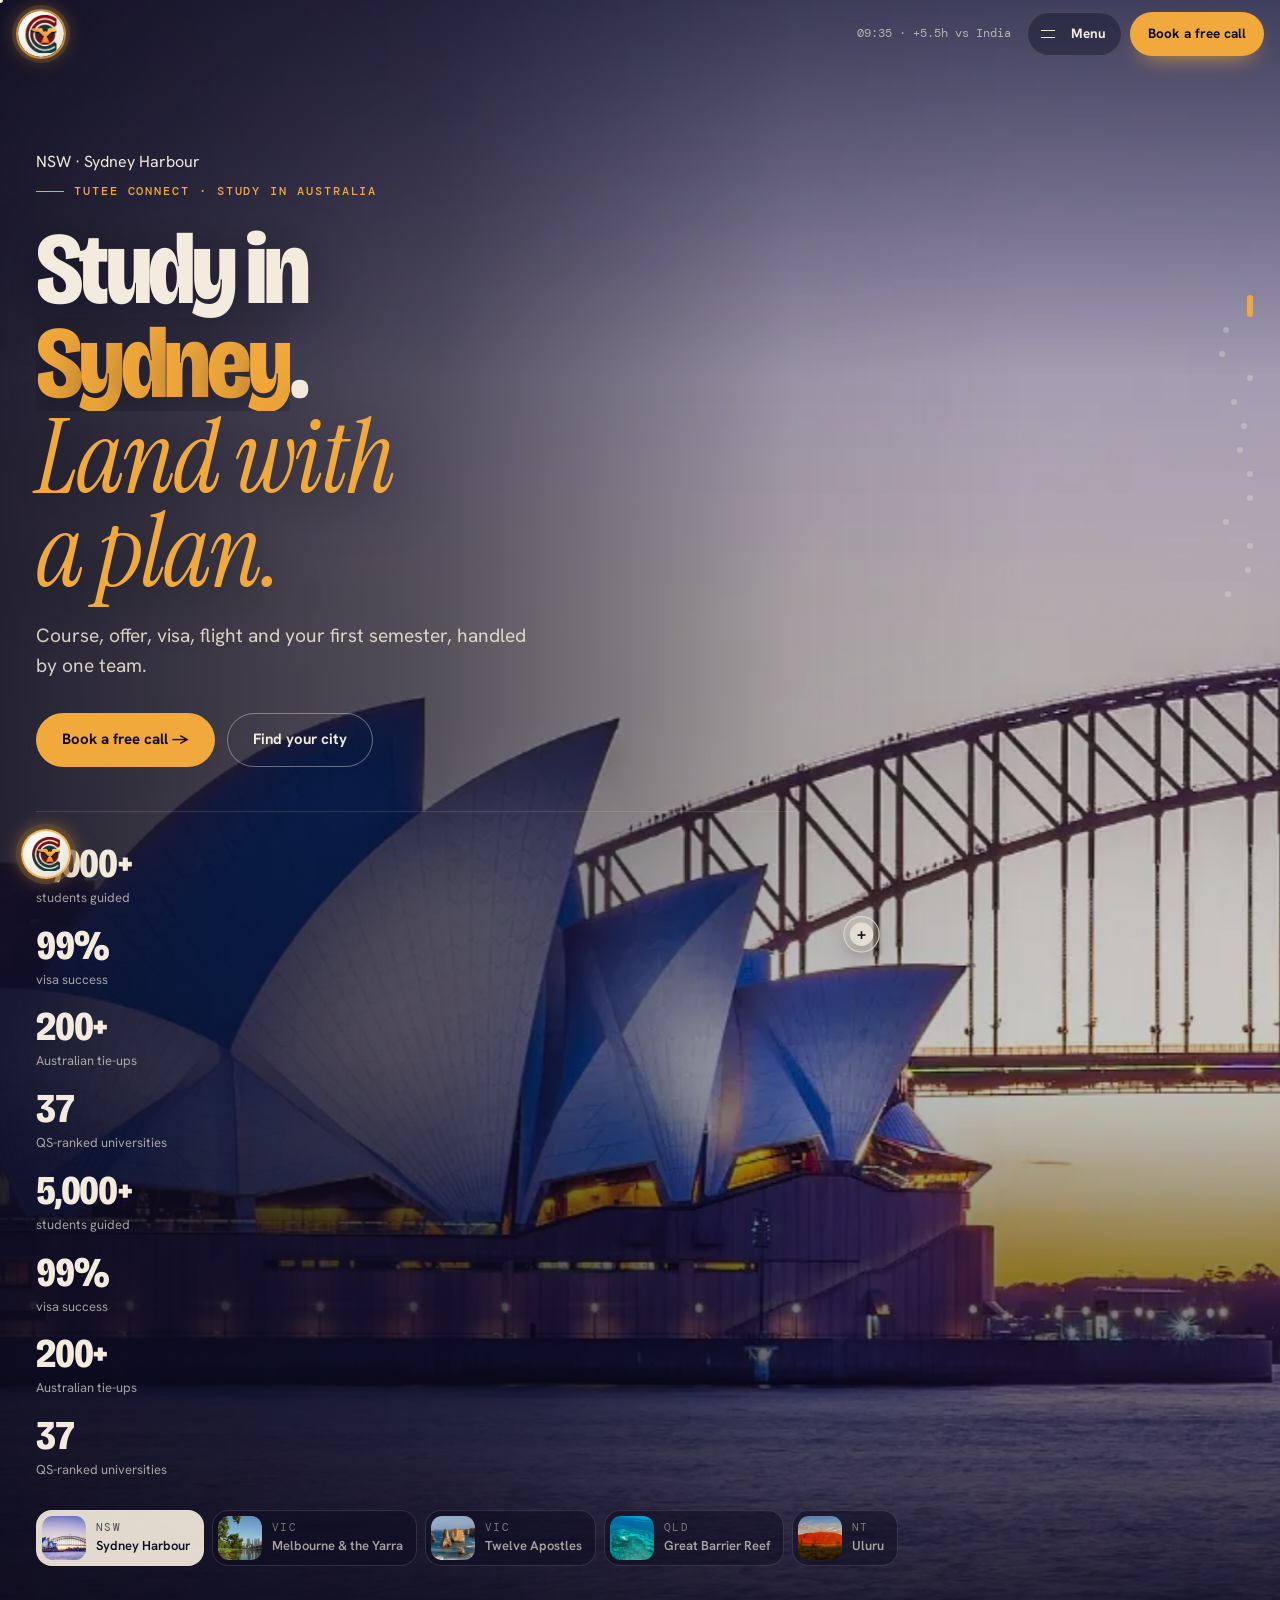
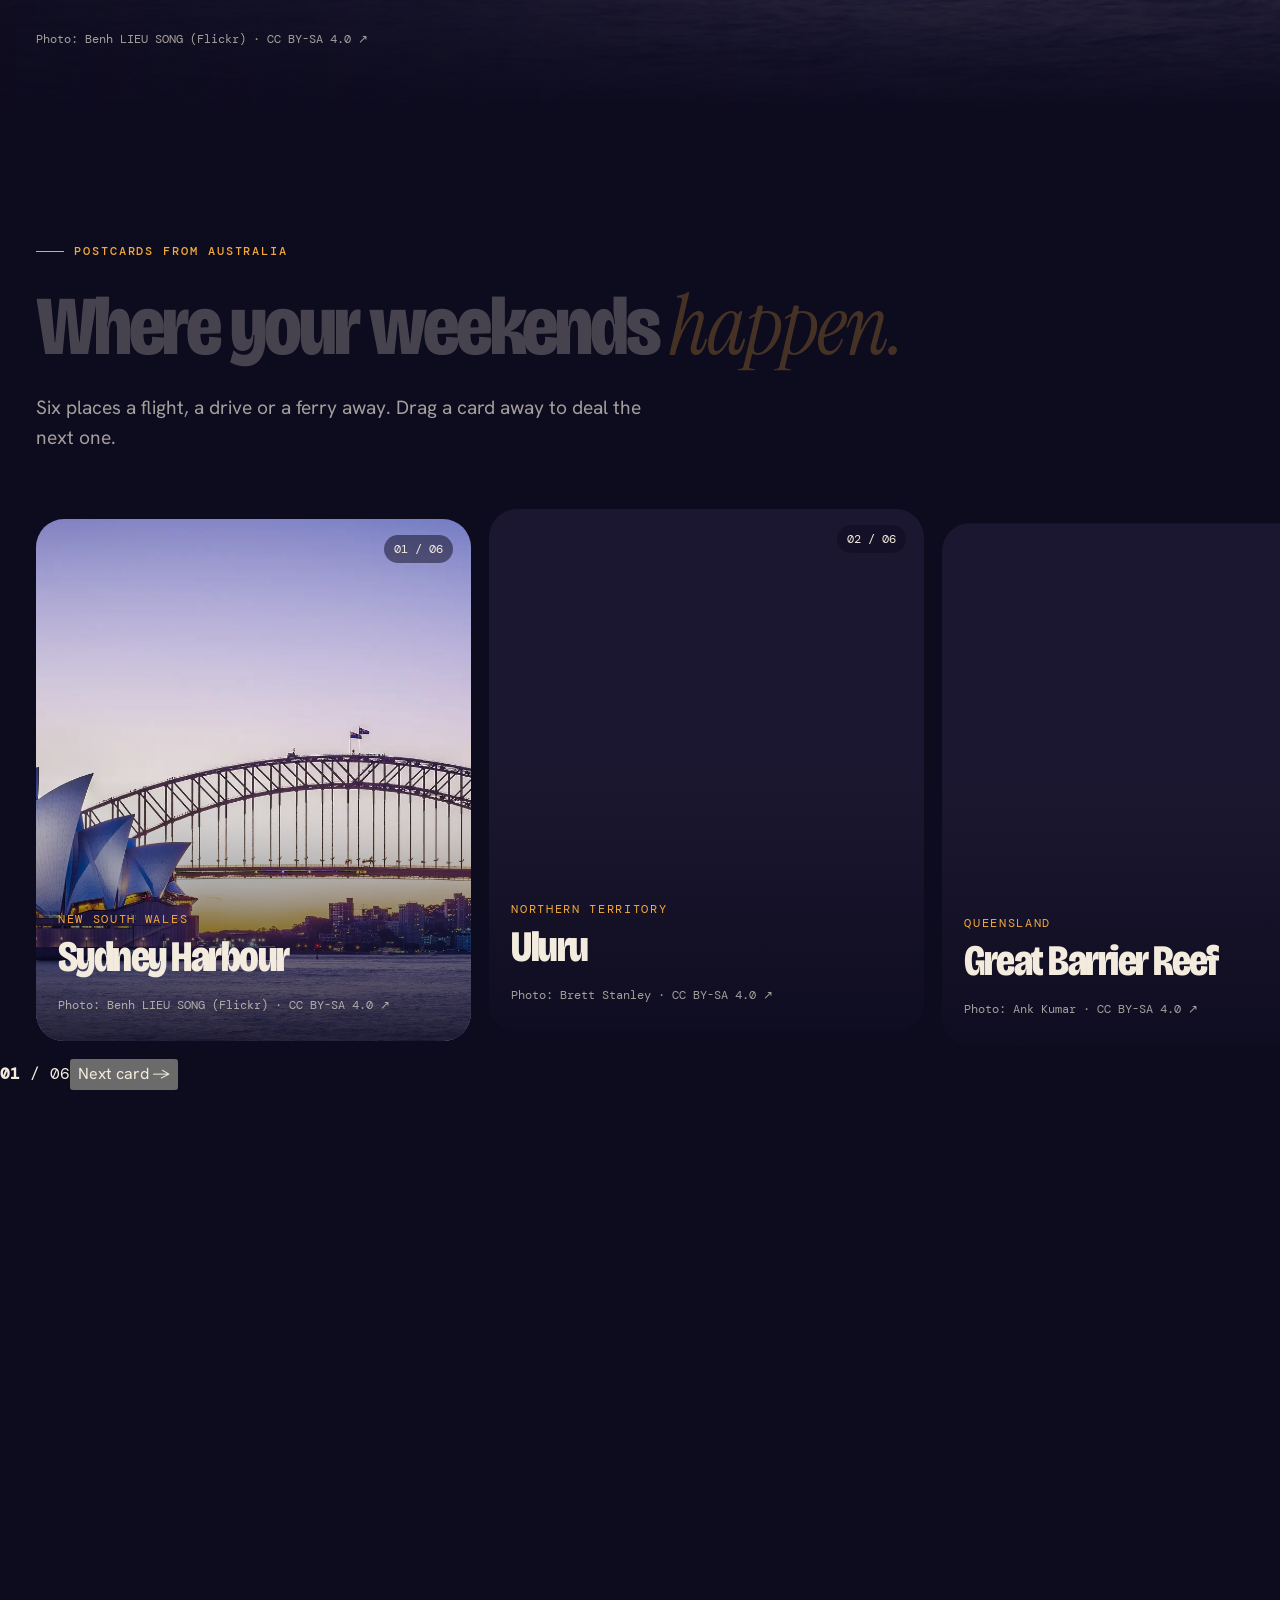
<file: index.html>
<!doctype html>
<html lang="en">
<head>
<meta charset="utf-8">
<meta name="viewport" content="width=device-width,initial-scale=1,viewport-fit=cover">
<link rel="icon" type="image/png" href="mark.png">
<meta name="theme-color" content="#0D0B1E">
<title>Tutee Connect Australia</title>
<meta name="description" content="Study in Australia with Tutee Connect: cities, universities, visas, intakes and a free first consultation.">
<link rel="preconnect" href="https://fonts.googleapis.com"><link rel="preconnect" href="https://fonts.gstatic.com" crossorigin>
<link rel="stylesheet" href="https://fonts.googleapis.com/css2?family=Bricolage+Grotesque:opsz,wdth,wght@12..96,75..100,300..800&family=Hanken+Grotesk:wght@400;500;600;700&family=DM+Mono:wght@400;500&family=Permanent+Marker&family=Caveat:wght@500;700&family=Instrument+Serif:ital@0;1&display=swap">
<link rel="preload" as="image" href="hero-sydney.webp" media="(min-width:900px) and (pointer:fine), (max-width:767px)"><link rel="preload" as="image" href="hero-sydney-m.webp" media="(min-width:768px) and (max-width:899px), (min-width:768px) and (pointer:coarse)">
<style>
.atropos{position:relative;display:block;perspective:1200px;transform:translate3d(0,0,0)}.atropos-rotate-touch{-webkit-tap-highlight-color:transparent;-webkit-touch-callout:none;-webkit-user-select:none;-moz-user-select:none;user-select:none}.atropos-rotate-touch-scroll-y{touch-action:pan-y}.atropos-rotate-touch-scroll-x{touch-action:pan-x}.atropos-rotate-touch{touch-action:none}.atropos-rotate,.atropos-scale{width:100%;height:100%;transform-style:preserve-3d;transition-property:transform;display:block}.atropos-highlight,.atropos-shadow{position:absolute;pointer-events:none;transition-property:transform,opacity;display:block;opacity:0}.atropos-shadow{z-index:-1;background:#000;left:0;top:0;width:100%;height:100%;filter:blur(30px)}.atropos-highlight{left:-50%;top:-50%;width:200%;height:200%;background-image:radial-gradient(circle at 50%,rgba(255,255,255,.25),transparent 50%);z-index:0}.atropos-rotate{position:relative}.atropos-inner{width:100%;height:100%;position:relative;overflow:hidden;transform-style:preserve-3d;transform:translate3d(0,0,0);display:block}.atropos-active{z-index:1}.atropos-active .atropos-shadow{opacity:1!important}::slotted([data-atropos-offset]),[data-atropos-offset]{transition-property:transform}[data-atropos-opacity]{transition-property:opacity}::slotted([data-atropos-offset][data-atropos-opacity]),[data-atropos-offset][data-atropos-opacity]{transition-property:transform,opacity}html.lenis,html.lenis body{
  height: auto;
}.lenis.lenis-smooth{
  scroll-behavior: auto !important;
}.lenis.lenis-smooth [data-lenis-prevent]{
  overscroll-behavior: contain;
}.lenis.lenis-stopped{
  overflow: hidden;
}.lenis.lenis-smooth iframe{
  pointer-events: none;
}:root{
 --ink:#0D0B1E;--bone:#F3EBDD;--saffron:#F2A93B;--coral:#E8735A;--lilac:#C8B6FF;--mint:#9FE3C9;--sky:#7FB2FF;--rose:#F4A6C0;--jade:#2E8B74;
 --glass:rgba(243,235,221,.055);--line:rgba(243,235,221,.14);--dim:rgba(243,235,221,.66);
 --acc:var(--saffron);
 --display:'Bricolage Grotesque','Arial Narrow',system-ui,sans-serif;--body:'Hanken Grotesk',system-ui,-apple-system,'Segoe UI',sans-serif;--mono:'DM Mono',ui-monospace,'SFMono-Regular',Menlo,monospace;--serif:'Instrument Serif',Georgia,serif;
 --w:1240px;--r:22px;--ease:cubic-bezier(.2,.75,.15,1);color-scheme:dark}*{box-sizing:border-box}html{scroll-padding-top:84px}body{margin:0;background:#0D0B1E;color:var(--bone);font-family:var(--body);font-size:16px;line-height:1.55;-webkit-font-smoothing:antialiased;overflow-x:hidden;transition:background-color 1.1s var(--ease)}h1,h2,h3,h4{font-family:var(--display);font-weight:800;line-height:.92;letter-spacing:-.035em;margin:0;text-wrap:balance;font-variation-settings:'wdth' 82,'opsz' 96}h2 em,h1 em{font-family:var(--serif);font-style:italic;font-weight:400;letter-spacing:-.02em;color:var(--acc);font-variation-settings:normal}p{margin:0}a{color:inherit}button{font:inherit;color:inherit;cursor:pointer}:focus-visible{outline:2px solid var(--saffron);outline-offset:3px;border-radius:6px}::selection{background:var(--saffron);color:var(--ink)}.in{position:relative;max-width:var(--w);margin:0 auto;padding-left:max(16px,env(safe-area-inset-left,0px));padding-right:max(16px,env(safe-area-inset-right,0px))}.band{position:relative;padding-block:clamp(84px,11vw,150px)}main>section{position:relative;z-index:1}.k{font-family:var(--mono);font-size:12px;letter-spacing:.16em;text-transform:uppercase;font-weight:500;display:inline-flex;align-items:center;gap:10px;color:var(--acc)}.k::before{content:"";width:28px;height:1px;background:currentColor}.h2{font-size:clamp(48px,7.6vw,118px);margin-top:20px}.lede{font-size:clamp(17px,1.5vw,20px);max-width:56ch;margin-top:22px;color:var(--dim)}.btn{position:relative;display:inline-flex;align-items:center;gap:10px;height:54px;padding:0 26px;border-radius:99px;border:0;font-weight:700;font-size:15px;text-decoration:none;overflow:hidden;isolation:isolate;transition:transform .35s var(--ease)}.btn::before{content:"";position:absolute;inset:0;z-index:-1;border-radius:inherit;background:var(--bone);transform:translateY(101%);transition:transform .45s var(--ease)}.btn:hover::before{transform:none}.btn:hover{color:var(--ink)}.mono{font-family:var(--mono)}#topo{position:fixed;inset:0;width:100%;height:100%;z-index:0;pointer-events:none;opacity:.9}.glow{position:fixed;z-index:0;pointer-events:none;width:70vmax;height:70vmax;left:var(--gx,60%);top:var(--gy,-20%);transform:translate(-50%,-50%);border-radius:50%;background:radial-gradient(closest-side,var(--acc),transparent);opacity:.14;filter:blur(40px);transition:background 1.1s,left 1.6s var(--ease),top 1.6s var(--ease)}.grain{position:fixed;inset:-50%;z-index:60;pointer-events:none;opacity:.07;background-image:url("data:image/svg+xml,%3Csvg xmlns='http://www.w3.org/2000/svg' width='160' height='160'%3E%3Cfilter id='n'%3E%3CfeTurbulence type='fractalNoise' baseFrequency='.9' numOctaves='3' stitchTiles='stitch'/%3E%3C/filter%3E%3Crect width='100%25' height='100%25' filter='url(%23n)'/%3E%3C/svg%3E");animation:gr 1.2s steps(6) infinite}@keyframes gr{0%{transform:translate(0,0)}20%{transform:translate(-6%,4%)}40%{transform:translate(4%,-8%)}60%{transform:translate(-8%,2%)}80%{transform:translate(6%,6%)}}.intro{position:fixed;inset:0;z-index:90;background:#0D0B1E;display:grid;place-items:center;clip-path:inset(0 0 0 0);animation:curtain 1s var(--ease) 2.6s forwards}.intro.go{animation:curtain .9s var(--ease) forwards}.intro .w{display:grid;gap:18px;justify-items:center;text-align:center}.intro .t{font-family:var(--display);font-weight:800;font-size:clamp(34px,5vw,64px);letter-spacing:-.04em;overflow:hidden;font-variation-settings:'wdth' 82}.intro .t span{display:inline-block;animation:up .9s var(--ease) both}.intro .t span:nth-child(2){font-family:var(--serif);font-style:italic;font-weight:400;color:var(--saffron);animation-delay:.12s}.intro .bar{width:min(260px,60vw);height:2px;background:rgba(243,235,221,.15);overflow:hidden}.intro .bar i{display:block;height:100%;background:var(--saffron);animation:load 1.4s var(--ease) forwards}.intro small{font-family:var(--mono);font-size:12px;letter-spacing:.2em;text-transform:uppercase;color:var(--dim)}@keyframes curtain{to{clip-path:inset(0 0 100% 0);visibility:hidden}}@keyframes up{from{transform:translateY(110%)}}@keyframes load{from{width:0}to{width:100%}}.cur{position:fixed;left:0;top:0;z-index:95;pointer-events:none;width:38px;height:38px;margin:-19px 0 0 -19px;border-radius:50%;border:1px solid rgba(243,235,221,.7);mix-blend-mode:difference;transition:width .35s var(--ease),height .35s var(--ease),margin .35s var(--ease),background .3s;display:none}.cur.big{width:84px;height:84px;margin:-42px 0 0 -42px;background:rgba(243,235,221,.95)}.dot{position:fixed;left:0;top:0;z-index:96;width:6px;height:6px;margin:-3px 0 0 -3px;border-radius:50%;background:var(--bone);pointer-events:none;mix-blend-mode:difference;display:none}@media (hover:hover) and (pointer:fine){.cur,.dot{display:block}}.rv{opacity:0;transform:translateY(40px);transition:opacity 1s var(--ease),transform 1.1s var(--ease);transition-delay:var(--d,0s)}.rv.on{opacity:1;transform:none}.split .ln{display:block;overflow:hidden;padding-bottom:.06em;margin-bottom:-.06em}.split .ln>span{display:inline-block;transform:translateY(105%);transition:transform 1.1s var(--ease);transition-delay:calc(var(--i) * .09s)}.split.on .ln>span{transform:none}.mqb{position:relative;z-index:1;overflow:hidden;padding-block:18px;border-block:1px solid var(--line)}.mqb .t{display:flex;width:max-content;font-family:var(--display);font-weight:800;font-size:clamp(64px,10vw,150px);line-height:1;letter-spacing:-.04em;white-space:nowrap;will-change:transform;font-variation-settings:'wdth' 78}.mqb .t span{padding-right:.35em;color:transparent;-webkit-text-stroke:1.2px rgba(243,235,221,.5)}.mqb .t span:nth-child(3n+2){color:var(--acc);-webkit-text-stroke:0;font-family:var(--serif);font-style:italic;font-weight:400;font-variation-settings:normal}.nav{position:sticky;top:env(safe-area-inset-top,0px);z-index:50;padding-block:12px;background:rgba(13,11,30,.55);-webkit-backdrop-filter:blur(16px) saturate(1.4);backdrop-filter:blur(16px) saturate(1.4);border-bottom:1px solid var(--line);transition:transform .5s var(--ease)}.nav.hide{transform:translateY(-100%)}.nav .in{display:flex;align-items:center;gap:14px}.nav .lg{display:flex;align-items:center;background:var(--bone);border-radius:12px;padding:6px 10px;flex:none}.nav .lg img{height:28px;width:auto;display:block}.nav ul{list-style:none;display:flex;gap:2px;margin:0 auto;padding:0}.nav ul a{position:relative;display:flex;align-items:center;gap:7px;padding:8px 11px;border-radius:99px;text-decoration:none;font-size:13.5px;font-weight:600;color:var(--dim);transition:color .3s}.nav ul a i{width:6px;height:6px;border-radius:50%;background:var(--c);transition:transform .3s}.nav ul a:hover,.nav ul a.on{color:var(--bone)}.nav ul a.on i{transform:scale(1.8)}@media (max-width:1080px){.nav ul{display:none}.nav.open ul{display:flex;position:absolute;top:100%;left:0;right:0;flex-direction:column;background:rgba(13,11,30,.96);padding:10px max(16px,env(safe-area-inset-right,0px)) 18px max(16px,env(safe-area-inset-left,0px));border-bottom:1px solid var(--line)}.nav.open ul a{font-size:18px;padding:12px}}.hero{padding-block:clamp(56px,8vw,110px) clamp(64px,9vw,120px)}.hero .in{display:grid;grid-template-columns:minmax(0,1fr) minmax(0,1.05fr);gap:clamp(32px,5vw,72px);align-items:center}.hero h1{font-size:clamp(58px,8.2vw,132px);margin-top:22px}.hero h1 em{display:block;color:var(--saffron)}.rot{display:inline-grid;vertical-align:bottom;overflow:hidden;color:var(--rc,var(--saffron));transition:color .6s}.rot b{grid-area:1/1;font-weight:800;transition:transform .8s var(--ease),opacity .8s var(--ease)}.rot b.out{transform:translateY(-100%);opacity:0}.rot b.pre{transform:translateY(100%);opacity:0;transition:none}.hero .acts{display:flex;flex-wrap:wrap;gap:12px;margin-top:32px}.hero .b1{background:var(--saffron);color:var(--ink)}.hero .b2{background:transparent;color:var(--bone);box-shadow:inset 0 0 0 1px rgba(243,235,221,.4)}.stats{display:grid;grid-template-columns:repeat(4,minmax(0,1fr));margin-top:44px;border-top:1px solid var(--line)}.stats div{padding:16px 12px 0 0}.stats b{display:block;font-family:var(--display);font-weight:800;font-size:clamp(28px,3.2vw,46px);letter-spacing:-.03em;line-height:1;font-variant-numeric:tabular-nums;font-variation-settings:'wdth' 80}.stats span{font-size:13px;color:var(--dim)}.tile{position:relative;border:0;border-radius:var(--r);background:var(--c);color:var(--f);padding:14px;text-align:left;overflow:hidden;display:flex;flex-direction:column;justify-content:space-between;min-width:0;transform-style:preserve-3d;transition:transform .5s var(--ease),box-shadow .5s;box-shadow:0 30px 60px -30px rgba(0,0,0,.6)}.tile::after{content:"";position:absolute;inset:0;background:radial-gradient(circle at var(--mx,50%) var(--my,50%),rgba(255,255,255,.35),transparent 45%);opacity:0;transition:opacity .4s;pointer-events:none}.tile:hover::after{opacity:1}.tile svg{position:absolute;inset:auto -6% 18% auto;width:78%;max-width:180px;height:auto;transition:transform .9s var(--ease)}.tile:hover svg,.tile:focus-visible svg{transform:scale(1.14) rotate(-5deg) translateY(-6px)}.tile .t{font-family:var(--mono);font-size:12px;opacity:.85;position:relative;font-variant-numeric:tabular-nums}.tile .n{position:relative;font-family:var(--display);font-weight:800;font-size:clamp(16px,1.45vw,24px);letter-spacing:-.03em;line-height:.95;font-variation-settings:'wdth' 78}.tile .n small{display:block;font-family:var(--mono);font-weight:400;font-size:12px;letter-spacing:.1em;margin-top:6px;opacity:.75;font-variation-settings:normal}@keyframes tin{from{opacity:0;transform:translateY(40px) rotateX(-25deg)}}@media (max-width:960px){.hero .in{grid-template-columns:1fr}}@media (max-width:520px){.stats{grid-template-columns:repeat(2,minmax(0,1fr))}.stats div{padding-bottom:12px}}.why .in{display:grid;grid-template-columns:minmax(0,.9fr) minmax(0,1.1fr);gap:clamp(32px,5vw,80px)}.why .side{position:sticky;top:120px;align-self:start}.deck{display:grid;gap:30px;padding-bottom:20px}.fact{position:sticky;top:calc(120px + var(--i) * 28px);min-height:340px;border-radius:30px;padding:clamp(24px,3vw,40px);background:var(--c);color:var(--ink);display:grid;grid-template-columns:minmax(0,1fr) auto;gap:10px 20px;align-content:space-between;box-shadow:0 -20px 40px -24px rgba(0,0,0,.7);transform-origin:50% 0;transform:scale(var(--s,1));filter:brightness(var(--b,1));transition:transform .2s linear,filter .2s linear;overflow:hidden}.fact::before{content:"";position:absolute;inset:0;background-image:repeating-radial-gradient(circle at 110% -10%,transparent 0 18px,rgba(13,11,30,.07) 18px 19px);pointer-events:none}.fact .num{font-family:var(--display);font-weight:800;font-size:clamp(96px,13vw,190px);line-height:.8;letter-spacing:-.06em;font-variation-settings:'wdth' 75;font-variant-numeric:tabular-nums}.fact .num small{font-family:var(--serif);font-style:italic;font-weight:400;font-size:.3em;letter-spacing:0;margin-left:6px}.fact svg{width:clamp(64px,8vw,104px);height:auto;position:relative}.fact h3{grid-column:1/-1;font-size:clamp(26px,2.6vw,36px);margin-top:10px;position:relative}.fact p{grid-column:1/-1;max-width:48ch;position:relative;opacity:.82}@media (max-width:860px){.why .in{grid-template-columns:1fr}.why .side{position:static}.fact{top:calc(80px + var(--i) * 14px)}}.slices{display:flex;gap:8px;height:clamp(460px,46vw,580px);margin-top:48px}.slice{flex:1 1 0;min-width:0;border-radius:var(--r);background:var(--c);color:var(--f);position:relative;overflow:hidden;transition:flex 1s var(--ease),height .8s var(--ease);cursor:pointer;border:0;padding:0;text-align:left}.slice::before{content:"";position:absolute;inset:0;background-image:repeating-linear-gradient(115deg,transparent 0 22px,rgba(13,11,30,.06) 22px 23px);pointer-events:none}.slice.on{flex:7 1 0;cursor:default}.slice .body{position:absolute;inset:0;padding:clamp(22px,3vw,40px);display:grid;grid-template-rows:auto 1fr auto;gap:16px;pointer-events:none;min-width:420px}.slice .body>*{opacity:0;transform:translateX(-30px);transition:opacity .5s,transform .8s var(--ease)}.slice.on .body{pointer-events:auto}.slice.on .body>*{opacity:1;transform:none;transition-delay:.25s}.slice.on .body>*:nth-child(2){transition-delay:.33s}.slice.on .body>*:nth-child(3){transition-delay:.41s}.slice .top{display:flex;justify-content:space-between;gap:12px;font-family:var(--mono);font-size:12px;letter-spacing:.08em;font-variant-numeric:tabular-nums}.slice h3{font-size:clamp(54px,6.4vw,100px)}.slice .ds{font-size:17px;max-width:40ch;margin-top:14px}.slice .tags{display:flex;flex-wrap:wrap;gap:8px;margin-top:18px}.slice .tags span{font-family:var(--mono);font-size:12px;padding:6px 11px;border-radius:99px;box-shadow:inset 0 0 0 1px currentColor}.slice .art{position:absolute;right:-4%;bottom:-6%;width:46%;max-width:300px;transform:translateY(30px) rotate(6deg);opacity:.35;transition:transform 1.2s var(--ease),opacity .8s}.slice.on .art{transform:none;opacity:.95}.slice .go{align-self:end;justify-self:start;background:var(--ink);color:var(--bone)}@media (max-width:820px){.slices{flex-direction:column;height:auto}.slice{flex:none;height:64px}.slice.on{height:430px}.slice .body{min-width:0}.slice .art{width:40%}}.mx{display:grid;grid-template-columns:minmax(0,1fr) minmax(0,1fr);gap:clamp(24px,4vw,56px);margin-top:48px;align-items:start}.vibe{position:relative;display:inline-flex;align-items:center;gap:10px;height:50px;padding:0 20px 0 14px;border-radius:99px;border:1px solid var(--line);background:var(--glass);font-weight:600;font-size:15px;overflow:hidden;isolation:isolate;transition:color .4s,border-color .4s,transform .3s var(--ease)}.vibe::before{content:"";position:absolute;inset:0;z-index:-1;background:var(--coral);clip-path:circle(0 at 22px 50%);transition:clip-path .6s var(--ease)}.vibe i{width:22px;height:22px;border-radius:50%;border:1px solid currentColor;display:grid;place-items:center;font-style:normal;font-size:12px}.vibe[aria-pressed="true"]{color:var(--ink);border-color:var(--coral)}.vibe[aria-pressed="true"]::before{clip-path:circle(150% at 22px 50%)}.vibe:hover{transform:translateY(-2px);border-color:rgba(243,235,221,.4)}.res{background:var(--glass);border:1px solid var(--line);-webkit-backdrop-filter:blur(14px);backdrop-filter:blur(14px);border-radius:30px;padding:clamp(22px,3vw,34px)}@keyframes pop{from{opacity:0;transform:translateY(24px)}}.rank{list-style:none;margin:18px 0 0;padding:0;display:grid;gap:9px}.rank li{display:grid;grid-template-columns:110px minmax(0,1fr) 34px;gap:12px;align-items:center;font-size:14px;font-weight:600}.rank .bar{height:8px;border-radius:99px;background:rgba(243,235,221,.08);overflow:hidden}.rank .bar b{display:block;height:100%;width:var(--v);background:var(--c);border-radius:99px;transition:width .9s var(--ease)}.rank .sc{font-family:var(--mono);font-size:12px;text-align:right;font-variant-numeric:tabular-nums;color:var(--dim)}.res .btn{margin-top:22px;background:var(--saffron);color:var(--ink)}@media (max-width:860px){.mx{grid-template-columns:1fr}}.bento{display:grid;grid-template-columns:repeat(4,minmax(0,1fr));grid-auto-rows:minmax(220px,auto);grid-auto-flow:dense;gap:12px;margin-top:22px}.sv{position:relative;border-radius:var(--r);background:var(--glass);border:1px solid var(--line);color:var(--bone);padding:24px;display:flex;flex-direction:column;gap:10px;overflow:hidden;transition:opacity .5s,transform .6s var(--ease),border-color .4s}.sv::before{content:"";position:absolute;inset:-1px;border-radius:inherit;background:radial-gradient(420px circle at var(--mx,-30%) var(--my,-30%),color-mix(in srgb,var(--c) 38%,transparent),transparent 60%);opacity:0;transition:opacity .4s;pointer-events:none}.sv:hover::before{opacity:1}.sv:hover{border-color:color-mix(in srgb,var(--c) 60%,transparent)}.sv>*{position:relative}.sv .st{font-family:var(--mono);font-size:12px;letter-spacing:.14em;text-transform:uppercase;color:var(--c)}.sv h3{font-size:clamp(26px,2.4vw,36px);font-variation-settings:'wdth' 85}.sv.h2 h3{font-size:clamp(38px,4.4vw,66px)}.sv p{font-size:14.5px;max-width:38ch;color:var(--dim)}.sv ul{list-style:none;margin:auto 0 0;padding:14px 0 0;display:grid;gap:6px;font-size:13.5px;border-top:1px solid var(--line)}.sv ul li{display:flex;gap:8px}.sv ul li::before{content:"→";font-family:var(--mono);color:var(--c)}.sv.w2{grid-column:span 2}.sv.h2{grid-row:span 2}@media (max-width:900px){.bento{grid-template-columns:repeat(2,minmax(0,1fr))}}@media (max-width:540px){.bento{grid-template-columns:1fr}.sv.w2{grid-column:auto}.sv.h2{grid-row:auto}}.route .intro2{padding-block:clamp(84px,11vw,140px) 24px}.phases{display:flex;flex-wrap:wrap;gap:8px;margin-top:26px;font-family:var(--mono);font-size:13px}.phases span{padding:7px 14px;border-radius:99px;background:var(--c);color:var(--f)}.hz{position:relative;height:var(--hz,420vh)}.ph{flex:none;width:min(560px,78vw);min-height:min(500px,62vh);border-radius:34px;background:var(--c);color:var(--f);padding:clamp(24px,3vw,40px);position:relative;overflow:hidden;display:flex;flex-direction:column;gap:14px;transform:rotate(var(--rz,0deg)) scale(var(--sc,1));transition:transform .2s linear}.ph::before{content:"";position:absolute;inset:0;background-image:repeating-radial-gradient(circle at 100% 100%,transparent 0 22px,rgba(13,11,30,.07) 22px 23px);pointer-events:none}.ph .num{position:absolute;right:-.06em;top:-.18em;font-family:var(--display);font-weight:800;font-size:clamp(170px,22vw,280px);line-height:1;letter-spacing:-.06em;opacity:.16;font-variation-settings:'wdth' 75}.ph .tg{font-family:var(--mono);font-size:12px;letter-spacing:.1em;text-transform:uppercase;position:relative}.ph h3{font-size:clamp(52px,6vw,90px);margin-top:auto;position:relative}.ph p{font-size:17px;max-width:36ch;position:relative}.ph ul{list-style:none;margin:0;padding:14px 0 0;border-top:1px solid currentColor;display:grid;gap:7px;font-size:14.5px;position:relative}.ph ul li::before{content:"✓  ";font-weight:700}.trail{width:min(var(--w),calc(100% - 32px));margin:0 auto}.trail .ln{position:relative;height:2px;background:var(--line)}.trail .ln b{position:absolute;inset:0 auto 0 0;width:var(--p,0%);background:var(--saffron);box-shadow:0 0 18px var(--saffron)}.trail .lb{display:flex;justify-content:space-between;margin-top:14px;font-family:var(--mono);font-size:12px;letter-spacing:.12em;text-transform:uppercase}.trail .lb span{color:var(--dim);transition:color .4s}.trail .lb span.on{color:var(--saffron)}@media (max-width:760px){.hz{height:auto}.ph{width:auto;min-height:0;transform:none!important}.ph h3{margin-top:60px}.trail{display:none}}@keyframes pls{from{r:12;opacity:.6}to{r:34;opacity:0}}.cd{display:flex;flex-wrap:wrap;gap:clamp(12px,3vw,44px);margin-top:48px;align-items:flex-end}.cd div{display:grid}.cd b{font-family:var(--display);font-weight:800;font-size:clamp(70px,11vw,176px);line-height:.82;letter-spacing:-.05em;font-variant-numeric:tabular-nums;font-variation-settings:'wdth' 75}.cd div:last-child b{color:var(--mint)}.cd span{font-family:var(--mono);font-size:12px;letter-spacing:.16em;text-transform:uppercase;margin-top:12px;color:var(--dim)}.ubar{display:flex;flex-wrap:wrap;gap:12px;align-items:center;justify-content:space-between;margin-top:30px}.ubar .btn{background:var(--sky);color:var(--ink)}.ubar p{font-family:var(--mono);font-size:12.5px;max-width:60ch;color:var(--dim)}.loans{margin-top:clamp(56px,7vw,96px)}@keyframes mq{to{transform:translateX(-50%)}}.stories{overflow:hidden}.rows{display:grid;gap:18px;margin-top:48px}.row{display:flex;gap:18px;width:max-content;animation:mq 80s linear infinite}.row.rev{animation-direction:reverse}.rows:hover .row{animation-play-state:paused}.card{width:340px;flex:none;background:var(--bone);color:var(--ink);border-radius:18px;padding:24px;display:grid;grid-template-columns:minmax(0,1fr) auto;gap:14px;position:relative;transition:transform .6s var(--ease)}.card:hover{transform:translateY(-6px) rotate(-1deg)}.card p{grid-column:1/-1;font-family:var(--serif);font-size:19px;line-height:1.35}.card .who b{display:block;font-family:var(--display);font-weight:800;font-size:20px;letter-spacing:-.02em;line-height:1}.card .who span{font-family:var(--mono);font-size:11.5px;opacity:.65}.card .stamp{width:54px;height:62px;border-radius:4px;background:var(--c);color:var(--f);display:grid;place-items:center;font-family:var(--display);font-weight:800;font-size:20px;outline:2px dashed var(--bone);outline-offset:-5px;transform:rotate(4deg);align-self:end}@media (prefers-reduced-motion:reduce){.row{animation:none;flex-wrap:wrap;width:auto}}.book .in{display:grid;grid-template-columns:minmax(0,1fr) minmax(0,1fr);gap:clamp(28px,5vw,72px)}.contact{display:grid;gap:4px;margin-top:36px}.contact div{display:flex;flex-wrap:wrap;align-items:center;gap:6px 14px;padding:16px 0;border-top:1px solid var(--line)}.contact .lb{font-family:var(--mono);font-size:11.5px;letter-spacing:.12em;text-transform:uppercase;width:100%;color:var(--dim)}.contact b{font-family:var(--display);font-weight:700;font-size:clamp(22px,2.4vw,32px);letter-spacing:-.02em;user-select:all}.contact button,.contact a.sm{height:32px;padding:0 14px;border-radius:99px;border:1px solid var(--line);background:transparent;color:var(--bone);font-weight:600;font-size:12.5px;text-decoration:none;display:inline-flex;align-items:center;transition:background .3s,color .3s}.contact button:hover,.contact a.sm:hover{background:var(--saffron);color:var(--ink)}form.bk{background:var(--glass);border:1px solid var(--line);-webkit-backdrop-filter:blur(14px);backdrop-filter:blur(14px);border-radius:30px;padding:clamp(22px,3vw,36px);display:grid;grid-template-columns:1fr 1fr;gap:14px;align-content:start}form.bk label{display:grid;gap:6px;font-family:var(--mono);font-size:11.5px;letter-spacing:.1em;text-transform:uppercase;min-width:0;color:var(--dim)}form.bk .full{grid-column:1/-1}form.bk input,form.bk select{height:52px;border-radius:14px;border:1px solid var(--line);background:rgba(13,11,30,.45);padding:0 14px;font:500 16px var(--body);color:var(--bone);width:100%;min-width:0;text-transform:none;letter-spacing:0;transition:border-color .3s,background .3s}form.bk input::placeholder{color:rgba(243,235,221,.35)}form.bk input:focus,form.bk select:focus{outline:none;border-color:var(--coral);background:rgba(13,11,30,.7)}form.bk option{background:#1b1730;color:var(--bone)}form.bk .btn{grid-column:1/-1;justify-content:center;background:var(--coral);color:var(--ink);height:56px;font-size:16px}.ready{grid-column:1/-1;font-size:14.5px;background:var(--mint);color:var(--ink);border-radius:14px;padding:14px 16px}.ready[hidden]{display:none}.ready a{font-weight:700}@media (max-width:860px){.book .in{grid-template-columns:1fr}}@media (max-width:480px){form.bk{grid-template-columns:1fr}}footer{position:relative;z-index:1;padding-block:72px 40px;border-top:1px solid var(--line)}footer .big{font-family:var(--display);font-weight:800;font-size:clamp(64px,13vw,210px);line-height:.85;letter-spacing:-.055em;font-variation-settings:'wdth' 75;margin-bottom:56px}footer .big em{font-family:var(--serif);font-style:italic;font-weight:400;color:var(--saffron);letter-spacing:-.02em}footer .in{display:grid;grid-template-columns:minmax(0,1.3fr) minmax(0,1fr);gap:40px}footer .lg{display:inline-flex;background:var(--bone);border-radius:14px;padding:10px 14px}footer .lg img{height:44px;width:auto;display:block}footer p{margin-top:18px;max-width:58ch;color:var(--dim);font-size:15px}footer ul{list-style:none;margin:0;padding:0;display:grid;gap:10px;font-family:var(--mono);font-size:14px}footer .fine{grid-column:1/-1;display:flex;flex-wrap:wrap;justify-content:space-between;gap:10px;border-top:1px solid var(--line);padding-top:20px;font-family:var(--mono);font-size:12px;color:var(--dim)}@media (max-width:760px){footer .in{grid-template-columns:1fr}}.toast{position:fixed;left:50%;bottom:calc(24px + env(safe-area-inset-bottom,0px));transform:translateX(-50%);z-index:80;background:var(--bone);color:var(--ink);padding:12px 18px;border-radius:14px;font-size:14px;box-shadow:0 10px 30px rgba(0,0,0,.4);max-width:calc(100vw - 32px)}@media (prefers-reduced-motion:reduce){*,*::before,*::after{animation-duration:.001ms!important;animation-iteration-count:1!important;transition-duration:.001ms!important;transition-delay:0s!important}.intro{display:none}.rv,.split .ln>span{opacity:1;transform:none}.grain{animation:none}}.rail{position:fixed;z-index:65;right:calc(16px + env(safe-area-inset-right,0px));top:50%;transform:translateY(-50%);display:flex;flex-direction:column;gap:2px}.rail a{position:relative;display:flex;align-items:center;justify-content:flex-end;gap:10px;height:22px;text-decoration:none;color:var(--bone)}.rail i{width:6px;height:6px;border-radius:50%;background:rgba(243,235,221,.3);transition:background-color .3s,color .3s,border-color .3s,box-shadow .3s,transform .3s,opacity .3s,width .4s var(--ease)}.rail a.on i{height:22px;border-radius:99px;background:var(--acc)}.rail span{font-family:var(--mono);font-size:12px;letter-spacing:.1em;text-transform:uppercase;opacity:0;transform:translateX(8px);transition:background-color .3s,color .3s,border-color .3s,box-shadow .3s,transform .3s,opacity .3s,width .35s var(--ease);white-space:nowrap;background:rgba(13,11,30,.7);padding:3px 8px;border-radius:6px}.rail a:hover span,.rail a:focus-visible span{opacity:1;transform:none}@media (max-width:700px){.rail{display:none}}.menu{position:fixed;inset:0;z-index:68;background:#0D0B1E;clip-path:circle(0 at var(--mx,90%) 40px);transition:clip-path .9s var(--ease);overflow:auto;visibility:hidden}.menu.open{clip-path:circle(150% at var(--mx,90%) 40px);visibility:visible}.mn-in{min-height:100%;display:grid;grid-template-columns:minmax(0,1.1fr) minmax(0,.9fr);gap:40px;align-items:center;padding:100px max(24px,env(safe-area-inset-right,0px)) 40px max(24px,env(safe-area-inset-left,0px));max-width:var(--w);margin:0 auto}.mn-l{display:flex;flex-direction:column}.mn-l a{display:block;overflow:hidden;text-decoration:none;font-family:var(--display);font-weight:800;font-size:clamp(34px,5.4vw,72px);line-height:1.02;letter-spacing:-.04em;color:rgba(243,235,221,.35);transition:color .3s;font-variation-settings:'wdth' 80}.mn-l a span{display:inline-block;transform:translateY(105%);transition:transform .8s var(--ease) calc(.15s + var(--i) * .04s)}.menu.open .mn-l a span{transform:none}.mn-l a:hover,.mn-l a.on{color:var(--bone)}.mn-l a:hover span{font-family:var(--serif);font-style:italic;font-weight:400;letter-spacing:-.02em;color:var(--acc)}.mn-ph{aspect-ratio:4/5;border-radius:28px;overflow:hidden;background:#1b1730;position:relative}.mn-ph img{position:absolute;inset:0;width:100%;height:100%;object-fit:cover;transition:opacity .6s,transform 1.2s var(--ease);transform:scale(1.08)}.mn-ph img.on{transform:none}.mn-ph span{position:absolute;left:16px;bottom:14px;font-family:var(--mono);font-size:12px;color:var(--bone);background:rgba(13,11,30,.6);padding:4px 8px;border-radius:6px}.mn-ct{display:flex;flex-wrap:wrap;gap:8px 18px;margin-top:16px;font-size:13px;color:var(--dim)}@media (max-width:800px){.mn-in{grid-template-columns:1fr}.mn-r{display:none}}.hero{padding-top:clamp(110px,12vw,150px)}.dp-stack{position:relative;height:clamp(360px,38vw,540px);perspective:1200px;touch-action:pan-y;cursor:grab}.dp-stack:active{cursor:grabbing}.dp{position:absolute;inset:0;margin:auto;width:86%;height:86%;border-radius:26px;overflow:hidden;background:#1b1730;box-shadow:0 40px 80px -30px rgba(0,0,0,.8),0 0 0 1px rgba(243,235,221,.1);transform:translate3d(var(--x,0),var(--y,0),0) rotate(var(--r,0deg)) scale(var(--s,1));transition:transform .8s var(--ease),filter .8s,opacity .6s;filter:brightness(var(--b,1));will-change:transform}.dp.drag{transition:none}.dp img{position:absolute;inset:-6%;width:112%;height:112%;object-fit:cover;transform:translate(var(--px,0),var(--py,0));transition:transform .4s ease-out}.dp::after{content:"";position:absolute;inset:0;background:linear-gradient(transparent 55%,rgba(13,11,30,.7));pointer-events:none}.dp .tag{position:absolute;left:20px;bottom:18px;z-index:1;font-family:var(--display);font-weight:800;font-size:clamp(22px,2.4vw,34px);letter-spacing:-.03em;line-height:1}.dp .tag small{display:block;font-family:var(--mono);font-weight:400;font-size:12px;letter-spacing:.12em;text-transform:uppercase;margin-bottom:6px;color:var(--acc)}.places{position:relative;padding-block:clamp(84px,10vw,140px) clamp(60px,8vw,110px)}.reel{display:flex;gap:18px;overflow-x:auto;overflow-y:hidden;margin-top:44px;padding:10px max(16px,calc((100vw - var(--w))/2 + 16px)) 30px;scrollbar-width:none;cursor:grab;scroll-snap-type:x proximity;overscroll-behavior-x:contain}.reel::-webkit-scrollbar{display:none}.reel.drag{cursor:grabbing;scroll-snap-type:none}.pc{flex:none;width:clamp(260px,34vw,500px);scroll-snap-align:center;position:relative}.pc .fr{position:relative;height:clamp(340px,58vh,600px);border-radius:28px;overflow:hidden;background:#1b1730;transform:translateY(var(--ty,0));transition:transform .2s linear}.pc .fr img{position:absolute;top:-4%;left:-18%;width:136%;height:108%;object-fit:cover;transform:translateX(var(--pp,0)) scale(1.02);transition:transform .9s var(--ease);pointer-events:none;user-select:none;-webkit-user-drag:none}.pc:hover .fr img{transform:translateX(var(--pp,0)) scale(1.1)}.pc .fr::after{content:"";position:absolute;inset:0;background:linear-gradient(transparent 50%,rgba(13,11,30,.85));pointer-events:none}.pc .ov{position:absolute;left:22px;right:22px;bottom:20px;z-index:1}.pc .ov small{font-family:var(--mono);font-size:12px;letter-spacing:.14em;text-transform:uppercase;color:var(--acc)}.pc .ov h3{font-size:clamp(30px,3.4vw,52px);margin-top:6px}.pc .ov p{font-size:14.5px;color:rgba(243,235,221,.85);margin-top:10px;max-width:36ch;max-height:0;opacity:0;overflow:hidden;transition:max-height .6s var(--ease),opacity .5s}.pc:hover .ov p,.pc:focus-within .ov p{max-height:6em;opacity:1}.pc .cr{display:block;margin-top:10px;font-family:var(--mono);font-size:11.5px;color:var(--dim);text-decoration:none}.pc .cr:hover{color:var(--bone)}.pc .ix{position:absolute;right:18px;top:16px;z-index:1;font-family:var(--mono);font-size:12px;color:var(--bone);background:rgba(13,11,30,.5);-webkit-backdrop-filter:blur(8px);backdrop-filter:blur(8px);padding:5px 10px;border-radius:99px}@media (hover:none){.pc .ov p{max-height:none;opacity:1}}.cursor-lab{position:fixed;left:0;top:0;z-index:97;pointer-events:none;width:84px;height:84px;margin:-42px 0 0 -42px;border-radius:50%;display:grid;place-items:center;font-family:var(--mono);font-size:12px;letter-spacing:.14em;text-transform:uppercase;color:var(--ink);background:var(--acc);transform:scale(0);transition:transform .35s var(--ease)}.cursor-lab.on{transform:scale(1)}footer .big .phx{background-image:var(--phimg);background-size:cover;background-position:var(--bx,50%) var(--by,50%);-webkit-background-clip:text;background-clip:text;color:transparent;font-family:var(--display);font-style:normal;font-weight:800;letter-spacing:-.055em;font-variation-settings:'wdth' 75;transition:background-position .6s ease-out}.big .phx{display:inline-block;padding-right:.05em}.book{overflow:hidden}.book .phb{position:absolute;inset:0;z-index:-1;opacity:.28;background-image:var(--phimg2);background-size:cover;background-position:center;-webkit-mask:linear-gradient(90deg,transparent,#000 70%);mask:linear-gradient(90deg,transparent,#000 70%);transform:scale(1.1) translateY(var(--ty2,0));transition:transform .2s linear}#bg{position:fixed;inset:0;width:100%;height:100%;z-index:0;pointer-events:none}.hero.hx{position:relative;display:flex;flex-direction:column;justify-content:flex-end;min-height:clamp(640px,100svh,1040px);padding:0;overflow:hidden;isolation:isolate}.hx-stage{position:absolute;inset:0;z-index:-2;overflow:hidden;background:#0D0B1E}.hx-layer{position:absolute;inset:0;opacity:0;transition:opacity 1.8s ease-in-out}.hx-layer.live{opacity:1;animation:kbz 9s linear both}.hx-layer.out{opacity:0;transition-duration:1.8s}.hx-layer.live.out{opacity:0}@keyframes kbz{from{transform:scale(1.0)}to{transform:scale(1.07)}}.hx-wrap{position:absolute;will-change:transform;transform-origin:50% 40%}.hx-wrap img{position:absolute;inset:0;width:100%;height:100%;object-fit:cover;user-select:none;-webkit-user-drag:none}.hx-base{filter:brightness(.8) saturate(1.05)}@keyframes kb{from{transform:scale(1.08);filter:brightness(.4) saturate(.6)}}@property --lr{syntax:'<length>';inherits:true;initial-value:0px}.hx-shade{position:absolute;inset:0;z-index:-1;pointer-events:none;background:linear-gradient(90deg,rgba(13,11,30,.86) 0%,rgba(13,11,30,.55) 34%,rgba(13,11,30,.08) 62%,transparent 80%),linear-gradient(180deg,rgba(13,11,30,.55) 0%,transparent 22%,transparent 62%,#0D0B1E 100%)}.hx-copy{position:relative;z-index:3;width:100%;padding-top:150px;will-change:transform,opacity}.hx-copy h1{font-size:clamp(56px,8vw,128px);max-width:11ch;text-shadow:0 10px 50px rgba(13,11,30,.5)}.hx-copy .lede{color:rgba(243,235,221,.86);max-width:46ch}.hx-copy .stats{max-width:640px}.hx-pin{position:absolute;z-index:3;width:0;height:0;border:0;background:none;padding:0;cursor:pointer;animation:pin .8s var(--ease) both;animation-delay:calc(1s + var(--d))}@keyframes pin{from{opacity:0;transform:scale(.4)}}.hx-pin i{position:absolute;left:-11px;top:-11px;width:22px;height:22px;border-radius:50%;background:rgba(243,235,221,.95);box-shadow:0 0 0 6px rgba(243,235,221,.25),0 6px 18px rgba(0,0,0,.4)}.hx-pin i::after{content:"";position:absolute;inset:-6px;border-radius:50%;border:1.5px solid rgba(243,235,221,.8);animation:pp 2.2s ease-out infinite}.hx-pin i::before{content:"+";position:absolute;inset:0;display:grid;place-items:center;font:700 15px/1 var(--body);color:var(--ink);transition:transform .4s var(--ease)}@keyframes pp{to{transform:scale(2.4);opacity:0}}.hx-pin span{position:absolute;left:20px;top:-14px;width:240px;padding:12px 14px;border-radius:14px;background:rgba(13,11,30,.72);-webkit-backdrop-filter:blur(14px);backdrop-filter:blur(14px);box-shadow:inset 0 0 0 1px rgba(243,235,221,.18);color:var(--dim);font-size:13px;line-height:1.45;text-align:left;opacity:0;transform:translateX(-8px) scale(.96);transform-origin:left top;transition:opacity .35s,transform .45s var(--ease);pointer-events:none}.hx-pin span b{display:block;color:var(--bone);font-family:var(--display);font-size:17px;letter-spacing:-.02em;margin-bottom:4px}.hx-pin:hover span,.hx-pin:focus-visible span,.hx-pin.open span{opacity:1;transform:none}.hx-pin:hover i::before,.hx-pin.open i::before{transform:rotate(45deg)}.hx-pin:hover,.hx-pin.open{z-index:6}.hx-bar{position:relative;z-index:3;width:100%;display:flex;flex-wrap:wrap;align-items:flex-end;justify-content:space-between;gap:14px;padding-block:28px 34px}.hx-th{display:flex;gap:8px;flex-wrap:wrap}.hx-th button{position:relative;display:flex;align-items:center;gap:10px;height:56px;padding:6px 14px 6px 6px;border:0;border-radius:16px;background:rgba(13,11,30,.5);-webkit-backdrop-filter:blur(12px);backdrop-filter:blur(12px);box-shadow:inset 0 0 0 1px rgba(243,235,221,.14);color:var(--dim);font-weight:600;font-size:13px;text-align:left;overflow:hidden;transition:background .3s,color .3s,transform .35s var(--ease)}.hx-th button:hover{transform:translateY(-3px);color:var(--bone)}.hx-th button.on{background:rgba(243,235,221,.92);color:var(--ink)}.hx-th img{width:44px;height:44px;border-radius:11px;object-fit:cover}.hx-th small{display:block;font-family:var(--mono);font-weight:400;font-size:11px;letter-spacing:.12em;opacity:.7}.hx-th u{position:absolute;left:0;right:0;bottom:0;height:3px;text-decoration:none}.hx-th u i{display:block;height:100%;background:var(--acc);transform-origin:0 50%;transform:scaleX(0)}.hx-th button:not(.on) u i{transform:scaleX(0)!important}.hx-cr{font-size:12px;color:var(--dim)}.hx-cr a{color:var(--dim);text-decoration:none}.hx-cr a:hover{color:var(--bone)}@media (max-width:760px){.hero.hx{min-height:auto}.hx-stage{bottom:auto;height:min(78svh,640px)}.hx-copy{padding-top:min(44svh,360px)}.hx-shade{bottom:auto;height:min(78svh,640px);background:linear-gradient(180deg,rgba(13,11,30,.55) 0%,transparent 18%,transparent 40%,rgba(13,11,30,.75) 66%,#0D0B1E 100%)}.hx-th{flex-wrap:nowrap;overflow-x:auto;width:100%;scrollbar-width:none}.hx-th button{flex:none}.hx-pin span{width:200px}}.hero.hx .hx-copy{display:block}.hero.hx .hx-bar{display:flex}.sr{position:absolute;width:1px;height:1px;overflow:hidden;clip:rect(0 0 0 0);white-space:nowrap}@keyframes blink{50%{opacity:.25}}.vs{font-size:11.5px;letter-spacing:.12em;white-space:nowrap;color:var(--dim)}.caret{display:inline-block;width:9px;height:16px;vertical-align:-3px;background:var(--mint);animation:blink 1s steps(2) infinite}.qx{margin-top:44px;display:grid;gap:16px}.qx-search{position:relative;display:flex;align-items:center;gap:14px;height:68px;padding:0 18px 0 22px;border-radius:22px;background:rgba(10,8,26,.7);-webkit-backdrop-filter:blur(14px);backdrop-filter:blur(14px);cursor:text;isolation:isolate}.qx-search::before{content:"";position:absolute;inset:0;border-radius:inherit;padding:1.5px;background:conic-gradient(from var(--ang,0deg),rgba(243,235,221,.12),var(--acc),rgba(243,235,221,.12) 40%,rgba(243,235,221,.12) 60%,var(--acc),rgba(243,235,221,.12));-webkit-mask:linear-gradient(#000 0 0) content-box,linear-gradient(#000 0 0);-webkit-mask-composite:xor;mask-composite:exclude;z-index:-1}.qx-search:focus-within{box-shadow:0 0 0 4px color-mix(in srgb,var(--acc) 22%,transparent),0 0 60px -10px var(--acc)}.qx-ic svg{width:24px;height:24px;fill:none;stroke:var(--acc);stroke-width:2;stroke-linecap:round;display:block}#qxIn{flex:1;min-width:0;height:100%;border:0;background:transparent;color:var(--bone);font:500 clamp(16px,1.6vw,20px) var(--body);outline:none}#qxIn::placeholder{color:rgba(243,235,221,.4)}#qxIn::-webkit-search-cancel-button{filter:invert(1)}.qx-search kbd{font-size:12px;padding:4px 9px;border-radius:7px;background:rgba(243,235,221,.08);box-shadow:inset 0 0 0 1px var(--line);color:var(--dim)}.qx-chips{display:flex;flex-wrap:wrap;gap:8px}.qx-chips button{display:inline-flex;align-items:center;gap:8px;height:38px;padding:0 8px 0 16px;border:0;border-radius:99px;background:rgba(243,235,221,.05);box-shadow:inset 0 0 0 1px var(--line);color:var(--dim);font-weight:600;font-size:13.5px;transition:background-color .3s,color .3s,border-color .3s,box-shadow .3s,transform .3s,opacity .3s,width .35s var(--ease)}.qx-chips button span{font-size:12px;min-width:24px;height:24px;display:grid;place-items:center;border-radius:99px;background:rgba(243,235,221,.08)}.qx-chips button:hover{color:var(--bone)}.qx-chips button[aria-pressed="true"]{background:var(--acc);color:var(--ink);box-shadow:0 0 24px -4px var(--acc)}.qx-chips button[aria-pressed="true"] span{background:rgba(13,11,30,.18)}.qx-grid{display:grid;grid-template-columns:minmax(0,.95fr) minmax(0,1.05fr);gap:16px;align-items:start}.qx-list{display:grid;gap:8px;max-height:560px;overflow:auto;padding:2px;scrollbar-width:thin;scrollbar-color:rgba(243,235,221,.2) transparent}.qx-q{position:relative;display:grid;grid-template-columns:44px minmax(0,1fr) auto;gap:10px;align-items:center;width:100%;padding:16px 16px 16px 14px;border:0;border-radius:16px;background:rgba(243,235,221,.04);box-shadow:inset 0 0 0 1px rgba(243,235,221,.08);color:var(--bone);text-align:left;transition:background .3s,box-shadow .3s,transform .35s var(--ease)}.qx-q>span{font-size:11.5px;color:var(--dim)}.qx-q b{font-weight:600;font-size:15.5px;line-height:1.35}.qx-q i{font-style:normal;font-size:11.5px;letter-spacing:.12em;text-transform:uppercase;color:var(--dim)}.qx-q:hover{transform:translateX(4px);background:rgba(243,235,221,.07)}.qx-q.on{background:color-mix(in srgb,var(--acc) 14%,transparent);box-shadow:inset 0 0 0 1px var(--acc),0 0 34px -12px var(--acc)}.qx-q.on>span,.qx-q.on i{color:var(--acc)}.qx-q.on::before{content:"";position:absolute;left:-1px;top:14px;bottom:14px;width:3px;border-radius:9px;background:var(--acc);box-shadow:0 0 12px var(--acc)}.qx mark{background:color-mix(in srgb,var(--acc) 35%,transparent);color:inherit;border-radius:4px;padding:0 2px}.qx-none{display:grid;gap:6px;padding:22px;border-radius:16px;background:rgba(243,235,221,.04);box-shadow:inset 0 0 0 1px var(--line);color:var(--dim);font-size:14px}.qx-none b{color:var(--bone)}.qx-panel{position:sticky;top:110px;border-radius:24px;padding:24px;background:rgba(10,8,26,.72);-webkit-backdrop-filter:blur(16px);backdrop-filter:blur(16px);box-shadow:inset 0 0 0 1px rgba(243,235,221,.12),0 40px 90px -40px rgba(0,0,0,.8);overflow:hidden;min-height:380px;display:flex;flex-direction:column;gap:14px}.qx-panel::before{content:"";position:absolute;inset:0;pointer-events:none;background:repeating-linear-gradient(0deg,rgba(255,255,255,.02) 0 1px,transparent 1px 3px)}.qx-panel::after{content:"";position:absolute;left:0;right:0;top:-40%;height:40%;pointer-events:none;background:linear-gradient(180deg,transparent,color-mix(in srgb,var(--acc) 10%,transparent),transparent);opacity:0}.qx-panel.busy::after{opacity:1;animation:scan 1.1s linear infinite}@keyframes scan{to{top:110%}}.qx-head{display:flex;align-items:center;gap:12px;padding-bottom:14px;border-bottom:1px solid var(--line)}.qx-head b{display:block;font-size:15px}.qx-head small{font-size:11.5px;color:var(--acc)}.qx-id{margin-left:auto;font-size:12px;letter-spacing:.12em;text-transform:uppercase;color:var(--dim);padding:5px 10px;border-radius:99px;box-shadow:inset 0 0 0 1px var(--line)}.qx-orb{position:relative;width:44px;height:44px;flex:none}.qx-orb i{position:absolute;inset:0;border-radius:50%;border:1.5px solid transparent;border-top-color:var(--acc);border-right-color:color-mix(in srgb,var(--acc) 40%,transparent);animation:spin 3s linear infinite}.qx-orb i:nth-child(2){inset:6px;animation-duration:2s;animation-direction:reverse;border-top-color:var(--bone)}.qx-orb i:nth-child(3){inset:12px;animation-duration:1.4s}.qx-orb b{position:absolute;inset:17px;border-radius:50%;background:var(--acc);box-shadow:0 0 16px var(--acc),0 0 30px var(--acc)}.busy .qx-orb i{animation-duration:.6s}@keyframes spin{to{transform:rotate(360deg)}}.qx-panel h3{position:relative;font-size:clamp(24px,2.4vw,34px);line-height:1.05}.qx-a{position:relative;font-size:16px;line-height:1.7;color:rgba(243,235,221,.86);min-height:7em}.qx-tags{position:relative;display:flex;flex-wrap:wrap;gap:8px}.qx-tags span{font-family:var(--mono);font-size:11.5px;padding:6px 11px;border-radius:99px;background:color-mix(in srgb,var(--acc) 12%,transparent);box-shadow:inset 0 0 0 1px color-mix(in srgb,var(--acc) 45%,transparent);color:var(--bone);animation:pop .5s var(--ease) both;animation-delay:var(--d)}.qx-foot{position:relative;margin-top:auto;display:flex;flex-wrap:wrap;align-items:center;justify-content:space-between;gap:12px;padding-top:16px;border-top:1px solid var(--line);font-size:12.5px;color:var(--dim)}.qx-foot span{max-width:34ch}.qx-foot .btn{height:46px;background:var(--acc);color:var(--ink);font-size:14px}@media (max-width:860px){.qx-grid{grid-template-columns:1fr}.qx-panel{position:relative;top:auto;order:-1}.qx-list{max-height:none}.qx-search{height:58px}.qx-search kbd{display:none}}.reel.hov{scroll-snap-type:none}.slices{counter-reset:city;gap:10px}.slice{counter-increment:city;background:color-mix(in srgb,var(--c) 9%,rgba(10,8,26,.82));color:var(--bone);box-shadow:inset 0 0 0 1px color-mix(in srgb,var(--c) 30%,transparent);-webkit-backdrop-filter:blur(10px);backdrop-filter:blur(10px);isolation:isolate}.slice::before{background-image:linear-gradient(color-mix(in srgb,var(--c) 10%,transparent) 1px,transparent 1px),linear-gradient(90deg,color-mix(in srgb,var(--c) 10%,transparent) 1px,transparent 1px);background-size:26px 26px;opacity:.7;-webkit-mask:linear-gradient(180deg,#000,transparent 85%);mask:linear-gradient(180deg,#000,transparent 85%)}.slice::after{content:"";position:absolute;left:0;right:0;bottom:0;height:0;z-index:-1;background:var(--c);opacity:.22;transition:height .6s var(--ease)}.slice:not(.on):hover::after{height:100%}.slice:not(.on):hover{box-shadow:inset 0 0 0 1px var(--c),0 0 40px -12px var(--c)}.slice:not(.on) .top{opacity:0}.slice.on{box-shadow:inset 0 0 0 1px var(--c),0 30px 80px -30px color-mix(in srgb,var(--c) 70%,transparent);background:color-mix(in srgb,var(--c) 14%,rgba(10,8,26,.88))}.slice.on::after{height:4px;opacity:1;box-shadow:0 0 20px var(--c)}.slice .top{padding-bottom:14px;border-bottom:1px dashed color-mix(in srgb,var(--c) 45%,transparent);color:var(--c)}.slice .top span:first-child::before{content:"● ";animation:blink 1.6s steps(2) infinite}.slice h3{color:var(--bone);font-size:clamp(58px,7vw,108px);letter-spacing:-.045em}.slice h3::after{content:".";color:var(--c)}.slice .ds{color:rgba(243,235,221,.82)}.slice .tags span{box-shadow:inset 0 0 0 1px color-mix(in srgb,var(--c) 45%,transparent);background:color-mix(in srgb,var(--c) 10%,transparent);color:var(--bone)}.slice .tags span:last-child{background:var(--c);color:var(--ink);box-shadow:none}.slice .go{background:var(--c);color:var(--ink);box-shadow:0 0 30px -6px var(--c)}.slice .art{color:var(--c);opacity:0;width:52%;max-width:340px;right:-2%;bottom:-4%;filter:drop-shadow(0 0 30px color-mix(in srgb,var(--c) 50%,transparent))}.slice.on .art{opacity:.22}.slice .art *{fill:none!important;stroke:var(--c);stroke-width:1.6}@media (max-width:820px){.slice.on{flex:none;height:440px}.slice .art{width:44%}}.stories .table{position:relative;margin-top:44px;height:clamp(720px,62vw,860px);border-radius:32px;overflow:hidden;touch-action:pan-y;background:rgba(10,8,26,.55);-webkit-backdrop-filter:blur(8px);backdrop-filter:blur(8px);box-shadow:inset 0 0 0 1px rgba(243,235,221,.12);background-image:radial-gradient(rgba(243,235,221,.12) 1px,transparent 1.5px);background-size:22px 22px}.note{position:absolute;width:min(270px,70vw);padding:26px 20px 18px;background:var(--nc);color:#1C1830;border-radius:3px 3px 18px 3px;box-shadow:0 22px 34px -20px rgba(0,0,0,.75),inset 0 -14px 20px -16px rgba(0,0,0,.18);cursor:grab;user-select:none;-webkit-user-select:none;touch-action:none;transition:box-shadow .3s}.note:active{cursor:grabbing}.note.lift{box-shadow:0 40px 50px -24px rgba(0,0,0,.85)}.note::before{content:"";position:absolute;left:50%;top:-12px;width:96px;height:26px;transform:translateX(-50%) rotate(-3deg);background:var(--tape);opacity:.85;box-shadow:0 2px 4px rgba(0,0,0,.15)}.note::after{content:"";position:absolute;right:0;bottom:0;width:26px;height:26px;background:linear-gradient(315deg,rgba(13,11,30,.9) 50%,rgba(0,0,0,.15) 50%);border-radius:0 0 18px 0;opacity:.35}.note .stars{font-family:'Permanent Marker',cursive;color:#E8735A;font-size:17px;letter-spacing:2px}.note blockquote{margin:8px 0 0;font-family:'Caveat',cursive;font-weight:500;font-size:22px;line-height:1.15}.note figcaption{margin-top:12px}.note b{display:block;font-family:var(--display);font-size:19px;letter-spacing:-.02em}.note small{font-family:var(--mono);font-size:12px;opacity:.7}.tablehint{position:absolute;right:26px;bottom:20px;font-family:'Permanent Marker',cursive;font-size:22px;color:var(--acc);transform:rotate(-4deg);pointer-events:none}@media (max-width:700px){.stories .table{height:auto;display:grid;gap:26px;padding:34px 16px}.note{position:relative;left:auto!important;top:auto!important;width:auto;cursor:default}.tablehint{display:none}}.pass{position:relative;display:grid;grid-template-columns:minmax(0,1fr) minmax(260px,330px);margin-top:44px;filter:drop-shadow(0 40px 60px rgba(0,0,0,.55));transform:rotate(-.6deg);transition:transform .6s var(--ease)}.pass:hover{transform:rotate(0)}@keyframes flip{0%{transform:rotateX(90deg);opacity:0}100%{transform:none;opacity:1}}@keyframes fly{0%{offset-distance:0%;opacity:0}10%{opacity:1}85%{opacity:1}100%{offset-distance:100%;opacity:0}}.contact.desk{grid-template-columns:repeat(3,minmax(0,1fr));gap:12px;margin-top:28px}.contact.desk div{border-top:0;padding:16px 18px;border-radius:18px;background:rgba(243,235,221,.05);box-shadow:inset 0 0 0 1px var(--line)}.contact.desk b{font-size:clamp(17px,1.6vw,22px)}@media (max-width:900px){.pass{grid-template-columns:1fr;transform:none}.contact.desk{grid-template-columns:1fr}}.book .in.chx{display:grid;grid-template-columns:minmax(0,1fr) minmax(320px,420px);gap:clamp(28px,5vw,80px);align-items:start}.ch-sum{margin-top:30px;border-radius:22px;padding:18px 20px;background:rgba(10,8,26,.55);-webkit-backdrop-filter:blur(10px);backdrop-filter:blur(10px);box-shadow:inset 0 0 0 1px var(--line)}.ch-sum-h{display:flex;justify-content:space-between;font-size:12px;letter-spacing:.16em;text-transform:uppercase;color:var(--acc);padding-bottom:10px;border-bottom:1px dashed var(--line)}.ch-sum dl{margin:0;display:grid;grid-template-columns:repeat(5,minmax(0,1fr));gap:10px;padding-top:12px}.ch-sum dl div{min-width:0}.ch-sum dt{font-size:11.5px;letter-spacing:.12em;text-transform:uppercase;color:var(--dim)}.ch-sum dd{margin:4px 0 0;font-weight:700;font-size:14.5px;color:rgba(243,235,221,.35);overflow:hidden;text-overflow:ellipsis;white-space:nowrap;transition:color .4s}.ch-sum .ok dd{color:var(--bone);animation:pop .5s var(--ease)}.chx .contact.desk{grid-template-columns:repeat(3,minmax(0,1fr));margin-top:16px}.chx .contact.desk b{font-size:clamp(14px,1.25vw,18px)}.phone{position:relative;height:min(640px,82vh);border-radius:46px;padding:12px;background:#0B0A16;box-shadow:inset 0 0 0 2px rgba(243,235,221,.14),0 0 0 8px rgba(243,235,221,.05),0 50px 90px -30px rgba(0,0,0,.85),0 0 90px -30px var(--acc);display:flex;flex-direction:column;overflow:hidden;transform:rotate(1.5deg);transition:transform .6s var(--ease)}.phone:hover,.phone:focus-within{transform:none}.ph-notch{position:absolute;left:50%;top:12px;width:110px;height:26px;margin-left:-55px;border-radius:0 0 16px 16px;background:#0B0A16;z-index:3}.ph-head{display:flex;align-items:center;gap:10px;padding:34px 14px 12px;border-radius:34px 34px 0 0;background:#151327;color:var(--bone)}.ph-av{width:40px;height:40px;border-radius:50%;background:var(--bone);display:grid;place-items:center;flex:none}.ph-av img{width:30px;height:30px}.ph-head b{display:block;font-size:15px}.ph-head small{display:flex;align-items:center;gap:6px;font-size:12px;color:var(--dim)}.ph-head small i{width:7px;height:7px;border-radius:50%;background:#4ADE80;box-shadow:0 0 8px #4ADE80}.ph-re{margin-left:auto;width:36px;height:36px;border-radius:50%;border:0;background:rgba(243,235,221,.08);color:var(--bone);font-size:16px}.ph-prog{height:3px;background:rgba(243,235,221,.08)}.ph-prog i{display:block;height:100%;width:0;background:var(--acc);box-shadow:0 0 10px var(--acc);transition:width .6s var(--ease)}.ph-log{flex:1;overflow-y:auto;padding:16px 12px;display:flex;flex-direction:column;gap:8px;background:#100E1F;background-image:radial-gradient(rgba(243,235,221,.05) 1px,transparent 1.5px);background-size:18px 18px;scrollbar-width:none;overscroll-behavior:contain}.ph-log::-webkit-scrollbar{display:none}.msg{max-width:84%;padding:10px 13px;border-radius:18px;font-size:14.5px;line-height:1.45;animation:msg .45s var(--ease) both}@keyframes msg{from{opacity:0;transform:translateY(10px) scale(.96)}}.msg.bot{align-self:flex-start;background:#221F3A;color:var(--bone);border-bottom-left-radius:6px}.msg.me{align-self:flex-end;background:var(--acc);color:var(--ink);font-weight:600;border-bottom-right-radius:6px}.msg.typing{padding:12px 14px}.dots{display:flex;gap:4px}.dots i{width:7px;height:7px;border-radius:50%;background:var(--dim);animation:dt 1s infinite}.dots i:nth-child(2){animation-delay:.15s}.dots i:nth-child(3){animation-delay:.3s}@keyframes dt{40%{transform:translateY(-4px);opacity:1}0%,80%,100%{opacity:.4}}.msg .rcard{display:grid;gap:6px;margin-top:10px;padding:10px 12px;border-radius:12px;background:rgba(243,235,221,.07);box-shadow:inset 0 0 0 1px var(--line)}.msg .rcard span{display:flex;justify-content:space-between;gap:12px;font-weight:600;font-size:13.5px}.msg .rcard small{font-family:var(--mono);font-weight:400;font-size:12px;letter-spacing:.1em;text-transform:uppercase;color:var(--dim)}.ph-in{padding:10px 10px 14px;background:#151327;border-radius:0 0 34px 34px;min-height:66px}.ph-in .chips{display:flex;flex-wrap:wrap;gap:6px;max-height:150px;overflow:auto}.ph-in .chips button{height:36px;padding:0 14px;border-radius:99px;border:0;background:rgba(243,235,221,.07);box-shadow:inset 0 0 0 1px color-mix(in srgb,var(--acc) 45%,transparent);color:var(--bone);font-weight:600;font-size:13px;transition:background .25s,transform .25s;animation:msg .4s var(--ease) both}.ph-in .chips button:hover{background:var(--acc);color:var(--ink);transform:translateY(-2px)}.ph-in .chips button.pre{background:color-mix(in srgb,var(--acc) 30%,transparent)}.ph-in .fld{display:flex;gap:8px}.ph-in input{flex:1;min-width:0;height:46px;border-radius:99px;border:0;padding:0 18px;background:rgba(243,235,221,.08);box-shadow:inset 0 0 0 1px var(--line);color:var(--bone);font:500 15px var(--body);outline:none}.ph-in input:focus{box-shadow:inset 0 0 0 1.5px var(--acc)}.ph-in .fld button{width:46px;height:46px;border-radius:50%;border:0;background:var(--acc);color:var(--ink);font-size:16px;flex:none}.ph-in .done{display:flex;gap:8px;align-items:center}.ph-in .wa{flex:1;justify-content:center;height:48px;background:#25D366;color:#06210F}.ph-in .again{height:48px;padding:0 14px;border-radius:99px;border:0;background:rgba(243,235,221,.08);color:var(--bone);font-weight:600;font-size:13px}.ph-in .alt{margin-top:8px;text-align:center;font-size:11.5px;color:var(--dim)}@media (max-width:900px){.book .in.chx{grid-template-columns:1fr}.phone{transform:none;height:600px}.ch-sum dl{grid-template-columns:repeat(2,minmax(0,1fr))}.chx .contact.desk{grid-template-columns:1fr}}.msg .rcard{display:grid;gap:7px;margin-top:10px;padding:10px 12px;border-radius:12px;background:rgba(243,235,221,.07);box-shadow:inset 0 0 0 1px var(--line);width:100%;box-sizing:border-box}.msg .rcard span{display:flex;justify-content:space-between;align-items:baseline;gap:12px;min-width:0}.msg .rcard span>*:last-child{text-align:right}.why .in{max-width:1560px;grid-template-columns:1fr;gap:clamp(28px,3.5vw,48px);padding-left:max(16px,4vw);padding-right:max(16px,4vw)}.why .side{position:static;display:grid;grid-template-columns:minmax(0,1.2fr) minmax(0,.8fr);column-gap:clamp(24px,5vw,80px);align-items:end}.why .side .k{grid-column:1/-1;justify-self:start}.why .side .lede{margin-top:0;padding-bottom:12px}.why .h2{font-size:clamp(56px,7.4vw,124px)}.wx{display:grid;gap:14px;--c:#F2A93B}.wx-stage{position:relative;border-radius:34px;padding:clamp(22px,2.6vw,36px) clamp(22px,3vw,44px);min-height:clamp(520px,58vh,640px);display:flex;flex-direction:column;background:rgba(10,8,24,.6);box-shadow:inset 0 0 0 1px color-mix(in srgb,var(--c) 40%,transparent),0 40px 120px -40px color-mix(in srgb,var(--c) 50%,transparent);overflow:hidden;transition:box-shadow .5s}.wx-stage::before{content:"";position:absolute;inset:0;background-image:linear-gradient(rgba(243,235,221,.05) 1px,transparent 1px),linear-gradient(90deg,rgba(243,235,221,.05) 1px,transparent 1px);background-size:32px 32px;mask-image:radial-gradient(circle at 75% 45%,#000,transparent 80%);-webkit-mask-image:radial-gradient(circle at 75% 45%,#000,transparent 80%);pointer-events:none}.wx-stage::after{content:"";position:absolute;width:60%;aspect-ratio:1;right:-12%;top:50%;transform:translateY(-50%);border-radius:50%;background:radial-gradient(circle,color-mix(in srgb,var(--c) 22%,transparent),transparent 65%);pointer-events:none;transition:background .6s}.wx-stage>*{position:relative;z-index:1}@keyframes led{50%{opacity:.35}}.wx-stage h3{font-size:clamp(32px,3.4vw,56px);margin-top:22px}.wx-stage p{color:var(--dim);max-width:44ch;margin-top:12px;font-size:clamp(16px,1.3vw,19px)}.wx-stage.swap h3,.wx-stage.swap p{animation:wxin .6s var(--ease) both}.wx-stage.swap p{animation-delay:.08s}@keyframes wxin{from{opacity:0;transform:translateY(12px)}}.v-cap{font-size:12.5px;letter-spacing:.06em;color:var(--dim);margin-top:18px}.v-cap b{color:var(--c);font-weight:500}.wx-row{all:unset;box-sizing:border-box;cursor:pointer;position:relative;display:grid;grid-template-columns:1fr auto;align-items:end;gap:6px 14px;padding:20px 22px 24px;border-radius:22px;background:var(--glass);box-shadow:inset 0 0 0 1px var(--line);overflow:hidden;transition:background .35s,box-shadow .35s,transform .35s var(--ease)}.wx-row:hover{transform:translateY(-4px);background:rgba(243,235,221,.08)}.wx-row:focus-visible{outline:2px solid var(--c);outline-offset:3px}.wx-row .ix{grid-column:2;grid-row:1;align-self:start;font-size:12px;letter-spacing:.14em;color:var(--dim)}.wx-row .tt{grid-column:1/-1;font-size:15px;color:var(--dim)}.wx-row .bar{position:absolute;left:0;right:0;bottom:0;height:3px;background:rgba(243,235,221,.06)}.wx-row .bar i{display:block;height:100%;width:0;background:var(--c)}.wx-row.sel{background:color-mix(in srgb,var(--c) 16%,transparent);box-shadow:inset 0 0 0 1px color-mix(in srgb,var(--c) 60%,transparent)}.wx-row.sel .ix{color:var(--c)}.wx-row.sel .bar i{width:100%}.wx-row.run .bar i{width:0;animation:wxbar 6s linear forwards}@keyframes wxbar{to{width:100%}}.v-unis{display:grid;grid-template-columns:repeat(10,1fr);gap:clamp(6px,.7vw,10px)}.v-unis i{aspect-ratio:1;border-radius:6px;background:rgba(243,235,221,.08);box-shadow:inset 0 0 0 1px rgba(243,235,221,.08)}.go .v-unis i{animation:cell .5s var(--d) both}.v-unis i.top{background:var(--c);box-shadow:0 0 18px var(--c)}@keyframes cell{from{background:transparent;transform:scale(.3)}50%{background:var(--c)}}.v-psw .trk{position:relative;height:clamp(56px,5vw,72px);border-radius:14px;background:rgba(243,235,221,.05);box-shadow:inset 0 0 0 1px var(--line)}.v-psw .seg{position:absolute;top:6px;bottom:6px;border-radius:10px;display:flex;align-items:center;padding:0 14px;font-size:14px;white-space:nowrap;overflow:hidden}.v-psw .seg em{font-style:normal;font-weight:600}.v-psw .st{background:rgba(243,235,221,.12)}.v-psw .vz{background:var(--c);color:var(--ink,#0D0B1E);width:calc(2/7*100%)}.go .v-psw .vz{animation:psw 3.2s 1s ease-in-out infinite alternate}.go .v-psw .st{animation:grow .9s var(--ease) both}@keyframes psw{to{width:calc(3/7*100% - 6px)}}@keyframes grow{from{width:0!important}}.v-psw .ticks{position:relative;height:20px;margin-top:12px;font-size:12px;color:var(--dim)}.v-psw .ticks span{position:absolute;transform:translateX(-50%)}.v-psw .ticks span:first-child{transform:none}.v-psw .ticks span:last-child{transform:translateX(-100%)}.v-hrs{display:grid;grid-template-columns:repeat(14,1fr);gap:clamp(4px,.6vw,9px);height:clamp(200px,22vw,300px)}.v-hrs .d{display:flex;flex-direction:column;justify-content:flex-end;align-items:center;gap:8px}.v-hrs .d b{width:100%;border-radius:7px 7px 3px 3px;background:var(--c);height:calc(var(--h) * (100% - 26px));min-height:4px;opacity:calc(.25 + var(--h) * .75)}.v-hrs .d:nth-child(n+8) span{color:rgba(243,235,221,.4)}.go .v-hrs .d b{animation:bar .6s var(--d) var(--ease) both}.v-hrs span{font-size:12px;color:var(--dim)}@keyframes bar{from{height:4px}}.v-map{display:grid;grid-template-columns:minmax(0,1.6fr) minmax(0,.7fr);align-items:center;gap:20px}.v-map svg{width:100%;height:auto}.v-map .dt{fill:rgba(243,235,221,.34)}.v-map .pin circle{fill:var(--c)}.v-map .pin .rg{fill:none;stroke:var(--c);stroke-width:2;transform-box:fill-box;transform-origin:center}.go .v-map .pin{animation:pin .5s var(--d) both}.go .v-map .pin .rg{animation:ping 2.4s var(--d) ease-out infinite}@keyframes pin{from{opacity:0;transform:translateY(-14px)}}@keyframes ping{from{transform:scale(1);opacity:1}to{transform:scale(4);opacity:0}}.v-map ol{list-style:none;margin:0;padding:0;display:grid;gap:8px;font-size:13px;color:var(--dim)}.go .v-map li{animation:wxin .5s var(--d) both}.v-map li::before{content:"";display:inline-block;width:7px;height:7px;border-radius:50%;background:var(--c);margin-right:9px;vertical-align:1px}@media (max-width:980px){.wx-stage{min-height:0}}@media (max-width:860px){.why .side{grid-template-columns:1fr}.why .side .lede{margin-top:18px}}@media (max-width:560px){.wx-stage{border-radius:26px}.wx-row{padding:14px 14px 16px;border-radius:18px}.wx-row .ix{display:none}.wx-row .tt{font-size:13px}.v-hrs{gap:3px;height:150px}.v-map{grid-template-columns:1.4fr 1fr}.v-map ol{font-size:12px;gap:5px}}@media (prefers-reduced-motion:reduce){.wx *{animation:none!important;transition:none!important}}.wx-stage{order:-1}.cx{position:relative;height:calc((var(--units,9.2) * 100 + 100) * 1vh)}.cx-pin{position:sticky;top:0;height:100vh;height:100svh;contain:layout paint;overflow:hidden;--ink:#F3EBDD}.cx-hd{position:absolute;inset:0;display:flex;flex-direction:column;align-items:center;justify-content:center;text-align:center;padding:0 16px;opacity:var(--hd,1);transform:translateY(calc((1 - var(--hd,1)) * -60px)) scale(calc(.94 + var(--hd,1) * .06))}.cx-hd .h2{font-size:clamp(56px,9vw,150px);max-width:13ch;margin-top:18px}.cx-hd .lede{margin:22px auto 0;max-width:46ch}.cx-cue{margin-top:34px;font-size:12px;letter-spacing:.2em;text-transform:uppercase;color:var(--dim);animation:cue 1.8s ease-in-out infinite}@keyframes cue{50%{transform:translateY(6px);opacity:.5}}.cx-items{position:absolute;inset:0}.cx-it{position:absolute;inset:0;pointer-events:none;color:#15110E;visibility:hidden}.cx-it.cx-live{visibility:visible}.cx-it.cx-cur{pointer-events:auto}.cx-bg{position:absolute;inset:0;background:var(--bg);transform:translate3d(0,100%,0) scaleX(.45);transform-origin:50% 100%;border-radius:64px 64px 0 0;will-change:transform;backface-visibility:hidden}.cx-bg.cx-full{border-radius:0}.cx-bg::after{content:"";position:absolute;inset:0;background-image:radial-gradient(rgba(21,17,14,.13) 1px,transparent 1.2px);background-size:22px 22px;mask-image:linear-gradient(transparent 0,#000 70%);-webkit-mask-image:linear-gradient(transparent 0,#000 70%);opacity:.7}.cx-ct{position:absolute;inset:0;display:grid;grid-template-columns:minmax(0,1fr) minmax(0,auto) minmax(0,1fr);align-items:center;gap:clamp(24px,3.5vw,64px);padding:96px max(16px,4vw) 92px;transform:translateY(calc(var(--nx,0) * -50px)) scale(calc(1 - var(--nx,0) * .05));opacity:calc(1 - var(--nx,0) * .7);transform-origin:50% 0}.cx-l{align-self:center}.cx-ix{display:block;font-size:12px;letter-spacing:.16em;opacity:calc(var(--r,0) * .7)}.cx-l h3{font-size:clamp(52px,5.5vw,108px);line-height:.86;letter-spacing:-.05em;margin-top:18px}.cx-l .m{display:block;overflow:hidden;padding-bottom:.08em}.cx-l .m>span{display:block;transform:translateY(calc((1 - var(--r,0)) * 105%))}.cx-st{display:inline-block;margin-top:14px;font-size:12px;letter-spacing:.18em;padding:5px 11px;border-radius:99px;box-shadow:inset 0 0 0 1.5px rgba(21,17,14,.5);opacity:var(--r,0)}.cx-l p{margin-top:18px;max-width:34ch;font-size:clamp(16px,1.25vw,19px);line-height:1.5;opacity:calc(var(--r,0) * 1.4 - .3);transform:translateY(calc((1 - var(--r,0)) * 20px))}.cx-sq{width:min(60vh,31vw);aspect-ratio:1;clip-path:inset(calc((1 - var(--r,0)) * 100%) 0 0 0 round 26px)}.cx-sqi{position:relative;width:100%;height:100%;border-radius:26px;background:#15110E;color:#F3EBDD;display:flex;flex-direction:column;padding:clamp(16px,1.6vw,24px);transition:transform .5s cubic-bezier(.2,.8,.2,1);transform:scale(calc(1.12 - var(--r,0) * .12));box-shadow:0 40px 80px -40px rgba(21,17,14,.6)}.cx-sqt{display:flex;justify-content:space-between;font-size:12px;letter-spacing:.14em;opacity:.65}.cx-sqi svg{flex:1;min-height:0;width:100%;margin:6px 0}.cx-sqi .dt{fill:rgba(243,235,221,.26)}.cx-sqi .pt{fill:var(--bg)}.cx-sqi .ln{stroke:var(--bg);stroke-width:1.5;stroke-dasharray:3 5;opacity:.6}.cx-sqi .rg{fill:none;stroke:var(--bg);stroke-width:2;transform-box:fill-box;transform-origin:center;animation:cxp 2.6s ease-out infinite}.cx-sqi .r2{animation-delay:1.3s}@keyframes cxp{from{transform:scale(1);opacity:1}to{transform:scale(5);opacity:0}}.cx-clock{display:flex;align-items:baseline;justify-content:space-between;gap:10px;border-top:1px solid rgba(243,235,221,.16);padding-top:12px}.cx-clock b{font-family:var(--display);font-weight:800;font-size:clamp(34px,3.4vw,56px);letter-spacing:-.04em;line-height:1;font-variation-settings:'wdth' 75;color:var(--bg);font-variant-numeric:tabular-nums}.cx-clock span{font-size:12px;letter-spacing:.06em;opacity:.7;text-align:right}.cx-r{align-self:center;justify-self:end;width:min(100%,340px)}.cx-lab{display:block;font-size:12px;letter-spacing:.18em;text-transform:uppercase;opacity:calc(var(--r,0) * .6);margin-bottom:6px}.cx-r ul{list-style:none;margin:0 0 24px;padding:0}.cx-r li{font-family:var(--mono);font-size:13px;letter-spacing:.08em;text-transform:uppercase;padding:11px 0;border-bottom:1px solid rgba(21,17,14,.2);opacity:clamp(0,calc(var(--r,0) * 2 - var(--k) * .14),1);transform:translateX(calc((1 - var(--r,0)) * 30px))}.cx-r li:first-child{border-top:1px solid rgba(21,17,14,.2)}.cx-r .u li{font-family:var(--body);font-weight:600;text-transform:none;letter-spacing:0;font-size:15px}.cx-go{display:inline-flex;align-items:center;gap:14px;padding:10px 10px 10px 22px;border-radius:99px;background:#15110E;color:#F3EBDD;font-weight:600;font-size:15px;text-decoration:none;opacity:var(--r,0);transition:transform .35s cubic-bezier(.2,.8,.2,1)}.cx-go i{width:34px;height:34px;border-radius:50%;display:grid;place-items:center;background:var(--bg);color:#15110E;font-style:normal;transition:transform .35s cubic-bezier(.2,.8,.2,1)}.cx-go:hover{transform:translateY(-2px)}.cx-go:hover i{transform:rotate(45deg)}.cx-go:focus-visible{outline:2px solid #15110E;outline-offset:3px}.cx-nav{position:absolute;left:max(16px,4vw);right:max(16px,4vw);bottom:22px;z-index:20}.cx-navi{display:flex;justify-content:space-between;gap:6px;overflow-x:auto;scrollbar-width:none}.cx-navi::-webkit-scrollbar{display:none}.cx-nav button{all:unset;cursor:pointer;flex:none;display:flex;align-items:baseline;gap:7px;padding:8px 4px;font-size:14px;font-weight:600;color:var(--ink);opacity:.5;transition:opacity .3s,color .4s}.cx-nav button span{font-size:11px;letter-spacing:.1em}.cx-nav button:hover,.cx-nav button.sel{opacity:1}.cx-nav button:focus-visible{outline:2px solid var(--ink);outline-offset:2px;border-radius:6px}.cx-nav::before{content:"";position:absolute;left:0;right:0;top:-4px;height:1px;background:var(--ink);opacity:.2;transition:background .4s}.cx-bar{position:absolute;left:0;right:0;top:-5px;height:3px;background:var(--ink);transform-origin:0 50%;transform:scaleX(0);transition:background .4s}@media (max-width:900px){.cx-ct{grid-template-columns:1fr auto;grid-template-rows:auto 1fr;align-items:start;padding:84px 16px 78px;gap:16px 18px}.cx-l{grid-column:1/-1}.cx-l h3{font-size:clamp(52px,15vw,96px);margin-top:10px}.cx-l p{font-size:15px;margin-top:10px}.cx-st{margin-top:10px}.cx-sq{width:min(44vw,30vh);align-self:start}.cx-r{justify-self:stretch;width:auto}.cx-r li{font-size:12px;padding:7px 0}.cx-r .u li{font-size:13px}.cx-r ul{margin-bottom:14px}.cx-lab{font-size:11px}.cx-go{font-size:14px;padding:7px 7px 7px 16px}.cx-go i{width:28px;height:28px}.cx-sqt{font-size:11px}.cx-sqt span:last-child{display:none}.cx-clock{flex-direction:column;gap:2px;padding-top:8px}.cx-clock span{font-size:11px;text-align:left}.cx-nav{bottom:14px}.cx-nav button{font-size:13px}}@media (max-width:900px) and (max-height:700px){.cx-l p{display:none}}@media (max-width:900px){.cx-sq{grid-column:2;grid-row:2}.cx-r{grid-column:1;grid-row:2}}@media (max-width:900px){.cx-sq{width:min(47vw,36vh);aspect-ratio:4/5}.cx-sqi{padding:12px}.cx-sqi svg{margin:2px 0}.cx-clock b{font-size:30px}}.cx-go span{white-space:nowrap}.cx-ct{will-change:transform,opacity}.cx-hd{will-change:transform,opacity}.cx-sqi{will-change:transform}.cx-bg::after{mask-image:none;-webkit-mask-image:none;opacity:.45}.cx-sqi{overflow:hidden;justify-content:space-between;isolation:isolate}.cx-ph{position:absolute;inset:0;z-index:-1;overflow:hidden;border-radius:inherit;background:#15110E}.cx-kb{position:absolute;inset:-6%;transform:translate3d(var(--mx,0px),var(--my,0px),0);transition:transform .8s cubic-bezier(.2,.8,.2,1)}.cx-kb img{width:100%;height:100%;object-fit:cover;display:block;opacity:0;transform:scale(calc(1.28 - var(--r,0) * .2));transition:opacity .8s ease;will-change:transform}.cx-kb img.ok{opacity:1}.cx-cur .cx-kb img{animation:cxkb 14s ease-in-out infinite alternate}@keyframes cxkb{from{transform:scale(1.08) translate3d(0,0,0)}to{transform:scale(1.2) translate3d(-2.5%,-1.5%,0)}}.cx-sheen{position:absolute;inset:0;background:linear-gradient(115deg,transparent 35%,rgba(255,255,255,.22) 50%,transparent 65%);background-size:250% 100%;background-position:calc(120% - var(--sx,0%) * 1.4) 0;opacity:0;transition:opacity .4s;pointer-events:none;mix-blend-mode:soft-light}.cx-sqi:hover .cx-sheen{opacity:1}.cx-sqt span{background:rgba(21,17,14,.62);padding:6px 10px;border-radius:99px;color:#F3EBDD}.cx-sqt{opacity:1;align-items:flex-start;gap:8px}.cx-cap{display:flex;align-items:flex-end;justify-content:space-between;gap:12px}.cx-cap .cx-clock{flex-direction:column;align-items:flex-start;gap:4px;border:0;padding:12px 16px;border-radius:18px;background:rgba(21,17,14,.66);color:#F3EBDD}.cx-cap .cx-clock span{text-align:left;font-size:11.5px}.cx-pl{font-family:var(--serif);font-style:italic;font-size:clamp(17px,1.4vw,22px);color:#fff;text-shadow:0 1px 14px rgba(0,0,0,.65);text-align:right;max-width:14ch;line-height:1.1}.cx-cr{position:absolute;right:14px;top:calc(100% - 1px);transform:translateY(-100%);font-size:11px;letter-spacing:.04em;color:rgba(255,255,255,.75);text-decoration:none;padding:0 0 6px;text-shadow:0 1px 6px rgba(0,0,0,.8);opacity:0;transition:opacity .3s}.cx-sqi:hover .cx-cr,.cx-cr:focus-visible{opacity:1}.cx-sq{position:relative}@media (max-width:900px){.cx-pl{display:none}.cx-cap .cx-clock{padding:8px 10px;border-radius:12px}.cx-cr{opacity:1;font-size:8px;right:8px}.cx-sqt span{padding:4px 7px}}@media (hover:none){.cx-cr{opacity:.9}}@media (prefers-reduced-motion:reduce){.cx-cur .cx-kb img{animation:none}}@media (max-width:900px){.cx-cap .cx-clock span{display:none}.cx-cap .cx-clock b{font-size:24px}.cx-cap .cx-clock{padding:6px 9px}.cx-cr{top:38px;left:12px;right:auto;transform:none;padding:0}}.jr{position:relative;max-width:1320px;margin:0 auto;padding:40px max(16px,4vw) 120px;--pc:#F3EBDD}.jr-svg{position:absolute;left:0;top:0;pointer-events:none;overflow:visible}.jr-base{fill:none;stroke:rgba(243,235,221,.22);stroke-width:2;stroke-dasharray:2 10;stroke-linecap:round}.jr-trail{fill:none;stroke:var(--pc);stroke-width:3.5;stroke-linecap:round;filter:drop-shadow(0 0 10px color-mix(in srgb,var(--pc) 60%,transparent));transition:stroke .6s}.jr-plane path{fill:#F3EBDD}.jr-halo{fill:color-mix(in srgb,var(--pc) 22%,transparent);stroke:color-mix(in srgb,var(--pc) 60%,transparent);stroke-width:1;transition:fill .6s,stroke .6s}.jr-end{position:relative;display:flex;flex-direction:column;align-items:center;gap:6px;padding:10px 0;text-align:center;z-index:1}.jr-end b{font-size:13px;letter-spacing:.2em;padding:6px 14px;border-radius:99px;background:rgba(243,235,221,.08);box-shadow:inset 0 0 0 1px rgba(243,235,221,.2);transition:background .5s,color .5s}.jr-end span{font-size:13px;color:var(--dim)}.jr-pin{width:16px;height:16px;border-radius:50%;background:#0D0B1E;box-shadow:0 0 0 2px rgba(243,235,221,.5)}.jr-end.jr-on b{background:var(--pc);color:#0D0B1E;box-shadow:none}.jr-a{margin-bottom:40px}.jr-b{margin-top:40px}.jr-st{position:relative;display:grid;grid-template-columns:1fr 1fr;align-items:center;min-height:min(78vh,720px);z-index:1}.jr-node{position:absolute;left:28%;top:50%;width:68px;height:68px;margin:-34px 0 0 -34px;border-radius:50%;display:grid;place-items:center;background:#0D0B1E;box-shadow:inset 0 0 0 2px rgba(243,235,221,.28);transition:background .5s,box-shadow .5s,transform .6s cubic-bezier(.2,.9,.2,1.3)}.jr-node b{font-size:15px;letter-spacing:.06em;color:rgba(243,235,221,.6);transition:color .4s}.jr-node::after{content:"";position:absolute;inset:-2px;border-radius:50%;border:2px solid var(--c);opacity:0}.jr-on .jr-node{background:var(--c);box-shadow:0 0 0 8px color-mix(in srgb,var(--c) 22%,transparent),0 0 40px var(--c);transform:scale(1.08)}.jr-on .jr-node b{color:#0D0B1E;font-weight:600}.jr-on .jr-node::after{animation:jrping 2.4s ease-out infinite}@keyframes jrping{from{transform:scale(1);opacity:.9}to{transform:scale(2.2);opacity:0}}.jr-tx{grid-column:2;max-width:560px;padding:20px 0}.jr-odd .jr-node{left:72%}.jr-odd .jr-tx{grid-column:1;grid-row:1;justify-self:end}.jr-tg{font-size:12px;letter-spacing:.16em;text-transform:uppercase;color:var(--c)}.jr-tx h3{position:relative;font-size:clamp(72px,9vw,150px);line-height:.88;letter-spacing:-.05em;margin:14px 0 18px}.jr-tx h3 .o{color:transparent;-webkit-text-stroke:1.5px rgba(243,235,221,.38)}.jr-tx h3 .f{position:absolute;left:0;top:0;color:var(--c);clip-path:inset(0 100% 0 0);transition:clip-path 1s cubic-bezier(.7,0,.2,1)}.jr-on .jr-tx h3 .f{clip-path:inset(0 0 0 0)}.jr-tx p{font-size:clamp(17px,1.4vw,20px);line-height:1.5;color:rgba(246,231,203,.85);max-width:40ch}.jr-ck{list-style:none;margin:24px 0 0;padding:0;display:grid;gap:10px}.jr-ck li{display:flex;align-items:center;gap:14px;padding:12px 16px;border-radius:14px;background:rgba(243,235,221,.04);box-shadow:inset 0 0 0 1px rgba(243,235,221,.1);font-size:15px;color:rgba(243,235,221,.6);transition:background .5s calc(.35s + var(--k) * .22s),color .5s calc(.35s + var(--k) * .22s),box-shadow .5s calc(.35s + var(--k) * .22s)}.jr-ck i{flex:none;width:24px;height:24px;border-radius:7px;display:grid;place-items:center;box-shadow:inset 0 0 0 1.5px rgba(243,235,221,.35);transition:background .4s calc(.35s + var(--k) * .22s),box-shadow .4s calc(.35s + var(--k) * .22s)}.jr-ck svg{width:16px;height:16px;fill:none;stroke:#0D0B1E;stroke-width:2.4;stroke-linecap:round;stroke-linejoin:round;stroke-dasharray:16;stroke-dashoffset:16;transition:stroke-dashoffset .45s calc(.5s + var(--k) * .22s)}.jr-on .jr-ck li{color:#F3EBDD;background:color-mix(in srgb,var(--c) 10%,transparent);box-shadow:inset 0 0 0 1px color-mix(in srgb,var(--c) 40%,transparent)}.jr-on .jr-ck i{background:var(--c);box-shadow:none}.jr-on .jr-ck svg{stroke-dashoffset:0}.jr-tx>*{transition:opacity .6s,transform .6s cubic-bezier(.2,.8,.2,1)}.jr-st:not(.jr-on) .jr-tx p,.jr-st:not(.jr-on) .jr-tg{opacity:.55}@media (max-width:760px){.jr{padding:20px 16px 80px}.jr-end{align-items:flex-start;text-align:left;padding-left:2px;flex-direction:row;align-items:center;gap:12px}.jr-a{margin-bottom:10px}.jr-b{margin-top:10px}.jr-st{grid-template-columns:1fr;min-height:0;padding:44px 0 44px 58px}.jr-node,.jr-odd .jr-node{left:10px;top:76px;width:44px;height:44px;margin:-22px 0 0 -22px}.jr-node b{font-size:12px}.jr-tx,.jr-odd .jr-tx{grid-column:1;grid-row:auto;justify-self:start;padding:0}.jr-tx h3{font-size:clamp(52px,16vw,80px);margin:10px 0 12px}.jr-ck li{font-size:14px;padding:10px 12px}.jr-halo{r:16px}}@media (prefers-reduced-motion:reduce){.jr *{transition:none!important;animation:none!important}}.match .in{max-width:1400px}.mz{--tc:#E9BA70;display:grid;grid-template-columns:minmax(0,.9fr) minmax(0,1.1fr);gap:clamp(20px,3vw,40px);margin-top:44px;align-items:stretch}@keyframes mzp{from{transform:scale(1);opacity:.8}to{transform:scale(1.9);opacity:0}}@media (max-width:980px){.mz{grid-template-columns:1fr}}@media (max-width:600px){.mz{gap:14px}}.cx-it{color:#F3EBDD}.cx-bg{background-color:color-mix(in srgb,var(--bg) 10%,#0C0A14);background-image:radial-gradient(52% 62% at 50% 48%,color-mix(in srgb,var(--bg) 34%,transparent),transparent 72%),linear-gradient(rgba(9,7,16,.7),rgba(9,7,16,.86)),var(--amb);background-size:auto,auto,cover;background-position:center}.cx-bg::after{background-image:var(--topo),var(--grain);background-size:cover,180px 180px;mask-image:none;-webkit-mask-image:none;opacity:1}.cx-bg::before{content:"";position:absolute;left:0;right:0;top:0;height:1px;background:color-mix(in srgb,var(--bg) 60%,transparent);opacity:.7}.cx-ix{color:var(--bg);opacity:calc(var(--r,0) * .95)}.cx-l h3{color:#F3EBDD}.cx-l h3 .m>span::after{content:".";color:var(--bg)}.cx-st{box-shadow:inset 0 0 0 1.5px color-mix(in srgb,var(--bg) 70%,transparent);color:var(--bg)}.cx-l p{color:rgba(243,235,221,.78)}.cx-lab{color:var(--bg)}.cx-r li{border-color:rgba(243,235,221,.14)!important;color:rgba(243,235,221,.85)}.cx-r .u li{color:#F3EBDD}.cx-go{background:var(--bg);color:#15110E;box-shadow:0 14px 34px -12px color-mix(in srgb,var(--bg) 70%,transparent)}.cx-go i{background:#15110E;color:var(--bg)}.cx-go:focus-visible{outline-color:#F3EBDD}.cx-sqi{box-shadow:0 0 0 1px color-mix(in srgb,var(--bg) 35%,transparent),0 40px 90px -30px rgba(0,0,0,.8),0 0 80px -20px color-mix(in srgb,var(--bg) 40%,transparent)}.cx-nav button.sel{color:var(--navc,#F3EBDD)}.wx{display:block}@keyframes qzt{50%{transform:scale(1.08);color:var(--c)}}@keyframes qzb{0%{opacity:1;transform:translate(0,0) scale(1)}100%{opacity:0;transform:translate(var(--x),var(--y)) scale(.3)}}@keyframes qzg{30%{box-shadow:inset 0 0 0 1.5px var(--c),0 0 80px color-mix(in srgb,var(--c) 70%,transparent)}}.bx{--c1:1.9fr;--c2:1fr;--r1:1.7fr;--r2:1fr;display:grid;grid-template-columns:var(--c1) var(--c2);grid-template-rows:var(--r1) var(--r2);gap:14px;height:clamp(620px,78vh,760px);transition:grid-template-columns .75s cubic-bezier(.7,0,.2,1),grid-template-rows .75s cubic-bezier(.7,0,.2,1)}.bx-t{position:relative;min-width:0;min-height:0;overflow:hidden;border-radius:30px;padding:clamp(18px,2vw,30px);display:flex;flex-direction:column;cursor:pointer;outline:none;background:#15111E;box-shadow:inset 0 0 0 1px rgba(243,235,221,.1);transition:box-shadow .5s,background .5s}.bx-t::before{content:"";position:absolute;inset:0;background-image:linear-gradient(rgba(243,235,221,.04) 1px,transparent 1px),linear-gradient(90deg,rgba(243,235,221,.04) 1px,transparent 1px);background-size:28px 28px;opacity:0;transition:opacity .6s;pointer-events:none}.bx-glow{position:absolute;inset:0;pointer-events:none;background:radial-gradient(360px circle at var(--mx,70%) var(--my,30%),color-mix(in srgb,var(--c) 22%,transparent),transparent 70%);opacity:.55;transition:opacity .4s}.bx-t:hover .bx-glow{opacity:1}.bx-t>*{position:relative}.bx-t.bx-on{background:color-mix(in srgb,var(--c) 9%,#120E1A);box-shadow:inset 0 0 0 1.5px color-mix(in srgb,var(--c) 70%,transparent),0 40px 100px -40px color-mix(in srgb,var(--c) 55%,transparent)}.bx-t.bx-on::before{opacity:1}.bx-t:focus-visible{box-shadow:inset 0 0 0 2px #F3EBDD}.bx-hd{display:flex;justify-content:space-between;gap:8px;font-size:12px;letter-spacing:.16em;text-transform:uppercase;color:var(--dim)}.bx-tag{color:var(--c);padding:3px 9px;border-radius:99px;box-shadow:inset 0 0 0 1px color-mix(in srgb,var(--c) 50%,transparent);white-space:nowrap}.bx-num{display:flex;align-items:flex-end;margin-top:auto;font-family:var(--display);font-weight:800;line-height:.82;letter-spacing:-.05em;font-variation-settings:'wdth' 75;color:#F3EBDD;font-variant-numeric:tabular-nums;font-size:clamp(72px,7vw,120px);transition:font-size .75s cubic-bezier(.7,0,.2,1),color .5s,margin .75s cubic-bezier(.7,0,.2,1)}.bx-on .bx-num{color:var(--c);font-size:clamp(130px,13vw,230px);margin-top:14px}.bx-num .od{display:inline-block;height:.82em;overflow:hidden}.bx-num .col{display:flex;flex-direction:column;transition:transform 1.3s cubic-bezier(.2,.9,.2,1)}.bx-num .col span{height:.82em;line-height:.82}.bx-num .od:nth-child(2) .col{transition-delay:.12s}.bx-num .od:nth-child(3) .col{transition-delay:.24s}.bx-num small{font-family:var(--serif);font-style:italic;font-weight:400;font-size:.32em;letter-spacing:0;margin:0 0 4px 8px;color:#F3EBDD}.bx-lb{font-family:var(--display);font-weight:800;letter-spacing:-.03em;font-size:clamp(18px,1.5vw,22px);margin-top:12px;color:rgba(243,235,221,.85);transition:font-size .75s cubic-bezier(.7,0,.2,1)}.bx-on .bx-lb{font-size:clamp(28px,2.6vw,42px);color:#F3EBDD}.bx-more{display:grid;grid-template-columns:minmax(0,.9fr) minmax(0,1.1fr);gap:clamp(18px,3vw,48px);align-items:end;max-height:0;opacity:0;overflow:hidden;transition:max-height .75s cubic-bezier(.7,0,.2,1),opacity .4s}.bx-on .bx-more{max-height:320px;opacity:1;transition-delay:0s,.35s;margin-top:14px}.bx-more p{color:rgba(243,235,221,.75);font-size:clamp(15px,1.2vw,18px);line-height:1.5;margin:0;align-self:start}.bx-vis .v-cap{font-size:12px;margin-top:10px}.bx-vis .v-unis{grid-template-columns:repeat(13,1fr);gap:5px}.bx-vis .v-unis i{border-radius:4px}.bx-vis .v-psw .trk{height:48px}.bx-vis .v-psw .seg{font-size:12px}.bx-vis .v-hrs{height:150px}.bx-vis .v-map{grid-template-columns:1.6fr 1fr;gap:14px}.bx-vis .v-map ol{font-size:11.5px;gap:4px}.bx-plus{position:absolute;right:clamp(18px,2vw,30px);bottom:clamp(18px,2vw,26px);width:40px;height:40px;border-radius:50%;display:grid;place-items:center;font-size:22px;color:var(--c);box-shadow:inset 0 0 0 1px color-mix(in srgb,var(--c) 50%,transparent);transition:transform .5s cubic-bezier(.2,.9,.2,1.3),opacity .3s}.bx-on .bx-plus{transform:rotate(45deg) scale(.8);opacity:0}@media (max-width:900px){.bx{display:flex;flex-direction:column;height:auto}.bx-t{min-height:120px}.bx-num{font-size:64px}.bx-on .bx-num{font-size:clamp(110px,30vw,160px)}.bx-more{grid-template-columns:1fr}.bx-on .bx-more{max-height:640px}.bx-vis .v-hrs{height:110px}}@media (prefers-reduced-motion:reduce){.bx,.bx *{transition:none!important}}.bx{height:clamp(680px,84vh,820px)}.bx-vis .v-map svg{max-height:170px;width:auto;justify-self:center}.bx-vis .v-hrs{height:130px}@media (max-width:900px){.bx{height:auto}.bx-vis .v-map svg{max-height:200px}}.bx-vis .v-map{grid-template-columns:auto 1fr;align-items:center}.bx-vis .v-map svg{height:150px;max-height:none;width:auto}.bx-vis .v-map ol{grid-template-columns:1fr 1fr;gap:4px 14px}.bx-on .bx-more{max-height:420px}@media (min-width:901px){.bx-on .bx-num{font-size:clamp(110px,10vw,180px)}.bx-vis .v-map svg{height:140px}}.services .in{max-width:1400px}.svx{--pc:#7FB2FF;margin-top:36px}@keyframes svxd{from{stroke-dashoffset:180}}.swap h3,.swap p{animation:wxin .6s var(--ease) both}.swap p{animation-delay:.08s}.swap li{animation:svxl .55s calc(.2s + var(--k) * .12s) cubic-bezier(.2,.8,.2,1) both}@keyframes svxl{from{opacity:0;transform:translateX(18px)}}@keyframes svxkb{to{transform:scale(1.16) translate3d(calc(-2% + var(--px) * -16px),calc(-1.5% + var(--py) * -12px),0)}}@keyframes svxm{from{clip-path:inset(0 0 100% 0);transform:scale(1.08)}to{clip-path:inset(0);transform:scale(1)}}.services{overflow:hidden}.services .h2 em{background:linear-gradient(100deg,#3DD6FF,#F3F4FF 30%,#FF4FD8 55%,#C6FF3D 80%,#3DD6FF);background-size:200% 100%;-webkit-background-clip:text;background-clip:text;color:transparent;animation:y2ksh 6s linear infinite}@keyframes y2ksh{to{background-position:-200% 0}}.svx{position:relative}@keyframes y2kblob{0%{transform:translate(0,0) rotate(0) scale(1);border-radius:42% 58% 63% 37%/45% 41% 59% 55%}50%{border-radius:63% 37% 38% 62%/58% 63% 37% 42%}100%{transform:translate(6vw,4vw) rotate(60deg) scale(1.15);border-radius:37% 63% 52% 48%/38% 52% 48% 62%}}@keyframes y2kspin{to{transform:rotate(360deg)}}@property --ang{syntax:'<angle>';inherits:false;initial-value:0deg}@keyframes y2kang{to{--ang:360deg}}@keyframes y2kmorph{50%{border-radius:58% 42% 38% 62%/52% 36% 64% 48%}100%{border-radius:40% 60% 62% 38%/44% 58% 42% 56%}}@keyframes rgkb{to{transform:scale(1.28) translate(-3%,-2%)}}.swap p,.swap li{animation:wxin .55s var(--ease) both}.swap p{animation-delay:.06s}.swap li{animation-delay:calc(.1s + var(--k) * .07s)}.services .h2 em{background:none;-webkit-background-clip:border-box;background-clip:border-box;color:var(--acc);animation:none}.itk{--ic:#9FE3C9;margin-top:34px}@keyframes itkp{50%{box-shadow:0 0 0 12px rgba(243,235,221,0)}}section[id]{scroll-margin-top:84px}body{touch-action:manipulation;-webkit-tap-highlight-color:transparent}.skip{position:fixed;left:16px;top:-60px;z-index:1000;padding:12px 18px;border-radius:12px;background:#F3EBDD;color:#0D0B1E;font-weight:700;text-decoration:none;transition:top .2s}.skip:focus{top:16px}.qx-search:focus-within{box-shadow:0 0 0 2px var(--acc)}.ph-in input:focus-visible,#qxIn:focus-visible{outline:2px solid var(--acc);outline-offset:2px}a:focus-visible,button:focus-visible,[role=button]:focus-visible,select:focus-visible{outline:2px solid var(--acc,#F3EBDD);outline-offset:3px}.cx-cr,.cr,footer a{display:inline-flex;align-items:center;min-height:24px}.fi{width:1.05em;height:1.05em;vertical-align:-.15em;margin-right:.4em;fill:none;stroke:currentColor;stroke-width:1.8;stroke-linecap:round;stroke-linejoin:round}.sr{position:absolute;width:1px;height:1px;overflow:hidden;clip:rect(0 0 0 0);white-space:nowrap}h1,h2,h3{text-wrap:balance}p{text-wrap:pretty}.hx-copy,.hx-bar{pointer-events:none}.hx-copy a,.hx-copy button,.hx-copy h1,.hx-copy p,.hx-bar *{pointer-events:auto}.hx-stage{z-index:0}.hx-shade{z-index:1}.hx-copy,.hx-bar{z-index:3}.hx-pin{z-index:2}.hx-pin i{transition:transform .3s cubic-bezier(.2,.9,.2,1.3)}.hx-pin:hover i,.hx-pin:focus-visible i,.hx-pin.open i{transform:scale(1.15)}.hx-pin span{pointer-events:none;width:260px;background:rgba(13,11,30,.86);color:rgba(243,235,221,.82);font-size:14px}.hx-pin.hx-l span{left:auto;right:20px;transform-origin:100% 50%}.hx-pin.hx-d span{top:22px}.hx-pin:hover span,.hx-pin:focus-visible span,.hx-pin.open span{opacity:1;transform:none}.rail a{width:24px;justify-content:center}.rail span{position:absolute;right:26px;top:50%;margin-top:-.6em;white-space:nowrap;pointer-events:none}.hx-pin{transition:opacity .35s}.hx-pin.hx-off{opacity:0;visibility:hidden;pointer-events:none;transition:opacity .25s,visibility 0s .25s}.sb{margin-top:clamp(30px,3.6vw,48px)}.sb-board{position:relative;display:grid;grid-template-columns:repeat(3,minmax(0,1fr));gap:clamp(14px,2vw,28px);align-items:start}.sb-col{position:relative;display:flex;flex-direction:column;gap:12px}.sb-ch{position:relative;padding-bottom:16px;margin-bottom:4px}.sb-step{font-size:11px;letter-spacing:.16em;text-transform:uppercase;color:var(--pc)}.sb-ch h3{font-size:clamp(24px,2.3vw,34px);margin-top:4px}.sb-cn{font-size:11px;color:var(--dim)}.sb-line{position:absolute;left:0;right:0;bottom:0;height:2px;background:rgba(243,235,221,.1);border-radius:2px;overflow:hidden}.sb-line b{display:block;height:100%;background:linear-gradient(90deg,var(--pc),transparent);transform-origin:left;transform:scaleX(0)}.sb-arrow{position:absolute;right:calc(-1 * clamp(14px,2vw,28px) / 2 - 9px);top:22px;font-style:normal;font-size:18px;color:var(--dim);animation:sbNudge 1.6s ease-in-out infinite}@keyframes sbNudge{50%{transform:translateX(5px);color:var(--bone)}}.sb-card{position:relative;--atropos-perspective:900px}.sb-card .atropos-inner{position:relative;display:grid;grid-template-columns:auto minmax(0,1fr);grid-template-rows:auto auto auto;column-gap:16px;padding:18px 18px 16px;border-radius:22px;background:linear-gradient(150deg,color-mix(in srgb,var(--pc) 14%,#16132e),#100e24 75%);box-shadow:inset 0 0 0 1px color-mix(in srgb,var(--pc) 28%,transparent);overflow:visible;transition:box-shadow .4s}.sb-card:hover .atropos-inner{box-shadow:inset 0 0 0 1px color-mix(in srgb,var(--pc) 70%,transparent),0 30px 50px -24px color-mix(in srgb,var(--pc) 60%,transparent)}.sb-card .atropos-highlight{border-radius:22px}.sb-hit{position:absolute;inset:0;z-index:5;border:0;background:none;border-radius:22px;cursor:pointer}.sb-hit:focus-visible{outline-offset:-3px}.sb-n{position:absolute;right:16px;top:14px;font-size:11px;color:var(--pc)}.sb-ic{grid-row:1/4;width:46px;height:46px;fill:none;stroke:var(--pc);stroke-width:1.7;stroke-linecap:round;stroke-linejoin:round;filter:drop-shadow(0 0 10px color-mix(in srgb,var(--pc) 45%,transparent));margin-top:2px}.sb-t{font-family:var(--display);font-weight:800;font-size:clamp(19px,1.55vw,23px);line-height:1.05;letter-spacing:-.02em;padding-right:24px}.sb-d{margin-top:6px;font-size:13.5px;line-height:1.4;color:rgba(243,235,221,.66);display:-webkit-box;-webkit-line-clamp:2;-webkit-box-orient:vertical;overflow:hidden}.sb-op{margin-top:10px;justify-self:start;font-size:11px;letter-spacing:.12em;text-transform:uppercase;color:var(--pc);display:inline-flex;gap:6px;align-items:center}.sb-op i{font-style:normal;transition:transform .35s var(--ease)}.sb-card:hover .sb-op i{transform:translate(3px,-3px)}.sb-panel{position:absolute;inset:0;z-index:20;border-radius:30px;overflow:hidden;background:radial-gradient(120% 120% at 0% 0%,color-mix(in srgb,var(--pc) 26%,#16122e),#0f0c22 65%);box-shadow:inset 0 0 0 1px color-mix(in srgb,var(--pc) 50%,transparent),0 50px 100px -40px color-mix(in srgb,var(--pc) 60%,transparent)}.sb-panel[hidden]{display:none}.sb-pin{position:relative;height:100%;display:grid;grid-template-columns:minmax(0,1.15fr) minmax(0,1fr);gap:clamp(20px,3vw,48px);padding:clamp(24px,3.4vw,52px);align-items:center}.sb-ptop{display:flex;align-items:center;gap:14px;font-size:12px;color:var(--dim)}.sb-chip{display:inline-flex;align-items:center;gap:8px;font-size:11px;letter-spacing:.14em;text-transform:uppercase;padding:7px 13px;border-radius:99px;background:var(--pc);color:var(--ink)}.sb-chip i{width:6px;height:6px;border-radius:50%;background:var(--ink)}.sb-pic{display:block;width:72px;height:72px;margin-top:22px;fill:none;stroke:var(--pc);stroke-width:1.5;stroke-linecap:round;stroke-linejoin:round;filter:drop-shadow(0 0 14px color-mix(in srgb,var(--pc) 55%,transparent))}.sb-ph{font-size:clamp(38px,4.4vw,70px);margin-top:16px;max-width:13ch}.sb-ph .word{display:inline-block;overflow:hidden;vertical-align:top;padding-bottom:.08em;white-space:nowrap}.sb-pl p{margin-top:16px;font-size:18px;color:rgba(243,235,221,.88);max-width:40ch}.sb-acts{display:flex;align-items:center;gap:8px;margin-top:26px;flex-wrap:wrap}.sb-go{display:inline-flex;align-items:center;gap:8px;height:50px;padding:0 24px;border-radius:99px;background:var(--pc);color:var(--ink);font-weight:700;font-size:15px;text-decoration:none;white-space:nowrap;transition:background-color .3s}.sb-go:hover{background:var(--bone)}.sb-go i{font-style:normal}.sb-nx{width:48px;height:48px;border-radius:50%;border:1px solid rgba(243,235,221,.25);background:rgba(243,235,221,.05);color:var(--bone);font-size:16px;font-weight:700;transition:all .3s}.sb-nx:hover{background:var(--pc);border-color:var(--pc);color:var(--ink)}.sb-pts{list-style:none;padding:0;margin:0;display:grid;gap:12px;position:relative;z-index:1}.sb-pts li{display:flex;gap:16px;align-items:baseline;padding:18px 20px;border-radius:18px;background:rgba(13,11,30,.45);box-shadow:inset 0 0 0 1px color-mix(in srgb,var(--pc) 30%,transparent);font-size:16px;font-weight:600;backdrop-filter:blur(6px);-webkit-backdrop-filter:blur(6px)}.sb-pts b{font-size:12px;color:var(--pc);font-weight:500}.sb-x{position:absolute;right:18px;top:18px;width:46px;height:46px;border-radius:50%;border:1px solid rgba(243,235,221,.3);background:rgba(13,11,30,.4);color:var(--bone);font-size:16px;z-index:3;transition:all .3s}.sb-x:hover{background:var(--bone);color:var(--ink);transform:rotate(90deg)}.sb-big{position:absolute;right:-.04em;bottom:-.22em;z-index:0;font-family:var(--display);font-weight:800;font-size:clamp(200px,24vw,380px);line-height:1;letter-spacing:-.06em;color:transparent;-webkit-text-stroke:1.5px color-mix(in srgb,var(--pc) 40%,transparent);pointer-events:none}@media (max-width:900px){.sb-board{grid-template-columns:1fr}.sb-arrow{display:none}.sb-pin{grid-template-columns:1fr;align-content:start}.sb-ph{font-size:36px}.sb-pl p{font-size:16px}.sb-pts li{padding:14px 16px;font-size:15px}.sb-big{font-size:180px}}@media (prefers-reduced-motion:reduce){.sb-arrow{animation:none}}.hz{--sc:var(--sky);margin-top:clamp(28px,3.4vw,44px)}.hz-pin{position:relative;height:100svh;display:flex;flex-direction:column;padding-top:86px;padding-bottom:22px;overflow:hidden}.hz-hud{display:grid;grid-template-columns:auto auto 1fr;align-items:center;gap:clamp(14px,2.4vw,32px)}.hz-sw{display:flex;gap:4px;padding:5px;border-radius:99px;border:1px solid var(--line);background:rgba(243,235,221,.05)}.hz-sw button{border:0;background:none;padding:10px 16px;border-radius:99px;font-weight:700;font-size:13.5px;color:var(--dim);transition:background-color .4s,color .4s}.hz-sw button[aria-pressed=true]{background:var(--bone);color:var(--ink)}.hz-yr{display:flex;align-items:baseline;gap:8px}.hz-yr small{font-size:10.5px;letter-spacing:.14em;text-transform:uppercase;color:var(--dim)}.hz-yr b{font-family:var(--display);font-weight:800;font-size:40px;line-height:1;letter-spacing:-.04em;color:var(--sc);font-variant-numeric:tabular-nums;min-width:2.6ch;transition:color .5s}.hz-bar{position:relative;height:6px;border-radius:6px;background:rgba(243,235,221,.1);margin-top:-14px}.hz-bar>i{position:absolute;left:0;top:0;bottom:0;border-radius:6px;background:linear-gradient(90deg,#7FB2FF,#9FE3C9,#C8B6FF,#E8735A,#F2A93B);box-shadow:0 0 14px color-mix(in srgb,var(--sc) 60%,transparent)}.hz-bar span{position:absolute;top:50%;transform:translate(-50%,-50%)}.hz-bar span:first-child{transform:translate(0,-50%)}.hz-bar span i{display:block;width:12px;height:12px;border-radius:50%;background:#0f1b2e;border:2px solid rgba(243,235,221,.35);transition:all .3s}.hz-bar span.hz-on i{background:var(--sc);border-color:var(--sc);box-shadow:0 0 10px var(--sc)}.hz-bar span b{position:absolute;left:50%;top:16px;transform:translateX(-50%);font-size:10px;font-weight:500;color:var(--dim);white-space:nowrap}.hz-bar span.hz-on b{color:var(--bone)}.hz-vp{position:relative;flex:1;min-height:0;margin-top:30px}.hz-path{position:absolute;left:0;top:0;height:100%;pointer-events:none;overflow:visible}.hz-path path{fill:none;stroke-width:2}#hzP{stroke:rgba(243,235,221,.12);stroke-dasharray:4 10}#hzPd{stroke:var(--sc);stroke-width:3;filter:drop-shadow(0 0 8px var(--sc));transition:stroke .5s}.hz-track{position:relative;display:flex;height:100%;width:max-content;will-change:transform}.hz-p{position:relative;flex:none;width:min(78vw,1000px);height:100%;display:flex;align-items:center;padding:0 clamp(16px,3vw,48px)}.hz-intro,.hz-end{width:min(64vw,760px);flex-direction:column;align-items:flex-start;justify-content:center}.hz-intro h3,.hz-end h3{font-size:clamp(46px,6vw,96px);line-height:.92}.hz-intro h3 em,.hz-end h3 em{font-family:var(--serif);font-style:italic;font-weight:400;color:var(--acc)}.hz-intro p,.hz-end p{margin-top:20px;font-size:18px;color:var(--dim);max-width:42ch}.hz-k{font-size:11.5px;letter-spacing:.14em;text-transform:uppercase;color:var(--acc);margin-bottom:16px}.hz-split .line{overflow:hidden;padding-bottom:.06em}.hz-split .word{display:inline-block}.hz-ghost{position:absolute;right:2%;top:50%;transform:translateY(-55%);z-index:0;font-family:var(--display);font-weight:800;font-size:clamp(160px,24vw,360px);line-height:1;letter-spacing:-.06em;color:transparent;-webkit-text-stroke:1.5px color-mix(in srgb,var(--sc) 45%,transparent);pointer-events:none;white-space:nowrap}.hz-card{position:relative;z-index:1;width:min(560px,100%);padding:clamp(24px,2.8vw,40px);border-radius:28px;background:linear-gradient(160deg,color-mix(in srgb,var(--sc) 16%,rgba(18,14,44,.92)),rgba(13,11,30,.9));box-shadow:inset 0 0 0 1px color-mix(in srgb,var(--sc) 40%,transparent),0 40px 80px -40px color-mix(in srgb,var(--sc) 60%,transparent);transform-origin:0 50%;-webkit-backdrop-filter:blur(6px);backdrop-filter:blur(6px)}.hz-ct{display:flex;justify-content:space-between;align-items:center}.hz-num{font-size:12px;color:var(--sc)}.hz-ic{width:48px;height:48px;fill:none;stroke:var(--sc);stroke-width:1.8;stroke-linecap:round;stroke-linejoin:round}.hz-when{display:block;margin-top:18px;font-size:11.5px;letter-spacing:.12em;text-transform:uppercase;color:var(--sc)}.hz-card h3{font-size:clamp(34px,3.6vw,56px);margin-top:10px}.hz-card p{margin-top:14px;font-size:16.5px;color:rgba(243,235,221,.84)}.hz-card ul{list-style:none;padding:0;margin:18px 0 0;display:flex;flex-wrap:wrap;gap:8px}.hz-card li{padding:8px 14px;border-radius:99px;font-size:13.5px;font-weight:700;border:1px solid color-mix(in srgb,var(--sc) 50%,transparent);background:color-mix(in srgb,var(--sc) 14%,transparent)}.hz-go{display:inline-flex;align-items:center;gap:8px;margin-top:22px;height:48px;padding:0 22px;border-radius:99px;background:var(--bone);color:var(--ink);font-weight:700;font-size:14.5px;text-decoration:none;transition:background-color .3s}.hz-go:hover{background:var(--sc)}.hz-go i{font-style:normal}.hz-cue{position:absolute;right:max(16px,3vw);bottom:18px;font-size:11px;letter-spacing:.14em;text-transform:uppercase;color:var(--dim)}.hz-cue i{display:inline-block;font-style:normal;animation:hzCue 1.4s ease-in-out infinite}@keyframes hzCue{50%{transform:translateX(6px)}}.hz-static .hz-pin{height:auto;overflow:visible}.hz-static .hz-track{flex-direction:column;width:auto;height:auto;gap:20px}.hz-static .hz-p{width:auto;height:auto;padding:0}.hz-static .hz-path,.hz-static .hz-cue,.hz-static .hz-ghost{display:none}@media (max-width:760px){.hz-pin{padding-top:76px}.hz-hud{grid-template-columns:1fr auto;row-gap:22px}.hz-sw{grid-column:1}.hz-yr{grid-column:2;grid-row:1}.hz-bar{grid-column:1/-1;margin-top:0}.hz-sw button{padding:9px 12px;font-size:12.5px}.hz-yr b{font-size:30px}.hz-vp{margin-top:34px}.hz-p{width:88vw;padding:0 12px}.hz-intro,.hz-end{width:86vw}.hz-card{padding:20px;border-radius:22px}.hz-card h3{font-size:30px}.hz-card p{font-size:14.5px}.hz-card li{font-size:12.5px;padding:6px 11px}.hz-ghost{font-size:140px;top:18%}.hz-ic{width:36px;height:36px}.hz-bar span b{font-size:8.5px}}#pw.hz{height:auto}.hz-pin{--gut:max(16px,calc((100vw - 1240px)/2 + 16px));width:100vw;margin-left:calc(50% - 50vw);padding-left:0;padding-right:0}.hz-hud{padding:0 var(--gut)}.hz-track{padding-left:calc(var(--gut) - clamp(16px,3vw,48px));padding-right:var(--gut)}.hz-cue{right:var(--gut)}.hz-vp{-webkit-mask:linear-gradient(90deg,transparent,#000 4%,#000 96%,transparent);mask:linear-gradient(90deg,transparent,#000 4%,#000 96%,transparent)}@media (max-width:760px){.hz-track{padding-left:4px}.hz-vp{-webkit-mask:none;mask:none}}.ip{--ic:var(--mint);margin-top:clamp(30px,3.6vw,48px)}@keyframes ipLane{to{stroke-dashoffset:-40}}@keyframes ipPulse{50%{opacity:.45}}@keyframes ipBob{50%{translate:0 -5px}}.ip-go{display:inline-flex;align-items:center;gap:8px;height:44px;padding:0 18px;border-radius:99px;background:var(--bone);color:var(--ink);font-weight:700;font-size:14px;text-decoration:none;transition:background-color .3s}.ip-go:hover{background:var(--ic)}.ip-go i{font-style:normal}@keyframes gmStripe{to{background-position:28px 0}}@keyframes gmDash{to{stroke-dashoffset:-18}}@keyframes gmRing{from{transform:scale(.7);opacity:.9}to{transform:scale(1.4);opacity:0}}@keyframes gmSpin{50%{transform:rotate(18deg) scale(1.15)}}@keyframes gmBounce{50%{transform:translateY(-4px)}}@keyframes gmFloat{50%{transform:translateY(-6px) rotate(-4deg)}}.dpx{--ic:var(--mint);margin-top:clamp(28px,3.4vw,46px)}.dp-grid{display:grid;grid-template-columns:minmax(290px,350px) minmax(0,1fr);gap:clamp(18px,2.6vw,40px);align-items:start}.sf{--tw:clamp(11px,1.1vw,17px);--th:calc(var(--tw)*1.52);position:relative;display:inline-block;flex:none;width:var(--tw);height:var(--th);perspective:calc(var(--th)*5);font:600 calc(var(--tw)*1.02)/var(--th) var(--mono);color:#F3EBDD;text-align:center;border-radius:3px;box-shadow:0 2px 3px rgba(0,0,0,.5)}.sf.sm{--tw:12px}.sf.xl{--tw:clamp(40px,4.6vw,64px);border-radius:7px}.sf b{position:absolute;left:0;right:0;height:50%;overflow:hidden;background:linear-gradient(180deg,#22263c,#191c2e);backface-visibility:hidden}.sf .u,.sf .fu{top:0;border-radius:inherit;border-bottom-left-radius:0;border-bottom-right-radius:0}.sf .d,.sf .fd{bottom:0;border-radius:inherit;border-top-left-radius:0;border-top-right-radius:0;background:linear-gradient(180deg,#171a2b,#202339)}.sf .fu{transform-origin:50% 100%;z-index:2}.sf .fd{transform-origin:50% 0;z-index:2}.sf em{position:absolute;left:0;right:0;height:var(--th);font-style:normal}.sf .u em,.sf .fu em{top:0}.sf .d em,.sf .fd em{bottom:0}.sf::after{content:"";position:absolute;left:0;right:0;top:50%;height:1px;margin-top:-.5px;background:rgba(0,0,0,.7);z-index:3}.dp-c{display:inline-flex;gap:2px}.dp-left{display:flex;flex-direction:column;min-width:0}.dp-seg{position:relative;display:grid;grid-template-columns:repeat(3,1fr);padding:5px;border-radius:18px;background:rgba(10,9,24,.6);backdrop-filter:blur(10px);-webkit-backdrop-filter:blur(10px);box-shadow:inset 0 0 0 1px var(--line)}.dp-ind{position:absolute;left:0;top:5px;bottom:5px;width:0;border-radius:13px;background:var(--ic);box-shadow:0 10px 30px -10px var(--ic);transition:background-color .5s}.dp-tab{position:relative;z-index:1;display:flex;flex-direction:column;align-items:center;gap:1px;padding:9px 6px;border:0;background:none;color:var(--bone);cursor:pointer;border-radius:13px;transition:color .4s}.dp-tab span{font-size:9.5px;letter-spacing:.12em;text-transform:uppercase;opacity:.65}.dp-tab b{font-family:var(--display);font-weight:800;font-size:21px;letter-spacing:-.02em;line-height:1.1}.dp-tab.on{color:var(--ink)}.dp-tab.on span{opacity:.75}.dp-tab:focus-visible{outline:2px solid var(--ic);outline-offset:2px}.dp-slot{position:relative;z-index:3;height:16px;margin:18px 4px 0;border-radius:9px;background:#04050b;box-shadow:inset 0 3px 6px rgba(0,0,0,.9),0 1px 0 rgba(255,255,255,.08)}.dp-slot i{position:absolute;left:14%;right:14%;top:7px;height:2px;border-radius:2px;background:var(--ic);box-shadow:0 0 12px var(--ic);opacity:.8;transition:background-color .5s}.dp-pw{position:relative;z-index:2;margin:-8px 12px 0}.dp-at{--atropos-perspective:1000px}.dp-pass{--stub:100px;position:relative;overflow:hidden;padding:22px 22px 0;border-radius:22px;color:#14122a;background:radial-gradient(120% 70% at 0 0,#fffaf0,#F3EBDD 60%,#e9dfcd);box-shadow:0 34px 60px -26px rgba(0,0,0,.75);
 -webkit-mask:radial-gradient(circle at 0 calc(100% - var(--stub)),transparent 13px,#000 13.5px) left/51% 100% no-repeat,radial-gradient(circle at 100% calc(100% - var(--stub)),transparent 13px,#000 13.5px) right/51% 100% no-repeat;
 mask:radial-gradient(circle at 0 calc(100% - var(--stub)),transparent 13px,#000 13.5px) left/51% 100% no-repeat,radial-gradient(circle at 100% calc(100% - var(--stub)),transparent 13px,#000 13.5px) right/51% 100% no-repeat}.dp-pass::before{content:"";position:absolute;left:0;right:0;top:0;height:7px;background:var(--ic);transition:background-color .5s}.dp-ph{display:flex;justify-content:space-between;align-items:center}.dp-ph .mono{font-size:10px;letter-spacing:.16em;text-transform:uppercase;color:rgba(20,18,42,.6)}.dp-seal{width:38px;height:38px;border-radius:50%;display:grid;place-items:center;font:800 12px var(--display);color:#14122a;background:conic-gradient(from var(--ha,0deg),#9FE3C9,#C8B6FF,#F4A6C0,#F2C14E,#7FB2FF,#9FE3C9);box-shadow:inset 0 0 0 3px rgba(255,255,255,.55),0 2px 6px rgba(0,0,0,.15);animation:dpHolo 6s linear infinite}@property --ha{syntax:'<angle>';inherits:false;initial-value:0deg}@keyframes dpHolo{to{--ha:360deg}}.dp-route{display:grid;grid-template-columns:auto 1fr auto;align-items:end;gap:6px;margin-top:10px}.dp-route>div{display:flex;flex-direction:column}.dp-route b{font-family:var(--display);font-weight:800;font-size:clamp(40px,3.6vw,52px);line-height:.9;letter-spacing:-.04em}.dp-route small{font-size:11.5px;color:rgba(20,18,42,.6)}.dp-route>div:last-child{text-align:right}.dp-arc{width:100%;height:auto;overflow:visible;margin-bottom:14px}.dp-a0{fill:none;stroke:rgba(20,18,42,.25);stroke-width:2;stroke-dasharray:3 6}.dp-a1{fill:none;stroke:#14122a;stroke-width:2.4;stroke-linecap:round}#dpPl{fill:#14122a}.dp-f{display:grid;grid-template-columns:repeat(3,minmax(0,1fr));gap:14px 10px;margin:18px 0 0;padding:16px 0 18px;border-top:1.5px dashed rgba(20,18,42,.18)}.dp-f div{min-width:0}.dp-f dt{font-size:9px;letter-spacing:.14em;text-transform:uppercase;color:rgba(20,18,42,.5)}.dp-f dd{margin:2px 0 0;font-weight:700;font-size:14.5px;white-space:nowrap;overflow:hidden;text-overflow:ellipsis}.dp-stamps{position:absolute;left:14px;right:14px;top:150px;height:170px;pointer-events:none;z-index:2}.dp-stp{position:absolute;display:flex;flex-direction:column;align-items:center;padding:6px 11px 5px;border-radius:10px;border:2px solid var(--sc);color:var(--sc);transform:rotate(var(--r));background:rgba(243,235,221,.35);mix-blend-mode:multiply;opacity:.9;filter:saturate(1.3) brightness(.8);line-height:1.05}.dp-stp b{font-family:var(--display);font-weight:800;font-size:14px;text-transform:uppercase;letter-spacing:.04em}.dp-stp small{font-size:9px;letter-spacing:.12em}.dp-stp i{position:absolute;right:-9px;top:-9px;width:18px;height:18px;border-radius:50%;display:grid;place-items:center;font-style:normal;font-size:10px;color:#fff;background:var(--sc)}.dp-big-stp{--sc:#C0392B;left:50%;top:38%;margin-left:-110px;width:220px;padding:10px;border:3px double var(--sc);transform:rotate(-12deg)}.dp-big-stp b{font-size:19px}.dp-perf{position:relative;margin:0 -22px;height:0;border-top:2px dashed rgba(20,18,42,.25)}.dp-stub{height:var(--stub);display:flex;align-items:center;gap:16px}.dp-bar{flex:1;min-width:0;height:46px;fill:#14122a}.dp-stub>div{display:flex;flex-direction:column;text-align:right}.dp-stub .mono{font-size:9px;letter-spacing:.14em;text-transform:uppercase;color:rgba(20,18,42,.5)}.dp-stub b{font-family:var(--display);font-weight:800;font-size:17px;white-space:nowrap}.dp-holo{position:absolute;inset:0;pointer-events:none;z-index:3;background:linear-gradient(112deg,transparent 0 32%,rgba(159,227,201,.55) 41%,rgba(200,182,255,.5) 48%,rgba(244,166,192,.45) 54%,rgba(242,193,78,.45) 60%,transparent 70%);background-size:300% 100%;background-position:var(--mx,30%) 0;mix-blend-mode:soft-light;transition:background-position .25s ease-out}.dp-cta{align-self:flex-start;margin:22px 12px 0}.dp-board{container-type:inline-size;position:relative;padding:18px clamp(14px,1.6vw,22px) 0;border-radius:24px;background:linear-gradient(180deg,#0e1020,#08090f);box-shadow:inset 0 0 0 1px rgba(243,235,221,.08),inset 0 1px 0 rgba(255,255,255,.06),0 40px 80px -40px rgba(0,0,0,.85);overflow:hidden}.dp-board::before{content:"";position:absolute;inset:0;pointer-events:none;background:radial-gradient(80% 50% at 50% 0,color-mix(in srgb,var(--ic) 10%,transparent),transparent 70%)}.dp-bh{position:relative;display:flex;justify-content:space-between;align-items:center;gap:14px;flex-wrap:wrap;padding-bottom:14px;border-bottom:1px solid rgba(243,235,221,.08)}.dp-bt{display:flex;align-items:center;gap:12px}.dp-bt svg{width:30px;height:30px;fill:none;stroke:#F2C14E;stroke-width:1.8;stroke-linejoin:round}.dp-bt b{font-family:var(--display);font-weight:800;font-size:clamp(22px,2.2vw,30px);letter-spacing:-.02em;color:#F2C14E}.dp-bt .mono{font-size:10px;letter-spacing:.16em;text-transform:uppercase;color:var(--dim);padding-left:12px;border-left:1px solid var(--line)}.dp-clk{display:flex;align-items:center;gap:8px}.dp-clk>.mono{font-size:10px;letter-spacing:.14em;color:var(--dim)}.dp-clk>.mono:nth-of-type(2){margin-left:8px}.dp-cd{position:relative;display:flex;align-items:center;gap:18px;flex-wrap:wrap;padding:16px 0}.dp-big{display:flex;gap:4px}.dp-cdl{display:flex;flex-direction:column;gap:8px}.dp-cdl>b{font-family:var(--serif);font-style:italic;font-weight:400;font-size:clamp(20px,1.8vw,26px);color:var(--ic);line-height:1;transition:color .5s}.dp-cdl>.mono{display:flex;align-items:center;gap:6px;font-size:10.5px;letter-spacing:.1em;text-transform:uppercase;color:var(--dim)}.dp-prog{margin-left:auto;display:flex;flex-direction:column;align-items:flex-end;gap:7px}.dp-prog>.mono{font-size:10px;letter-spacing:.14em;text-transform:uppercase;color:var(--dim)}.dp-pb{display:flex;gap:5px}.dp-pb i{width:34px;height:7px;border-radius:4px;background:rgba(243,235,221,.1);transition:background-color .5s,box-shadow .5s}.dp-pb i.on{background:var(--ic);box-shadow:0 0 12px var(--ic)}.dp-th,.dp-rows{--rtw:clamp(9px,calc((100cqw - 250px) / 41),17px)}.dp-r .sf{--tw:var(--rtw)}.dp-th,.dp-r{display:grid;grid-template-columns:auto auto auto minmax(0,1fr) auto;align-items:center;gap:clamp(8px,1.2cqw,16px)}.dp-th{padding:10px 10px 8px;font-size:9.5px;letter-spacing:.16em;text-transform:uppercase;color:#F2C14E;opacity:.8;border-top:1px solid rgba(243,235,221,.08)}.dp-th span:nth-child(1){width:calc(6 * var(--rtw) + 10px)}.dp-th span:nth-child(2){width:calc(5 * var(--rtw) + 8px)}.dp-th span:nth-child(3){width:calc(16 * var(--rtw) + 30px)}.dp-th span:nth-child(4){width:calc(10 * var(--rtw) + 18px)}@container (max-width:1000px){.dp-ck{width:34px;padding:0;justify-content:center}.dp-ck span{display:none}.dp-th,.dp-rows{--rtw:clamp(9px,calc((100cqw - 170px) / 41),17px)}}@container (max-width:780px){.dp-fl,.dp-th span:nth-child(2){display:none!important}.dp-th,.dp-rows{--rtw:clamp(9px,calc((100cqw - 150px) / 35),17px)}}.dp-rows{list-style:none;margin:0;padding:0;display:flex;flex-direction:column;gap:4px}.dp-r{position:relative;padding:8px 10px;border-radius:12px;transition:background-color .3s}.dp-r:hover{background:rgba(243,235,221,.04)}.dp-r:last-child{margin-top:6px;padding-top:14px;border-top:1px dashed rgba(243,235,221,.12);border-radius:0 0 12px 12px}.dp-r:last-child .dp-ds .sf{color:#F2C14E}.dp-r.ok .dp-stt .sf{color:#9FE3C9}.dp-r.late .dp-stt .sf{color:#FF9C85;animation:dpBlink 1.1s steps(2,start) infinite}.dp-r.soon .dp-stt .sf{color:#F2C14E;animation:dpBlink 1.4s steps(2,start) infinite}.dp-r.ok .dp-ds .sf{color:rgba(243,235,221,.55)}@keyframes dpBlink{to{opacity:.45}}.dp-act{display:flex;align-items:center;justify-content:flex-end;gap:8px}.dp-cal{width:34px;height:34px;border-radius:10px;display:grid;place-items:center;color:var(--dim);background:rgba(243,235,221,.05);box-shadow:inset 0 0 0 1px var(--line);transition:color .3s,background-color .3s}.dp-cal svg{width:17px;height:17px;fill:none;stroke:currentColor;stroke-width:1.7;stroke-linecap:round}.dp-cal:hover{color:var(--ink);background:#F2C14E}.dp-ck{display:inline-flex;align-items:center;gap:7px;height:34px;padding:0 13px 0 9px;border:0;border-radius:99px;background:rgba(243,235,221,.08);color:var(--bone);font-weight:700;font-size:12.5px;cursor:pointer;box-shadow:inset 0 0 0 1px var(--line);transition:background-color .35s,color .35s,box-shadow .35s}.dp-ck svg{width:18px;height:18px;padding:2px;border-radius:50%;fill:none;stroke:currentColor;stroke-width:2.6;stroke-linecap:round;stroke-linejoin:round;box-shadow:inset 0 0 0 1.5px currentColor;stroke-dasharray:22;stroke-dashoffset:22;transition:stroke-dashoffset .4s .1s}.dp-ck:hover{box-shadow:inset 0 0 0 1px var(--ic)}.dp-ck[aria-pressed="true"]{background:#9FE3C9;color:var(--ink);box-shadow:0 0 20px -6px #9FE3C9}.dp-ck[aria-pressed="true"] svg{stroke-dashoffset:0;box-shadow:none;background:rgba(13,11,30,.12)}.dp-ck:focus-visible,.dp-cal:focus-visible{outline:2px solid var(--ic);outline-offset:2px}.dp-tick{position:relative;margin:14px calc(-1 * clamp(14px,1.6vw,22px)) 0;padding:11px 0;background:#05060b;border-top:1px solid rgba(243,235,221,.06);overflow:hidden;-webkit-mask:linear-gradient(90deg,transparent,#000 6%,#000 94%,transparent);mask:linear-gradient(90deg,transparent,#000 6%,#000 94%,transparent)}.dp-tt{display:flex;align-items:center;gap:22px;width:max-content;font-size:11px;letter-spacing:.12em;text-transform:uppercase;color:#F2C14E;text-shadow:0 0 8px rgba(242,193,78,.5);animation:dpTick 70s linear infinite}.dp-tt i{font-style:normal;color:var(--ic)}@keyframes dpTick{to{transform:translateX(-50%)}}.dp-all .dp-r:last-child .dp-stt .sf{color:#9FE3C9;animation:dpBlink 1.6s steps(2,start) infinite}@media (max-width:1080px){.dp-grid{grid-template-columns:1fr}.dp-left{max-width:460px;width:100%;margin:0 auto}}@media (max-width:760px){.dp-th{display:none}.dp-r{grid-template-columns:auto minmax(0,1fr) auto;grid-template-areas:"ds ds ck" "due st cal";row-gap:6px;padding:10px 6px}.dp-r .dp-ds{grid-area:ds}.dp-r .dp-due{grid-area:due}.dp-r .dp-stt{grid-area:st}.dp-r .dp-fl{display:none}.dp-act{display:contents}.dp-ck{grid-area:ck;width:34px;padding:0;justify-content:center}.dp-ck span{display:none}.dp-cal{grid-area:cal;width:34px;height:28px;justify-self:end}.dp-r:last-child{grid-template-areas:"ds ds ds" "due st st"}.dp-r .dp-ds .sf{--tw:clamp(10px,calc((100cqw - 90px) / 18),17px)}.dp-r .dp-due .sf,.dp-r .dp-stt .sf{--tw:12px}.dp-prog{margin-left:0;align-items:flex-start}.dp-bt .mono{display:none}.dp-clk{width:100%;justify-content:flex-start}.dp-pass{padding:20px 18px 0}.dp-f{grid-template-columns:repeat(3,minmax(0,1fr));gap:12px 8px}.dp-f dd{font-size:13px}.dp-stp b{font-size:12px}}@media (prefers-reduced-motion:reduce){.dp-tt,.dp-seal,.dp-r .sf{animation:none!important}}@keyframes pwUp{from{opacity:0;transform:translateY(16px)}}.um{margin-top:clamp(32px,4vw,52px)}.um-head{display:flex;align-items:flex-end;gap:clamp(20px,4vw,56px);flex-wrap:wrap}.qs-stat{display:flex;align-items:center;gap:14px}.qs-stat b{font-family:var(--display);font-weight:800;font-size:clamp(64px,7vw,104px);line-height:.8;letter-spacing:-.05em;color:var(--acc);font-variant-numeric:tabular-nums}.qs-stat span{font-family:var(--serif);font-style:italic;font-size:clamp(18px,1.6vw,22px);line-height:1.1;color:var(--dim)}.um-hint{margin-left:auto;font-size:11.5px;color:var(--dim);max-width:30ch}.um-body{display:grid;grid-template-columns:minmax(0,1.35fr) minmax(0,1fr);gap:clamp(20px,3vw,40px);margin-top:clamp(24px,3vw,40px);align-items:center}.um-map{position:relative;aspect-ratio:760/560}.um-map svg{position:absolute;inset:0;width:100%;height:100%;overflow:visible}.um-land{fill:url(#umG);stroke:rgba(127,178,255,.55);stroke-width:1.4;filter:drop-shadow(0 0 22px rgba(127,178,255,.25))}.um-dots{fill:url(#umDots);stroke:none}.um-in .um-land{animation:umDraw 2.2s var(--ease) both}@keyframes umDraw{from{opacity:0;transform:scale(.96);transform-origin:50% 50%}}.um-city{position:absolute;width:0;height:0;z-index:2;transition:opacity .4s}.um-pin{position:absolute;left:-14px;top:-14px;width:28px;height:28px;border:0;padding:0;background:none;border-radius:50%;cursor:pointer;z-index:3}.um-pin i{position:absolute;inset:8px;border-radius:50%;background:var(--bone);box-shadow:0 0 0 4px rgba(13,11,30,.85),0 0 16px rgba(243,235,221,.6);transition:transform .35s var(--ease),background-color .3s}.um-pin::before{content:"";position:absolute;inset:0;border-radius:50%;border:1.5px solid rgba(243,235,221,.6);animation:umPing 2.4s ease-out infinite}@keyframes umPing{from{transform:scale(.5);opacity:1}to{transform:scale(1.9);opacity:0}}.um-pin:hover i,.um-sel .um-pin i,.um-hc .um-pin i{transform:scale(1.4);background:var(--acc)}.um-cn{opacity:0;transition:opacity .3s;position:absolute;font-size:10.5px;letter-spacing:.1em;text-transform:uppercase;color:rgba(243,235,221,.7);white-space:nowrap;top:12px;left:50%;transform:translateX(-50%);pointer-events:none}.um-bs{position:absolute;display:flex;flex-direction:column;gap:5px}.um-r>.um-bs,.um-ru>.um-bs,.um-rd>.um-bs{left:20px}.um-l>.um-bs,.um-lu>.um-bs,.um-ld>.um-bs{right:20px;align-items:flex-end}.um-r>.um-bs{top:-14px}.um-ru>.um-bs{bottom:4px;flex-direction:column-reverse}.um-rd>.um-bs{top:6px}.um-ld>.um-bs{top:10px}.um-lu>.um-bs{bottom:6px}.um-ld>.um-cn,.um-rd>.um-cn{top:auto;bottom:12px}.um-b{display:inline-flex;align-items:center;gap:8px;white-space:nowrap;padding:5px 11px 5px 5px;border-radius:99px;background:rgba(13,11,30,.88);box-shadow:inset 0 0 0 1px color-mix(in srgb,var(--c) 55%,transparent);font-size:12.5px;font-weight:700;opacity:0;transform:translateY(8px) scale(.9);transition:transform .35s var(--ease),background-color .3s,color .3s,box-shadow .3s}.um-in .um-b{opacity:1;transform:none;transition:opacity .6s 1s,transform .6s 1s var(--ease),background-color .3s,color .3s,box-shadow .3s}.um-b b{font-family:var(--mono);font-size:11px;padding:3px 7px;border-radius:99px;background:var(--c);color:var(--ink)}.um-b.um-hi{background:var(--c);color:var(--ink);transform:scale(1.08)!important;box-shadow:0 10px 30px -10px var(--c)}.um-b.um-hi b{background:var(--ink);color:var(--c)}.um-hov .um-b:not(.um-hi){opacity:.35}.um-off{opacity:.25}.um-list{position:relative}.um-lh{display:flex;justify-content:space-between;font-size:10.5px;letter-spacing:.14em;text-transform:uppercase;color:var(--dim);padding:0 14px 8px}.um-list ol{list-style:none;padding:0;margin:0;display:grid;gap:6px}.um-r{opacity:0;transform:translateX(24px);transition:opacity .6s calc(var(--k)*.07s),transform .7s calc(var(--k)*.07s) var(--ease),filter .4s}.um-in .um-r{opacity:1;transform:none}.um-r button{position:relative;width:100%;display:grid;grid-template-columns:34px minmax(0,1fr) 92px;gap:12px;align-items:center;padding:11px 14px;border-radius:16px;border:1px solid rgba(243,235,221,.08);background:rgba(243,235,221,.035);text-align:left;overflow:hidden;isolation:isolate;transition:border-color .3s,background-color .3s}.um-r button::before{content:"";position:absolute;inset:0;z-index:-1;background:linear-gradient(90deg,color-mix(in srgb,var(--c) 22%,transparent),transparent);transform:scaleX(0);transform-origin:left;transition:transform .5s var(--ease)}.um-r.um-hi button{border-color:color-mix(in srgb,var(--c) 60%,transparent)}.um-r.um-hi button::before{transform:none}.um-n{font-family:var(--display);font-weight:800;font-size:26px;letter-spacing:-.03em;color:var(--c)}.um-nm{display:flex;flex-direction:column;min-width:0}.um-nm b{font-size:16px;white-space:nowrap;overflow:hidden;text-overflow:ellipsis}.um-nm small{font-size:11px;color:var(--dim)}.um-q{display:flex;align-items:center;gap:8px;justify-content:flex-end}.um-q i{height:5px;width:calc(var(--w)*.5);max-width:46px;border-radius:5px;background:var(--c);opacity:.7}.um-q b{font-family:var(--mono);font-size:14px;min-width:34px;text-align:right}.um-out{filter:grayscale(1);opacity:.3!important}.um-all{margin-top:10px;border:1px solid var(--line);background:none;color:var(--bone);border-radius:99px;padding:8px 14px;font-size:13px;font-weight:700}@media (max-width:1000px){.um-body{grid-template-columns:1fr}.um-hint{margin-left:0;width:100%}}@media (max-width:600px){.um-b{font-size:0;gap:0;padding:3px}.um-b b{font-size:10px;padding:2px 6px}.um-cn{font-size:9px}.um-r button{grid-template-columns:28px minmax(0,1fr) 64px;padding:10px 12px}.um-q i{display:none}.um-n{font-size:22px}.um-nm b{font-size:15px}}.lo{margin-top:clamp(56px,7vw,96px)}.lo-stage{position:relative;overflow:clip;height:clamp(520px,46vw,620px);margin-top:10px;touch-action:pan-y;cursor:grab;user-select:none;-webkit-user-select:none}.lo-drag{cursor:grabbing}.lo-ring{position:absolute;left:50%;top:50%;transform:translate(-50%,-50%);border-radius:50%;border:1px dashed rgba(243,235,221,.16);pointer-events:none}.lo-ring.r1{width:90%;height:80%}.lo-ring.r2{width:60%;height:50%;border-color:rgba(243,235,221,.1)}.lo-core{position:absolute;left:50%;top:50%;transform:translate(-50%,-50%);z-index:10;width:min(380px,60%);text-align:center;padding:28px 26px;border-radius:28px;background:radial-gradient(120% 120% at 50% 0%,color-mix(in srgb,var(--acc) 26%,#1a0d22),#130a1a);box-shadow:inset 0 0 0 1px color-mix(in srgb,var(--acc) 40%,transparent),0 30px 80px -30px color-mix(in srgb,var(--acc) 50%,transparent);cursor:auto}.lo-core>.mono{font-size:11px;letter-spacing:.14em;text-transform:uppercase;color:var(--acc)}.lo-core b{display:block;font-family:var(--display);font-size:clamp(40px,4.4vw,60px);line-height:.95;letter-spacing:-.04em;margin-top:8px}.lo-core b em{font-style:normal;background:linear-gradient(90deg,#F2A93B,#E8735A,#F4A6C0,#C8B6FF,#7FB2FF);-webkit-background-clip:text;background-clip:text;color:transparent}.lo-core p{font-size:15px;color:rgba(243,235,221,.8);margin-top:12px}.lo-go{display:inline-flex;align-items:center;gap:8px;margin-top:16px;height:44px;padding:0 18px;border-radius:99px;background:var(--bone);color:var(--ink);font-weight:700;font-size:14px;text-decoration:none;transition:background-color .3s}.lo-go:hover{background:var(--acc)}.lo-go i{font-style:normal}.lo-t{position:absolute;left:50%;top:50%;display:flex;flex-direction:column;align-items:center;gap:8px;will-change:transform}.lo-lg{display:grid;place-items:center;width:clamp(140px,12vw,170px);height:clamp(72px,6vw,86px);padding:6px;border-radius:20px;background:linear-gradient(135deg,var(--c),color-mix(in srgb,var(--c) 40%,#fff));box-shadow:0 18px 40px -16px var(--c),0 0 0 1px rgba(255,255,255,.25) inset;transition:transform .4s var(--ease),box-shadow .4s}.lo-lg img{width:100%;height:100%;object-fit:contain;background:#fff;border-radius:15px;padding:8px 12px;pointer-events:none;-webkit-user-drag:none}.lo-nm{font-size:10.5px;letter-spacing:.1em;text-transform:uppercase;padding:3px 9px;border-radius:99px;background:var(--c);color:var(--ink);opacity:0;transform:translateY(-6px);transition:all .3s}.lo-hi .lo-lg{transform:scale(1.12) rotate(-2deg);box-shadow:0 26px 50px -14px var(--c),0 0 0 3px var(--c)}.lo-hi .lo-nm{opacity:1;transform:none}@media (max-width:640px){.lo-stage{height:640px}.lo-core{width:78%;padding:20px 16px}.lo-core p{font-size:13.5px}.lo-lg{width:118px;height:62px;border-radius:14px;padding:4px}.lo-lg img{border-radius:11px;padding:5px 8px}.lo-nm{opacity:.9;transform:none;font-size:9px}}.um-city:hover .um-cn,.um-hc .um-cn,.um-sel .um-cn{opacity:1}.lo-grid{height:auto!important;display:grid;grid-template-columns:1fr 1fr;gap:16px 10px;cursor:auto;padding-top:8px}.lo-grid .lo-ring{display:none}.lo-grid .lo-core{position:relative;left:auto;top:auto;transform:none;width:auto;grid-column:1/-1;margin-bottom:6px}.lo-grid .lo-t{position:relative;left:auto;top:auto;animation:loBob 4s ease-in-out infinite;animation-delay:calc(var(--d,0)*-0.4s)}.lo-grid .lo-lg{width:100%;height:70px}.lo-grid .lo-nm{opacity:1;transform:none}@keyframes loBob{50%{translate:0 -6px}}@media (prefers-reduced-motion:reduce){.lo-grid .lo-t{animation:none}}.lo-lk{text-decoration:none;color:inherit;cursor:pointer}.lo-lk:focus-visible .lo-lg{outline:2px solid var(--c);outline-offset:3px}.lo-lk .lo-nm{color:var(--bone)}.cm{display:grid;grid-template-columns:minmax(0,1fr) minmax(0,1.08fr);gap:clamp(24px,4vw,56px);margin-top:clamp(36px,4vw,56px);align-items:start}.cm-k{display:block;font-size:11.5px;letter-spacing:.14em;text-transform:uppercase;color:var(--acc)}.cm-lh{display:flex;justify-content:space-between;align-items:center}.cm-reset{border:0;background:none;font-size:12px;letter-spacing:.1em;text-transform:uppercase;color:var(--dim);padding:8px 4px;text-decoration:underline;text-underline-offset:4px}.cm-reset:hover{color:var(--bone)}.cm-pre{display:flex;flex-wrap:wrap;gap:6px;margin-top:14px}.cm-pre button{border:1px solid var(--line);background:rgba(243,235,221,.04);border-radius:99px;padding:8px 14px;font-size:13.5px;font-weight:600;color:var(--dim);transition:all .3s}.cm-pre button:hover{color:var(--bone);border-color:rgba(243,235,221,.4)}.cm-pre button[aria-pressed=true]{background:var(--acc);border-color:var(--acc);color:var(--ink)}.cm-tiles{display:grid;grid-template-columns:repeat(3,minmax(0,1fr));gap:10px;margin-top:16px}.cm-tl{--lv:0;position:relative;overflow:hidden;isolation:isolate;aspect-ratio:1/1;min-height:118px;border-radius:20px;border:1px solid var(--line);background:rgba(243,235,221,.04);padding:16px;display:flex;flex-direction:column;align-items:flex-start;text-align:left;gap:6px;transition:border-color .4s,transform .3s var(--ease),color .4s}.cm-tl:hover{border-color:rgba(243,235,221,.35);transform:translateY(-3px)}.cm-liq{position:absolute;left:0;right:0;bottom:0;z-index:-1;height:calc(var(--lv)*100%);background:linear-gradient(180deg,color-mix(in srgb,var(--acc) 85%,#fff),var(--acc));transition:height .7s cubic-bezier(.34,1.4,.5,1)}.cm-liq b{position:absolute;left:-50%;top:-9px;width:200%;height:18px;background:radial-gradient(10px 9px at 10px 0,transparent 98%,color-mix(in srgb,var(--acc) 85%,#fff)) 0 0/20px 18px repeat-x;animation:cmWave 3s linear infinite}.cm-tl[data-l="0"] .cm-liq b{opacity:0}.cm-tl[data-l="3"] .cm-liq b{opacity:0}@keyframes cmWave{to{transform:translateX(20px)}}.cm-ic{width:28px;height:28px;fill:none;stroke:currentColor;stroke-width:1.7;stroke-linecap:round;stroke-linejoin:round;opacity:.85}.cm-nm{font-weight:800;font-size:15.5px;line-height:1.15;margin-top:auto}.cm-dots{display:flex;gap:4px}.cm-dots i{width:16px;height:4px;border-radius:4px;background:rgba(243,235,221,.2);transition:background-color .3s}.cm-tl[data-l="1"] .cm-dots i:nth-child(-n+1),.cm-tl[data-l="2"] .cm-dots i:nth-child(-n+2),.cm-tl[data-l="3"] .cm-dots i{background:var(--ink)}.cm-lv{position:absolute;top:14px;right:14px;font-size:10px;letter-spacing:.1em;text-transform:uppercase;opacity:.65}.cm-tl.cm-on{border-color:transparent}.cm-tl[data-l="2"],.cm-tl[data-l="3"]{color:var(--ink)}.cm-tl[data-l="3"]{box-shadow:0 16px 36px -16px var(--acc)}.cm-bump{animation:cmBump .45s var(--ease)}@keyframes cmBump{40%{transform:scale(.94)}}.cm-hint{margin-top:14px;font-size:12px;color:var(--dim);max-width:52ch}.cm-hero{--cc:var(--acc);position:relative;margin-top:14px;border-radius:26px;overflow:hidden;isolation:isolate;min-height:clamp(300px,30vw,380px);display:flex;align-items:flex-end;box-shadow:inset 0 0 0 1px rgba(243,235,221,.14)}.cm-ph{position:absolute;inset:0;z-index:-2;background:#1a0b12}.cm-img{position:absolute;inset:-4%;background-size:cover;opacity:0;transform:scale(1.12);transition:opacity .9s,transform 1.6s var(--ease)}.cm-img.in{opacity:1;transform:scale(1.02);animation:cmKb 18s ease-in-out 1.6s infinite alternate}.cm-img.out{opacity:0;transition:opacity .9s}@keyframes cmKb{to{transform:scale(1.1) translate(-1.5%,-1%)}}.cm-sh{position:absolute;inset:0;z-index:-1;background:linear-gradient(180deg,rgba(41,14,24,.1) 20%,rgba(41,14,24,.94) 100%)}.cm-hc{width:100%;padding:clamp(20px,2.4vw,30px)}.cm-lab{display:inline-block;font-size:11px;letter-spacing:.14em;text-transform:uppercase;padding:6px 12px;border-radius:99px;background:var(--cc);color:var(--ink);transition:background-color .5s}.cm-hrow{display:flex;justify-content:space-between;align-items:flex-end;gap:16px;margin-top:12px}.cm-hrow h3{font-size:clamp(48px,5.4vw,82px)}.cm-st{display:block;margin-top:8px;font-size:12px;color:rgba(243,235,221,.75)}.cm-pct{position:relative;width:86px;height:86px;flex:none;display:grid;place-items:center}.cm-pct svg{position:absolute;inset:0;transform:rotate(-90deg)}.cm-pct circle{fill:rgba(13,11,30,.35);stroke-width:6}.cm-pct .t{stroke:rgba(243,235,221,.18)}.cm-pct .v{fill:none;stroke:var(--cc);stroke-dasharray:100;stroke-dashoffset:100;stroke-linecap:round;transition:stroke-dashoffset .9s var(--ease),stroke .5s}.cm-pct b{font-family:var(--display);font-size:24px;letter-spacing:-.03em}.cm-hc p{margin-top:12px;font-size:15.5px;color:rgba(243,235,221,.85);max-width:52ch}.cm-go{display:inline-flex;align-items:center;gap:8px;margin-top:16px;height:44px;padding:0 20px;border-radius:99px;background:var(--bone);color:var(--ink);font-weight:700;font-size:14px;text-decoration:none;transition:background-color .3s,transform .3s var(--ease)}.cm-go:hover{background:var(--cc);transform:translateY(-2px)}.cm-go i{font-style:normal}.cm-swap h3,.cm-swap .cm-st,.cm-swap p{animation:pwUp .6s var(--ease) both}.cm-swap .cm-st{animation-delay:.05s}.cm-swap p{animation-delay:.1s}.cm-list{list-style:none;padding:0;margin:10px 0 0;display:grid;gap:6px}.cm-row button{width:100%;display:grid;grid-template-columns:28px 44px minmax(0,1fr) minmax(60px,1.1fr) 46px;align-items:center;gap:12px;padding:8px 14px 8px 10px;border-radius:16px;border:1px solid transparent;background:rgba(243,235,221,.04);text-align:left;transition:background-color .3s,border-color .3s}.cm-row button:hover,.cm-peek button{background:rgba(243,235,221,.09);border-color:color-mix(in srgb,var(--cc) 50%,transparent)}.cm-n{font-size:12px;color:var(--dim)}.cm-th{width:44px;height:44px;border-radius:12px;background-size:cover;box-shadow:inset 0 0 0 1px rgba(255,255,255,.15)}.cm-cn{font-weight:800;font-size:16px;display:flex;align-items:baseline;gap:8px;min-width:0}.cm-cn small{font-size:11px;color:var(--dim);font-weight:500}.cm-bar{height:6px;border-radius:6px;background:rgba(243,235,221,.1);overflow:hidden}.cm-bar i{display:block;height:100%;border-radius:6px;background:var(--cc);transition:width .8s var(--ease)}.cm-pc{font-size:13px;text-align:right}.cm-top button{background:color-mix(in srgb,var(--cc) 16%,transparent);border-color:color-mix(in srgb,var(--cc) 45%,transparent)}.cm-top .cm-n{color:var(--cc)}@media (max-width:1000px){.cm{grid-template-columns:1fr}}@media (max-width:540px){.cm-tiles{gap:8px}.cm-tl{min-height:0;padding:12px;border-radius:16px}.cm-nm{font-size:13.5px}.cm-ic{width:22px;height:22px}.cm-lv{display:none}.cm-dots i{width:10px}.cm-row button{grid-template-columns:22px 38px minmax(0,1fr) 56px 40px;gap:10px;padding:7px 10px 7px 8px}.cm-th{width:38px;height:38px}.cm-cn small{display:none}.cm-hrow h3{font-size:46px}.cm-pct{width:72px;height:72px}.cm-pct b{font-size:20px}}@media (prefers-reduced-motion:reduce){.cm-liq b,.cm-img.in{animation:none}}.rail{right:calc(18px + env(safe-area-inset-right,0px))}.rail a{transform:translateX(var(--ox,0px));transition:transform .6s var(--ease)}.rail a i{animation:railDrift 6s ease-in-out infinite;animation-delay:var(--dl,0s)}@keyframes railDrift{0%,100%{translate:0 0}50%{translate:3px -2px}}.rail a.on i{animation:none}@media (prefers-reduced-motion:reduce){.rail a i{animation:none}}.cur{mix-blend-mode:normal;border-color:rgba(243,235,221,.55)}.cur.big{background:rgba(243,235,221,.07);border-color:rgba(243,235,221,.45);-webkit-backdrop-filter:brightness(1.18) saturate(1.15);backdrop-filter:brightness(1.18) saturate(1.15);box-shadow:inset 0 1px 0 rgba(255,255,255,.35),inset 0 -8px 16px rgba(255,255,255,.06),0 8px 24px -10px rgba(0,0,0,.5)}.dot{mix-blend-mode:normal;box-shadow:0 0 0 1px rgba(13,11,30,.4)}.pt{position:fixed;inset:0;z-index:200;pointer-events:none;visibility:hidden}.pt.pt-on{visibility:visible;pointer-events:auto}.pt-cols{position:absolute;inset:0;display:grid;grid-template-columns:repeat(6,1fr)}.pt-cols i{display:block;background:linear-gradient(180deg,color-mix(in srgb,var(--pb) 85%,#000),var(--pb));transform:scaleY(0);box-shadow:inset 1px 0 0 color-mix(in srgb,var(--pa) 25%,transparent)}.pt-cols i:nth-child(odd){background:linear-gradient(0deg,color-mix(in srgb,var(--pb) 80%,#000),color-mix(in srgb,var(--pa) 14%,var(--pb)))}.pt-lab{position:absolute;left:50%;top:50%;transform:translate(-50%,-50%);display:flex;flex-direction:column;align-items:center;gap:14px;text-align:center;visibility:hidden}.pt-n{font-size:12px;letter-spacing:.2em;text-transform:uppercase;color:var(--pa);white-space:pre}.pt-t{font-family:var(--display);font-weight:800;font-size:clamp(56px,10vw,150px);line-height:.9;letter-spacing:-.045em;color:var(--bone);font-variation-settings:'wdth' 80;white-space:nowrap}.pt-bar{width:min(320px,60vw);height:3px;border-radius:3px;background:rgba(243,235,221,.15);overflow:hidden}.pt-bar i{display:block;height:100%;background:var(--pa);transform-origin:left;transform:scaleX(0)}.bg2{position:fixed;inset:0;z-index:0;pointer-events:none;overflow:hidden}.bg2-g{position:absolute;inset:-12%;opacity:0;transition:opacity 1.4s ease;animation:bg2Drift 46s ease-in-out infinite alternate;will-change:transform}.bg2-g.on{opacity:1}@keyframes bg2Drift{from{transform:translate3d(-2%,1.5%,0) scale(1.04)}to{transform:translate3d(2.5%,-2%,0) scale(1.1) rotate(2deg)}}.bg2-ss{position:absolute;width:150px;height:2px;border-radius:2px;background:linear-gradient(90deg,rgba(255,250,235,0),rgba(255,250,235,.95));opacity:0;transform-origin:100% 50%}.bg2-ss.go{animation:bg2Shoot 1.1s cubic-bezier(.3,.6,.4,1) forwards}@keyframes bg2Shoot{0%{opacity:0;transform:rotate(var(--a)) translateX(0) scaleX(.3)}20%{opacity:1}100%{opacity:0;transform:rotate(var(--a)) translateX(420px) scaleX(1)}}#bg2p{position:absolute;inset:0}#bg2p canvas{pointer-events:none!important}.bg2-vig{position:absolute;inset:0;background:radial-gradient(120% 90% at 50% 50%,transparent 55%,rgba(5,4,14,.55))}.bg2-on #bg{display:none}.bg2-on .glow{opacity:.08}.bg2-aur{position:absolute;inset:0;width:100%;height:100%;opacity:.8;mix-blend-mode:screen}html.lite .grain{display:none}html.lite .glow{filter:none;opacity:.05}html.lite body *:not(.hb):not(.tai-panel):not(.menu){-webkit-backdrop-filter:none!important;backdrop-filter:none!important}html.lite .bg2-g{animation:none}@media (prefers-reduced-motion:reduce){.bg2-g,.bg2-ss{animation:none}}.hb{--e:cubic-bezier(.65,0,.35,1);--hbh:68px;position:fixed;z-index:70;left:0;right:0;top:0;height:calc(var(--hbh) + env(safe-area-inset-top,0px));padding:env(safe-area-inset-top,0px) max(16px,env(safe-area-inset-right,0px)) 0 max(16px,env(safe-area-inset-left,0px));display:flex;align-items:center;gap:8px;
 border-bottom:1px solid transparent;transition:background-color .5s var(--e),border-color .5s var(--e),box-shadow .5s var(--e)}.hb::before{content:"";position:absolute;inset:0;z-index:-1;opacity:0;pointer-events:none;
 background:linear-gradient(180deg,rgba(255,255,255,.09),rgba(255,255,255,.025) 60%,rgba(255,255,255,.04)),color-mix(in srgb,var(--acc,#F2A93B) 7%,rgba(10,9,26,.5));
 -webkit-backdrop-filter:blur(18px) saturate(1.7);backdrop-filter:blur(18px) saturate(1.7);
 box-shadow:inset 0 1px 0 rgba(255,255,255,.14),inset 0 -1px 0 rgba(255,255,255,.06),0 14px 34px -22px rgba(0,0,0,.85);transition:opacity .55s var(--e)}.hb::after{content:"";position:absolute;left:0;right:0;bottom:-1px;height:1px;opacity:0;pointer-events:none;background:linear-gradient(90deg,transparent,color-mix(in srgb,var(--acc,#F2A93B) 70%,transparent) 30%,rgba(243,235,221,.35) 50%,color-mix(in srgb,var(--acc,#F2A93B) 70%,transparent) 70%,transparent);transition:opacity .55s var(--e),background .8s}.hb.is-scrolled::before,.hb.is-scrolled::after{opacity:1}.hb-logo{display:flex;align-items:center;flex:none;text-decoration:none;margin-right:4px;-webkit-tap-highlight-color:transparent}.hb-plate{--h:50px;--mk:38px;--wide:136px;position:relative;isolation:isolate;overflow:hidden;box-sizing:border-box;display:flex;align-items:center;width:var(--h);height:var(--h);border-radius:calc(var(--h)/2);
 border:2px solid color-mix(in srgb,var(--acc,#F2A93B) 80%,transparent);
 box-shadow:0 0 0 4px color-mix(in srgb,var(--acc,#F2A93B) 14%,transparent),0 0 22px -4px color-mix(in srgb,var(--acc,#F2A93B) 60%,transparent),0 10px 22px -12px rgba(0,0,0,.7),inset 0 1px 1px rgba(255,255,255,.9);
 transition:width .7s var(--e),border-color .6s var(--e),box-shadow .6s var(--e)}.hb-plate::before,.hb-plate::after{content:"";position:absolute;inset:0;z-index:-1;border-radius:inherit;transition:opacity .55s var(--e)}.hb-plate::before{background:radial-gradient(circle at 34% 28%,#fff 0%,#f6f1e8 45%,#e4dccd 100%)}.hb-plate::after{opacity:0;background:linear-gradient(135deg,rgba(255,255,255,.93),rgba(246,240,229,.86) 55%,color-mix(in srgb,var(--acc,#F2A93B) 18%,rgba(255,255,255,.82)));-webkit-backdrop-filter:blur(10px);backdrop-filter:blur(10px)}.hb-mark{position:absolute;left:4px;top:4px;width:var(--mk);height:var(--mk);transform-origin:50% 50%;transition:opacity .4s var(--e) .2s,transform .7s var(--e) .1s}.hb-word{flex:none;width:111px;height:44px;margin-left:11px;opacity:0;clip-path:inset(0 100% 0 0);transition:opacity .35s var(--e),clip-path .55s var(--e)}.hb.is-scrolled .hb-plate{width:var(--wide);border-color:rgba(255,255,255,.55);box-shadow:0 0 0 4px transparent,0 0 22px -4px transparent,0 8px 18px -12px rgba(0,0,0,.6),inset 0 1px 1px rgba(255,255,255,.9)}.hb.is-scrolled .hb-plate::before{opacity:0}.hb.is-scrolled .hb-plate::after{opacity:1}.hb.is-scrolled .hb-mark{opacity:0;transform:translateX(-8px) scale(.7);transition:opacity .3s var(--e),transform .6s var(--e)}.hb.is-scrolled .hb-word{opacity:1;clip-path:inset(0 0 0 0);transition:opacity .45s var(--e) .15s,clip-path .65s var(--e) .1s}.hb-logo:hover .hb-plate{box-shadow:0 0 0 6px color-mix(in srgb,var(--acc,#F2A93B) 20%,transparent),0 0 28px -4px color-mix(in srgb,var(--acc,#F2A93B) 70%,transparent),0 10px 22px -12px rgba(0,0,0,.7),inset 0 1px 1px rgba(255,255,255,.9)}.hb-logo:focus-visible{outline:none}.hb-logo:focus-visible .hb-plate{outline:2px solid var(--acc);outline-offset:3px}.il-mid{display:flex;align-items:center;gap:8px;padding:0 6px;flex:none;opacity:0;transform:translateY(-6px);transition:opacity .45s var(--e) .1s,transform .45s var(--e) .1s}.hb.is-scrolled .il-mid{opacity:1;transform:none}.il-ring{width:26px;height:26px;transform:rotate(-90deg)}.il-ring circle{fill:none;stroke:rgba(243,235,221,.18);stroke-width:3}.il-ring .p{stroke:var(--acc);stroke-dasharray:1;stroke-dashoffset:var(--pr,1);stroke-linecap:round;transition:stroke .8s}.il-sec{display:grid;overflow:hidden;height:22px;min-width:7.5em;font-weight:700;font-size:14.5px;line-height:22px}.il-sec b{grid-area:1/1;font-weight:700;white-space:nowrap;transition:transform .55s var(--ease),opacity .55s}.il-sec b.out{transform:translateY(-110%);opacity:0}.il-sec b.pre{transform:translateY(110%);opacity:0;transition:none}.il-links{display:flex;gap:2px;margin:0 auto;white-space:nowrap;opacity:0;transform:translateY(-6px);pointer-events:none;transition:opacity .45s var(--e) .15s,transform .45s var(--e) .15s}.hb.is-scrolled .il-links{opacity:1;transform:none;pointer-events:auto}.il-links a{position:relative;padding:8px 10px;border-radius:99px;font-size:13px;font-weight:600;color:var(--dim);text-decoration:none;transition:color .3s,background-color .3s}.il-links a:hover{color:var(--bone);background:rgba(243,235,221,.08)}.il-links a.on{color:var(--ink);background:var(--acc)}.il-links a:nth-child(n+7){display:none}.il-time{font-size:11.5px;color:var(--dim);padding:0 8px;white-space:nowrap;flex:none;margin-left:auto}.hb.is-scrolled .il-time{margin-left:0}.il-menu{display:flex;align-items:center;gap:6px;height:44px;padding:0 16px 0 14px;border:0;border-radius:99px;background:rgba(13,11,30,.38);-webkit-backdrop-filter:blur(10px);backdrop-filter:blur(10px);box-shadow:inset 0 0 0 1px rgba(243,235,221,.14);color:var(--bone);font-weight:700;font-size:13.5px;flex:none;position:relative;cursor:pointer;transition:background-color .4s}.hb.is-scrolled .il-menu{background:rgba(243,235,221,.08);-webkit-backdrop-filter:none;backdrop-filter:none}.il-menu:hover{background:rgba(243,235,221,.16)}.il-menu span{display:block;width:14px;height:1.5px;background:currentColor;transition:transform .4s var(--ease)}.il-menu span+span{position:absolute;left:14px;top:calc(50% + 3px)}.il-menu span:first-child{transform:translateY(-3px)}.il-menu em{font-style:normal;margin-left:10px}.il-menu[aria-expanded="true"] span:first-child{transform:rotate(45deg)}.il-menu[aria-expanded="true"] span+span{transform:translateY(-3px) rotate(-45deg)}.il-cta{display:flex;align-items:center;height:44px;padding:0 18px;border-radius:99px;background:var(--acc);color:var(--ink);font-weight:700;font-size:13.5px;text-decoration:none;flex:none;transition:background-color .8s,transform .3s;box-shadow:0 10px 24px -12px var(--acc)}.il-cta:hover{transform:scale(1.04)}@media (max-width:1320px){.il-links a:nth-child(n+5){display:none}}@media (max-width:1100px){.il-links{display:none}.il-time{margin-left:auto}.hb.is-scrolled .il-time{margin-left:auto}}@media (max-width:760px){.il-time{display:none}.il-mid{margin-left:auto;padding:0}.hb .il-menu{margin-left:6px}.il-menu em{display:none}.il-menu{width:44px;padding:0;justify-content:center}.il-menu span+span{left:15px}}@media (max-width:760px){.il-menu span:first-child{margin-left:1px}}@media (max-width:560px){.il-cta{display:none}.hb{--hbh:62px}.hb-plate{--h:46px;--mk:34px;--wide:126px}.hb-word{width:101px;height:40px;margin-left:9px}.il-sec{min-width:0;font-size:13px}}@media (max-width:760px){.hb:not(.is-scrolled) .il-mid{display:none}}@media (prefers-reduced-motion:reduce){.hb,.hb::before,.hb::after,.hb-plate,.hb-plate::before,.hb-plate::after,.hb-mark,.hb-word,.il-mid,.il-links{transition-duration:.01s!important;transition-delay:0s!important}}.tai{--tg:rgba(16,15,36,.78);position:relative;z-index:80}.tai-fab{position:fixed;left:max(16px,env(safe-area-inset-left,0px));bottom:max(16px,env(safe-area-inset-bottom,0px));z-index:81;display:flex;align-items:center;gap:0;height:60px;padding:5px;border:0;border-radius:99px;cursor:pointer;color:var(--bone);
 background:rgba(13,11,30,.55);-webkit-backdrop-filter:blur(14px) saturate(1.4);backdrop-filter:blur(14px) saturate(1.4);box-shadow:inset 0 0 0 1px rgba(243,235,221,.16),0 18px 40px -18px rgba(0,0,0,.8);transition:gap .5s var(--ease),padding .5s var(--ease),transform .3s}.tai-fab:hover{gap:12px;padding-right:20px}.tai-fab:active{transform:scale(.96)}.tai-orb{position:relative;flex:none;width:50px;height:50px;border-radius:50%;display:grid;place-items:center;background:radial-gradient(circle at 34% 28%,#fff,#f6f1e8 45%,#e4dccd);border:2px solid color-mix(in srgb,var(--acc,#F2A93B) 80%,transparent);box-shadow:0 0 0 4px color-mix(in srgb,var(--acc,#F2A93B) 14%,transparent),0 0 22px -4px var(--acc,#F2A93B)}.tai-orb::after{content:"";position:absolute;inset:-7px;border-radius:50%;border:1.5px solid var(--acc,#F2A93B);opacity:0;animation:taiPing 2.8s ease-out infinite}@keyframes taiPing{0%{transform:scale(.85);opacity:.7}80%,100%{transform:scale(1.35);opacity:0}}.tai-orb img{width:34px;height:34px;object-fit:contain}.tai-orb.sm{width:38px;height:38px;box-shadow:none}.tai-orb.sm::after{display:none}.tai-orb.sm img{width:26px;height:26px}.tai-fl{display:flex;flex-direction:column;align-items:flex-start;max-width:0;overflow:hidden;white-space:nowrap;line-height:1.15;transition:max-width .5s var(--ease)}.tai-fab:hover .tai-fl,.tai-fab:focus-visible .tai-fl{max-width:180px}.tai-fl b{font-size:14px}.tai-fl small{font-size:10px;letter-spacing:.08em;color:var(--dim)}.tai-open .tai-fab{opacity:0;pointer-events:none;transform:scale(.8)}.tai-panel{position:fixed;left:max(16px,env(safe-area-inset-left,0px));bottom:max(16px,env(safe-area-inset-bottom,0px));z-index:82;width:min(400px,calc(100vw - 32px));height:min(640px,calc(100dvh - 104px));display:none;flex-direction:column;overflow:hidden;border-radius:24px;transform-origin:0 100%;
 background:linear-gradient(180deg,rgba(255,255,255,.07),rgba(255,255,255,.02) 40%),var(--tg);-webkit-backdrop-filter:blur(22px) saturate(1.5);backdrop-filter:blur(22px) saturate(1.5);
 box-shadow:inset 0 0 0 1px rgba(243,235,221,.14),inset 0 1px 0 rgba(255,255,255,.12),0 40px 90px -30px rgba(0,0,0,.85)}.tai-panel.on{display:flex}.tai-h{display:flex;align-items:center;gap:10px;padding:12px 12px 12px 14px;border-bottom:1px solid rgba(243,235,221,.08)}.tai-ht{flex:1;min-width:0;display:flex;flex-direction:column;line-height:1.2}.tai-ht b{font-family:var(--display);font-weight:800;font-size:16px}.tai-ht span{display:flex;align-items:center;gap:6px;font-size:10.5px;letter-spacing:.06em;color:var(--dim)}.tai-ht span i{width:7px;height:7px;border-radius:50%;background:#5BE49B;box-shadow:0 0 8px #5BE49B}.tai-ib{width:36px;height:36px;border:0;border-radius:11px;display:grid;place-items:center;background:rgba(243,235,221,.07);color:var(--bone);cursor:pointer;transition:background-color .25s}.tai-ib:hover{background:rgba(243,235,221,.16)}.tai-ib svg{width:17px;height:17px;fill:none;stroke:currentColor;stroke-width:2;stroke-linecap:round;stroke-linejoin:round}.tai-band{display:flex;align-items:center;justify-content:space-between;gap:10px;margin:10px 12px 0;padding:8px 8px 8px 12px;border-radius:14px;background:color-mix(in srgb,var(--acc,#F2A93B) 12%,transparent);box-shadow:inset 0 0 0 1px color-mix(in srgb,var(--acc,#F2A93B) 30%,transparent);font-size:12.5px;font-weight:600}.tai-band span{display:flex;align-items:center;gap:8px}.tai-band span i{width:6px;height:6px;border-radius:50%;background:var(--acc,#F2A93B)}.tai-band a{padding:6px 12px;border-radius:99px;background:var(--acc,#F2A93B);color:var(--ink);font-weight:700;font-size:12px;text-decoration:none}.tai-list{flex:1;min-height:0;overflow-y:auto;overscroll-behavior:contain;padding:14px 12px 6px;display:flex;flex-direction:column;gap:10px;scrollbar-width:thin;scrollbar-color:rgba(243,235,221,.2) transparent}.tai-m{display:flex;flex-direction:column;max-width:88%}.tai-m.ai{align-self:flex-start}.tai-m.me{align-self:flex-end;align-items:flex-end}.tai-b{padding:10px 13px;border-radius:16px;font-size:13.8px;line-height:1.5;overflow-wrap:anywhere}.ai .tai-b{background:rgba(243,235,221,.08);box-shadow:inset 0 0 0 1px rgba(243,235,221,.08);border-bottom-left-radius:5px}.me .tai-b{background:var(--acc,#F2A93B);color:var(--ink);font-weight:600;border-bottom-right-radius:5px}.tai-b ul{margin:6px 0;padding-left:18px}.tai-b li{margin:2px 0}.tai-b strong{color:#fff}.me .tai-b strong{color:inherit}.tai-b a{color:var(--acc,#F2A93B);text-underline-offset:2px}.tai-m time{margin:4px 6px 0;font-size:9.5px;color:rgba(243,235,221,.45)}.tai-tag{color:#C8B6FF}.tai-think{color:var(--dim);font-size:12px}.tai-think i{font-style:normal;animation:taiDot 1.2s infinite}.tai-think i:nth-child(2){animation-delay:.2s}.tai-think i:nth-child(3){animation-delay:.4s}@keyframes taiDot{0%,60%,100%{opacity:.2}30%{opacity:1}}.tai-stop{align-self:flex-start;margin:4px 6px 0;padding:3px 10px;border:0;border-radius:99px;background:rgba(243,235,221,.08);color:var(--dim);font-size:10.5px;cursor:pointer}.tai-live .tai-b{box-shadow:inset 0 0 0 1px rgba(200,182,255,.35),0 0 20px -8px #C8B6FF}.tai-wa{display:inline-flex;align-items:center;gap:8px;margin-top:10px;padding:9px 14px;border-radius:99px;background:#25D366;color:#06210f!important;font-weight:700;text-decoration:none}.tai-wa svg{width:16px;height:16px;fill:none;stroke:currentColor;stroke-width:2}.tai-chips{display:flex;flex-wrap:wrap;gap:6px;padding-left:2px}.tai-chips button{padding:7px 12px;border:0;border-radius:99px;background:transparent;box-shadow:inset 0 0 0 1px rgba(243,235,221,.2);color:var(--bone);font-size:12.5px;font-weight:600;cursor:pointer;text-align:left;transition:background-color .25s,box-shadow .25s,color .25s}.tai-chips button:hover{background:rgba(243,235,221,.1);box-shadow:inset 0 0 0 1px var(--acc,#F2A93B)}.tai-chips .tai-cl{color:#C8B6FF;box-shadow:inset 0 0 0 1px rgba(200,182,255,.45)}.tai-typing{align-self:flex-start;display:flex;gap:4px;padding:12px 14px;border-radius:16px 16px 16px 5px;background:rgba(243,235,221,.08)}.tai-typing i{width:6px;height:6px;border-radius:50%;background:var(--bone);animation:taiBob 1s infinite}.tai-typing i:nth-child(2){animation-delay:.15s}.tai-typing i:nth-child(3){animation-delay:.3s}@keyframes taiBob{0%,60%,100%{transform:none;opacity:.35}30%{transform:translateY(-4px);opacity:1}}.tai-typing.hidden{display:none}.tai-form{display:flex;gap:8px;padding:8px 12px 4px}.tai-form input{flex:1;min-width:0;height:44px;padding:0 14px;border:0;border-radius:14px;background:rgba(243,235,221,.07);box-shadow:inset 0 0 0 1px rgba(243,235,221,.14);color:var(--bone);font:500 16px/1 var(--body)}.tai-form input:focus{outline:none;box-shadow:inset 0 0 0 1.5px var(--acc,#F2A93B)}.tai-form button{flex:none;width:44px;height:44px;border:0;border-radius:14px;display:grid;place-items:center;background:var(--acc,#F2A93B);color:var(--ink);cursor:pointer;transition:opacity .25s,transform .2s}.tai-form button:disabled{opacity:.35;cursor:default}.tai-form button svg{width:18px;height:18px;fill:currentColor}.tai-note{margin:2px 14px 10px;font-size:9.5px;letter-spacing:.04em;color:rgba(243,235,221,.45);text-align:center}.qx-ai{display:inline-flex;align-items:center;gap:6px;margin-top:10px;padding:8px 14px;border:0;border-radius:99px;background:var(--acc);color:var(--ink);font-weight:700;font-size:13px;cursor:pointer}@media (max-width:560px){.tai-fab{height:54px}.tai-orb{width:44px;height:44px}.tai-orb img{width:30px;height:30px}.tai-panel{left:0;right:0;bottom:0;width:100%;height:min(88dvh,calc(100dvh - 40px));border-radius:22px 22px 0 0;padding-bottom:env(safe-area-inset-bottom,0px)}}@media (prefers-reduced-motion:reduce){.tai-orb::after,.tai-typing i,.tai-think i{animation:none}}@media (max-width:560px){.tai-fab{transition:opacity .4s,transform .4s var(--ease)}.tai-fab.tai-hide{opacity:0;pointer-events:none;transform:translateY(24px) scale(.9)}}.nw{margin-top:clamp(26px,3vw,40px)}.nw-bar{display:flex;align-items:center;gap:14px;padding:8px 8px 8px 12px;border-radius:16px;background:rgba(10,9,24,.6);-webkit-backdrop-filter:blur(12px);backdrop-filter:blur(12px);box-shadow:inset 0 0 0 1px rgba(243,235,221,.1)}.nw-live{flex:none;display:flex;align-items:center;gap:8px;padding:6px 10px;border-radius:10px;background:rgba(232,115,90,.16);color:#FF9C85;font-size:10.5px;letter-spacing:.16em;text-transform:uppercase}.nw-live i{width:8px;height:8px;border-radius:50%;background:#FF6B4A;box-shadow:0 0 10px #FF6B4A;animation:nwPulse 1.4s ease-in-out infinite}@keyframes nwPulse{50%{opacity:.35;transform:scale(.7)}}.nw-tk{flex:1;min-width:0;overflow:hidden;-webkit-mask:linear-gradient(90deg,transparent,#000 5%,#000 95%,transparent);mask:linear-gradient(90deg,transparent,#000 5%,#000 95%,transparent)}.nw-tt{display:flex;gap:28px;width:max-content;white-space:nowrap;font-size:13.5px;font-weight:600;color:var(--bone);animation:nwTick 60s linear infinite}.nw-tt b{font-size:9px;vertical-align:2px}.nw-bar:hover .nw-tt{animation-play-state:paused}@keyframes nwTick{to{transform:translateX(-50%)}}.nw-up{flex:none;font-size:10.5px;color:var(--dim);padding-right:6px}.nw-chips{display:flex;flex-wrap:wrap;gap:8px;margin:16px 0 18px}.nw-chips button{padding:8px 14px;border:0;border-radius:99px;background:rgba(243,235,221,.06);box-shadow:inset 0 0 0 1px var(--line);color:var(--bone);font-weight:600;font-size:13px;cursor:pointer;transition:background-color .3s,color .3s}.nw-chips button[aria-selected="true"]{background:var(--acc);color:var(--ink);box-shadow:none}.nw-grid{display:grid;grid-template-columns:repeat(3,minmax(0,1fr));gap:14px}.nw-c{position:relative;display:flex;flex-direction:column;gap:10px;padding:18px 18px 16px;border-radius:20px;background:linear-gradient(160deg,color-mix(in srgb,var(--nc) 10%,rgba(14,14,32,.72)),rgba(12,11,28,.72));box-shadow:inset 0 0 0 1px rgba(243,235,221,.09);color:var(--bone);text-decoration:none;overflow:hidden;transition:transform .35s var(--ease),box-shadow .35s}.nw-c::before{content:"";position:absolute;left:0;top:0;bottom:0;width:3px;background:var(--nc)}.nw-c:hover{transform:translateY(-3px);box-shadow:inset 0 0 0 1px color-mix(in srgb,var(--nc) 50%,transparent),0 24px 40px -24px rgba(0,0,0,.8)}.nw-lead{grid-column:span 2;grid-row:span 2;padding:24px}.nw-lead h3{font-size:clamp(22px,2.2vw,30px)!important}.nw-meta{display:flex;flex-wrap:wrap;align-items:center;gap:8px;font-size:10.5px;letter-spacing:.06em;color:var(--dim)}.nw-tag{padding:3px 8px;border-radius:6px;background:color-mix(in srgb,var(--nc) 22%,transparent);color:var(--nc);text-transform:uppercase;letter-spacing:.12em}.nw-new{padding:3px 8px;border-radius:6px;background:#FF6B4A;color:#fff;text-transform:uppercase;letter-spacing:.12em}.nw-c h3{margin:0;font-family:var(--display);font-weight:700;font-size:17px;line-height:1.25;letter-spacing:-.01em}.nw-c h3 i{font-style:normal;color:var(--nc)}.nw-c p{margin:0;font-size:13.5px;line-height:1.5;color:var(--dim)}.nw-act{display:flex;flex-wrap:wrap;gap:8px;margin-top:auto;padding-top:6px}.nw-src,.nw-ai{display:inline-flex;align-items:center;gap:6px;padding:7px 12px;border:0;border-radius:99px;font-weight:700;font-size:12.5px;text-decoration:none;cursor:pointer}.nw-src{background:rgba(243,235,221,.08);color:var(--bone)}.nw-src i{font-style:normal}.nw-ai{background:transparent;color:#C8B6FF;box-shadow:inset 0 0 0 1px rgba(200,182,255,.4)}.nw-ai:hover{background:rgba(200,182,255,.12)}.nw-empty{grid-column:1/-1;display:flex;flex-direction:column;gap:4px;padding:4px 2px 6px}.nw-empty b{font-size:15px}.nw-empty span{font-size:13px;color:var(--dim)}.nw-toast{position:fixed;left:50%;bottom:24px;z-index:85;max-width:min(560px,calc(100vw - 32px));padding:10px 16px;border-radius:12px;background:rgba(13,11,30,.9);box-shadow:inset 0 0 0 1px rgba(243,235,221,.15);font-size:12px;color:var(--bone);transform:translate(-50%,30px);opacity:0;pointer-events:none;transition:transform .5s var(--ease),opacity .5s}.nw-toast.on{transform:translate(-50%,0);opacity:1}@media (max-width:900px){.nw-grid{grid-template-columns:repeat(2,minmax(0,1fr))}}@media (max-width:600px){.nw-grid{grid-template-columns:1fr}.nw-lead{grid-column:auto;grid-row:auto}.nw-up{display:none}}@media (prefers-reduced-motion:reduce){.nw-tt,.nw-live i{animation:none}}

/* ===== phone layer ===== */
/* Phone layer, modelled on the Tutee Finland site: a bottom action bar after the hero (Tutee AI · Book · WhatsApp),
   a tap-friendly list menu, no pinned scroll scenes on small/short screens, touch copy, 16px inputs, safe areas. */
.mbar{display:none}
@media (max-width:767px){
 .mbar{position:fixed;left:0;right:0;bottom:0;z-index:79;display:flex;gap:8px;align-items:center;padding:10px max(12px,env(safe-area-inset-left,0px)) calc(10px + env(safe-area-inset-bottom,0px)) max(12px,env(safe-area-inset-right,0px));
  background:rgba(12,11,28,.86);-webkit-backdrop-filter:blur(16px) saturate(1.4);backdrop-filter:blur(16px) saturate(1.4);box-shadow:inset 0 1px 0 rgba(243,235,221,.12),0 -18px 40px -24px rgba(0,0,0,.8);
  transform:translateY(115%);transition:transform .4s var(--ease)}
 .mbar.on{transform:none}
 .mbar a,.mbar button{display:inline-flex;align-items:center;justify-content:center;gap:8px;height:48px;border:0;border-radius:15px;font-weight:700;font-size:14.5px;text-decoration:none;-webkit-tap-highlight-color:transparent;transition:transform .15s}
 .mbar a:active,.mbar button:active{transform:scale(.96)}
 .mb-ai{flex:none;padding:0 14px 0 6px;background:rgba(243,235,221,.08);box-shadow:inset 0 0 0 1px rgba(243,235,221,.16);color:var(--bone)}
 .mb-ai img{width:36px;height:36px;padding:4px;border-radius:50%;background:radial-gradient(circle at 34% 28%,#fff,#f6f1e8 45%,#e4dccd);box-shadow:0 0 0 2px color-mix(in srgb,var(--acc) 70%,transparent)}
 .mb-go{flex:1;min-width:0;padding:0 14px;background:var(--acc);color:var(--ink);box-shadow:0 10px 24px -12px var(--acc)}
 .mb-go span{white-space:nowrap;overflow:hidden;text-overflow:ellipsis}
 .mb-wa{flex:none;width:48px;background:#25D366;color:#06210f}
 .mb-wa svg{width:22px;height:22px;fill:currentColor}
 body.mbar-on .toast,body.mbar-on .nw-toast{bottom:calc(84px + env(safe-area-inset-bottom,0px))}
 body.mbar-on main,body.mbar-on footer{scroll-margin-bottom:84px}
 footer{padding-bottom:calc(110px + env(safe-area-inset-bottom,0px))}
 /* the bar carries Tutee AI on phones, so the floating launcher steps aside */
 .tai-fab{display:none!important}
 /* list menu, Finland style: big tap rows, numbered, with actions and contact underneath */
 .mn-in{display:block;padding:calc(84px + env(safe-area-inset-top,0px)) 16px calc(24px + env(safe-area-inset-bottom,0px));min-height:100%}
 .mn-l{gap:6px}
 .mn-l a{display:flex;align-items:center;justify-content:space-between;gap:12px;padding:14px 16px;border-radius:16px;background:rgba(243,235,221,.05);box-shadow:inset 0 0 0 1px rgba(243,235,221,.08);font-family:var(--body);font-weight:700;font-size:17px;letter-spacing:0;line-height:1.2;color:var(--bone);font-variation-settings:normal;counter-increment:mn}
 .mn-l{counter-reset:mn}
 .mn-l a::before{content:counter(mn,decimal-leading-zero);font-family:var(--mono);font-weight:400;font-size:11px;color:var(--dim);order:-1;width:22px}
 .mn-l a span{flex:1;transform:none!important;transition:none}
 .mn-l a::after{content:"→";font-family:var(--mono);font-weight:400;color:var(--acc)}
 .mn-l a:active{background:rgba(243,235,221,.1)}
 .mn-l a.on{background:color-mix(in srgb,var(--acc) 16%,transparent);box-shadow:inset 0 0 0 1px color-mix(in srgb,var(--acc) 55%,transparent)}
 .mn-l a:hover span{font-family:inherit;font-style:normal;font-weight:inherit;color:inherit;letter-spacing:0}
 .mn-cta{display:grid;grid-template-columns:1fr 1fr;gap:8px;margin-top:16px}
 .mn-cta a,.mn-cta button{display:flex;align-items:center;justify-content:center;gap:8px;height:52px;border:0;border-radius:16px;font-weight:700;font-size:15px;text-decoration:none}
 .mn-cta .c1{grid-column:1/-1;background:var(--acc);color:var(--ink)}
 .mn-cta .c2{background:#25D366;color:#06210f}
 .mn-cta .c3{background:rgba(243,235,221,.08);color:var(--bone);box-shadow:inset 0 0 0 1px rgba(243,235,221,.16)}
 .mn-ctc{display:grid;gap:6px;margin-top:16px;font-family:var(--mono);font-size:13px;color:var(--dim)}
 .mn-ctc a{color:var(--bone);text-decoration:none}
 /* services detail panel: keep the arrows on one line */
 .sb-acts{flex-wrap:nowrap}
 .sb-acts .sb-go{flex:1;min-width:0;justify-content:center}
 /* pathway as a swipe carousel */
 .hz-swipe .hz-pin{height:auto!important;padding-top:20px;padding-bottom:8px;overflow:visible}
 .hz-swipe .hz-cue{display:none}
}
.mn-cta,.mn-ctc{display:none}
.il-ai{display:none}
@media (max-width:767px){.mn-cta{display:grid}.mn-ctc{display:grid}}
.hz-swipe .hz-vp{overflow-x:auto!important;overflow-y:hidden;scroll-snap-type:x mandatory;scrollbar-width:none;overscroll-behavior-x:contain;-webkit-mask:none!important;mask:none!important;touch-action:pan-x pan-y}
.hz-swipe .hz-vp::-webkit-scrollbar{display:none}
.hz-swipe .hz-track{transform:none!important;will-change:auto}
.hz-swipe .hz-p{scroll-snap-align:start;scroll-margin-left:16px}
.hz-swipe .hz-pin{height:auto!important}
.hz-sw-hint{display:none}
.hz-swipe .hz-sw-hint{display:flex;align-items:center;justify-content:space-between;gap:12px;margin-top:10px;font-family:var(--mono);font-size:11px;letter-spacing:.12em;text-transform:uppercase;color:var(--dim)}
.hz-swipe .hz-sw-hint i{font-style:normal;color:var(--acc)}
/* touch devices: 16px fields so iOS never zooms, no tap flash, comfortable targets */
@media (pointer:coarse){
 input[type=text],input[type=tel],input[type=email],input[type=search],input:not([type]),select,textarea{font-size:max(16px,1em)!important}
 a,button,[role=tab],[role=switch]{-webkit-tap-highlight-color:transparent;touch-action:manipulation}
 .cur,.dot,.cursor-lab{display:none!important}
}
/* landscape phones and short screens: compact bar, no side rail, hero fits, chat uses the full height */
@media (max-height:520px) and (orientation:landscape){
 .hb{--hbh:54px}
 .il-time,.rail{display:none!important}
 .hero.hx{min-height:auto}
 .hx-copy{padding-top:96px}
 .hx-copy h1{font-size:clamp(38px,7vw,60px)}
 .hx-copy .stats{display:none}
 .tai-panel{height:calc(100dvh - 16px)!important;bottom:8px!important}
 .tai-fab{display:none!important}
 .il-ai{display:inline-flex;align-items:center;gap:6px;height:38px;padding:0 12px 0 4px;border:0;border-radius:99px;background:rgba(243,235,221,.08);box-shadow:inset 0 0 0 1px rgba(243,235,221,.16);color:var(--bone);font-weight:700;font-size:13px;cursor:pointer;flex:none}
 .il-ai img{width:30px;height:30px;padding:3px;border-radius:50%;background:radial-gradient(circle at 34% 28%,#fff,#f6f1e8 45%,#e4dccd)}
 .menu .mn-in{padding-top:70px}
 .mbar{display:none!important}
 /* cities: name, facts and photo side by side so nothing runs into the city tabs */
 .cx-ct{grid-template-columns:minmax(0,1.15fr) minmax(0,1fr) auto!important;grid-template-rows:1fr!important;align-items:center!important;padding:62px max(20px,env(safe-area-inset-right,0px)) 54px max(20px,env(safe-area-inset-left,0px))!important;gap:10px 22px!important}
 .cx-l{grid-column:1!important;grid-row:1!important}.cx-l h3{font-size:clamp(40px,8vw,72px)!important}.cx-l p{display:none}
 .cx-r{grid-column:2!important;grid-row:1!important;max-height:calc(100svh - 130px);overflow:hidden}
 .cx-r ul{margin-bottom:8px!important}.cx-r li{padding:4px 0!important}
 .cx-sq{grid-column:3!important;grid-row:1!important;align-self:center!important;width:min(24vw,calc(100svh - 150px))!important}
 .cx-nav{bottom:8px!important}
}
@media (max-width:380px){
 .mb-ai b{display:none}.mb-ai{padding:0 6px}
 .h2{font-size:clamp(40px,12vw,56px)}
}

/* ===== Compact phone layer (iPhone SE 375×667 and up to 767px wide), modelled on the Tutee Singapore site:
   every section is about one screen, long lists become swipe rows, type and spacing scaled for small screens ===== */
.sw-dots{display:none}
@media (max-width:767px){
 /* ---- rhythm + type ---- */
 .band{padding-block:52px}
 .places{padding-block:52px 28px}
 .route .intro2{padding-block:52px 8px}
 .h2,.why .h2{font-size:clamp(31px,9.2vw,40px)!important;margin-top:10px;line-height:1.02;letter-spacing:-.035em}
 .lede{font-size:15px;line-height:1.5;margin-top:10px}
 .k{font-size:11px;gap:8px}.k::before{width:20px}
 .mqb{padding-block:6px}.mqb .t{font-size:46px!important}
 /* generic swipe row */
 .sw-row{display:flex!important;flex-wrap:nowrap!important;overflow-x:auto;overflow-y:hidden;scroll-snap-type:x mandatory;scrollbar-width:none;overscroll-behavior-x:contain;gap:10px;margin-inline:-16px;padding:4px 16px 6px;scroll-padding-inline:16px;-webkit-overflow-scrolling:touch}
 .sw-row::-webkit-scrollbar{display:none}
 .sw-row>*{flex:0 0 auto;scroll-snap-align:start}
 .sw-dots{display:flex;justify-content:center;gap:6px;margin-top:12px}
 .sw-dots i{width:6px;height:6px;border-radius:99px;background:rgba(243,235,221,.25);transition:width .3s,background .3s}
 .sw-dots i.on{width:20px;background:var(--acc)}

 /* ---- hero: one screen ---- */
 .hero.hx{min-height:100svh!important;justify-content:flex-end}
 .hx-stage{inset:0!important;height:auto!important;bottom:0!important}
 .hx-shade{position:absolute;inset:0;z-index:1;background:linear-gradient(180deg,rgba(13,11,30,.15) 0%,rgba(13,11,30,.05) 30%,rgba(13,11,30,.72) 58%,rgba(13,11,30,.94) 100%)!important}
 .hx-copy{padding-top:96px!important}
 .hx-copy .k{font-size:10.5px}
 .hx-copy h1{font-size:clamp(38px,11.4vw,48px)!important;line-height:.98;margin-top:10px}
 .hx-copy .lede{font-size:14.5px;margin-top:10px;display:-webkit-box;-webkit-line-clamp:3;-webkit-box-orient:vertical;overflow:hidden}
 .hero .acts{margin-top:16px;gap:8px;flex-wrap:nowrap}
 .hero .acts .btn{height:46px;padding:0 16px;font-size:14.5px;white-space:nowrap}
 .hero .acts .b1{flex:1;justify-content:center}
 .hx-copy .stats{grid-template-columns:repeat(4,minmax(0,1fr))!important;margin-top:16px}
 .hx-copy .stats div{padding:10px 6px 0 0}
 .hx-copy .stats b{font-size:19px!important}
 .hx-copy .stats span{font-size:10.5px;line-height:1.25;display:block;margin-top:3px}
 .hx-bar{padding-block:12px 14px!important;gap:6px}
 .hx-th button{height:44px;padding:4px 12px 4px 4px;border-radius:13px;font-size:13px}
 .hx-th img{width:34px;height:34px;border-radius:9px}
 .hx-cr{font-size:10px!important}

 /* ---- postcards ---- */
 .reel{margin-top:18px!important;padding-bottom:14px!important;gap:12px}
 .pc{width:74vw!important;scroll-snap-align:center}
 .pc .fr{height:min(50svh,360px)!important;border-radius:22px}
 .pc .ov{left:16px;right:16px;bottom:14px}
 .pc .ov h3{font-size:26px!important}
 .pc .ov p{font-size:13px;margin-top:6px;display:-webkit-box;-webkit-line-clamp:2;-webkit-box-orient:vertical;overflow:hidden}

 /* ---- why: 2×2 bento, open tile on top full width ---- */
 .why .in{gap:18px!important}
 .why .side .lede{margin-top:10px;padding-bottom:0}
 .bx{display:grid!important;grid-template-columns:repeat(3,minmax(0,1fr))!important;grid-auto-flow:dense;gap:8px!important;height:auto!important}
 .bx-t{min-height:0!important;padding:12px!important;border-radius:18px!important}
 .bx-t.bx-on{grid-column:1/-1;order:-1;padding:16px!important}
 .bx-t:not(.bx-on) .bx-hd .bx-tag{display:none}
 .bx-t:not(.bx-on) .bx-num{font-size:28px!important;height:auto!important;margin-top:6px}
 .bx-t:not(.bx-on) .bx-lb{font-size:12px!important;margin-top:4px;line-height:1.2;padding-right:20px}
 .bx-t:not(.bx-on) .bx-hd span:first-child{font-size:10px}
 .bx-t:not(.bx-on) .bx-num small{font-size:11px}
 .bx-t:not(.bx-on) .bx-plus{width:24px!important;height:24px!important;right:8px!important;bottom:8px!important;font-size:14px}
 .bx-t.bx-on .bx-num{font-size:64px!important}
 .bx-t.bx-on .bx-lb{font-size:19px!important}
 .bx-t.bx-on .bx-more p{font-size:13.5px;line-height:1.45}
 .bx-hd{font-size:11px}

 /* ---- cities: swipe carousel, one screen ---- */
 .cx.cx-sw{height:auto!important}
 .cx-sw .cx-pin{position:relative!important;height:auto!important;overflow:visible!important;contain:none!important;padding:52px 0 18px}
 .cx-sw .cx-hd{position:relative!important;inset:auto!important;opacity:1!important;transform:none!important;visibility:visible!important;align-items:flex-start;text-align:left;padding:0 16px;will-change:auto}
 .cx-sw .cx-hd .h2{max-width:none}
 .cx-sw .cx-hd .lede{margin:10px 0 0}
 .cx-sw .cx-cue{display:none}
 .cx-sw .cx-items{position:relative!important;inset:auto!important;display:flex;gap:10px;overflow-x:auto;overflow-y:hidden;scroll-snap-type:x mandatory;scrollbar-width:none;overscroll-behavior-x:contain;padding:16px 16px 4px;scroll-padding-inline:16px;height:auto}
 .cx-sw .cx-items::-webkit-scrollbar{display:none}
 .cx-sw .cx-it{position:relative!important;inset:auto!important;flex:0 0 calc(100% - 36px);height:auto;visibility:visible!important;pointer-events:auto!important;scroll-snap-align:start;border-radius:24px;overflow:hidden;--r:1!important;--nx:0!important;box-shadow:inset 0 0 0 1px rgba(243,235,221,.1)}
 .cx-sw .cx-bg{transform:none!important;border-radius:24px!important;will-change:auto}
 .cx-sw .cx-ct{position:relative!important;inset:auto!important;height:100%;transform:none!important;opacity:1!important;padding:18px 16px 16px!important;gap:12px 14px!important;grid-template-columns:minmax(0,1fr) auto!important;grid-template-rows:auto 1fr!important;will-change:auto}
 .cx-sw .cx-l h3{font-size:clamp(38px,11vw,48px)!important;margin-top:6px!important}
 .cx-sw .cx-l p{display:none}
 .cx-sw .cx-sq{width:min(38vw,170px)!important}
 .cx-sw .cx-r li{padding:5px 0!important;font-size:11.5px!important}
 .cx-sw .cx-r ul{margin-bottom:8px!important}
 .cx-sw .cx-go{font-size:13px!important}
 .cx-sw .cx-nav{position:relative!important;left:auto;right:auto;bottom:auto!important;margin:14px 16px 0}
 .cx-sw .cx-nav button{font-size:12.5px}

 /* ---- city match ---- */
 .cm{grid-template-columns:minmax(0,1fr)!important;gap:18px!important;margin-top:18px!important}
 .cm-l,.cm-r{width:auto!important;min-width:0;max-width:100%}
 .cm-pre{display:flex!important;flex-wrap:nowrap!important;overflow-x:auto;scrollbar-width:none;margin:10px -16px 0!important;padding:2px 16px!important;gap:6px!important}
 .cm-pre::-webkit-scrollbar{display:none}
 .cm-pre>*{flex:none}
 .cm-tiles{width:100%!important;grid-template-columns:repeat(3,minmax(0,1fr))!important;gap:6px!important;margin-top:10px!important}
 .cm-tl{aspect-ratio:auto!important;height:70px!important;min-height:0!important;padding:9px 10px!important;border-radius:14px!important}
 .cm-nm{font-size:12.5px!important}
 .cm-ic{width:18px!important;height:18px!important}
 .cm-hint{display:none}
 .cm-hero{min-height:0!important;margin-top:8px!important;border-radius:20px!important}
 .cm-hc{padding:16px!important}
 .cm-hrow h3{font-size:clamp(34px,10vw,44px)!important}
 .cm-hc p{font-size:13.5px!important;margin-top:8px!important;display:-webkit-box;-webkit-line-clamp:3;-webkit-box-orient:vertical;overflow:hidden}
 .cm-go{height:40px!important;margin-top:10px!important}
 .cm-pct{width:62px!important;height:62px!important}
 .cm-list{grid-template-columns:repeat(2,minmax(0,1fr))!important;gap:6px!important}
 .cm-row button{grid-template-columns:30px minmax(0,1fr) auto!important;gap:8px!important;padding:6px 10px 6px 6px!important;border-radius:12px!important}
 .cm-row .cm-n,.cm-row .cm-bar{display:none!important}
 .cm-th{width:30px!important;height:30px!important;border-radius:8px!important}
 .cm-cn{font-size:13.5px!important}
 .cm-pc{font-size:12px!important}

 /* ---- services: each stage is a swipe row ---- */
 .sb-board{gap:22px!important}
 .sb-ch{padding-bottom:10px!important}
 .sb-cards.sw-row>.sb-card{width:78vw;max-width:320px}
 .sb-card .atropos-inner{min-height:0}

 /* ---- the route: swipe through the five steps ---- */
 .jr.jr-sw{display:flex;flex-wrap:nowrap;overflow-x:auto;overflow-y:hidden;scroll-snap-type:x mandatory;scrollbar-width:none;overscroll-behavior-x:contain;gap:10px;padding:12px 16px 40px;scroll-padding-inline:16px;max-width:none}
 .jr-sw::-webkit-scrollbar{display:none}
 .jr-sw .jr-svg,.jr-sw .jr-end{display:none!important}
 .jr-sw .jr-st{flex:0 0 calc(100% - 36px);scroll-snap-align:start;display:block;min-height:0;padding:18px 16px 16px!important;border-radius:24px;background:linear-gradient(160deg,color-mix(in srgb,var(--c) 14%,rgba(13,11,30,.6)),rgba(13,11,30,.75));box-shadow:inset 0 0 0 1px color-mix(in srgb,var(--c) 30%,transparent)}
 .jr-sw .jr-node{position:absolute!important;left:auto!important;right:14px;top:14px!important;margin:0!important;width:40px!important;height:40px!important}
 .jr-sw .jr-tx h3{font-size:clamp(46px,14vw,60px)!important;margin:8px 0 8px!important}
 .jr-sw .jr-tx p{font-size:14.5px}
 .jr-sw .jr-ck{margin-top:14px;gap:6px}
 .jr-sw .jr-ck li{font-size:13px;padding:8px 10px;gap:10px}
 .jr-sw .jr-ck i{width:20px;height:20px}
 .phases{margin-top:14px;gap:6px;font-size:12px}
 .phases span{padding:5px 11px}

 /* ---- pathway ---- */
 .hz-swipe .hz-pin{padding-top:12px!important}
 .hz-intro h3,.hz-end h3{font-size:clamp(32px,9.6vw,40px)!important}
 .hz-intro p,.hz-end p{font-size:14.5px!important;margin-top:10px!important}

 /* ---- intake ---- */
 .dp-grid{gap:14px!important}
 .dp-r{padding-block:8px!important;min-height:0!important}
 .dp-cd{padding-block:10px!important;gap:10px!important}
 .dp-board{padding:14px!important}
 .dp-cta{margin-top:10px!important}

 /* ---- universities + loans ---- */
 .um-head{gap:8px!important}
 .um-map{height:200px!important;max-height:200px}
 .um-list{gap:6px!important}
 .um-list>*{padding-block:8px!important;min-height:0!important}
 .ubar{margin-top:18px!important;gap:10px!important}
 .ubar p{font-size:13.5px}
 .loans{margin-top:34px!important}
 .lo-grid{display:block!important;height:auto!important}
 .lo-grid .lo-core{padding:18px 16px!important;min-height:0!important;width:auto!important}
 .lo-row{display:grid!important;grid-auto-flow:column;grid-template-rows:repeat(2,auto);grid-auto-columns:30vw;gap:8px;overflow-x:auto;scroll-snap-type:x mandatory;scrollbar-width:none;margin:10px -16px 0;padding:4px 16px 6px;scroll-padding-inline:16px}
 .lo-row::-webkit-scrollbar{display:none}
 .lo-row>.lo-t{position:relative!important;left:auto!important;top:auto!important;width:auto!important;height:auto!important;min-height:0!important;margin:0!important;padding:0!important;transform:none!important;animation:none!important;scroll-snap-align:start}
 .lo-row .lo-lg{height:56px!important}
 .lo-row .lo-lg img{max-height:36px!important;object-fit:contain}
 .lo-row .lo-nm{font-size:9.5px!important;margin-top:4px!important}

 /* ---- stories: swipe the notes ---- */
 .table.sw-row{height:auto!important;min-height:0!important;padding-top:14px;padding-bottom:16px}
 .table.sw-row .note{position:relative!important;left:auto!important;top:auto!important;width:78vw!important;max-width:330px;margin:0!important;transform:rotate(var(--rot,0deg))!important;scroll-snap-align:center}
 .table.sw-row .note blockquote{font-size:17px!important}
 .table .tablehint{display:none}

 /* ---- news ---- */
 .nw-chips{flex-wrap:nowrap!important;overflow-x:auto;scrollbar-width:none;margin-inline:-16px;padding-inline:16px}
 .nw-chips::-webkit-scrollbar{display:none}
 .nw-chips button{flex:none}
 .nw-grid.sw-row>*{width:80vw;max-width:330px}

 /* ---- FAQ ---- */
 .qx-search{height:50px!important}
 .qx-chips{flex-wrap:nowrap!important;overflow-x:auto;scrollbar-width:none;margin-inline:-16px;padding-inline:16px!important}
 .qx-chips::-webkit-scrollbar{display:none}
 .qx-chips button{flex:none}
 .qx-grid{gap:12px!important}
 .qx-list{gap:6px!important}
 .qx-q{padding-block:10px!important;min-height:0!important}
 .qx-q b{font-size:14px!important}
 .qx-panel{padding:16px!important;border-radius:18px!important;scroll-margin-top:84px}
 .qx-head{display:none!important}
 #qxQ{font-size:21px!important;margin-top:0!important}
 .qx-a{font-size:14px!important;line-height:1.5!important;margin-top:8px!important}
 .qx-tags{margin-top:10px!important}
 .qx-foot{margin-top:12px!important;padding-top:12px!important;gap:10px!important;display:flex;flex-direction:column;align-items:flex-start}
 .qx-foot span{font-size:11.5px!important}
 .qx-foot .btn{height:42px!important}

 /* ---- book a call: chat first, request box as a slim strip, contacts as a row ---- */
 .book .in.chx{gap:16px!important}
 .ch-left{display:contents}
 .chx>.ch-left>.k{order:1}.chx>.ch-left>.h2{order:2}.chx>.ch-left>.lede{order:3}
 .chx .ch-sum{order:4}
 .chx>.phone{order:5}
 .chx .contact{order:6}
 .chx form{order:7}
 .ch-sum{padding:12px 14px!important;margin-top:0!important;border-radius:16px!important}
 .ch-sum-h{padding-bottom:8px!important;margin:0!important;font-size:11px}
 #chSum{display:flex!important;gap:6px!important;overflow-x:auto;scrollbar-width:none;margin-top:8px}
 #chSum::-webkit-scrollbar{display:none}
 #chSum>div{flex:none;min-width:0;padding:6px 10px!important;border-radius:10px;background:rgba(243,235,221,.05);box-shadow:inset 0 0 0 1px rgba(243,235,221,.1)}
 #chSum dt{font-size:9.5px!important}
 #chSum dd{font-size:13px!important;white-space:nowrap;max-width:44vw;overflow:hidden;text-overflow:ellipsis}
 .book .phone{height:min(70svh,480px)!important;min-height:400px;padding:0!important;border-radius:22px!important;display:flex;flex-direction:column}
 .book .phone .ph-notch{display:none}
 .book .phone .ph-head{padding:12px 14px!important}
 .book .phone .ph-log{flex:1;height:auto!important;min-height:0}
 .book .contact.desk.sw-row{margin-top:0!important;gap:8px}
 .book .contact.sw-row>div{width:auto;min-width:0;padding:10px 12px!important;min-height:0!important;border-radius:14px!important;margin:0!important}
 .book .contact .lb{font-size:9.5px!important}
 .book .contact b{font-size:13px!important;white-space:nowrap}

 /* ---- footer ---- */
 footer .big{font-size:clamp(46px,14vw,60px)!important}
 footer .in{gap:22px!important}
}
/* short phones (iPhone SE height and below) */
@media (max-width:767px) and (max-height:700px){
 .band{padding-block:46px}
 .hx-copy .lede{-webkit-line-clamp:2}
 .hx-th button span{font-size:12.5px}
}
/* ===== phone "pages" (v2): each topic is one screen, touch never drives hover effects, iOS fixes ===== */
@media (max-width:767px){
 html{-webkit-text-size-adjust:100%;text-size-adjust:100%}
 /* every topic is a page: at least one screen tall, content centred between the top bar and the action bar */
 main>section.band,main>section.places,main>section.route,main>section.news,main>section.stories{min-height:100svh;display:flex;flex-direction:column;justify-content:center;padding-top:calc(70px + env(safe-area-inset-top,0px))!important;padding-bottom:calc(84px + env(safe-area-inset-bottom,0px))!important}
 main>section.band,main>section.places,main>section.route,main>section.news,main>section.stories{align-items:stretch!important}
 main>section.band>*,main>section.places>*,main>section.route>*,main>section.news>*,main>section.stories>*{min-width:0;max-width:100%;width:100%;box-sizing:border-box}
 .jr.jr-sw{margin:0!important}
 .cx-sw .cx-pin{min-height:100svh;display:flex;flex-direction:column;justify-content:center;padding:calc(70px + env(safe-area-inset-top,0px)) 0 calc(80px + env(safe-area-inset-bottom,0px))!important}
 main>section.cv{content-visibility:visible!important;contain-intrinsic-size:none!important}
 .h2,.why .h2{font-size:clamp(28px,8.4vw,36px)!important;margin-top:8px}
 .lede{font-size:14px!important;line-height:1.45!important;margin-top:8px!important;display:-webkit-box;-webkit-line-clamp:2;-webkit-box-orient:vertical;overflow:hidden}
 .mqb{padding-block:4px}.mqb .t{font-size:36px!important}
 .mqb{transform:none!important}
 .pc .fr{transform:none!important;transition:none!important}

 /* hero: the shade runs the full height (it used to stop part way, leaving a seam in the photo) */
 .hx-shade{top:0!important;bottom:0!important;height:auto!important}
 .hx-copy .lede{-webkit-line-clamp:3}

 /* postcards */
 .pc .fr{height:clamp(250px,calc(100svh - 380px),420px)!important}

 /* why: open fact on top, the other three in one row (rows no longer stretch when a fact opens) */
 .bx{grid-template-rows:none!important;grid-auto-rows:auto!important;align-items:stretch}
 .bx-t:not(.bx-on){height:auto!important;min-height:84px!important}
 .bx-t.bx-on .bx-num{font-size:56px!important;margin-top:6px!important}
 .bx-t.bx-on .bx-lb{font-size:17px!important;margin-top:6px!important}
 .bx-on .bx-more{max-height:none!important;margin-top:8px!important;gap:10px!important}
 .bx-t.bx-on .bx-more p{font-size:13px!important}
 .bx-vis .v-hrs{height:70px!important}
 .bx-vis .v-map svg{height:96px!important}
 .bx-vis .v-unis{gap:3px!important}
 .bx-vis .v-psw .trk{height:36px!important}

 /* cities */
 .cx-sw .cx-it{flex-basis:calc(100% - 32px)}
 .cx-sw .cx-l h3{font-size:clamp(34px,10vw,44px)!important}

 /* city match: vibe tiles + your top match; the full ranking stays on larger screens */
 .cm{margin-top:12px!important;gap:12px!important}
 .cm-tl{height:56px!important;padding:7px 9px!important}
 .cm-tl .cm-ic{display:none}
 .cm-tl .cm-nm{font-size:12px!important}
 #cmList,.cm-r>.cm-k{display:none!important}
 .cm-hero{margin-top:0!important}
 .cm-hc{padding:14px!important}
 .cm-hrow{margin-top:6px!important}
 .cm-hrow h3{font-size:clamp(30px,9vw,38px)!important}
 .cm-hc p{-webkit-line-clamp:2!important;font-size:13px!important}
 .cm-st{font-size:11px!important}

 /* services: one swipe row, a stage card before each group; details open as a sheet */
 .sb-track{display:flex;gap:10px;overflow-x:auto;overflow-y:hidden;scroll-snap-type:x mandatory;scrollbar-width:none;overscroll-behavior-x:contain;margin:0 -16px;padding:4px 16px 6px;scroll-padding-inline:16px}
 .sb-track::-webkit-scrollbar{display:none}
 .sb-track .sb-col,.sb-track .sb-cards{display:contents!important}
 .sb-track .sb-ch{flex:0 0 132px;scroll-snap-align:start;display:flex;flex-direction:column;justify-content:flex-end;gap:4px;padding:14px!important;border-radius:20px;background:color-mix(in srgb,var(--pc) 14%,rgba(13,11,30,.7));box-shadow:inset 0 0 0 1px color-mix(in srgb,var(--pc) 40%,transparent)}
 .sb-track .sb-ch h3{font-size:18px!important;line-height:1.1}
 .sb-track .sb-line{display:none}
 .sb-track .sb-card{flex:0 0 min(76vw,300px);width:auto!important;scroll-snap-align:start}
 .sb-board{display:block!important}
 .sb-panel{position:fixed!important;left:8px!important;right:8px!important;top:auto!important;bottom:calc(8px + env(safe-area-inset-bottom,0px))!important;width:auto!important;height:auto!important;max-height:84svh;overflow-y:auto!important;overscroll-behavior:contain;z-index:95!important;border-radius:24px!important}

 /* the route */
 .jr-sw .jr-tx h3{font-size:clamp(40px,12vw,52px)!important}
 .jr-sw .jr-tx p{font-size:13.5px!important}
 .jr.jr-sw{padding-bottom:8px!important}

 /* pathway */
 .hz-swipe .hz-vp{height:auto!important}
 .hz-swipe .hz-track{height:auto!important;align-items:stretch}
 .hz-hud{gap:8px!important}

 /* intake: tabs on top, then swipe between the boarding pass and the departures board */
 .dpx .dp-seg{margin-bottom:10px}
 .dp-grid.sw-row{gap:12px!important;align-items:start}
 .dp-grid.sw-row>*{flex:0 0 calc(100% - 8px)!important;min-width:0}
 .dp-pass{padding:16px 14px 0!important;--stub:84px}
 .dp-route b{font-size:34px!important}
 .dp-f{gap:8px!important;margin-top:8px!important}
 .dp-f dd{font-size:13px!important}
 .dp-stub{padding-block:8px!important}
 .dp-slot{margin-top:6px!important}
 .dp-cta{margin-top:12px!important}
 .dp-board{padding:12px!important}
 .dp-cd{padding-block:6px!important}
 .dp-r{padding-block:6px!important}
 .dp-tick{display:none!important}

 /* universities: the ranked list and the explorer; the map stays on larger screens */
 .um-map,.um-hint,.um-lh{display:none!important}
 .um-head{margin-bottom:6px!important}
 .um-r button{padding-block:6px!important;min-height:0!important}
 .um-list ol{gap:4px!important}
 .loans{min-height:calc(100svh - 160px);display:flex;flex-direction:column;justify-content:center;margin-top:40px!important}

 /* FAQ: questions as one swipe row, the answer underneath */
 .qx-list{display:flex!important;flex-wrap:nowrap!important;flex-direction:row!important;overflow-x:auto;overflow-y:hidden;scroll-snap-type:x proximity;scrollbar-width:none;gap:8px!important;margin:0 -16px;padding:2px 16px 4px!important;max-height:none!important}
 .qx-list::-webkit-scrollbar{display:none}
 .qx-q{flex:0 0 auto;width:min(64vw,240px);scroll-snap-align:start;align-items:flex-start!important;padding:10px 12px!important}
 .qx-q i{display:none}
 .qx-q b{font-size:13px!important;line-height:1.3}
 .qx-none{flex:0 0 100%}
 .qx-panel{max-height:none}
 #qxQ{font-size:18px!important}
 .qx-a{font-size:13.5px!important}
 .qx-foot span{display:none}

 /* book a call: the grid can never be wider than the screen; request summary wraps; the chat fills what's left */
 .book .in.chx{grid-template-columns:minmax(0,1fr)!important}
 .chx>*{min-width:0;max-width:100%}
 #chSum{display:grid!important;grid-template-columns:repeat(3,minmax(0,1fr));overflow:visible!important}
 #chSum>div{min-width:0}
 #chSum dd{max-width:none!important}
 .book .phone{width:100%!important;max-width:100%!important;height:clamp(320px,calc(100svh - 380px),460px)!important;min-height:0!important}
 .book .phone .msg{max-width:84%}
 .book .phone .ph-in input{min-width:0}

 /* round 3 fits */
 .bx-t.bx-on .bx-more p{display:-webkit-box;-webkit-line-clamp:3;-webkit-box-orient:vertical;overflow:hidden}
 .bx-vis{max-height:64px;overflow:hidden}
 .bx-vis .v-cap{display:none}
 #match .lede,.cm-lh,.cm-st{display:none!important}
 .cm-tl{height:46px!important}
 .phases{display:none!important}
 .jr-sw .jr-st{padding:14px!important}
 .jr-sw .jr-tx h3{font-size:clamp(36px,11vw,46px)!important;margin:4px 0 6px!important}
 .jr-sw .jr-ck{margin-top:10px!important}
 .jr-sw .jr-ck li{padding:6px 10px!important}
 .hz-swipe .hz-path{display:none!important}
 .hz-swipe .hz-vp{margin-top:12px!important}
 .hz-swipe .hz-p{height:auto!important}
 .hz-swipe .hz-card{padding:16px!important}
 .hz-ghost{display:none!important}
 #intake .lede,.dp-cta{display:none!important}
 .dp-pass{--stub:72px}
 .dp-stub .dp-bar{height:34px!important}
 .dp-clk,.dp-prog{display:none!important}
 .dp-bh{padding-bottom:6px!important;margin-bottom:6px!important}
 .dp-cd{padding-block:4px!important;gap:8px!important}
 .dp-rows{gap:0!important}
 .dp-r{padding-block:3px!important;row-gap:2px!important}
 .qs-stat b,.qs-stat strong{font-size:44px!important}
 .um-head{gap:12px!important}
 .um-r button{padding-block:3px!important}
 .um-r button small{display:none!important}
 .qx-a{max-height:9.6em;overflow-y:auto;overscroll-behavior:contain;-webkit-mask:linear-gradient(#000 80%,transparent);mask:linear-gradient(#000 80%,transparent);padding-bottom:10px}
 .qx-foot{display:none!important}
 .qx{grid-template-columns:minmax(0,1fr)!important}
 .qx-grid{display:flex!important;flex-direction:column}
 .qx-grid>*{min-width:0;max-width:100%}
 .qx-list{order:-1}
 .hz-swipe .hz-card ul{display:none!important}
 .dp-grid.sw-row{align-items:flex-start!important}
 .dp-board{max-height:min(400px,calc(100svh - 300px));overflow-y:auto;overscroll-behavior:contain}
 .qx-chips{display:none!important}
 .um-body{display:block!important;grid-template-columns:minmax(0,1fr)!important}
 .um-list,.um-list ol,.um-r,.um-r button{min-width:0!important;max-width:100%!important}
 .um-r button{width:100%}
 .um-list{overflow:hidden}
 main>section{overflow-x:clip}
 .glow,#glow{display:none!important}
 .bg2{overflow:hidden}
 body:has(.sb-board.sb-open) .mbar{transform:translateY(115%)!important}
 .qx-panel{min-height:0!important;height:auto!important}
 .hz-swipe .hz-card h3{font-size:24px!important}
 .hz-swipe .hz-card p{display:-webkit-box;-webkit-line-clamp:2;-webkit-box-orient:vertical;overflow:hidden}
 .book .contact,.book .contact+.sw-dots{display:none!important}
 .ch-sum{display:flex!important;align-items:center;gap:10px;padding:8px 10px!important}
 .ch-sum-h{flex:none;flex-direction:column;align-items:flex-start!important;gap:2px;border:0!important;padding:0!important}
 .ch-sum-h span{font-size:9.5px!important}
 #chSum{margin:0!important;flex:1;min-width:0}
 #chSum>div{min-width:64px;padding:5px 8px!important}
 .book .phone{height:clamp(300px,calc(100svh - 330px),480px)!important}

 /* round 2 fits */
 .cx-sw .cx-r .u,.cx-sw .cx-r .cx-lab:nth-of-type(2){display:none!important}
 .cx-sw .cx-sq{width:min(36vw,150px)!important}
 .cm-lh{margin:0!important}
 .cm-pre{margin-top:6px!important}
 .cm-tl{height:50px!important}
 .cm-tiles{margin-top:8px!important}
 .cm-hc p{-webkit-line-clamp:1!important}
 .cm-go{height:36px!important;margin-top:8px!important;font-size:13px!important}
 .hz-swipe .hz-intro{display:none!important}
 .qx-tags{display:none!important}
 .qx-panel{padding:14px!important}
 .qx-search{height:46px!important}
 .um-r button{padding:5px 12px!important;gap:10px!important}
 .um-r button *{font-size:13.5px}
 .um-r button small,.um-r button span small{font-size:10.5px!important}
 .ubar{margin-top:12px!important}
 .ubar p{display:none}
 #chSum{display:flex!important;flex-wrap:nowrap!important;overflow-x:auto!important;gap:6px!important}
 #chSum>div{flex:0 0 auto;min-width:72px}
 #chSum dd{max-width:42vw!important}
 .ch-sum{padding:10px 12px!important}
 .chx>.sw-dots{order:7}
 .book .phone{height:clamp(290px,calc(100svh - 372px),460px)!important}
}
@media (hover:none){.glow,#glow{display:none!important}}
@media (max-width:767px){
}
/* touch screens never fire hover effects (tilts, spotlights, hover-to-open) from a finger */
/* ===== phone v3: a different touch interaction per topic (no more "everything is a sideways scroll") ===== */
@media (max-width:767px){
 /* ---- hero: poster card (photo, glass numbers strip, place dots), calm text below; nothing moves with scroll ---- */
 .hero.hx{min-height:100svh!important;display:flex!important;flex-direction:column!important;justify-content:flex-start!important;padding:calc(66px + env(safe-area-inset-top,0px)) 0 18px!important}
 #hxStage{position:relative!important;inset:auto!important;order:1;flex:none;height:max(220px,calc(100svh - 410px))!important;margin:0 12px;border-radius:28px;overflow:hidden;isolation:isolate;box-shadow:0 30px 60px -30px rgba(0,0,0,.85),inset 0 0 0 1px rgba(243,235,221,.12)}
 #hxStage::after{content:"";position:absolute;inset:0;z-index:4;pointer-events:none;border-radius:inherit;background:linear-gradient(180deg,rgba(13,11,30,.25),transparent 30%,transparent 50%,rgba(13,11,30,.7));box-shadow:inset 0 0 0 1px rgba(243,235,221,.12)}
 .hx-shade,.hx-pin{display:none!important}
 .hx-wrap{transform:none!important}
 .hx-glass{position:absolute!important;left:10px;right:10px;bottom:10px;z-index:5;margin:0!important;border:0!important;display:grid!important;grid-template-columns:repeat(4,minmax(0,1fr))!important;padding:10px 2px!important;border-radius:18px;background:rgba(13,11,30,.5);-webkit-backdrop-filter:blur(14px) saturate(1.3);backdrop-filter:blur(14px) saturate(1.3);box-shadow:inset 0 0 0 1px rgba(243,235,221,.16)}
 .hx-glass div{padding:0 6px!important;text-align:center;border-right:1px solid rgba(243,235,221,.14)}
 .hx-glass div:last-child{border-right:0}
 .hx-glass b{font-size:18px!important;line-height:1}
 .hx-glass span{font-size:9.5px!important;line-height:1.2;margin-top:4px!important;color:rgba(243,235,221,.78)}
 .hx-bar{order:2;display:flex!important;flex-wrap:nowrap!important;align-items:center!important;justify-content:space-between!important;gap:10px!important;padding:12px 16px 0!important;pointer-events:auto}
 .hx-th{display:flex!important;gap:7px!important;overflow:visible!important;width:auto!important;flex:none}
 .hx-th button{flex:none;width:30px!important;height:30px!important;padding:0!important;border-radius:50%!important;overflow:hidden;background:none!important;box-shadow:0 0 0 1.5px rgba(243,235,221,.28)!important;transition:box-shadow .3s,transform .3s}
 .hx-th button img{width:100%!important;height:100%!important;border-radius:50%!important;object-fit:cover}
 .hx-th button span,.hx-th button u{display:none!important}
 .hx-th button.on{transform:scale(1.12);box-shadow:0 0 0 2px #0D0B1E,0 0 0 3.5px var(--acc)!important}
 .hx-cr{font-size:9.5px!important;text-align:right;line-height:1.3;min-width:0;opacity:.8}
 .hx-copy{order:3;padding:16px 16px 0!important;transform:none!important;opacity:1!important;will-change:auto!important}
 .hx-copy>.k{display:none}
 .hx-copy h1{font-size:clamp(30px,9.4vw,40px)!important;line-height:1!important;max-width:none!important;margin:0!important;white-space:nowrap;letter-spacing:-.035em}
 .hx-copy h1 em{display:block;white-space:normal;margin-top:4px}
 .hx-copy .lede{font-size:14px!important;margin-top:10px!important;-webkit-line-clamp:2!important}
 .hero .acts{margin-top:14px!important}
 .hero .acts .btn{height:46px!important}

 /* ---- destinations: a deck of postcards ---- */
 .reel.deck{display:block!important;position:relative;overflow:visible!important;height:calc(clamp(250px,calc(100svh - 380px),440px) + 26px)!important;margin:18px 16px 0!important;padding:0!important;scroll-snap-type:none!important;cursor:pointer}
 .reel.deck .pc{position:absolute!important;left:0;right:0;top:0;width:auto!important;margin:0!important;z-index:calc(20 - var(--p,0));transform:translateY(calc(var(--p,0) * 11px)) scale(calc(1 - var(--p,0) * .05));transform-origin:50% 100%;opacity:calc(1 - var(--p,0) * .3);transition:transform .45s cubic-bezier(.2,.8,.2,1),opacity .4s}
 .reel.deck .pc .fr{height:clamp(250px,calc(100svh - 380px),440px)!important}
 .reel.deck .pc:not(.deck-top) .ov{opacity:0}
 .reel.deck .pc.deck-out{transform:translateX(118%) rotate(14deg)!important;opacity:0!important;transition:transform .32s ease-in,opacity .32s!important}
 .deck-ui{display:flex;justify-content:space-between;align-items:center;margin:12px 16px 0;width:auto!important}
 .deck-ui span{font-size:12px;color:var(--dim);letter-spacing:.08em}
 .deck-ui b{color:var(--bone);font-weight:500}
 .deck-nx{display:inline-flex;align-items:center;gap:8px;border:0;height:38px;padding:0 16px;border-radius:99px;background:rgba(243,235,221,.08);color:var(--bone);font-weight:700;font-size:13px;box-shadow:inset 0 0 0 1px rgba(243,235,221,.18)}
 .deck-nx i{font-style:normal;color:var(--acc)}

 /* ---- cities: one city at a time with a tab grid ---- */
 .cx-sw .cx-items{display:grid!important;overflow:visible!important;padding:14px 16px 0!important;scroll-snap-type:none!important}
 .cx-sw .cx-it{grid-area:1/1;flex:none!important;width:auto!important;opacity:0;transform:translateX(26px) scale(.98);transition:opacity .35s,transform .5s cubic-bezier(.2,.8,.2,1);pointer-events:none!important}
 .cx-sw .cx-it.cx-act{opacity:1;transform:none;pointer-events:auto!important}
 .cx-sw .cx-nav{margin:12px 16px 0!important}
 .cx-sw .cx-nav::before{display:none}
 .cx-sw .cx-navi{display:grid!important;grid-template-columns:repeat(4,minmax(0,1fr));gap:6px!important;overflow:visible!important}
 .cx-sw .cx-nav button{justify-content:center;padding:9px 2px!important;border-radius:12px;background:rgba(243,235,221,.05);box-shadow:inset 0 0 0 1px rgba(243,235,221,.1);font-size:12px!important;opacity:.7}
 .cx-sw .cx-nav button span{display:none}
 .cx-sw .cx-nav button.sel{opacity:1;background:rgba(243,235,221,.14);box-shadow:inset 0 0 0 1px rgba(243,235,221,.4)}
 .cx-sw .cx-bar{display:none}

 /* ---- services: accordion of the three stages ---- */
 .sb-acc{display:flex!important;flex-direction:column;gap:8px;height:auto!important}
 .sb-acc .sb-col{display:block!important;border-radius:20px;background:rgba(13,11,30,.4);box-shadow:inset 0 0 0 1px color-mix(in srgb,var(--pc) 32%,transparent);overflow:hidden;transition:background-color .3s}
 .sb-acc .sb-col.sb-on{background:color-mix(in srgb,var(--pc) 10%,rgba(13,11,30,.55))}
 .sb-acc .sb-ch{display:grid!important;grid-template-columns:auto minmax(0,1fr) auto;align-items:center;column-gap:12px;padding:14px 16px!important;margin:0!important;cursor:pointer;-webkit-tap-highlight-color:transparent}
 .sb-acc .sb-ch .sb-step{grid-row:1/3;padding:6px 9px;border-radius:10px;background:color-mix(in srgb,var(--pc) 22%,transparent);color:var(--pc);font-size:10px!important}
 .sb-acc .sb-ch h3{font-size:17px!important;margin:0!important}
 .sb-acc .sb-ch .sb-cn{grid-column:2;font-size:11px!important}
 .sb-acc .sb-ch::after{content:"+";grid-column:3;grid-row:1/3;width:30px;height:30px;border-radius:50%;display:grid;place-items:center;font-size:18px;color:var(--pc);box-shadow:inset 0 0 0 1px color-mix(in srgb,var(--pc) 50%,transparent);transition:transform .35s}
 .sb-acc .sb-on .sb-ch::after{transform:rotate(45deg)}
 .sb-acc .sb-line,.sb-acc .sb-arrow{display:none!important}
 .sb-acc .sb-col:not(.sb-on) .sb-card{display:none!important}
 .sb-acc .sb-card{margin:0 8px 8px!important;width:auto!important;flex:none!important}
 .sb-acc .sb-card .atropos-inner{display:flex!important;align-items:center;gap:12px;padding:12px 14px!important;min-height:0!important;height:auto!important}
 .sb-acc .sb-card .sb-n,.sb-acc .sb-card .sb-d{display:none!important}
 .sb-acc .sb-card .sb-ic{width:26px!important;height:26px!important;flex:none;margin:0!important;position:static!important}
 .sb-acc .sb-card .sb-t{flex:1;font-size:15px!important;margin:0!important;position:static!important}
 .sb-acc .sb-card .sb-op{margin:0!important;flex:none;position:static!important}

 /* ---- the route: five-step stepper ---- */
 .route .intro2{padding-bottom:0!important}
 .jr-stepper{position:relative;display:grid;grid-template-columns:repeat(5,minmax(0,1fr));margin:16px 8px 0;width:auto!important}
 .jr-prog{position:absolute;left:10%;right:10%;top:18px;height:2px;background:rgba(243,235,221,.15);border-radius:2px}
 .jr-prog b{display:block;height:100%;background:linear-gradient(90deg,#F2A04A,#E8692D,#8DE2C3,#C4B5FD,#7FB2FF);transform-origin:0 50%;transform:scaleX(0);transition:transform .6s cubic-bezier(.2,.8,.2,1)}
 .jr-stepper button{position:relative;display:flex;flex-direction:column;align-items:center;gap:6px;border:0;background:none;padding:0;color:var(--dim);-webkit-tap-highlight-color:transparent}
 .jr-stepper button span{width:38px;height:38px;border-radius:50%;display:grid;place-items:center;background:#0D0B1E;box-shadow:inset 0 0 0 1.5px rgba(243,235,221,.3);font-size:11px;color:rgba(243,235,221,.7);transition:transform .35s,background-color .35s,box-shadow .35s}
 .jr-stepper button small{font-size:10.5px;font-weight:700;letter-spacing:.01em}
 .jr-stepper button.past span{background:color-mix(in srgb,var(--c) 45%,#0D0B1E);color:#F3EBDD;box-shadow:none}
 .jr-stepper button.on span{background:var(--c);color:#0D0B1E;font-weight:700;transform:scale(1.1);box-shadow:0 0 0 6px color-mix(in srgb,var(--c) 22%,transparent),0 0 26px var(--c)}
 .jr-stepper button.on small{color:#F3EBDD}
 .jr.jr-sw{display:grid!important;overflow:visible!important;padding:14px 16px 0!important;scroll-snap-type:none!important}
 .jr-sw .jr-st{grid-area:1/1;flex:none!important;width:auto!important;opacity:0;transform:translateY(12px);transition:opacity .35s,transform .45s cubic-bezier(.2,.8,.2,1);pointer-events:none}
 .jr-sw .jr-st.jr-cur{opacity:1;transform:none;pointer-events:auto}
 .jr-sw .jr-node{display:none!important}
 .jr-next{align-self:flex-end;width:auto!important;margin:12px 16px 0;display:inline-flex;align-items:center;gap:8px;height:40px;padding:0 18px;border:0;border-radius:99px;background:var(--bone);color:var(--ink);font-weight:700;font-size:13.5px}
 .jr-next i{font-style:normal}

 /* ---- pathway: vertical timeline, tap a stage to open it ---- */
 .pw-tl .hz-vp{overflow:visible!important;margin-top:14px!important;scroll-snap-type:none!important;height:auto!important}
 .pw-tl .hz-track{position:relative;display:flex!important;flex-direction:column!important;gap:8px;width:auto!important;transform:none!important;padding:0 16px}
 .pw-tl .hz-track::before{content:"";position:absolute;left:39px;top:14px;bottom:14px;width:2px;background:linear-gradient(var(--acc),rgba(243,235,221,.12))}
 .pw-tl .hz-p{width:auto!important;padding:0!important;height:auto!important;display:block!important;flex:none!important}
 .pw-tl .hz-intro,.pw-tl .hz-end,.hz-sw-hint,.pw-tl .hz-yr,.pw-tl .hz-bar,.pw-tl .hz-ghost{display:none!important}
 .pw-tl .hz-card{width:auto!important;padding:11px 14px 11px 54px!important;border-radius:18px!important;cursor:pointer;-webkit-tap-highlight-color:transparent;transform:none!important}
 .pw-tl .hz-ct{position:absolute;left:10px;top:9px;width:30px;height:30px;border-radius:50%;display:grid;place-items:center;background:color-mix(in srgb,var(--sc) 30%,#0D0B1E);box-shadow:0 0 0 3px #120E2A}
 .pw-tl .hz-ct .hz-num{display:none}
 .pw-tl .hz-ct .hz-ic{width:16px!important;height:16px!important}
 .pw-tl .hz-when{font-size:10px!important}
 .pw-tl .hz-card h3{font-size:17px!important;margin:2px 0 0!important;line-height:1.15}
 .pw-tl .hz-card h3 br{display:none}
 .pw-tl .hz-card:not(.open) p,.pw-tl .hz-card:not(.open) ul{display:none!important}
 .pw-tl .hz-card.open p{display:block!important;-webkit-line-clamp:unset!important;font-size:13px!important;margin-top:6px!important}
 .pw-tl .hz-card.open ul{display:flex!important;flex-wrap:wrap;gap:6px;margin-top:8px!important}
 .pw-tl .hz-card.open ul li{font-size:11px!important;padding:5px 9px!important}
 .pw-tl .hz-card.open{box-shadow:inset 0 0 0 1.5px color-mix(in srgb,var(--sc) 70%,transparent)}
 .pw-tl .hz-card.open .hz-ct{background:var(--sc)}

 /* ---- intake: the boarding pass flips over to the departures board ---- */
 .dp-flip{display:grid!important;perspective:1400px;overflow:visible!important;margin:0!important;padding:0!important;gap:0!important}
 .dp-flip>.dp-left,.dp-flip>.dp-board{grid-area:1/1;flex:none!important;width:auto!important;-webkit-backface-visibility:hidden;backface-visibility:hidden;transition:transform .8s cubic-bezier(.7,0,.2,1)}
 .dp-flip>.dp-board{transform:rotateY(180deg)}
 .dp-flip.flipped>.dp-left{transform:rotateY(-180deg)}
 .dp-flip.flipped>.dp-board{transform:rotateY(0)}
 .dp-flip>.dp-board{max-height:340px!important;overflow-y:auto!important;align-self:start}
 .dp-fbtn{display:flex;align-items:center;justify-content:center;gap:8px;margin:12px auto 0;height:40px;padding:0 18px;border:0;border-radius:99px;background:rgba(243,235,221,.08);color:var(--bone);font-weight:700;font-size:13.5px;box-shadow:inset 0 0 0 1px rgba(243,235,221,.2)}
 .dp-fbtn i{font-style:normal;color:var(--acc);font-size:16px}

 /* ---- loan partners: logo wall ---- */
 .lo-row{display:grid!important;grid-template-columns:repeat(4,minmax(0,1fr))!important;grid-auto-flow:row!important;grid-template-rows:none!important;grid-auto-columns:auto!important;overflow:visible!important;gap:6px!important;margin:12px 0 0!important;padding:0!important}
 .lo-row .lo-nm{display:none!important}
 .lo-row .lo-lg{height:48px!important}
 .lo-row .lo-lg img{max-height:30px!important}

 /* ---- stories: a stack of sticky notes ---- */
 .notes-deck{position:relative!important;display:block!important;height:clamp(330px,calc(100svh - 330px),380px)!important;min-height:0!important;overflow:visible!important;margin:18px 0 0!important;padding:0!important;background:none!important;box-shadow:none!important;cursor:pointer}
 .notes-deck::before,.notes-deck::after{display:none!important}
 .notes-deck .note{position:absolute!important;left:50%!important;top:4px!important;width:min(84vw,330px)!important;min-height:270px;max-height:calc(clamp(330px,calc(100svh - 330px),380px) - 18px);overflow:hidden;margin:0!important;transition:transform .45s cubic-bezier(.2,.8,.2,1),opacity .4s!important;transform:translateX(-50%) translateY(calc(var(--p,0) * 7px)) rotate(calc((var(--p,0) - 1) * 2.4deg))!important;opacity:calc(1 - var(--p,0) * .25)!important}
 .notes-deck .note blockquote{font-size:16px!important;line-height:1.35!important}
 .deck-ui{position:relative;z-index:30}
 .notes-deck .note.deck-top{transform:translateX(-50%) rotate(-1.2deg)!important;opacity:1!important}
 .notes-deck .note.deck-out{transform:translateX(40%) translateY(-24px) rotate(16deg)!important;opacity:0!important;transition:transform .32s ease-in,opacity .32s!important}

 /* ---- news: a plain stacked list ---- */
 .nw-grid{display:grid!important;grid-template-columns:minmax(0,1fr)!important;gap:8px!important;overflow:visible!important;margin:12px 0 0!important;padding:0!important}
 .nw-grid>*{width:auto!important}

 /* ---- FAQ: accordion; the answer opens under its question ---- */
 .qx-list{display:contents!important}
 .qx-grid{display:flex!important;flex-direction:column!important;gap:6px!important}
 .qx-list>:nth-child(1){order:0}.qx-list>:nth-child(2){order:2}.qx-list>:nth-child(3){order:4}.qx-list>:nth-child(4){order:6}.qx-list>:nth-child(5){order:8}.qx-list>:nth-child(6){order:10}.qx-list>:nth-child(7){order:12}.qx-list>:nth-child(8){order:14}.qx-list>:nth-child(9){order:16}.qx-list>:nth-child(10){order:18}.qx-list>:nth-child(11){order:20}.qx-list>:nth-child(12){order:22}.qx-list>:nth-child(13){order:24}.qx-list>:nth-child(14){order:26}
 .qx-q{display:flex!important;align-items:center!important;gap:12px;width:auto!important;flex:none!important;padding:12px 14px!important;border-radius:14px!important}
 .qx-q span{font-size:10.5px}
 .qx-q b{flex:1;font-size:14px!important}
 .qx-q::after{content:"+";flex:none;width:26px;height:26px;border-radius:50%;display:grid;place-items:center;color:var(--acc);box-shadow:inset 0 0 0 1px rgba(243,235,221,.2);transition:transform .3s}
 .qx-q.on::after{transform:rotate(45deg)}
 .qx-panel{order:999;margin-top:-2px!important;padding:12px 14px!important;border-radius:16px!important;min-height:0!important}
 .qx-panel.qx-shut{display:none!important}
 #qxQ{display:none!important}
 .qx-grid,.sb-acc{align-items:stretch!important}
 .sb-acc>.sb-col,.qx-grid>.qx-panel,.qx-q{width:100%!important;box-sizing:border-box}
 #route .lede,#pathway .lede{display:none!important}
 .pw-tl .hz-card.open ul{display:none!important}
 .pw-tl .hz-card{padding-block:9px!important}
 .pw-tl .hz-card:not(.open) h3{white-space:nowrap;overflow:hidden;text-overflow:ellipsis;font-size:15px!important}
 .jr-sw .jr-tx h3{font-size:clamp(34px,10vw,42px)!important}
 .cx-sw .cx-nav button{padding:7px 2px!important}
 .nw-c p{display:none!important}
 .nw-chips{display:none!important}
 .pw-tl .hz-card:not(.open) .hz-when{display:none!important}
 .pw-tl .hz-card:not(.open){padding-block:12px!important}
 .qx-q{padding:10px 14px!important}
 .qx-q b{font-size:13.5px!important}
 .qx-grid.qx-closed .qx-q.on{background:rgba(243,235,221,.04)!important;box-shadow:inset 0 0 0 1px rgba(243,235,221,.1)!important}
 .qx-grid.qx-closed .qx-q.on::after{transform:none}
 .jr-next{display:none!important}
 .cx-sw .cx-ct{padding:14px 14px 12px!important}
 .cx-sw .cx-l h3{font-size:clamp(30px,9vw,40px)!important}
 .nw-c{padding-block:12px!important}
 .qx-a{max-height:none!important;-webkit-mask:none!important;mask:none!important;overflow:visible!important;margin-top:0!important;padding-bottom:0!important}
}
/* ===== phone v4: cinematic hero, finger-follow card decks, full-bleed city cards, a bit of shine ===== */
@keyframes hxLetter{from{transform:translateY(110%) rotate(10deg);opacity:0;filter:blur(8px)}to{transform:none;opacity:1;filter:none}}
@keyframes hxShine{0%,55%{left:-70%}100%{left:140%}}
@keyframes hxPulse{0%,100%{box-shadow:0 12px 30px -12px var(--acc),0 0 0 0 color-mix(in srgb,var(--acc) 55%,transparent)}50%{box-shadow:0 12px 30px -12px var(--acc),0 0 0 9px transparent}}
@keyframes hxMq{to{transform:translateX(-50%)}}
@keyframes hxCue{0%{opacity:0;transform:translateY(-5px) rotate(45deg)}50%{opacity:1}100%{opacity:0;transform:translateY(5px) rotate(45deg)}}
@keyframes hxLive{0%{box-shadow:0 0 0 0 rgba(74,222,128,.65)}100%{box-shadow:0 0 0 9px rgba(74,222,128,0)}}
@keyframes hxPop{0%{transform:translateY(8px) scale(.94);opacity:0}100%{transform:none;opacity:1}}
@keyframes emShine{to{background-position:-220% 0}}
@media (max-width:767px){
 /* ---- hero: full-screen story ---- */
 .hero.hx.hx-story{min-height:100svh!important;justify-content:flex-end!important;padding:0 0 calc(58px + env(safe-area-inset-bottom,0px))!important;cursor:pointer}
 .hx-story #hxStage{position:absolute!important;inset:0!important;height:auto!important;margin:0!important;border-radius:0!important;box-shadow:none!important}
 .hx-story #hxStage::after{border-radius:0;box-shadow:none;background:linear-gradient(180deg,rgba(13,11,30,.62) 0%,rgba(13,11,30,0) 24%,rgba(13,11,30,0) 40%,rgba(13,11,30,.55) 60%,rgba(13,11,30,.94) 84%,#0D0B1E 100%)}
 .hx-story .hx-layer.live{animation:kbz 9s linear both}
 .hx-story .hx-bar{position:absolute!important;top:calc(68px + env(safe-area-inset-top,0px));left:14px;right:14px;z-index:6;display:flex!important;flex-direction:column!important;align-items:stretch!important;gap:4px!important;padding:0!important}
 .hx-story .hx-th{display:flex!important;gap:5px!important;width:100%!important}
 .hx-story .hx-th button{position:relative;flex:1 1 0!important;width:auto!important;height:16px!important;padding:0!important;border-radius:0!important;background:none!important;box-shadow:none!important;transform:none!important;overflow:visible}
 .hx-story .hx-th button img,.hx-story .hx-th button span{display:none!important}
 .hx-story .hx-th button u{display:block!important;position:absolute;left:0;right:0;top:6px;height:3px;border-radius:3px;overflow:hidden;background:rgba(243,235,221,.3)}
 .hx-story .hx-th button u i{background:#F3EBDD!important;height:100%}
 .hx-story .hx-th button.past u i{transform:scaleX(1)!important}
 .hx-story .hx-cr{align-self:flex-end;text-align:right;font-size:9px!important;opacity:.65;max-width:70%}
 .hx-story .hx-copy{position:relative;z-index:5;padding:0 18px!important}
 .hx-chip{display:inline-flex;align-items:center;gap:8px;height:30px;padding:0 13px 0 11px;margin-bottom:16px;border-radius:99px;background:rgba(13,11,30,.42);-webkit-backdrop-filter:blur(12px) saturate(1.4);backdrop-filter:blur(12px) saturate(1.4);box-shadow:inset 0 0 0 1px rgba(243,235,221,.2);font-size:12px;font-weight:600;color:#F3EBDD;pointer-events:none}
 .hx-chip i{width:7px;height:7px;border-radius:50%;background:#4ADE80;animation:hxLive 1.8s ease-out infinite}
 .hx-chip.pop{animation:hxPop .5s cubic-bezier(.2,.9,.2,1)}
 .hx-story .hx-copy h1{font-size:0!important;line-height:1!important;white-space:normal!important;margin:0!important;max-width:none!important;text-shadow:none}
 .hx-story .hx-copy h1::before{content:"Study in";display:block;font:500 12px/1 var(--mono);letter-spacing:.34em;text-transform:uppercase;color:rgba(243,235,221,.85);margin-bottom:10px}
 .hx-story .hx-copy h1 .rot{display:grid!important;font-size:clamp(50px,16vw,76px);line-height:.95;letter-spacing:-.045em;padding-bottom:.06em;font-variation-settings:'wdth' 75}
 .hx-story .rot b{text-shadow:0 0 34px color-mix(in srgb,var(--rc) 50%,transparent)}
 .hx-story .rot b::after{content:".";color:#F3EBDD}
 .hx-story .rot b.pre{transform:none!important;opacity:1!important}
 .hx-story .rot b span{display:inline-block;animation:hxLetter .85s cubic-bezier(.2,.9,.2,1) both;animation-delay:calc(var(--i) * 45ms)}
 .hx-story .hx-copy h1 em{display:block;font-size:clamp(26px,8.2vw,36px);margin-top:4px;white-space:normal;line-height:1.05}
 .hx-story .hx-copy .lede{font-size:14px!important;margin-top:12px!important;max-width:36ch;color:rgba(243,235,221,.86);-webkit-line-clamp:2!important}
 .hx-story .acts{margin-top:18px!important;gap:10px!important}
 .hx-story .acts .b1{position:relative;overflow:hidden;isolation:isolate;animation:hxPulse 2.6s ease-in-out infinite}
 .hx-story .acts .b1::after{content:"";position:absolute;top:0;bottom:0;width:45%;left:-70%;z-index:-1;background:linear-gradient(100deg,transparent,rgba(255,255,255,.65),transparent);transform:skewX(-20deg);animation:hxShine 3.4s ease-in-out infinite}
 .hx-story .acts .b2{background:rgba(243,235,221,.1)!important;-webkit-backdrop-filter:blur(10px);backdrop-filter:blur(10px)}
 .hx-ticker{position:relative;display:block!important;margin:20px -18px 0!important;padding:0!important;border:0!important;overflow:hidden;-webkit-mask:linear-gradient(90deg,transparent,#000 10%,#000 90%,transparent);mask:linear-gradient(90deg,transparent,#000 10%,#000 90%,transparent)}
 .hx-mq{display:flex;gap:8px;width:max-content;padding-right:8px;animation:hxMq 26s linear infinite}
 .hx-mq>div{display:flex!important;align-items:baseline;gap:7px;flex:none;padding:8px 14px!important;border:0!important;border-radius:99px;background:rgba(243,235,221,.08);box-shadow:inset 0 0 0 1px rgba(243,235,221,.14)}
 .hx-mq b{font-size:16px!important;display:inline!important}
 .hx-mq span{font-size:11px!important;margin:0!important;display:inline!important;white-space:nowrap;color:rgba(243,235,221,.75)}
 .hx-up{position:absolute;left:50%;bottom:calc(8px + env(safe-area-inset-bottom,0px));z-index:6;transform:translateX(-50%);display:flex;flex-direction:column;align-items:center;font:500 9.5px var(--mono);letter-spacing:.3em;text-transform:uppercase;color:rgba(243,235,221,.7);text-decoration:none}
 .hx-up i{width:9px;height:9px;margin-top:4px;border-right:1.5px solid currentColor;border-bottom:1.5px solid currentColor;transform:rotate(45deg);animation:hxCue 1.6s ease-in-out infinite}
 .hx-up i+i{margin-top:-3px;animation-delay:.2s}

 /* ---- shine on headings and the main call to action ---- */
 .h2 em{background:linear-gradient(90deg,var(--acc) 0%,#fff 22%,var(--acc) 44%,var(--acc) 100%);background-size:220% 100%;-webkit-background-clip:text;background-clip:text;color:transparent!important;animation:emShine 6s linear infinite}
 .mb-go{position:relative;overflow:hidden;isolation:isolate}
 .mb-go::after{content:"";position:absolute;top:0;bottom:0;width:45%;left:-70%;z-index:-1;background:linear-gradient(100deg,transparent,rgba(255,255,255,.55),transparent);transform:skewX(-20deg);animation:hxShine 4s ease-in-out infinite}

 /* ---- card decks (postcards + stories): fanned stack, finger-follow drag ---- */
 .reel.deck .pc,.notes-deck .note{transition:transform .5s cubic-bezier(.2,.8,.2,1),opacity .4s!important}
 .reel.deck .pc{transform:translateY(calc(var(--p,0) * 13px)) scale(calc(1 - var(--p,0) * .05)) rotate(calc(var(--p,0) * 2.2deg * var(--s,1)))!important;opacity:calc(1 - var(--p,0) * .26)!important}
 .reel.deck .pc.deck-top{transform:translateX(var(--dx,0px)) rotate(var(--dr,0deg))!important;opacity:1!important}
 .reel.deck .pc .fr{border-radius:26px!important;box-shadow:0 30px 60px -28px rgba(0,0,0,.85),inset 0 0 0 1px rgba(243,235,221,.12)}
 .reel.deck .pc .fr img{left:-6%!important;width:112%!important}
 .reel.deck .pc .ov h3{font-size:34px!important;letter-spacing:-.03em}
 .reel.deck .pc .fr::after{background:linear-gradient(transparent 40%,rgba(13,11,30,.9))!important}
 .notes-deck .note{transform:translateX(-50%) translateY(calc(var(--p,0) * 8px)) rotate(calc(var(--p,0) * 2.6deg * var(--s,1)))!important;opacity:calc(1 - var(--p,0) * .22)!important}
 .notes-deck .note.deck-top{transform:translateX(calc(-50% + var(--dx,0px))) rotate(calc(-1.2deg + var(--dr,0deg)))!important;opacity:1!important}
 .reel.deck .pc.dragging,.notes-deck .note.dragging,.reel.deck .pc.deck-reset,.notes-deck .note.deck-reset{transition:none!important}
 .reel.deck .pc.flying,.notes-deck .note.flying{transition:transform .34s cubic-bezier(.5,0,.75,0),opacity .34s!important;opacity:0!important}
 .deck-ui{display:grid!important;grid-template-columns:auto 1fr auto;align-items:center;gap:12px}
 .deck-dots{display:flex;justify-content:center;gap:5px}
 .deck-dots i{width:5px;height:5px;border-radius:99px;background:rgba(243,235,221,.25);transition:width .3s,background-color .3s}
 .deck-dots i.on{width:16px;background:var(--acc)}

 /* ---- cities: full-bleed photo cards ---- */
 .cx-sw .cx-it{border-radius:26px;overflow:hidden;min-height:clamp(340px,calc(100svh - 362px),520px);box-shadow:0 30px 60px -30px rgba(0,0,0,.85)}
 .cx-sw .cx-it.cx-act{transform:translateX(var(--dx,0px)) rotate(var(--dr,0deg))}
 .cx-sw .cx-it.dragging{transition:none!important}
 .cx-sw .cx-ct{display:flex!important;flex-direction:column!important;justify-content:flex-end;gap:12px!important;padding:16px!important;min-height:inherit}
 .cx-sw .cx-sq{position:absolute!important;inset:0!important;width:100%!important;height:100%!important;aspect-ratio:auto!important;margin:0!important;z-index:0;transform:none!important}
 .cx-sw .cx-sqi{position:absolute!important;inset:0!important;width:100%!important;height:100%!important;border-radius:0!important;padding:16px!important;box-shadow:none!important;transform:none!important;display:block!important}
 .cx-sw .cx-sqi::after{content:"";position:absolute;inset:0;z-index:1;pointer-events:none;background:linear-gradient(180deg,rgba(9,7,16,.55),rgba(9,7,16,0) 26%,rgba(9,7,16,.1) 42%,rgba(9,7,16,.93) 80%)}
 .cx-sw .cx-sheen{display:none}
 .cx-sw .cx-sqt{position:absolute!important;top:16px;left:16px;z-index:2}
 .cx-sw .cx-sqt span:last-child{display:none}
 .cx-sw .cx-cap{position:absolute!important;top:12px;right:14px;left:auto!important;bottom:auto!important;z-index:2;padding:0!important}
 .cx-sw .cx-cap .cx-pl{display:none}
 .cx-sw .cx-clock{flex-direction:row!important;align-items:baseline;gap:6px!important;padding:0!important}
 .cx-sw .cx-clock b{font-size:26px!important}
 .cx-sw .cx-cr{position:absolute!important;left:16px;top:44px;z-index:2;font-size:9px!important;opacity:.6}
 .cx-sw .cx-l,.cx-sw .cx-r{position:relative;z-index:2;width:auto!important}
 .cx-sw .cx-l .cx-ix{display:none}
 .cx-sw .cx-l h3{font-size:clamp(46px,14vw,64px)!important;text-shadow:0 8px 30px rgba(0,0,0,.55);margin:0!important}
 .cx-sw .cx-r .cx-lab{display:none!important}
 .cx-sw .cx-l h3,.cx-sw .cx-l h3 *{background:none!important;box-shadow:none!important;-webkit-mask:none!important;mask:none!important;clip-path:none!important}
 .cx-sw .cx-l h3 .m{overflow:visible!important}
 .reel.deck{width:auto!important}
 .cx-sw .cx-clock b{background:none!important;box-shadow:none!important;padding:0!important}
 .cx-sw .cx-cap{padding:4px 12px!important;border-radius:99px;background:rgba(13,11,30,.45);-webkit-backdrop-filter:blur(10px);backdrop-filter:blur(10px);box-shadow:inset 0 0 0 1px rgba(243,235,221,.18)}
 .cx-sw .cx-clock span{display:none}
 #cities .cx-hd .lede{display:none!important}
 .cx-sw .cx-r ul{display:flex!important;flex-wrap:wrap;gap:6px;margin:0 0 12px!important;border:0!important}
 .cx-sw .cx-r li{padding:6px 11px!important;border:0!important;border-radius:99px;background:rgba(13,11,30,.5);-webkit-backdrop-filter:blur(10px);backdrop-filter:blur(10px);box-shadow:inset 0 0 0 1px rgba(243,235,221,.18);font-size:10.5px!important}
 .cx-sw .cx-r li::before,.cx-sw .cx-r li::after{display:none}
}
/* ===== phone v5: polish — smoother (compositor-only animations, no scroll-linked motion), cleaner spacing and copy ===== */
@keyframes hxShineX{0%,55%{transform:translateX(-160%) skewX(-20deg)}100%{transform:translateX(320%) skewX(-20deg)}}
@keyframes hxRing{0%{transform:scale(1);opacity:.55}100%{transform:scale(1.25,1.5);opacity:0}}
@keyframes hxDot{0%{transform:scale(1);opacity:.7}100%{transform:scale(2.6);opacity:0}}
@keyframes hxLetter2{from{transform:translateY(105%);opacity:0}to{transform:none;opacity:1}}
@media (max-width:767px){
 /* smoother: nothing repaints every frame and nothing moves with the scroll position */
 .mqb{display:none!important}
 .h2,.h2 .ln,.k{transform:none!important}
 .h2{opacity:1!important}
 .hx-story .acts .b1{animation:none!important;box-shadow:0 14px 34px -14px var(--acc)!important}
 .hx-story .acts .b1::before{content:"";position:absolute;inset:0;z-index:-2;border-radius:inherit;box-shadow:0 0 0 2px var(--acc);animation:hxRing 2.4s ease-out infinite;pointer-events:none}
 .hx-story .acts .b1::after,.mb-go::after{left:0!important;width:40%!important;transform:translateX(-160%) skewX(-20deg);animation:hxShineX 3.6s ease-in-out infinite!important}
 .hx-story .rot b span{animation-name:hxLetter2!important;animation-duration:.7s!important}
 .hx-chip i{position:relative;animation:none!important}
 .hx-chip i::after{content:"";position:absolute;inset:0;border-radius:50%;background:#4ADE80;animation:hxDot 1.8s ease-out infinite}
 .h2 em,.services .h2 em{background:linear-gradient(100deg,var(--acc) 30%,#fff 62%,var(--acc) 92%)!important;background-size:100% 100%!important;-webkit-background-clip:text!important;background-clip:text!important;color:transparent!important;animation:none!important}
 .cx-sw .cx-r li,.cx-sw .cx-cap{-webkit-backdrop-filter:none!important;backdrop-filter:none!important;background:rgba(13,11,30,.62)!important}

 /* one gutter everywhere */
 main>section .in,.cx-sw .cx-hd{padding-left:18px!important;padding-right:18px!important}
 .reel.deck,.deck-ui,.cx-sw .cx-nav,.jr-stepper,.jr-next{margin-left:18px!important;margin-right:18px!important}
 .cx-sw .cx-items,.jr.jr-sw{padding-left:18px!important;padding-right:18px!important}
 .pw-tl .hz-track{padding:0 18px!important}
 .pw-tl .hz-track::before{left:41px!important}
 .hz-swipe .hz-hud{padding-inline:18px!important}
 .cx-sw .cx-st{margin-top:10px!important}
 .k{margin-bottom:2px}
 .h2{line-height:1.04!important}
 .lede{-webkit-line-clamp:3!important;color:rgba(243,235,221,.72)}

 /* hero: tidy credit, the full stop sits with the word */
 .hx-story .hx-cr{max-width:100%!important;white-space:nowrap;overflow:hidden;text-overflow:ellipsis;font-size:8.5px!important}
 .hx-story .rot b::after{margin-left:-.02em}
 .hx-story .hx-copy h1::before{letter-spacing:.28em}
 .hx-story .hx-copy .lede{-webkit-line-clamp:2!important}

 /* book a call: the request summary as a neat five-column row (no sideways scroll) */
 .ch-sum{display:block!important;padding:10px 12px!important}
 .ch-sum-h{display:flex!important;flex-direction:row!important;justify-content:space-between!important;align-items:center!important;margin-bottom:8px!important}
 .ch-sum-h span{font-size:10px!important}
 #chSum{display:grid!important;grid-template-columns:repeat(5,minmax(0,1fr))!important;gap:5px!important;overflow:visible!important;margin:0!important}
 #chSum>div{min-width:0!important;padding:6px 6px!important;border-radius:9px!important}
 #chSum dt{font-size:8.5px!important;letter-spacing:.08em}
 #chSum dd{font-size:11.5px!important;max-width:none!important;white-space:nowrap;overflow:hidden;text-overflow:ellipsis}
 #chSum>div.ok{background:color-mix(in srgb,var(--acc) 14%,transparent)!important;box-shadow:inset 0 0 0 1px color-mix(in srgb,var(--acc) 45%,transparent)!important}

 /* news: no half-visible ticker */
 .nw-bar{display:none!important}
 .nw-empty span{display:none!important}
 .nw-empty{padding:0 2px 4px!important;min-height:0!important}

 /* small labels never below 10px; comfortable tap targets */
 .cx-sw .cx-nav button,.deck-nx,.dp-fbtn,.jr-next{min-height:40px}
 .qx-q span,.jr-stepper button small{font-size:10.5px!important}
}
/* ===== desktop + tablet: alignment only (no layout changes) ===== */
@media (min-width:1024px){
 /* every section shares the same left and right edge as the hero, intake, universities and booking */
 .why .in,.match .in,.services .in{max-width:var(--w)!important;padding-left:max(16px,env(safe-area-inset-left,0px))!important;padding-right:max(16px,env(safe-area-inset-right,0px))!important}
 /* hero numbers: give each figure room so 5,000+ and 99% never touch */
 .hx-copy .stats{max-width:760px}
 .hx-copy .stats div{padding-right:24px}
 /* why: the intro sits on the same baseline as the heading */
 .why .side .lede{padding-bottom:18px}
 .why .h2{font-size:clamp(52px,5.8vw,92px)!important}
 /* services: the stage arrow sits on the divider line instead of on the next heading */
 .sb-arrow{top:91px!important;font-size:15px!important;line-height:1}
}

</style>
</head>
<body>

<div class="cursor-lab" id="curLab" aria-hidden="true">Explore</div>
<div class="intro" id="intro" aria-hidden="true"><div class="w"><div class="t"><span>Tutee Connect</span> <span>Australia</span></div><div class="bar"><i></i></div><small>Study · Immigration</small></div></div>
<canvas id="bg" aria-hidden="true"></canvas><div class="glow" id="glow" aria-hidden="true"></div><div class="grain" aria-hidden="true"></div><div class="cur" id="cur" aria-hidden="true"></div><div class="dot" id="dot" aria-hidden="true"></div>
<a class="skip" href="#main-content">Skip to content</a>
<header class="isl hb" id="isl">
 <a class="hb-logo" href="#top" aria-label="Tutee Connect, back to top"><span class="hb-plate"><img class="hb-mark" src="mark.png" width="38" height="38" alt="" aria-hidden="true" decoding="async"><img class="hb-word" src="logo.png" width="111" height="44" alt="Tutee Connect, Study | Immigration" decoding="async"></span></a>
 <div class="il-mid" aria-live="polite"><svg class="il-ring" viewBox="0 0 36 36" aria-hidden="true"><circle cx="18" cy="18" r="15" pathLength="1"/><circle class="p" id="ilP" cx="18" cy="18" r="15" pathLength="1"/></svg><span class="il-sec" id="ilSec"><b>Welcome</b></span></div>
 <nav class="il-links" aria-label="Sections"><a href="#places" data-s="places">Destinations</a><a href="#why" data-s="why">Why Australia</a><a href="#cities" data-s="cities">Cities</a><a href="#match" data-s="match">City match</a><a href="#services" data-s="services">Services</a><a href="#route" data-s="route">The route</a><a href="#pathway" data-s="pathway">Pathway</a><a href="#intake" data-s="intake">Intakes</a><a href="#unis" data-s="unis">Universities</a><a href="#stories" data-s="stories">Stories</a><a href="#faq" data-s="faq">FAQ</a><a href="#book" data-s="book">Book a call</a></nav>
 <span class="il-time mono" id="ilTime" data-tz="Australia/Sydney"></span>
 <button class="il-menu" id="ilMenu" type="button" aria-expanded="false" aria-controls="menu"><span></span><span></span><em>Menu</em></button>
 <a class="il-cta" href="#book">Book a free call</a>
</header>
<nav class="rail" id="rail" aria-label="Page sections"><a href="#top" data-s="top" aria-label="Welcome"><i></i><span>Welcome</span></a><a href="#places" data-s="places" aria-label="Destinations"><i></i><span>Destinations</span></a><a href="#why" data-s="why" aria-label="Why Australia"><i></i><span>Why Australia</span></a><a href="#cities" data-s="cities" aria-label="Cities"><i></i><span>Cities</span></a><a href="#match" data-s="match" aria-label="City match"><i></i><span>City match</span></a><a href="#services" data-s="services" aria-label="Services"><i></i><span>Services</span></a><a href="#route" data-s="route" aria-label="The route"><i></i><span>The route</span></a><a href="#pathway" data-s="pathway" aria-label="Pathway"><i></i><span>Pathway</span></a><a href="#intake" data-s="intake" aria-label="Intakes"><i></i><span>Intakes</span></a><a href="#unis" data-s="unis" aria-label="Universities"><i></i><span>Universities</span></a><a href="#stories" data-s="stories" aria-label="Stories"><i></i><span>Stories</span></a><a href="#faq" data-s="faq" aria-label="FAQ"><i></i><span>FAQ</span></a><a href="#book" data-s="book" aria-label="Book a call"><i></i><span>Book a call</span></a></nav>
<div class="menu" id="menu" aria-hidden="true">
 <div class="mn-in">
  <div class="mn-l"><a href="#places" data-s="places" style="--i:0"><span>Destinations</span></a><a href="#why" data-s="why" style="--i:1"><span>Why Australia</span></a><a href="#cities" data-s="cities" style="--i:2"><span>Cities</span></a><a href="#match" data-s="match" style="--i:3"><span>City match</span></a><a href="#services" data-s="services" style="--i:4"><span>Services</span></a><a href="#route" data-s="route" style="--i:5"><span>The route</span></a><a href="#pathway" data-s="pathway" style="--i:6"><span>Pathway</span></a><a href="#intake" data-s="intake" style="--i:7"><span>Intakes</span></a><a href="#unis" data-s="unis" style="--i:8"><span>Universities</span></a><a href="#stories" data-s="stories" style="--i:9"><span>Stories</span></a><a href="#faq" data-s="faq" style="--i:10"><span>FAQ</span></a><a href="#book" data-s="book" style="--i:11"><span>Book a call</span></a></div>
  <div class="mn-r"><div class="mn-ph" id="mnPh"></div><div class="mn-ct"><span class="mono">+91 7358364959</span><span class="mono">info@tuteeconnect.com</span><a class="mono" href="https://www.tuteeconnect.com" target="_blank" rel="noopener">tuteeconnect.com ↗</a></div></div>
 </div>
</div>

<main id="main-content">
<section class="hero hx" id="top" aria-labelledby="h1">
 <div class="hx-stage" id="hxStage" role="group" aria-label="Photo of Australia, move your cursor to explore"></div>
 <div class="hx-shade" aria-hidden="true"></div>
 <div class="in hx-copy" id="hxCopy">
  <span class="k">Tutee Connect · Study in Australia</span>
  <h1 id="h1">Study in <span class="rot" id="rot"><b>Sydney</b></span>. <em>Land with a plan.</em></h1>
  <p class="lede">Course, offer, student visa, flight and first semester, handled by one team. Free first consultation for students and parents.</p>
  <div class="acts"><a class="btn b1" href="#book">Book a free call →</a><a class="btn b2" href="#match">Find your city</a></div>
  <div class="stats"><div><b>5,000+</b><span>students guided</span></div><div><b>99%</b><span>visa success</span></div><div><b>200+</b><span>Australian tie-ups</span></div><div><b>37</b><span>QS-ranked universities</span></div></div>
 </div>
 <div class="hx-bar in">
  <div class="hx-th" id="hxTh" role="tablist" aria-label="Choose a place"></div>
  <p class="hx-cr mono" id="hxCr"></p>
 </div>
</section>

<section class="places" id="places" aria-labelledby="plh">
 <div class="in"><span class="k">Postcards from Australia</span><h2 class="h2" id="plh">Where your weekends <em>happen.</em></h2><p class="lede">Study in Australia and this is what's a flight, a drive or a ferry away. Move your cursor across the reel, or swipe on your phone.</p></div>
 <div class="reel" id="reel" tabindex="0" aria-label="Destinations, scroll sideways"></div>
</section>
<div class="mqb" aria-hidden="true"><div class="t"><span>Study</span><span>in</span><span>Australia</span><span>·</span><span>Work</span><span>while</span><span>you</span><span>study</span><span>·</span><span>Study</span><span>in</span><span>Australia</span><span>·</span><span>Work</span><span>while</span><span>you</span><span>study</span><span>·</span><span>Study</span><span>in</span><span>Australia</span><span>·</span><span>Work</span><span>while</span><span>you</span><span>study</span><span>·</span><span>Study</span><span>in</span><span>Australia</span><span>·</span><span>Work</span><span>while</span><span>you</span><span>study</span><span>·</span></div></div>
<section class="band why" id="why" aria-labelledby="whyh">
 <div class="in">
  <div class="side"><span class="k">Why Australia</span><h2 class="h2" id="whyh">Four numbers that <em>matter.</em></h2><p class="lede">World-ranked universities, the right to work while you study and years of post-study work afterwards. Hover a number to open it up.</p></div>
  <div class="wx" id="wx"></div>
 </div>
</section>

<section class="cities cx" id="cities" aria-labelledby="cith">
 <div class="cx-pin" id="cxPin">
  <div class="cx-hd"><span class="k">Where you'll live</span><h2 class="h2" id="cith">Eight cities. One you'll call <em>home.</em></h2><p class="lede">Scroll through all eight: what each city is known for, its universities and the time there right now.</p><span class="cx-cue mono">Scroll ↓</span></div>
  <div class="cx-items" id="cxItems"></div>
  <nav class="cx-nav" aria-label="Jump to a city"><div class="cx-navi" id="cxNav"></div><i class="cx-bar" id="cxBar"></i></nav>
 </div>
</section>

<section class="band match" id="match" aria-labelledby="mh">
 <div class="in">
  <span class="k">City match</span><h2 class="h2" id="mh">Tell us your vibe. Meet your <em>city.</em></h2>
  <p class="lede">Turn up what matters to you. All eight cities re-rank live, and your best fit opens up on the right.</p>
  <div class="mz" id="mz"></div>
 </div>
</section>

<section class="band services" id="services" aria-labelledby="sh">
 <div class="in">
  <span class="k">What we do</span><h2 class="h2" id="sh">Every step, <em>one team.</em></h2>
  <p class="lede">Nine services, one team, from your first question to your first pay cheque. Three stages, nine services. Open any card to see exactly how we help.</p>
  <div class="svx" id="svx"></div>
 </div>
</section>

<div class="mqb" aria-hidden="true"><div class="t"><span>Discover</span><span>apply</span><span>visa</span><span>fly</span><span>thrive</span><span>·</span><span>Discover</span><span>apply</span><span>visa</span><span>fly</span><span>thrive</span><span>·</span><span>Discover</span><span>apply</span><span>visa</span><span>fly</span><span>thrive</span><span>·</span><span>Discover</span><span>apply</span><span>visa</span><span>fly</span><span>thrive</span><span>·</span></div></div>
<section class="route" id="route" aria-labelledby="rh">
 <div class="in intro2">
  <span class="k">The route</span><h2 class="h2" id="rh">The 5-step <em>route.</em></h2>
  <p class="lede" style="color:rgba(246,231,203,.85)">Moving countries to study is a chain of decisions, and one weak link costs a semester. We work through it in five steps, in order. Scroll to fly the route.</p>
  <div class="phases" id="phases"></div>
 </div>
 <div class="jr" id="jr"></div>
</section>

<section class="band path" id="pathway" aria-labelledby="ph">
 <div class="in">
  <span class="k">After you graduate</span><h2 class="h2" id="ph">From student to <em>resident.</em></h2><p class="lede">Scroll through your first eight years in Australia, one visa at a time. Switch routes to compare the employer-sponsored line with the points-tested one.</p>
  <div class="pw" id="pw"></div>
 </div>
</section>

<section class="band intake" id="intake" aria-labelledby="ih">
 <div class="in">
  <span class="k">Plan your intake</span><h2 class="h2" id="ih">Pick your <em>ticket.</em></h2>
  <p class="lede">Pick your intake and your boarding pass prints. Every deadline is a departure on the board: check in as you go, add it to your calendar, and watch day one flip closer.</p>
  <div class="itk" id="itk"></div>
 </div>
</section>

<section class="band unis" id="unis" aria-labelledby="uh">
 <div class="in">
  <span class="k">QS World University Rankings 2027</span><h2 class="h2" id="uh">Australia's top <em>eight.</em></h2>
  <div class="qs" id="qs"></div>
  <div class="ubar"><p>All 37 QS-ranked Australian universities, with courses, fees and entry scores, are in the University Explorer.</p><button class="btn" type="button" id="xp">Open the University Explorer ↗</button></div>
  <div class="loans lnx" id="ln"><div class="ln-src" hidden><img loading="lazy" src="partners/auxilo.jpg" alt="Auxilo"><img loading="lazy" src="partners/avanse.jpg" alt="Avanse"><img loading="lazy" src="partners/axis-bank.jpg" alt="Axis Bank"><img loading="lazy" src="partners/credila.webp" alt="Credila" data-href="https://www.credila.com/landing-page"><img loading="lazy" src="partners/icici-bank.jpg" alt="ICICI Bank"><img loading="lazy" src="partners/idfc-first-bank.jpg" alt="IDFC First Bank"><img loading="lazy" src="partners/incred.jpg" alt="InCred"><img loading="lazy" src="partners/mpower-financing.jpg" alt="MPOWER Financing"><img loading="lazy" src="partners/prodigy-finance.jpg" alt="Prodigy Finance"><img loading="lazy" src="partners/union-bank.jpg" alt="Union Bank"><img loading="lazy" src="partners/auxilo.jpg" aria-hidden="true" alt="Auxilo"><img loading="lazy" src="partners/avanse.jpg" aria-hidden="true" alt="Avanse"><img loading="lazy" src="partners/axis-bank.jpg" aria-hidden="true" alt="Axis Bank"><img loading="lazy" src="partners/icici-bank.jpg" aria-hidden="true" alt="ICICI Bank"><img loading="lazy" src="partners/idfc-first-bank.jpg" aria-hidden="true" alt="IDFC First Bank"><img loading="lazy" src="partners/incred.jpg" aria-hidden="true" alt="InCred"><img loading="lazy" src="partners/mpower-financing.jpg" aria-hidden="true" alt="MPOWER Financing"><img loading="lazy" src="partners/prodigy-finance.jpg" aria-hidden="true" alt="Prodigy Finance"><img loading="lazy" src="partners/union-bank.jpg" aria-hidden="true" alt="Union Bank"><img loading="lazy" src="partners/poonawalla-fincorp.webp" alt="Poonawalla Fincorp" data-href="https://instant-pocket-loan.poonawallafincorp.com/"></div></div>
 </div>
</section>

<div class="mqb" aria-hidden="true"><div class="t"><span>5,000+</span><span>students</span><span>guided</span><span>·</span><span>99%</span><span>visa</span><span>success</span><span>·</span><span>5,000+</span><span>students</span><span>guided</span><span>·</span><span>99%</span><span>visa</span><span>success</span><span>·</span><span>5,000+</span><span>students</span><span>guided</span><span>·</span><span>99%</span><span>visa</span><span>success</span><span>·</span><span>5,000+</span><span>students</span><span>guided</span><span>·</span><span>99%</span><span>visa</span><span>success</span><span>·</span></div></div>
<section class="band stories" id="stories" aria-labelledby="sth">
 <div class="in"><span class="k">Postcards home</span><h2 class="h2" id="sth">Students who <em>made it.</em></h2></div>
 <div class="in"><div class="table" id="tbl"><span class="tablehint" aria-hidden="true">drag us around ↝</span></div></div>
</section>

<section class="band news" id="news" aria-labelledby="nwh">
 <div class="in">
  <span class="k">Live relay</span><h2 class="h2" id="nwh">What's new <em>down under.</em></h2>
  <p class="lede">Student visas, graduate work rights and university news, relayed as it lands. Tap any story and Tutee AI explains what it means for you.</p>
  <div class="nw" id="nw"></div>
 </div>
</section>
<section class="band faq" id="faq" aria-labelledby="fh">
 <div class="in">
  <span class="k">Questions</span><h2 class="h2" id="fh">Ask us <em>anything.</em></h2>
  <div class="qx" id="qx">
   <label class="qx-search" for="qxIn"><span class="qx-ic" aria-hidden="true"><svg viewBox="0 0 24 24"><circle cx="10.5" cy="10.5" r="6.5"/><path d="M15.5 15.5 21 21"/></svg></span><span class="sr">Search questions</span><input id="qxIn" type="search" autocomplete="off" spellcheck="false"><kbd class="mono">/</kbd></label>
   <div class="qx-chips" id="qxChips" role="group" aria-label="Filter by topic"></div>
   <div class="qx-grid">
    <div class="qx-list" id="qxList" role="listbox" aria-label="Questions"></div>
    <div class="qx-panel" id="qxPanel" aria-live="polite">
     <div class="qx-head"><span class="qx-orb" aria-hidden="true"><i></i><i></i><i></i><b></b></span><div><b>Tutee Answers</b><small class="mono" id="qxSt">ready</small></div><span class="qx-id mono" id="qxId"></span></div>
     <h3 id="qxQ"></h3><div class="qx-a" id="qxA"></div><div class="qx-tags" id="qxTags"></div>
     <div class="qx-foot"><span>Answers are general guidance. Rules change; we confirm current figures in your call.</span><a class="btn" href="#book">Book a free call →</a></div>
    </div>
   </div>
  </div>
 </div>
</section>

<section class="band book" id="book" aria-labelledby="bh"><div class="phb" id="phb" aria-hidden="true"></div>
 <div class="in chx">
  <div class="ch-left">
   <span class="k">Free consultation</span><h2 class="h2" id="bh">Book your <em>free call.</em></h2>
   <p class="lede">Answer five quick questions in the chat. We turn them into a WhatsApp message for you to send, and a senior counsellor calls you back.</p>
   <div class="ch-sum" aria-live="polite"><div class="ch-sum-h"><span class="mono">Your request</span><span class="mono" id="chCount">0 / 5</span></div><dl id="chSum"></dl></div>
   <div class="contact desk">
    <div><span class="lb">Phone &amp; WhatsApp</span><b>+91 7358364959</b><button type="button" data-copy="+91 7358364959">Copy</button></div>
    <div><span class="lb">Email</span><b>info@tuteeconnect.com</b><button type="button" data-copy="info@tuteeconnect.com">Copy</button></div>
    <div><span class="lb">Website</span><b>www.tuteeconnect.com</b><a class="sm" href="https://www.tuteeconnect.com" target="_blank" rel="noopener">Visit ↗</a></div>
   </div>
  </div>
  <div class="phone" aria-label="Chat with Tutee Connect">
   <div class="ph-notch" aria-hidden="true"></div>
   <div class="ph-head"><span class="ph-av"><img src="mark.png" alt=""></span><div><b>Tutee Connect</b><small><i></i>Counsellors online</small></div><button type="button" class="ph-re" id="chRe" aria-label="Start over">↺</button></div>
   <div class="ph-prog" aria-hidden="true"><i id="chProg"></i></div>
   <div class="ph-log" id="chLog" role="log" aria-live="polite"></div>
   <div class="ph-in" id="chIn"></div>
  </div>
  <form id="bk" hidden><input id="fName"><input id="fPhone"><select id="fLevel"><option>Bachelor's</option><option selected>Master's</option><option>MBA</option><option>Diploma</option><option>PhD</option></select><select id="fIntake"></select><select id="fCity"><option>Not sure yet</option></select><p id="ready"></p></form>
 </div>
</section>
</main>

<footer>
 <div class="in" style="display:block"><div class="big">See you in <em class="phx" id="phx">Australia.</em></div></div>
 <div class="in">
  <div><span class="lg"><img src="logo.png" alt="Tutee Connect"></span>
   <p>Tutee Connect is a study-abroad and immigration consultancy. We guide students and families from India through career and course counselling, university applications, student visas, scholarships and education loans, and settling in once they land. One team stays with you from the first call to the first semester.</p></div>
  <ul><li><svg class="fi" viewBox="0 0 24 24" aria-hidden="true"><path d="M6.6 10.8a15.1 15.1 0 0 0 6.6 6.6l2.2-2.2a1 1 0 0 1 1-.25 11.4 11.4 0 0 0 3.6.57 1 1 0 0 1 1 1V20a1 1 0 0 1-1 1A17 17 0 0 1 3 4a1 1 0 0 1 1-1h3.5a1 1 0 0 1 1 1c0 1.25.2 2.45.57 3.57a1 1 0 0 1-.25 1z"/></svg> +91 7358364959</li><li><svg class="fi" viewBox="0 0 24 24" aria-hidden="true"><path d="M3 5h18v14H3z M3 6l9 7 9-7"/></svg> info@tuteeconnect.com</li><li><svg class="fi" viewBox="0 0 24 24" aria-hidden="true"><path d="M12 3a9 9 0 1 0 0 18 9 9 0 0 0 0-18z M3 12h18 M12 3c2.5 2.6 3.6 5.6 3.6 9s-1.1 6.4-3.6 9c-2.5-2.6-3.6-5.6-3.6-9S9.5 5.6 12 3z"/></svg> <a href="https://www.tuteeconnect.com" target="_blank" rel="noopener">www.tuteeconnect.com</a></li></ul>
  <div class="fine"><span>© 2026 Tutee Connect · Study | Immigration</span><span>Visa rules, fees and wages change often. We confirm current figures in your call.</span></div>
 </div>
</footer>
<script src="libs.js" defer></script>
<script src="index.js" defer></script>
</body>
</html>
</file>
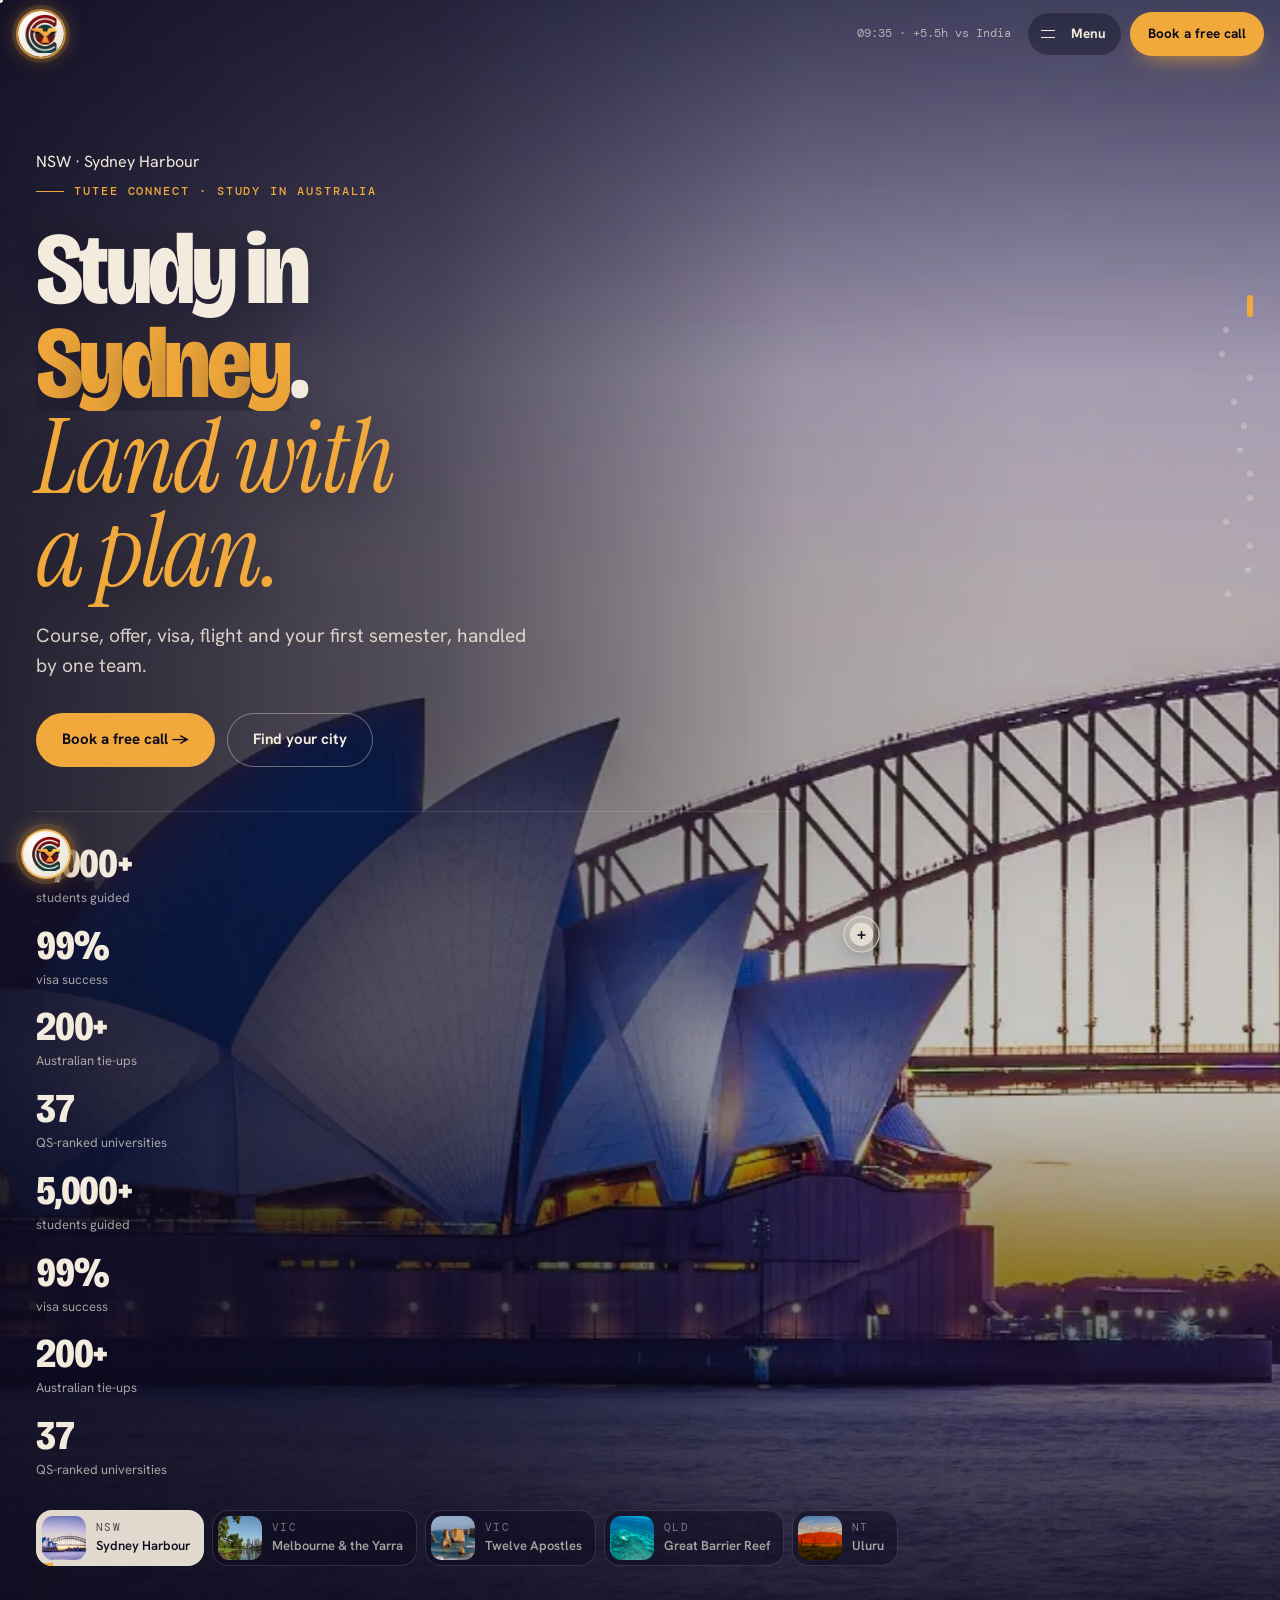
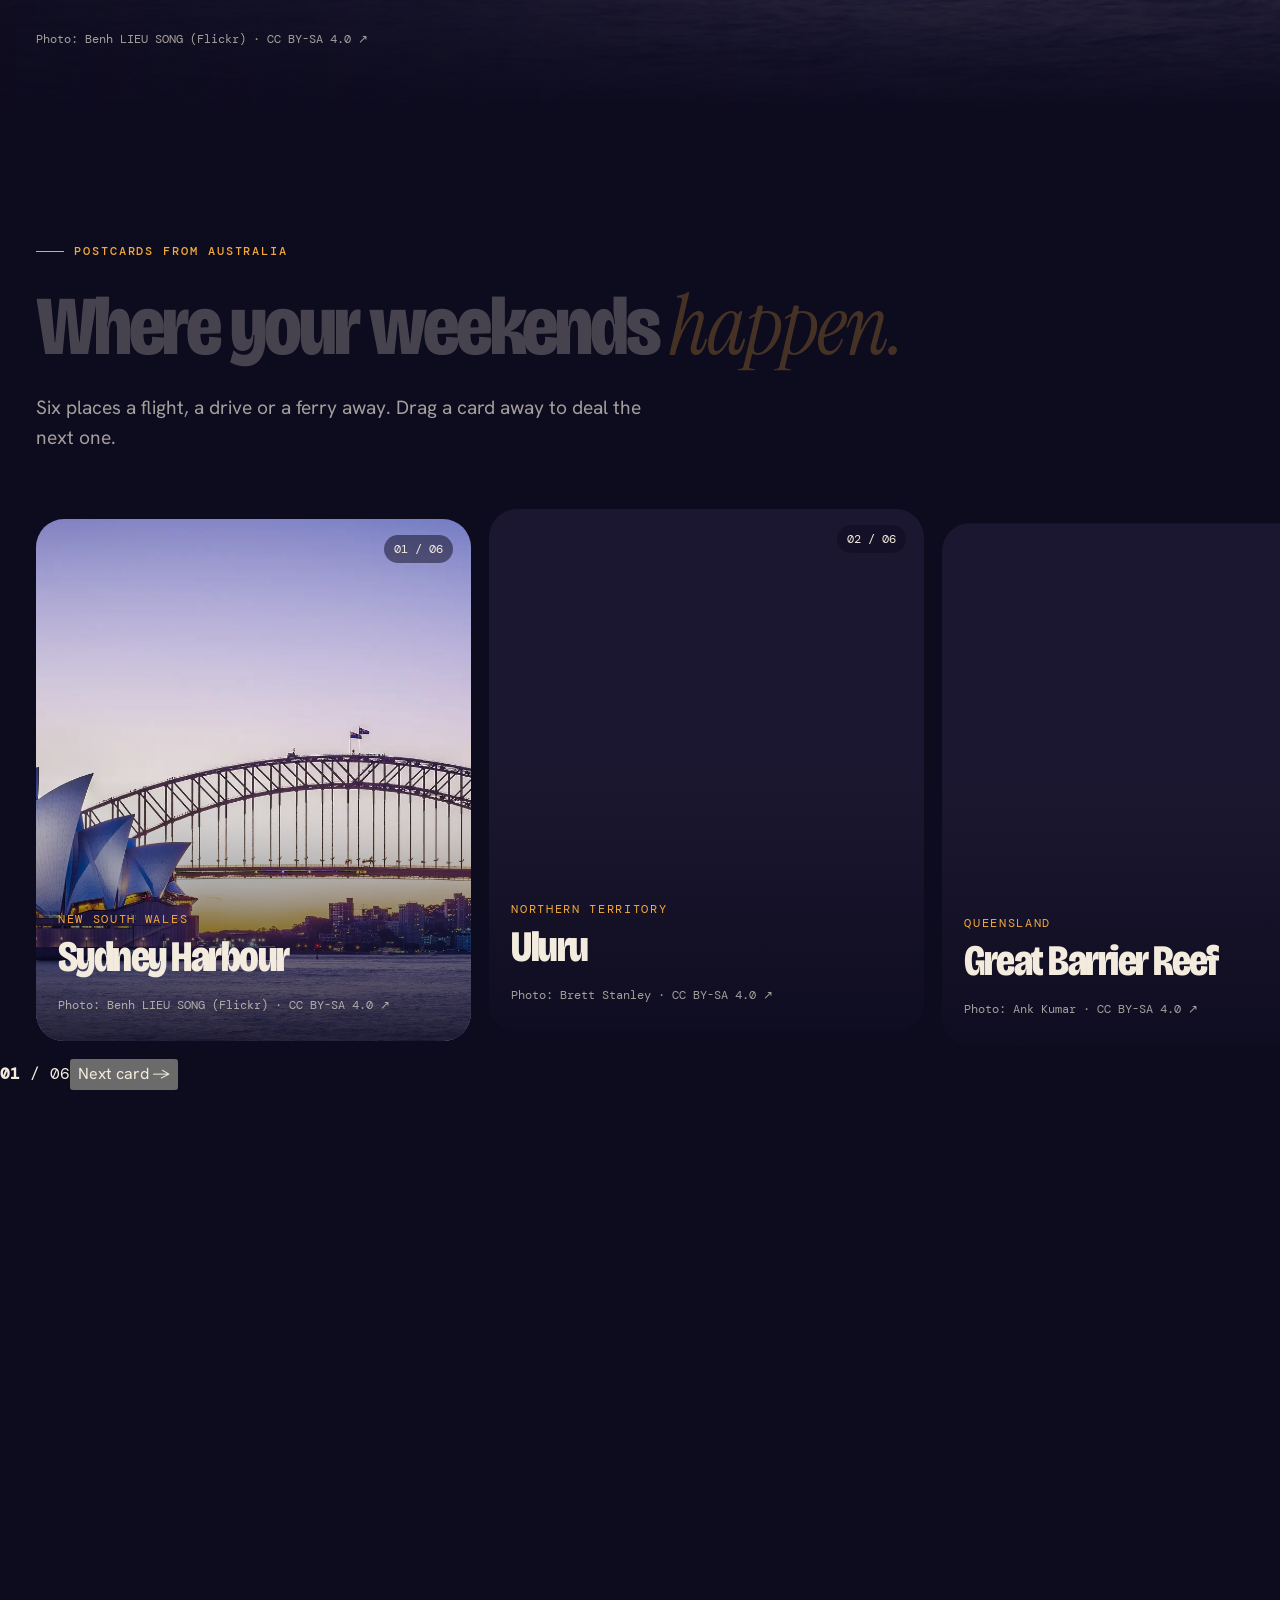
<file: scenes.html>
<!doctype html>
<html lang="en">
<head>
<meta charset="utf-8">
<meta name="viewport" content="width=device-width,initial-scale=1,viewport-fit=cover">
<link rel="icon" type="image/png" href="mark.png">
<meta name="theme-color" content="#0D0B1E">
<title>Tutee Connect Australia · Scenes</title>
<meta name="description" content="Study in Australia with Tutee Connect: cities, universities, visas, intakes and a free first consultation.">
<link rel="preconnect" href="https://fonts.googleapis.com"><link rel="preconnect" href="https://fonts.gstatic.com" crossorigin>
<link rel="stylesheet" href="https://fonts.googleapis.com/css2?family=Bricolage+Grotesque:opsz,wdth,wght@12..96,75..100,300..800&family=Hanken+Grotesk:wght@400;500;600;700&family=DM+Mono:wght@400;500&family=Permanent+Marker&family=Caveat:wght@500;700&family=Instrument+Serif:ital@0;1&display=swap">
<link rel="preload" as="image" href="hero-sydney.webp" media="(min-width:900px) and (pointer:fine), (max-width:767px)"><link rel="preload" as="image" href="hero-sydney-m.webp" media="(min-width:768px) and (max-width:899px), (min-width:768px) and (pointer:coarse)">
<style>
.atropos{position:relative;display:block;perspective:1200px;transform:translate3d(0,0,0)}.atropos-rotate-touch{-webkit-tap-highlight-color:transparent;-webkit-touch-callout:none;-webkit-user-select:none;-moz-user-select:none;user-select:none}.atropos-rotate-touch-scroll-y{touch-action:pan-y}.atropos-rotate-touch-scroll-x{touch-action:pan-x}.atropos-rotate-touch{touch-action:none}.atropos-rotate,.atropos-scale{width:100%;height:100%;transform-style:preserve-3d;transition-property:transform;display:block}.atropos-highlight,.atropos-shadow{position:absolute;pointer-events:none;transition-property:transform,opacity;display:block;opacity:0}.atropos-shadow{z-index:-1;background:#000;left:0;top:0;width:100%;height:100%;filter:blur(30px)}.atropos-highlight{left:-50%;top:-50%;width:200%;height:200%;background-image:radial-gradient(circle at 50%,rgba(255,255,255,.25),transparent 50%);z-index:0}.atropos-rotate{position:relative}.atropos-inner{width:100%;height:100%;position:relative;overflow:hidden;transform-style:preserve-3d;transform:translate3d(0,0,0);display:block}.atropos-active{z-index:1}.atropos-active .atropos-shadow{opacity:1!important}::slotted([data-atropos-offset]),[data-atropos-offset]{transition-property:transform}[data-atropos-opacity]{transition-property:opacity}::slotted([data-atropos-offset][data-atropos-opacity]),[data-atropos-offset][data-atropos-opacity]{transition-property:transform,opacity}html.lenis,html.lenis body{
  height: auto;
}.lenis.lenis-smooth{
  scroll-behavior: auto !important;
}.lenis.lenis-smooth [data-lenis-prevent]{
  overscroll-behavior: contain;
}.lenis.lenis-stopped{
  overflow: hidden;
}.lenis.lenis-smooth iframe{
  pointer-events: none;
}:root{
 --ink:#0D0B1E;--bone:#F3EBDD;--saffron:#F2A93B;--coral:#E8735A;--lilac:#C8B6FF;--mint:#9FE3C9;--sky:#7FB2FF;--rose:#F4A6C0;--jade:#2E8B74;
 --glass:rgba(243,235,221,.055);--line:rgba(243,235,221,.14);--dim:rgba(243,235,221,.66);
 --acc:var(--saffron);
 --display:'Bricolage Grotesque','Arial Narrow',system-ui,sans-serif;--body:'Hanken Grotesk',system-ui,-apple-system,'Segoe UI',sans-serif;--mono:'DM Mono',ui-monospace,'SFMono-Regular',Menlo,monospace;--serif:'Instrument Serif',Georgia,serif;
 --w:1240px;--r:22px;--ease:cubic-bezier(.2,.75,.15,1);color-scheme:dark}*{box-sizing:border-box}html{scroll-padding-top:84px}body{margin:0;background:#0D0B1E;color:var(--bone);font-family:var(--body);font-size:16px;line-height:1.55;-webkit-font-smoothing:antialiased;overflow-x:hidden;transition:background-color 1.1s var(--ease)}h1,h2,h3,h4{font-family:var(--display);font-weight:800;line-height:.92;letter-spacing:-.035em;margin:0;text-wrap:balance;font-variation-settings:'wdth' 82,'opsz' 96}h2 em,h1 em{font-family:var(--serif);font-style:italic;font-weight:400;letter-spacing:-.02em;color:var(--acc);font-variation-settings:normal}p{margin:0}a{color:inherit}button{font:inherit;color:inherit;cursor:pointer}:focus-visible{outline:2px solid var(--saffron);outline-offset:3px;border-radius:6px}::selection{background:var(--saffron);color:var(--ink)}.in{position:relative;max-width:var(--w);margin:0 auto;padding-left:max(16px,env(safe-area-inset-left,0px));padding-right:max(16px,env(safe-area-inset-right,0px))}.band{position:relative;padding-block:clamp(84px,11vw,150px)}main>section{position:relative;z-index:1}.k{font-family:var(--mono);font-size:12px;letter-spacing:.16em;text-transform:uppercase;font-weight:500;display:inline-flex;align-items:center;gap:10px;color:var(--acc)}.k::before{content:"";width:28px;height:1px;background:currentColor}.h2{font-size:clamp(48px,7.6vw,118px);margin-top:20px}.lede{font-size:clamp(17px,1.5vw,20px);max-width:56ch;margin-top:22px;color:var(--dim)}.btn{position:relative;display:inline-flex;align-items:center;gap:10px;height:54px;padding:0 26px;border-radius:99px;border:0;font-weight:700;font-size:15px;text-decoration:none;overflow:hidden;isolation:isolate;transition:transform .35s var(--ease)}.btn::before{content:"";position:absolute;inset:0;z-index:-1;border-radius:inherit;background:var(--bone);transform:translateY(101%);transition:transform .45s var(--ease)}.btn:hover::before{transform:none}.btn:hover{color:var(--ink)}.mono{font-family:var(--mono)}#topo{position:fixed;inset:0;width:100%;height:100%;z-index:0;pointer-events:none;opacity:.9}.glow{position:fixed;z-index:0;pointer-events:none;width:70vmax;height:70vmax;left:var(--gx,60%);top:var(--gy,-20%);transform:translate(-50%,-50%);border-radius:50%;background:radial-gradient(closest-side,var(--acc),transparent);opacity:.14;filter:blur(40px);transition:background 1.1s,left 1.6s var(--ease),top 1.6s var(--ease)}.grain{position:fixed;inset:-50%;z-index:60;pointer-events:none;opacity:.07;background-image:url("data:image/svg+xml,%3Csvg xmlns='http://www.w3.org/2000/svg' width='160' height='160'%3E%3Cfilter id='n'%3E%3CfeTurbulence type='fractalNoise' baseFrequency='.9' numOctaves='3' stitchTiles='stitch'/%3E%3C/filter%3E%3Crect width='100%25' height='100%25' filter='url(%23n)'/%3E%3C/svg%3E");animation:gr 1.2s steps(6) infinite}@keyframes gr{0%{transform:translate(0,0)}20%{transform:translate(-6%,4%)}40%{transform:translate(4%,-8%)}60%{transform:translate(-8%,2%)}80%{transform:translate(6%,6%)}}.intro{position:fixed;inset:0;z-index:90;background:#0D0B1E;display:grid;place-items:center;clip-path:inset(0 0 0 0);animation:curtain 1s var(--ease) 2.6s forwards}.intro.go{animation:curtain .9s var(--ease) forwards}.intro .w{display:grid;gap:18px;justify-items:center;text-align:center}.intro .t{font-family:var(--display);font-weight:800;font-size:clamp(34px,5vw,64px);letter-spacing:-.04em;overflow:hidden;font-variation-settings:'wdth' 82}.intro .t span{display:inline-block;animation:up .9s var(--ease) both}.intro .t span:nth-child(2){font-family:var(--serif);font-style:italic;font-weight:400;color:var(--saffron);animation-delay:.12s}.intro .bar{width:min(260px,60vw);height:2px;background:rgba(243,235,221,.15);overflow:hidden}.intro .bar i{display:block;height:100%;background:var(--saffron);animation:load 1.4s var(--ease) forwards}.intro small{font-family:var(--mono);font-size:12px;letter-spacing:.2em;text-transform:uppercase;color:var(--dim)}@keyframes curtain{to{clip-path:inset(0 0 100% 0);visibility:hidden}}@keyframes up{from{transform:translateY(110%)}}@keyframes load{from{width:0}to{width:100%}}.cur{position:fixed;left:0;top:0;z-index:95;pointer-events:none;width:38px;height:38px;margin:-19px 0 0 -19px;border-radius:50%;border:1px solid rgba(243,235,221,.7);mix-blend-mode:difference;transition:width .35s var(--ease),height .35s var(--ease),margin .35s var(--ease),background .3s;display:none}.cur.big{width:84px;height:84px;margin:-42px 0 0 -42px;background:rgba(243,235,221,.95)}.dot{position:fixed;left:0;top:0;z-index:96;width:6px;height:6px;margin:-3px 0 0 -3px;border-radius:50%;background:var(--bone);pointer-events:none;mix-blend-mode:difference;display:none}@media (hover:hover) and (pointer:fine){.cur,.dot{display:block}}.rv{opacity:0;transform:translateY(40px);transition:opacity 1s var(--ease),transform 1.1s var(--ease);transition-delay:var(--d,0s)}.rv.on{opacity:1;transform:none}.split .ln{display:block;overflow:hidden;padding-bottom:.06em;margin-bottom:-.06em}.split .ln>span{display:inline-block;transform:translateY(105%);transition:transform 1.1s var(--ease);transition-delay:calc(var(--i) * .09s)}.split.on .ln>span{transform:none}.mqb{position:relative;z-index:1;overflow:hidden;padding-block:18px;border-block:1px solid var(--line)}.mqb .t{display:flex;width:max-content;font-family:var(--display);font-weight:800;font-size:clamp(64px,10vw,150px);line-height:1;letter-spacing:-.04em;white-space:nowrap;will-change:transform;font-variation-settings:'wdth' 78}.mqb .t span{padding-right:.35em;color:transparent;-webkit-text-stroke:1.2px rgba(243,235,221,.5)}.mqb .t span:nth-child(3n+2){color:var(--acc);-webkit-text-stroke:0;font-family:var(--serif);font-style:italic;font-weight:400;font-variation-settings:normal}.nav{position:sticky;top:env(safe-area-inset-top,0px);z-index:50;padding-block:12px;background:rgba(13,11,30,.55);-webkit-backdrop-filter:blur(16px) saturate(1.4);backdrop-filter:blur(16px) saturate(1.4);border-bottom:1px solid var(--line);transition:transform .5s var(--ease)}.nav.hide{transform:translateY(-100%)}.nav .in{display:flex;align-items:center;gap:14px}.nav .lg{display:flex;align-items:center;background:var(--bone);border-radius:12px;padding:6px 10px;flex:none}.nav .lg img{height:28px;width:auto;display:block}.nav ul{list-style:none;display:flex;gap:2px;margin:0 auto;padding:0}.nav ul a{position:relative;display:flex;align-items:center;gap:7px;padding:8px 11px;border-radius:99px;text-decoration:none;font-size:13.5px;font-weight:600;color:var(--dim);transition:color .3s}.nav ul a i{width:6px;height:6px;border-radius:50%;background:var(--c);transition:transform .3s}.nav ul a:hover,.nav ul a.on{color:var(--bone)}.nav ul a.on i{transform:scale(1.8)}@media (max-width:1080px){.nav ul{display:none}.nav.open ul{display:flex;position:absolute;top:100%;left:0;right:0;flex-direction:column;background:rgba(13,11,30,.96);padding:10px max(16px,env(safe-area-inset-right,0px)) 18px max(16px,env(safe-area-inset-left,0px));border-bottom:1px solid var(--line)}.nav.open ul a{font-size:18px;padding:12px}}.hero{padding-block:clamp(56px,8vw,110px) clamp(64px,9vw,120px)}.hero .in{display:grid;grid-template-columns:minmax(0,1fr) minmax(0,1.05fr);gap:clamp(32px,5vw,72px);align-items:center}.hero h1{font-size:clamp(58px,8.2vw,132px);margin-top:22px}.hero h1 em{display:block;color:var(--saffron)}.rot{display:inline-grid;vertical-align:bottom;overflow:hidden;color:var(--rc,var(--saffron));transition:color .6s}.rot b{grid-area:1/1;font-weight:800;transition:transform .8s var(--ease),opacity .8s var(--ease)}.rot b.out{transform:translateY(-100%);opacity:0}.rot b.pre{transform:translateY(100%);opacity:0;transition:none}.hero .acts{display:flex;flex-wrap:wrap;gap:12px;margin-top:32px}.hero .b1{background:var(--saffron);color:var(--ink)}.hero .b2{background:transparent;color:var(--bone);box-shadow:inset 0 0 0 1px rgba(243,235,221,.4)}.stats{display:grid;grid-template-columns:repeat(4,minmax(0,1fr));margin-top:44px;border-top:1px solid var(--line)}.stats div{padding:16px 12px 0 0}.stats b{display:block;font-family:var(--display);font-weight:800;font-size:clamp(28px,3.2vw,46px);letter-spacing:-.03em;line-height:1;font-variant-numeric:tabular-nums;font-variation-settings:'wdth' 80}.stats span{font-size:13px;color:var(--dim)}.tile{position:relative;border:0;border-radius:var(--r);background:var(--c);color:var(--f);padding:14px;text-align:left;overflow:hidden;display:flex;flex-direction:column;justify-content:space-between;min-width:0;transform-style:preserve-3d;transition:transform .5s var(--ease),box-shadow .5s;box-shadow:0 30px 60px -30px rgba(0,0,0,.6)}.tile::after{content:"";position:absolute;inset:0;background:radial-gradient(circle at var(--mx,50%) var(--my,50%),rgba(255,255,255,.35),transparent 45%);opacity:0;transition:opacity .4s;pointer-events:none}.tile:hover::after{opacity:1}.tile svg{position:absolute;inset:auto -6% 18% auto;width:78%;max-width:180px;height:auto;transition:transform .9s var(--ease)}.tile:hover svg,.tile:focus-visible svg{transform:scale(1.14) rotate(-5deg) translateY(-6px)}.tile .t{font-family:var(--mono);font-size:12px;opacity:.85;position:relative;font-variant-numeric:tabular-nums}.tile .n{position:relative;font-family:var(--display);font-weight:800;font-size:clamp(16px,1.45vw,24px);letter-spacing:-.03em;line-height:.95;font-variation-settings:'wdth' 78}.tile .n small{display:block;font-family:var(--mono);font-weight:400;font-size:12px;letter-spacing:.1em;margin-top:6px;opacity:.75;font-variation-settings:normal}@keyframes tin{from{opacity:0;transform:translateY(40px) rotateX(-25deg)}}@media (max-width:960px){.hero .in{grid-template-columns:1fr}}@media (max-width:520px){.stats{grid-template-columns:repeat(2,minmax(0,1fr))}.stats div{padding-bottom:12px}}.why .in{display:grid;grid-template-columns:minmax(0,.9fr) minmax(0,1.1fr);gap:clamp(32px,5vw,80px)}.why .side{position:sticky;top:120px;align-self:start}.deck{display:grid;gap:30px;padding-bottom:20px}.fact{position:sticky;top:calc(120px + var(--i) * 28px);min-height:340px;border-radius:30px;padding:clamp(24px,3vw,40px);background:var(--c);color:var(--ink);display:grid;grid-template-columns:minmax(0,1fr) auto;gap:10px 20px;align-content:space-between;box-shadow:0 -20px 40px -24px rgba(0,0,0,.7);transform-origin:50% 0;transform:scale(var(--s,1));filter:brightness(var(--b,1));transition:transform .2s linear,filter .2s linear;overflow:hidden}.fact::before{content:"";position:absolute;inset:0;background-image:repeating-radial-gradient(circle at 110% -10%,transparent 0 18px,rgba(13,11,30,.07) 18px 19px);pointer-events:none}.fact .num{font-family:var(--display);font-weight:800;font-size:clamp(96px,13vw,190px);line-height:.8;letter-spacing:-.06em;font-variation-settings:'wdth' 75;font-variant-numeric:tabular-nums}.fact .num small{font-family:var(--serif);font-style:italic;font-weight:400;font-size:.3em;letter-spacing:0;margin-left:6px}.fact svg{width:clamp(64px,8vw,104px);height:auto;position:relative}.fact h3{grid-column:1/-1;font-size:clamp(26px,2.6vw,36px);margin-top:10px;position:relative}.fact p{grid-column:1/-1;max-width:48ch;position:relative;opacity:.82}@media (max-width:860px){.why .in{grid-template-columns:1fr}.why .side{position:static}.fact{top:calc(80px + var(--i) * 14px)}}.slices{display:flex;gap:8px;height:clamp(460px,46vw,580px);margin-top:48px}.slice{flex:1 1 0;min-width:0;border-radius:var(--r);background:var(--c);color:var(--f);position:relative;overflow:hidden;transition:flex 1s var(--ease),height .8s var(--ease);cursor:pointer;border:0;padding:0;text-align:left}.slice::before{content:"";position:absolute;inset:0;background-image:repeating-linear-gradient(115deg,transparent 0 22px,rgba(13,11,30,.06) 22px 23px);pointer-events:none}.slice.on{flex:7 1 0;cursor:default}.slice .body{position:absolute;inset:0;padding:clamp(22px,3vw,40px);display:grid;grid-template-rows:auto 1fr auto;gap:16px;pointer-events:none;min-width:420px}.slice .body>*{opacity:0;transform:translateX(-30px);transition:opacity .5s,transform .8s var(--ease)}.slice.on .body{pointer-events:auto}.slice.on .body>*{opacity:1;transform:none;transition-delay:.25s}.slice.on .body>*:nth-child(2){transition-delay:.33s}.slice.on .body>*:nth-child(3){transition-delay:.41s}.slice .top{display:flex;justify-content:space-between;gap:12px;font-family:var(--mono);font-size:12px;letter-spacing:.08em;font-variant-numeric:tabular-nums}.slice h3{font-size:clamp(54px,6.4vw,100px)}.slice .ds{font-size:17px;max-width:40ch;margin-top:14px}.slice .tags{display:flex;flex-wrap:wrap;gap:8px;margin-top:18px}.slice .tags span{font-family:var(--mono);font-size:12px;padding:6px 11px;border-radius:99px;box-shadow:inset 0 0 0 1px currentColor}.slice .art{position:absolute;right:-4%;bottom:-6%;width:46%;max-width:300px;transform:translateY(30px) rotate(6deg);opacity:.35;transition:transform 1.2s var(--ease),opacity .8s}.slice.on .art{transform:none;opacity:.95}.slice .go{align-self:end;justify-self:start;background:var(--ink);color:var(--bone)}@media (max-width:820px){.slices{flex-direction:column;height:auto}.slice{flex:none;height:64px}.slice.on{height:430px}.slice .body{min-width:0}.slice .art{width:40%}}.mx{display:grid;grid-template-columns:minmax(0,1fr) minmax(0,1fr);gap:clamp(24px,4vw,56px);margin-top:48px;align-items:start}.vibe{position:relative;display:inline-flex;align-items:center;gap:10px;height:50px;padding:0 20px 0 14px;border-radius:99px;border:1px solid var(--line);background:var(--glass);font-weight:600;font-size:15px;overflow:hidden;isolation:isolate;transition:color .4s,border-color .4s,transform .3s var(--ease)}.vibe::before{content:"";position:absolute;inset:0;z-index:-1;background:var(--coral);clip-path:circle(0 at 22px 50%);transition:clip-path .6s var(--ease)}.vibe i{width:22px;height:22px;border-radius:50%;border:1px solid currentColor;display:grid;place-items:center;font-style:normal;font-size:12px}.vibe[aria-pressed="true"]{color:var(--ink);border-color:var(--coral)}.vibe[aria-pressed="true"]::before{clip-path:circle(150% at 22px 50%)}.vibe:hover{transform:translateY(-2px);border-color:rgba(243,235,221,.4)}.res{background:var(--glass);border:1px solid var(--line);-webkit-backdrop-filter:blur(14px);backdrop-filter:blur(14px);border-radius:30px;padding:clamp(22px,3vw,34px)}@keyframes pop{from{opacity:0;transform:translateY(24px)}}.rank{list-style:none;margin:18px 0 0;padding:0;display:grid;gap:9px}.rank li{display:grid;grid-template-columns:110px minmax(0,1fr) 34px;gap:12px;align-items:center;font-size:14px;font-weight:600}.rank .bar{height:8px;border-radius:99px;background:rgba(243,235,221,.08);overflow:hidden}.rank .bar b{display:block;height:100%;width:var(--v);background:var(--c);border-radius:99px;transition:width .9s var(--ease)}.rank .sc{font-family:var(--mono);font-size:12px;text-align:right;font-variant-numeric:tabular-nums;color:var(--dim)}.res .btn{margin-top:22px;background:var(--saffron);color:var(--ink)}@media (max-width:860px){.mx{grid-template-columns:1fr}}.bento{display:grid;grid-template-columns:repeat(4,minmax(0,1fr));grid-auto-rows:minmax(220px,auto);grid-auto-flow:dense;gap:12px;margin-top:22px}.sv{position:relative;border-radius:var(--r);background:var(--glass);border:1px solid var(--line);color:var(--bone);padding:24px;display:flex;flex-direction:column;gap:10px;overflow:hidden;transition:opacity .5s,transform .6s var(--ease),border-color .4s}.sv::before{content:"";position:absolute;inset:-1px;border-radius:inherit;background:radial-gradient(420px circle at var(--mx,-30%) var(--my,-30%),color-mix(in srgb,var(--c) 38%,transparent),transparent 60%);opacity:0;transition:opacity .4s;pointer-events:none}.sv:hover::before{opacity:1}.sv:hover{border-color:color-mix(in srgb,var(--c) 60%,transparent)}.sv>*{position:relative}.sv .st{font-family:var(--mono);font-size:12px;letter-spacing:.14em;text-transform:uppercase;color:var(--c)}.sv h3{font-size:clamp(26px,2.4vw,36px);font-variation-settings:'wdth' 85}.sv.h2 h3{font-size:clamp(38px,4.4vw,66px)}.sv p{font-size:14.5px;max-width:38ch;color:var(--dim)}.sv ul{list-style:none;margin:auto 0 0;padding:14px 0 0;display:grid;gap:6px;font-size:13.5px;border-top:1px solid var(--line)}.sv ul li{display:flex;gap:8px}.sv ul li::before{content:"→";font-family:var(--mono);color:var(--c)}.sv.w2{grid-column:span 2}.sv.h2{grid-row:span 2}@media (max-width:900px){.bento{grid-template-columns:repeat(2,minmax(0,1fr))}}@media (max-width:540px){.bento{grid-template-columns:1fr}.sv.w2{grid-column:auto}.sv.h2{grid-row:auto}}.route .intro2{padding-block:clamp(84px,11vw,140px) 24px}.phases{display:flex;flex-wrap:wrap;gap:8px;margin-top:26px;font-family:var(--mono);font-size:13px}.phases span{padding:7px 14px;border-radius:99px;background:var(--c);color:var(--f)}.hz{position:relative;height:var(--hz,420vh)}.ph{flex:none;width:min(560px,78vw);min-height:min(500px,62vh);border-radius:34px;background:var(--c);color:var(--f);padding:clamp(24px,3vw,40px);position:relative;overflow:hidden;display:flex;flex-direction:column;gap:14px;transform:rotate(var(--rz,0deg)) scale(var(--sc,1));transition:transform .2s linear}.ph::before{content:"";position:absolute;inset:0;background-image:repeating-radial-gradient(circle at 100% 100%,transparent 0 22px,rgba(13,11,30,.07) 22px 23px);pointer-events:none}.ph .num{position:absolute;right:-.06em;top:-.18em;font-family:var(--display);font-weight:800;font-size:clamp(170px,22vw,280px);line-height:1;letter-spacing:-.06em;opacity:.16;font-variation-settings:'wdth' 75}.ph .tg{font-family:var(--mono);font-size:12px;letter-spacing:.1em;text-transform:uppercase;position:relative}.ph h3{font-size:clamp(52px,6vw,90px);margin-top:auto;position:relative}.ph p{font-size:17px;max-width:36ch;position:relative}.ph ul{list-style:none;margin:0;padding:14px 0 0;border-top:1px solid currentColor;display:grid;gap:7px;font-size:14.5px;position:relative}.ph ul li::before{content:"✓  ";font-weight:700}.trail{width:min(var(--w),calc(100% - 32px));margin:0 auto}.trail .ln{position:relative;height:2px;background:var(--line)}.trail .ln b{position:absolute;inset:0 auto 0 0;width:var(--p,0%);background:var(--saffron);box-shadow:0 0 18px var(--saffron)}.trail .lb{display:flex;justify-content:space-between;margin-top:14px;font-family:var(--mono);font-size:12px;letter-spacing:.12em;text-transform:uppercase}.trail .lb span{color:var(--dim);transition:color .4s}.trail .lb span.on{color:var(--saffron)}@media (max-width:760px){.hz{height:auto}.ph{width:auto;min-height:0;transform:none!important}.ph h3{margin-top:60px}.trail{display:none}}@keyframes pls{from{r:12;opacity:.6}to{r:34;opacity:0}}.cd{display:flex;flex-wrap:wrap;gap:clamp(12px,3vw,44px);margin-top:48px;align-items:flex-end}.cd div{display:grid}.cd b{font-family:var(--display);font-weight:800;font-size:clamp(70px,11vw,176px);line-height:.82;letter-spacing:-.05em;font-variant-numeric:tabular-nums;font-variation-settings:'wdth' 75}.cd div:last-child b{color:var(--mint)}.cd span{font-family:var(--mono);font-size:12px;letter-spacing:.16em;text-transform:uppercase;margin-top:12px;color:var(--dim)}.ubar{display:flex;flex-wrap:wrap;gap:12px;align-items:center;justify-content:space-between;margin-top:30px}.ubar .btn{background:var(--sky);color:var(--ink)}.ubar p{font-family:var(--mono);font-size:12.5px;max-width:60ch;color:var(--dim)}.loans{margin-top:clamp(56px,7vw,96px)}@keyframes mq{to{transform:translateX(-50%)}}.stories{overflow:hidden}.rows{display:grid;gap:18px;margin-top:48px}.row{display:flex;gap:18px;width:max-content;animation:mq 80s linear infinite}.row.rev{animation-direction:reverse}.rows:hover .row{animation-play-state:paused}.card{width:340px;flex:none;background:var(--bone);color:var(--ink);border-radius:18px;padding:24px;display:grid;grid-template-columns:minmax(0,1fr) auto;gap:14px;position:relative;transition:transform .6s var(--ease)}.card:hover{transform:translateY(-6px) rotate(-1deg)}.card p{grid-column:1/-1;font-family:var(--serif);font-size:19px;line-height:1.35}.card .who b{display:block;font-family:var(--display);font-weight:800;font-size:20px;letter-spacing:-.02em;line-height:1}.card .who span{font-family:var(--mono);font-size:11.5px;opacity:.65}.card .stamp{width:54px;height:62px;border-radius:4px;background:var(--c);color:var(--f);display:grid;place-items:center;font-family:var(--display);font-weight:800;font-size:20px;outline:2px dashed var(--bone);outline-offset:-5px;transform:rotate(4deg);align-self:end}@media (prefers-reduced-motion:reduce){.row{animation:none;flex-wrap:wrap;width:auto}}.book .in{display:grid;grid-template-columns:minmax(0,1fr) minmax(0,1fr);gap:clamp(28px,5vw,72px)}.contact{display:grid;gap:4px;margin-top:36px}.contact div{display:flex;flex-wrap:wrap;align-items:center;gap:6px 14px;padding:16px 0;border-top:1px solid var(--line)}.contact .lb{font-family:var(--mono);font-size:11.5px;letter-spacing:.12em;text-transform:uppercase;width:100%;color:var(--dim)}.contact b{font-family:var(--display);font-weight:700;font-size:clamp(22px,2.4vw,32px);letter-spacing:-.02em;user-select:all}.contact button,.contact a.sm{height:32px;padding:0 14px;border-radius:99px;border:1px solid var(--line);background:transparent;color:var(--bone);font-weight:600;font-size:12.5px;text-decoration:none;display:inline-flex;align-items:center;transition:background .3s,color .3s}.contact button:hover,.contact a.sm:hover{background:var(--saffron);color:var(--ink)}form.bk{background:var(--glass);border:1px solid var(--line);-webkit-backdrop-filter:blur(14px);backdrop-filter:blur(14px);border-radius:30px;padding:clamp(22px,3vw,36px);display:grid;grid-template-columns:1fr 1fr;gap:14px;align-content:start}form.bk label{display:grid;gap:6px;font-family:var(--mono);font-size:11.5px;letter-spacing:.1em;text-transform:uppercase;min-width:0;color:var(--dim)}form.bk .full{grid-column:1/-1}form.bk input,form.bk select{height:52px;border-radius:14px;border:1px solid var(--line);background:rgba(13,11,30,.45);padding:0 14px;font:500 16px var(--body);color:var(--bone);width:100%;min-width:0;text-transform:none;letter-spacing:0;transition:border-color .3s,background .3s}form.bk input::placeholder{color:rgba(243,235,221,.35)}form.bk input:focus,form.bk select:focus{outline:none;border-color:var(--coral);background:rgba(13,11,30,.7)}form.bk option{background:#1b1730;color:var(--bone)}form.bk .btn{grid-column:1/-1;justify-content:center;background:var(--coral);color:var(--ink);height:56px;font-size:16px}.ready{grid-column:1/-1;font-size:14.5px;background:var(--mint);color:var(--ink);border-radius:14px;padding:14px 16px}.ready[hidden]{display:none}.ready a{font-weight:700}@media (max-width:860px){.book .in{grid-template-columns:1fr}}@media (max-width:480px){form.bk{grid-template-columns:1fr}}footer{position:relative;z-index:1;padding-block:72px 40px;border-top:1px solid var(--line)}footer .big{font-family:var(--display);font-weight:800;font-size:clamp(64px,13vw,210px);line-height:.85;letter-spacing:-.055em;font-variation-settings:'wdth' 75;margin-bottom:56px}footer .big em{font-family:var(--serif);font-style:italic;font-weight:400;color:var(--saffron);letter-spacing:-.02em}footer .in{display:grid;grid-template-columns:minmax(0,1.3fr) minmax(0,1fr);gap:40px}footer .lg{display:inline-flex;background:var(--bone);border-radius:14px;padding:10px 14px}footer .lg img{height:44px;width:auto;display:block}footer p{margin-top:18px;max-width:58ch;color:var(--dim);font-size:15px}footer ul{list-style:none;margin:0;padding:0;display:grid;gap:10px;font-family:var(--mono);font-size:14px}footer .fine{grid-column:1/-1;display:flex;flex-wrap:wrap;justify-content:space-between;gap:10px;border-top:1px solid var(--line);padding-top:20px;font-family:var(--mono);font-size:12px;color:var(--dim)}@media (max-width:760px){footer .in{grid-template-columns:1fr}}.toast{position:fixed;left:50%;bottom:calc(24px + env(safe-area-inset-bottom,0px));transform:translateX(-50%);z-index:80;background:var(--bone);color:var(--ink);padding:12px 18px;border-radius:14px;font-size:14px;box-shadow:0 10px 30px rgba(0,0,0,.4);max-width:calc(100vw - 32px)}@media (prefers-reduced-motion:reduce){*,*::before,*::after{animation-duration:.001ms!important;animation-iteration-count:1!important;transition-duration:.001ms!important;transition-delay:0s!important}.intro{display:none}.rv,.split .ln>span{opacity:1;transform:none}.grain{animation:none}}.rail{position:fixed;z-index:65;right:calc(16px + env(safe-area-inset-right,0px));top:50%;transform:translateY(-50%);display:flex;flex-direction:column;gap:2px}.rail a{position:relative;display:flex;align-items:center;justify-content:flex-end;gap:10px;height:22px;text-decoration:none;color:var(--bone)}.rail i{width:6px;height:6px;border-radius:50%;background:rgba(243,235,221,.3);transition:background-color .3s,color .3s,border-color .3s,box-shadow .3s,transform .3s,opacity .3s,width .4s var(--ease)}.rail a.on i{height:22px;border-radius:99px;background:var(--acc)}.rail span{font-family:var(--mono);font-size:12px;letter-spacing:.1em;text-transform:uppercase;opacity:0;transform:translateX(8px);transition:background-color .3s,color .3s,border-color .3s,box-shadow .3s,transform .3s,opacity .3s,width .35s var(--ease);white-space:nowrap;background:rgba(13,11,30,.7);padding:3px 8px;border-radius:6px}.rail a:hover span,.rail a:focus-visible span{opacity:1;transform:none}@media (max-width:700px){.rail{display:none}}.menu{position:fixed;inset:0;z-index:68;background:#0D0B1E;clip-path:circle(0 at var(--mx,90%) 40px);transition:clip-path .9s var(--ease);overflow:auto;visibility:hidden}.menu.open{clip-path:circle(150% at var(--mx,90%) 40px);visibility:visible}.mn-in{min-height:100%;display:grid;grid-template-columns:minmax(0,1.1fr) minmax(0,.9fr);gap:40px;align-items:center;padding:100px max(24px,env(safe-area-inset-right,0px)) 40px max(24px,env(safe-area-inset-left,0px));max-width:var(--w);margin:0 auto}.mn-l{display:flex;flex-direction:column}.mn-l a{display:block;overflow:hidden;text-decoration:none;font-family:var(--display);font-weight:800;font-size:clamp(34px,5.4vw,72px);line-height:1.02;letter-spacing:-.04em;color:rgba(243,235,221,.35);transition:color .3s;font-variation-settings:'wdth' 80}.mn-l a span{display:inline-block;transform:translateY(105%);transition:transform .8s var(--ease) calc(.15s + var(--i) * .04s)}.menu.open .mn-l a span{transform:none}.mn-l a:hover,.mn-l a.on{color:var(--bone)}.mn-l a:hover span{font-family:var(--serif);font-style:italic;font-weight:400;letter-spacing:-.02em;color:var(--acc)}.mn-ph{aspect-ratio:4/5;border-radius:28px;overflow:hidden;background:#1b1730;position:relative}.mn-ph img{position:absolute;inset:0;width:100%;height:100%;object-fit:cover;transition:opacity .6s,transform 1.2s var(--ease);transform:scale(1.08)}.mn-ph img.on{transform:none}.mn-ph span{position:absolute;left:16px;bottom:14px;font-family:var(--mono);font-size:12px;color:var(--bone);background:rgba(13,11,30,.6);padding:4px 8px;border-radius:6px}.mn-ct{display:flex;flex-wrap:wrap;gap:8px 18px;margin-top:16px;font-size:13px;color:var(--dim)}@media (max-width:800px){.mn-in{grid-template-columns:1fr}.mn-r{display:none}}.hero{padding-top:clamp(110px,12vw,150px)}.dp-stack{position:relative;height:clamp(360px,38vw,540px);perspective:1200px;touch-action:pan-y;cursor:grab}.dp-stack:active{cursor:grabbing}.dp{position:absolute;inset:0;margin:auto;width:86%;height:86%;border-radius:26px;overflow:hidden;background:#1b1730;box-shadow:0 40px 80px -30px rgba(0,0,0,.8),0 0 0 1px rgba(243,235,221,.1);transform:translate3d(var(--x,0),var(--y,0),0) rotate(var(--r,0deg)) scale(var(--s,1));transition:transform .8s var(--ease),filter .8s,opacity .6s;filter:brightness(var(--b,1));will-change:transform}.dp.drag{transition:none}.dp img{position:absolute;inset:-6%;width:112%;height:112%;object-fit:cover;transform:translate(var(--px,0),var(--py,0));transition:transform .4s ease-out}.dp::after{content:"";position:absolute;inset:0;background:linear-gradient(transparent 55%,rgba(13,11,30,.7));pointer-events:none}.dp .tag{position:absolute;left:20px;bottom:18px;z-index:1;font-family:var(--display);font-weight:800;font-size:clamp(22px,2.4vw,34px);letter-spacing:-.03em;line-height:1}.dp .tag small{display:block;font-family:var(--mono);font-weight:400;font-size:12px;letter-spacing:.12em;text-transform:uppercase;margin-bottom:6px;color:var(--acc)}.places{position:relative;padding-block:clamp(84px,10vw,140px) clamp(60px,8vw,110px)}.reel{display:flex;gap:18px;overflow-x:auto;overflow-y:hidden;margin-top:44px;padding:10px max(16px,calc((100vw - var(--w))/2 + 16px)) 30px;scrollbar-width:none;cursor:grab;scroll-snap-type:x proximity;overscroll-behavior-x:contain}.reel::-webkit-scrollbar{display:none}.reel.drag{cursor:grabbing;scroll-snap-type:none}.pc{flex:none;width:clamp(260px,34vw,500px);scroll-snap-align:center;position:relative}.pc .fr{position:relative;height:clamp(340px,58vh,600px);border-radius:28px;overflow:hidden;background:#1b1730;transform:translateY(var(--ty,0));transition:transform .2s linear}.pc .fr img{position:absolute;top:-4%;left:-18%;width:136%;height:108%;object-fit:cover;transform:translateX(var(--pp,0)) scale(1.02);transition:transform .9s var(--ease);pointer-events:none;user-select:none;-webkit-user-drag:none}.pc:hover .fr img{transform:translateX(var(--pp,0)) scale(1.1)}.pc .fr::after{content:"";position:absolute;inset:0;background:linear-gradient(transparent 50%,rgba(13,11,30,.85));pointer-events:none}.pc .ov{position:absolute;left:22px;right:22px;bottom:20px;z-index:1}.pc .ov small{font-family:var(--mono);font-size:12px;letter-spacing:.14em;text-transform:uppercase;color:var(--acc)}.pc .ov h3{font-size:clamp(30px,3.4vw,52px);margin-top:6px}.pc .ov p{font-size:14.5px;color:rgba(243,235,221,.85);margin-top:10px;max-width:36ch;max-height:0;opacity:0;overflow:hidden;transition:max-height .6s var(--ease),opacity .5s}.pc:hover .ov p,.pc:focus-within .ov p{max-height:6em;opacity:1}.pc .cr{display:block;margin-top:10px;font-family:var(--mono);font-size:11.5px;color:var(--dim);text-decoration:none}.pc .cr:hover{color:var(--bone)}.pc .ix{position:absolute;right:18px;top:16px;z-index:1;font-family:var(--mono);font-size:12px;color:var(--bone);background:rgba(13,11,30,.5);-webkit-backdrop-filter:blur(8px);backdrop-filter:blur(8px);padding:5px 10px;border-radius:99px}@media (hover:none){.pc .ov p{max-height:none;opacity:1}}.cursor-lab{position:fixed;left:0;top:0;z-index:97;pointer-events:none;width:84px;height:84px;margin:-42px 0 0 -42px;border-radius:50%;display:grid;place-items:center;font-family:var(--mono);font-size:12px;letter-spacing:.14em;text-transform:uppercase;color:var(--ink);background:var(--acc);transform:scale(0);transition:transform .35s var(--ease)}.cursor-lab.on{transform:scale(1)}footer .big .phx{background-image:var(--phimg);background-size:cover;background-position:var(--bx,50%) var(--by,50%);-webkit-background-clip:text;background-clip:text;color:transparent;font-family:var(--display);font-style:normal;font-weight:800;letter-spacing:-.055em;font-variation-settings:'wdth' 75;transition:background-position .6s ease-out}.big .phx{display:inline-block;padding-right:.05em}.book{overflow:hidden}.book .phb{position:absolute;inset:0;z-index:-1;opacity:.28;background-image:var(--phimg2);background-size:cover;background-position:center;-webkit-mask:linear-gradient(90deg,transparent,#000 70%);mask:linear-gradient(90deg,transparent,#000 70%);transform:scale(1.1) translateY(var(--ty2,0));transition:transform .2s linear}#bg{position:fixed;inset:0;width:100%;height:100%;z-index:0;pointer-events:none}.hero.hx{position:relative;display:flex;flex-direction:column;justify-content:flex-end;min-height:clamp(640px,100svh,1040px);padding:0;overflow:hidden;isolation:isolate}.hx-stage{position:absolute;inset:0;z-index:-2;overflow:hidden;background:#0D0B1E}.hx-layer{position:absolute;inset:0;opacity:0;transition:opacity 1.8s ease-in-out}.hx-layer.live{opacity:1;animation:kbz 9s linear both}.hx-layer.out{opacity:0;transition-duration:1.8s}.hx-layer.live.out{opacity:0}@keyframes kbz{from{transform:scale(1.0)}to{transform:scale(1.07)}}.hx-wrap{position:absolute;will-change:transform;transform-origin:50% 40%}.hx-wrap img{position:absolute;inset:0;width:100%;height:100%;object-fit:cover;user-select:none;-webkit-user-drag:none}.hx-base{filter:brightness(.8) saturate(1.05)}@keyframes kb{from{transform:scale(1.08);filter:brightness(.4) saturate(.6)}}@property --lr{syntax:'<length>';inherits:true;initial-value:0px}.hx-shade{position:absolute;inset:0;z-index:-1;pointer-events:none;background:linear-gradient(90deg,rgba(13,11,30,.86) 0%,rgba(13,11,30,.55) 34%,rgba(13,11,30,.08) 62%,transparent 80%),linear-gradient(180deg,rgba(13,11,30,.55) 0%,transparent 22%,transparent 62%,#0D0B1E 100%)}.hx-copy{position:relative;z-index:3;width:100%;padding-top:150px;will-change:transform,opacity}.hx-copy h1{font-size:clamp(56px,8vw,128px);max-width:11ch;text-shadow:0 10px 50px rgba(13,11,30,.5)}.hx-copy .lede{color:rgba(243,235,221,.86);max-width:46ch}.hx-copy .stats{max-width:640px}.hx-pin{position:absolute;z-index:3;width:0;height:0;border:0;background:none;padding:0;cursor:pointer;animation:pin .8s var(--ease) both;animation-delay:calc(1s + var(--d))}@keyframes pin{from{opacity:0;transform:scale(.4)}}.hx-pin i{position:absolute;left:-11px;top:-11px;width:22px;height:22px;border-radius:50%;background:rgba(243,235,221,.95);box-shadow:0 0 0 6px rgba(243,235,221,.25),0 6px 18px rgba(0,0,0,.4)}.hx-pin i::after{content:"";position:absolute;inset:-6px;border-radius:50%;border:1.5px solid rgba(243,235,221,.8);animation:pp 2.2s ease-out infinite}.hx-pin i::before{content:"+";position:absolute;inset:0;display:grid;place-items:center;font:700 15px/1 var(--body);color:var(--ink);transition:transform .4s var(--ease)}@keyframes pp{to{transform:scale(2.4);opacity:0}}.hx-pin span{position:absolute;left:20px;top:-14px;width:240px;padding:12px 14px;border-radius:14px;background:rgba(13,11,30,.72);-webkit-backdrop-filter:blur(14px);backdrop-filter:blur(14px);box-shadow:inset 0 0 0 1px rgba(243,235,221,.18);color:var(--dim);font-size:13px;line-height:1.45;text-align:left;opacity:0;transform:translateX(-8px) scale(.96);transform-origin:left top;transition:opacity .35s,transform .45s var(--ease);pointer-events:none}.hx-pin span b{display:block;color:var(--bone);font-family:var(--display);font-size:17px;letter-spacing:-.02em;margin-bottom:4px}.hx-pin:hover span,.hx-pin:focus-visible span,.hx-pin.open span{opacity:1;transform:none}.hx-pin:hover i::before,.hx-pin.open i::before{transform:rotate(45deg)}.hx-pin:hover,.hx-pin.open{z-index:6}.hx-bar{position:relative;z-index:3;width:100%;display:flex;flex-wrap:wrap;align-items:flex-end;justify-content:space-between;gap:14px;padding-block:28px 34px}.hx-th{display:flex;gap:8px;flex-wrap:wrap}.hx-th button{position:relative;display:flex;align-items:center;gap:10px;height:56px;padding:6px 14px 6px 6px;border:0;border-radius:16px;background:rgba(13,11,30,.5);-webkit-backdrop-filter:blur(12px);backdrop-filter:blur(12px);box-shadow:inset 0 0 0 1px rgba(243,235,221,.14);color:var(--dim);font-weight:600;font-size:13px;text-align:left;overflow:hidden;transition:background .3s,color .3s,transform .35s var(--ease)}.hx-th button:hover{transform:translateY(-3px);color:var(--bone)}.hx-th button.on{background:rgba(243,235,221,.92);color:var(--ink)}.hx-th img{width:44px;height:44px;border-radius:11px;object-fit:cover}.hx-th small{display:block;font-family:var(--mono);font-weight:400;font-size:11px;letter-spacing:.12em;opacity:.7}.hx-th u{position:absolute;left:0;right:0;bottom:0;height:3px;text-decoration:none}.hx-th u i{display:block;height:100%;background:var(--acc);transform-origin:0 50%;transform:scaleX(0)}.hx-th button:not(.on) u i{transform:scaleX(0)!important}.hx-cr{font-size:12px;color:var(--dim)}.hx-cr a{color:var(--dim);text-decoration:none}.hx-cr a:hover{color:var(--bone)}@media (max-width:760px){.hero.hx{min-height:auto}.hx-stage{bottom:auto;height:min(78svh,640px)}.hx-copy{padding-top:min(44svh,360px)}.hx-shade{bottom:auto;height:min(78svh,640px);background:linear-gradient(180deg,rgba(13,11,30,.55) 0%,transparent 18%,transparent 40%,rgba(13,11,30,.75) 66%,#0D0B1E 100%)}.hx-th{flex-wrap:nowrap;overflow-x:auto;width:100%;scrollbar-width:none}.hx-th button{flex:none}.hx-pin span{width:200px}}.hero.hx .hx-copy{display:block}.hero.hx .hx-bar{display:flex}.sr{position:absolute;width:1px;height:1px;overflow:hidden;clip:rect(0 0 0 0);white-space:nowrap}@keyframes blink{50%{opacity:.25}}.vs{font-size:11.5px;letter-spacing:.12em;white-space:nowrap;color:var(--dim)}.caret{display:inline-block;width:9px;height:16px;vertical-align:-3px;background:var(--mint);animation:blink 1s steps(2) infinite}.qx{margin-top:44px;display:grid;gap:16px}.qx-search{position:relative;display:flex;align-items:center;gap:14px;height:68px;padding:0 18px 0 22px;border-radius:22px;background:rgba(10,8,26,.7);-webkit-backdrop-filter:blur(14px);backdrop-filter:blur(14px);cursor:text;isolation:isolate}.qx-search::before{content:"";position:absolute;inset:0;border-radius:inherit;padding:1.5px;background:conic-gradient(from var(--ang,0deg),rgba(243,235,221,.12),var(--acc),rgba(243,235,221,.12) 40%,rgba(243,235,221,.12) 60%,var(--acc),rgba(243,235,221,.12));-webkit-mask:linear-gradient(#000 0 0) content-box,linear-gradient(#000 0 0);-webkit-mask-composite:xor;mask-composite:exclude;z-index:-1}.qx-search:focus-within{box-shadow:0 0 0 4px color-mix(in srgb,var(--acc) 22%,transparent),0 0 60px -10px var(--acc)}.qx-ic svg{width:24px;height:24px;fill:none;stroke:var(--acc);stroke-width:2;stroke-linecap:round;display:block}#qxIn{flex:1;min-width:0;height:100%;border:0;background:transparent;color:var(--bone);font:500 clamp(16px,1.6vw,20px) var(--body);outline:none}#qxIn::placeholder{color:rgba(243,235,221,.4)}#qxIn::-webkit-search-cancel-button{filter:invert(1)}.qx-search kbd{font-size:12px;padding:4px 9px;border-radius:7px;background:rgba(243,235,221,.08);box-shadow:inset 0 0 0 1px var(--line);color:var(--dim)}.qx-chips{display:flex;flex-wrap:wrap;gap:8px}.qx-chips button{display:inline-flex;align-items:center;gap:8px;height:38px;padding:0 8px 0 16px;border:0;border-radius:99px;background:rgba(243,235,221,.05);box-shadow:inset 0 0 0 1px var(--line);color:var(--dim);font-weight:600;font-size:13.5px;transition:background-color .3s,color .3s,border-color .3s,box-shadow .3s,transform .3s,opacity .3s,width .35s var(--ease)}.qx-chips button span{font-size:12px;min-width:24px;height:24px;display:grid;place-items:center;border-radius:99px;background:rgba(243,235,221,.08)}.qx-chips button:hover{color:var(--bone)}.qx-chips button[aria-pressed="true"]{background:var(--acc);color:var(--ink);box-shadow:0 0 24px -4px var(--acc)}.qx-chips button[aria-pressed="true"] span{background:rgba(13,11,30,.18)}.qx-grid{display:grid;grid-template-columns:minmax(0,.95fr) minmax(0,1.05fr);gap:16px;align-items:start}.qx-list{display:grid;gap:8px;max-height:560px;overflow:auto;padding:2px;scrollbar-width:thin;scrollbar-color:rgba(243,235,221,.2) transparent}.qx-q{position:relative;display:grid;grid-template-columns:44px minmax(0,1fr) auto;gap:10px;align-items:center;width:100%;padding:16px 16px 16px 14px;border:0;border-radius:16px;background:rgba(243,235,221,.04);box-shadow:inset 0 0 0 1px rgba(243,235,221,.08);color:var(--bone);text-align:left;transition:background .3s,box-shadow .3s,transform .35s var(--ease)}.qx-q>span{font-size:11.5px;color:var(--dim)}.qx-q b{font-weight:600;font-size:15.5px;line-height:1.35}.qx-q i{font-style:normal;font-size:11.5px;letter-spacing:.12em;text-transform:uppercase;color:var(--dim)}.qx-q:hover{transform:translateX(4px);background:rgba(243,235,221,.07)}.qx-q.on{background:color-mix(in srgb,var(--acc) 14%,transparent);box-shadow:inset 0 0 0 1px var(--acc),0 0 34px -12px var(--acc)}.qx-q.on>span,.qx-q.on i{color:var(--acc)}.qx-q.on::before{content:"";position:absolute;left:-1px;top:14px;bottom:14px;width:3px;border-radius:9px;background:var(--acc);box-shadow:0 0 12px var(--acc)}.qx mark{background:color-mix(in srgb,var(--acc) 35%,transparent);color:inherit;border-radius:4px;padding:0 2px}.qx-none{display:grid;gap:6px;padding:22px;border-radius:16px;background:rgba(243,235,221,.04);box-shadow:inset 0 0 0 1px var(--line);color:var(--dim);font-size:14px}.qx-none b{color:var(--bone)}.qx-panel{position:sticky;top:110px;border-radius:24px;padding:24px;background:rgba(10,8,26,.72);-webkit-backdrop-filter:blur(16px);backdrop-filter:blur(16px);box-shadow:inset 0 0 0 1px rgba(243,235,221,.12),0 40px 90px -40px rgba(0,0,0,.8);overflow:hidden;min-height:380px;display:flex;flex-direction:column;gap:14px}.qx-panel::before{content:"";position:absolute;inset:0;pointer-events:none;background:repeating-linear-gradient(0deg,rgba(255,255,255,.02) 0 1px,transparent 1px 3px)}.qx-panel::after{content:"";position:absolute;left:0;right:0;top:-40%;height:40%;pointer-events:none;background:linear-gradient(180deg,transparent,color-mix(in srgb,var(--acc) 10%,transparent),transparent);opacity:0}.qx-panel.busy::after{opacity:1;animation:scan 1.1s linear infinite}@keyframes scan{to{top:110%}}.qx-head{display:flex;align-items:center;gap:12px;padding-bottom:14px;border-bottom:1px solid var(--line)}.qx-head b{display:block;font-size:15px}.qx-head small{font-size:11.5px;color:var(--acc)}.qx-id{margin-left:auto;font-size:12px;letter-spacing:.12em;text-transform:uppercase;color:var(--dim);padding:5px 10px;border-radius:99px;box-shadow:inset 0 0 0 1px var(--line)}.qx-orb{position:relative;width:44px;height:44px;flex:none}.qx-orb i{position:absolute;inset:0;border-radius:50%;border:1.5px solid transparent;border-top-color:var(--acc);border-right-color:color-mix(in srgb,var(--acc) 40%,transparent);animation:spin 3s linear infinite}.qx-orb i:nth-child(2){inset:6px;animation-duration:2s;animation-direction:reverse;border-top-color:var(--bone)}.qx-orb i:nth-child(3){inset:12px;animation-duration:1.4s}.qx-orb b{position:absolute;inset:17px;border-radius:50%;background:var(--acc);box-shadow:0 0 16px var(--acc),0 0 30px var(--acc)}.busy .qx-orb i{animation-duration:.6s}@keyframes spin{to{transform:rotate(360deg)}}.qx-panel h3{position:relative;font-size:clamp(24px,2.4vw,34px);line-height:1.05}.qx-a{position:relative;font-size:16px;line-height:1.7;color:rgba(243,235,221,.86);min-height:7em}.qx-tags{position:relative;display:flex;flex-wrap:wrap;gap:8px}.qx-tags span{font-family:var(--mono);font-size:11.5px;padding:6px 11px;border-radius:99px;background:color-mix(in srgb,var(--acc) 12%,transparent);box-shadow:inset 0 0 0 1px color-mix(in srgb,var(--acc) 45%,transparent);color:var(--bone);animation:pop .5s var(--ease) both;animation-delay:var(--d)}.qx-foot{position:relative;margin-top:auto;display:flex;flex-wrap:wrap;align-items:center;justify-content:space-between;gap:12px;padding-top:16px;border-top:1px solid var(--line);font-size:12.5px;color:var(--dim)}.qx-foot span{max-width:34ch}.qx-foot .btn{height:46px;background:var(--acc);color:var(--ink);font-size:14px}@media (max-width:860px){.qx-grid{grid-template-columns:1fr}.qx-panel{position:relative;top:auto;order:-1}.qx-list{max-height:none}.qx-search{height:58px}.qx-search kbd{display:none}}.reel.hov{scroll-snap-type:none}.slices{counter-reset:city;gap:10px}.slice{counter-increment:city;background:color-mix(in srgb,var(--c) 9%,rgba(10,8,26,.82));color:var(--bone);box-shadow:inset 0 0 0 1px color-mix(in srgb,var(--c) 30%,transparent);-webkit-backdrop-filter:blur(10px);backdrop-filter:blur(10px);isolation:isolate}.slice::before{background-image:linear-gradient(color-mix(in srgb,var(--c) 10%,transparent) 1px,transparent 1px),linear-gradient(90deg,color-mix(in srgb,var(--c) 10%,transparent) 1px,transparent 1px);background-size:26px 26px;opacity:.7;-webkit-mask:linear-gradient(180deg,#000,transparent 85%);mask:linear-gradient(180deg,#000,transparent 85%)}.slice::after{content:"";position:absolute;left:0;right:0;bottom:0;height:0;z-index:-1;background:var(--c);opacity:.22;transition:height .6s var(--ease)}.slice:not(.on):hover::after{height:100%}.slice:not(.on):hover{box-shadow:inset 0 0 0 1px var(--c),0 0 40px -12px var(--c)}.slice:not(.on) .top{opacity:0}.slice.on{box-shadow:inset 0 0 0 1px var(--c),0 30px 80px -30px color-mix(in srgb,var(--c) 70%,transparent);background:color-mix(in srgb,var(--c) 14%,rgba(10,8,26,.88))}.slice.on::after{height:4px;opacity:1;box-shadow:0 0 20px var(--c)}.slice .top{padding-bottom:14px;border-bottom:1px dashed color-mix(in srgb,var(--c) 45%,transparent);color:var(--c)}.slice .top span:first-child::before{content:"● ";animation:blink 1.6s steps(2) infinite}.slice h3{color:var(--bone);font-size:clamp(58px,7vw,108px);letter-spacing:-.045em}.slice h3::after{content:".";color:var(--c)}.slice .ds{color:rgba(243,235,221,.82)}.slice .tags span{box-shadow:inset 0 0 0 1px color-mix(in srgb,var(--c) 45%,transparent);background:color-mix(in srgb,var(--c) 10%,transparent);color:var(--bone)}.slice .tags span:last-child{background:var(--c);color:var(--ink);box-shadow:none}.slice .go{background:var(--c);color:var(--ink);box-shadow:0 0 30px -6px var(--c)}.slice .art{color:var(--c);opacity:0;width:52%;max-width:340px;right:-2%;bottom:-4%;filter:drop-shadow(0 0 30px color-mix(in srgb,var(--c) 50%,transparent))}.slice.on .art{opacity:.22}.slice .art *{fill:none!important;stroke:var(--c);stroke-width:1.6}@media (max-width:820px){.slice.on{flex:none;height:440px}.slice .art{width:44%}}.stories .table{position:relative;margin-top:44px;height:clamp(720px,62vw,860px);border-radius:32px;overflow:hidden;touch-action:pan-y;background:rgba(10,8,26,.55);-webkit-backdrop-filter:blur(8px);backdrop-filter:blur(8px);box-shadow:inset 0 0 0 1px rgba(243,235,221,.12);background-image:radial-gradient(rgba(243,235,221,.12) 1px,transparent 1.5px);background-size:22px 22px}.note{position:absolute;width:min(270px,70vw);padding:26px 20px 18px;background:var(--nc);color:#1C1830;border-radius:3px 3px 18px 3px;box-shadow:0 22px 34px -20px rgba(0,0,0,.75),inset 0 -14px 20px -16px rgba(0,0,0,.18);cursor:grab;user-select:none;-webkit-user-select:none;touch-action:none;transition:box-shadow .3s}.note:active{cursor:grabbing}.note.lift{box-shadow:0 40px 50px -24px rgba(0,0,0,.85)}.note::before{content:"";position:absolute;left:50%;top:-12px;width:96px;height:26px;transform:translateX(-50%) rotate(-3deg);background:var(--tape);opacity:.85;box-shadow:0 2px 4px rgba(0,0,0,.15)}.note::after{content:"";position:absolute;right:0;bottom:0;width:26px;height:26px;background:linear-gradient(315deg,rgba(13,11,30,.9) 50%,rgba(0,0,0,.15) 50%);border-radius:0 0 18px 0;opacity:.35}.note .stars{font-family:'Permanent Marker',cursive;color:#E8735A;font-size:17px;letter-spacing:2px}.note blockquote{margin:8px 0 0;font-family:'Caveat',cursive;font-weight:500;font-size:22px;line-height:1.15}.note figcaption{margin-top:12px}.note b{display:block;font-family:var(--display);font-size:19px;letter-spacing:-.02em}.note small{font-family:var(--mono);font-size:12px;opacity:.7}.tablehint{position:absolute;right:26px;bottom:20px;font-family:'Permanent Marker',cursive;font-size:22px;color:var(--acc);transform:rotate(-4deg);pointer-events:none}@media (max-width:700px){.stories .table{height:auto;display:grid;gap:26px;padding:34px 16px}.note{position:relative;left:auto!important;top:auto!important;width:auto;cursor:default}.tablehint{display:none}}.pass{position:relative;display:grid;grid-template-columns:minmax(0,1fr) minmax(260px,330px);margin-top:44px;filter:drop-shadow(0 40px 60px rgba(0,0,0,.55));transform:rotate(-.6deg);transition:transform .6s var(--ease)}.pass:hover{transform:rotate(0)}@keyframes flip{0%{transform:rotateX(90deg);opacity:0}100%{transform:none;opacity:1}}@keyframes fly{0%{offset-distance:0%;opacity:0}10%{opacity:1}85%{opacity:1}100%{offset-distance:100%;opacity:0}}.contact.desk{grid-template-columns:repeat(3,minmax(0,1fr));gap:12px;margin-top:28px}.contact.desk div{border-top:0;padding:16px 18px;border-radius:18px;background:rgba(243,235,221,.05);box-shadow:inset 0 0 0 1px var(--line)}.contact.desk b{font-size:clamp(17px,1.6vw,22px)}@media (max-width:900px){.pass{grid-template-columns:1fr;transform:none}.contact.desk{grid-template-columns:1fr}}.book .in.chx{display:grid;grid-template-columns:minmax(0,1fr) minmax(320px,420px);gap:clamp(28px,5vw,80px);align-items:start}.ch-sum{margin-top:30px;border-radius:22px;padding:18px 20px;background:rgba(10,8,26,.55);-webkit-backdrop-filter:blur(10px);backdrop-filter:blur(10px);box-shadow:inset 0 0 0 1px var(--line)}.ch-sum-h{display:flex;justify-content:space-between;font-size:12px;letter-spacing:.16em;text-transform:uppercase;color:var(--acc);padding-bottom:10px;border-bottom:1px dashed var(--line)}.ch-sum dl{margin:0;display:grid;grid-template-columns:repeat(5,minmax(0,1fr));gap:10px;padding-top:12px}.ch-sum dl div{min-width:0}.ch-sum dt{font-size:11.5px;letter-spacing:.12em;text-transform:uppercase;color:var(--dim)}.ch-sum dd{margin:4px 0 0;font-weight:700;font-size:14.5px;color:rgba(243,235,221,.35);overflow:hidden;text-overflow:ellipsis;white-space:nowrap;transition:color .4s}.ch-sum .ok dd{color:var(--bone);animation:pop .5s var(--ease)}.chx .contact.desk{grid-template-columns:repeat(3,minmax(0,1fr));margin-top:16px}.chx .contact.desk b{font-size:clamp(14px,1.25vw,18px)}.phone{position:relative;height:min(640px,82vh);border-radius:46px;padding:12px;background:#0B0A16;box-shadow:inset 0 0 0 2px rgba(243,235,221,.14),0 0 0 8px rgba(243,235,221,.05),0 50px 90px -30px rgba(0,0,0,.85),0 0 90px -30px var(--acc);display:flex;flex-direction:column;overflow:hidden;transform:rotate(1.5deg);transition:transform .6s var(--ease)}.phone:hover,.phone:focus-within{transform:none}.ph-notch{position:absolute;left:50%;top:12px;width:110px;height:26px;margin-left:-55px;border-radius:0 0 16px 16px;background:#0B0A16;z-index:3}.ph-head{display:flex;align-items:center;gap:10px;padding:34px 14px 12px;border-radius:34px 34px 0 0;background:#151327;color:var(--bone)}.ph-av{width:40px;height:40px;border-radius:50%;background:var(--bone);display:grid;place-items:center;flex:none}.ph-av img{width:30px;height:30px}.ph-head b{display:block;font-size:15px}.ph-head small{display:flex;align-items:center;gap:6px;font-size:12px;color:var(--dim)}.ph-head small i{width:7px;height:7px;border-radius:50%;background:#4ADE80;box-shadow:0 0 8px #4ADE80}.ph-re{margin-left:auto;width:36px;height:36px;border-radius:50%;border:0;background:rgba(243,235,221,.08);color:var(--bone);font-size:16px}.ph-prog{height:3px;background:rgba(243,235,221,.08)}.ph-prog i{display:block;height:100%;width:0;background:var(--acc);box-shadow:0 0 10px var(--acc);transition:width .6s var(--ease)}.ph-log{flex:1;overflow-y:auto;padding:16px 12px;display:flex;flex-direction:column;gap:8px;background:#100E1F;background-image:radial-gradient(rgba(243,235,221,.05) 1px,transparent 1.5px);background-size:18px 18px;scrollbar-width:none;overscroll-behavior:contain}.ph-log::-webkit-scrollbar{display:none}.msg{max-width:84%;padding:10px 13px;border-radius:18px;font-size:14.5px;line-height:1.45;animation:msg .45s var(--ease) both}@keyframes msg{from{opacity:0;transform:translateY(10px) scale(.96)}}.msg.bot{align-self:flex-start;background:#221F3A;color:var(--bone);border-bottom-left-radius:6px}.msg.me{align-self:flex-end;background:var(--acc);color:var(--ink);font-weight:600;border-bottom-right-radius:6px}.msg.typing{padding:12px 14px}.dots{display:flex;gap:4px}.dots i{width:7px;height:7px;border-radius:50%;background:var(--dim);animation:dt 1s infinite}.dots i:nth-child(2){animation-delay:.15s}.dots i:nth-child(3){animation-delay:.3s}@keyframes dt{40%{transform:translateY(-4px);opacity:1}0%,80%,100%{opacity:.4}}.msg .rcard{display:grid;gap:6px;margin-top:10px;padding:10px 12px;border-radius:12px;background:rgba(243,235,221,.07);box-shadow:inset 0 0 0 1px var(--line)}.msg .rcard span{display:flex;justify-content:space-between;gap:12px;font-weight:600;font-size:13.5px}.msg .rcard small{font-family:var(--mono);font-weight:400;font-size:12px;letter-spacing:.1em;text-transform:uppercase;color:var(--dim)}.ph-in{padding:10px 10px 14px;background:#151327;border-radius:0 0 34px 34px;min-height:66px}.ph-in .chips{display:flex;flex-wrap:wrap;gap:6px;max-height:150px;overflow:auto}.ph-in .chips button{height:36px;padding:0 14px;border-radius:99px;border:0;background:rgba(243,235,221,.07);box-shadow:inset 0 0 0 1px color-mix(in srgb,var(--acc) 45%,transparent);color:var(--bone);font-weight:600;font-size:13px;transition:background .25s,transform .25s;animation:msg .4s var(--ease) both}.ph-in .chips button:hover{background:var(--acc);color:var(--ink);transform:translateY(-2px)}.ph-in .chips button.pre{background:color-mix(in srgb,var(--acc) 30%,transparent)}.ph-in .fld{display:flex;gap:8px}.ph-in input{flex:1;min-width:0;height:46px;border-radius:99px;border:0;padding:0 18px;background:rgba(243,235,221,.08);box-shadow:inset 0 0 0 1px var(--line);color:var(--bone);font:500 15px var(--body);outline:none}.ph-in input:focus{box-shadow:inset 0 0 0 1.5px var(--acc)}.ph-in .fld button{width:46px;height:46px;border-radius:50%;border:0;background:var(--acc);color:var(--ink);font-size:16px;flex:none}.ph-in .done{display:flex;gap:8px;align-items:center}.ph-in .wa{flex:1;justify-content:center;height:48px;background:#25D366;color:#06210F}.ph-in .again{height:48px;padding:0 14px;border-radius:99px;border:0;background:rgba(243,235,221,.08);color:var(--bone);font-weight:600;font-size:13px}.ph-in .alt{margin-top:8px;text-align:center;font-size:11.5px;color:var(--dim)}@media (max-width:900px){.book .in.chx{grid-template-columns:1fr}.phone{transform:none;height:600px}.ch-sum dl{grid-template-columns:repeat(2,minmax(0,1fr))}.chx .contact.desk{grid-template-columns:1fr}}.msg .rcard{display:grid;gap:7px;margin-top:10px;padding:10px 12px;border-radius:12px;background:rgba(243,235,221,.07);box-shadow:inset 0 0 0 1px var(--line);width:100%;box-sizing:border-box}.msg .rcard span{display:flex;justify-content:space-between;align-items:baseline;gap:12px;min-width:0}.msg .rcard span>*:last-child{text-align:right}.why .in{max-width:1560px;grid-template-columns:1fr;gap:clamp(28px,3.5vw,48px);padding-left:max(16px,4vw);padding-right:max(16px,4vw)}.why .side{position:static;display:grid;grid-template-columns:minmax(0,1.2fr) minmax(0,.8fr);column-gap:clamp(24px,5vw,80px);align-items:end}.why .side .k{grid-column:1/-1;justify-self:start}.why .side .lede{margin-top:0;padding-bottom:12px}.why .h2{font-size:clamp(56px,7.4vw,124px)}.wx{display:grid;gap:14px;--c:#F2A93B}.wx-stage{position:relative;border-radius:34px;padding:clamp(22px,2.6vw,36px) clamp(22px,3vw,44px);min-height:clamp(520px,58vh,640px);display:flex;flex-direction:column;background:rgba(10,8,24,.6);box-shadow:inset 0 0 0 1px color-mix(in srgb,var(--c) 40%,transparent),0 40px 120px -40px color-mix(in srgb,var(--c) 50%,transparent);overflow:hidden;transition:box-shadow .5s}.wx-stage::before{content:"";position:absolute;inset:0;background-image:linear-gradient(rgba(243,235,221,.05) 1px,transparent 1px),linear-gradient(90deg,rgba(243,235,221,.05) 1px,transparent 1px);background-size:32px 32px;mask-image:radial-gradient(circle at 75% 45%,#000,transparent 80%);-webkit-mask-image:radial-gradient(circle at 75% 45%,#000,transparent 80%);pointer-events:none}.wx-stage::after{content:"";position:absolute;width:60%;aspect-ratio:1;right:-12%;top:50%;transform:translateY(-50%);border-radius:50%;background:radial-gradient(circle,color-mix(in srgb,var(--c) 22%,transparent),transparent 65%);pointer-events:none;transition:background .6s}.wx-stage>*{position:relative;z-index:1}@keyframes led{50%{opacity:.35}}.wx-stage h3{font-size:clamp(32px,3.4vw,56px);margin-top:22px}.wx-stage p{color:var(--dim);max-width:44ch;margin-top:12px;font-size:clamp(16px,1.3vw,19px)}.wx-stage.swap h3,.wx-stage.swap p{animation:wxin .6s var(--ease) both}.wx-stage.swap p{animation-delay:.08s}@keyframes wxin{from{opacity:0;transform:translateY(12px)}}.v-cap{font-size:12.5px;letter-spacing:.06em;color:var(--dim);margin-top:18px}.v-cap b{color:var(--c);font-weight:500}.wx-row{all:unset;box-sizing:border-box;cursor:pointer;position:relative;display:grid;grid-template-columns:1fr auto;align-items:end;gap:6px 14px;padding:20px 22px 24px;border-radius:22px;background:var(--glass);box-shadow:inset 0 0 0 1px var(--line);overflow:hidden;transition:background .35s,box-shadow .35s,transform .35s var(--ease)}.wx-row:hover{transform:translateY(-4px);background:rgba(243,235,221,.08)}.wx-row:focus-visible{outline:2px solid var(--c);outline-offset:3px}.wx-row .ix{grid-column:2;grid-row:1;align-self:start;font-size:12px;letter-spacing:.14em;color:var(--dim)}.wx-row .tt{grid-column:1/-1;font-size:15px;color:var(--dim)}.wx-row .bar{position:absolute;left:0;right:0;bottom:0;height:3px;background:rgba(243,235,221,.06)}.wx-row .bar i{display:block;height:100%;width:0;background:var(--c)}.wx-row.sel{background:color-mix(in srgb,var(--c) 16%,transparent);box-shadow:inset 0 0 0 1px color-mix(in srgb,var(--c) 60%,transparent)}.wx-row.sel .ix{color:var(--c)}.wx-row.sel .bar i{width:100%}.wx-row.run .bar i{width:0;animation:wxbar 6s linear forwards}@keyframes wxbar{to{width:100%}}.v-unis{display:grid;grid-template-columns:repeat(10,1fr);gap:clamp(6px,.7vw,10px)}.v-unis i{aspect-ratio:1;border-radius:6px;background:rgba(243,235,221,.08);box-shadow:inset 0 0 0 1px rgba(243,235,221,.08)}.go .v-unis i{animation:cell .5s var(--d) both}.v-unis i.top{background:var(--c);box-shadow:0 0 18px var(--c)}@keyframes cell{from{background:transparent;transform:scale(.3)}50%{background:var(--c)}}.v-psw .trk{position:relative;height:clamp(56px,5vw,72px);border-radius:14px;background:rgba(243,235,221,.05);box-shadow:inset 0 0 0 1px var(--line)}.v-psw .seg{position:absolute;top:6px;bottom:6px;border-radius:10px;display:flex;align-items:center;padding:0 14px;font-size:14px;white-space:nowrap;overflow:hidden}.v-psw .seg em{font-style:normal;font-weight:600}.v-psw .st{background:rgba(243,235,221,.12)}.v-psw .vz{background:var(--c);color:var(--ink,#0D0B1E);width:calc(2/7*100%)}.go .v-psw .vz{animation:psw 3.2s 1s ease-in-out infinite alternate}.go .v-psw .st{animation:grow .9s var(--ease) both}@keyframes psw{to{width:calc(3/7*100% - 6px)}}@keyframes grow{from{width:0!important}}.v-psw .ticks{position:relative;height:20px;margin-top:12px;font-size:12px;color:var(--dim)}.v-psw .ticks span{position:absolute;transform:translateX(-50%)}.v-psw .ticks span:first-child{transform:none}.v-psw .ticks span:last-child{transform:translateX(-100%)}.v-hrs{display:grid;grid-template-columns:repeat(14,1fr);gap:clamp(4px,.6vw,9px);height:clamp(200px,22vw,300px)}.v-hrs .d{display:flex;flex-direction:column;justify-content:flex-end;align-items:center;gap:8px}.v-hrs .d b{width:100%;border-radius:7px 7px 3px 3px;background:var(--c);height:calc(var(--h) * (100% - 26px));min-height:4px;opacity:calc(.25 + var(--h) * .75)}.v-hrs .d:nth-child(n+8) span{color:rgba(243,235,221,.4)}.go .v-hrs .d b{animation:bar .6s var(--d) var(--ease) both}.v-hrs span{font-size:12px;color:var(--dim)}@keyframes bar{from{height:4px}}.v-map{display:grid;grid-template-columns:minmax(0,1.6fr) minmax(0,.7fr);align-items:center;gap:20px}.v-map svg{width:100%;height:auto}.v-map .dt{fill:rgba(243,235,221,.34)}.v-map .pin circle{fill:var(--c)}.v-map .pin .rg{fill:none;stroke:var(--c);stroke-width:2;transform-box:fill-box;transform-origin:center}.go .v-map .pin{animation:pin .5s var(--d) both}.go .v-map .pin .rg{animation:ping 2.4s var(--d) ease-out infinite}@keyframes pin{from{opacity:0;transform:translateY(-14px)}}@keyframes ping{from{transform:scale(1);opacity:1}to{transform:scale(4);opacity:0}}.v-map ol{list-style:none;margin:0;padding:0;display:grid;gap:8px;font-size:13px;color:var(--dim)}.go .v-map li{animation:wxin .5s var(--d) both}.v-map li::before{content:"";display:inline-block;width:7px;height:7px;border-radius:50%;background:var(--c);margin-right:9px;vertical-align:1px}@media (max-width:980px){.wx-stage{min-height:0}}@media (max-width:860px){.why .side{grid-template-columns:1fr}.why .side .lede{margin-top:18px}}@media (max-width:560px){.wx-stage{border-radius:26px}.wx-row{padding:14px 14px 16px;border-radius:18px}.wx-row .ix{display:none}.wx-row .tt{font-size:13px}.v-hrs{gap:3px;height:150px}.v-map{grid-template-columns:1.4fr 1fr}.v-map ol{font-size:12px;gap:5px}}@media (prefers-reduced-motion:reduce){.wx *{animation:none!important;transition:none!important}}.wx-stage{order:-1}.cx{position:relative;height:calc((var(--units,9.2) * 100 + 100) * 1vh)}.cx-pin{position:sticky;top:0;height:100vh;height:100svh;contain:layout paint;overflow:hidden;--ink:#F3EBDD}.cx-hd{position:absolute;inset:0;display:flex;flex-direction:column;align-items:center;justify-content:center;text-align:center;padding:0 16px;opacity:var(--hd,1);transform:translateY(calc((1 - var(--hd,1)) * -60px)) scale(calc(.94 + var(--hd,1) * .06))}.cx-hd .h2{font-size:clamp(56px,9vw,150px);max-width:13ch;margin-top:18px}.cx-hd .lede{margin:22px auto 0;max-width:46ch}.cx-cue{margin-top:34px;font-size:12px;letter-spacing:.2em;text-transform:uppercase;color:var(--dim);animation:cue 1.8s ease-in-out infinite}@keyframes cue{50%{transform:translateY(6px);opacity:.5}}.cx-items{position:absolute;inset:0}.cx-it{position:absolute;inset:0;pointer-events:none;color:#15110E;visibility:hidden}.cx-it.cx-live{visibility:visible}.cx-it.cx-cur{pointer-events:auto}.cx-bg{position:absolute;inset:0;background:var(--bg);transform:translate3d(0,100%,0) scaleX(.45);transform-origin:50% 100%;border-radius:64px 64px 0 0;will-change:transform;backface-visibility:hidden}.cx-bg.cx-full{border-radius:0}.cx-bg::after{content:"";position:absolute;inset:0;background-image:radial-gradient(rgba(21,17,14,.13) 1px,transparent 1.2px);background-size:22px 22px;mask-image:linear-gradient(transparent 0,#000 70%);-webkit-mask-image:linear-gradient(transparent 0,#000 70%);opacity:.7}.cx-ct{position:absolute;inset:0;display:grid;grid-template-columns:minmax(0,1fr) minmax(0,auto) minmax(0,1fr);align-items:center;gap:clamp(24px,3.5vw,64px);padding:96px max(16px,4vw) 92px;transform:translateY(calc(var(--nx,0) * -50px)) scale(calc(1 - var(--nx,0) * .05));opacity:calc(1 - var(--nx,0) * .7);transform-origin:50% 0}.cx-l{align-self:center}.cx-ix{display:block;font-size:12px;letter-spacing:.16em;opacity:calc(var(--r,0) * .7)}.cx-l h3{font-size:clamp(52px,5.5vw,108px);line-height:.86;letter-spacing:-.05em;margin-top:18px}.cx-l .m{display:block;overflow:hidden;padding-bottom:.08em}.cx-l .m>span{display:block;transform:translateY(calc((1 - var(--r,0)) * 105%))}.cx-st{display:inline-block;margin-top:14px;font-size:12px;letter-spacing:.18em;padding:5px 11px;border-radius:99px;box-shadow:inset 0 0 0 1.5px rgba(21,17,14,.5);opacity:var(--r,0)}.cx-l p{margin-top:18px;max-width:34ch;font-size:clamp(16px,1.25vw,19px);line-height:1.5;opacity:calc(var(--r,0) * 1.4 - .3);transform:translateY(calc((1 - var(--r,0)) * 20px))}.cx-sq{width:min(60vh,31vw);aspect-ratio:1;clip-path:inset(calc((1 - var(--r,0)) * 100%) 0 0 0 round 26px)}.cx-sqi{position:relative;width:100%;height:100%;border-radius:26px;background:#15110E;color:#F3EBDD;display:flex;flex-direction:column;padding:clamp(16px,1.6vw,24px);transition:transform .5s cubic-bezier(.2,.8,.2,1);transform:scale(calc(1.12 - var(--r,0) * .12));box-shadow:0 40px 80px -40px rgba(21,17,14,.6)}.cx-sqt{display:flex;justify-content:space-between;font-size:12px;letter-spacing:.14em;opacity:.65}.cx-sqi svg{flex:1;min-height:0;width:100%;margin:6px 0}.cx-sqi .dt{fill:rgba(243,235,221,.26)}.cx-sqi .pt{fill:var(--bg)}.cx-sqi .ln{stroke:var(--bg);stroke-width:1.5;stroke-dasharray:3 5;opacity:.6}.cx-sqi .rg{fill:none;stroke:var(--bg);stroke-width:2;transform-box:fill-box;transform-origin:center;animation:cxp 2.6s ease-out infinite}.cx-sqi .r2{animation-delay:1.3s}@keyframes cxp{from{transform:scale(1);opacity:1}to{transform:scale(5);opacity:0}}.cx-clock{display:flex;align-items:baseline;justify-content:space-between;gap:10px;border-top:1px solid rgba(243,235,221,.16);padding-top:12px}.cx-clock b{font-family:var(--display);font-weight:800;font-size:clamp(34px,3.4vw,56px);letter-spacing:-.04em;line-height:1;font-variation-settings:'wdth' 75;color:var(--bg);font-variant-numeric:tabular-nums}.cx-clock span{font-size:12px;letter-spacing:.06em;opacity:.7;text-align:right}.cx-r{align-self:center;justify-self:end;width:min(100%,340px)}.cx-lab{display:block;font-size:12px;letter-spacing:.18em;text-transform:uppercase;opacity:calc(var(--r,0) * .6);margin-bottom:6px}.cx-r ul{list-style:none;margin:0 0 24px;padding:0}.cx-r li{font-family:var(--mono);font-size:13px;letter-spacing:.08em;text-transform:uppercase;padding:11px 0;border-bottom:1px solid rgba(21,17,14,.2);opacity:clamp(0,calc(var(--r,0) * 2 - var(--k) * .14),1);transform:translateX(calc((1 - var(--r,0)) * 30px))}.cx-r li:first-child{border-top:1px solid rgba(21,17,14,.2)}.cx-r .u li{font-family:var(--body);font-weight:600;text-transform:none;letter-spacing:0;font-size:15px}.cx-go{display:inline-flex;align-items:center;gap:14px;padding:10px 10px 10px 22px;border-radius:99px;background:#15110E;color:#F3EBDD;font-weight:600;font-size:15px;text-decoration:none;opacity:var(--r,0);transition:transform .35s cubic-bezier(.2,.8,.2,1)}.cx-go i{width:34px;height:34px;border-radius:50%;display:grid;place-items:center;background:var(--bg);color:#15110E;font-style:normal;transition:transform .35s cubic-bezier(.2,.8,.2,1)}.cx-go:hover{transform:translateY(-2px)}.cx-go:hover i{transform:rotate(45deg)}.cx-go:focus-visible{outline:2px solid #15110E;outline-offset:3px}.cx-nav{position:absolute;left:max(16px,4vw);right:max(16px,4vw);bottom:22px;z-index:20}.cx-navi{display:flex;justify-content:space-between;gap:6px;overflow-x:auto;scrollbar-width:none}.cx-navi::-webkit-scrollbar{display:none}.cx-nav button{all:unset;cursor:pointer;flex:none;display:flex;align-items:baseline;gap:7px;padding:8px 4px;font-size:14px;font-weight:600;color:var(--ink);opacity:.5;transition:opacity .3s,color .4s}.cx-nav button span{font-size:11px;letter-spacing:.1em}.cx-nav button:hover,.cx-nav button.sel{opacity:1}.cx-nav button:focus-visible{outline:2px solid var(--ink);outline-offset:2px;border-radius:6px}.cx-nav::before{content:"";position:absolute;left:0;right:0;top:-4px;height:1px;background:var(--ink);opacity:.2;transition:background .4s}.cx-bar{position:absolute;left:0;right:0;top:-5px;height:3px;background:var(--ink);transform-origin:0 50%;transform:scaleX(0);transition:background .4s}@media (max-width:900px){.cx-ct{grid-template-columns:1fr auto;grid-template-rows:auto 1fr;align-items:start;padding:84px 16px 78px;gap:16px 18px}.cx-l{grid-column:1/-1}.cx-l h3{font-size:clamp(52px,15vw,96px);margin-top:10px}.cx-l p{font-size:15px;margin-top:10px}.cx-st{margin-top:10px}.cx-sq{width:min(44vw,30vh);align-self:start}.cx-r{justify-self:stretch;width:auto}.cx-r li{font-size:12px;padding:7px 0}.cx-r .u li{font-size:13px}.cx-r ul{margin-bottom:14px}.cx-lab{font-size:11px}.cx-go{font-size:14px;padding:7px 7px 7px 16px}.cx-go i{width:28px;height:28px}.cx-sqt{font-size:11px}.cx-sqt span:last-child{display:none}.cx-clock{flex-direction:column;gap:2px;padding-top:8px}.cx-clock span{font-size:11px;text-align:left}.cx-nav{bottom:14px}.cx-nav button{font-size:13px}}@media (max-width:900px) and (max-height:700px){.cx-l p{display:none}}@media (max-width:900px){.cx-sq{grid-column:2;grid-row:2}.cx-r{grid-column:1;grid-row:2}}@media (max-width:900px){.cx-sq{width:min(47vw,36vh);aspect-ratio:4/5}.cx-sqi{padding:12px}.cx-sqi svg{margin:2px 0}.cx-clock b{font-size:30px}}.cx-go span{white-space:nowrap}.cx-ct{will-change:transform,opacity}.cx-hd{will-change:transform,opacity}.cx-sqi{will-change:transform}.cx-bg::after{mask-image:none;-webkit-mask-image:none;opacity:.45}.cx-sqi{overflow:hidden;justify-content:space-between;isolation:isolate}.cx-ph{position:absolute;inset:0;z-index:-1;overflow:hidden;border-radius:inherit;background:#15110E}.cx-kb{position:absolute;inset:-6%;transform:translate3d(var(--mx,0px),var(--my,0px),0);transition:transform .8s cubic-bezier(.2,.8,.2,1)}.cx-kb img{width:100%;height:100%;object-fit:cover;display:block;opacity:0;transform:scale(calc(1.28 - var(--r,0) * .2));transition:opacity .8s ease;will-change:transform}.cx-kb img.ok{opacity:1}.cx-cur .cx-kb img{animation:cxkb 14s ease-in-out infinite alternate}@keyframes cxkb{from{transform:scale(1.08) translate3d(0,0,0)}to{transform:scale(1.2) translate3d(-2.5%,-1.5%,0)}}.cx-sheen{position:absolute;inset:0;background:linear-gradient(115deg,transparent 35%,rgba(255,255,255,.22) 50%,transparent 65%);background-size:250% 100%;background-position:calc(120% - var(--sx,0%) * 1.4) 0;opacity:0;transition:opacity .4s;pointer-events:none;mix-blend-mode:soft-light}.cx-sqi:hover .cx-sheen{opacity:1}.cx-sqt span{background:rgba(21,17,14,.62);padding:6px 10px;border-radius:99px;color:#F3EBDD}.cx-sqt{opacity:1;align-items:flex-start;gap:8px}.cx-cap{display:flex;align-items:flex-end;justify-content:space-between;gap:12px}.cx-cap .cx-clock{flex-direction:column;align-items:flex-start;gap:4px;border:0;padding:12px 16px;border-radius:18px;background:rgba(21,17,14,.66);color:#F3EBDD}.cx-cap .cx-clock span{text-align:left;font-size:11.5px}.cx-pl{font-family:var(--serif);font-style:italic;font-size:clamp(17px,1.4vw,22px);color:#fff;text-shadow:0 1px 14px rgba(0,0,0,.65);text-align:right;max-width:14ch;line-height:1.1}.cx-cr{position:absolute;right:14px;top:calc(100% - 1px);transform:translateY(-100%);font-size:11px;letter-spacing:.04em;color:rgba(255,255,255,.75);text-decoration:none;padding:0 0 6px;text-shadow:0 1px 6px rgba(0,0,0,.8);opacity:0;transition:opacity .3s}.cx-sqi:hover .cx-cr,.cx-cr:focus-visible{opacity:1}.cx-sq{position:relative}@media (max-width:900px){.cx-pl{display:none}.cx-cap .cx-clock{padding:8px 10px;border-radius:12px}.cx-cr{opacity:1;font-size:8px;right:8px}.cx-sqt span{padding:4px 7px}}@media (hover:none){.cx-cr{opacity:.9}}@media (prefers-reduced-motion:reduce){.cx-cur .cx-kb img{animation:none}}@media (max-width:900px){.cx-cap .cx-clock span{display:none}.cx-cap .cx-clock b{font-size:24px}.cx-cap .cx-clock{padding:6px 9px}.cx-cr{top:38px;left:12px;right:auto;transform:none;padding:0}}.jr{position:relative;max-width:1320px;margin:0 auto;padding:40px max(16px,4vw) 120px;--pc:#F3EBDD}.jr-svg{position:absolute;left:0;top:0;pointer-events:none;overflow:visible}.jr-base{fill:none;stroke:rgba(243,235,221,.22);stroke-width:2;stroke-dasharray:2 10;stroke-linecap:round}.jr-trail{fill:none;stroke:var(--pc);stroke-width:3.5;stroke-linecap:round;filter:drop-shadow(0 0 10px color-mix(in srgb,var(--pc) 60%,transparent));transition:stroke .6s}.jr-plane path{fill:#F3EBDD}.jr-halo{fill:color-mix(in srgb,var(--pc) 22%,transparent);stroke:color-mix(in srgb,var(--pc) 60%,transparent);stroke-width:1;transition:fill .6s,stroke .6s}.jr-end{position:relative;display:flex;flex-direction:column;align-items:center;gap:6px;padding:10px 0;text-align:center;z-index:1}.jr-end b{font-size:13px;letter-spacing:.2em;padding:6px 14px;border-radius:99px;background:rgba(243,235,221,.08);box-shadow:inset 0 0 0 1px rgba(243,235,221,.2);transition:background .5s,color .5s}.jr-end span{font-size:13px;color:var(--dim)}.jr-pin{width:16px;height:16px;border-radius:50%;background:#0D0B1E;box-shadow:0 0 0 2px rgba(243,235,221,.5)}.jr-end.jr-on b{background:var(--pc);color:#0D0B1E;box-shadow:none}.jr-a{margin-bottom:40px}.jr-b{margin-top:40px}.jr-st{position:relative;display:grid;grid-template-columns:1fr 1fr;align-items:center;min-height:min(78vh,720px);z-index:1}.jr-node{position:absolute;left:28%;top:50%;width:68px;height:68px;margin:-34px 0 0 -34px;border-radius:50%;display:grid;place-items:center;background:#0D0B1E;box-shadow:inset 0 0 0 2px rgba(243,235,221,.28);transition:background .5s,box-shadow .5s,transform .6s cubic-bezier(.2,.9,.2,1.3)}.jr-node b{font-size:15px;letter-spacing:.06em;color:rgba(243,235,221,.6);transition:color .4s}.jr-node::after{content:"";position:absolute;inset:-2px;border-radius:50%;border:2px solid var(--c);opacity:0}.jr-on .jr-node{background:var(--c);box-shadow:0 0 0 8px color-mix(in srgb,var(--c) 22%,transparent),0 0 40px var(--c);transform:scale(1.08)}.jr-on .jr-node b{color:#0D0B1E;font-weight:600}.jr-on .jr-node::after{animation:jrping 2.4s ease-out infinite}@keyframes jrping{from{transform:scale(1);opacity:.9}to{transform:scale(2.2);opacity:0}}.jr-tx{grid-column:2;max-width:560px;padding:20px 0}.jr-odd .jr-node{left:72%}.jr-odd .jr-tx{grid-column:1;grid-row:1;justify-self:end}.jr-tg{font-size:12px;letter-spacing:.16em;text-transform:uppercase;color:var(--c)}.jr-tx h3{position:relative;font-size:clamp(72px,9vw,150px);line-height:.88;letter-spacing:-.05em;margin:14px 0 18px}.jr-tx h3 .o{color:transparent;-webkit-text-stroke:1.5px rgba(243,235,221,.38)}.jr-tx h3 .f{position:absolute;left:0;top:0;color:var(--c);clip-path:inset(0 100% 0 0);transition:clip-path 1s cubic-bezier(.7,0,.2,1)}.jr-on .jr-tx h3 .f{clip-path:inset(0 0 0 0)}.jr-tx p{font-size:clamp(17px,1.4vw,20px);line-height:1.5;color:rgba(246,231,203,.85);max-width:40ch}.jr-ck{list-style:none;margin:24px 0 0;padding:0;display:grid;gap:10px}.jr-ck li{display:flex;align-items:center;gap:14px;padding:12px 16px;border-radius:14px;background:rgba(243,235,221,.04);box-shadow:inset 0 0 0 1px rgba(243,235,221,.1);font-size:15px;color:rgba(243,235,221,.6);transition:background .5s calc(.35s + var(--k) * .22s),color .5s calc(.35s + var(--k) * .22s),box-shadow .5s calc(.35s + var(--k) * .22s)}.jr-ck i{flex:none;width:24px;height:24px;border-radius:7px;display:grid;place-items:center;box-shadow:inset 0 0 0 1.5px rgba(243,235,221,.35);transition:background .4s calc(.35s + var(--k) * .22s),box-shadow .4s calc(.35s + var(--k) * .22s)}.jr-ck svg{width:16px;height:16px;fill:none;stroke:#0D0B1E;stroke-width:2.4;stroke-linecap:round;stroke-linejoin:round;stroke-dasharray:16;stroke-dashoffset:16;transition:stroke-dashoffset .45s calc(.5s + var(--k) * .22s)}.jr-on .jr-ck li{color:#F3EBDD;background:color-mix(in srgb,var(--c) 10%,transparent);box-shadow:inset 0 0 0 1px color-mix(in srgb,var(--c) 40%,transparent)}.jr-on .jr-ck i{background:var(--c);box-shadow:none}.jr-on .jr-ck svg{stroke-dashoffset:0}.jr-tx>*{transition:opacity .6s,transform .6s cubic-bezier(.2,.8,.2,1)}.jr-st:not(.jr-on) .jr-tx p,.jr-st:not(.jr-on) .jr-tg{opacity:.55}@media (max-width:760px){.jr{padding:20px 16px 80px}.jr-end{align-items:flex-start;text-align:left;padding-left:2px;flex-direction:row;align-items:center;gap:12px}.jr-a{margin-bottom:10px}.jr-b{margin-top:10px}.jr-st{grid-template-columns:1fr;min-height:0;padding:44px 0 44px 58px}.jr-node,.jr-odd .jr-node{left:10px;top:76px;width:44px;height:44px;margin:-22px 0 0 -22px}.jr-node b{font-size:12px}.jr-tx,.jr-odd .jr-tx{grid-column:1;grid-row:auto;justify-self:start;padding:0}.jr-tx h3{font-size:clamp(52px,16vw,80px);margin:10px 0 12px}.jr-ck li{font-size:14px;padding:10px 12px}.jr-halo{r:16px}}@media (prefers-reduced-motion:reduce){.jr *{transition:none!important;animation:none!important}}.match .in{max-width:1400px}.mz{--tc:#E9BA70;display:grid;grid-template-columns:minmax(0,.9fr) minmax(0,1.1fr);gap:clamp(20px,3vw,40px);margin-top:44px;align-items:stretch}@keyframes mzp{from{transform:scale(1);opacity:.8}to{transform:scale(1.9);opacity:0}}@media (max-width:980px){.mz{grid-template-columns:1fr}}@media (max-width:600px){.mz{gap:14px}}.cx-it{color:#F3EBDD}.cx-bg{background-color:color-mix(in srgb,var(--bg) 10%,#0C0A14);background-image:radial-gradient(52% 62% at 50% 48%,color-mix(in srgb,var(--bg) 34%,transparent),transparent 72%),linear-gradient(rgba(9,7,16,.7),rgba(9,7,16,.86)),var(--amb);background-size:auto,auto,cover;background-position:center}.cx-bg::after{background-image:var(--topo),var(--grain);background-size:cover,180px 180px;mask-image:none;-webkit-mask-image:none;opacity:1}.cx-bg::before{content:"";position:absolute;left:0;right:0;top:0;height:1px;background:color-mix(in srgb,var(--bg) 60%,transparent);opacity:.7}.cx-ix{color:var(--bg);opacity:calc(var(--r,0) * .95)}.cx-l h3{color:#F3EBDD}.cx-l h3 .m>span::after{content:".";color:var(--bg)}.cx-st{box-shadow:inset 0 0 0 1.5px color-mix(in srgb,var(--bg) 70%,transparent);color:var(--bg)}.cx-l p{color:rgba(243,235,221,.78)}.cx-lab{color:var(--bg)}.cx-r li{border-color:rgba(243,235,221,.14)!important;color:rgba(243,235,221,.85)}.cx-r .u li{color:#F3EBDD}.cx-go{background:var(--bg);color:#15110E;box-shadow:0 14px 34px -12px color-mix(in srgb,var(--bg) 70%,transparent)}.cx-go i{background:#15110E;color:var(--bg)}.cx-go:focus-visible{outline-color:#F3EBDD}.cx-sqi{box-shadow:0 0 0 1px color-mix(in srgb,var(--bg) 35%,transparent),0 40px 90px -30px rgba(0,0,0,.8),0 0 80px -20px color-mix(in srgb,var(--bg) 40%,transparent)}.cx-nav button.sel{color:var(--navc,#F3EBDD)}.wx{display:block}@keyframes qzt{50%{transform:scale(1.08);color:var(--c)}}@keyframes qzb{0%{opacity:1;transform:translate(0,0) scale(1)}100%{opacity:0;transform:translate(var(--x),var(--y)) scale(.3)}}@keyframes qzg{30%{box-shadow:inset 0 0 0 1.5px var(--c),0 0 80px color-mix(in srgb,var(--c) 70%,transparent)}}.bx{--c1:1.9fr;--c2:1fr;--r1:1.7fr;--r2:1fr;display:grid;grid-template-columns:var(--c1) var(--c2);grid-template-rows:var(--r1) var(--r2);gap:14px;height:clamp(620px,78vh,760px);transition:grid-template-columns .75s cubic-bezier(.7,0,.2,1),grid-template-rows .75s cubic-bezier(.7,0,.2,1)}.bx-t{position:relative;min-width:0;min-height:0;overflow:hidden;border-radius:30px;padding:clamp(18px,2vw,30px);display:flex;flex-direction:column;cursor:pointer;outline:none;background:#15111E;box-shadow:inset 0 0 0 1px rgba(243,235,221,.1);transition:box-shadow .5s,background .5s}.bx-t::before{content:"";position:absolute;inset:0;background-image:linear-gradient(rgba(243,235,221,.04) 1px,transparent 1px),linear-gradient(90deg,rgba(243,235,221,.04) 1px,transparent 1px);background-size:28px 28px;opacity:0;transition:opacity .6s;pointer-events:none}.bx-glow{position:absolute;inset:0;pointer-events:none;background:radial-gradient(360px circle at var(--mx,70%) var(--my,30%),color-mix(in srgb,var(--c) 22%,transparent),transparent 70%);opacity:.55;transition:opacity .4s}.bx-t:hover .bx-glow{opacity:1}.bx-t>*{position:relative}.bx-t.bx-on{background:color-mix(in srgb,var(--c) 9%,#120E1A);box-shadow:inset 0 0 0 1.5px color-mix(in srgb,var(--c) 70%,transparent),0 40px 100px -40px color-mix(in srgb,var(--c) 55%,transparent)}.bx-t.bx-on::before{opacity:1}.bx-t:focus-visible{box-shadow:inset 0 0 0 2px #F3EBDD}.bx-hd{display:flex;justify-content:space-between;gap:8px;font-size:12px;letter-spacing:.16em;text-transform:uppercase;color:var(--dim)}.bx-tag{color:var(--c);padding:3px 9px;border-radius:99px;box-shadow:inset 0 0 0 1px color-mix(in srgb,var(--c) 50%,transparent);white-space:nowrap}.bx-num{display:flex;align-items:flex-end;margin-top:auto;font-family:var(--display);font-weight:800;line-height:.82;letter-spacing:-.05em;font-variation-settings:'wdth' 75;color:#F3EBDD;font-variant-numeric:tabular-nums;font-size:clamp(72px,7vw,120px);transition:font-size .75s cubic-bezier(.7,0,.2,1),color .5s,margin .75s cubic-bezier(.7,0,.2,1)}.bx-on .bx-num{color:var(--c);font-size:clamp(130px,13vw,230px);margin-top:14px}.bx-num .od{display:inline-block;height:.82em;overflow:hidden}.bx-num .col{display:flex;flex-direction:column;transition:transform 1.3s cubic-bezier(.2,.9,.2,1)}.bx-num .col span{height:.82em;line-height:.82}.bx-num .od:nth-child(2) .col{transition-delay:.12s}.bx-num .od:nth-child(3) .col{transition-delay:.24s}.bx-num small{font-family:var(--serif);font-style:italic;font-weight:400;font-size:.32em;letter-spacing:0;margin:0 0 4px 8px;color:#F3EBDD}.bx-lb{font-family:var(--display);font-weight:800;letter-spacing:-.03em;font-size:clamp(18px,1.5vw,22px);margin-top:12px;color:rgba(243,235,221,.85);transition:font-size .75s cubic-bezier(.7,0,.2,1)}.bx-on .bx-lb{font-size:clamp(28px,2.6vw,42px);color:#F3EBDD}.bx-more{display:grid;grid-template-columns:minmax(0,.9fr) minmax(0,1.1fr);gap:clamp(18px,3vw,48px);align-items:end;max-height:0;opacity:0;overflow:hidden;transition:max-height .75s cubic-bezier(.7,0,.2,1),opacity .4s}.bx-on .bx-more{max-height:320px;opacity:1;transition-delay:0s,.35s;margin-top:14px}.bx-more p{color:rgba(243,235,221,.75);font-size:clamp(15px,1.2vw,18px);line-height:1.5;margin:0;align-self:start}.bx-vis .v-cap{font-size:12px;margin-top:10px}.bx-vis .v-unis{grid-template-columns:repeat(13,1fr);gap:5px}.bx-vis .v-unis i{border-radius:4px}.bx-vis .v-psw .trk{height:48px}.bx-vis .v-psw .seg{font-size:12px}.bx-vis .v-hrs{height:150px}.bx-vis .v-map{grid-template-columns:1.6fr 1fr;gap:14px}.bx-vis .v-map ol{font-size:11.5px;gap:4px}.bx-plus{position:absolute;right:clamp(18px,2vw,30px);bottom:clamp(18px,2vw,26px);width:40px;height:40px;border-radius:50%;display:grid;place-items:center;font-size:22px;color:var(--c);box-shadow:inset 0 0 0 1px color-mix(in srgb,var(--c) 50%,transparent);transition:transform .5s cubic-bezier(.2,.9,.2,1.3),opacity .3s}.bx-on .bx-plus{transform:rotate(45deg) scale(.8);opacity:0}@media (max-width:900px){.bx{display:flex;flex-direction:column;height:auto}.bx-t{min-height:120px}.bx-num{font-size:64px}.bx-on .bx-num{font-size:clamp(110px,30vw,160px)}.bx-more{grid-template-columns:1fr}.bx-on .bx-more{max-height:640px}.bx-vis .v-hrs{height:110px}}@media (prefers-reduced-motion:reduce){.bx,.bx *{transition:none!important}}.bx{height:clamp(680px,84vh,820px)}.bx-vis .v-map svg{max-height:170px;width:auto;justify-self:center}.bx-vis .v-hrs{height:130px}@media (max-width:900px){.bx{height:auto}.bx-vis .v-map svg{max-height:200px}}.bx-vis .v-map{grid-template-columns:auto 1fr;align-items:center}.bx-vis .v-map svg{height:150px;max-height:none;width:auto}.bx-vis .v-map ol{grid-template-columns:1fr 1fr;gap:4px 14px}.bx-on .bx-more{max-height:420px}@media (min-width:901px){.bx-on .bx-num{font-size:clamp(110px,10vw,180px)}.bx-vis .v-map svg{height:140px}}.services .in{max-width:1400px}.svx{--pc:#7FB2FF;margin-top:36px}@keyframes svxd{from{stroke-dashoffset:180}}.swap h3,.swap p{animation:wxin .6s var(--ease) both}.swap p{animation-delay:.08s}.swap li{animation:svxl .55s calc(.2s + var(--k) * .12s) cubic-bezier(.2,.8,.2,1) both}@keyframes svxl{from{opacity:0;transform:translateX(18px)}}@keyframes svxkb{to{transform:scale(1.16) translate3d(calc(-2% + var(--px) * -16px),calc(-1.5% + var(--py) * -12px),0)}}@keyframes svxm{from{clip-path:inset(0 0 100% 0);transform:scale(1.08)}to{clip-path:inset(0);transform:scale(1)}}.services{overflow:hidden}.services .h2 em{background:linear-gradient(100deg,#3DD6FF,#F3F4FF 30%,#FF4FD8 55%,#C6FF3D 80%,#3DD6FF);background-size:200% 100%;-webkit-background-clip:text;background-clip:text;color:transparent;animation:y2ksh 6s linear infinite}@keyframes y2ksh{to{background-position:-200% 0}}.svx{position:relative}@keyframes y2kblob{0%{transform:translate(0,0) rotate(0) scale(1);border-radius:42% 58% 63% 37%/45% 41% 59% 55%}50%{border-radius:63% 37% 38% 62%/58% 63% 37% 42%}100%{transform:translate(6vw,4vw) rotate(60deg) scale(1.15);border-radius:37% 63% 52% 48%/38% 52% 48% 62%}}@keyframes y2kspin{to{transform:rotate(360deg)}}@property --ang{syntax:'<angle>';inherits:false;initial-value:0deg}@keyframes y2kang{to{--ang:360deg}}@keyframes y2kmorph{50%{border-radius:58% 42% 38% 62%/52% 36% 64% 48%}100%{border-radius:40% 60% 62% 38%/44% 58% 42% 56%}}@keyframes rgkb{to{transform:scale(1.28) translate(-3%,-2%)}}.swap p,.swap li{animation:wxin .55s var(--ease) both}.swap p{animation-delay:.06s}.swap li{animation-delay:calc(.1s + var(--k) * .07s)}.services .h2 em{background:none;-webkit-background-clip:border-box;background-clip:border-box;color:var(--acc);animation:none}.itk{--ic:#9FE3C9;margin-top:34px}@keyframes itkp{50%{box-shadow:0 0 0 12px rgba(243,235,221,0)}}section[id]{scroll-margin-top:84px}body{touch-action:manipulation;-webkit-tap-highlight-color:transparent}.skip{position:fixed;left:16px;top:-60px;z-index:1000;padding:12px 18px;border-radius:12px;background:#F3EBDD;color:#0D0B1E;font-weight:700;text-decoration:none;transition:top .2s}.skip:focus{top:16px}.qx-search:focus-within{box-shadow:0 0 0 2px var(--acc)}.ph-in input:focus-visible,#qxIn:focus-visible{outline:2px solid var(--acc);outline-offset:2px}a:focus-visible,button:focus-visible,[role=button]:focus-visible,select:focus-visible{outline:2px solid var(--acc,#F3EBDD);outline-offset:3px}.cx-cr,.cr,footer a{display:inline-flex;align-items:center;min-height:24px}.fi{width:1.05em;height:1.05em;vertical-align:-.15em;margin-right:.4em;fill:none;stroke:currentColor;stroke-width:1.8;stroke-linecap:round;stroke-linejoin:round}.sr{position:absolute;width:1px;height:1px;overflow:hidden;clip:rect(0 0 0 0);white-space:nowrap}h1,h2,h3{text-wrap:balance}p{text-wrap:pretty}.hx-copy,.hx-bar{pointer-events:none}.hx-copy a,.hx-copy button,.hx-copy h1,.hx-copy p,.hx-bar *{pointer-events:auto}.hx-stage{z-index:0}.hx-shade{z-index:1}.hx-copy,.hx-bar{z-index:3}.hx-pin{z-index:2}.hx-pin i{transition:transform .3s cubic-bezier(.2,.9,.2,1.3)}.hx-pin:hover i,.hx-pin:focus-visible i,.hx-pin.open i{transform:scale(1.15)}.hx-pin span{pointer-events:none;width:260px;background:rgba(13,11,30,.86);color:rgba(243,235,221,.82);font-size:14px}.hx-pin.hx-l span{left:auto;right:20px;transform-origin:100% 50%}.hx-pin.hx-d span{top:22px}.hx-pin:hover span,.hx-pin:focus-visible span,.hx-pin.open span{opacity:1;transform:none}.rail a{width:24px;justify-content:center}.rail span{position:absolute;right:26px;top:50%;margin-top:-.6em;white-space:nowrap;pointer-events:none}.hx-pin{transition:opacity .35s}.hx-pin.hx-off{opacity:0;visibility:hidden;pointer-events:none;transition:opacity .25s,visibility 0s .25s}.sb{margin-top:clamp(30px,3.6vw,48px)}.sb-board{position:relative;display:grid;grid-template-columns:repeat(3,minmax(0,1fr));gap:clamp(14px,2vw,28px);align-items:start}.sb-col{position:relative;display:flex;flex-direction:column;gap:12px}.sb-ch{position:relative;padding-bottom:16px;margin-bottom:4px}.sb-step{font-size:11px;letter-spacing:.16em;text-transform:uppercase;color:var(--pc)}.sb-ch h3{font-size:clamp(24px,2.3vw,34px);margin-top:4px}.sb-cn{font-size:11px;color:var(--dim)}.sb-line{position:absolute;left:0;right:0;bottom:0;height:2px;background:rgba(243,235,221,.1);border-radius:2px;overflow:hidden}.sb-line b{display:block;height:100%;background:linear-gradient(90deg,var(--pc),transparent);transform-origin:left;transform:scaleX(0)}.sb-arrow{position:absolute;right:calc(-1 * clamp(14px,2vw,28px) / 2 - 9px);top:22px;font-style:normal;font-size:18px;color:var(--dim);animation:sbNudge 1.6s ease-in-out infinite}@keyframes sbNudge{50%{transform:translateX(5px);color:var(--bone)}}.sb-card{position:relative;--atropos-perspective:900px}.sb-card .atropos-inner{position:relative;display:grid;grid-template-columns:auto minmax(0,1fr);grid-template-rows:auto auto auto;column-gap:16px;padding:18px 18px 16px;border-radius:22px;background:linear-gradient(150deg,color-mix(in srgb,var(--pc) 14%,#16132e),#100e24 75%);box-shadow:inset 0 0 0 1px color-mix(in srgb,var(--pc) 28%,transparent);overflow:visible;transition:box-shadow .4s}.sb-card:hover .atropos-inner{box-shadow:inset 0 0 0 1px color-mix(in srgb,var(--pc) 70%,transparent),0 30px 50px -24px color-mix(in srgb,var(--pc) 60%,transparent)}.sb-card .atropos-highlight{border-radius:22px}.sb-hit{position:absolute;inset:0;z-index:5;border:0;background:none;border-radius:22px;cursor:pointer}.sb-hit:focus-visible{outline-offset:-3px}.sb-n{position:absolute;right:16px;top:14px;font-size:11px;color:var(--pc)}.sb-ic{grid-row:1/4;width:46px;height:46px;fill:none;stroke:var(--pc);stroke-width:1.7;stroke-linecap:round;stroke-linejoin:round;filter:drop-shadow(0 0 10px color-mix(in srgb,var(--pc) 45%,transparent));margin-top:2px}.sb-t{font-family:var(--display);font-weight:800;font-size:clamp(19px,1.55vw,23px);line-height:1.05;letter-spacing:-.02em;padding-right:24px}.sb-d{margin-top:6px;font-size:13.5px;line-height:1.4;color:rgba(243,235,221,.66);display:-webkit-box;-webkit-line-clamp:2;-webkit-box-orient:vertical;overflow:hidden}.sb-op{margin-top:10px;justify-self:start;font-size:11px;letter-spacing:.12em;text-transform:uppercase;color:var(--pc);display:inline-flex;gap:6px;align-items:center}.sb-op i{font-style:normal;transition:transform .35s var(--ease)}.sb-card:hover .sb-op i{transform:translate(3px,-3px)}.sb-panel{position:absolute;inset:0;z-index:20;border-radius:30px;overflow:hidden;background:radial-gradient(120% 120% at 0% 0%,color-mix(in srgb,var(--pc) 26%,#16122e),#0f0c22 65%);box-shadow:inset 0 0 0 1px color-mix(in srgb,var(--pc) 50%,transparent),0 50px 100px -40px color-mix(in srgb,var(--pc) 60%,transparent)}.sb-panel[hidden]{display:none}.sb-pin{position:relative;height:100%;display:grid;grid-template-columns:minmax(0,1.15fr) minmax(0,1fr);gap:clamp(20px,3vw,48px);padding:clamp(24px,3.4vw,52px);align-items:center}.sb-ptop{display:flex;align-items:center;gap:14px;font-size:12px;color:var(--dim)}.sb-chip{display:inline-flex;align-items:center;gap:8px;font-size:11px;letter-spacing:.14em;text-transform:uppercase;padding:7px 13px;border-radius:99px;background:var(--pc);color:var(--ink)}.sb-chip i{width:6px;height:6px;border-radius:50%;background:var(--ink)}.sb-pic{display:block;width:72px;height:72px;margin-top:22px;fill:none;stroke:var(--pc);stroke-width:1.5;stroke-linecap:round;stroke-linejoin:round;filter:drop-shadow(0 0 14px color-mix(in srgb,var(--pc) 55%,transparent))}.sb-ph{font-size:clamp(38px,4.4vw,70px);margin-top:16px;max-width:13ch}.sb-ph .word{display:inline-block;overflow:hidden;vertical-align:top;padding-bottom:.08em;white-space:nowrap}.sb-pl p{margin-top:16px;font-size:18px;color:rgba(243,235,221,.88);max-width:40ch}.sb-acts{display:flex;align-items:center;gap:8px;margin-top:26px;flex-wrap:wrap}.sb-go{display:inline-flex;align-items:center;gap:8px;height:50px;padding:0 24px;border-radius:99px;background:var(--pc);color:var(--ink);font-weight:700;font-size:15px;text-decoration:none;white-space:nowrap;transition:background-color .3s}.sb-go:hover{background:var(--bone)}.sb-go i{font-style:normal}.sb-nx{width:48px;height:48px;border-radius:50%;border:1px solid rgba(243,235,221,.25);background:rgba(243,235,221,.05);color:var(--bone);font-size:16px;font-weight:700;transition:all .3s}.sb-nx:hover{background:var(--pc);border-color:var(--pc);color:var(--ink)}.sb-pts{list-style:none;padding:0;margin:0;display:grid;gap:12px;position:relative;z-index:1}.sb-pts li{display:flex;gap:16px;align-items:baseline;padding:18px 20px;border-radius:18px;background:rgba(13,11,30,.45);box-shadow:inset 0 0 0 1px color-mix(in srgb,var(--pc) 30%,transparent);font-size:16px;font-weight:600;backdrop-filter:blur(6px);-webkit-backdrop-filter:blur(6px)}.sb-pts b{font-size:12px;color:var(--pc);font-weight:500}.sb-x{position:absolute;right:18px;top:18px;width:46px;height:46px;border-radius:50%;border:1px solid rgba(243,235,221,.3);background:rgba(13,11,30,.4);color:var(--bone);font-size:16px;z-index:3;transition:all .3s}.sb-x:hover{background:var(--bone);color:var(--ink);transform:rotate(90deg)}.sb-big{position:absolute;right:-.04em;bottom:-.22em;z-index:0;font-family:var(--display);font-weight:800;font-size:clamp(200px,24vw,380px);line-height:1;letter-spacing:-.06em;color:transparent;-webkit-text-stroke:1.5px color-mix(in srgb,var(--pc) 40%,transparent);pointer-events:none}@media (max-width:900px){.sb-board{grid-template-columns:1fr}.sb-arrow{display:none}.sb-pin{grid-template-columns:1fr;align-content:start}.sb-ph{font-size:36px}.sb-pl p{font-size:16px}.sb-pts li{padding:14px 16px;font-size:15px}.sb-big{font-size:180px}}@media (prefers-reduced-motion:reduce){.sb-arrow{animation:none}}.hz{--sc:var(--sky);margin-top:clamp(28px,3.4vw,44px)}.hz-pin{position:relative;height:100svh;display:flex;flex-direction:column;padding-top:86px;padding-bottom:22px;overflow:hidden}.hz-hud{display:grid;grid-template-columns:auto auto 1fr;align-items:center;gap:clamp(14px,2.4vw,32px)}.hz-sw{display:flex;gap:4px;padding:5px;border-radius:99px;border:1px solid var(--line);background:rgba(243,235,221,.05)}.hz-sw button{border:0;background:none;padding:10px 16px;border-radius:99px;font-weight:700;font-size:13.5px;color:var(--dim);transition:background-color .4s,color .4s}.hz-sw button[aria-pressed=true]{background:var(--bone);color:var(--ink)}.hz-yr{display:flex;align-items:baseline;gap:8px}.hz-yr small{font-size:10.5px;letter-spacing:.14em;text-transform:uppercase;color:var(--dim)}.hz-yr b{font-family:var(--display);font-weight:800;font-size:40px;line-height:1;letter-spacing:-.04em;color:var(--sc);font-variant-numeric:tabular-nums;min-width:2.6ch;transition:color .5s}.hz-bar{position:relative;height:6px;border-radius:6px;background:rgba(243,235,221,.1);margin-top:-14px}.hz-bar>i{position:absolute;left:0;top:0;bottom:0;border-radius:6px;background:linear-gradient(90deg,#7FB2FF,#9FE3C9,#C8B6FF,#E8735A,#F2A93B);box-shadow:0 0 14px color-mix(in srgb,var(--sc) 60%,transparent)}.hz-bar span{position:absolute;top:50%;transform:translate(-50%,-50%)}.hz-bar span:first-child{transform:translate(0,-50%)}.hz-bar span i{display:block;width:12px;height:12px;border-radius:50%;background:#0f1b2e;border:2px solid rgba(243,235,221,.35);transition:all .3s}.hz-bar span.hz-on i{background:var(--sc);border-color:var(--sc);box-shadow:0 0 10px var(--sc)}.hz-bar span b{position:absolute;left:50%;top:16px;transform:translateX(-50%);font-size:10px;font-weight:500;color:var(--dim);white-space:nowrap}.hz-bar span.hz-on b{color:var(--bone)}.hz-vp{position:relative;flex:1;min-height:0;margin-top:30px}.hz-path{position:absolute;left:0;top:0;height:100%;pointer-events:none;overflow:visible}.hz-path path{fill:none;stroke-width:2}#hzP{stroke:rgba(243,235,221,.12);stroke-dasharray:4 10}#hzPd{stroke:var(--sc);stroke-width:3;filter:drop-shadow(0 0 8px var(--sc));transition:stroke .5s}.hz-track{position:relative;display:flex;height:100%;width:max-content;will-change:transform}.hz-p{position:relative;flex:none;width:min(78vw,1000px);height:100%;display:flex;align-items:center;padding:0 clamp(16px,3vw,48px)}.hz-intro,.hz-end{width:min(64vw,760px);flex-direction:column;align-items:flex-start;justify-content:center}.hz-intro h3,.hz-end h3{font-size:clamp(46px,6vw,96px);line-height:.92}.hz-intro h3 em,.hz-end h3 em{font-family:var(--serif);font-style:italic;font-weight:400;color:var(--acc)}.hz-intro p,.hz-end p{margin-top:20px;font-size:18px;color:var(--dim);max-width:42ch}.hz-k{font-size:11.5px;letter-spacing:.14em;text-transform:uppercase;color:var(--acc);margin-bottom:16px}.hz-split .line{overflow:hidden;padding-bottom:.06em}.hz-split .word{display:inline-block}.hz-ghost{position:absolute;right:2%;top:50%;transform:translateY(-55%);z-index:0;font-family:var(--display);font-weight:800;font-size:clamp(160px,24vw,360px);line-height:1;letter-spacing:-.06em;color:transparent;-webkit-text-stroke:1.5px color-mix(in srgb,var(--sc) 45%,transparent);pointer-events:none;white-space:nowrap}.hz-card{position:relative;z-index:1;width:min(560px,100%);padding:clamp(24px,2.8vw,40px);border-radius:28px;background:linear-gradient(160deg,color-mix(in srgb,var(--sc) 16%,rgba(18,14,44,.92)),rgba(13,11,30,.9));box-shadow:inset 0 0 0 1px color-mix(in srgb,var(--sc) 40%,transparent),0 40px 80px -40px color-mix(in srgb,var(--sc) 60%,transparent);transform-origin:0 50%;-webkit-backdrop-filter:blur(6px);backdrop-filter:blur(6px)}.hz-ct{display:flex;justify-content:space-between;align-items:center}.hz-num{font-size:12px;color:var(--sc)}.hz-ic{width:48px;height:48px;fill:none;stroke:var(--sc);stroke-width:1.8;stroke-linecap:round;stroke-linejoin:round}.hz-when{display:block;margin-top:18px;font-size:11.5px;letter-spacing:.12em;text-transform:uppercase;color:var(--sc)}.hz-card h3{font-size:clamp(34px,3.6vw,56px);margin-top:10px}.hz-card p{margin-top:14px;font-size:16.5px;color:rgba(243,235,221,.84)}.hz-card ul{list-style:none;padding:0;margin:18px 0 0;display:flex;flex-wrap:wrap;gap:8px}.hz-card li{padding:8px 14px;border-radius:99px;font-size:13.5px;font-weight:700;border:1px solid color-mix(in srgb,var(--sc) 50%,transparent);background:color-mix(in srgb,var(--sc) 14%,transparent)}.hz-go{display:inline-flex;align-items:center;gap:8px;margin-top:22px;height:48px;padding:0 22px;border-radius:99px;background:var(--bone);color:var(--ink);font-weight:700;font-size:14.5px;text-decoration:none;transition:background-color .3s}.hz-go:hover{background:var(--sc)}.hz-go i{font-style:normal}.hz-cue{position:absolute;right:max(16px,3vw);bottom:18px;font-size:11px;letter-spacing:.14em;text-transform:uppercase;color:var(--dim)}.hz-cue i{display:inline-block;font-style:normal;animation:hzCue 1.4s ease-in-out infinite}@keyframes hzCue{50%{transform:translateX(6px)}}.hz-static .hz-pin{height:auto;overflow:visible}.hz-static .hz-track{flex-direction:column;width:auto;height:auto;gap:20px}.hz-static .hz-p{width:auto;height:auto;padding:0}.hz-static .hz-path,.hz-static .hz-cue,.hz-static .hz-ghost{display:none}@media (max-width:760px){.hz-pin{padding-top:76px}.hz-hud{grid-template-columns:1fr auto;row-gap:22px}.hz-sw{grid-column:1}.hz-yr{grid-column:2;grid-row:1}.hz-bar{grid-column:1/-1;margin-top:0}.hz-sw button{padding:9px 12px;font-size:12.5px}.hz-yr b{font-size:30px}.hz-vp{margin-top:34px}.hz-p{width:88vw;padding:0 12px}.hz-intro,.hz-end{width:86vw}.hz-card{padding:20px;border-radius:22px}.hz-card h3{font-size:30px}.hz-card p{font-size:14.5px}.hz-card li{font-size:12.5px;padding:6px 11px}.hz-ghost{font-size:140px;top:18%}.hz-ic{width:36px;height:36px}.hz-bar span b{font-size:8.5px}}#pw.hz{height:auto}.hz-pin{--gut:max(16px,calc((100vw - 1240px)/2 + 16px));width:100vw;margin-left:calc(50% - 50vw);padding-left:0;padding-right:0}.hz-hud{padding:0 var(--gut)}.hz-track{padding-left:calc(var(--gut) - clamp(16px,3vw,48px));padding-right:var(--gut)}.hz-cue{right:var(--gut)}.hz-vp{-webkit-mask:linear-gradient(90deg,transparent,#000 4%,#000 96%,transparent);mask:linear-gradient(90deg,transparent,#000 4%,#000 96%,transparent)}@media (max-width:760px){.hz-track{padding-left:4px}.hz-vp{-webkit-mask:none;mask:none}}.ip{--ic:var(--mint);margin-top:clamp(30px,3.6vw,48px)}@keyframes ipLane{to{stroke-dashoffset:-40}}@keyframes ipPulse{50%{opacity:.45}}@keyframes ipBob{50%{translate:0 -5px}}.ip-go{display:inline-flex;align-items:center;gap:8px;height:44px;padding:0 18px;border-radius:99px;background:var(--bone);color:var(--ink);font-weight:700;font-size:14px;text-decoration:none;transition:background-color .3s}.ip-go:hover{background:var(--ic)}.ip-go i{font-style:normal}@keyframes gmStripe{to{background-position:28px 0}}@keyframes gmDash{to{stroke-dashoffset:-18}}@keyframes gmRing{from{transform:scale(.7);opacity:.9}to{transform:scale(1.4);opacity:0}}@keyframes gmSpin{50%{transform:rotate(18deg) scale(1.15)}}@keyframes gmBounce{50%{transform:translateY(-4px)}}@keyframes gmFloat{50%{transform:translateY(-6px) rotate(-4deg)}}.dpx{--ic:var(--mint);margin-top:clamp(28px,3.4vw,46px)}.dp-grid{display:grid;grid-template-columns:minmax(290px,350px) minmax(0,1fr);gap:clamp(18px,2.6vw,40px);align-items:start}.sf{--tw:clamp(11px,1.1vw,17px);--th:calc(var(--tw)*1.52);position:relative;display:inline-block;flex:none;width:var(--tw);height:var(--th);perspective:calc(var(--th)*5);font:600 calc(var(--tw)*1.02)/var(--th) var(--mono);color:#F3EBDD;text-align:center;border-radius:3px;box-shadow:0 2px 3px rgba(0,0,0,.5)}.sf.sm{--tw:12px}.sf.xl{--tw:clamp(40px,4.6vw,64px);border-radius:7px}.sf b{position:absolute;left:0;right:0;height:50%;overflow:hidden;background:linear-gradient(180deg,#22263c,#191c2e);backface-visibility:hidden}.sf .u,.sf .fu{top:0;border-radius:inherit;border-bottom-left-radius:0;border-bottom-right-radius:0}.sf .d,.sf .fd{bottom:0;border-radius:inherit;border-top-left-radius:0;border-top-right-radius:0;background:linear-gradient(180deg,#171a2b,#202339)}.sf .fu{transform-origin:50% 100%;z-index:2}.sf .fd{transform-origin:50% 0;z-index:2}.sf em{position:absolute;left:0;right:0;height:var(--th);font-style:normal}.sf .u em,.sf .fu em{top:0}.sf .d em,.sf .fd em{bottom:0}.sf::after{content:"";position:absolute;left:0;right:0;top:50%;height:1px;margin-top:-.5px;background:rgba(0,0,0,.7);z-index:3}.dp-c{display:inline-flex;gap:2px}.dp-left{display:flex;flex-direction:column;min-width:0}.dp-seg{position:relative;display:grid;grid-template-columns:repeat(3,1fr);padding:5px;border-radius:18px;background:rgba(10,9,24,.6);backdrop-filter:blur(10px);-webkit-backdrop-filter:blur(10px);box-shadow:inset 0 0 0 1px var(--line)}.dp-ind{position:absolute;left:0;top:5px;bottom:5px;width:0;border-radius:13px;background:var(--ic);box-shadow:0 10px 30px -10px var(--ic);transition:background-color .5s}.dp-tab{position:relative;z-index:1;display:flex;flex-direction:column;align-items:center;gap:1px;padding:9px 6px;border:0;background:none;color:var(--bone);cursor:pointer;border-radius:13px;transition:color .4s}.dp-tab span{font-size:9.5px;letter-spacing:.12em;text-transform:uppercase;opacity:.65}.dp-tab b{font-family:var(--display);font-weight:800;font-size:21px;letter-spacing:-.02em;line-height:1.1}.dp-tab.on{color:var(--ink)}.dp-tab.on span{opacity:.75}.dp-tab:focus-visible{outline:2px solid var(--ic);outline-offset:2px}.dp-slot{position:relative;z-index:3;height:16px;margin:18px 4px 0;border-radius:9px;background:#04050b;box-shadow:inset 0 3px 6px rgba(0,0,0,.9),0 1px 0 rgba(255,255,255,.08)}.dp-slot i{position:absolute;left:14%;right:14%;top:7px;height:2px;border-radius:2px;background:var(--ic);box-shadow:0 0 12px var(--ic);opacity:.8;transition:background-color .5s}.dp-pw{position:relative;z-index:2;margin:-8px 12px 0}.dp-at{--atropos-perspective:1000px}.dp-pass{--stub:100px;position:relative;overflow:hidden;padding:22px 22px 0;border-radius:22px;color:#14122a;background:radial-gradient(120% 70% at 0 0,#fffaf0,#F3EBDD 60%,#e9dfcd);box-shadow:0 34px 60px -26px rgba(0,0,0,.75);
 -webkit-mask:radial-gradient(circle at 0 calc(100% - var(--stub)),transparent 13px,#000 13.5px) left/51% 100% no-repeat,radial-gradient(circle at 100% calc(100% - var(--stub)),transparent 13px,#000 13.5px) right/51% 100% no-repeat;
 mask:radial-gradient(circle at 0 calc(100% - var(--stub)),transparent 13px,#000 13.5px) left/51% 100% no-repeat,radial-gradient(circle at 100% calc(100% - var(--stub)),transparent 13px,#000 13.5px) right/51% 100% no-repeat}.dp-pass::before{content:"";position:absolute;left:0;right:0;top:0;height:7px;background:var(--ic);transition:background-color .5s}.dp-ph{display:flex;justify-content:space-between;align-items:center}.dp-ph .mono{font-size:10px;letter-spacing:.16em;text-transform:uppercase;color:rgba(20,18,42,.6)}.dp-seal{width:38px;height:38px;border-radius:50%;display:grid;place-items:center;font:800 12px var(--display);color:#14122a;background:conic-gradient(from var(--ha,0deg),#9FE3C9,#C8B6FF,#F4A6C0,#F2C14E,#7FB2FF,#9FE3C9);box-shadow:inset 0 0 0 3px rgba(255,255,255,.55),0 2px 6px rgba(0,0,0,.15);animation:dpHolo 6s linear infinite}@property --ha{syntax:'<angle>';inherits:false;initial-value:0deg}@keyframes dpHolo{to{--ha:360deg}}.dp-route{display:grid;grid-template-columns:auto 1fr auto;align-items:end;gap:6px;margin-top:10px}.dp-route>div{display:flex;flex-direction:column}.dp-route b{font-family:var(--display);font-weight:800;font-size:clamp(40px,3.6vw,52px);line-height:.9;letter-spacing:-.04em}.dp-route small{font-size:11.5px;color:rgba(20,18,42,.6)}.dp-route>div:last-child{text-align:right}.dp-arc{width:100%;height:auto;overflow:visible;margin-bottom:14px}.dp-a0{fill:none;stroke:rgba(20,18,42,.25);stroke-width:2;stroke-dasharray:3 6}.dp-a1{fill:none;stroke:#14122a;stroke-width:2.4;stroke-linecap:round}#dpPl{fill:#14122a}.dp-f{display:grid;grid-template-columns:repeat(3,minmax(0,1fr));gap:14px 10px;margin:18px 0 0;padding:16px 0 18px;border-top:1.5px dashed rgba(20,18,42,.18)}.dp-f div{min-width:0}.dp-f dt{font-size:9px;letter-spacing:.14em;text-transform:uppercase;color:rgba(20,18,42,.5)}.dp-f dd{margin:2px 0 0;font-weight:700;font-size:14.5px;white-space:nowrap;overflow:hidden;text-overflow:ellipsis}.dp-stamps{position:absolute;left:14px;right:14px;top:150px;height:170px;pointer-events:none;z-index:2}.dp-stp{position:absolute;display:flex;flex-direction:column;align-items:center;padding:6px 11px 5px;border-radius:10px;border:2px solid var(--sc);color:var(--sc);transform:rotate(var(--r));background:rgba(243,235,221,.35);mix-blend-mode:multiply;opacity:.9;filter:saturate(1.3) brightness(.8);line-height:1.05}.dp-stp b{font-family:var(--display);font-weight:800;font-size:14px;text-transform:uppercase;letter-spacing:.04em}.dp-stp small{font-size:9px;letter-spacing:.12em}.dp-stp i{position:absolute;right:-9px;top:-9px;width:18px;height:18px;border-radius:50%;display:grid;place-items:center;font-style:normal;font-size:10px;color:#fff;background:var(--sc)}.dp-big-stp{--sc:#C0392B;left:50%;top:38%;margin-left:-110px;width:220px;padding:10px;border:3px double var(--sc);transform:rotate(-12deg)}.dp-big-stp b{font-size:19px}.dp-perf{position:relative;margin:0 -22px;height:0;border-top:2px dashed rgba(20,18,42,.25)}.dp-stub{height:var(--stub);display:flex;align-items:center;gap:16px}.dp-bar{flex:1;min-width:0;height:46px;fill:#14122a}.dp-stub>div{display:flex;flex-direction:column;text-align:right}.dp-stub .mono{font-size:9px;letter-spacing:.14em;text-transform:uppercase;color:rgba(20,18,42,.5)}.dp-stub b{font-family:var(--display);font-weight:800;font-size:17px;white-space:nowrap}.dp-holo{position:absolute;inset:0;pointer-events:none;z-index:3;background:linear-gradient(112deg,transparent 0 32%,rgba(159,227,201,.55) 41%,rgba(200,182,255,.5) 48%,rgba(244,166,192,.45) 54%,rgba(242,193,78,.45) 60%,transparent 70%);background-size:300% 100%;background-position:var(--mx,30%) 0;mix-blend-mode:soft-light;transition:background-position .25s ease-out}.dp-cta{align-self:flex-start;margin:22px 12px 0}.dp-board{container-type:inline-size;position:relative;padding:18px clamp(14px,1.6vw,22px) 0;border-radius:24px;background:linear-gradient(180deg,#0e1020,#08090f);box-shadow:inset 0 0 0 1px rgba(243,235,221,.08),inset 0 1px 0 rgba(255,255,255,.06),0 40px 80px -40px rgba(0,0,0,.85);overflow:hidden}.dp-board::before{content:"";position:absolute;inset:0;pointer-events:none;background:radial-gradient(80% 50% at 50% 0,color-mix(in srgb,var(--ic) 10%,transparent),transparent 70%)}.dp-bh{position:relative;display:flex;justify-content:space-between;align-items:center;gap:14px;flex-wrap:wrap;padding-bottom:14px;border-bottom:1px solid rgba(243,235,221,.08)}.dp-bt{display:flex;align-items:center;gap:12px}.dp-bt svg{width:30px;height:30px;fill:none;stroke:#F2C14E;stroke-width:1.8;stroke-linejoin:round}.dp-bt b{font-family:var(--display);font-weight:800;font-size:clamp(22px,2.2vw,30px);letter-spacing:-.02em;color:#F2C14E}.dp-bt .mono{font-size:10px;letter-spacing:.16em;text-transform:uppercase;color:var(--dim);padding-left:12px;border-left:1px solid var(--line)}.dp-clk{display:flex;align-items:center;gap:8px}.dp-clk>.mono{font-size:10px;letter-spacing:.14em;color:var(--dim)}.dp-clk>.mono:nth-of-type(2){margin-left:8px}.dp-cd{position:relative;display:flex;align-items:center;gap:18px;flex-wrap:wrap;padding:16px 0}.dp-big{display:flex;gap:4px}.dp-cdl{display:flex;flex-direction:column;gap:8px}.dp-cdl>b{font-family:var(--serif);font-style:italic;font-weight:400;font-size:clamp(20px,1.8vw,26px);color:var(--ic);line-height:1;transition:color .5s}.dp-cdl>.mono{display:flex;align-items:center;gap:6px;font-size:10.5px;letter-spacing:.1em;text-transform:uppercase;color:var(--dim)}.dp-prog{margin-left:auto;display:flex;flex-direction:column;align-items:flex-end;gap:7px}.dp-prog>.mono{font-size:10px;letter-spacing:.14em;text-transform:uppercase;color:var(--dim)}.dp-pb{display:flex;gap:5px}.dp-pb i{width:34px;height:7px;border-radius:4px;background:rgba(243,235,221,.1);transition:background-color .5s,box-shadow .5s}.dp-pb i.on{background:var(--ic);box-shadow:0 0 12px var(--ic)}.dp-th,.dp-rows{--rtw:clamp(9px,calc((100cqw - 250px) / 41),17px)}.dp-r .sf{--tw:var(--rtw)}.dp-th,.dp-r{display:grid;grid-template-columns:auto auto auto minmax(0,1fr) auto;align-items:center;gap:clamp(8px,1.2cqw,16px)}.dp-th{padding:10px 10px 8px;font-size:9.5px;letter-spacing:.16em;text-transform:uppercase;color:#F2C14E;opacity:.8;border-top:1px solid rgba(243,235,221,.08)}.dp-th span:nth-child(1){width:calc(6 * var(--rtw) + 10px)}.dp-th span:nth-child(2){width:calc(5 * var(--rtw) + 8px)}.dp-th span:nth-child(3){width:calc(16 * var(--rtw) + 30px)}.dp-th span:nth-child(4){width:calc(10 * var(--rtw) + 18px)}@container (max-width:1000px){.dp-ck{width:34px;padding:0;justify-content:center}.dp-ck span{display:none}.dp-th,.dp-rows{--rtw:clamp(9px,calc((100cqw - 170px) / 41),17px)}}@container (max-width:780px){.dp-fl,.dp-th span:nth-child(2){display:none!important}.dp-th,.dp-rows{--rtw:clamp(9px,calc((100cqw - 150px) / 35),17px)}}.dp-rows{list-style:none;margin:0;padding:0;display:flex;flex-direction:column;gap:4px}.dp-r{position:relative;padding:8px 10px;border-radius:12px;transition:background-color .3s}.dp-r:hover{background:rgba(243,235,221,.04)}.dp-r:last-child{margin-top:6px;padding-top:14px;border-top:1px dashed rgba(243,235,221,.12);border-radius:0 0 12px 12px}.dp-r:last-child .dp-ds .sf{color:#F2C14E}.dp-r.ok .dp-stt .sf{color:#9FE3C9}.dp-r.late .dp-stt .sf{color:#FF9C85;animation:dpBlink 1.1s steps(2,start) infinite}.dp-r.soon .dp-stt .sf{color:#F2C14E;animation:dpBlink 1.4s steps(2,start) infinite}.dp-r.ok .dp-ds .sf{color:rgba(243,235,221,.55)}@keyframes dpBlink{to{opacity:.45}}.dp-act{display:flex;align-items:center;justify-content:flex-end;gap:8px}.dp-cal{width:34px;height:34px;border-radius:10px;display:grid;place-items:center;color:var(--dim);background:rgba(243,235,221,.05);box-shadow:inset 0 0 0 1px var(--line);transition:color .3s,background-color .3s}.dp-cal svg{width:17px;height:17px;fill:none;stroke:currentColor;stroke-width:1.7;stroke-linecap:round}.dp-cal:hover{color:var(--ink);background:#F2C14E}.dp-ck{display:inline-flex;align-items:center;gap:7px;height:34px;padding:0 13px 0 9px;border:0;border-radius:99px;background:rgba(243,235,221,.08);color:var(--bone);font-weight:700;font-size:12.5px;cursor:pointer;box-shadow:inset 0 0 0 1px var(--line);transition:background-color .35s,color .35s,box-shadow .35s}.dp-ck svg{width:18px;height:18px;padding:2px;border-radius:50%;fill:none;stroke:currentColor;stroke-width:2.6;stroke-linecap:round;stroke-linejoin:round;box-shadow:inset 0 0 0 1.5px currentColor;stroke-dasharray:22;stroke-dashoffset:22;transition:stroke-dashoffset .4s .1s}.dp-ck:hover{box-shadow:inset 0 0 0 1px var(--ic)}.dp-ck[aria-pressed="true"]{background:#9FE3C9;color:var(--ink);box-shadow:0 0 20px -6px #9FE3C9}.dp-ck[aria-pressed="true"] svg{stroke-dashoffset:0;box-shadow:none;background:rgba(13,11,30,.12)}.dp-ck:focus-visible,.dp-cal:focus-visible{outline:2px solid var(--ic);outline-offset:2px}.dp-tick{position:relative;margin:14px calc(-1 * clamp(14px,1.6vw,22px)) 0;padding:11px 0;background:#05060b;border-top:1px solid rgba(243,235,221,.06);overflow:hidden;-webkit-mask:linear-gradient(90deg,transparent,#000 6%,#000 94%,transparent);mask:linear-gradient(90deg,transparent,#000 6%,#000 94%,transparent)}.dp-tt{display:flex;align-items:center;gap:22px;width:max-content;font-size:11px;letter-spacing:.12em;text-transform:uppercase;color:#F2C14E;text-shadow:0 0 8px rgba(242,193,78,.5);animation:dpTick 70s linear infinite}.dp-tt i{font-style:normal;color:var(--ic)}@keyframes dpTick{to{transform:translateX(-50%)}}.dp-all .dp-r:last-child .dp-stt .sf{color:#9FE3C9;animation:dpBlink 1.6s steps(2,start) infinite}@media (max-width:1080px){.dp-grid{grid-template-columns:1fr}.dp-left{max-width:460px;width:100%;margin:0 auto}}@media (max-width:760px){.dp-th{display:none}.dp-r{grid-template-columns:auto minmax(0,1fr) auto;grid-template-areas:"ds ds ck" "due st cal";row-gap:6px;padding:10px 6px}.dp-r .dp-ds{grid-area:ds}.dp-r .dp-due{grid-area:due}.dp-r .dp-stt{grid-area:st}.dp-r .dp-fl{display:none}.dp-act{display:contents}.dp-ck{grid-area:ck;width:34px;padding:0;justify-content:center}.dp-ck span{display:none}.dp-cal{grid-area:cal;width:34px;height:28px;justify-self:end}.dp-r:last-child{grid-template-areas:"ds ds ds" "due st st"}.dp-r .dp-ds .sf{--tw:clamp(10px,calc((100cqw - 90px) / 18),17px)}.dp-r .dp-due .sf,.dp-r .dp-stt .sf{--tw:12px}.dp-prog{margin-left:0;align-items:flex-start}.dp-bt .mono{display:none}.dp-clk{width:100%;justify-content:flex-start}.dp-pass{padding:20px 18px 0}.dp-f{grid-template-columns:repeat(3,minmax(0,1fr));gap:12px 8px}.dp-f dd{font-size:13px}.dp-stp b{font-size:12px}}@media (prefers-reduced-motion:reduce){.dp-tt,.dp-seal,.dp-r .sf{animation:none!important}}@keyframes pwUp{from{opacity:0;transform:translateY(16px)}}.um{margin-top:clamp(32px,4vw,52px)}.um-head{display:flex;align-items:flex-end;gap:clamp(20px,4vw,56px);flex-wrap:wrap}.qs-stat{display:flex;align-items:center;gap:14px}.qs-stat b{font-family:var(--display);font-weight:800;font-size:clamp(64px,7vw,104px);line-height:.8;letter-spacing:-.05em;color:var(--acc);font-variant-numeric:tabular-nums}.qs-stat span{font-family:var(--serif);font-style:italic;font-size:clamp(18px,1.6vw,22px);line-height:1.1;color:var(--dim)}.um-hint{margin-left:auto;font-size:11.5px;color:var(--dim);max-width:30ch}.um-body{display:grid;grid-template-columns:minmax(0,1.35fr) minmax(0,1fr);gap:clamp(20px,3vw,40px);margin-top:clamp(24px,3vw,40px);align-items:center}.um-map{position:relative;aspect-ratio:760/560}.um-map svg{position:absolute;inset:0;width:100%;height:100%;overflow:visible}.um-land{fill:url(#umG);stroke:rgba(127,178,255,.55);stroke-width:1.4;filter:drop-shadow(0 0 22px rgba(127,178,255,.25))}.um-dots{fill:url(#umDots);stroke:none}.um-in .um-land{animation:umDraw 2.2s var(--ease) both}@keyframes umDraw{from{opacity:0;transform:scale(.96);transform-origin:50% 50%}}.um-city{position:absolute;width:0;height:0;z-index:2;transition:opacity .4s}.um-pin{position:absolute;left:-14px;top:-14px;width:28px;height:28px;border:0;padding:0;background:none;border-radius:50%;cursor:pointer;z-index:3}.um-pin i{position:absolute;inset:8px;border-radius:50%;background:var(--bone);box-shadow:0 0 0 4px rgba(13,11,30,.85),0 0 16px rgba(243,235,221,.6);transition:transform .35s var(--ease),background-color .3s}.um-pin::before{content:"";position:absolute;inset:0;border-radius:50%;border:1.5px solid rgba(243,235,221,.6);animation:umPing 2.4s ease-out infinite}@keyframes umPing{from{transform:scale(.5);opacity:1}to{transform:scale(1.9);opacity:0}}.um-pin:hover i,.um-sel .um-pin i,.um-hc .um-pin i{transform:scale(1.4);background:var(--acc)}.um-cn{opacity:0;transition:opacity .3s;position:absolute;font-size:10.5px;letter-spacing:.1em;text-transform:uppercase;color:rgba(243,235,221,.7);white-space:nowrap;top:12px;left:50%;transform:translateX(-50%);pointer-events:none}.um-bs{position:absolute;display:flex;flex-direction:column;gap:5px}.um-r>.um-bs,.um-ru>.um-bs,.um-rd>.um-bs{left:20px}.um-l>.um-bs,.um-lu>.um-bs,.um-ld>.um-bs{right:20px;align-items:flex-end}.um-r>.um-bs{top:-14px}.um-ru>.um-bs{bottom:4px;flex-direction:column-reverse}.um-rd>.um-bs{top:6px}.um-ld>.um-bs{top:10px}.um-lu>.um-bs{bottom:6px}.um-ld>.um-cn,.um-rd>.um-cn{top:auto;bottom:12px}.um-b{display:inline-flex;align-items:center;gap:8px;white-space:nowrap;padding:5px 11px 5px 5px;border-radius:99px;background:rgba(13,11,30,.88);box-shadow:inset 0 0 0 1px color-mix(in srgb,var(--c) 55%,transparent);font-size:12.5px;font-weight:700;opacity:0;transform:translateY(8px) scale(.9);transition:transform .35s var(--ease),background-color .3s,color .3s,box-shadow .3s}.um-in .um-b{opacity:1;transform:none;transition:opacity .6s 1s,transform .6s 1s var(--ease),background-color .3s,color .3s,box-shadow .3s}.um-b b{font-family:var(--mono);font-size:11px;padding:3px 7px;border-radius:99px;background:var(--c);color:var(--ink)}.um-b.um-hi{background:var(--c);color:var(--ink);transform:scale(1.08)!important;box-shadow:0 10px 30px -10px var(--c)}.um-b.um-hi b{background:var(--ink);color:var(--c)}.um-hov .um-b:not(.um-hi){opacity:.35}.um-off{opacity:.25}.um-list{position:relative}.um-lh{display:flex;justify-content:space-between;font-size:10.5px;letter-spacing:.14em;text-transform:uppercase;color:var(--dim);padding:0 14px 8px}.um-list ol{list-style:none;padding:0;margin:0;display:grid;gap:6px}.um-r{opacity:0;transform:translateX(24px);transition:opacity .6s calc(var(--k)*.07s),transform .7s calc(var(--k)*.07s) var(--ease),filter .4s}.um-in .um-r{opacity:1;transform:none}.um-r button{position:relative;width:100%;display:grid;grid-template-columns:34px minmax(0,1fr) 92px;gap:12px;align-items:center;padding:11px 14px;border-radius:16px;border:1px solid rgba(243,235,221,.08);background:rgba(243,235,221,.035);text-align:left;overflow:hidden;isolation:isolate;transition:border-color .3s,background-color .3s}.um-r button::before{content:"";position:absolute;inset:0;z-index:-1;background:linear-gradient(90deg,color-mix(in srgb,var(--c) 22%,transparent),transparent);transform:scaleX(0);transform-origin:left;transition:transform .5s var(--ease)}.um-r.um-hi button{border-color:color-mix(in srgb,var(--c) 60%,transparent)}.um-r.um-hi button::before{transform:none}.um-n{font-family:var(--display);font-weight:800;font-size:26px;letter-spacing:-.03em;color:var(--c)}.um-nm{display:flex;flex-direction:column;min-width:0}.um-nm b{font-size:16px;white-space:nowrap;overflow:hidden;text-overflow:ellipsis}.um-nm small{font-size:11px;color:var(--dim)}.um-q{display:flex;align-items:center;gap:8px;justify-content:flex-end}.um-q i{height:5px;width:calc(var(--w)*.5);max-width:46px;border-radius:5px;background:var(--c);opacity:.7}.um-q b{font-family:var(--mono);font-size:14px;min-width:34px;text-align:right}.um-out{filter:grayscale(1);opacity:.3!important}.um-all{margin-top:10px;border:1px solid var(--line);background:none;color:var(--bone);border-radius:99px;padding:8px 14px;font-size:13px;font-weight:700}@media (max-width:1000px){.um-body{grid-template-columns:1fr}.um-hint{margin-left:0;width:100%}}@media (max-width:600px){.um-b{font-size:0;gap:0;padding:3px}.um-b b{font-size:10px;padding:2px 6px}.um-cn{font-size:9px}.um-r button{grid-template-columns:28px minmax(0,1fr) 64px;padding:10px 12px}.um-q i{display:none}.um-n{font-size:22px}.um-nm b{font-size:15px}}.lo{margin-top:clamp(56px,7vw,96px)}.lo-stage{position:relative;overflow:clip;height:clamp(520px,46vw,620px);margin-top:10px;touch-action:pan-y;cursor:grab;user-select:none;-webkit-user-select:none}.lo-drag{cursor:grabbing}.lo-ring{position:absolute;left:50%;top:50%;transform:translate(-50%,-50%);border-radius:50%;border:1px dashed rgba(243,235,221,.16);pointer-events:none}.lo-ring.r1{width:90%;height:80%}.lo-ring.r2{width:60%;height:50%;border-color:rgba(243,235,221,.1)}.lo-core{position:absolute;left:50%;top:50%;transform:translate(-50%,-50%);z-index:10;width:min(380px,60%);text-align:center;padding:28px 26px;border-radius:28px;background:radial-gradient(120% 120% at 50% 0%,color-mix(in srgb,var(--acc) 26%,#1a0d22),#130a1a);box-shadow:inset 0 0 0 1px color-mix(in srgb,var(--acc) 40%,transparent),0 30px 80px -30px color-mix(in srgb,var(--acc) 50%,transparent);cursor:auto}.lo-core>.mono{font-size:11px;letter-spacing:.14em;text-transform:uppercase;color:var(--acc)}.lo-core b{display:block;font-family:var(--display);font-size:clamp(40px,4.4vw,60px);line-height:.95;letter-spacing:-.04em;margin-top:8px}.lo-core b em{font-style:normal;background:linear-gradient(90deg,#F2A93B,#E8735A,#F4A6C0,#C8B6FF,#7FB2FF);-webkit-background-clip:text;background-clip:text;color:transparent}.lo-core p{font-size:15px;color:rgba(243,235,221,.8);margin-top:12px}.lo-go{display:inline-flex;align-items:center;gap:8px;margin-top:16px;height:44px;padding:0 18px;border-radius:99px;background:var(--bone);color:var(--ink);font-weight:700;font-size:14px;text-decoration:none;transition:background-color .3s}.lo-go:hover{background:var(--acc)}.lo-go i{font-style:normal}.lo-t{position:absolute;left:50%;top:50%;display:flex;flex-direction:column;align-items:center;gap:8px;will-change:transform}.lo-lg{display:grid;place-items:center;width:clamp(140px,12vw,170px);height:clamp(72px,6vw,86px);padding:6px;border-radius:20px;background:linear-gradient(135deg,var(--c),color-mix(in srgb,var(--c) 40%,#fff));box-shadow:0 18px 40px -16px var(--c),0 0 0 1px rgba(255,255,255,.25) inset;transition:transform .4s var(--ease),box-shadow .4s}.lo-lg img{width:100%;height:100%;object-fit:contain;background:#fff;border-radius:15px;padding:8px 12px;pointer-events:none;-webkit-user-drag:none}.lo-nm{font-size:10.5px;letter-spacing:.1em;text-transform:uppercase;padding:3px 9px;border-radius:99px;background:var(--c);color:var(--ink);opacity:0;transform:translateY(-6px);transition:all .3s}.lo-hi .lo-lg{transform:scale(1.12) rotate(-2deg);box-shadow:0 26px 50px -14px var(--c),0 0 0 3px var(--c)}.lo-hi .lo-nm{opacity:1;transform:none}@media (max-width:640px){.lo-stage{height:640px}.lo-core{width:78%;padding:20px 16px}.lo-core p{font-size:13.5px}.lo-lg{width:118px;height:62px;border-radius:14px;padding:4px}.lo-lg img{border-radius:11px;padding:5px 8px}.lo-nm{opacity:.9;transform:none;font-size:9px}}.um-city:hover .um-cn,.um-hc .um-cn,.um-sel .um-cn{opacity:1}.lo-grid{height:auto!important;display:grid;grid-template-columns:1fr 1fr;gap:16px 10px;cursor:auto;padding-top:8px}.lo-grid .lo-ring{display:none}.lo-grid .lo-core{position:relative;left:auto;top:auto;transform:none;width:auto;grid-column:1/-1;margin-bottom:6px}.lo-grid .lo-t{position:relative;left:auto;top:auto;animation:loBob 4s ease-in-out infinite;animation-delay:calc(var(--d,0)*-0.4s)}.lo-grid .lo-lg{width:100%;height:70px}.lo-grid .lo-nm{opacity:1;transform:none}@keyframes loBob{50%{translate:0 -6px}}@media (prefers-reduced-motion:reduce){.lo-grid .lo-t{animation:none}}.lo-lk{text-decoration:none;color:inherit;cursor:pointer}.lo-lk:focus-visible .lo-lg{outline:2px solid var(--c);outline-offset:3px}.lo-lk .lo-nm{color:var(--bone)}.cm{display:grid;grid-template-columns:minmax(0,1fr) minmax(0,1.08fr);gap:clamp(24px,4vw,56px);margin-top:clamp(36px,4vw,56px);align-items:start}.cm-k{display:block;font-size:11.5px;letter-spacing:.14em;text-transform:uppercase;color:var(--acc)}.cm-lh{display:flex;justify-content:space-between;align-items:center}.cm-reset{border:0;background:none;font-size:12px;letter-spacing:.1em;text-transform:uppercase;color:var(--dim);padding:8px 4px;text-decoration:underline;text-underline-offset:4px}.cm-reset:hover{color:var(--bone)}.cm-pre{display:flex;flex-wrap:wrap;gap:6px;margin-top:14px}.cm-pre button{border:1px solid var(--line);background:rgba(243,235,221,.04);border-radius:99px;padding:8px 14px;font-size:13.5px;font-weight:600;color:var(--dim);transition:all .3s}.cm-pre button:hover{color:var(--bone);border-color:rgba(243,235,221,.4)}.cm-pre button[aria-pressed=true]{background:var(--acc);border-color:var(--acc);color:var(--ink)}.cm-tiles{display:grid;grid-template-columns:repeat(3,minmax(0,1fr));gap:10px;margin-top:16px}.cm-tl{--lv:0;position:relative;overflow:hidden;isolation:isolate;aspect-ratio:1/1;min-height:118px;border-radius:20px;border:1px solid var(--line);background:rgba(243,235,221,.04);padding:16px;display:flex;flex-direction:column;align-items:flex-start;text-align:left;gap:6px;transition:border-color .4s,transform .3s var(--ease),color .4s}.cm-tl:hover{border-color:rgba(243,235,221,.35);transform:translateY(-3px)}.cm-liq{position:absolute;left:0;right:0;bottom:0;z-index:-1;height:calc(var(--lv)*100%);background:linear-gradient(180deg,color-mix(in srgb,var(--acc) 85%,#fff),var(--acc));transition:height .7s cubic-bezier(.34,1.4,.5,1)}.cm-liq b{position:absolute;left:-50%;top:-9px;width:200%;height:18px;background:radial-gradient(10px 9px at 10px 0,transparent 98%,color-mix(in srgb,var(--acc) 85%,#fff)) 0 0/20px 18px repeat-x;animation:cmWave 3s linear infinite}.cm-tl[data-l="0"] .cm-liq b{opacity:0}.cm-tl[data-l="3"] .cm-liq b{opacity:0}@keyframes cmWave{to{transform:translateX(20px)}}.cm-ic{width:28px;height:28px;fill:none;stroke:currentColor;stroke-width:1.7;stroke-linecap:round;stroke-linejoin:round;opacity:.85}.cm-nm{font-weight:800;font-size:15.5px;line-height:1.15;margin-top:auto}.cm-dots{display:flex;gap:4px}.cm-dots i{width:16px;height:4px;border-radius:4px;background:rgba(243,235,221,.2);transition:background-color .3s}.cm-tl[data-l="1"] .cm-dots i:nth-child(-n+1),.cm-tl[data-l="2"] .cm-dots i:nth-child(-n+2),.cm-tl[data-l="3"] .cm-dots i{background:var(--ink)}.cm-lv{position:absolute;top:14px;right:14px;font-size:10px;letter-spacing:.1em;text-transform:uppercase;opacity:.65}.cm-tl.cm-on{border-color:transparent}.cm-tl[data-l="2"],.cm-tl[data-l="3"]{color:var(--ink)}.cm-tl[data-l="3"]{box-shadow:0 16px 36px -16px var(--acc)}.cm-bump{animation:cmBump .45s var(--ease)}@keyframes cmBump{40%{transform:scale(.94)}}.cm-hint{margin-top:14px;font-size:12px;color:var(--dim);max-width:52ch}.cm-hero{--cc:var(--acc);position:relative;margin-top:14px;border-radius:26px;overflow:hidden;isolation:isolate;min-height:clamp(300px,30vw,380px);display:flex;align-items:flex-end;box-shadow:inset 0 0 0 1px rgba(243,235,221,.14)}.cm-ph{position:absolute;inset:0;z-index:-2;background:#1a0b12}.cm-img{position:absolute;inset:-4%;background-size:cover;opacity:0;transform:scale(1.12);transition:opacity .9s,transform 1.6s var(--ease)}.cm-img.in{opacity:1;transform:scale(1.02);animation:cmKb 18s ease-in-out 1.6s infinite alternate}.cm-img.out{opacity:0;transition:opacity .9s}@keyframes cmKb{to{transform:scale(1.1) translate(-1.5%,-1%)}}.cm-sh{position:absolute;inset:0;z-index:-1;background:linear-gradient(180deg,rgba(41,14,24,.1) 20%,rgba(41,14,24,.94) 100%)}.cm-hc{width:100%;padding:clamp(20px,2.4vw,30px)}.cm-lab{display:inline-block;font-size:11px;letter-spacing:.14em;text-transform:uppercase;padding:6px 12px;border-radius:99px;background:var(--cc);color:var(--ink);transition:background-color .5s}.cm-hrow{display:flex;justify-content:space-between;align-items:flex-end;gap:16px;margin-top:12px}.cm-hrow h3{font-size:clamp(48px,5.4vw,82px)}.cm-st{display:block;margin-top:8px;font-size:12px;color:rgba(243,235,221,.75)}.cm-pct{position:relative;width:86px;height:86px;flex:none;display:grid;place-items:center}.cm-pct svg{position:absolute;inset:0;transform:rotate(-90deg)}.cm-pct circle{fill:rgba(13,11,30,.35);stroke-width:6}.cm-pct .t{stroke:rgba(243,235,221,.18)}.cm-pct .v{fill:none;stroke:var(--cc);stroke-dasharray:100;stroke-dashoffset:100;stroke-linecap:round;transition:stroke-dashoffset .9s var(--ease),stroke .5s}.cm-pct b{font-family:var(--display);font-size:24px;letter-spacing:-.03em}.cm-hc p{margin-top:12px;font-size:15.5px;color:rgba(243,235,221,.85);max-width:52ch}.cm-go{display:inline-flex;align-items:center;gap:8px;margin-top:16px;height:44px;padding:0 20px;border-radius:99px;background:var(--bone);color:var(--ink);font-weight:700;font-size:14px;text-decoration:none;transition:background-color .3s,transform .3s var(--ease)}.cm-go:hover{background:var(--cc);transform:translateY(-2px)}.cm-go i{font-style:normal}.cm-swap h3,.cm-swap .cm-st,.cm-swap p{animation:pwUp .6s var(--ease) both}.cm-swap .cm-st{animation-delay:.05s}.cm-swap p{animation-delay:.1s}.cm-list{list-style:none;padding:0;margin:10px 0 0;display:grid;gap:6px}.cm-row button{width:100%;display:grid;grid-template-columns:28px 44px minmax(0,1fr) minmax(60px,1.1fr) 46px;align-items:center;gap:12px;padding:8px 14px 8px 10px;border-radius:16px;border:1px solid transparent;background:rgba(243,235,221,.04);text-align:left;transition:background-color .3s,border-color .3s}.cm-row button:hover,.cm-peek button{background:rgba(243,235,221,.09);border-color:color-mix(in srgb,var(--cc) 50%,transparent)}.cm-n{font-size:12px;color:var(--dim)}.cm-th{width:44px;height:44px;border-radius:12px;background-size:cover;box-shadow:inset 0 0 0 1px rgba(255,255,255,.15)}.cm-cn{font-weight:800;font-size:16px;display:flex;align-items:baseline;gap:8px;min-width:0}.cm-cn small{font-size:11px;color:var(--dim);font-weight:500}.cm-bar{height:6px;border-radius:6px;background:rgba(243,235,221,.1);overflow:hidden}.cm-bar i{display:block;height:100%;border-radius:6px;background:var(--cc);transition:width .8s var(--ease)}.cm-pc{font-size:13px;text-align:right}.cm-top button{background:color-mix(in srgb,var(--cc) 16%,transparent);border-color:color-mix(in srgb,var(--cc) 45%,transparent)}.cm-top .cm-n{color:var(--cc)}@media (max-width:1000px){.cm{grid-template-columns:1fr}}@media (max-width:540px){.cm-tiles{gap:8px}.cm-tl{min-height:0;padding:12px;border-radius:16px}.cm-nm{font-size:13.5px}.cm-ic{width:22px;height:22px}.cm-lv{display:none}.cm-dots i{width:10px}.cm-row button{grid-template-columns:22px 38px minmax(0,1fr) 56px 40px;gap:10px;padding:7px 10px 7px 8px}.cm-th{width:38px;height:38px}.cm-cn small{display:none}.cm-hrow h3{font-size:46px}.cm-pct{width:72px;height:72px}.cm-pct b{font-size:20px}}@media (prefers-reduced-motion:reduce){.cm-liq b,.cm-img.in{animation:none}}.rail{right:calc(18px + env(safe-area-inset-right,0px))}.rail a{transform:translateX(var(--ox,0px));transition:transform .6s var(--ease)}.rail a i{animation:railDrift 6s ease-in-out infinite;animation-delay:var(--dl,0s)}@keyframes railDrift{0%,100%{translate:0 0}50%{translate:3px -2px}}.rail a.on i{animation:none}@media (prefers-reduced-motion:reduce){.rail a i{animation:none}}.cur{mix-blend-mode:normal;border-color:rgba(243,235,221,.55)}.cur.big{background:rgba(243,235,221,.07);border-color:rgba(243,235,221,.45);-webkit-backdrop-filter:brightness(1.18) saturate(1.15);backdrop-filter:brightness(1.18) saturate(1.15);box-shadow:inset 0 1px 0 rgba(255,255,255,.35),inset 0 -8px 16px rgba(255,255,255,.06),0 8px 24px -10px rgba(0,0,0,.5)}.dot{mix-blend-mode:normal;box-shadow:0 0 0 1px rgba(13,11,30,.4)}.pt{position:fixed;inset:0;z-index:200;pointer-events:none;visibility:hidden}.pt.pt-on{visibility:visible;pointer-events:auto}.pt-cols{position:absolute;inset:0;display:grid;grid-template-columns:repeat(6,1fr)}.pt-cols i{display:block;background:linear-gradient(180deg,color-mix(in srgb,var(--pb) 85%,#000),var(--pb));transform:scaleY(0);box-shadow:inset 1px 0 0 color-mix(in srgb,var(--pa) 25%,transparent)}.pt-cols i:nth-child(odd){background:linear-gradient(0deg,color-mix(in srgb,var(--pb) 80%,#000),color-mix(in srgb,var(--pa) 14%,var(--pb)))}.pt-lab{position:absolute;left:50%;top:50%;transform:translate(-50%,-50%);display:flex;flex-direction:column;align-items:center;gap:14px;text-align:center;visibility:hidden}.pt-n{font-size:12px;letter-spacing:.2em;text-transform:uppercase;color:var(--pa);white-space:pre}.pt-t{font-family:var(--display);font-weight:800;font-size:clamp(56px,10vw,150px);line-height:.9;letter-spacing:-.045em;color:var(--bone);font-variation-settings:'wdth' 80;white-space:nowrap}.pt-bar{width:min(320px,60vw);height:3px;border-radius:3px;background:rgba(243,235,221,.15);overflow:hidden}.pt-bar i{display:block;height:100%;background:var(--pa);transform-origin:left;transform:scaleX(0)}@keyframes bg2Drift{from{transform:translate3d(-2%,1.5%,0) scale(1.04)}to{transform:translate3d(2.5%,-2%,0) scale(1.1) rotate(2deg)}}@keyframes bg2Shoot{0%{opacity:0;transform:rotate(var(--a)) translateX(0) scaleX(.3)}20%{opacity:1}100%{opacity:0;transform:rotate(var(--a)) translateX(420px) scaleX(1)}}.bg2-on #bg{display:none}.bg2-on .glow{opacity:.08}html.lite .grain{display:none}html.lite .glow{filter:none;opacity:.05}html.lite body *:not(.hb):not(.tai-panel):not(.menu){-webkit-backdrop-filter:none!important;backdrop-filter:none!important}.hb{--e:cubic-bezier(.65,0,.35,1);--hbh:68px;position:fixed;z-index:70;left:0;right:0;top:0;height:calc(var(--hbh) + env(safe-area-inset-top,0px));padding:env(safe-area-inset-top,0px) max(16px,env(safe-area-inset-right,0px)) 0 max(16px,env(safe-area-inset-left,0px));display:flex;align-items:center;gap:8px;
 border-bottom:1px solid transparent;transition:background-color .5s var(--e),border-color .5s var(--e),box-shadow .5s var(--e)}.hb::before{content:"";position:absolute;inset:0;z-index:-1;opacity:0;pointer-events:none;
 background:linear-gradient(180deg,rgba(255,255,255,.09),rgba(255,255,255,.025) 60%,rgba(255,255,255,.04)),color-mix(in srgb,var(--acc,#F2A93B) 7%,rgba(10,9,26,.5));
 -webkit-backdrop-filter:blur(18px) saturate(1.7);backdrop-filter:blur(18px) saturate(1.7);
 box-shadow:inset 0 1px 0 rgba(255,255,255,.14),inset 0 -1px 0 rgba(255,255,255,.06),0 14px 34px -22px rgba(0,0,0,.85);transition:opacity .55s var(--e)}.hb::after{content:"";position:absolute;left:0;right:0;bottom:-1px;height:1px;opacity:0;pointer-events:none;background:linear-gradient(90deg,transparent,color-mix(in srgb,var(--acc,#F2A93B) 70%,transparent) 30%,rgba(243,235,221,.35) 50%,color-mix(in srgb,var(--acc,#F2A93B) 70%,transparent) 70%,transparent);transition:opacity .55s var(--e),background .8s}.hb.is-scrolled::before,.hb.is-scrolled::after{opacity:1}.hb-logo{display:flex;align-items:center;flex:none;text-decoration:none;margin-right:4px;-webkit-tap-highlight-color:transparent}.hb-plate{--h:50px;--mk:38px;--wide:136px;position:relative;isolation:isolate;overflow:hidden;box-sizing:border-box;display:flex;align-items:center;width:var(--h);height:var(--h);border-radius:calc(var(--h)/2);
 border:2px solid color-mix(in srgb,var(--acc,#F2A93B) 80%,transparent);
 box-shadow:0 0 0 4px color-mix(in srgb,var(--acc,#F2A93B) 14%,transparent),0 0 22px -4px color-mix(in srgb,var(--acc,#F2A93B) 60%,transparent),0 10px 22px -12px rgba(0,0,0,.7),inset 0 1px 1px rgba(255,255,255,.9);
 transition:width .7s var(--e),border-color .6s var(--e),box-shadow .6s var(--e)}.hb-plate::before,.hb-plate::after{content:"";position:absolute;inset:0;z-index:-1;border-radius:inherit;transition:opacity .55s var(--e)}.hb-plate::before{background:radial-gradient(circle at 34% 28%,#fff 0%,#f6f1e8 45%,#e4dccd 100%)}.hb-plate::after{opacity:0;background:linear-gradient(135deg,rgba(255,255,255,.93),rgba(246,240,229,.86) 55%,color-mix(in srgb,var(--acc,#F2A93B) 18%,rgba(255,255,255,.82)));-webkit-backdrop-filter:blur(10px);backdrop-filter:blur(10px)}.hb-mark{position:absolute;left:4px;top:4px;width:var(--mk);height:var(--mk);transform-origin:50% 50%;transition:opacity .4s var(--e) .2s,transform .7s var(--e) .1s}.hb-word{flex:none;width:111px;height:44px;margin-left:11px;opacity:0;clip-path:inset(0 100% 0 0);transition:opacity .35s var(--e),clip-path .55s var(--e)}.hb.is-scrolled .hb-plate{width:var(--wide);border-color:rgba(255,255,255,.55);box-shadow:0 0 0 4px transparent,0 0 22px -4px transparent,0 8px 18px -12px rgba(0,0,0,.6),inset 0 1px 1px rgba(255,255,255,.9)}.hb.is-scrolled .hb-plate::before{opacity:0}.hb.is-scrolled .hb-plate::after{opacity:1}.hb.is-scrolled .hb-mark{opacity:0;transform:translateX(-8px) scale(.7);transition:opacity .3s var(--e),transform .6s var(--e)}.hb.is-scrolled .hb-word{opacity:1;clip-path:inset(0 0 0 0);transition:opacity .45s var(--e) .15s,clip-path .65s var(--e) .1s}.hb-logo:hover .hb-plate{box-shadow:0 0 0 6px color-mix(in srgb,var(--acc,#F2A93B) 20%,transparent),0 0 28px -4px color-mix(in srgb,var(--acc,#F2A93B) 70%,transparent),0 10px 22px -12px rgba(0,0,0,.7),inset 0 1px 1px rgba(255,255,255,.9)}.hb-logo:focus-visible{outline:none}.hb-logo:focus-visible .hb-plate{outline:2px solid var(--acc);outline-offset:3px}.il-mid{display:flex;align-items:center;gap:8px;padding:0 6px;flex:none;opacity:0;transform:translateY(-6px);transition:opacity .45s var(--e) .1s,transform .45s var(--e) .1s}.hb.is-scrolled .il-mid{opacity:1;transform:none}.il-ring{width:26px;height:26px;transform:rotate(-90deg)}.il-ring circle{fill:none;stroke:rgba(243,235,221,.18);stroke-width:3}.il-ring .p{stroke:var(--acc);stroke-dasharray:1;stroke-dashoffset:var(--pr,1);stroke-linecap:round;transition:stroke .8s}.il-sec{display:grid;overflow:hidden;height:22px;min-width:7.5em;font-weight:700;font-size:14.5px;line-height:22px}.il-sec b{grid-area:1/1;font-weight:700;white-space:nowrap;transition:transform .55s var(--ease),opacity .55s}.il-sec b.out{transform:translateY(-110%);opacity:0}.il-sec b.pre{transform:translateY(110%);opacity:0;transition:none}.il-links{display:flex;gap:2px;margin:0 auto;white-space:nowrap;opacity:0;transform:translateY(-6px);pointer-events:none;transition:opacity .45s var(--e) .15s,transform .45s var(--e) .15s}.hb.is-scrolled .il-links{opacity:1;transform:none;pointer-events:auto}.il-links a{position:relative;padding:8px 10px;border-radius:99px;font-size:13px;font-weight:600;color:var(--dim);text-decoration:none;transition:color .3s,background-color .3s}.il-links a:hover{color:var(--bone);background:rgba(243,235,221,.08)}.il-links a.on{color:var(--ink);background:var(--acc)}.il-links a:nth-child(n+7){display:none}.il-time{font-size:11.5px;color:var(--dim);padding:0 8px;white-space:nowrap;flex:none;margin-left:auto}.hb.is-scrolled .il-time{margin-left:0}.il-menu{display:flex;align-items:center;gap:6px;height:44px;padding:0 16px 0 14px;border:0;border-radius:99px;background:rgba(13,11,30,.38);-webkit-backdrop-filter:blur(10px);backdrop-filter:blur(10px);box-shadow:inset 0 0 0 1px rgba(243,235,221,.14);color:var(--bone);font-weight:700;font-size:13.5px;flex:none;position:relative;cursor:pointer;transition:background-color .4s}.hb.is-scrolled .il-menu{background:rgba(243,235,221,.08);-webkit-backdrop-filter:none;backdrop-filter:none}.il-menu:hover{background:rgba(243,235,221,.16)}.il-menu span{display:block;width:14px;height:1.5px;background:currentColor;transition:transform .4s var(--ease)}.il-menu span+span{position:absolute;left:14px;top:calc(50% + 3px)}.il-menu span:first-child{transform:translateY(-3px)}.il-menu em{font-style:normal;margin-left:10px}.il-menu[aria-expanded="true"] span:first-child{transform:rotate(45deg)}.il-menu[aria-expanded="true"] span+span{transform:translateY(-3px) rotate(-45deg)}.il-cta{display:flex;align-items:center;height:44px;padding:0 18px;border-radius:99px;background:var(--acc);color:var(--ink);font-weight:700;font-size:13.5px;text-decoration:none;flex:none;transition:background-color .8s,transform .3s;box-shadow:0 10px 24px -12px var(--acc)}.il-cta:hover{transform:scale(1.04)}@media (max-width:1320px){.il-links a:nth-child(n+5){display:none}}@media (max-width:1100px){.il-links{display:none}.il-time{margin-left:auto}.hb.is-scrolled .il-time{margin-left:auto}}@media (max-width:760px){.il-time{display:none}.il-mid{margin-left:auto;padding:0}.hb .il-menu{margin-left:6px}.il-menu em{display:none}.il-menu{width:44px;padding:0;justify-content:center}.il-menu span+span{left:15px}}@media (max-width:760px){.il-menu span:first-child{margin-left:1px}}@media (max-width:560px){.il-cta{display:none}.hb{--hbh:62px}.hb-plate{--h:46px;--mk:34px;--wide:126px}.hb-word{width:101px;height:40px;margin-left:9px}.il-sec{min-width:0;font-size:13px}}@media (max-width:760px){.hb:not(.is-scrolled) .il-mid{display:none}}@media (prefers-reduced-motion:reduce){.hb,.hb::before,.hb::after,.hb-plate,.hb-plate::before,.hb-plate::after,.hb-mark,.hb-word,.il-mid,.il-links{transition-duration:.01s!important;transition-delay:0s!important}}.tai{--tg:rgba(16,15,36,.78);position:relative;z-index:80}.tai-fab{position:fixed;left:max(16px,env(safe-area-inset-left,0px));bottom:max(16px,env(safe-area-inset-bottom,0px));z-index:81;display:flex;align-items:center;gap:0;height:60px;padding:5px;border:0;border-radius:99px;cursor:pointer;color:var(--bone);
 background:rgba(13,11,30,.55);-webkit-backdrop-filter:blur(14px) saturate(1.4);backdrop-filter:blur(14px) saturate(1.4);box-shadow:inset 0 0 0 1px rgba(243,235,221,.16),0 18px 40px -18px rgba(0,0,0,.8);transition:gap .5s var(--ease),padding .5s var(--ease),transform .3s}.tai-fab:hover{gap:12px;padding-right:20px}.tai-fab:active{transform:scale(.96)}.tai-orb{position:relative;flex:none;width:50px;height:50px;border-radius:50%;display:grid;place-items:center;background:radial-gradient(circle at 34% 28%,#fff,#f6f1e8 45%,#e4dccd);border:2px solid color-mix(in srgb,var(--acc,#F2A93B) 80%,transparent);box-shadow:0 0 0 4px color-mix(in srgb,var(--acc,#F2A93B) 14%,transparent),0 0 22px -4px var(--acc,#F2A93B)}.tai-orb::after{content:"";position:absolute;inset:-7px;border-radius:50%;border:1.5px solid var(--acc,#F2A93B);opacity:0;animation:taiPing 2.8s ease-out infinite}@keyframes taiPing{0%{transform:scale(.85);opacity:.7}80%,100%{transform:scale(1.35);opacity:0}}.tai-orb img{width:34px;height:34px;object-fit:contain}.tai-orb.sm{width:38px;height:38px;box-shadow:none}.tai-orb.sm::after{display:none}.tai-orb.sm img{width:26px;height:26px}.tai-fl{display:flex;flex-direction:column;align-items:flex-start;max-width:0;overflow:hidden;white-space:nowrap;line-height:1.15;transition:max-width .5s var(--ease)}.tai-fab:hover .tai-fl,.tai-fab:focus-visible .tai-fl{max-width:180px}.tai-fl b{font-size:14px}.tai-fl small{font-size:10px;letter-spacing:.08em;color:var(--dim)}.tai-open .tai-fab{opacity:0;pointer-events:none;transform:scale(.8)}.tai-panel{position:fixed;left:max(16px,env(safe-area-inset-left,0px));bottom:max(16px,env(safe-area-inset-bottom,0px));z-index:82;width:min(400px,calc(100vw - 32px));height:min(640px,calc(100dvh - 104px));display:none;flex-direction:column;overflow:hidden;border-radius:24px;transform-origin:0 100%;
 background:linear-gradient(180deg,rgba(255,255,255,.07),rgba(255,255,255,.02) 40%),var(--tg);-webkit-backdrop-filter:blur(22px) saturate(1.5);backdrop-filter:blur(22px) saturate(1.5);
 box-shadow:inset 0 0 0 1px rgba(243,235,221,.14),inset 0 1px 0 rgba(255,255,255,.12),0 40px 90px -30px rgba(0,0,0,.85)}.tai-panel.on{display:flex}.tai-h{display:flex;align-items:center;gap:10px;padding:12px 12px 12px 14px;border-bottom:1px solid rgba(243,235,221,.08)}.tai-ht{flex:1;min-width:0;display:flex;flex-direction:column;line-height:1.2}.tai-ht b{font-family:var(--display);font-weight:800;font-size:16px}.tai-ht span{display:flex;align-items:center;gap:6px;font-size:10.5px;letter-spacing:.06em;color:var(--dim)}.tai-ht span i{width:7px;height:7px;border-radius:50%;background:#5BE49B;box-shadow:0 0 8px #5BE49B}.tai-ib{width:36px;height:36px;border:0;border-radius:11px;display:grid;place-items:center;background:rgba(243,235,221,.07);color:var(--bone);cursor:pointer;transition:background-color .25s}.tai-ib:hover{background:rgba(243,235,221,.16)}.tai-ib svg{width:17px;height:17px;fill:none;stroke:currentColor;stroke-width:2;stroke-linecap:round;stroke-linejoin:round}.tai-band{display:flex;align-items:center;justify-content:space-between;gap:10px;margin:10px 12px 0;padding:8px 8px 8px 12px;border-radius:14px;background:color-mix(in srgb,var(--acc,#F2A93B) 12%,transparent);box-shadow:inset 0 0 0 1px color-mix(in srgb,var(--acc,#F2A93B) 30%,transparent);font-size:12.5px;font-weight:600}.tai-band span{display:flex;align-items:center;gap:8px}.tai-band span i{width:6px;height:6px;border-radius:50%;background:var(--acc,#F2A93B)}.tai-band a{padding:6px 12px;border-radius:99px;background:var(--acc,#F2A93B);color:var(--ink);font-weight:700;font-size:12px;text-decoration:none}.tai-list{flex:1;min-height:0;overflow-y:auto;overscroll-behavior:contain;padding:14px 12px 6px;display:flex;flex-direction:column;gap:10px;scrollbar-width:thin;scrollbar-color:rgba(243,235,221,.2) transparent}.tai-m{display:flex;flex-direction:column;max-width:88%}.tai-m.ai{align-self:flex-start}.tai-m.me{align-self:flex-end;align-items:flex-end}.tai-b{padding:10px 13px;border-radius:16px;font-size:13.8px;line-height:1.5;overflow-wrap:anywhere}.ai .tai-b{background:rgba(243,235,221,.08);box-shadow:inset 0 0 0 1px rgba(243,235,221,.08);border-bottom-left-radius:5px}.me .tai-b{background:var(--acc,#F2A93B);color:var(--ink);font-weight:600;border-bottom-right-radius:5px}.tai-b ul{margin:6px 0;padding-left:18px}.tai-b li{margin:2px 0}.tai-b strong{color:#fff}.me .tai-b strong{color:inherit}.tai-b a{color:var(--acc,#F2A93B);text-underline-offset:2px}.tai-m time{margin:4px 6px 0;font-size:9.5px;color:rgba(243,235,221,.45)}.tai-tag{color:#C8B6FF}.tai-think{color:var(--dim);font-size:12px}.tai-think i{font-style:normal;animation:taiDot 1.2s infinite}.tai-think i:nth-child(2){animation-delay:.2s}.tai-think i:nth-child(3){animation-delay:.4s}@keyframes taiDot{0%,60%,100%{opacity:.2}30%{opacity:1}}.tai-stop{align-self:flex-start;margin:4px 6px 0;padding:3px 10px;border:0;border-radius:99px;background:rgba(243,235,221,.08);color:var(--dim);font-size:10.5px;cursor:pointer}.tai-live .tai-b{box-shadow:inset 0 0 0 1px rgba(200,182,255,.35),0 0 20px -8px #C8B6FF}.tai-wa{display:inline-flex;align-items:center;gap:8px;margin-top:10px;padding:9px 14px;border-radius:99px;background:#25D366;color:#06210f!important;font-weight:700;text-decoration:none}.tai-wa svg{width:16px;height:16px;fill:none;stroke:currentColor;stroke-width:2}.tai-chips{display:flex;flex-wrap:wrap;gap:6px;padding-left:2px}.tai-chips button{padding:7px 12px;border:0;border-radius:99px;background:transparent;box-shadow:inset 0 0 0 1px rgba(243,235,221,.2);color:var(--bone);font-size:12.5px;font-weight:600;cursor:pointer;text-align:left;transition:background-color .25s,box-shadow .25s,color .25s}.tai-chips button:hover{background:rgba(243,235,221,.1);box-shadow:inset 0 0 0 1px var(--acc,#F2A93B)}.tai-chips .tai-cl{color:#C8B6FF;box-shadow:inset 0 0 0 1px rgba(200,182,255,.45)}.tai-typing{align-self:flex-start;display:flex;gap:4px;padding:12px 14px;border-radius:16px 16px 16px 5px;background:rgba(243,235,221,.08)}.tai-typing i{width:6px;height:6px;border-radius:50%;background:var(--bone);animation:taiBob 1s infinite}.tai-typing i:nth-child(2){animation-delay:.15s}.tai-typing i:nth-child(3){animation-delay:.3s}@keyframes taiBob{0%,60%,100%{transform:none;opacity:.35}30%{transform:translateY(-4px);opacity:1}}.tai-typing.hidden{display:none}.tai-form{display:flex;gap:8px;padding:8px 12px 4px}.tai-form input{flex:1;min-width:0;height:44px;padding:0 14px;border:0;border-radius:14px;background:rgba(243,235,221,.07);box-shadow:inset 0 0 0 1px rgba(243,235,221,.14);color:var(--bone);font:500 16px/1 var(--body)}.tai-form input:focus{outline:none;box-shadow:inset 0 0 0 1.5px var(--acc,#F2A93B)}.tai-form button{flex:none;width:44px;height:44px;border:0;border-radius:14px;display:grid;place-items:center;background:var(--acc,#F2A93B);color:var(--ink);cursor:pointer;transition:opacity .25s,transform .2s}.tai-form button:disabled{opacity:.35;cursor:default}.tai-form button svg{width:18px;height:18px;fill:currentColor}.tai-note{margin:2px 14px 10px;font-size:9.5px;letter-spacing:.04em;color:rgba(243,235,221,.45);text-align:center}.qx-ai{display:inline-flex;align-items:center;gap:6px;margin-top:10px;padding:8px 14px;border:0;border-radius:99px;background:var(--acc);color:var(--ink);font-weight:700;font-size:13px;cursor:pointer}@media (max-width:560px){.tai-fab{height:54px}.tai-orb{width:44px;height:44px}.tai-orb img{width:30px;height:30px}.tai-panel{left:0;right:0;bottom:0;width:100%;height:min(88dvh,calc(100dvh - 40px));border-radius:22px 22px 0 0;padding-bottom:env(safe-area-inset-bottom,0px)}}@media (prefers-reduced-motion:reduce){.tai-orb::after,.tai-typing i,.tai-think i{animation:none}}.aus-cap{left:calc(max(16px,env(safe-area-inset-left,0px)) + 76px)!important}@media (max-width:560px){.tai-fab{transition:opacity .4s,transform .4s var(--ease)}.tai-fab.tai-hide{opacity:0;pointer-events:none;transform:translateY(24px) scale(.9)}}.nw{margin-top:clamp(26px,3vw,40px)}.nw-bar{display:flex;align-items:center;gap:14px;padding:8px 8px 8px 12px;border-radius:16px;background:rgba(10,9,24,.6);-webkit-backdrop-filter:blur(12px);backdrop-filter:blur(12px);box-shadow:inset 0 0 0 1px rgba(243,235,221,.1)}.nw-live{flex:none;display:flex;align-items:center;gap:8px;padding:6px 10px;border-radius:10px;background:rgba(232,115,90,.16);color:#FF9C85;font-size:10.5px;letter-spacing:.16em;text-transform:uppercase}.nw-live i{width:8px;height:8px;border-radius:50%;background:#FF6B4A;box-shadow:0 0 10px #FF6B4A;animation:nwPulse 1.4s ease-in-out infinite}@keyframes nwPulse{50%{opacity:.35;transform:scale(.7)}}.nw-tk{flex:1;min-width:0;overflow:hidden;-webkit-mask:linear-gradient(90deg,transparent,#000 5%,#000 95%,transparent);mask:linear-gradient(90deg,transparent,#000 5%,#000 95%,transparent)}.nw-tt{display:flex;gap:28px;width:max-content;white-space:nowrap;font-size:13.5px;font-weight:600;color:var(--bone);animation:nwTick 60s linear infinite}.nw-tt b{font-size:9px;vertical-align:2px}.nw-bar:hover .nw-tt{animation-play-state:paused}@keyframes nwTick{to{transform:translateX(-50%)}}.nw-up{flex:none;font-size:10.5px;color:var(--dim);padding-right:6px}.nw-chips{display:flex;flex-wrap:wrap;gap:8px;margin:16px 0 18px}.nw-chips button{padding:8px 14px;border:0;border-radius:99px;background:rgba(243,235,221,.06);box-shadow:inset 0 0 0 1px var(--line);color:var(--bone);font-weight:600;font-size:13px;cursor:pointer;transition:background-color .3s,color .3s}.nw-chips button[aria-selected="true"]{background:var(--acc);color:var(--ink);box-shadow:none}.nw-grid{display:grid;grid-template-columns:repeat(3,minmax(0,1fr));gap:14px}.nw-c{position:relative;display:flex;flex-direction:column;gap:10px;padding:18px 18px 16px;border-radius:20px;background:linear-gradient(160deg,color-mix(in srgb,var(--nc) 10%,rgba(14,14,32,.72)),rgba(12,11,28,.72));box-shadow:inset 0 0 0 1px rgba(243,235,221,.09);color:var(--bone);text-decoration:none;overflow:hidden;transition:transform .35s var(--ease),box-shadow .35s}.nw-c::before{content:"";position:absolute;left:0;top:0;bottom:0;width:3px;background:var(--nc)}.nw-c:hover{transform:translateY(-3px);box-shadow:inset 0 0 0 1px color-mix(in srgb,var(--nc) 50%,transparent),0 24px 40px -24px rgba(0,0,0,.8)}.nw-lead{grid-column:span 2;grid-row:span 2;padding:24px}.nw-lead h3{font-size:clamp(22px,2.2vw,30px)!important}.nw-meta{display:flex;flex-wrap:wrap;align-items:center;gap:8px;font-size:10.5px;letter-spacing:.06em;color:var(--dim)}.nw-tag{padding:3px 8px;border-radius:6px;background:color-mix(in srgb,var(--nc) 22%,transparent);color:var(--nc);text-transform:uppercase;letter-spacing:.12em}.nw-new{padding:3px 8px;border-radius:6px;background:#FF6B4A;color:#fff;text-transform:uppercase;letter-spacing:.12em}.nw-c h3{margin:0;font-family:var(--display);font-weight:700;font-size:17px;line-height:1.25;letter-spacing:-.01em}.nw-c h3 i{font-style:normal;color:var(--nc)}.nw-c p{margin:0;font-size:13.5px;line-height:1.5;color:var(--dim)}.nw-act{display:flex;flex-wrap:wrap;gap:8px;margin-top:auto;padding-top:6px}.nw-src,.nw-ai{display:inline-flex;align-items:center;gap:6px;padding:7px 12px;border:0;border-radius:99px;font-weight:700;font-size:12.5px;text-decoration:none;cursor:pointer}.nw-src{background:rgba(243,235,221,.08);color:var(--bone)}.nw-src i{font-style:normal}.nw-ai{background:transparent;color:#C8B6FF;box-shadow:inset 0 0 0 1px rgba(200,182,255,.4)}.nw-ai:hover{background:rgba(200,182,255,.12)}.nw-empty{grid-column:1/-1;display:flex;flex-direction:column;gap:4px;padding:4px 2px 6px}.nw-empty b{font-size:15px}.nw-empty span{font-size:13px;color:var(--dim)}.nw-toast{position:fixed;left:50%;bottom:24px;z-index:85;max-width:min(560px,calc(100vw - 32px));padding:10px 16px;border-radius:12px;background:rgba(13,11,30,.9);box-shadow:inset 0 0 0 1px rgba(243,235,221,.15);font-size:12px;color:var(--bone);transform:translate(-50%,30px);opacity:0;pointer-events:none;transition:transform .5s var(--ease),opacity .5s}.nw-toast.on{transform:translate(-50%,0);opacity:1}@media (max-width:900px){.nw-grid{grid-template-columns:repeat(2,minmax(0,1fr))}}@media (max-width:600px){.nw-grid{grid-template-columns:1fr}.nw-lead{grid-column:auto;grid-row:auto}.nw-up{display:none}}@media (prefers-reduced-motion:reduce){.nw-tt,.nw-live i{animation:none}}.aus{position:fixed;inset:0;z-index:0;pointer-events:none;overflow:hidden;background:#05060f}.aus-skies,.aus-ba,.aus-fr{position:absolute;inset:0}.aus-skies{z-index:0}.aus-sky{position:absolute;inset:0;display:none}.aus-st,.aus-fx,.aus-mw{position:absolute;inset:0}.aus-mw{width:100%;height:100%;mix-blend-mode:screen;opacity:0}.aus-sc{position:absolute;inset:0;display:none}.aus-l{position:absolute;left:0;bottom:0;width:100%;height:100%;overflow:visible;will-change:transform}@media (orientation:portrait){.aus-l{height:62vh}.aus-sky{bottom:auto;height:116%}}.aus-scrim{position:absolute;inset:0;background:linear-gradient(180deg,rgba(4,5,14,.45) 0,rgba(4,5,14,.16) 26%,rgba(4,5,14,.06) 55%,rgba(4,5,14,.34) 100%),radial-gradient(120% 80% at 50% 40%,transparent 50%,rgba(3,4,12,.45))}.aus-cap{position:absolute;left:clamp(16px,3vw,40px);bottom:clamp(14px,3vh,30px);display:flex;align-items:center;gap:12px;opacity:0;color:var(--bone)}.aus-cap i{display:block;width:38px;height:1.5px;background:var(--acc,#F2A93B);transform-origin:0 50%}.aus-cap span{display:flex;flex-direction:column;line-height:1.15}.aus-cap b{font-family:var(--display);font-weight:700;font-size:14px;letter-spacing:-.01em;opacity:.85}.aus-cap small{font-size:9.5px;letter-spacing:.16em;text-transform:uppercase;color:var(--dim)}.aus-on #bg{display:none}.aus-on .glow{opacity:.06}.aus .sh,.aus .vp,.aus .hop,.aus .fl,.aus .fglow,.aus .ray,.aus .flap,.aus .kelp,.aus .oar,.aus .foam,.aus .lhg{transform-box:fill-box}.aus .tw{animation:ausTw 4.5s ease-in-out infinite;animation-delay:var(--d)}@keyframes ausTw{50%{opacity:.08}}.aus .tw2{animation:ausGl 3.2s ease-in-out infinite}@keyframes ausGl{50%{opacity:.55}}.aus .sh{transform-origin:50% 50%;animation:ausSh var(--s) ease-in-out infinite alternate;animation-delay:var(--d);opacity:.2}@keyframes ausSh{0%{opacity:.08;transform:scaleX(.5)}60%{opacity:.75}100%{opacity:.3;transform:scaleX(1.25)}}.aus .ch{animation:ausCh 2.6s ease-in-out infinite;animation-delay:var(--d);opacity:.35}@keyframes ausCh{0%,100%{opacity:.3}12%{opacity:1;fill:#fff}}.aus .vs1{animation:ausV 16s linear infinite}.aus .vs2{animation:ausV 16s linear infinite -5s}.aus .vs3{animation:ausV2 16s linear infinite -2s}@keyframes ausV{0%,100%{stop-color:#ff7ab0}25%{stop-color:#c8b6ff}50%{stop-color:#7fd6e8}75%{stop-color:#f2a93b}}@keyframes ausV2{0%,100%{stop-color:#f6eeff}50%{stop-color:#ffe3c4}}.aus .vp{mix-blend-mode:screen;opacity:.7;transform-origin:50% 50%}.aus .vp1{animation:ausP1 11s ease-in-out infinite alternate}.aus .vp2{animation:ausP2 13s ease-in-out infinite alternate}.aus .vp3{animation:ausP3 9s ease-in-out infinite alternate}@keyframes ausP1{to{transform:translate(340px,-60px) scale(1.2)}}@keyframes ausP2{to{transform:translate(-320px,40px) scale(.8)}}@keyframes ausP3{to{transform:translate(200px,-90px) scale(1.4)}}.aus .ferry{animation:ausFerry 90s linear infinite}@keyframes ausFerry{from{transform:translateX(-240px)}to{transform:translateX(2160px)}}.aus .lmp{animation:ausGl 5s ease-in-out infinite}.aus .roo{animation:ausRoo 30s linear infinite;animation-delay:var(--d)}@keyframes ausRoo{from{transform:translateX(-260px)}to{transform:translateX(2200px)}}.aus .hop{animation:ausHop .64s cubic-bezier(.3,0,.7,1) infinite;transform-origin:50% 100%}@keyframes ausHop{0%,100%{transform:translateY(0) rotate(0)}45%{transform:translateY(-30px) rotate(-6deg)}70%{transform:translateY(-14px) rotate(3deg)}}.aus .fl{transform-origin:50% 100%;animation:ausFl .5s ease-in-out infinite alternate}.aus .fl2{animation-duration:.37s}.aus .fl3{animation-duration:.43s;animation-delay:-.2s}@keyframes ausFl{from{transform:scale(1,1)}to{transform:scale(.86,1.18) skewX(4deg)}}.aus .fglow{animation:ausGl .9s ease-in-out infinite;transform-origin:50% 50%}.aus .ray{transform-origin:50% 0;animation:ausRay var(--s) ease-in-out infinite alternate;animation-delay:var(--d);mix-blend-mode:screen}@keyframes ausRay{from{transform:rotate(-3deg);opacity:.55}to{transform:rotate(3deg);opacity:1}}.aus .manta{animation:ausManta 75s linear infinite}@keyframes ausManta{0%{transform:translate(2160px,0) scale(1.5)}50%{transform:translate(800px,60px) scale(1.5)}100%{transform:translate(-420px,-20px) scale(1.5)}}.aus .flap{transform-origin:50% 50%;animation:ausFlap 3.2s ease-in-out infinite alternate}@keyframes ausFlap{from{transform:scaleY(1)}to{transform:scaleY(.62)}}.aus .glo{animation:ausGlo 3.4s ease-in-out infinite;animation-delay:var(--d)}@keyframes ausGlo{50%{opacity:.2}}.aus .kelp{transform-origin:50% 100%;animation:ausKelp var(--s) ease-in-out infinite alternate;animation-delay:var(--d)}@keyframes ausKelp{from{transform:skewX(-6deg)}to{transform:skewX(7deg)}}.aus .bal{animation:ausBal var(--s) ease-in-out infinite alternate;animation-delay:var(--d)}@keyframes ausBal{from{transform:translate(0,30px)}to{transform:translate(60px,-60px)}}.aus .burn{animation:ausBurn 2.6s steps(1) infinite}@keyframes ausBurn{0%,100%{opacity:.3}40%{opacity:1}55%{opacity:.5}62%{opacity:1}}.aus .row{animation:ausRow 70s linear infinite}@keyframes ausRow{from{transform:translateX(2100px)}to{transform:translateX(-200px)}}.aus .oar{transform-origin:0 0;animation:ausOar 1.4s ease-in-out infinite;animation-delay:var(--d)}@keyframes ausOar{50%{transform:rotate(-55deg)}}.aus .foam{transform-origin:50% 50%;animation:ausFoam 4.2s ease-in-out infinite;animation-delay:var(--d)}@keyframes ausFoam{50%{transform:scaleX(1.3);opacity:.35}}.aus .wave{animation:ausWave var(--s) linear infinite}@keyframes ausWave{to{transform:translateX(-240px)}}.aus .beam{transform-box:view-box;transform-origin:1790px 641px;animation:ausBeam 9s linear infinite}@keyframes ausBeam{0%{transform:scaleX(1);opacity:.95}25%{transform:scaleX(0);opacity:.2}50%{transform:scaleX(-1);opacity:.95}75%{transform:scaleX(0);opacity:.2}100%{transform:scaleX(1);opacity:.95}}.aus .lhg{transform-origin:50% 50%;animation:ausLh 4.5s linear infinite}@keyframes ausLh{0%,40%,60%,100%{opacity:.35;transform:scale(1)}50%{opacity:1;transform:scale(2.4)}}@media (prefers-reduced-motion:reduce){.aus *{animation:none!important}}@media (max-width:700px){.aus-cap{display:none}}.aus.aus-scr *{animation-play-state:paused!important}html.lite .aus .sh,html.lite .aus .tw,html.lite .aus .glo,html.lite .aus .foam,html.lite .aus .kelp,html.lite .aus .oar{animation:none}

/* ===== phone layer ===== */
/* Phone layer, modelled on the Tutee Finland site: a bottom action bar after the hero (Tutee AI · Book · WhatsApp),
   a tap-friendly list menu, no pinned scroll scenes on small/short screens, touch copy, 16px inputs, safe areas. */
.mbar{display:none}
@media (max-width:767px){
 .mbar{position:fixed;left:0;right:0;bottom:0;z-index:79;display:flex;gap:8px;align-items:center;padding:10px max(12px,env(safe-area-inset-left,0px)) calc(10px + env(safe-area-inset-bottom,0px)) max(12px,env(safe-area-inset-right,0px));
  background:rgba(12,11,28,.86);-webkit-backdrop-filter:blur(16px) saturate(1.4);backdrop-filter:blur(16px) saturate(1.4);box-shadow:inset 0 1px 0 rgba(243,235,221,.12),0 -18px 40px -24px rgba(0,0,0,.8);
  transform:translateY(115%);transition:transform .4s var(--ease)}
 .mbar.on{transform:none}
 .mbar a,.mbar button{display:inline-flex;align-items:center;justify-content:center;gap:8px;height:48px;border:0;border-radius:15px;font-weight:700;font-size:14.5px;text-decoration:none;-webkit-tap-highlight-color:transparent;transition:transform .15s}
 .mbar a:active,.mbar button:active{transform:scale(.96)}
 .mb-ai{flex:none;padding:0 14px 0 6px;background:rgba(243,235,221,.08);box-shadow:inset 0 0 0 1px rgba(243,235,221,.16);color:var(--bone)}
 .mb-ai img{width:36px;height:36px;padding:4px;border-radius:50%;background:radial-gradient(circle at 34% 28%,#fff,#f6f1e8 45%,#e4dccd);box-shadow:0 0 0 2px color-mix(in srgb,var(--acc) 70%,transparent)}
 .mb-go{flex:1;min-width:0;padding:0 14px;background:var(--acc);color:var(--ink);box-shadow:0 10px 24px -12px var(--acc)}
 .mb-go span{white-space:nowrap;overflow:hidden;text-overflow:ellipsis}
 .mb-wa{flex:none;width:48px;background:#25D366;color:#06210f}
 .mb-wa svg{width:22px;height:22px;fill:currentColor}
 body.mbar-on .toast,body.mbar-on .nw-toast{bottom:calc(84px + env(safe-area-inset-bottom,0px))}
 body.mbar-on main,body.mbar-on footer{scroll-margin-bottom:84px}
 footer{padding-bottom:calc(110px + env(safe-area-inset-bottom,0px))}
 /* the bar carries Tutee AI on phones, so the floating launcher steps aside */
 .tai-fab{display:none!important}
 /* list menu, Finland style: big tap rows, numbered, with actions and contact underneath */
 .mn-in{display:block;padding:calc(84px + env(safe-area-inset-top,0px)) 16px calc(24px + env(safe-area-inset-bottom,0px));min-height:100%}
 .mn-l{gap:6px}
 .mn-l a{display:flex;align-items:center;justify-content:space-between;gap:12px;padding:14px 16px;border-radius:16px;background:rgba(243,235,221,.05);box-shadow:inset 0 0 0 1px rgba(243,235,221,.08);font-family:var(--body);font-weight:700;font-size:17px;letter-spacing:0;line-height:1.2;color:var(--bone);font-variation-settings:normal;counter-increment:mn}
 .mn-l{counter-reset:mn}
 .mn-l a::before{content:counter(mn,decimal-leading-zero);font-family:var(--mono);font-weight:400;font-size:11px;color:var(--dim);order:-1;width:22px}
 .mn-l a span{flex:1;transform:none!important;transition:none}
 .mn-l a::after{content:"→";font-family:var(--mono);font-weight:400;color:var(--acc)}
 .mn-l a:active{background:rgba(243,235,221,.1)}
 .mn-l a.on{background:color-mix(in srgb,var(--acc) 16%,transparent);box-shadow:inset 0 0 0 1px color-mix(in srgb,var(--acc) 55%,transparent)}
 .mn-l a:hover span{font-family:inherit;font-style:normal;font-weight:inherit;color:inherit;letter-spacing:0}
 .mn-cta{display:grid;grid-template-columns:1fr 1fr;gap:8px;margin-top:16px}
 .mn-cta a,.mn-cta button{display:flex;align-items:center;justify-content:center;gap:8px;height:52px;border:0;border-radius:16px;font-weight:700;font-size:15px;text-decoration:none}
 .mn-cta .c1{grid-column:1/-1;background:var(--acc);color:var(--ink)}
 .mn-cta .c2{background:#25D366;color:#06210f}
 .mn-cta .c3{background:rgba(243,235,221,.08);color:var(--bone);box-shadow:inset 0 0 0 1px rgba(243,235,221,.16)}
 .mn-ctc{display:grid;gap:6px;margin-top:16px;font-family:var(--mono);font-size:13px;color:var(--dim)}
 .mn-ctc a{color:var(--bone);text-decoration:none}
 /* services detail panel: keep the arrows on one line */
 .sb-acts{flex-wrap:nowrap}
 .sb-acts .sb-go{flex:1;min-width:0;justify-content:center}
 /* pathway as a swipe carousel */
 .hz-swipe .hz-pin{height:auto!important;padding-top:20px;padding-bottom:8px;overflow:visible}
 .hz-swipe .hz-cue{display:none}
}
.mn-cta,.mn-ctc{display:none}
.il-ai{display:none}
@media (max-width:767px){.mn-cta{display:grid}.mn-ctc{display:grid}}
.hz-swipe .hz-vp{overflow-x:auto!important;overflow-y:hidden;scroll-snap-type:x mandatory;scrollbar-width:none;overscroll-behavior-x:contain;-webkit-mask:none!important;mask:none!important;touch-action:pan-x pan-y}
.hz-swipe .hz-vp::-webkit-scrollbar{display:none}
.hz-swipe .hz-track{transform:none!important;will-change:auto}
.hz-swipe .hz-p{scroll-snap-align:start;scroll-margin-left:16px}
.hz-swipe .hz-pin{height:auto!important}
.hz-sw-hint{display:none}
.hz-swipe .hz-sw-hint{display:flex;align-items:center;justify-content:space-between;gap:12px;margin-top:10px;font-family:var(--mono);font-size:11px;letter-spacing:.12em;text-transform:uppercase;color:var(--dim)}
.hz-swipe .hz-sw-hint i{font-style:normal;color:var(--acc)}
/* touch devices: 16px fields so iOS never zooms, no tap flash, comfortable targets */
@media (pointer:coarse){
 input[type=text],input[type=tel],input[type=email],input[type=search],input:not([type]),select,textarea{font-size:max(16px,1em)!important}
 a,button,[role=tab],[role=switch]{-webkit-tap-highlight-color:transparent;touch-action:manipulation}
 .cur,.dot,.cursor-lab{display:none!important}
}
/* landscape phones and short screens: compact bar, no side rail, hero fits, chat uses the full height */
@media (max-height:520px) and (orientation:landscape){
 .hb{--hbh:54px}
 .il-time,.rail{display:none!important}
 .hero.hx{min-height:auto}
 .hx-copy{padding-top:96px}
 .hx-copy h1{font-size:clamp(38px,7vw,60px)}
 .hx-copy .stats{display:none}
 .tai-panel{height:calc(100dvh - 16px)!important;bottom:8px!important}
 .tai-fab{display:none!important}
 .il-ai{display:inline-flex;align-items:center;gap:6px;height:38px;padding:0 12px 0 4px;border:0;border-radius:99px;background:rgba(243,235,221,.08);box-shadow:inset 0 0 0 1px rgba(243,235,221,.16);color:var(--bone);font-weight:700;font-size:13px;cursor:pointer;flex:none}
 .il-ai img{width:30px;height:30px;padding:3px;border-radius:50%;background:radial-gradient(circle at 34% 28%,#fff,#f6f1e8 45%,#e4dccd)}
 .menu .mn-in{padding-top:70px}
 .mbar{display:none!important}
 /* cities: name, facts and photo side by side so nothing runs into the city tabs */
 .cx-ct{grid-template-columns:minmax(0,1.15fr) minmax(0,1fr) auto!important;grid-template-rows:1fr!important;align-items:center!important;padding:62px max(20px,env(safe-area-inset-right,0px)) 54px max(20px,env(safe-area-inset-left,0px))!important;gap:10px 22px!important}
 .cx-l{grid-column:1!important;grid-row:1!important}.cx-l h3{font-size:clamp(40px,8vw,72px)!important}.cx-l p{display:none}
 .cx-r{grid-column:2!important;grid-row:1!important;max-height:calc(100svh - 130px);overflow:hidden}
 .cx-r ul{margin-bottom:8px!important}.cx-r li{padding:4px 0!important}
 .cx-sq{grid-column:3!important;grid-row:1!important;align-self:center!important;width:min(24vw,calc(100svh - 150px))!important}
 .cx-nav{bottom:8px!important}
}
@media (max-width:380px){
 .mb-ai b{display:none}.mb-ai{padding:0 6px}
 .h2{font-size:clamp(40px,12vw,56px)}
}

/* ===== Compact phone layer (iPhone SE 375×667 and up to 767px wide), modelled on the Tutee Singapore site:
   every section is about one screen, long lists become swipe rows, type and spacing scaled for small screens ===== */
.sw-dots{display:none}
@media (max-width:767px){
 /* ---- rhythm + type ---- */
 .band{padding-block:52px}
 .places{padding-block:52px 28px}
 .route .intro2{padding-block:52px 8px}
 .h2,.why .h2{font-size:clamp(31px,9.2vw,40px)!important;margin-top:10px;line-height:1.02;letter-spacing:-.035em}
 .lede{font-size:15px;line-height:1.5;margin-top:10px}
 .k{font-size:11px;gap:8px}.k::before{width:20px}
 .mqb{padding-block:6px}.mqb .t{font-size:46px!important}
 /* generic swipe row */
 .sw-row{display:flex!important;flex-wrap:nowrap!important;overflow-x:auto;overflow-y:hidden;scroll-snap-type:x mandatory;scrollbar-width:none;overscroll-behavior-x:contain;gap:10px;margin-inline:-16px;padding:4px 16px 6px;scroll-padding-inline:16px;-webkit-overflow-scrolling:touch}
 .sw-row::-webkit-scrollbar{display:none}
 .sw-row>*{flex:0 0 auto;scroll-snap-align:start}
 .sw-dots{display:flex;justify-content:center;gap:6px;margin-top:12px}
 .sw-dots i{width:6px;height:6px;border-radius:99px;background:rgba(243,235,221,.25);transition:width .3s,background .3s}
 .sw-dots i.on{width:20px;background:var(--acc)}

 /* ---- hero: one screen ---- */
 .hero.hx{min-height:100svh!important;justify-content:flex-end}
 .hx-stage{inset:0!important;height:auto!important;bottom:0!important}
 .hx-shade{position:absolute;inset:0;z-index:1;background:linear-gradient(180deg,rgba(13,11,30,.15) 0%,rgba(13,11,30,.05) 30%,rgba(13,11,30,.72) 58%,rgba(13,11,30,.94) 100%)!important}
 .hx-copy{padding-top:96px!important}
 .hx-copy .k{font-size:10.5px}
 .hx-copy h1{font-size:clamp(38px,11.4vw,48px)!important;line-height:.98;margin-top:10px}
 .hx-copy .lede{font-size:14.5px;margin-top:10px;display:-webkit-box;-webkit-line-clamp:3;-webkit-box-orient:vertical;overflow:hidden}
 .hero .acts{margin-top:16px;gap:8px;flex-wrap:nowrap}
 .hero .acts .btn{height:46px;padding:0 16px;font-size:14.5px;white-space:nowrap}
 .hero .acts .b1{flex:1;justify-content:center}
 .hx-copy .stats{grid-template-columns:repeat(4,minmax(0,1fr))!important;margin-top:16px}
 .hx-copy .stats div{padding:10px 6px 0 0}
 .hx-copy .stats b{font-size:19px!important}
 .hx-copy .stats span{font-size:10.5px;line-height:1.25;display:block;margin-top:3px}
 .hx-bar{padding-block:12px 14px!important;gap:6px}
 .hx-th button{height:44px;padding:4px 12px 4px 4px;border-radius:13px;font-size:13px}
 .hx-th img{width:34px;height:34px;border-radius:9px}
 .hx-cr{font-size:10px!important}

 /* ---- postcards ---- */
 .reel{margin-top:18px!important;padding-bottom:14px!important;gap:12px}
 .pc{width:74vw!important;scroll-snap-align:center}
 .pc .fr{height:min(50svh,360px)!important;border-radius:22px}
 .pc .ov{left:16px;right:16px;bottom:14px}
 .pc .ov h3{font-size:26px!important}
 .pc .ov p{font-size:13px;margin-top:6px;display:-webkit-box;-webkit-line-clamp:2;-webkit-box-orient:vertical;overflow:hidden}

 /* ---- why: 2×2 bento, open tile on top full width ---- */
 .why .in{gap:18px!important}
 .why .side .lede{margin-top:10px;padding-bottom:0}
 .bx{display:grid!important;grid-template-columns:repeat(3,minmax(0,1fr))!important;grid-auto-flow:dense;gap:8px!important;height:auto!important}
 .bx-t{min-height:0!important;padding:12px!important;border-radius:18px!important}
 .bx-t.bx-on{grid-column:1/-1;order:-1;padding:16px!important}
 .bx-t:not(.bx-on) .bx-hd .bx-tag{display:none}
 .bx-t:not(.bx-on) .bx-num{font-size:28px!important;height:auto!important;margin-top:6px}
 .bx-t:not(.bx-on) .bx-lb{font-size:12px!important;margin-top:4px;line-height:1.2;padding-right:20px}
 .bx-t:not(.bx-on) .bx-hd span:first-child{font-size:10px}
 .bx-t:not(.bx-on) .bx-num small{font-size:11px}
 .bx-t:not(.bx-on) .bx-plus{width:24px!important;height:24px!important;right:8px!important;bottom:8px!important;font-size:14px}
 .bx-t.bx-on .bx-num{font-size:64px!important}
 .bx-t.bx-on .bx-lb{font-size:19px!important}
 .bx-t.bx-on .bx-more p{font-size:13.5px;line-height:1.45}
 .bx-hd{font-size:11px}

 /* ---- cities: swipe carousel, one screen ---- */
 .cx.cx-sw{height:auto!important}
 .cx-sw .cx-pin{position:relative!important;height:auto!important;overflow:visible!important;contain:none!important;padding:52px 0 18px}
 .cx-sw .cx-hd{position:relative!important;inset:auto!important;opacity:1!important;transform:none!important;visibility:visible!important;align-items:flex-start;text-align:left;padding:0 16px;will-change:auto}
 .cx-sw .cx-hd .h2{max-width:none}
 .cx-sw .cx-hd .lede{margin:10px 0 0}
 .cx-sw .cx-cue{display:none}
 .cx-sw .cx-items{position:relative!important;inset:auto!important;display:flex;gap:10px;overflow-x:auto;overflow-y:hidden;scroll-snap-type:x mandatory;scrollbar-width:none;overscroll-behavior-x:contain;padding:16px 16px 4px;scroll-padding-inline:16px;height:auto}
 .cx-sw .cx-items::-webkit-scrollbar{display:none}
 .cx-sw .cx-it{position:relative!important;inset:auto!important;flex:0 0 calc(100% - 36px);height:auto;visibility:visible!important;pointer-events:auto!important;scroll-snap-align:start;border-radius:24px;overflow:hidden;--r:1!important;--nx:0!important;box-shadow:inset 0 0 0 1px rgba(243,235,221,.1)}
 .cx-sw .cx-bg{transform:none!important;border-radius:24px!important;will-change:auto}
 .cx-sw .cx-ct{position:relative!important;inset:auto!important;height:100%;transform:none!important;opacity:1!important;padding:18px 16px 16px!important;gap:12px 14px!important;grid-template-columns:minmax(0,1fr) auto!important;grid-template-rows:auto 1fr!important;will-change:auto}
 .cx-sw .cx-l h3{font-size:clamp(38px,11vw,48px)!important;margin-top:6px!important}
 .cx-sw .cx-l p{display:none}
 .cx-sw .cx-sq{width:min(38vw,170px)!important}
 .cx-sw .cx-r li{padding:5px 0!important;font-size:11.5px!important}
 .cx-sw .cx-r ul{margin-bottom:8px!important}
 .cx-sw .cx-go{font-size:13px!important}
 .cx-sw .cx-nav{position:relative!important;left:auto;right:auto;bottom:auto!important;margin:14px 16px 0}
 .cx-sw .cx-nav button{font-size:12.5px}

 /* ---- city match ---- */
 .cm{grid-template-columns:minmax(0,1fr)!important;gap:18px!important;margin-top:18px!important}
 .cm-l,.cm-r{width:auto!important;min-width:0;max-width:100%}
 .cm-pre{display:flex!important;flex-wrap:nowrap!important;overflow-x:auto;scrollbar-width:none;margin:10px -16px 0!important;padding:2px 16px!important;gap:6px!important}
 .cm-pre::-webkit-scrollbar{display:none}
 .cm-pre>*{flex:none}
 .cm-tiles{width:100%!important;grid-template-columns:repeat(3,minmax(0,1fr))!important;gap:6px!important;margin-top:10px!important}
 .cm-tl{aspect-ratio:auto!important;height:70px!important;min-height:0!important;padding:9px 10px!important;border-radius:14px!important}
 .cm-nm{font-size:12.5px!important}
 .cm-ic{width:18px!important;height:18px!important}
 .cm-hint{display:none}
 .cm-hero{min-height:0!important;margin-top:8px!important;border-radius:20px!important}
 .cm-hc{padding:16px!important}
 .cm-hrow h3{font-size:clamp(34px,10vw,44px)!important}
 .cm-hc p{font-size:13.5px!important;margin-top:8px!important;display:-webkit-box;-webkit-line-clamp:3;-webkit-box-orient:vertical;overflow:hidden}
 .cm-go{height:40px!important;margin-top:10px!important}
 .cm-pct{width:62px!important;height:62px!important}
 .cm-list{grid-template-columns:repeat(2,minmax(0,1fr))!important;gap:6px!important}
 .cm-row button{grid-template-columns:30px minmax(0,1fr) auto!important;gap:8px!important;padding:6px 10px 6px 6px!important;border-radius:12px!important}
 .cm-row .cm-n,.cm-row .cm-bar{display:none!important}
 .cm-th{width:30px!important;height:30px!important;border-radius:8px!important}
 .cm-cn{font-size:13.5px!important}
 .cm-pc{font-size:12px!important}

 /* ---- services: each stage is a swipe row ---- */
 .sb-board{gap:22px!important}
 .sb-ch{padding-bottom:10px!important}
 .sb-cards.sw-row>.sb-card{width:78vw;max-width:320px}
 .sb-card .atropos-inner{min-height:0}

 /* ---- the route: swipe through the five steps ---- */
 .jr.jr-sw{display:flex;flex-wrap:nowrap;overflow-x:auto;overflow-y:hidden;scroll-snap-type:x mandatory;scrollbar-width:none;overscroll-behavior-x:contain;gap:10px;padding:12px 16px 40px;scroll-padding-inline:16px;max-width:none}
 .jr-sw::-webkit-scrollbar{display:none}
 .jr-sw .jr-svg,.jr-sw .jr-end{display:none!important}
 .jr-sw .jr-st{flex:0 0 calc(100% - 36px);scroll-snap-align:start;display:block;min-height:0;padding:18px 16px 16px!important;border-radius:24px;background:linear-gradient(160deg,color-mix(in srgb,var(--c) 14%,rgba(13,11,30,.6)),rgba(13,11,30,.75));box-shadow:inset 0 0 0 1px color-mix(in srgb,var(--c) 30%,transparent)}
 .jr-sw .jr-node{position:absolute!important;left:auto!important;right:14px;top:14px!important;margin:0!important;width:40px!important;height:40px!important}
 .jr-sw .jr-tx h3{font-size:clamp(46px,14vw,60px)!important;margin:8px 0 8px!important}
 .jr-sw .jr-tx p{font-size:14.5px}
 .jr-sw .jr-ck{margin-top:14px;gap:6px}
 .jr-sw .jr-ck li{font-size:13px;padding:8px 10px;gap:10px}
 .jr-sw .jr-ck i{width:20px;height:20px}
 .phases{margin-top:14px;gap:6px;font-size:12px}
 .phases span{padding:5px 11px}

 /* ---- pathway ---- */
 .hz-swipe .hz-pin{padding-top:12px!important}
 .hz-intro h3,.hz-end h3{font-size:clamp(32px,9.6vw,40px)!important}
 .hz-intro p,.hz-end p{font-size:14.5px!important;margin-top:10px!important}

 /* ---- intake ---- */
 .dp-grid{gap:14px!important}
 .dp-r{padding-block:8px!important;min-height:0!important}
 .dp-cd{padding-block:10px!important;gap:10px!important}
 .dp-board{padding:14px!important}
 .dp-cta{margin-top:10px!important}

 /* ---- universities + loans ---- */
 .um-head{gap:8px!important}
 .um-map{height:200px!important;max-height:200px}
 .um-list{gap:6px!important}
 .um-list>*{padding-block:8px!important;min-height:0!important}
 .ubar{margin-top:18px!important;gap:10px!important}
 .ubar p{font-size:13.5px}
 .loans{margin-top:34px!important}
 .lo-grid{display:block!important;height:auto!important}
 .lo-grid .lo-core{padding:18px 16px!important;min-height:0!important;width:auto!important}
 .lo-row{display:grid!important;grid-auto-flow:column;grid-template-rows:repeat(2,auto);grid-auto-columns:30vw;gap:8px;overflow-x:auto;scroll-snap-type:x mandatory;scrollbar-width:none;margin:10px -16px 0;padding:4px 16px 6px;scroll-padding-inline:16px}
 .lo-row::-webkit-scrollbar{display:none}
 .lo-row>.lo-t{position:relative!important;left:auto!important;top:auto!important;width:auto!important;height:auto!important;min-height:0!important;margin:0!important;padding:0!important;transform:none!important;animation:none!important;scroll-snap-align:start}
 .lo-row .lo-lg{height:56px!important}
 .lo-row .lo-lg img{max-height:36px!important;object-fit:contain}
 .lo-row .lo-nm{font-size:9.5px!important;margin-top:4px!important}

 /* ---- stories: swipe the notes ---- */
 .table.sw-row{height:auto!important;min-height:0!important;padding-top:14px;padding-bottom:16px}
 .table.sw-row .note{position:relative!important;left:auto!important;top:auto!important;width:78vw!important;max-width:330px;margin:0!important;transform:rotate(var(--rot,0deg))!important;scroll-snap-align:center}
 .table.sw-row .note blockquote{font-size:17px!important}
 .table .tablehint{display:none}

 /* ---- news ---- */
 .nw-chips{flex-wrap:nowrap!important;overflow-x:auto;scrollbar-width:none;margin-inline:-16px;padding-inline:16px}
 .nw-chips::-webkit-scrollbar{display:none}
 .nw-chips button{flex:none}
 .nw-grid.sw-row>*{width:80vw;max-width:330px}

 /* ---- FAQ ---- */
 .qx-search{height:50px!important}
 .qx-chips{flex-wrap:nowrap!important;overflow-x:auto;scrollbar-width:none;margin-inline:-16px;padding-inline:16px!important}
 .qx-chips::-webkit-scrollbar{display:none}
 .qx-chips button{flex:none}
 .qx-grid{gap:12px!important}
 .qx-list{gap:6px!important}
 .qx-q{padding-block:10px!important;min-height:0!important}
 .qx-q b{font-size:14px!important}
 .qx-panel{padding:16px!important;border-radius:18px!important;scroll-margin-top:84px}
 .qx-head{display:none!important}
 #qxQ{font-size:21px!important;margin-top:0!important}
 .qx-a{font-size:14px!important;line-height:1.5!important;margin-top:8px!important}
 .qx-tags{margin-top:10px!important}
 .qx-foot{margin-top:12px!important;padding-top:12px!important;gap:10px!important;display:flex;flex-direction:column;align-items:flex-start}
 .qx-foot span{font-size:11.5px!important}
 .qx-foot .btn{height:42px!important}

 /* ---- book a call: chat first, request box as a slim strip, contacts as a row ---- */
 .book .in.chx{gap:16px!important}
 .ch-left{display:contents}
 .chx>.ch-left>.k{order:1}.chx>.ch-left>.h2{order:2}.chx>.ch-left>.lede{order:3}
 .chx .ch-sum{order:4}
 .chx>.phone{order:5}
 .chx .contact{order:6}
 .chx form{order:7}
 .ch-sum{padding:12px 14px!important;margin-top:0!important;border-radius:16px!important}
 .ch-sum-h{padding-bottom:8px!important;margin:0!important;font-size:11px}
 #chSum{display:flex!important;gap:6px!important;overflow-x:auto;scrollbar-width:none;margin-top:8px}
 #chSum::-webkit-scrollbar{display:none}
 #chSum>div{flex:none;min-width:0;padding:6px 10px!important;border-radius:10px;background:rgba(243,235,221,.05);box-shadow:inset 0 0 0 1px rgba(243,235,221,.1)}
 #chSum dt{font-size:9.5px!important}
 #chSum dd{font-size:13px!important;white-space:nowrap;max-width:44vw;overflow:hidden;text-overflow:ellipsis}
 .book .phone{height:min(70svh,480px)!important;min-height:400px;padding:0!important;border-radius:22px!important;display:flex;flex-direction:column}
 .book .phone .ph-notch{display:none}
 .book .phone .ph-head{padding:12px 14px!important}
 .book .phone .ph-log{flex:1;height:auto!important;min-height:0}
 .book .contact.desk.sw-row{margin-top:0!important;gap:8px}
 .book .contact.sw-row>div{width:auto;min-width:0;padding:10px 12px!important;min-height:0!important;border-radius:14px!important;margin:0!important}
 .book .contact .lb{font-size:9.5px!important}
 .book .contact b{font-size:13px!important;white-space:nowrap}

 /* ---- footer ---- */
 footer .big{font-size:clamp(46px,14vw,60px)!important}
 footer .in{gap:22px!important}
}
/* short phones (iPhone SE height and below) */
@media (max-width:767px) and (max-height:700px){
 .band{padding-block:46px}
 .hx-copy .lede{-webkit-line-clamp:2}
 .hx-th button span{font-size:12.5px}
}
/* ===== phone "pages" (v2): each topic is one screen, touch never drives hover effects, iOS fixes ===== */
@media (max-width:767px){
 html{-webkit-text-size-adjust:100%;text-size-adjust:100%}
 /* every topic is a page: at least one screen tall, content centred between the top bar and the action bar */
 main>section.band,main>section.places,main>section.route,main>section.news,main>section.stories{min-height:100svh;display:flex;flex-direction:column;justify-content:center;padding-top:calc(70px + env(safe-area-inset-top,0px))!important;padding-bottom:calc(84px + env(safe-area-inset-bottom,0px))!important}
 main>section.band,main>section.places,main>section.route,main>section.news,main>section.stories{align-items:stretch!important}
 main>section.band>*,main>section.places>*,main>section.route>*,main>section.news>*,main>section.stories>*{min-width:0;max-width:100%;width:100%;box-sizing:border-box}
 .jr.jr-sw{margin:0!important}
 .cx-sw .cx-pin{min-height:100svh;display:flex;flex-direction:column;justify-content:center;padding:calc(70px + env(safe-area-inset-top,0px)) 0 calc(80px + env(safe-area-inset-bottom,0px))!important}
 main>section.cv{content-visibility:visible!important;contain-intrinsic-size:none!important}
 .h2,.why .h2{font-size:clamp(28px,8.4vw,36px)!important;margin-top:8px}
 .lede{font-size:14px!important;line-height:1.45!important;margin-top:8px!important;display:-webkit-box;-webkit-line-clamp:2;-webkit-box-orient:vertical;overflow:hidden}
 .mqb{padding-block:4px}.mqb .t{font-size:36px!important}
 .mqb{transform:none!important}
 .pc .fr{transform:none!important;transition:none!important}

 /* hero: the shade runs the full height (it used to stop part way, leaving a seam in the photo) */
 .hx-shade{top:0!important;bottom:0!important;height:auto!important}
 .hx-copy .lede{-webkit-line-clamp:3}

 /* postcards */
 .pc .fr{height:clamp(250px,calc(100svh - 380px),420px)!important}

 /* why: open fact on top, the other three in one row (rows no longer stretch when a fact opens) */
 .bx{grid-template-rows:none!important;grid-auto-rows:auto!important;align-items:stretch}
 .bx-t:not(.bx-on){height:auto!important;min-height:84px!important}
 .bx-t.bx-on .bx-num{font-size:56px!important;margin-top:6px!important}
 .bx-t.bx-on .bx-lb{font-size:17px!important;margin-top:6px!important}
 .bx-on .bx-more{max-height:none!important;margin-top:8px!important;gap:10px!important}
 .bx-t.bx-on .bx-more p{font-size:13px!important}
 .bx-vis .v-hrs{height:70px!important}
 .bx-vis .v-map svg{height:96px!important}
 .bx-vis .v-unis{gap:3px!important}
 .bx-vis .v-psw .trk{height:36px!important}

 /* cities */
 .cx-sw .cx-it{flex-basis:calc(100% - 32px)}
 .cx-sw .cx-l h3{font-size:clamp(34px,10vw,44px)!important}

 /* city match: vibe tiles + your top match; the full ranking stays on larger screens */
 .cm{margin-top:12px!important;gap:12px!important}
 .cm-tl{height:56px!important;padding:7px 9px!important}
 .cm-tl .cm-ic{display:none}
 .cm-tl .cm-nm{font-size:12px!important}
 #cmList,.cm-r>.cm-k{display:none!important}
 .cm-hero{margin-top:0!important}
 .cm-hc{padding:14px!important}
 .cm-hrow{margin-top:6px!important}
 .cm-hrow h3{font-size:clamp(30px,9vw,38px)!important}
 .cm-hc p{-webkit-line-clamp:2!important;font-size:13px!important}
 .cm-st{font-size:11px!important}

 /* services: one swipe row, a stage card before each group; details open as a sheet */
 .sb-track{display:flex;gap:10px;overflow-x:auto;overflow-y:hidden;scroll-snap-type:x mandatory;scrollbar-width:none;overscroll-behavior-x:contain;margin:0 -16px;padding:4px 16px 6px;scroll-padding-inline:16px}
 .sb-track::-webkit-scrollbar{display:none}
 .sb-track .sb-col,.sb-track .sb-cards{display:contents!important}
 .sb-track .sb-ch{flex:0 0 132px;scroll-snap-align:start;display:flex;flex-direction:column;justify-content:flex-end;gap:4px;padding:14px!important;border-radius:20px;background:color-mix(in srgb,var(--pc) 14%,rgba(13,11,30,.7));box-shadow:inset 0 0 0 1px color-mix(in srgb,var(--pc) 40%,transparent)}
 .sb-track .sb-ch h3{font-size:18px!important;line-height:1.1}
 .sb-track .sb-line{display:none}
 .sb-track .sb-card{flex:0 0 min(76vw,300px);width:auto!important;scroll-snap-align:start}
 .sb-board{display:block!important}
 .sb-panel{position:fixed!important;left:8px!important;right:8px!important;top:auto!important;bottom:calc(8px + env(safe-area-inset-bottom,0px))!important;width:auto!important;height:auto!important;max-height:84svh;overflow-y:auto!important;overscroll-behavior:contain;z-index:95!important;border-radius:24px!important}

 /* the route */
 .jr-sw .jr-tx h3{font-size:clamp(40px,12vw,52px)!important}
 .jr-sw .jr-tx p{font-size:13.5px!important}
 .jr.jr-sw{padding-bottom:8px!important}

 /* pathway */
 .hz-swipe .hz-vp{height:auto!important}
 .hz-swipe .hz-track{height:auto!important;align-items:stretch}
 .hz-hud{gap:8px!important}

 /* intake: tabs on top, then swipe between the boarding pass and the departures board */
 .dpx .dp-seg{margin-bottom:10px}
 .dp-grid.sw-row{gap:12px!important;align-items:start}
 .dp-grid.sw-row>*{flex:0 0 calc(100% - 8px)!important;min-width:0}
 .dp-pass{padding:16px 14px 0!important;--stub:84px}
 .dp-route b{font-size:34px!important}
 .dp-f{gap:8px!important;margin-top:8px!important}
 .dp-f dd{font-size:13px!important}
 .dp-stub{padding-block:8px!important}
 .dp-slot{margin-top:6px!important}
 .dp-cta{margin-top:12px!important}
 .dp-board{padding:12px!important}
 .dp-cd{padding-block:6px!important}
 .dp-r{padding-block:6px!important}
 .dp-tick{display:none!important}

 /* universities: the ranked list and the explorer; the map stays on larger screens */
 .um-map,.um-hint,.um-lh{display:none!important}
 .um-head{margin-bottom:6px!important}
 .um-r button{padding-block:6px!important;min-height:0!important}
 .um-list ol{gap:4px!important}
 .loans{min-height:calc(100svh - 160px);display:flex;flex-direction:column;justify-content:center;margin-top:40px!important}

 /* FAQ: questions as one swipe row, the answer underneath */
 .qx-list{display:flex!important;flex-wrap:nowrap!important;flex-direction:row!important;overflow-x:auto;overflow-y:hidden;scroll-snap-type:x proximity;scrollbar-width:none;gap:8px!important;margin:0 -16px;padding:2px 16px 4px!important;max-height:none!important}
 .qx-list::-webkit-scrollbar{display:none}
 .qx-q{flex:0 0 auto;width:min(64vw,240px);scroll-snap-align:start;align-items:flex-start!important;padding:10px 12px!important}
 .qx-q i{display:none}
 .qx-q b{font-size:13px!important;line-height:1.3}
 .qx-none{flex:0 0 100%}
 .qx-panel{max-height:none}
 #qxQ{font-size:18px!important}
 .qx-a{font-size:13.5px!important}
 .qx-foot span{display:none}

 /* book a call: the grid can never be wider than the screen; request summary wraps; the chat fills what's left */
 .book .in.chx{grid-template-columns:minmax(0,1fr)!important}
 .chx>*{min-width:0;max-width:100%}
 #chSum{display:grid!important;grid-template-columns:repeat(3,minmax(0,1fr));overflow:visible!important}
 #chSum>div{min-width:0}
 #chSum dd{max-width:none!important}
 .book .phone{width:100%!important;max-width:100%!important;height:clamp(320px,calc(100svh - 380px),460px)!important;min-height:0!important}
 .book .phone .msg{max-width:84%}
 .book .phone .ph-in input{min-width:0}

 /* round 3 fits */
 .bx-t.bx-on .bx-more p{display:-webkit-box;-webkit-line-clamp:3;-webkit-box-orient:vertical;overflow:hidden}
 .bx-vis{max-height:64px;overflow:hidden}
 .bx-vis .v-cap{display:none}
 #match .lede,.cm-lh,.cm-st{display:none!important}
 .cm-tl{height:46px!important}
 .phases{display:none!important}
 .jr-sw .jr-st{padding:14px!important}
 .jr-sw .jr-tx h3{font-size:clamp(36px,11vw,46px)!important;margin:4px 0 6px!important}
 .jr-sw .jr-ck{margin-top:10px!important}
 .jr-sw .jr-ck li{padding:6px 10px!important}
 .hz-swipe .hz-path{display:none!important}
 .hz-swipe .hz-vp{margin-top:12px!important}
 .hz-swipe .hz-p{height:auto!important}
 .hz-swipe .hz-card{padding:16px!important}
 .hz-ghost{display:none!important}
 #intake .lede,.dp-cta{display:none!important}
 .dp-pass{--stub:72px}
 .dp-stub .dp-bar{height:34px!important}
 .dp-clk,.dp-prog{display:none!important}
 .dp-bh{padding-bottom:6px!important;margin-bottom:6px!important}
 .dp-cd{padding-block:4px!important;gap:8px!important}
 .dp-rows{gap:0!important}
 .dp-r{padding-block:3px!important;row-gap:2px!important}
 .qs-stat b,.qs-stat strong{font-size:44px!important}
 .um-head{gap:12px!important}
 .um-r button{padding-block:3px!important}
 .um-r button small{display:none!important}
 .qx-a{max-height:9.6em;overflow-y:auto;overscroll-behavior:contain;-webkit-mask:linear-gradient(#000 80%,transparent);mask:linear-gradient(#000 80%,transparent);padding-bottom:10px}
 .qx-foot{display:none!important}
 .qx{grid-template-columns:minmax(0,1fr)!important}
 .qx-grid{display:flex!important;flex-direction:column}
 .qx-grid>*{min-width:0;max-width:100%}
 .qx-list{order:-1}
 .hz-swipe .hz-card ul{display:none!important}
 .dp-grid.sw-row{align-items:flex-start!important}
 .dp-board{max-height:min(400px,calc(100svh - 300px));overflow-y:auto;overscroll-behavior:contain}
 .qx-chips{display:none!important}
 .um-body{display:block!important;grid-template-columns:minmax(0,1fr)!important}
 .um-list,.um-list ol,.um-r,.um-r button{min-width:0!important;max-width:100%!important}
 .um-r button{width:100%}
 .um-list{overflow:hidden}
 main>section{overflow-x:clip}
 .glow,#glow{display:none!important}
 .bg2{overflow:hidden}
 body:has(.sb-board.sb-open) .mbar{transform:translateY(115%)!important}
 .qx-panel{min-height:0!important;height:auto!important}
 .hz-swipe .hz-card h3{font-size:24px!important}
 .hz-swipe .hz-card p{display:-webkit-box;-webkit-line-clamp:2;-webkit-box-orient:vertical;overflow:hidden}
 .book .contact,.book .contact+.sw-dots{display:none!important}
 .ch-sum{display:flex!important;align-items:center;gap:10px;padding:8px 10px!important}
 .ch-sum-h{flex:none;flex-direction:column;align-items:flex-start!important;gap:2px;border:0!important;padding:0!important}
 .ch-sum-h span{font-size:9.5px!important}
 #chSum{margin:0!important;flex:1;min-width:0}
 #chSum>div{min-width:64px;padding:5px 8px!important}
 .book .phone{height:clamp(300px,calc(100svh - 330px),480px)!important}

 /* round 2 fits */
 .cx-sw .cx-r .u,.cx-sw .cx-r .cx-lab:nth-of-type(2){display:none!important}
 .cx-sw .cx-sq{width:min(36vw,150px)!important}
 .cm-lh{margin:0!important}
 .cm-pre{margin-top:6px!important}
 .cm-tl{height:50px!important}
 .cm-tiles{margin-top:8px!important}
 .cm-hc p{-webkit-line-clamp:1!important}
 .cm-go{height:36px!important;margin-top:8px!important;font-size:13px!important}
 .hz-swipe .hz-intro{display:none!important}
 .qx-tags{display:none!important}
 .qx-panel{padding:14px!important}
 .qx-search{height:46px!important}
 .um-r button{padding:5px 12px!important;gap:10px!important}
 .um-r button *{font-size:13.5px}
 .um-r button small,.um-r button span small{font-size:10.5px!important}
 .ubar{margin-top:12px!important}
 .ubar p{display:none}
 #chSum{display:flex!important;flex-wrap:nowrap!important;overflow-x:auto!important;gap:6px!important}
 #chSum>div{flex:0 0 auto;min-width:72px}
 #chSum dd{max-width:42vw!important}
 .ch-sum{padding:10px 12px!important}
 .chx>.sw-dots{order:7}
 .book .phone{height:clamp(290px,calc(100svh - 372px),460px)!important}
}
@media (hover:none){.glow,#glow{display:none!important}}
@media (max-width:767px){
}
/* touch screens never fire hover effects (tilts, spotlights, hover-to-open) from a finger */
/* ===== phone v3: a different touch interaction per topic (no more "everything is a sideways scroll") ===== */
@media (max-width:767px){
 /* ---- hero: poster card (photo, glass numbers strip, place dots), calm text below; nothing moves with scroll ---- */
 .hero.hx{min-height:100svh!important;display:flex!important;flex-direction:column!important;justify-content:flex-start!important;padding:calc(66px + env(safe-area-inset-top,0px)) 0 18px!important}
 #hxStage{position:relative!important;inset:auto!important;order:1;flex:none;height:max(220px,calc(100svh - 410px))!important;margin:0 12px;border-radius:28px;overflow:hidden;isolation:isolate;box-shadow:0 30px 60px -30px rgba(0,0,0,.85),inset 0 0 0 1px rgba(243,235,221,.12)}
 #hxStage::after{content:"";position:absolute;inset:0;z-index:4;pointer-events:none;border-radius:inherit;background:linear-gradient(180deg,rgba(13,11,30,.25),transparent 30%,transparent 50%,rgba(13,11,30,.7));box-shadow:inset 0 0 0 1px rgba(243,235,221,.12)}
 .hx-shade,.hx-pin{display:none!important}
 .hx-wrap{transform:none!important}
 .hx-glass{position:absolute!important;left:10px;right:10px;bottom:10px;z-index:5;margin:0!important;border:0!important;display:grid!important;grid-template-columns:repeat(4,minmax(0,1fr))!important;padding:10px 2px!important;border-radius:18px;background:rgba(13,11,30,.5);-webkit-backdrop-filter:blur(14px) saturate(1.3);backdrop-filter:blur(14px) saturate(1.3);box-shadow:inset 0 0 0 1px rgba(243,235,221,.16)}
 .hx-glass div{padding:0 6px!important;text-align:center;border-right:1px solid rgba(243,235,221,.14)}
 .hx-glass div:last-child{border-right:0}
 .hx-glass b{font-size:18px!important;line-height:1}
 .hx-glass span{font-size:9.5px!important;line-height:1.2;margin-top:4px!important;color:rgba(243,235,221,.78)}
 .hx-bar{order:2;display:flex!important;flex-wrap:nowrap!important;align-items:center!important;justify-content:space-between!important;gap:10px!important;padding:12px 16px 0!important;pointer-events:auto}
 .hx-th{display:flex!important;gap:7px!important;overflow:visible!important;width:auto!important;flex:none}
 .hx-th button{flex:none;width:30px!important;height:30px!important;padding:0!important;border-radius:50%!important;overflow:hidden;background:none!important;box-shadow:0 0 0 1.5px rgba(243,235,221,.28)!important;transition:box-shadow .3s,transform .3s}
 .hx-th button img{width:100%!important;height:100%!important;border-radius:50%!important;object-fit:cover}
 .hx-th button span,.hx-th button u{display:none!important}
 .hx-th button.on{transform:scale(1.12);box-shadow:0 0 0 2px #0D0B1E,0 0 0 3.5px var(--acc)!important}
 .hx-cr{font-size:9.5px!important;text-align:right;line-height:1.3;min-width:0;opacity:.8}
 .hx-copy{order:3;padding:16px 16px 0!important;transform:none!important;opacity:1!important;will-change:auto!important}
 .hx-copy>.k{display:none}
 .hx-copy h1{font-size:clamp(30px,9.4vw,40px)!important;line-height:1!important;max-width:none!important;margin:0!important;white-space:nowrap;letter-spacing:-.035em}
 .hx-copy h1 em{display:block;white-space:normal;margin-top:4px}
 .hx-copy .lede{font-size:14px!important;margin-top:10px!important;-webkit-line-clamp:2!important}
 .hero .acts{margin-top:14px!important}
 .hero .acts .btn{height:46px!important}

 /* ---- destinations: a deck of postcards ---- */
 .reel.deck{display:block!important;position:relative;overflow:visible!important;height:calc(clamp(250px,calc(100svh - 380px),440px) + 26px)!important;margin:18px 16px 0!important;padding:0!important;scroll-snap-type:none!important;cursor:pointer}
 .reel.deck .pc{position:absolute!important;left:0;right:0;top:0;width:auto!important;margin:0!important;z-index:calc(20 - var(--p,0));transform:translateY(calc(var(--p,0) * 11px)) scale(calc(1 - var(--p,0) * .05));transform-origin:50% 100%;opacity:calc(1 - var(--p,0) * .3);transition:transform .45s cubic-bezier(.2,.8,.2,1),opacity .4s}
 .reel.deck .pc .fr{height:clamp(250px,calc(100svh - 380px),440px)!important}
 .reel.deck .pc:not(.deck-top) .ov{opacity:0}
 .reel.deck .pc.deck-out{transform:translateX(118%) rotate(14deg)!important;opacity:0!important;transition:transform .32s ease-in,opacity .32s!important}
 .deck-ui{display:flex;justify-content:space-between;align-items:center;margin:12px 16px 0;width:auto!important}
 .deck-ui span{font-size:12px;color:var(--dim);letter-spacing:.08em}
 .deck-ui b{color:var(--bone);font-weight:500}
 .deck-nx{display:inline-flex;align-items:center;gap:8px;border:0;height:38px;padding:0 16px;border-radius:99px;background:rgba(243,235,221,.08);color:var(--bone);font-weight:700;font-size:13px;box-shadow:inset 0 0 0 1px rgba(243,235,221,.18)}
 .deck-nx i{font-style:normal;color:var(--acc)}

 /* ---- cities: one city at a time with a tab grid ---- */
 .cx-sw .cx-items{display:grid!important;overflow:visible!important;padding:14px 16px 0!important;scroll-snap-type:none!important}
 .cx-sw .cx-it{grid-area:1/1;flex:none!important;width:auto!important;opacity:0;transform:translateX(26px) scale(.98);transition:opacity .35s,transform .5s cubic-bezier(.2,.8,.2,1);pointer-events:none!important}
 .cx-sw .cx-it.cx-act{opacity:1;transform:none;pointer-events:auto!important}
 .cx-sw .cx-nav{margin:12px 16px 0!important}
 .cx-sw .cx-nav::before{display:none}
 .cx-sw .cx-navi{display:grid!important;grid-template-columns:repeat(4,minmax(0,1fr));gap:6px!important;overflow:visible!important}
 .cx-sw .cx-nav button{justify-content:center;padding:9px 2px!important;border-radius:12px;background:rgba(243,235,221,.05);box-shadow:inset 0 0 0 1px rgba(243,235,221,.1);font-size:12px!important;opacity:.7}
 .cx-sw .cx-nav button span{display:none}
 .cx-sw .cx-nav button.sel{opacity:1;background:rgba(243,235,221,.14);box-shadow:inset 0 0 0 1px rgba(243,235,221,.4)}
 .cx-sw .cx-bar{display:none}

 /* ---- services: accordion of the three stages ---- */
 .sb-acc{display:flex!important;flex-direction:column;gap:8px;height:auto!important}
 .sb-acc .sb-col{display:block!important;border-radius:20px;background:rgba(13,11,30,.4);box-shadow:inset 0 0 0 1px color-mix(in srgb,var(--pc) 32%,transparent);overflow:hidden;transition:background-color .3s}
 .sb-acc .sb-col.sb-on{background:color-mix(in srgb,var(--pc) 10%,rgba(13,11,30,.55))}
 .sb-acc .sb-ch{display:grid!important;grid-template-columns:auto minmax(0,1fr) auto;align-items:center;column-gap:12px;padding:14px 16px!important;margin:0!important;cursor:pointer;-webkit-tap-highlight-color:transparent}
 .sb-acc .sb-ch .sb-step{grid-row:1/3;padding:6px 9px;border-radius:10px;background:color-mix(in srgb,var(--pc) 22%,transparent);color:var(--pc);font-size:10px!important}
 .sb-acc .sb-ch h3{font-size:17px!important;margin:0!important}
 .sb-acc .sb-ch .sb-cn{grid-column:2;font-size:11px!important}
 .sb-acc .sb-ch::after{content:"+";grid-column:3;grid-row:1/3;width:30px;height:30px;border-radius:50%;display:grid;place-items:center;font-size:18px;color:var(--pc);box-shadow:inset 0 0 0 1px color-mix(in srgb,var(--pc) 50%,transparent);transition:transform .35s}
 .sb-acc .sb-on .sb-ch::after{transform:rotate(45deg)}
 .sb-acc .sb-line,.sb-acc .sb-arrow{display:none!important}
 .sb-acc .sb-col:not(.sb-on) .sb-card{display:none!important}
 .sb-acc .sb-card{margin:0 8px 8px!important;width:auto!important;flex:none!important}
 .sb-acc .sb-card .atropos-inner{display:flex!important;align-items:center;gap:12px;padding:12px 14px!important;min-height:0!important;height:auto!important}
 .sb-acc .sb-card .sb-n,.sb-acc .sb-card .sb-d{display:none!important}
 .sb-acc .sb-card .sb-ic{width:26px!important;height:26px!important;flex:none;margin:0!important;position:static!important}
 .sb-acc .sb-card .sb-t{flex:1;font-size:15px!important;margin:0!important;position:static!important}
 .sb-acc .sb-card .sb-op{margin:0!important;flex:none;position:static!important}

 /* ---- the route: five-step stepper ---- */
 .route .intro2{padding-bottom:0!important}
 .jr-stepper{position:relative;display:grid;grid-template-columns:repeat(5,minmax(0,1fr));margin:16px 8px 0;width:auto!important}
 .jr-prog{position:absolute;left:10%;right:10%;top:18px;height:2px;background:rgba(243,235,221,.15);border-radius:2px}
 .jr-prog b{display:block;height:100%;background:linear-gradient(90deg,#F2A04A,#E8692D,#8DE2C3,#C4B5FD,#7FB2FF);transform-origin:0 50%;transform:scaleX(0);transition:transform .6s cubic-bezier(.2,.8,.2,1)}
 .jr-stepper button{position:relative;display:flex;flex-direction:column;align-items:center;gap:6px;border:0;background:none;padding:0;color:var(--dim);-webkit-tap-highlight-color:transparent}
 .jr-stepper button span{width:38px;height:38px;border-radius:50%;display:grid;place-items:center;background:#0D0B1E;box-shadow:inset 0 0 0 1.5px rgba(243,235,221,.3);font-size:11px;color:rgba(243,235,221,.7);transition:transform .35s,background-color .35s,box-shadow .35s}
 .jr-stepper button small{font-size:10.5px;font-weight:700;letter-spacing:.01em}
 .jr-stepper button.past span{background:color-mix(in srgb,var(--c) 45%,#0D0B1E);color:#F3EBDD;box-shadow:none}
 .jr-stepper button.on span{background:var(--c);color:#0D0B1E;font-weight:700;transform:scale(1.1);box-shadow:0 0 0 6px color-mix(in srgb,var(--c) 22%,transparent),0 0 26px var(--c)}
 .jr-stepper button.on small{color:#F3EBDD}
 .jr.jr-sw{display:grid!important;overflow:visible!important;padding:14px 16px 0!important;scroll-snap-type:none!important}
 .jr-sw .jr-st{grid-area:1/1;flex:none!important;width:auto!important;opacity:0;transform:translateY(12px);transition:opacity .35s,transform .45s cubic-bezier(.2,.8,.2,1);pointer-events:none}
 .jr-sw .jr-st.jr-cur{opacity:1;transform:none;pointer-events:auto}
 .jr-sw .jr-node{display:none!important}
 .jr-next{align-self:flex-end;width:auto!important;margin:12px 16px 0;display:inline-flex;align-items:center;gap:8px;height:40px;padding:0 18px;border:0;border-radius:99px;background:var(--bone);color:var(--ink);font-weight:700;font-size:13.5px}
 .jr-next i{font-style:normal}

 /* ---- pathway: vertical timeline, tap a stage to open it ---- */
 .pw-tl .hz-vp{overflow:visible!important;margin-top:14px!important;scroll-snap-type:none!important;height:auto!important}
 .pw-tl .hz-track{position:relative;display:flex!important;flex-direction:column!important;gap:8px;width:auto!important;transform:none!important;padding:0 16px}
 .pw-tl .hz-track::before{content:"";position:absolute;left:39px;top:14px;bottom:14px;width:2px;background:linear-gradient(var(--acc),rgba(243,235,221,.12))}
 .pw-tl .hz-p{width:auto!important;padding:0!important;height:auto!important;display:block!important;flex:none!important}
 .pw-tl .hz-intro,.pw-tl .hz-end,.hz-sw-hint,.pw-tl .hz-yr,.pw-tl .hz-bar,.pw-tl .hz-ghost{display:none!important}
 .pw-tl .hz-card{width:auto!important;padding:11px 14px 11px 54px!important;border-radius:18px!important;cursor:pointer;-webkit-tap-highlight-color:transparent;transform:none!important}
 .pw-tl .hz-ct{position:absolute;left:10px;top:9px;width:30px;height:30px;border-radius:50%;display:grid;place-items:center;background:color-mix(in srgb,var(--sc) 30%,#0D0B1E);box-shadow:0 0 0 3px #120E2A}
 .pw-tl .hz-ct .hz-num{display:none}
 .pw-tl .hz-ct .hz-ic{width:16px!important;height:16px!important}
 .pw-tl .hz-when{font-size:10px!important}
 .pw-tl .hz-card h3{font-size:17px!important;margin:2px 0 0!important;line-height:1.15}
 .pw-tl .hz-card h3 br{display:none}
 .pw-tl .hz-card:not(.open) p,.pw-tl .hz-card:not(.open) ul{display:none!important}
 .pw-tl .hz-card.open p{display:block!important;-webkit-line-clamp:unset!important;font-size:13px!important;margin-top:6px!important}
 .pw-tl .hz-card.open ul{display:flex!important;flex-wrap:wrap;gap:6px;margin-top:8px!important}
 .pw-tl .hz-card.open ul li{font-size:11px!important;padding:5px 9px!important}
 .pw-tl .hz-card.open{box-shadow:inset 0 0 0 1.5px color-mix(in srgb,var(--sc) 70%,transparent)}
 .pw-tl .hz-card.open .hz-ct{background:var(--sc)}

 /* ---- intake: the boarding pass flips over to the departures board ---- */
 .dp-flip{display:grid!important;perspective:1400px;overflow:visible!important;margin:0!important;padding:0!important;gap:0!important}
 .dp-flip>.dp-left,.dp-flip>.dp-board{grid-area:1/1;flex:none!important;width:auto!important;-webkit-backface-visibility:hidden;backface-visibility:hidden;transition:transform .8s cubic-bezier(.7,0,.2,1)}
 .dp-flip>.dp-board{transform:rotateY(180deg)}
 .dp-flip.flipped>.dp-left{transform:rotateY(-180deg)}
 .dp-flip.flipped>.dp-board{transform:rotateY(0)}
 .dp-flip>.dp-board{max-height:340px!important;overflow-y:auto!important;align-self:start}
 .dp-fbtn{display:flex;align-items:center;justify-content:center;gap:8px;margin:12px auto 0;height:40px;padding:0 18px;border:0;border-radius:99px;background:rgba(243,235,221,.08);color:var(--bone);font-weight:700;font-size:13.5px;box-shadow:inset 0 0 0 1px rgba(243,235,221,.2)}
 .dp-fbtn i{font-style:normal;color:var(--acc);font-size:16px}

 /* ---- loan partners: logo wall ---- */
 .lo-row{display:grid!important;grid-template-columns:repeat(4,minmax(0,1fr))!important;grid-auto-flow:row!important;grid-template-rows:none!important;grid-auto-columns:auto!important;overflow:visible!important;gap:6px!important;margin:12px 0 0!important;padding:0!important}
 .lo-row .lo-nm{display:none!important}
 .lo-row .lo-lg{height:48px!important}
 .lo-row .lo-lg img{max-height:30px!important}

 /* ---- stories: a stack of sticky notes ---- */
 .notes-deck{position:relative!important;display:block!important;height:clamp(330px,calc(100svh - 330px),380px)!important;min-height:0!important;overflow:visible!important;margin:18px 0 0!important;padding:0!important;background:none!important;box-shadow:none!important;cursor:pointer}
 .notes-deck::before,.notes-deck::after{display:none!important}
 .notes-deck .note{position:absolute!important;left:50%!important;top:4px!important;width:min(84vw,330px)!important;min-height:270px;max-height:calc(clamp(330px,calc(100svh - 330px),380px) - 18px);overflow:hidden;margin:0!important;transition:transform .45s cubic-bezier(.2,.8,.2,1),opacity .4s!important;transform:translateX(-50%) translateY(calc(var(--p,0) * 7px)) rotate(calc((var(--p,0) - 1) * 2.4deg))!important;opacity:calc(1 - var(--p,0) * .25)!important}
 .notes-deck .note blockquote{font-size:16px!important;line-height:1.35!important}
 .deck-ui{position:relative;z-index:30}
 .notes-deck .note.deck-top{transform:translateX(-50%) rotate(-1.2deg)!important;opacity:1!important}
 .notes-deck .note.deck-out{transform:translateX(40%) translateY(-24px) rotate(16deg)!important;opacity:0!important;transition:transform .32s ease-in,opacity .32s!important}

 /* ---- news: a plain stacked list ---- */
 .nw-grid{display:grid!important;grid-template-columns:minmax(0,1fr)!important;gap:8px!important;overflow:visible!important;margin:12px 0 0!important;padding:0!important}
 .nw-grid>*{width:auto!important}

 /* ---- FAQ: accordion; the answer opens under its question ---- */
 .qx-list{display:contents!important}
 .qx-grid{display:flex!important;flex-direction:column!important;gap:6px!important}
 .qx-list>:nth-child(1){order:0}.qx-list>:nth-child(2){order:2}.qx-list>:nth-child(3){order:4}.qx-list>:nth-child(4){order:6}.qx-list>:nth-child(5){order:8}.qx-list>:nth-child(6){order:10}.qx-list>:nth-child(7){order:12}.qx-list>:nth-child(8){order:14}.qx-list>:nth-child(9){order:16}.qx-list>:nth-child(10){order:18}.qx-list>:nth-child(11){order:20}.qx-list>:nth-child(12){order:22}.qx-list>:nth-child(13){order:24}.qx-list>:nth-child(14){order:26}
 .qx-q{display:flex!important;align-items:center!important;gap:12px;width:auto!important;flex:none!important;padding:12px 14px!important;border-radius:14px!important}
 .qx-q span{font-size:10.5px}
 .qx-q b{flex:1;font-size:14px!important}
 .qx-q::after{content:"+";flex:none;width:26px;height:26px;border-radius:50%;display:grid;place-items:center;color:var(--acc);box-shadow:inset 0 0 0 1px rgba(243,235,221,.2);transition:transform .3s}
 .qx-q.on::after{transform:rotate(45deg)}
 .qx-panel{order:999;margin-top:-2px!important;padding:12px 14px!important;border-radius:16px!important;min-height:0!important}
 .qx-panel.qx-shut{display:none!important}
 #qxQ{display:none!important}
 .qx-grid,.sb-acc{align-items:stretch!important}
 .sb-acc>.sb-col,.qx-grid>.qx-panel,.qx-q{width:100%!important;box-sizing:border-box}
 #route .lede,#pathway .lede{display:none!important}
 .pw-tl .hz-card.open ul{display:none!important}
 .pw-tl .hz-card{padding-block:9px!important}
 .pw-tl .hz-card:not(.open) h3{white-space:nowrap;overflow:hidden;text-overflow:ellipsis;font-size:15px!important}
 .jr-sw .jr-tx h3{font-size:clamp(34px,10vw,42px)!important}
 .cx-sw .cx-nav button{padding:7px 2px!important}
 .nw-c p{display:none!important}
 .nw-chips{display:none!important}
 .pw-tl .hz-card:not(.open) .hz-when{display:none!important}
 .pw-tl .hz-card:not(.open){padding-block:12px!important}
 .qx-q{padding:10px 14px!important}
 .qx-q b{font-size:13.5px!important}
 .qx-grid.qx-closed .qx-q.on{background:rgba(243,235,221,.04)!important;box-shadow:inset 0 0 0 1px rgba(243,235,221,.1)!important}
 .qx-grid.qx-closed .qx-q.on::after{transform:none}
 .jr-next{display:none!important}
 .cx-sw .cx-ct{padding:14px 14px 12px!important}
 .cx-sw .cx-l h3{font-size:clamp(30px,9vw,40px)!important}
 .nw-c{padding-block:12px!important}
 .qx-a{max-height:none!important;-webkit-mask:none!important;mask:none!important;overflow:visible!important;margin-top:0!important;padding-bottom:0!important}
}
/* ===== phone v4: cinematic hero, finger-follow card decks, full-bleed city cards, a bit of shine ===== */
@keyframes hxLetter{from{transform:translateY(110%) rotate(10deg);opacity:0;filter:blur(8px)}to{transform:none;opacity:1;filter:none}}
@keyframes hxShine{0%,55%{left:-70%}100%{left:140%}}
@keyframes hxPulse{0%,100%{box-shadow:0 12px 30px -12px var(--acc),0 0 0 0 color-mix(in srgb,var(--acc) 55%,transparent)}50%{box-shadow:0 12px 30px -12px var(--acc),0 0 0 9px transparent}}
@keyframes hxMq{to{transform:translateX(-50%)}}
@keyframes hxCue{0%{opacity:0;transform:translateY(-5px) rotate(45deg)}50%{opacity:1}100%{opacity:0;transform:translateY(5px) rotate(45deg)}}
@keyframes hxLive{0%{box-shadow:0 0 0 0 rgba(74,222,128,.65)}100%{box-shadow:0 0 0 9px rgba(74,222,128,0)}}
@keyframes hxPop{0%{transform:translateY(8px) scale(.94);opacity:0}100%{transform:none;opacity:1}}
@keyframes emShine{to{background-position:-220% 0}}
@media (max-width:767px){
 /* ---- hero: full-screen story ---- */
 .hero.hx.hx-story{min-height:100svh!important;justify-content:flex-end!important;padding:0 0 calc(58px + env(safe-area-inset-bottom,0px))!important;cursor:pointer}
 .hx-story #hxStage{position:absolute!important;inset:0!important;height:auto!important;margin:0!important;border-radius:0!important;box-shadow:none!important}
 .hx-story #hxStage::after{border-radius:0;box-shadow:none;background:linear-gradient(180deg,rgba(13,11,30,.62) 0%,rgba(13,11,30,0) 24%,rgba(13,11,30,0) 40%,rgba(13,11,30,.55) 60%,rgba(13,11,30,.94) 84%,#0D0B1E 100%)}
 .hx-story .hx-layer.live{animation:kbz 9s linear both}
 .hx-story .hx-bar{position:absolute!important;top:calc(68px + env(safe-area-inset-top,0px));left:14px;right:14px;z-index:6;display:flex!important;flex-direction:column!important;align-items:stretch!important;gap:4px!important;padding:0!important}
 .hx-story .hx-th{display:flex!important;gap:5px!important;width:100%!important}
 .hx-story .hx-th button{position:relative;flex:1 1 0!important;width:auto!important;height:16px!important;padding:0!important;border-radius:0!important;background:none!important;box-shadow:none!important;transform:none!important;overflow:visible}
 .hx-story .hx-th button img,.hx-story .hx-th button span{display:none!important}
 .hx-story .hx-th button u{display:block!important;position:absolute;left:0;right:0;top:6px;height:3px;border-radius:3px;overflow:hidden;background:rgba(243,235,221,.3)}
 .hx-story .hx-th button u i{background:#F3EBDD!important;height:100%}
 .hx-story .hx-th button.past u i{transform:scaleX(1)!important}
 .hx-story .hx-cr{align-self:flex-end;text-align:right;font-size:9px!important;opacity:.65;max-width:70%}
 .hx-story .hx-copy{position:relative;z-index:5;padding:0 18px!important}
 .hx-chip{display:inline-flex;align-items:center;gap:8px;height:30px;padding:0 13px 0 11px;margin-bottom:16px;border-radius:99px;background:rgba(13,11,30,.42);-webkit-backdrop-filter:blur(12px) saturate(1.4);backdrop-filter:blur(12px) saturate(1.4);box-shadow:inset 0 0 0 1px rgba(243,235,221,.2);font-size:12px;font-weight:600;color:#F3EBDD;pointer-events:none}
 .hx-chip i{width:7px;height:7px;border-radius:50%;background:#4ADE80;animation:hxLive 1.8s ease-out infinite}
 .hx-chip.pop{animation:hxPop .5s cubic-bezier(.2,.9,.2,1)}
 .hx-story .hx-copy h1{font-size:0!important;line-height:1!important;white-space:normal!important;margin:0!important;max-width:none!important;text-shadow:none}
 .hx-story .hx-copy h1::before{content:"Study in";display:block;font:500 12px/1 var(--mono);letter-spacing:.34em;text-transform:uppercase;color:rgba(243,235,221,.85);margin-bottom:10px}
 .hx-story .hx-copy h1 .rot{display:grid!important;font-size:clamp(50px,16vw,76px);line-height:.95;letter-spacing:-.045em;padding-bottom:.06em;font-variation-settings:'wdth' 75}
 .hx-story .rot b{text-shadow:0 0 34px color-mix(in srgb,var(--rc) 50%,transparent)}
 .hx-story .rot b::after{content:".";color:#F3EBDD}
 .hx-story .rot b.pre{transform:none!important;opacity:1!important}
 .hx-story .rot b span{display:inline-block;animation:hxLetter .85s cubic-bezier(.2,.9,.2,1) both;animation-delay:calc(var(--i) * 45ms)}
 .hx-story .hx-copy h1 em{display:block;font-size:clamp(26px,8.2vw,36px);margin-top:4px;white-space:normal;line-height:1.05}
 .hx-story .hx-copy .lede{font-size:14px!important;margin-top:12px!important;max-width:36ch;color:rgba(243,235,221,.86);-webkit-line-clamp:2!important}
 .hx-story .acts{margin-top:18px!important;gap:10px!important}
 .hx-story .acts .b1{position:relative;overflow:hidden;isolation:isolate;animation:hxPulse 2.6s ease-in-out infinite}
 .hx-story .acts .b1::after{content:"";position:absolute;top:0;bottom:0;width:45%;left:-70%;z-index:-1;background:linear-gradient(100deg,transparent,rgba(255,255,255,.65),transparent);transform:skewX(-20deg);animation:hxShine 3.4s ease-in-out infinite}
 .hx-story .acts .b2{background:rgba(243,235,221,.1)!important;-webkit-backdrop-filter:blur(10px);backdrop-filter:blur(10px)}
 .hx-ticker{position:relative;display:block!important;margin:20px -18px 0!important;padding:0!important;border:0!important;overflow:hidden;-webkit-mask:linear-gradient(90deg,transparent,#000 10%,#000 90%,transparent);mask:linear-gradient(90deg,transparent,#000 10%,#000 90%,transparent)}
 .hx-mq{display:flex;gap:8px;width:max-content;padding-right:8px;animation:hxMq 26s linear infinite}
 .hx-mq>div{display:flex!important;align-items:baseline;gap:7px;flex:none;padding:8px 14px!important;border:0!important;border-radius:99px;background:rgba(243,235,221,.08);box-shadow:inset 0 0 0 1px rgba(243,235,221,.14)}
 .hx-mq b{font-size:16px!important;display:inline!important}
 .hx-mq span{font-size:11px!important;margin:0!important;display:inline!important;white-space:nowrap;color:rgba(243,235,221,.75)}
 .hx-up{position:absolute;left:50%;bottom:calc(8px + env(safe-area-inset-bottom,0px));z-index:6;transform:translateX(-50%);display:flex;flex-direction:column;align-items:center;font:500 9.5px var(--mono);letter-spacing:.3em;text-transform:uppercase;color:rgba(243,235,221,.7);text-decoration:none}
 .hx-up i{width:9px;height:9px;margin-top:4px;border-right:1.5px solid currentColor;border-bottom:1.5px solid currentColor;transform:rotate(45deg);animation:hxCue 1.6s ease-in-out infinite}
 .hx-up i+i{margin-top:-3px;animation-delay:.2s}

 /* ---- shine on headings and the main call to action ---- */
 .h2 em{background:linear-gradient(90deg,var(--acc) 0%,#fff 22%,var(--acc) 44%,var(--acc) 100%);background-size:220% 100%;-webkit-background-clip:text;background-clip:text;color:transparent!important;animation:emShine 6s linear infinite}
 .mb-go{position:relative;overflow:hidden;isolation:isolate}
 .mb-go::after{content:"";position:absolute;top:0;bottom:0;width:45%;left:-70%;z-index:-1;background:linear-gradient(100deg,transparent,rgba(255,255,255,.55),transparent);transform:skewX(-20deg);animation:hxShine 4s ease-in-out infinite}

 /* ---- card decks (postcards + stories): fanned stack, finger-follow drag ---- */
 .reel.deck .pc,.notes-deck .note{transition:transform .5s cubic-bezier(.2,.8,.2,1),opacity .4s!important}
 .reel.deck .pc{transform:translateY(calc(var(--p,0) * 13px)) scale(calc(1 - var(--p,0) * .05)) rotate(calc(var(--p,0) * 2.2deg * var(--s,1)))!important;opacity:calc(1 - var(--p,0) * .26)!important}
 .reel.deck .pc.deck-top{transform:translateX(var(--dx,0px)) rotate(var(--dr,0deg))!important;opacity:1!important}
 .reel.deck .pc .fr{border-radius:26px!important;box-shadow:0 30px 60px -28px rgba(0,0,0,.85),inset 0 0 0 1px rgba(243,235,221,.12)}
 .reel.deck .pc .fr img{left:-6%!important;width:112%!important}
 .reel.deck .pc .ov h3{font-size:34px!important;letter-spacing:-.03em}
 .reel.deck .pc .fr::after{background:linear-gradient(transparent 40%,rgba(13,11,30,.9))!important}
 .notes-deck .note{transform:translateX(-50%) translateY(calc(var(--p,0) * 8px)) rotate(calc(var(--p,0) * 2.6deg * var(--s,1)))!important;opacity:calc(1 - var(--p,0) * .22)!important}
 .notes-deck .note.deck-top{transform:translateX(calc(-50% + var(--dx,0px))) rotate(calc(-1.2deg + var(--dr,0deg)))!important;opacity:1!important}
 .reel.deck .pc.dragging,.notes-deck .note.dragging,.reel.deck .pc.deck-reset,.notes-deck .note.deck-reset{transition:none!important}
 .reel.deck .pc.flying,.notes-deck .note.flying{transition:transform .34s cubic-bezier(.5,0,.75,0),opacity .34s!important;opacity:0!important}
 .deck-ui{display:grid!important;grid-template-columns:auto 1fr auto;align-items:center;gap:12px}
 .deck-dots{display:flex;justify-content:center;gap:5px}
 .deck-dots i{width:5px;height:5px;border-radius:99px;background:rgba(243,235,221,.25);transition:width .3s,background-color .3s}
 .deck-dots i.on{width:16px;background:var(--acc)}

 /* ---- cities: full-bleed photo cards ---- */
 .cx-sw .cx-it{border-radius:26px;overflow:hidden;min-height:clamp(340px,calc(100svh - 362px),520px);box-shadow:0 30px 60px -30px rgba(0,0,0,.85)}
 .cx-sw .cx-it.cx-act{transform:translateX(var(--dx,0px)) rotate(var(--dr,0deg))}
 .cx-sw .cx-it.dragging{transition:none!important}
 .cx-sw .cx-ct{display:flex!important;flex-direction:column!important;justify-content:flex-end;gap:12px!important;padding:16px!important;min-height:inherit}
 .cx-sw .cx-sq{position:absolute!important;inset:0!important;width:100%!important;height:100%!important;aspect-ratio:auto!important;margin:0!important;z-index:0;transform:none!important}
 .cx-sw .cx-sqi{position:absolute!important;inset:0!important;width:100%!important;height:100%!important;border-radius:0!important;padding:16px!important;box-shadow:none!important;transform:none!important;display:block!important}
 .cx-sw .cx-sqi::after{content:"";position:absolute;inset:0;z-index:1;pointer-events:none;background:linear-gradient(180deg,rgba(9,7,16,.55),rgba(9,7,16,0) 26%,rgba(9,7,16,.1) 42%,rgba(9,7,16,.93) 80%)}
 .cx-sw .cx-sheen{display:none}
 .cx-sw .cx-sqt{position:absolute!important;top:16px;left:16px;z-index:2}
 .cx-sw .cx-sqt span:last-child{display:none}
 .cx-sw .cx-cap{position:absolute!important;top:12px;right:14px;left:auto!important;bottom:auto!important;z-index:2;padding:0!important}
 .cx-sw .cx-cap .cx-pl{display:none}
 .cx-sw .cx-clock{flex-direction:row!important;align-items:baseline;gap:6px!important;padding:0!important}
 .cx-sw .cx-clock b{font-size:26px!important}
 .cx-sw .cx-cr{position:absolute!important;left:16px;top:44px;z-index:2;font-size:9px!important;opacity:.6}
 .cx-sw .cx-l,.cx-sw .cx-r{position:relative;z-index:2;width:auto!important}
 .cx-sw .cx-l .cx-ix{display:none}
 .cx-sw .cx-l h3{font-size:clamp(46px,14vw,64px)!important;text-shadow:0 8px 30px rgba(0,0,0,.55);margin:0!important}
 .cx-sw .cx-r .cx-lab{display:none!important}
 .cx-sw .cx-l h3,.cx-sw .cx-l h3 *{background:none!important;box-shadow:none!important;-webkit-mask:none!important;mask:none!important;clip-path:none!important}
 .cx-sw .cx-l h3 .m{overflow:visible!important}
 .reel.deck{width:auto!important}
 .cx-sw .cx-clock b{background:none!important;box-shadow:none!important;padding:0!important}
 .cx-sw .cx-cap{padding:4px 12px!important;border-radius:99px;background:rgba(13,11,30,.45);-webkit-backdrop-filter:blur(10px);backdrop-filter:blur(10px);box-shadow:inset 0 0 0 1px rgba(243,235,221,.18)}
 .cx-sw .cx-clock span{display:none}
 #cities .cx-hd .lede{display:none!important}
 .cx-sw .cx-r ul{display:flex!important;flex-wrap:wrap;gap:6px;margin:0 0 12px!important;border:0!important}
 .cx-sw .cx-r li{padding:6px 11px!important;border:0!important;border-radius:99px;background:rgba(13,11,30,.5);-webkit-backdrop-filter:blur(10px);backdrop-filter:blur(10px);box-shadow:inset 0 0 0 1px rgba(243,235,221,.18);font-size:10.5px!important}
 .cx-sw .cx-r li::before,.cx-sw .cx-r li::after{display:none}
}
/* ===== phone v5: polish — smoother (compositor-only animations, no scroll-linked motion), cleaner spacing and copy ===== */
@keyframes hxShineX{0%,55%{transform:translateX(-160%) skewX(-20deg)}100%{transform:translateX(320%) skewX(-20deg)}}
@keyframes hxRing{0%{transform:scale(1);opacity:.55}100%{transform:scale(1.25,1.5);opacity:0}}
@keyframes hxDot{0%{transform:scale(1);opacity:.7}100%{transform:scale(2.6);opacity:0}}
@keyframes hxLetter2{from{transform:translateY(105%);opacity:0}to{transform:none;opacity:1}}
@media (max-width:767px){
 /* smoother: nothing repaints every frame and nothing moves with the scroll position */
 .mqb{display:none!important}
 .h2,.h2 .ln,.k{transform:none!important}
 .h2{opacity:1!important}
 .hx-story .acts .b1{animation:none!important;box-shadow:0 14px 34px -14px var(--acc)!important}
 .hx-story .acts .b1::before{content:"";position:absolute;inset:0;z-index:-2;border-radius:inherit;box-shadow:0 0 0 2px var(--acc);animation:hxRing 2.4s ease-out infinite;pointer-events:none}
 .hx-story .acts .b1::after,.mb-go::after{left:0!important;width:40%!important;transform:translateX(-160%) skewX(-20deg);animation:hxShineX 3.6s ease-in-out infinite!important}
 .hx-story .rot b span{animation-name:hxLetter2!important;animation-duration:.7s!important}
 .hx-chip i{position:relative;animation:none!important}
 .hx-chip i::after{content:"";position:absolute;inset:0;border-radius:50%;background:#4ADE80;animation:hxDot 1.8s ease-out infinite}
 .h2 em,.services .h2 em{background:linear-gradient(100deg,var(--acc) 30%,#fff 62%,var(--acc) 92%)!important;background-size:100% 100%!important;-webkit-background-clip:text!important;background-clip:text!important;color:transparent!important;animation:none!important}
 .cx-sw .cx-r li,.cx-sw .cx-cap{-webkit-backdrop-filter:none!important;backdrop-filter:none!important;background:rgba(13,11,30,.62)!important}

 /* one gutter everywhere */
 main>section .in,.cx-sw .cx-hd{padding-left:18px!important;padding-right:18px!important}
 .reel.deck,.deck-ui,.cx-sw .cx-nav,.jr-stepper,.jr-next{margin-left:18px!important;margin-right:18px!important}
 .cx-sw .cx-items,.jr.jr-sw{padding-left:18px!important;padding-right:18px!important}
 .pw-tl .hz-track{padding:0 18px!important}
 .pw-tl .hz-track::before{left:41px!important}
 .hz-swipe .hz-hud{padding-inline:18px!important}
 .cx-sw .cx-st{margin-top:10px!important}
 .k{margin-bottom:2px}
 .h2{line-height:1.04!important}
 .lede{-webkit-line-clamp:3!important;color:rgba(243,235,221,.72)}

 /* hero: tidy credit, the full stop sits with the word */
 .hx-story .hx-cr{max-width:100%!important;white-space:nowrap;overflow:hidden;text-overflow:ellipsis;font-size:8.5px!important}
 .hx-story .rot b::after{margin-left:-.02em}
 .hx-story .hx-copy h1::before{letter-spacing:.28em}
 .hx-story .hx-copy .lede{-webkit-line-clamp:2!important}

 /* book a call: the request summary as a neat five-column row (no sideways scroll) */
 .ch-sum{display:block!important;padding:10px 12px!important}
 .ch-sum-h{display:flex!important;flex-direction:row!important;justify-content:space-between!important;align-items:center!important;margin-bottom:8px!important}
 .ch-sum-h span{font-size:10px!important}
 #chSum{display:grid!important;grid-template-columns:repeat(5,minmax(0,1fr))!important;gap:5px!important;overflow:visible!important;margin:0!important}
 #chSum>div{min-width:0!important;padding:6px 6px!important;border-radius:9px!important}
 #chSum dt{font-size:8.5px!important;letter-spacing:.08em}
 #chSum dd{font-size:11.5px!important;max-width:none!important;white-space:nowrap;overflow:hidden;text-overflow:ellipsis}
 #chSum>div.ok{background:color-mix(in srgb,var(--acc) 14%,transparent)!important;box-shadow:inset 0 0 0 1px color-mix(in srgb,var(--acc) 45%,transparent)!important}

 /* news: no half-visible ticker */
 .nw-bar{display:none!important}
 .nw-empty span{display:none!important}
 .nw-empty{padding:0 2px 4px!important;min-height:0!important}

 /* small labels never below 10px; comfortable tap targets */
 .cx-sw .cx-nav button,.deck-nx,.dp-fbtn,.jr-next{min-height:40px}
 .qx-q span,.jr-stepper button small{font-size:10.5px!important}
}
/* ===== desktop + tablet: alignment only (no layout changes) ===== */
@media (min-width:1024px){
 /* every section shares the same left and right edge as the hero, intake, universities and booking */
 .why .in,.match .in,.services .in{max-width:var(--w)!important;padding-left:max(16px,env(safe-area-inset-left,0px))!important;padding-right:max(16px,env(safe-area-inset-right,0px))!important}
 /* hero numbers: give each figure room so 5,000+ and 99% never touch */
 .hx-copy .stats{max-width:760px}
 .hx-copy .stats div{padding-right:24px}
 /* why: the intro sits on the same baseline as the heading */
 .why .side .lede{padding-bottom:18px}
 .why .h2{font-size:clamp(52px,5.8vw,92px)!important}
 /* services: the stage arrow sits on the divider line instead of on the next heading */
 .sb-arrow{top:91px!important;font-size:15px!important;line-height:1}
}

</style>
</head>
<body>

<div class="cursor-lab" id="curLab" aria-hidden="true">Explore</div>
<div class="intro" id="intro" aria-hidden="true"><div class="w"><div class="t"><span>Tutee Connect</span> <span>Australia</span></div><div class="bar"><i></i></div><small>Study · Immigration</small></div></div>
<canvas id="bg" aria-hidden="true"></canvas><div class="glow" id="glow" aria-hidden="true"></div><div class="grain" aria-hidden="true"></div><div class="cur" id="cur" aria-hidden="true"></div><div class="dot" id="dot" aria-hidden="true"></div>
<a class="skip" href="#main-content">Skip to content</a>
<header class="isl hb" id="isl">
 <a class="hb-logo" href="#top" aria-label="Tutee Connect, back to top"><span class="hb-plate"><img class="hb-mark" src="mark.png" width="38" height="38" alt="" aria-hidden="true" decoding="async"><img class="hb-word" src="logo.png" width="111" height="44" alt="Tutee Connect, Study | Immigration" decoding="async"></span></a>
 <div class="il-mid" aria-live="polite"><svg class="il-ring" viewBox="0 0 36 36" aria-hidden="true"><circle cx="18" cy="18" r="15" pathLength="1"/><circle class="p" id="ilP" cx="18" cy="18" r="15" pathLength="1"/></svg><span class="il-sec" id="ilSec"><b>Welcome</b></span></div>
 <nav class="il-links" aria-label="Sections"><a href="#places" data-s="places">Destinations</a><a href="#why" data-s="why">Why Australia</a><a href="#cities" data-s="cities">Cities</a><a href="#match" data-s="match">City match</a><a href="#services" data-s="services">Services</a><a href="#route" data-s="route">The route</a><a href="#pathway" data-s="pathway">Pathway</a><a href="#intake" data-s="intake">Intakes</a><a href="#unis" data-s="unis">Universities</a><a href="#stories" data-s="stories">Stories</a><a href="#faq" data-s="faq">FAQ</a><a href="#book" data-s="book">Book a call</a></nav>
 <span class="il-time mono" id="ilTime" data-tz="Australia/Sydney"></span>
 <button class="il-menu" id="ilMenu" type="button" aria-expanded="false" aria-controls="menu"><span></span><span></span><em>Menu</em></button>
 <a class="il-cta" href="#book">Book a free call</a>
</header>
<nav class="rail" id="rail" aria-label="Page sections"><a href="#top" data-s="top" aria-label="Welcome"><i></i><span>Welcome</span></a><a href="#places" data-s="places" aria-label="Destinations"><i></i><span>Destinations</span></a><a href="#why" data-s="why" aria-label="Why Australia"><i></i><span>Why Australia</span></a><a href="#cities" data-s="cities" aria-label="Cities"><i></i><span>Cities</span></a><a href="#match" data-s="match" aria-label="City match"><i></i><span>City match</span></a><a href="#services" data-s="services" aria-label="Services"><i></i><span>Services</span></a><a href="#route" data-s="route" aria-label="The route"><i></i><span>The route</span></a><a href="#pathway" data-s="pathway" aria-label="Pathway"><i></i><span>Pathway</span></a><a href="#intake" data-s="intake" aria-label="Intakes"><i></i><span>Intakes</span></a><a href="#unis" data-s="unis" aria-label="Universities"><i></i><span>Universities</span></a><a href="#stories" data-s="stories" aria-label="Stories"><i></i><span>Stories</span></a><a href="#faq" data-s="faq" aria-label="FAQ"><i></i><span>FAQ</span></a><a href="#book" data-s="book" aria-label="Book a call"><i></i><span>Book a call</span></a></nav>
<div class="menu" id="menu" aria-hidden="true">
 <div class="mn-in">
  <div class="mn-l"><a href="#places" data-s="places" style="--i:0"><span>Destinations</span></a><a href="#why" data-s="why" style="--i:1"><span>Why Australia</span></a><a href="#cities" data-s="cities" style="--i:2"><span>Cities</span></a><a href="#match" data-s="match" style="--i:3"><span>City match</span></a><a href="#services" data-s="services" style="--i:4"><span>Services</span></a><a href="#route" data-s="route" style="--i:5"><span>The route</span></a><a href="#pathway" data-s="pathway" style="--i:6"><span>Pathway</span></a><a href="#intake" data-s="intake" style="--i:7"><span>Intakes</span></a><a href="#unis" data-s="unis" style="--i:8"><span>Universities</span></a><a href="#stories" data-s="stories" style="--i:9"><span>Stories</span></a><a href="#faq" data-s="faq" style="--i:10"><span>FAQ</span></a><a href="#book" data-s="book" style="--i:11"><span>Book a call</span></a></div>
  <div class="mn-r"><div class="mn-ph" id="mnPh"></div><div class="mn-ct"><span class="mono">+91 7358364959</span><span class="mono">info@tuteeconnect.com</span><a class="mono" href="https://www.tuteeconnect.com" target="_blank" rel="noopener">tuteeconnect.com ↗</a></div></div>
 </div>
</div>

<main id="main-content">
<section class="hero hx" id="top" aria-labelledby="h1">
 <div class="hx-stage" id="hxStage" role="group" aria-label="Photo of Australia, move your cursor to explore"></div>
 <div class="hx-shade" aria-hidden="true"></div>
 <div class="in hx-copy" id="hxCopy">
  <span class="k">Tutee Connect · Study in Australia</span>
  <h1 id="h1">Study in <span class="rot" id="rot"><b>Sydney</b></span>. <em>Land with a plan.</em></h1>
  <p class="lede">Course, offer, student visa, flight and first semester, handled by one team. Free first consultation for students and parents.</p>
  <div class="acts"><a class="btn b1" href="#book">Book a free call →</a><a class="btn b2" href="#match">Find your city</a></div>
  <div class="stats"><div><b>5,000+</b><span>students guided</span></div><div><b>99%</b><span>visa success</span></div><div><b>200+</b><span>Australian tie-ups</span></div><div><b>37</b><span>QS-ranked universities</span></div></div>
 </div>
 <div class="hx-bar in">
  <div class="hx-th" id="hxTh" role="tablist" aria-label="Choose a place"></div>
  <p class="hx-cr mono" id="hxCr"></p>
 </div>
</section>

<section class="places" id="places" aria-labelledby="plh">
 <div class="in"><span class="k">Postcards from Australia</span><h2 class="h2" id="plh">Where your weekends <em>happen.</em></h2><p class="lede">Study in Australia and this is what's a flight, a drive or a ferry away. Move your cursor across the reel, or swipe on your phone.</p></div>
 <div class="reel" id="reel" tabindex="0" aria-label="Destinations, scroll sideways"></div>
</section>
<div class="mqb" aria-hidden="true"><div class="t"><span>Study</span><span>in</span><span>Australia</span><span>·</span><span>Work</span><span>while</span><span>you</span><span>study</span><span>·</span><span>Study</span><span>in</span><span>Australia</span><span>·</span><span>Work</span><span>while</span><span>you</span><span>study</span><span>·</span><span>Study</span><span>in</span><span>Australia</span><span>·</span><span>Work</span><span>while</span><span>you</span><span>study</span><span>·</span><span>Study</span><span>in</span><span>Australia</span><span>·</span><span>Work</span><span>while</span><span>you</span><span>study</span><span>·</span></div></div>
<section class="band why" id="why" aria-labelledby="whyh">
 <div class="in">
  <div class="side"><span class="k">Why Australia</span><h2 class="h2" id="whyh">Four numbers that <em>matter.</em></h2><p class="lede">World-ranked universities, the right to work while you study and years of post-study work afterwards. Hover a number to open it up.</p></div>
  <div class="wx" id="wx"></div>
 </div>
</section>

<section class="cities cx" id="cities" aria-labelledby="cith">
 <div class="cx-pin" id="cxPin">
  <div class="cx-hd"><span class="k">Where you'll live</span><h2 class="h2" id="cith">Eight cities. One you'll call <em>home.</em></h2><p class="lede">Scroll through all eight: what each city is known for, its universities and the time there right now.</p><span class="cx-cue mono">Scroll ↓</span></div>
  <div class="cx-items" id="cxItems"></div>
  <nav class="cx-nav" aria-label="Jump to a city"><div class="cx-navi" id="cxNav"></div><i class="cx-bar" id="cxBar"></i></nav>
 </div>
</section>

<section class="band match" id="match" aria-labelledby="mh">
 <div class="in">
  <span class="k">City match</span><h2 class="h2" id="mh">Tell us your vibe. Meet your <em>city.</em></h2>
  <p class="lede">Turn up what matters to you. All eight cities re-rank live, and your best fit opens up on the right.</p>
  <div class="mz" id="mz"></div>
 </div>
</section>

<section class="band services" id="services" aria-labelledby="sh">
 <div class="in">
  <span class="k">What we do</span><h2 class="h2" id="sh">Every step, <em>one team.</em></h2>
  <p class="lede">Nine services, one team, from your first question to your first pay cheque. Three stages, nine services. Open any card to see exactly how we help.</p>
  <div class="svx" id="svx"></div>
 </div>
</section>

<div class="mqb" aria-hidden="true"><div class="t"><span>Discover</span><span>apply</span><span>visa</span><span>fly</span><span>thrive</span><span>·</span><span>Discover</span><span>apply</span><span>visa</span><span>fly</span><span>thrive</span><span>·</span><span>Discover</span><span>apply</span><span>visa</span><span>fly</span><span>thrive</span><span>·</span><span>Discover</span><span>apply</span><span>visa</span><span>fly</span><span>thrive</span><span>·</span></div></div>
<section class="route" id="route" aria-labelledby="rh">
 <div class="in intro2">
  <span class="k">The route</span><h2 class="h2" id="rh">The 5-step <em>route.</em></h2>
  <p class="lede" style="color:rgba(246,231,203,.85)">Moving countries to study is a chain of decisions, and one weak link costs a semester. We work through it in five steps, in order. Scroll to fly the route.</p>
  <div class="phases" id="phases"></div>
 </div>
 <div class="jr" id="jr"></div>
</section>

<section class="band path" id="pathway" aria-labelledby="ph">
 <div class="in">
  <span class="k">After you graduate</span><h2 class="h2" id="ph">From student to <em>resident.</em></h2><p class="lede">Scroll through your first eight years in Australia, one visa at a time. Switch routes to compare the employer-sponsored line with the points-tested one.</p>
  <div class="pw" id="pw"></div>
 </div>
</section>

<section class="band intake" id="intake" aria-labelledby="ih">
 <div class="in">
  <span class="k">Plan your intake</span><h2 class="h2" id="ih">Pick your <em>ticket.</em></h2>
  <p class="lede">Pick your intake and your boarding pass prints. Every deadline is a departure on the board: check in as you go, add it to your calendar, and watch day one flip closer.</p>
  <div class="itk" id="itk"></div>
 </div>
</section>

<section class="band unis" id="unis" aria-labelledby="uh">
 <div class="in">
  <span class="k">QS World University Rankings 2027</span><h2 class="h2" id="uh">Australia's top <em>eight.</em></h2>
  <div class="qs" id="qs"></div>
  <div class="ubar"><p>All 37 QS-ranked Australian universities, with courses, fees and entry scores, are in the University Explorer.</p><button class="btn" type="button" id="xp">Open the University Explorer ↗</button></div>
  <div class="loans lnx" id="ln"><div class="ln-src" hidden><img loading="lazy" src="partners/auxilo.jpg" alt="Auxilo"><img loading="lazy" src="partners/avanse.jpg" alt="Avanse"><img loading="lazy" src="partners/axis-bank.jpg" alt="Axis Bank"><img loading="lazy" src="partners/credila.webp" alt="Credila" data-href="https://www.credila.com/landing-page"><img loading="lazy" src="partners/icici-bank.jpg" alt="ICICI Bank"><img loading="lazy" src="partners/idfc-first-bank.jpg" alt="IDFC First Bank"><img loading="lazy" src="partners/incred.jpg" alt="InCred"><img loading="lazy" src="partners/mpower-financing.jpg" alt="MPOWER Financing"><img loading="lazy" src="partners/prodigy-finance.jpg" alt="Prodigy Finance"><img loading="lazy" src="partners/union-bank.jpg" alt="Union Bank"><img loading="lazy" src="partners/auxilo.jpg" aria-hidden="true" alt="Auxilo"><img loading="lazy" src="partners/avanse.jpg" aria-hidden="true" alt="Avanse"><img loading="lazy" src="partners/axis-bank.jpg" aria-hidden="true" alt="Axis Bank"><img loading="lazy" src="partners/icici-bank.jpg" aria-hidden="true" alt="ICICI Bank"><img loading="lazy" src="partners/idfc-first-bank.jpg" aria-hidden="true" alt="IDFC First Bank"><img loading="lazy" src="partners/incred.jpg" aria-hidden="true" alt="InCred"><img loading="lazy" src="partners/mpower-financing.jpg" aria-hidden="true" alt="MPOWER Financing"><img loading="lazy" src="partners/prodigy-finance.jpg" aria-hidden="true" alt="Prodigy Finance"><img loading="lazy" src="partners/union-bank.jpg" aria-hidden="true" alt="Union Bank"><img loading="lazy" src="partners/poonawalla-fincorp.webp" alt="Poonawalla Fincorp" data-href="https://instant-pocket-loan.poonawallafincorp.com/"></div></div>
 </div>
</section>

<div class="mqb" aria-hidden="true"><div class="t"><span>5,000+</span><span>students</span><span>guided</span><span>·</span><span>99%</span><span>visa</span><span>success</span><span>·</span><span>5,000+</span><span>students</span><span>guided</span><span>·</span><span>99%</span><span>visa</span><span>success</span><span>·</span><span>5,000+</span><span>students</span><span>guided</span><span>·</span><span>99%</span><span>visa</span><span>success</span><span>·</span><span>5,000+</span><span>students</span><span>guided</span><span>·</span><span>99%</span><span>visa</span><span>success</span><span>·</span></div></div>
<section class="band stories" id="stories" aria-labelledby="sth">
 <div class="in"><span class="k">Postcards home</span><h2 class="h2" id="sth">Students who <em>made it.</em></h2></div>
 <div class="in"><div class="table" id="tbl"><span class="tablehint" aria-hidden="true">drag us around ↝</span></div></div>
</section>

<section class="band news" id="news" aria-labelledby="nwh">
 <div class="in">
  <span class="k">Live relay</span><h2 class="h2" id="nwh">What's new <em>down under.</em></h2>
  <p class="lede">Student visas, graduate work rights and university news, relayed as it lands. Tap any story and Tutee AI explains what it means for you.</p>
  <div class="nw" id="nw"></div>
 </div>
</section>
<section class="band faq" id="faq" aria-labelledby="fh">
 <div class="in">
  <span class="k">Questions</span><h2 class="h2" id="fh">Ask us <em>anything.</em></h2>
  <div class="qx" id="qx">
   <label class="qx-search" for="qxIn"><span class="qx-ic" aria-hidden="true"><svg viewBox="0 0 24 24"><circle cx="10.5" cy="10.5" r="6.5"/><path d="M15.5 15.5 21 21"/></svg></span><span class="sr">Search questions</span><input id="qxIn" type="search" autocomplete="off" spellcheck="false"><kbd class="mono">/</kbd></label>
   <div class="qx-chips" id="qxChips" role="group" aria-label="Filter by topic"></div>
   <div class="qx-grid">
    <div class="qx-list" id="qxList" role="listbox" aria-label="Questions"></div>
    <div class="qx-panel" id="qxPanel" aria-live="polite">
     <div class="qx-head"><span class="qx-orb" aria-hidden="true"><i></i><i></i><i></i><b></b></span><div><b>Tutee Answers</b><small class="mono" id="qxSt">ready</small></div><span class="qx-id mono" id="qxId"></span></div>
     <h3 id="qxQ"></h3><div class="qx-a" id="qxA"></div><div class="qx-tags" id="qxTags"></div>
     <div class="qx-foot"><span>Answers are general guidance. Rules change; we confirm current figures in your call.</span><a class="btn" href="#book">Book a free call →</a></div>
    </div>
   </div>
  </div>
 </div>
</section>

<section class="band book" id="book" aria-labelledby="bh"><div class="phb" id="phb" aria-hidden="true"></div>
 <div class="in chx">
  <div class="ch-left">
   <span class="k">Free consultation</span><h2 class="h2" id="bh">Book your <em>free call.</em></h2>
   <p class="lede">Answer five quick questions in the chat. We turn them into a WhatsApp message for you to send, and a senior counsellor calls you back.</p>
   <div class="ch-sum" aria-live="polite"><div class="ch-sum-h"><span class="mono">Your request</span><span class="mono" id="chCount">0 / 5</span></div><dl id="chSum"></dl></div>
   <div class="contact desk">
    <div><span class="lb">Phone &amp; WhatsApp</span><b>+91 7358364959</b><button type="button" data-copy="+91 7358364959">Copy</button></div>
    <div><span class="lb">Email</span><b>info@tuteeconnect.com</b><button type="button" data-copy="info@tuteeconnect.com">Copy</button></div>
    <div><span class="lb">Website</span><b>www.tuteeconnect.com</b><a class="sm" href="https://www.tuteeconnect.com" target="_blank" rel="noopener">Visit ↗</a></div>
   </div>
  </div>
  <div class="phone" aria-label="Chat with Tutee Connect">
   <div class="ph-notch" aria-hidden="true"></div>
   <div class="ph-head"><span class="ph-av"><img src="mark.png" alt=""></span><div><b>Tutee Connect</b><small><i></i>Counsellors online</small></div><button type="button" class="ph-re" id="chRe" aria-label="Start over">↺</button></div>
   <div class="ph-prog" aria-hidden="true"><i id="chProg"></i></div>
   <div class="ph-log" id="chLog" role="log" aria-live="polite"></div>
   <div class="ph-in" id="chIn"></div>
  </div>
  <form id="bk" hidden><input id="fName"><input id="fPhone"><select id="fLevel"><option>Bachelor's</option><option selected>Master's</option><option>MBA</option><option>Diploma</option><option>PhD</option></select><select id="fIntake"></select><select id="fCity"><option>Not sure yet</option></select><p id="ready"></p></form>
 </div>
</section>
</main>

<footer>
 <div class="in" style="display:block"><div class="big">See you in <em class="phx" id="phx">Australia.</em></div></div>
 <div class="in">
  <div><span class="lg"><img src="logo.png" alt="Tutee Connect"></span>
   <p>Tutee Connect is a study-abroad and immigration consultancy. We guide students and families from India through career and course counselling, university applications, student visas, scholarships and education loans, and settling in once they land. One team stays with you from the first call to the first semester.</p></div>
  <ul><li><svg class="fi" viewBox="0 0 24 24" aria-hidden="true"><path d="M6.6 10.8a15.1 15.1 0 0 0 6.6 6.6l2.2-2.2a1 1 0 0 1 1-.25 11.4 11.4 0 0 0 3.6.57 1 1 0 0 1 1 1V20a1 1 0 0 1-1 1A17 17 0 0 1 3 4a1 1 0 0 1 1-1h3.5a1 1 0 0 1 1 1c0 1.25.2 2.45.57 3.57a1 1 0 0 1-.25 1z"/></svg> +91 7358364959</li><li><svg class="fi" viewBox="0 0 24 24" aria-hidden="true"><path d="M3 5h18v14H3z M3 6l9 7 9-7"/></svg> info@tuteeconnect.com</li><li><svg class="fi" viewBox="0 0 24 24" aria-hidden="true"><path d="M12 3a9 9 0 1 0 0 18 9 9 0 0 0 0-18z M3 12h18 M12 3c2.5 2.6 3.6 5.6 3.6 9s-1.1 6.4-3.6 9c-2.5-2.6-3.6-5.6-3.6-9S9.5 5.6 12 3z"/></svg> <a href="https://www.tuteeconnect.com" target="_blank" rel="noopener">www.tuteeconnect.com</a></li></ul>
  <div class="fine"><span>© 2026 Tutee Connect · Study | Immigration</span><span>Visa rules, fees and wages change often. We confirm current figures in your call.</span></div>
 </div>
</footer>
<script src="libs.js" defer></script>
<script src="index_au.js" defer></script>
</body>
</html>
</file>
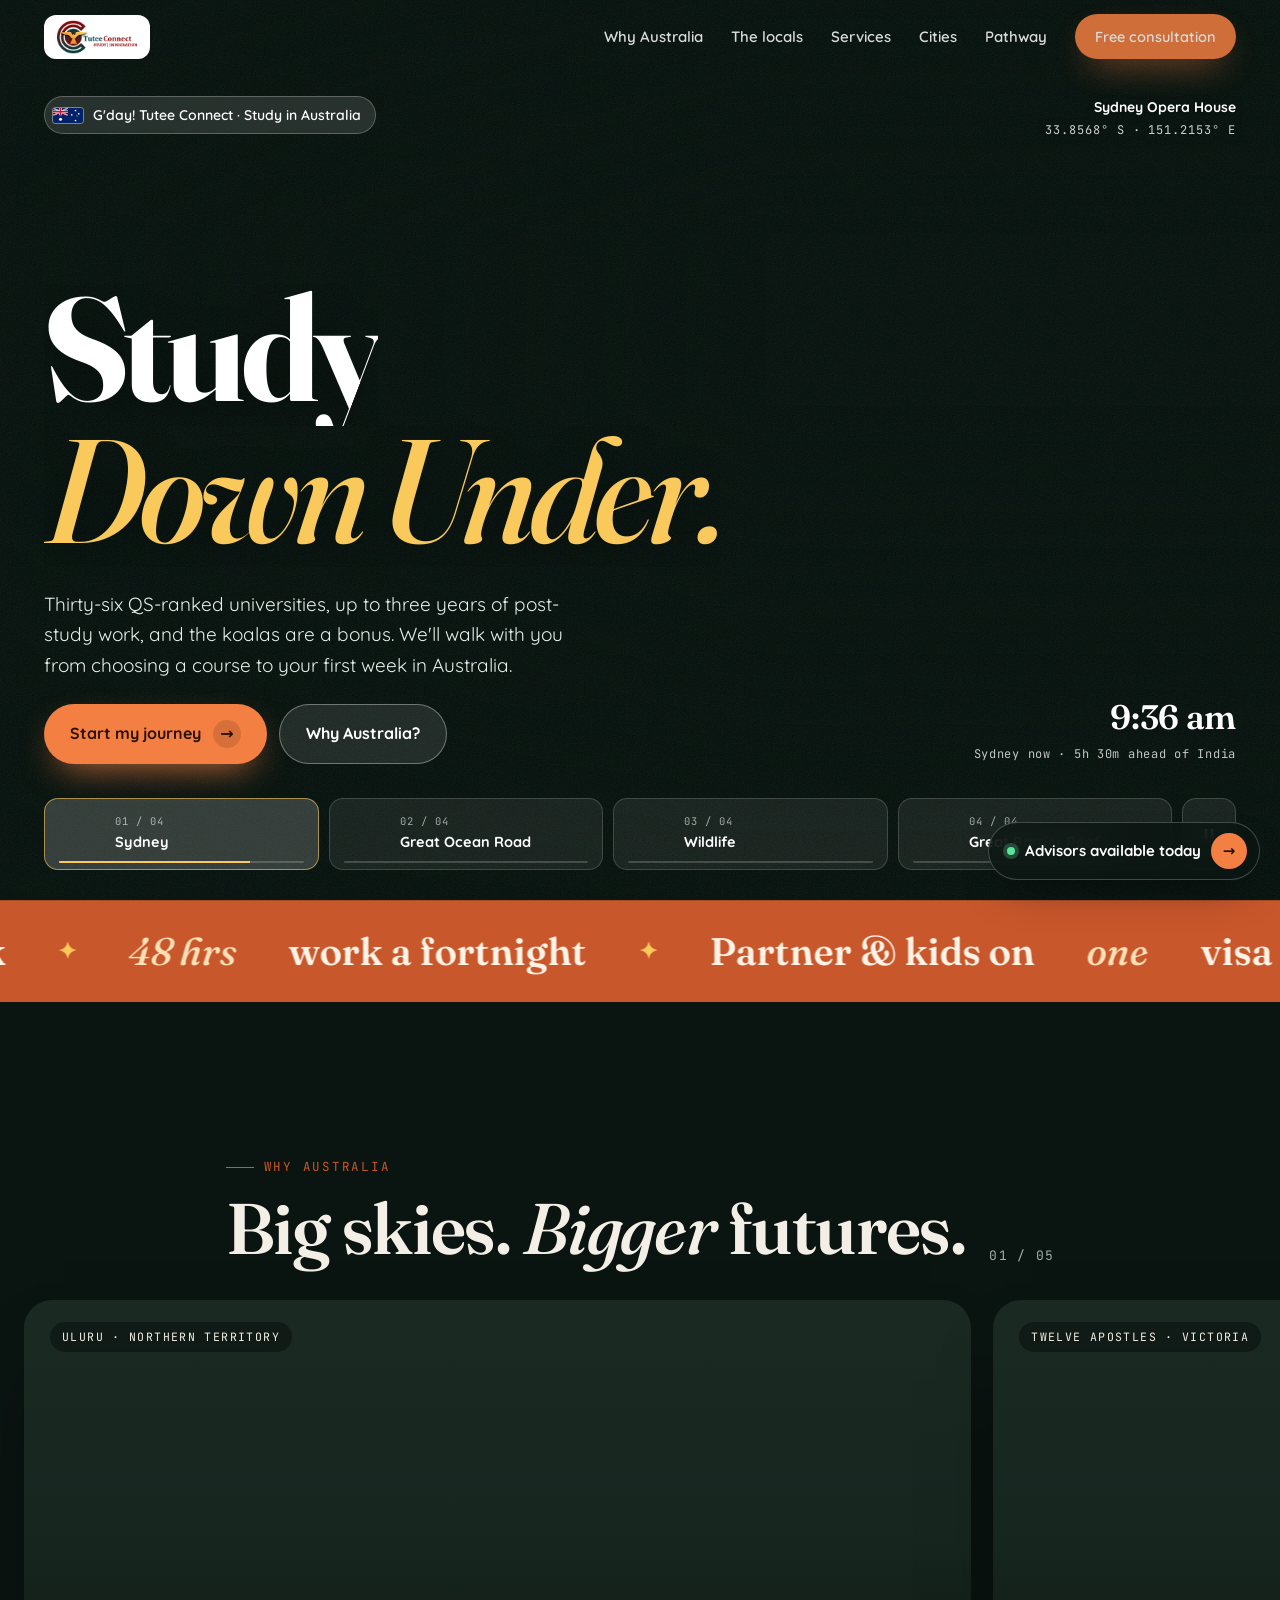
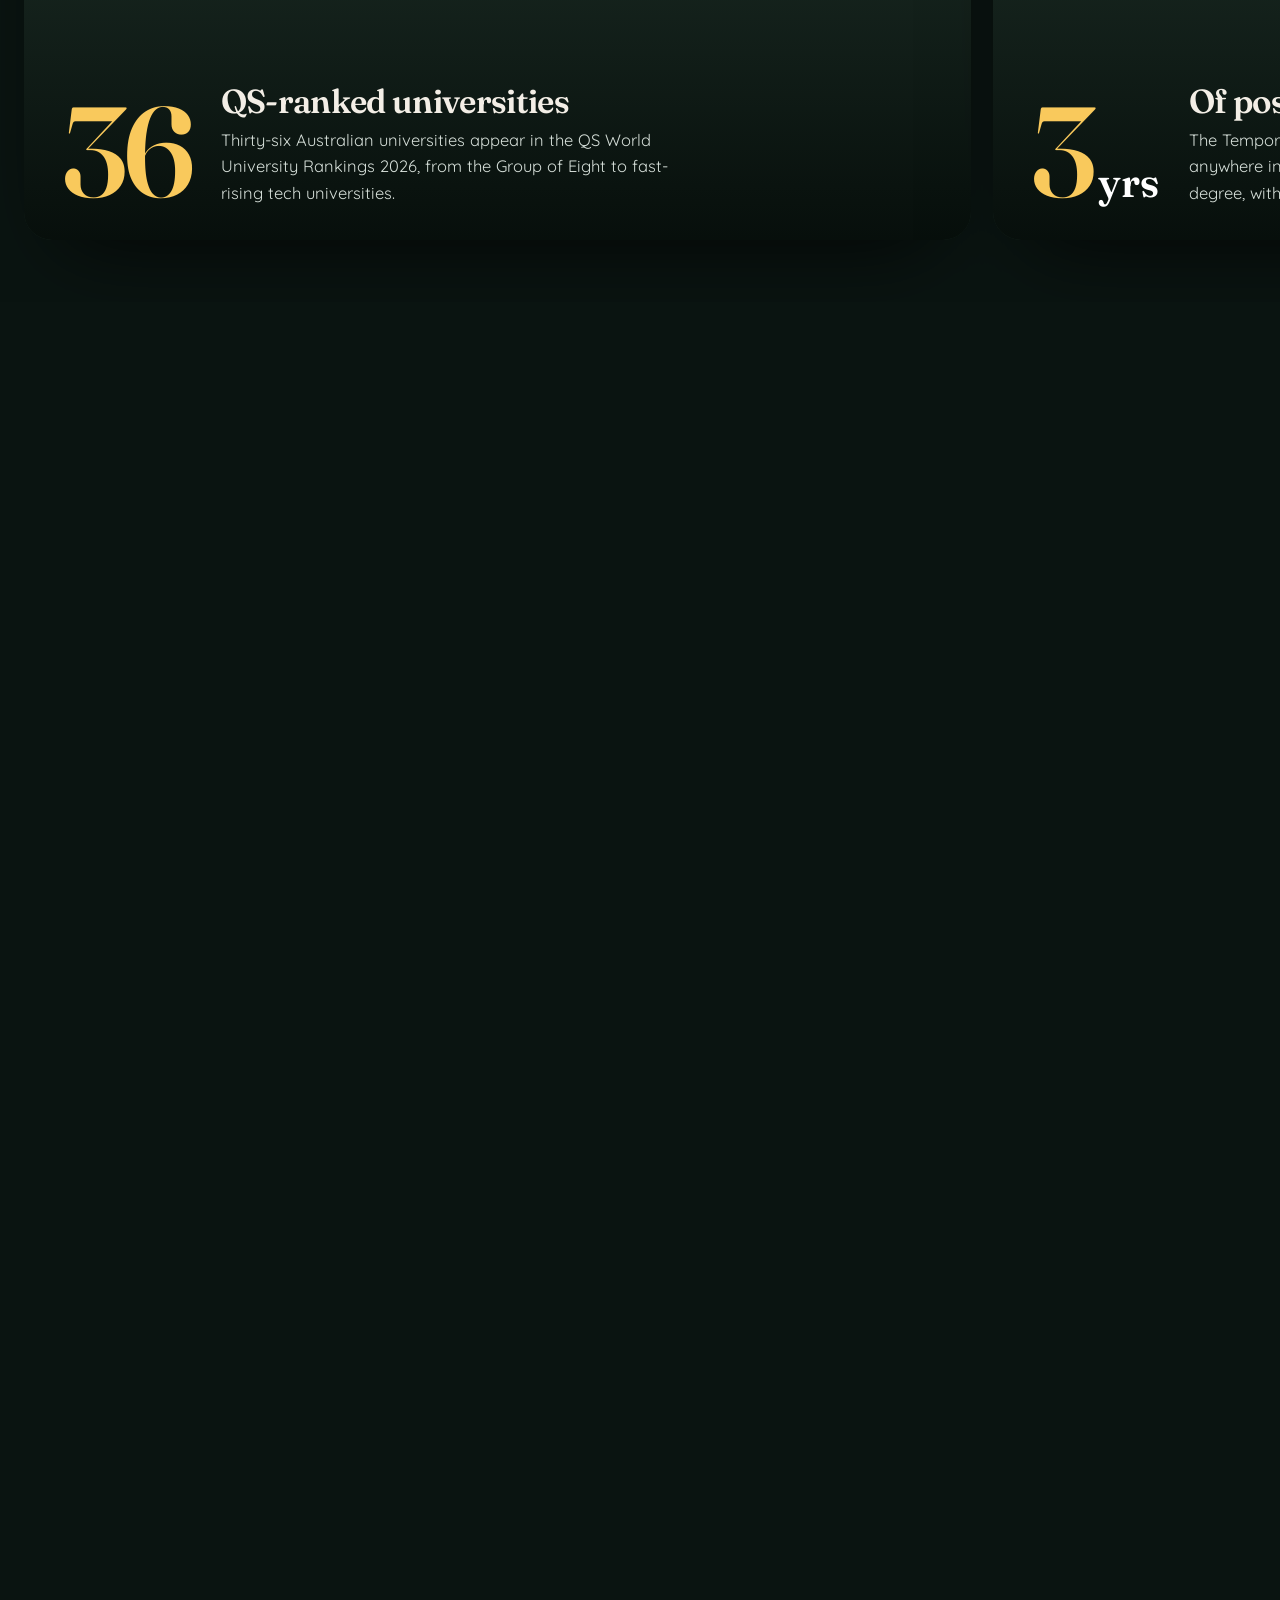
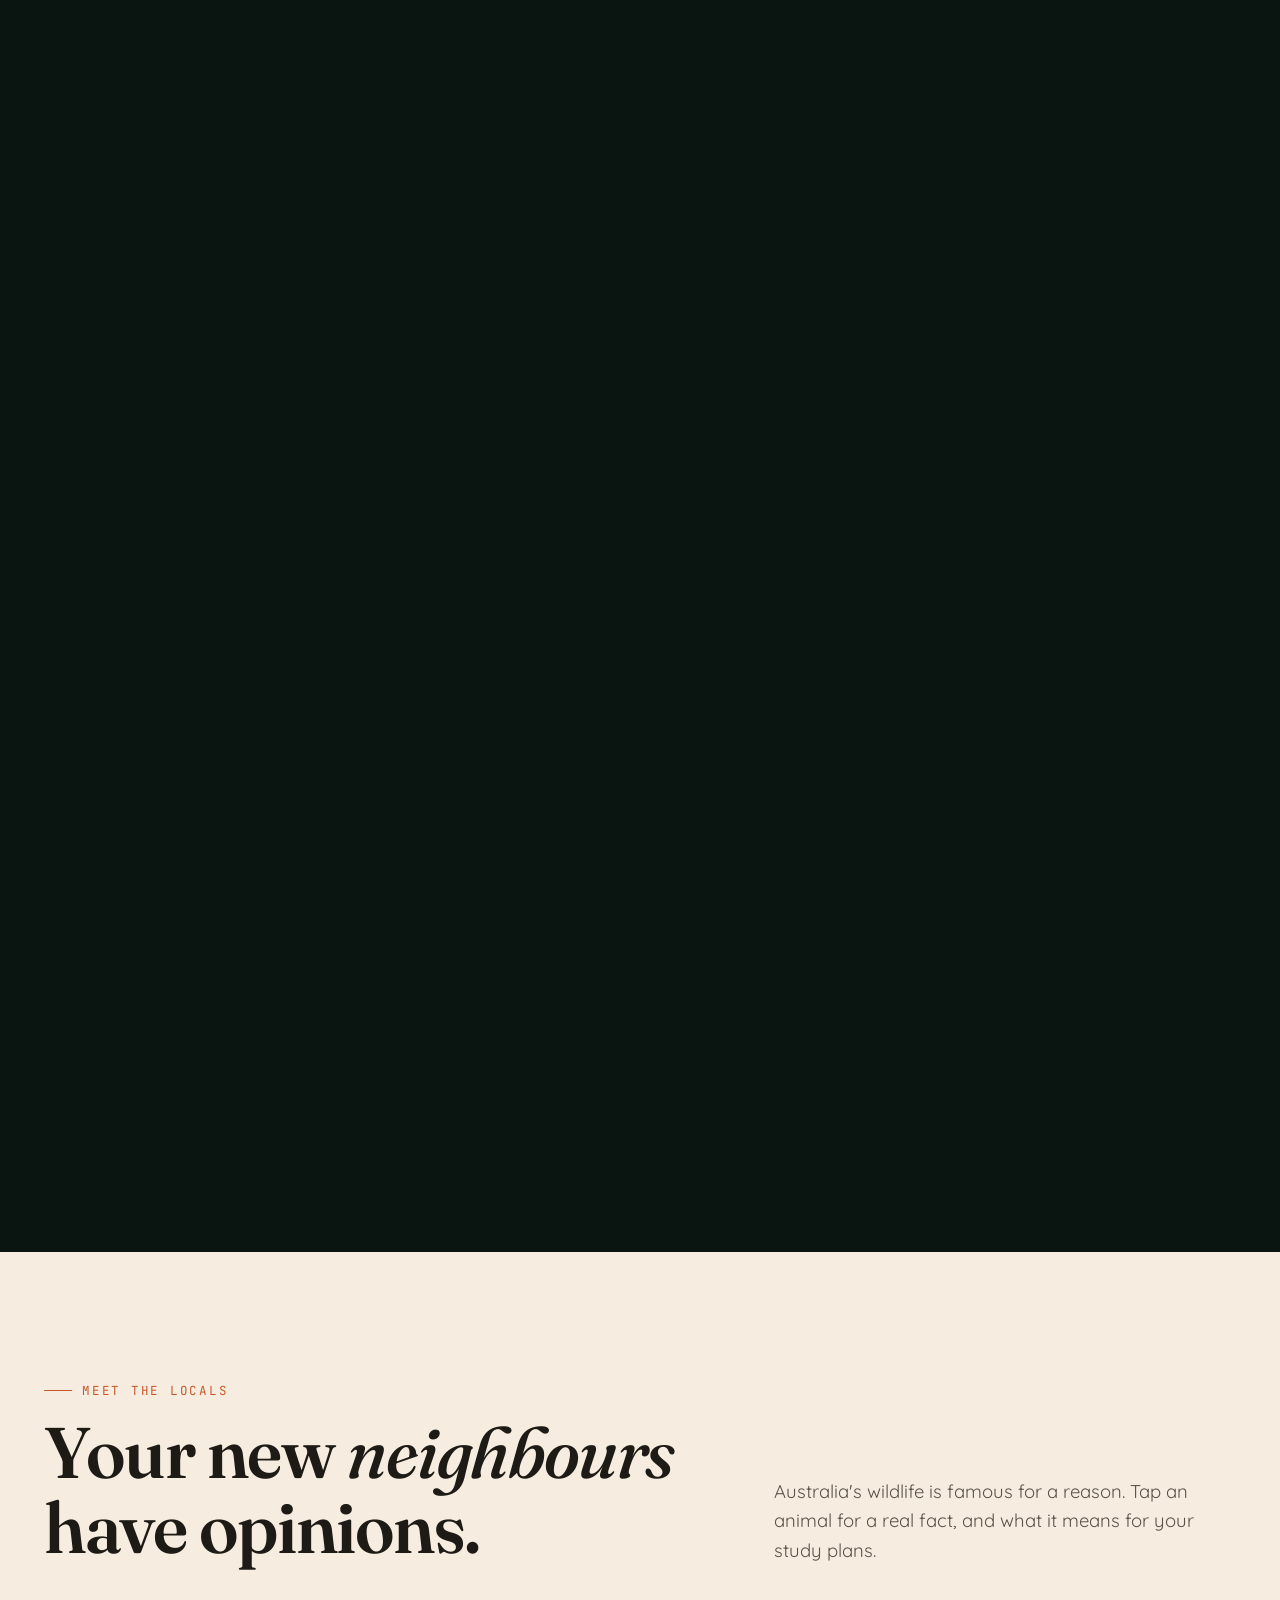
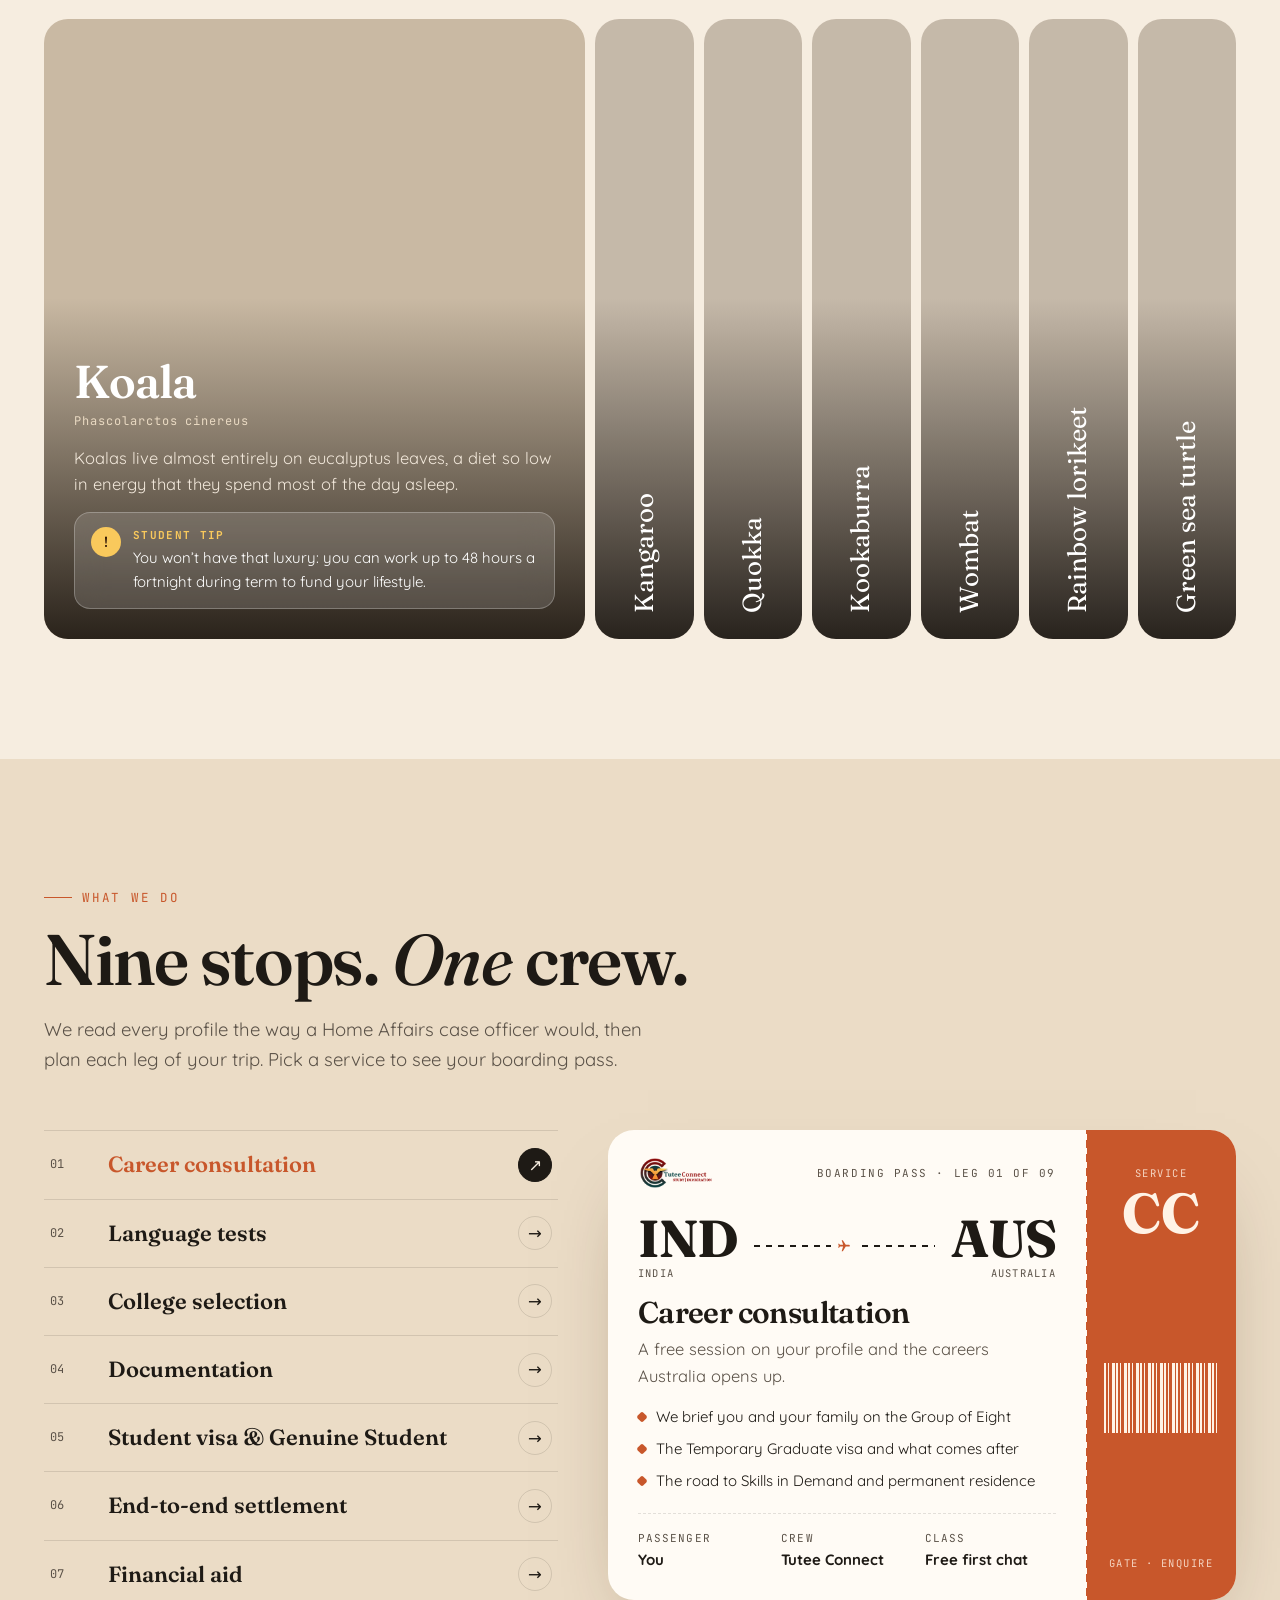
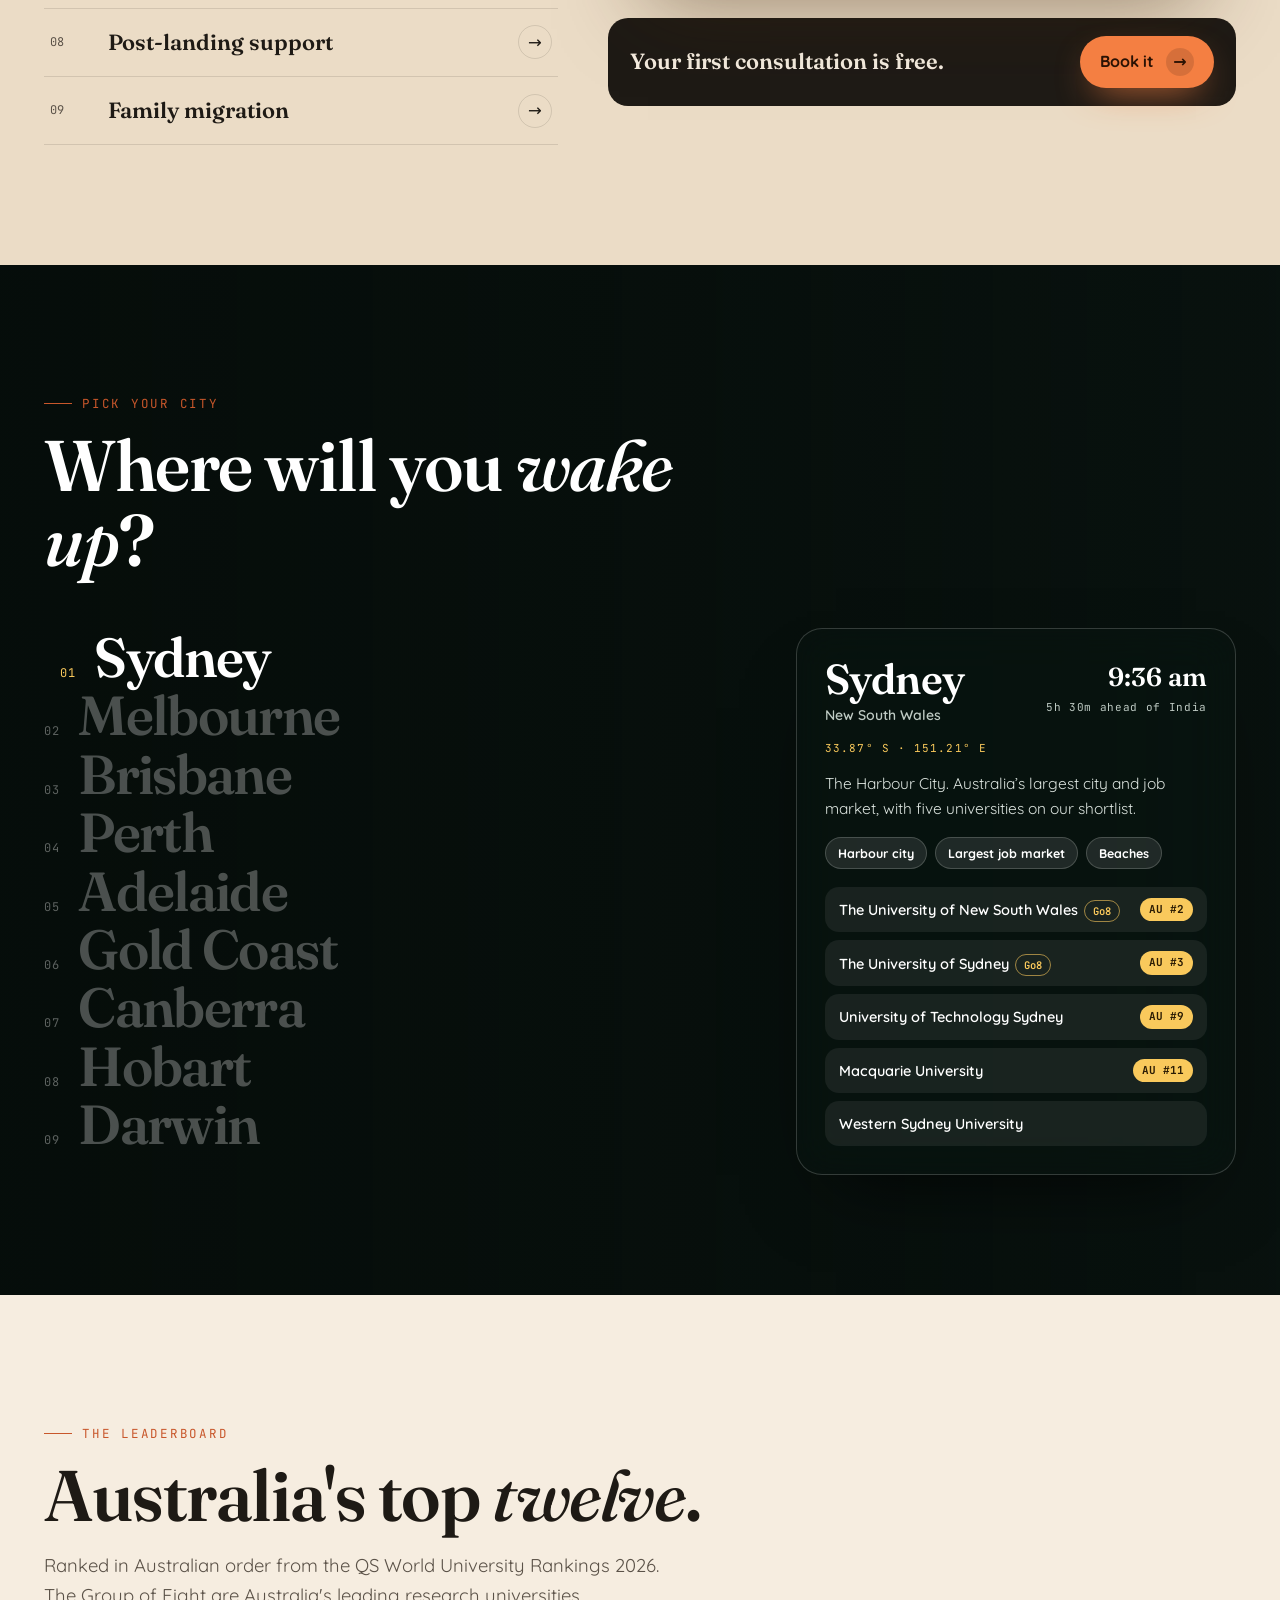
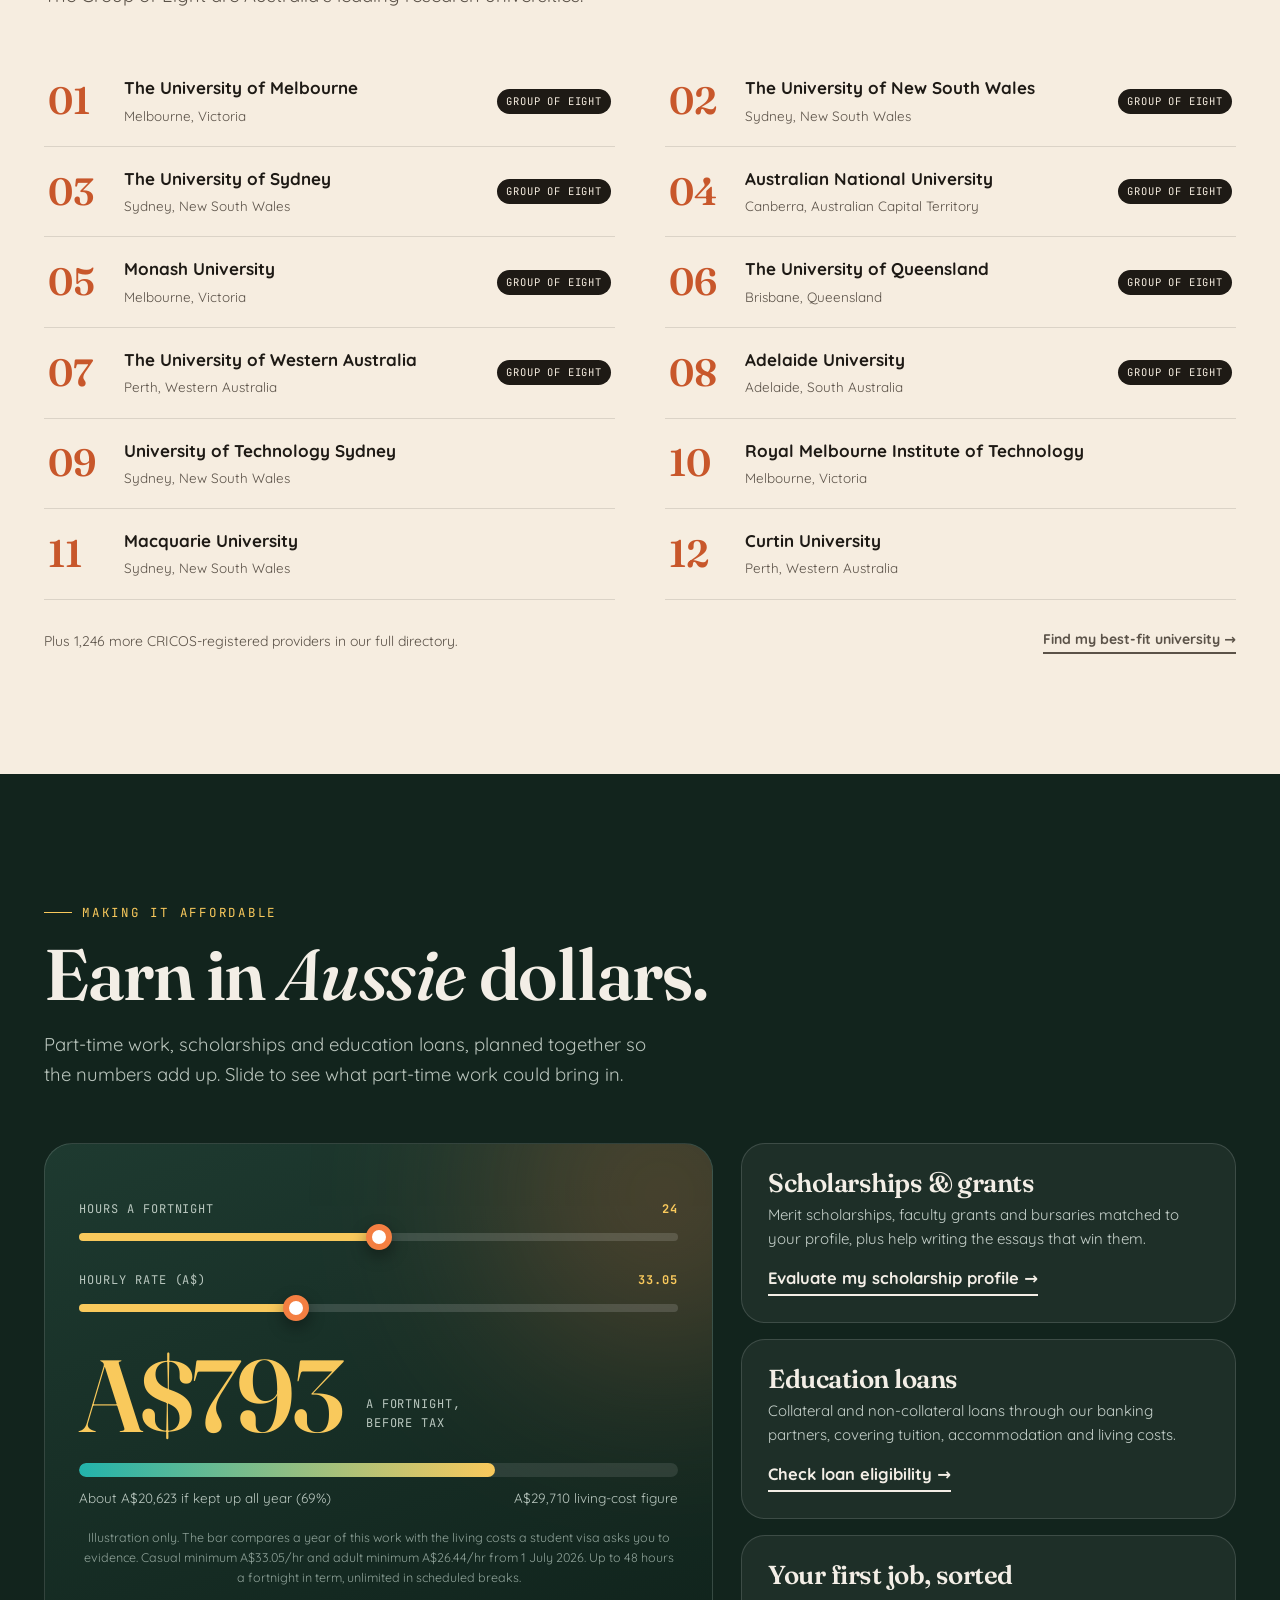
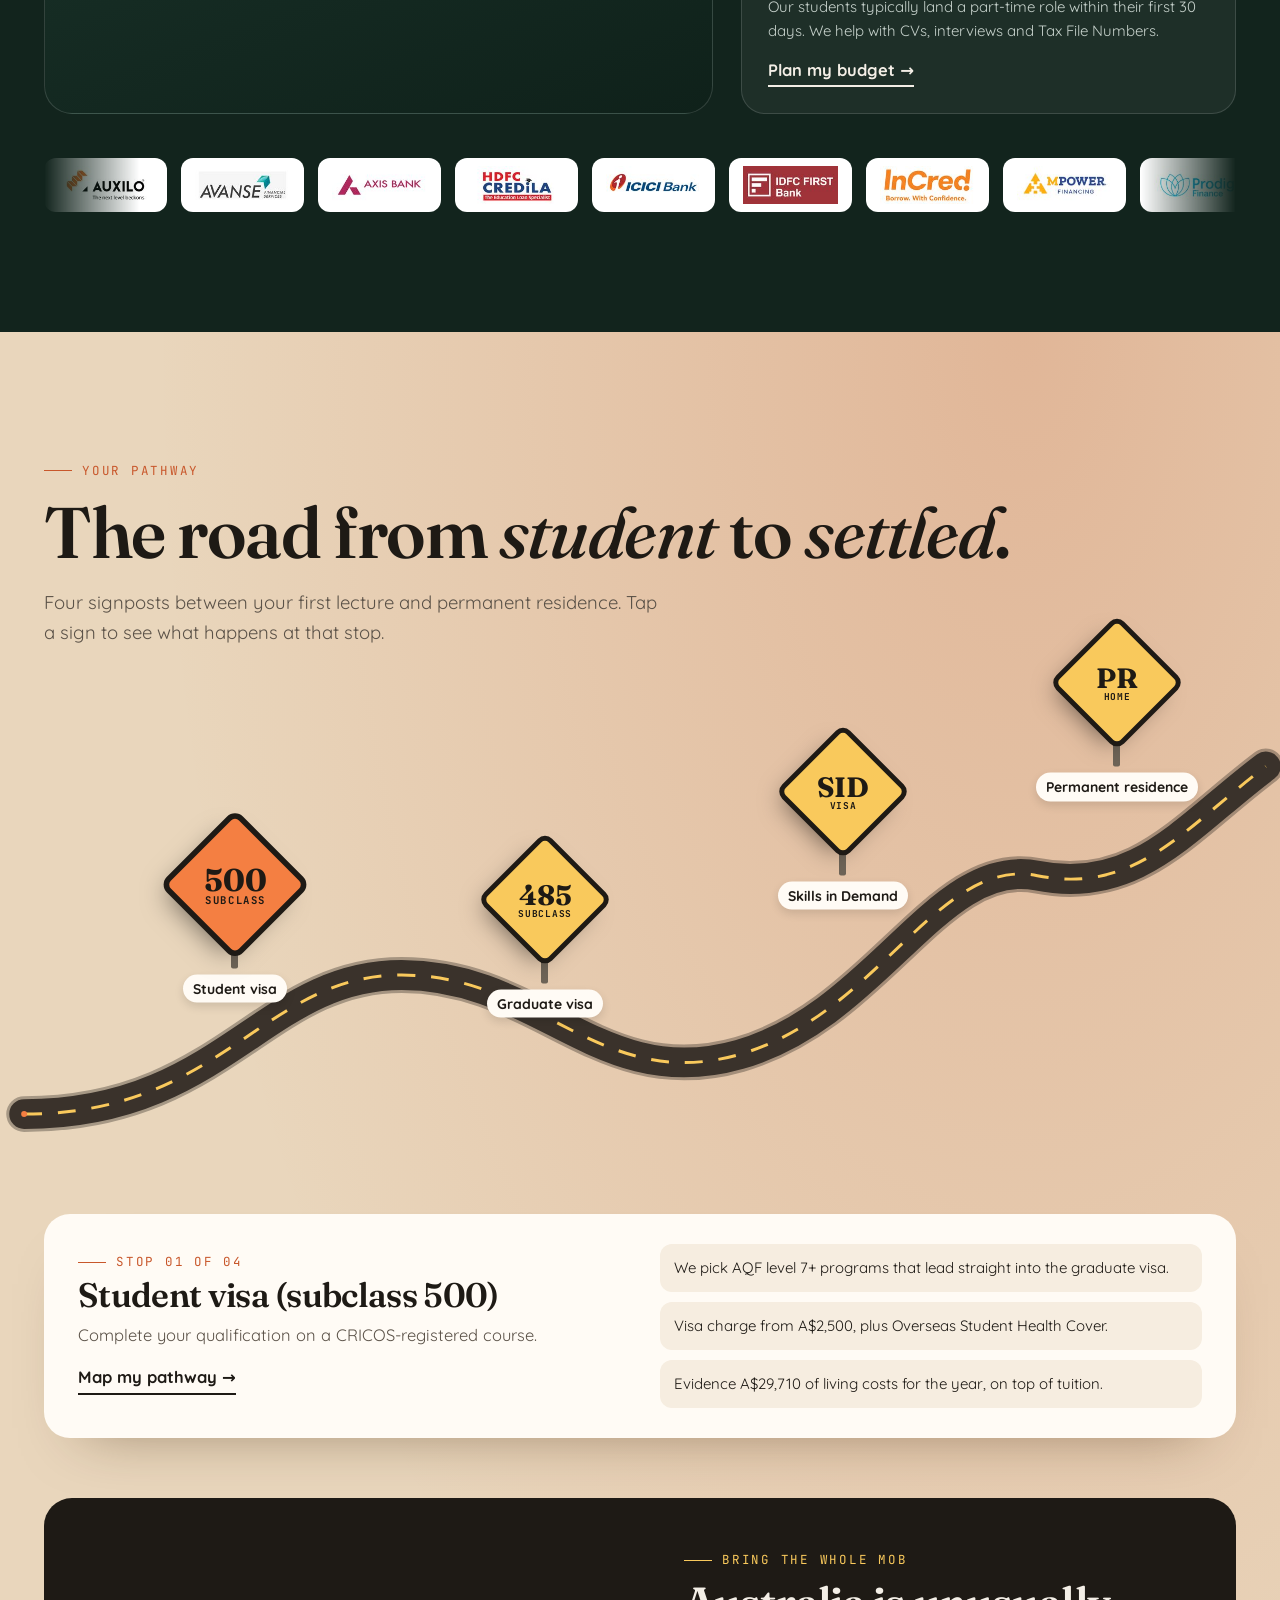
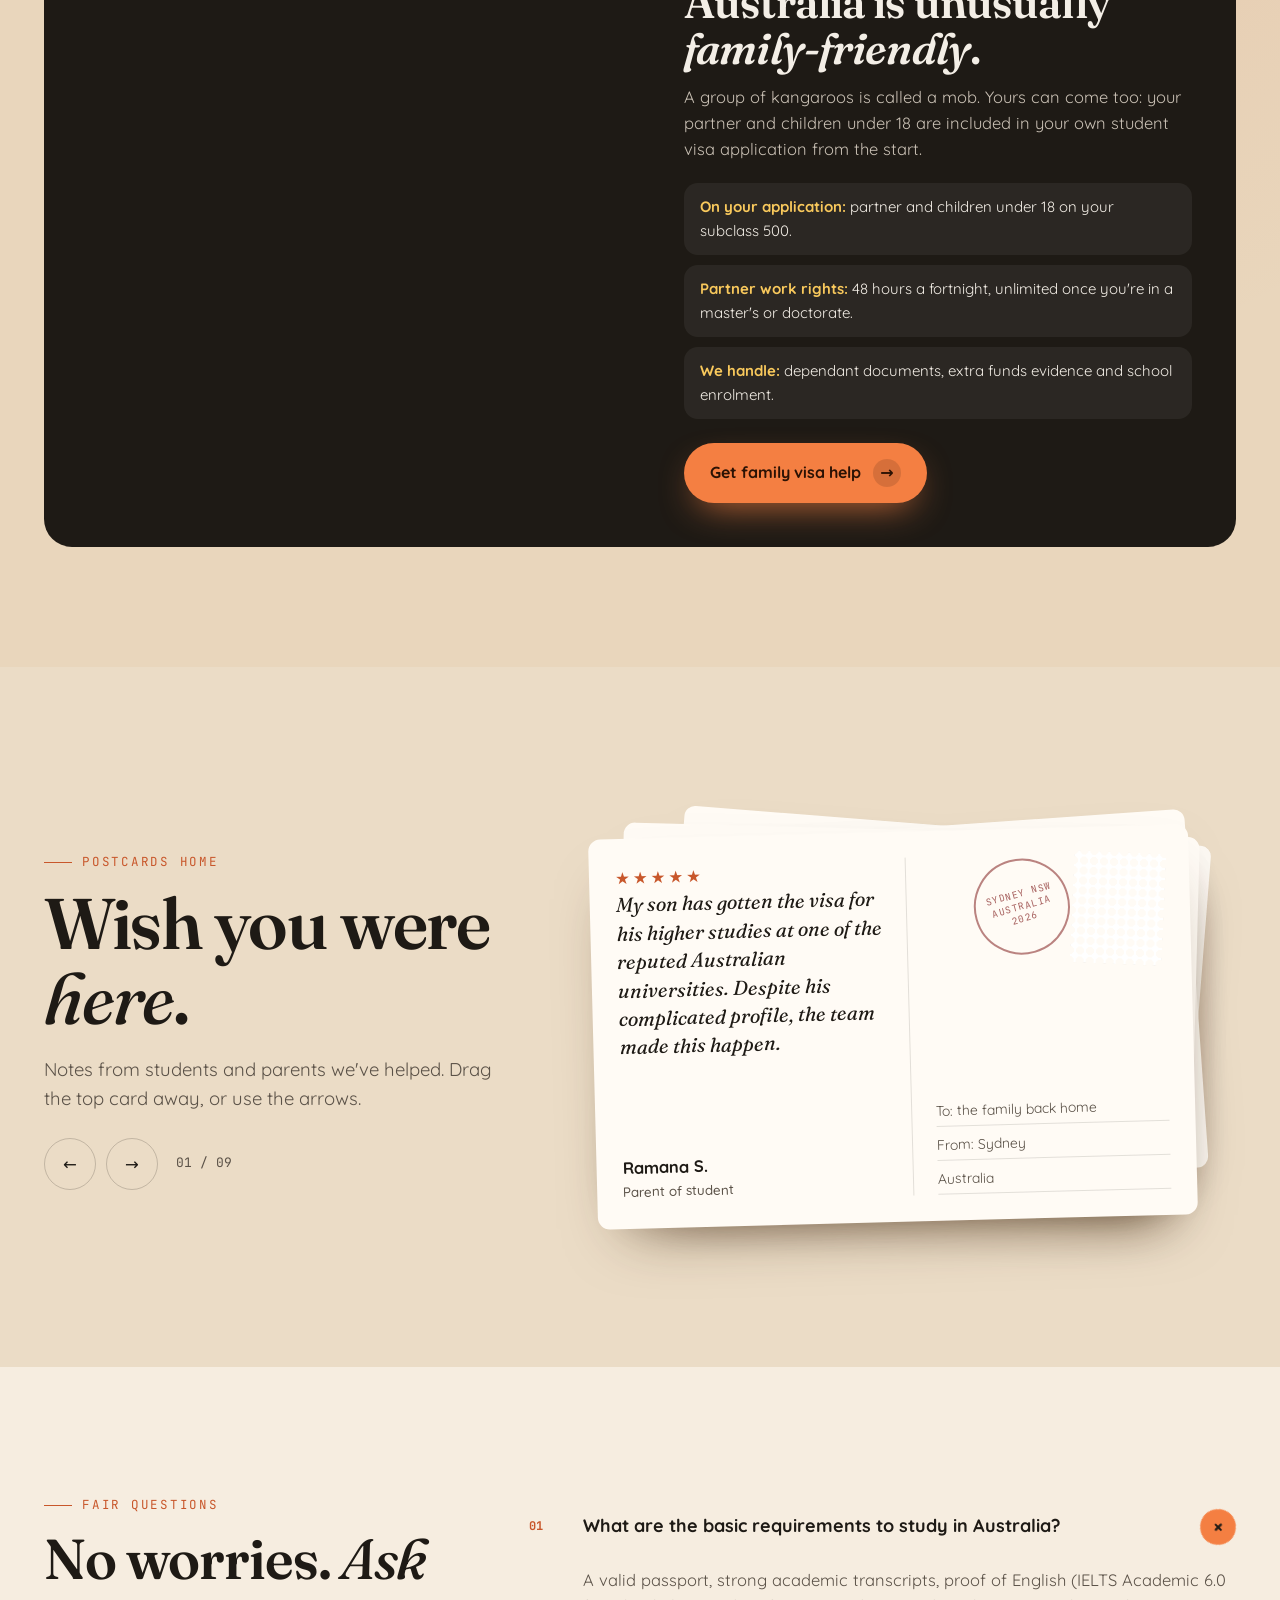
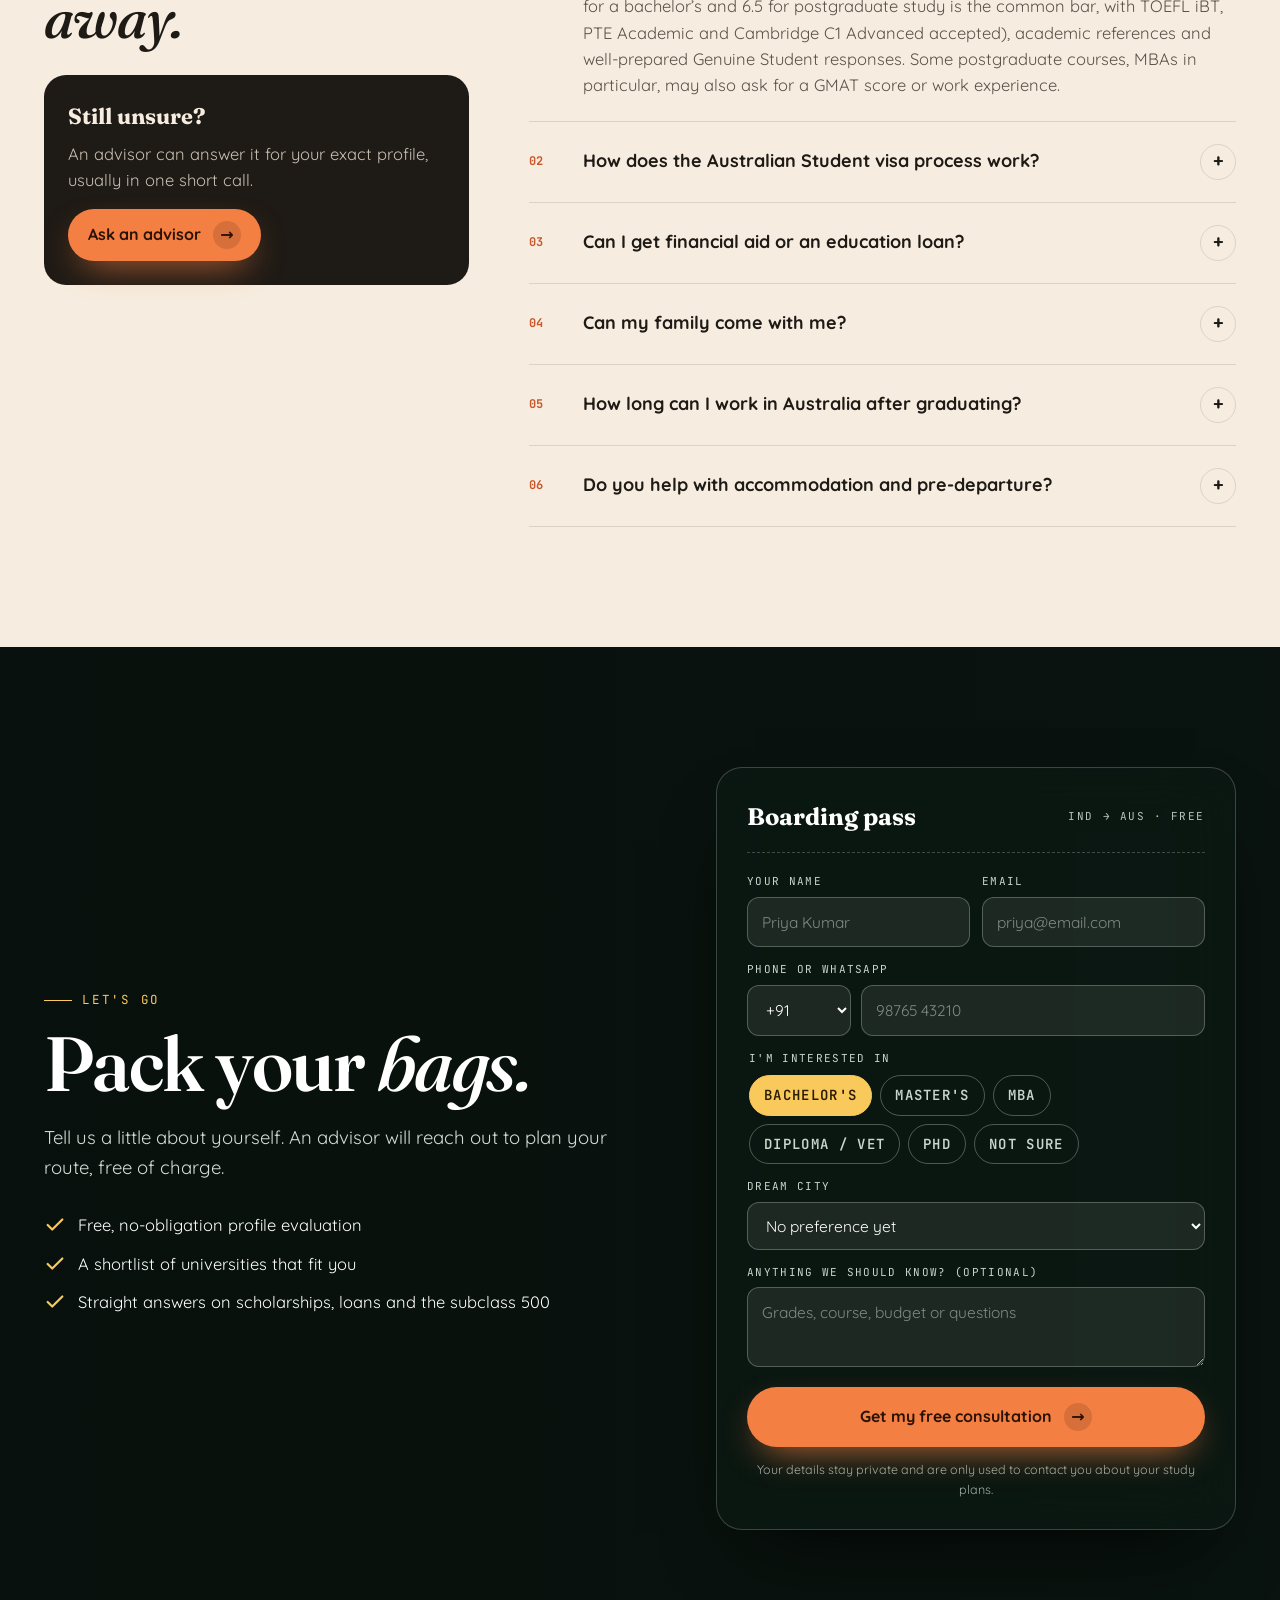
<file: tutee-australia-preview.html>
<!DOCTYPE html>
<html lang="en-AU">
<head>
<meta charset="utf-8">
<meta name="viewport" content="width=device-width, initial-scale=1, viewport-fit=cover">
<title>Study in Australia | Tutee Connect</title>
<meta name="description" content="Study Down Under with Tutee Connect: 36 QS-ranked universities, up to three years of post-study work, and a clear pathway to settlement.">
<meta name="theme-color" content="#0A1411">
<link rel="preconnect" href="https://fonts.googleapis.com">
<link rel="preconnect" href="https://fonts.gstatic.com" crossorigin>
<link rel="preconnect" href="https://upload.wikimedia.org" crossorigin>
<link href="https://fonts.googleapis.com/css2?family=Fraunces:ital,opsz,wght@0,9..144,500;0,9..144,600;0,9..144,700;1,9..144,500&family=JetBrains+Mono:wght@400;700&family=Quicksand:wght@400;500;600;700&display=swap" rel="stylesheet">
<link rel="preload" as="image" href="https://upload.wikimedia.org/wikipedia/commons/thumb/c/c5/Sydney_Opera_House_drone.webm/1920px--Sydney_Opera_House_drone.webm.jpg">
<style>
:root{
  --night:#0A1411;--bush:#12241D;--bush-2:#1A3229;--eucalypt:#9CC2A7;--ochre:#C8572B;--ochre-2:#E07A44;
  --orange:#F47F42;--gold:#F9C95C;--sand:#F6EDE0;--sand-2:#EBDcc6;--ink:#1E1A15;--ink-2:#5B5248;
  --reef:#22B3AC;--teal:#123A3A;--maroon:#760D0D;--line:rgba(30,26,21,.12);--line-d:rgba(255,255,255,.14);
  --display:'Fraunces',Georgia,serif;--body:'Quicksand',system-ui,-apple-system,'Segoe UI',sans-serif;--mono:'JetBrains Mono',ui-monospace,Menlo,Consolas,monospace;
  --ease:cubic-bezier(.2,.7,.2,1);
}
*,*::before,*::after{box-sizing:border-box}
html{scroll-behavior:smooth;scroll-padding-top:80px;-webkit-text-size-adjust:100%}
body{margin:0;background:var(--sand);color:var(--ink);font-family:var(--body);font-size:16.5px;line-height:1.6;-webkit-font-smoothing:antialiased;overflow-x:clip}
img,video{display:block;max-width:100%}
a{color:inherit}
button{font:inherit;color:inherit}
h1,h2,h3{font-family:var(--display);font-weight:600;line-height:1.05;margin:0;letter-spacing:-.02em}
h2{font-size:clamp(36px,5.6vw,76px)}
h2 em,h1 em{font-style:italic;font-weight:500}
.wrap{max-width:1240px;margin:0 auto;padding:0 24px}
section{position:relative}
.pad{padding:120px 0}
.eyebrow{font-family:var(--mono);font-size:12.5px;letter-spacing:.14em;text-transform:uppercase;display:inline-flex;align-items:center;gap:10px;color:var(--ochre)}
.eyebrow::before{content:"";width:28px;height:1px;background:currentColor}
.dark .eyebrow{color:var(--gold)}
.lede{font-size:18.5px;color:var(--ink-2);max-width:56ch;margin:18px 0 0}
.dark{background:var(--night);color:#F3EEE6}
.dark .lede{color:#B9C4BC}
:focus-visible{outline:3px solid var(--orange);outline-offset:3px;border-radius:6px}
.sr{position:absolute;width:1px;height:1px;overflow:hidden;clip:rect(0 0 0 0);white-space:nowrap}
.btn{display:inline-flex;align-items:center;gap:12px;font-weight:700;font-size:16px;padding:16px 26px;border-radius:999px;text-decoration:none;border:0;cursor:pointer;transition:transform .25s var(--ease),box-shadow .25s,background .25s;will-change:transform}
.btn-primary{background:var(--orange);color:#2B1204;box-shadow:0 14px 36px -14px rgba(244,127,66,.9)}
.btn-primary:hover{box-shadow:0 20px 40px -14px rgba(244,127,66,1)}
.btn-ghost{background:rgba(255,255,255,.1);color:#fff;border:1px solid rgba(255,255,255,.35);backdrop-filter:blur(12px);-webkit-backdrop-filter:blur(12px)}
.btn-ghost:hover{background:rgba(255,255,255,.2)}
.btn .ar{display:inline-grid;place-items:center;width:28px;height:28px;border-radius:50%;background:rgba(0,0,0,.12);transition:transform .25s}
.btn:hover .ar{transform:translateX(3px) rotate(-45deg)}
.lnk{font-weight:700;text-decoration:none;border-bottom:2px solid currentColor;padding-bottom:2px;display:inline-flex;gap:8px;align-items:center}
.lnk:hover{color:var(--ochre)}
.dark .lnk:hover{color:var(--gold)}

/* reveal */
.rv{opacity:0;transform:translateY(34px);transition:opacity .9s var(--ease),transform .9s var(--ease)}
.rv.in{opacity:1;transform:none}
.mask{display:inline-block;overflow:hidden;vertical-align:bottom;padding-bottom:.08em}
.mask>span{display:inline-block;transform:translateY(105%);transition:transform 1.1s var(--ease)}
.in .mask>span,.mask.in>span{transform:none}

/* NAV + flight progress */
.nav{position:fixed;top:0;left:0;right:0;z-index:70;transition:background .35s,backdrop-filter .35s}
.nav .wrap{display:flex;align-items:center;justify-content:space-between;height:74px;gap:20px}
.nav .logo{height:44px;width:auto;background:#fff;padding:5px 10px;border-radius:12px}
.nav-links{display:flex;gap:28px;align-items:center}
.nav-links a{color:#fff;text-decoration:none;font-weight:600;font-size:15px;opacity:.85;transition:opacity .2s}
.nav-links a:hover,.nav-links a.on{opacity:1}
.nav-links a.on{color:var(--gold)}
.nav .btn{padding:11px 20px;font-size:14.5px}
.nav.solid{background:rgba(10,20,17,.78);backdrop-filter:blur(18px) saturate(140%);-webkit-backdrop-filter:blur(18px) saturate(140%)}
.flight{position:absolute;left:0;right:0;bottom:0;height:16px;pointer-events:none;opacity:0;transition:opacity .3s}
.nav.solid .flight{opacity:1}
.flight .trk{position:absolute;left:58px;right:58px;top:7px;height:0;border-top:1px dashed rgba(255,255,255,.3)}
.flight .fdone{position:absolute;left:58px;top:7px;height:2px;background:linear-gradient(90deg,var(--gold),var(--orange));width:calc((100% - 116px) * var(--p,0))}
.flight .pl{position:absolute;top:0;left:calc(58px + (100% - 116px) * var(--p,0));transform:translateX(-50%);color:var(--gold)}
.flight .c{position:absolute;top:1px;font-family:var(--mono);font-size:10px;letter-spacing:.1em;color:rgba(255,255,255,.7)}
.flight .c.a{left:18px}.flight .c.b{right:18px}
@media (max-width:980px){.nav-links a:not(.btn){display:none}}

/* HERO */
.hero{position:relative;height:100svh;min-height:640px;color:#fff;overflow:hidden;background:#05100c}
.reel{position:absolute;inset:0}
.reel video,.reel .poster{position:absolute;inset:0;width:100%;height:100%;object-fit:cover;opacity:0;transition:opacity 1.2s ease}
.reel .poster{background-size:cover;background-position:center}
.reel .on{opacity:1}
.reel .poster.on{animation:kb 12s ease-out forwards}
@keyframes kb{from{transform:scale(1.12)}to{transform:scale(1)}}
.hero::after{content:"";position:absolute;inset:0;background:linear-gradient(180deg,rgba(5,16,12,.55) 0%,rgba(5,16,12,0) 26%,rgba(5,16,12,0) 45%,rgba(5,16,12,.88) 100%),linear-gradient(90deg,rgba(5,16,12,.6),rgba(5,16,12,0) 60%);pointer-events:none}
.grain{position:absolute;inset:-50%;z-index:1;pointer-events:none;opacity:.08;background-image:url("data:image/svg+xml,%3Csvg xmlns='http://www.w3.org/2000/svg' width='160' height='160'%3E%3Cfilter id='n'%3E%3CfeTurbulence type='fractalNoise' baseFrequency='.9' numOctaves='3'/%3E%3C/filter%3E%3Crect width='100%25' height='100%25' filter='url(%23n)'/%3E%3C/svg%3E");animation:grain 1s steps(4) infinite}
@keyframes grain{0%{transform:translate(0,0)}25%{transform:translate(-3%,2%)}50%{transform:translate(2%,-3%)}75%{transform:translate(-2%,-1%)}100%{transform:translate(0,0)}}
.hero-in{position:relative;z-index:2;height:100%;display:flex;flex-direction:column;justify-content:flex-end;padding-bottom:30px}
.hero-top{position:absolute;top:96px;left:0;right:0;z-index:2}
.hero-top .wrap{display:flex;justify-content:space-between;align-items:flex-start;gap:20px}
.hello{display:inline-flex;align-items:center;gap:10px;font-weight:600;font-size:14px;padding:7px 14px 7px 8px;border-radius:999px;background:rgba(255,255,255,.12);border:1px solid rgba(255,255,255,.25);backdrop-filter:blur(12px);-webkit-backdrop-filter:blur(12px)}
.flag{width:30px;height:15px;border-radius:3px;overflow:hidden;flex:none;box-shadow:0 0 0 1px rgba(255,255,255,.4)}
.coords{text-align:right;font-family:var(--mono);font-size:12px;letter-spacing:.08em;line-height:1.7;color:rgba(255,255,255,.8);text-shadow:0 1px 8px rgba(0,0,0,.5)}
.coords b{display:block;font-family:var(--body);font-size:14px;letter-spacing:0;color:#fff;font-weight:700}
.hero h1{font-size:clamp(56px,11.5vw,172px);line-height:.88;font-weight:700;letter-spacing:-.035em;text-shadow:0 10px 40px rgba(0,0,0,.35)}
.hero h1 em{color:var(--gold);font-weight:500}
.hero-row{display:grid;grid-template-columns:minmax(0,1fr) auto;gap:30px;align-items:end;margin-top:22px}
.hero p.intro{font-size:19px;max-width:50ch;margin:0;color:#E6EEE9}
.ctas{display:flex;gap:12px;flex-wrap:wrap;margin-top:24px}
.clock{font-family:var(--mono);font-size:12px;letter-spacing:.06em;color:rgba(255,255,255,.75);text-align:right}
.clock b{display:block;font-family:var(--display);font-size:34px;letter-spacing:-.01em;color:#fff;font-weight:600;font-variant-numeric:tabular-nums}
.chan{display:grid;grid-template-columns:repeat(4,minmax(0,1fr)) auto;gap:10px;margin-top:34px;align-items:stretch}
.ch{all:unset;cursor:pointer;position:relative;padding:12px 14px 14px;border-radius:14px;background:rgba(255,255,255,.07);border:1px solid rgba(255,255,255,.16);backdrop-filter:blur(10px);-webkit-backdrop-filter:blur(10px);transition:background .3s,border-color .3s;display:flex;gap:12px;align-items:center;min-width:0}
.ch:hover{background:rgba(255,255,255,.14)}
.ch.on{background:rgba(255,255,255,.18);border-color:rgba(249,201,92,.6)}
.ch:focus-visible{outline:3px solid var(--orange);outline-offset:3px}
.ch .th{flex:none;width:44px;height:44px;border-radius:10px;background-size:cover;background-position:center}
.ch .tx{min-width:0}
.ch small{display:block;font-family:var(--mono);font-size:10.5px;letter-spacing:.1em;color:rgba(255,255,255,.6);text-transform:uppercase}
.ch b{display:block;font-size:14.5px;white-space:nowrap;overflow:hidden;text-overflow:ellipsis}
.ch .bar{position:absolute;left:14px;right:14px;bottom:6px;height:2px;border-radius:2px;background:rgba(255,255,255,.18);overflow:hidden}
.ch .bar i{display:block;height:100%;width:0;background:var(--gold)}
.pp{all:unset;cursor:pointer;width:52px;border-radius:14px;display:grid;place-items:center;background:rgba(255,255,255,.07);border:1px solid rgba(255,255,255,.16)}
.pp:hover{background:rgba(255,255,255,.16)}
.pp:focus-visible{outline:3px solid var(--orange)}
.h-rise{opacity:0;transform:translateY(24px);animation:hrise 1s var(--ease) forwards}
.h1d .mask>span{animation:mup 1.2s var(--ease) forwards}
.h1d .l2>span{animation-delay:.12s}
@keyframes mup{to{transform:none}}
@keyframes hrise{to{opacity:1;transform:none}}
@media (max-width:900px){.hero-row{grid-template-columns:1fr}.clock{text-align:left}.chan{grid-template-columns:repeat(4,minmax(150px,1fr)) 52px;overflow-x:auto;scrollbar-width:none;margin-left:-24px;margin-right:-24px;padding:0 24px 4px}.chan::-webkit-scrollbar{display:none}.coords{display:none}.hero-top{top:88px}.hero p.intro{font-size:17px}}

/* MARQUEE */
.marq{background:var(--ochre);color:#FFF3E6;overflow:hidden;padding:20px 0;border-top:1px solid rgba(0,0,0,.15)}
.marq .tr{display:flex;width:max-content;gap:0;will-change:transform}
.marq span{font-family:var(--display);font-size:clamp(24px,3vw,40px);font-weight:600;white-space:nowrap;padding:0 26px;display:inline-flex;align-items:center;gap:52px}
.marq span::after{content:"✦";font-size:.6em;color:var(--gold)}
.marq em{font-style:italic;font-weight:500;color:#FFE1B8}

/* WHY: pinned horizontal */
.why{background:var(--night);color:#F3EEE6}
.why-pin{position:relative}
.why-stick{position:sticky;top:0;height:100vh;overflow:hidden;display:flex;flex-direction:column;justify-content:center}
.why-head{padding-top:84px;display:flex;justify-content:space-between;align-items:end;gap:24px;flex-wrap:wrap}
.why-head .count{font-family:var(--mono);font-size:13px;color:#9FB0A6;letter-spacing:.1em}
.track{display:flex;gap:22px;padding:34px 24px 0;will-change:transform}
.panel{flex:none;width:min(74vw,980px);height:min(60vh,600px);border-radius:28px;overflow:hidden;position:relative;background:#1a2a23 center/cover no-repeat;box-shadow:0 40px 80px -40px rgba(0,0,0,.8)}
.panel::after{content:"";position:absolute;inset:0;background:linear-gradient(0deg,rgba(5,12,9,.9),rgba(5,12,9,.15) 55%,rgba(5,12,9,0))}
.panel .in{position:absolute;left:0;right:0;bottom:0;padding:34px 38px;z-index:1;display:grid;grid-template-columns:auto minmax(0,1fr);gap:30px;align-items:end}
.panel .big{font-family:var(--display);font-size:clamp(72px,10vw,150px);line-height:.85;color:var(--gold);font-weight:600;letter-spacing:-.04em}
.panel .big small{font-size:.32em;letter-spacing:0;margin-left:6px;color:#fff}
.panel h3{font-size:clamp(24px,2.6vw,36px);margin-bottom:8px}
.panel p{margin:0;color:#D5DED8;max-width:46ch}
.panel .loc{position:absolute;top:22px;left:26px;z-index:1;font-family:var(--mono);font-size:11.5px;letter-spacing:.12em;text-transform:uppercase;padding:6px 12px;border-radius:999px;background:rgba(0,0,0,.35);backdrop-filter:blur(8px);-webkit-backdrop-filter:blur(8px)}
.panel.cta{background:linear-gradient(140deg,var(--ochre),#8C2E10);display:flex;align-items:center;justify-content:center;text-align:center;width:min(50vw,560px)}
.panel.cta::after{display:none}
.panel.cta div{padding:40px;position:relative;z-index:1}
.panel.cta h3{font-size:clamp(30px,3.4vw,46px);margin-bottom:18px}
@media (max-width:820px){
  .why-stick{position:static;height:auto;padding-bottom:90px}
  .track{overflow-x:auto;scroll-snap-type:x mandatory;transform:none!important;padding-bottom:10px;scrollbar-width:none}
  .track::-webkit-scrollbar{display:none}
  .panel{width:86vw;height:72vh;max-height:560px;scroll-snap-align:center}
  .panel.cta{width:86vw}
  .panel .in{grid-template-columns:1fr;gap:10px;padding:24px}
}

/* LOCALS (animals) */
.locals{background:var(--sand)}
.locals-head{display:flex;justify-content:space-between;align-items:end;gap:30px;flex-wrap:wrap}
.gal{display:flex;gap:10px;height:620px;margin-top:54px}
.an{all:unset;box-sizing:border-box;position:relative;flex:1;min-width:0;border-radius:24px;overflow:hidden;cursor:pointer;background:#c9b9a3 center/cover no-repeat;transition:flex 0.7s var(--ease),filter .4s}
.an::after{content:"";position:absolute;inset:0;background:linear-gradient(0deg,rgba(20,14,8,.88),rgba(20,14,8,0) 55%);transition:opacity .4s}
.an.on{flex:5.5}
.an:not(.on){filter:saturate(.75)}
.an:focus-visible{outline:3px solid var(--orange);outline-offset:3px}
.an .nm{position:absolute;z-index:1;left:50%;bottom:26px;transform:translateX(-50%) rotate(180deg);writing-mode:vertical-rl;font-family:var(--display);font-size:26px;color:#fff;white-space:nowrap;transition:opacity .3s}
.an.on .nm{opacity:0}
.an .card{position:absolute;z-index:1;left:0;right:0;bottom:0;padding:30px;color:#fff;opacity:0;transform:translateY(20px);transition:opacity .5s .2s,transform .6s .2s var(--ease);pointer-events:none}
.an.on .card{opacity:1;transform:none}
.an .card h3{font-size:clamp(34px,3.6vw,54px)}
.an .card .sci{font-family:var(--mono);font-size:12px;letter-spacing:.08em;color:#E9D9C2;margin:6px 0 14px}
.an .card p{margin:0 0 14px;max-width:52ch;color:#F2E8DB}
.tip{display:flex;gap:12px;align-items:flex-start;background:rgba(255,255,255,.14);border:1px solid rgba(255,255,255,.25);backdrop-filter:blur(14px);-webkit-backdrop-filter:blur(14px);border-radius:16px;padding:14px 16px;max-width:560px;font-size:15px}
.tip b{font-family:var(--mono);font-size:11px;letter-spacing:.12em;color:var(--gold);display:block;margin-bottom:2px}
.tip .ic{flex:none;width:30px;height:30px;border-radius:50%;background:var(--gold);color:#2B1204;display:grid;place-items:center;font-weight:700}
@media (max-width:900px){
  .gal{height:auto;overflow-x:auto;scroll-snap-type:x mandatory;scrollbar-width:none;margin:40px -24px 0;padding:0 24px}
  .gal::-webkit-scrollbar{display:none}
  .an,.an.on{flex:none;width:82vw;height:540px;scroll-snap-align:center;filter:none}
  .an .nm{display:none}
  .an .card{opacity:1;transform:none;padding:22px}
}

/* SERVICES boarding pass */
.svc{background:var(--sand-2)}
.svc-grid{display:grid;grid-template-columns:minmax(0,.9fr) minmax(0,1.1fr);gap:50px;margin-top:56px;align-items:start}
.legs{list-style:none;margin:0;padding:0;border-top:1px solid var(--line)}
.legs button{all:unset;box-sizing:border-box;width:100%;cursor:pointer;display:grid;grid-template-columns:44px minmax(0,1fr) auto;gap:14px;align-items:center;padding:16px 6px;border-bottom:1px solid var(--line);transition:background .25s,padding .3s}
.legs button:hover{background:rgba(255,255,255,.45);padding-left:12px}
.legs button:focus-visible{outline:3px solid var(--orange);outline-offset:-3px}
.legs .no{font-family:var(--mono);font-size:12px;color:var(--ink-2)}
.legs .t{font-family:var(--display);font-size:22px;font-weight:600}
.legs .go{width:34px;height:34px;border-radius:50%;display:grid;place-items:center;border:1px solid var(--line);transition:all .25s}
.legs button[aria-selected="true"] .t{color:var(--ochre)}
.legs button[aria-selected="true"] .go{background:var(--ink);color:var(--sand);border-color:var(--ink);transform:rotate(-45deg)}
.pass-wrap{position:sticky;top:110px;perspective:1400px}
.pass{position:relative;border-radius:26px;background:#FFFBF5;box-shadow:0 40px 80px -40px rgba(60,35,10,.5);display:grid;grid-template-columns:minmax(0,1fr) 150px;overflow:hidden;transform-origin:50% 0;transition:transform .5s var(--ease)}
.pass.flip{transform:rotateX(-14deg) translateY(-10px)}
.pass .main{padding:28px 30px}
.pass .top{display:flex;justify-content:space-between;align-items:center;font-family:var(--mono);font-size:11px;letter-spacing:.14em;color:var(--ink-2);text-transform:uppercase}
.pass .top img{height:30px}
.route{display:flex;align-items:center;gap:16px;margin:24px 0 10px}
.route .cd{font-family:var(--display);font-size:52px;font-weight:700;letter-spacing:-.02em;line-height:1}
.route .cd small{display:block;font-family:var(--mono);font-size:10.5px;letter-spacing:.12em;color:var(--ink-2);font-weight:400;margin-top:4px}
.route .ln{flex:1;position:relative;height:2px;background:repeating-linear-gradient(90deg,var(--ink) 0 6px,transparent 6px 12px)}
.route .ln svg{position:absolute;left:50%;top:50%;transform:translate(-50%,-50%);background:#FFFBF5;padding:0 6px;color:var(--ochre)}
.pass h3{font-size:30px;margin:18px 0 8px}
.pass p{margin:0 0 16px;color:var(--ink-2)}
.pass ul{margin:0 0 20px;padding:0;list-style:none;display:grid;gap:8px}
.pass li{display:flex;gap:10px;font-size:15px}
.pass li::before{content:"";flex:none;width:8px;height:8px;margin-top:8px;border-radius:2px;background:var(--ochre);transform:rotate(45deg)}
.pass .meta{display:grid;grid-template-columns:repeat(3,1fr);gap:12px;border-top:1px dashed var(--line);padding-top:16px;font-family:var(--mono);font-size:11px;letter-spacing:.1em;color:var(--ink-2);text-transform:uppercase}
.pass .meta b{display:block;font-family:var(--body);font-size:15px;letter-spacing:0;color:var(--ink);text-transform:none}
.stub{position:relative;background:var(--ochre);color:#FFF3E6;padding:28px 18px;display:flex;flex-direction:column;justify-content:space-between;align-items:center;text-align:center}
.stub::before{content:"";position:absolute;left:-1px;top:0;bottom:0;width:2px;background:radial-gradient(circle,#FFFBF5 3px,transparent 3.5px) 0 0/2px 14px}
.stub .seat{font-family:var(--display);font-size:56px;font-weight:700;line-height:1}
.stub small{font-family:var(--mono);font-size:10.5px;letter-spacing:.14em;opacity:.8}
.barcode{width:100%;height:70px;background:repeating-linear-gradient(90deg,#FFF3E6 0 2px,transparent 2px 4px,#FFF3E6 4px 5px,transparent 5px 8px,#FFF3E6 8px 11px,transparent 11px 12px)}
.free{margin-top:18px;display:flex;justify-content:space-between;align-items:center;gap:14px;flex-wrap:wrap;background:var(--ink);color:var(--sand);border-radius:20px;padding:18px 22px}
.free b{font-family:var(--display);font-size:22px;font-weight:600}
@media (max-width:900px){.svc-grid{grid-template-columns:1fr}.pass-wrap{position:static;order:-1}.pass{grid-template-columns:1fr}.stub{flex-direction:row;padding:16px 22px}.stub::before{left:0;right:0;top:-1px;bottom:auto;width:auto;height:2px;background:radial-gradient(circle,#FFFBF5 3px,transparent 3.5px) 0 0/14px 2px}.barcode{width:120px;height:40px}.route .cd{font-size:40px}}

/* CITIES index */
.cities{background:var(--night);color:#fff;overflow:hidden;min-height:100vh}
.cbg{position:absolute;inset:0}
.cbg div{position:absolute;inset:0;background-size:cover;background-position:center;opacity:0;transform:scale(1.06);transition:opacity 1s ease,transform 6s ease-out}
.cbg div.on{opacity:1;transform:scale(1)}
.cities::before{content:"";position:absolute;inset:0;z-index:1;background:linear-gradient(90deg,rgba(6,13,10,.94) 0%,rgba(6,13,10,.72) 46%,rgba(6,13,10,.35) 100%)}
.cities .wrap{position:relative;z-index:2}
.c-grid{display:grid;grid-template-columns:minmax(0,1fr) minmax(0,440px);gap:50px;align-items:start;margin-top:50px}
.ccard{position:sticky;top:110px}
.clist{list-style:none;margin:0;padding:0;counter-reset:c}
.clist button{all:unset;cursor:pointer;display:flex;align-items:baseline;gap:18px;font-family:var(--display);font-size:clamp(34px,4.3vw,62px);line-height:1.06;font-weight:600;letter-spacing:-.03em;color:rgba(255,255,255,.28);transition:color .35s,transform .45s var(--ease)}
.clist button small{font-family:var(--mono);font-size:12px;letter-spacing:.1em;font-weight:400;color:rgba(255,255,255,.35)}
.clist button:hover{color:rgba(255,255,255,.7)}
.clist button.on{color:#fff;transform:translateX(16px)}
.clist button.on small{color:var(--gold)}
.clist button:focus-visible{outline:3px solid var(--orange);outline-offset:4px}
.ccard{border-radius:26px;padding:28px;background:rgba(10,20,17,.55);border:1px solid rgba(255,255,255,.18);backdrop-filter:blur(22px) saturate(140%);-webkit-backdrop-filter:blur(22px) saturate(140%);box-shadow:0 40px 80px -40px rgba(0,0,0,.8)}
.ccard .row{display:flex;justify-content:space-between;align-items:flex-start;gap:12px}
.ccard h3{font-size:42px}
.ccard .st{font-size:14px;color:#BFCBC4;font-weight:600}
.ccard .tm{text-align:right;font-family:var(--mono);font-size:11px;letter-spacing:.06em;color:#BFCBC4}
.ccard .tm b{display:block;font-family:var(--display);font-size:26px;color:#fff;letter-spacing:0;font-weight:600;font-variant-numeric:tabular-nums}
.ccard .co{font-family:var(--mono);font-size:11px;letter-spacing:.1em;color:var(--gold);margin:12px 0 0}
.ccard p{margin:14px 0 16px;color:#DCE4DF;font-size:15.5px}
.tags{display:flex;flex-wrap:wrap;gap:8px;margin-bottom:18px}
.tag{font-size:12.5px;font-weight:700;padding:5px 12px;border-radius:999px;background:rgba(255,255,255,.1);border:1px solid rgba(255,255,255,.18)}
.unis{list-style:none;margin:0;padding:0;display:grid;gap:8px}
.unis li{display:flex;justify-content:space-between;gap:10px;align-items:center;padding:11px 14px;border-radius:14px;background:rgba(255,255,255,.07);font-weight:600;font-size:14.5px}
.rk{flex:none;font-family:var(--mono);font-size:11px;font-weight:700;padding:3px 9px;border-radius:999px;background:var(--gold);color:#2B1C04}
.go8{flex:none;font-family:var(--mono);font-size:10.5px;padding:3px 8px;border-radius:999px;border:1px solid rgba(249,201,92,.6);color:var(--gold);margin-left:6px}
.fade{animation:fade .5s var(--ease)}
@keyframes fade{from{opacity:0;transform:translateY(10px)}to{opacity:1;transform:none}}
@media (max-width:900px){.c-grid{grid-template-columns:1fr;gap:26px}.clist{display:flex;gap:6px 18px;flex-wrap:wrap}.clist button{font-size:30px}.clist button.on{transform:none}.clist button small{display:none}}

/* TOP 12 board */
.board{background:var(--sand)}
.b-grid{display:grid;grid-template-columns:repeat(2,minmax(0,1fr));gap:0 50px;margin-top:46px;counter-reset:b}
.b-row{display:grid;grid-template-columns:62px minmax(0,1fr) auto;gap:14px;align-items:center;padding:18px 4px;border-bottom:1px solid var(--line);transition:background .25s,padding .3s}
.b-row:hover{background:rgba(255,255,255,.6);padding-left:12px}
.b-row .n{font-family:var(--display);font-size:38px;font-weight:600;color:var(--ochre);line-height:1}
.b-row b{display:block;font-size:17px}
.b-row small{color:var(--ink-2);font-size:13.5px}
.b-row .g{font-family:var(--mono);font-size:10.5px;letter-spacing:.08em;padding:4px 9px;border-radius:999px;background:var(--ink);color:var(--sand)}
.b-foot{display:flex;justify-content:space-between;gap:20px;flex-wrap:wrap;margin-top:28px;color:var(--ink-2);font-size:14px;align-items:center}
@media (max-width:820px){.b-grid{grid-template-columns:1fr}}

/* MONEY */
.money{background:var(--bush);color:#F3EEE6;overflow:hidden}
.m-grid{display:grid;grid-template-columns:minmax(0,1.15fr) minmax(0,.85fr);gap:28px;margin-top:54px}
.dash{border-radius:28px;padding:34px;background:linear-gradient(160deg,#1E3A30,#0F211A);border:1px solid var(--line-d);position:relative;overflow:hidden}
.dash::after{content:"";position:absolute;right:-120px;top:-120px;width:340px;height:340px;border-radius:50%;background:var(--orange);filter:blur(100px);opacity:.25}
.dash>*{position:relative;z-index:1}
.sl{margin:22px 0 6px}
.sl label{display:flex;justify-content:space-between;font-family:var(--mono);font-size:12px;letter-spacing:.08em;color:#B9C7BF;text-transform:uppercase}
.sl output{color:var(--gold);font-weight:700}
input[type=range]{width:100%;appearance:none;-webkit-appearance:none;height:8px;border-radius:8px;background:linear-gradient(90deg,var(--gold) var(--f,50%),rgba(255,255,255,.14) var(--f,50%));margin:14px 0 0;cursor:pointer}
input[type=range]::-webkit-slider-thumb{-webkit-appearance:none;width:26px;height:26px;border-radius:50%;background:#fff;border:6px solid var(--orange);box-shadow:0 6px 16px rgba(0,0,0,.4)}
input[type=range]::-moz-range-thumb{width:16px;height:16px;border-radius:50%;background:#fff;border:6px solid var(--orange)}
.odo{display:flex;align-items:flex-end;gap:24px;margin:30px 0 8px;flex-wrap:wrap}
.odo .num{font-family:var(--display);font-size:clamp(60px,8vw,104px);font-weight:600;line-height:.9;color:var(--gold);letter-spacing:-.03em;font-variant-numeric:tabular-nums}
.odo .lab{font-family:var(--mono);font-size:12px;color:#B9C7BF;letter-spacing:.08em;text-transform:uppercase;padding-bottom:8px}
.meter{margin-top:22px}
.meter .bar{height:14px;border-radius:14px;background:rgba(255,255,255,.1);overflow:hidden}
.meter .bar i{display:block;height:100%;width:0;background:linear-gradient(90deg,var(--reef),var(--gold));border-radius:14px;transition:width .5s var(--ease)}
.meter .lab{display:flex;justify-content:space-between;font-size:13.5px;color:#B9C7BF;margin-top:10px;gap:10px}
.dash .fine{font-size:12.5px;color:#8FA299;margin:18px 0 0}
.mcards{display:grid;gap:16px}
.mc{border-radius:24px;padding:26px;background:rgba(255,255,255,.05);border:1px solid var(--line-d);transition:background .3s,transform .3s var(--ease)}
.mc:hover{background:rgba(255,255,255,.09);transform:translateY(-3px)}
.mc h3{font-size:26px;margin-bottom:6px}
.mc p{margin:0 0 14px;color:#C6D1CB;font-size:15px}
.partners{margin-top:44px;overflow:hidden;mask-image:linear-gradient(90deg,transparent,#000 8%,#000 92%,transparent);-webkit-mask-image:linear-gradient(90deg,transparent,#000 8%,#000 92%,transparent)}
.partners .tr{display:flex;gap:14px;width:max-content;animation:slide 40s linear infinite}
.partners:hover .tr{animation-play-state:paused}
.partners img{height:54px;width:auto;border-radius:12px;background:#fff;padding:8px 14px}
@keyframes slide{to{transform:translateX(-50%)}}
@media (max-width:900px){.m-grid{grid-template-columns:1fr}}

/* ROAD TRIP pathway */
.road{background:#E9D6BC;overflow:hidden}
.road::before{content:"";position:absolute;inset:0;background:radial-gradient(ellipse at 80% 0%,rgba(200,87,43,.25),transparent 60%)}
.road .wrap{position:relative}
.road-map{position:relative;margin-top:30px;aspect-ratio:1200/520}
.road-map svg{position:absolute;inset:0;width:100%;height:100%;overflow:visible}
.road-map .asph{fill:none;stroke:#3A322B;stroke-width:30;stroke-linecap:round}
.road-map .edge{fill:none;stroke:#2A231D;stroke-width:36;stroke-linecap:round;opacity:.35}
.road-map .dash{fill:none;stroke:var(--gold);stroke-width:3;stroke-dasharray:18 16}
.road-map .prog{fill:none;stroke:var(--orange);stroke-width:6;stroke-linecap:round}
.sign{all:unset;position:absolute;transform:translate(-50%,-100%);cursor:pointer;display:flex;flex-direction:column;align-items:center;z-index:2}
.sign .dia{width:96px;height:96px;transform:rotate(45deg);background:var(--gold);border:5px solid #1E1A15;border-radius:10px;display:grid;place-items:center;box-shadow:0 12px 24px -10px rgba(0,0,0,.5);transition:transform .35s var(--ease),background .3s}
.sign .dia span{transform:rotate(-45deg);font-family:var(--display);font-weight:700;font-size:28px;color:#1E1A15;text-align:center;line-height:.95}
.sign .dia span small{display:block;font-family:var(--mono);font-size:9.5px;letter-spacing:.08em;font-weight:700}
.sign .post{width:7px;height:46px;background:#6E6457;margin-top:-10px;border-radius:2px}
.sign .cap{font-weight:700;font-size:14px;margin-top:6px;white-space:nowrap;background:#FFFBF5;padding:3px 10px;border-radius:999px;box-shadow:0 4px 10px rgba(0,0,0,.12)}
.sign:hover .dia{transform:rotate(45deg) scale(1.08)}
.sign.on .dia{background:var(--orange);transform:rotate(45deg) scale(1.12)}
.sign:focus-visible .dia{outline:3px solid var(--orange);outline-offset:6px}
.sign.lit .post{background:#1E1A15}
.stop{display:grid;grid-template-columns:minmax(0,1fr) minmax(0,1fr);gap:40px;margin-top:20px;background:#FFFBF5;border-radius:26px;padding:30px 34px;box-shadow:0 30px 60px -40px rgba(60,35,10,.5)}
.stop h3{font-size:34px;margin:6px 0 8px}
.stop p{margin:0;color:var(--ink-2)}
.stop ul{margin:0;padding:0;list-style:none;display:grid;gap:10px}
.stop li{padding:12px 14px;border-radius:12px;background:var(--sand);font-size:15px}
.mob{display:grid;grid-template-columns:minmax(0,1fr) minmax(0,1fr);margin-top:60px;border-radius:28px;overflow:hidden;background:var(--ink);color:#F3EEE6}
.mob .ph{min-height:420px;background:center 30%/cover no-repeat}
.mob .tx{padding:44px}
.mob h3{font-size:clamp(32px,3.4vw,46px);margin:10px 0 12px}
.mob p{color:#C9C0B4;margin:0 0 20px}
.mob .rows{display:grid;gap:10px;margin-bottom:24px}
.mob .rows div{padding:12px 16px;border-radius:14px;background:rgba(255,255,255,.06);font-size:15px}
.mob .rows b{color:var(--gold)}
@media (max-width:900px){
  .road-map{aspect-ratio:auto;height:auto;display:grid;grid-template-columns:1fr 1fr;gap:26px 10px;padding:10px 0}
  .road-map svg{display:none}
  .sign{position:static;transform:none}
  .stop,.mob{grid-template-columns:1fr}
  .mob .ph{min-height:280px}.mob .tx{padding:28px}
}

/* POSTCARDS */
.posts{background:var(--sand-2);overflow:hidden}
.p-grid{display:grid;grid-template-columns:minmax(0,.8fr) minmax(0,1.2fr);gap:50px;align-items:center}
.deck{position:relative;height:440px;margin-top:20px}
.pc{position:absolute;inset:0;margin:auto;width:min(100%,600px);height:390px;background:#FFFBF5;border-radius:12px;box-shadow:0 30px 60px -30px rgba(60,35,10,.55);display:grid;grid-template-columns:minmax(0,1.25fr) minmax(0,1fr);padding:26px;gap:24px;transition:transform .55s var(--ease),opacity .45s;touch-action:pan-y;user-select:none;cursor:grab}
.pc:active{cursor:grabbing}
.pc .msg{border-right:1px solid var(--line);padding-right:22px;display:flex;flex-direction:column;justify-content:space-between}
.pc q{font-family:var(--display);font-style:italic;font-size:20px;line-height:1.4;quotes:none}
.pc .sig{font-weight:700}
.pc .sig small{display:block;font-weight:500;color:var(--ink-2);font-size:13.5px}
.pc .addr{display:flex;flex-direction:column;justify-content:space-between}
.stamp{align-self:flex-end;width:92px;height:112px;padding:6px;background:#fff;box-shadow:0 2px 6px rgba(0,0,0,.18);-webkit-mask:radial-gradient(circle 4px at 4px 4px,transparent 98%,#000) -4px -4px/10px 10px;mask:radial-gradient(circle 4px at 4px 4px,transparent 98%,#000) -4px -4px/10px 10px;transform:rotate(4deg)}
.stamp div{width:100%;height:100%;background:center/cover}
.pmark{position:absolute;right:120px;top:30px;width:96px;height:96px;border:2px solid rgba(118,13,13,.5);border-radius:50%;display:grid;place-items:center;text-align:center;font-family:var(--mono);font-size:9.5px;letter-spacing:.08em;color:rgba(118,13,13,.65);transform:rotate(-14deg);line-height:1.3}
.lines div{border-bottom:1px solid var(--line);height:34px;font-size:14px;display:flex;align-items:flex-end;padding-bottom:4px;color:var(--ink-2)}
.stars{color:var(--ochre);letter-spacing:3px}
.deck-ctl{display:flex;gap:10px;align-items:center;margin-top:24px}
.rb{all:unset;cursor:pointer;width:50px;height:50px;border-radius:50%;display:grid;place-items:center;border:1px solid rgba(30,26,21,.2);transition:all .25s}
.rb:hover{background:var(--ink);color:var(--sand)}
.rb:focus-visible{outline:3px solid var(--orange)}
.deck-ctl .ct{font-family:var(--mono);font-size:13px;margin-left:8px;color:var(--ink-2)}
@media (max-width:900px){.p-grid{grid-template-columns:1fr}.pc{grid-template-columns:1fr;height:auto;min-height:380px;padding:22px}.pc .msg{border-right:0;padding-right:0}.pc .addr{display:none}.pmark{display:none}.deck{height:470px}}

/* FAQ */
.faq{background:var(--sand)}
.f-grid{display:grid;grid-template-columns:minmax(0,.75fr) minmax(0,1.25fr);gap:60px}
.f-side{position:sticky;top:110px;align-self:start}
.ask{margin-top:28px;border-radius:22px;padding:24px;background:var(--ink);color:var(--sand)}
.ask p{color:#C9C0B4;margin:6px 0 16px}
.qa{border-bottom:1px solid var(--line)}
.qa button{all:unset;box-sizing:border-box;cursor:pointer;width:100%;display:grid;grid-template-columns:42px minmax(0,1fr) 36px;gap:12px;align-items:center;padding:22px 0;font-weight:700;font-size:18px}
.qa button:focus-visible{outline:3px solid var(--orange);outline-offset:2px;border-radius:8px}
.qa .n{font-family:var(--mono);font-size:12px;color:var(--ochre)}
.qa .pm{width:36px;height:36px;border-radius:50%;border:1px solid var(--line);display:grid;place-items:center;transition:transform .3s,background .3s}
.qa.open .pm{transform:rotate(45deg);background:var(--orange);border-color:var(--orange)}
.qa .ans{display:grid;grid-template-rows:0fr;transition:grid-template-rows .4s var(--ease)}
.qa .ans>div{overflow:hidden}
.qa.open .ans{grid-template-rows:1fr}
.qa .ans p{margin:0 0 22px 54px;color:var(--ink-2);max-width:66ch}
@media (max-width:900px){.f-grid{grid-template-columns:1fr;gap:20px}.f-side{position:static}.qa .ans p{margin-left:0}}

/* ENQUIRE */
.enq{color:#fff;overflow:hidden;background:#0B1612}
.enq-bg{position:absolute;inset:0;background:center/cover no-repeat;opacity:.55}
.enq::before{content:"";position:absolute;inset:0;z-index:1;background:linear-gradient(90deg,rgba(8,16,12,.92),rgba(8,16,12,.55))}
.enq .wrap{position:relative;z-index:2;display:grid;grid-template-columns:minmax(0,1fr) minmax(0,520px);gap:60px;align-items:center}
.enq h2{font-size:clamp(42px,6vw,88px)}
.enq .lede{color:#D3DDD7}
.promise{list-style:none;padding:0;margin:30px 0 0;display:grid;gap:12px}
.promise li{display:flex;gap:12px;align-items:center}
.promise svg{flex:none;color:var(--gold)}
.ticket{position:relative;border-radius:26px;background:rgba(14,26,21,.62);border:1px solid rgba(255,255,255,.2);backdrop-filter:blur(24px) saturate(140%);-webkit-backdrop-filter:blur(24px) saturate(140%);padding:30px;box-shadow:0 40px 80px -40px rgba(0,0,0,.9)}
.ticket .hd{display:flex;justify-content:space-between;align-items:center;font-family:var(--mono);font-size:11px;letter-spacing:.14em;color:#B7C5BD;text-transform:uppercase;border-bottom:1px dashed rgba(255,255,255,.22);padding-bottom:16px;margin-bottom:20px}
.ticket .hd b{font-family:var(--display);font-size:24px;letter-spacing:0;text-transform:none;color:#fff}
.f2{display:grid;grid-template-columns:1fr 1fr;gap:12px}
.field{display:grid;gap:6px;margin-bottom:14px;border:0;padding:0;min-width:0}
.field label,.field legend{font-family:var(--mono);font-size:11px;letter-spacing:.12em;text-transform:uppercase;color:#C9D5CE;padding:0}
.field legend{margin-bottom:8px}
.field input,.field select,.field textarea{font:inherit;font-size:15.5px;color:#fff;background:rgba(255,255,255,.08);border:1px solid rgba(255,255,255,.25);border-radius:12px;padding:12px 14px;width:100%;transition:border-color .2s,background .2s}
.field select option{color:#1E1A15}
.field textarea{min-height:80px;resize:vertical}
.field input::placeholder,.field textarea::placeholder{color:rgba(255,255,255,.45)}
.field input:focus,.field select:focus,.field textarea:focus{outline:none;border-color:var(--gold);background:rgba(255,255,255,.13)}
.field.bad input{border-color:#FF9C8A}
.err{font-size:13px;color:#FFB4A6}
.err:empty{display:none}
.ph-row{display:grid;grid-template-columns:104px minmax(0,1fr);gap:10px}
.pills{display:flex;flex-wrap:wrap;gap:8px}
.pills label{cursor:pointer}
.pills input{position:absolute;opacity:0;pointer-events:none}
.pills span{display:inline-block;font-size:14px;font-weight:600;padding:8px 14px;border-radius:999px;border:1px solid rgba(255,255,255,.28);transition:all .2s}
.pills input:checked+span{background:var(--gold);color:#2B1C04;border-color:var(--gold)}
.pills input:focus-visible+span{outline:3px solid var(--orange);outline-offset:2px}
.ticket .btn{width:100%;justify-content:center;margin-top:6px}
.ticket .btn[disabled]{opacity:.7;cursor:wait}
.fine{font-size:12.5px;color:#9FB0A6;text-align:center;margin:12px 0 0}
.fmsg{font-size:14px;color:#FFB4A6;text-align:center;margin:10px 0 0}
.fmsg:empty{display:none}
.hp{position:absolute;left:-9999px}
.done{text-align:center;padding:34px 8px;position:relative}
.done .stampd{display:inline-block;font-family:var(--mono);font-weight:700;letter-spacing:.2em;font-size:22px;color:var(--gold);border:3px solid var(--gold);border-radius:10px;padding:10px 18px;transform:rotate(-8deg);animation:stamp .5s cubic-bezier(.2,1.6,.4,1)}
@keyframes stamp{from{transform:rotate(-8deg) scale(2.4);opacity:0}to{transform:rotate(-8deg) scale(1);opacity:1}}
.done h3{font-size:32px;margin:22px 0 8px}
.done p{color:#C9D5CE;margin:0}
@media (max-width:900px){.enq .wrap{grid-template-columns:1fr;gap:36px}.f2{grid-template-columns:1fr}}

/* floating + footer */
.fcta{position:fixed;right:20px;bottom:20px;z-index:60;display:flex;align-items:center;gap:10px;padding:10px 12px 10px 18px;border-radius:999px;background:rgba(10,20,17,.82);color:#fff;text-decoration:none;font-weight:700;font-size:15px;border:1px solid rgba(255,255,255,.22);backdrop-filter:blur(16px);-webkit-backdrop-filter:blur(16px);box-shadow:0 20px 40px -18px rgba(0,0,0,.6);transform:translateY(160%);transition:transform .5s var(--ease)}
.fcta.show{transform:none}
.fcta .go{width:36px;height:36px;border-radius:50%;background:var(--orange);color:#2B1204;display:grid;place-items:center}
.fcta .dot{width:8px;height:8px;border-radius:50%;background:#5BE49B;box-shadow:0 0 0 4px rgba(91,228,155,.25)}
footer{background:#06100C;color:#93A69C;padding:56px 0 30px;font-size:14px}
footer .top{display:flex;justify-content:space-between;align-items:center;gap:24px;flex-wrap:wrap}
footer details{margin-top:26px;border-top:1px solid rgba(255,255,255,.1);padding-top:18px}
footer summary{cursor:pointer;font-weight:700;color:#C7D4CD}
footer ol{margin:14px 0 0;padding-left:18px;font-size:12.5px;line-height:1.7;columns:2;column-gap:40px}
footer ol a{color:#C7D4CD}
@media (max-width:800px){footer ol{columns:1}}
.preview-note{background:var(--gold);color:#3A2A04;text-align:center;font-size:13px;font-weight:600;padding:8px 14px}
@media (max-width:600px){.pass .top img{display:none}.ctas .btn{padding:14px 20px}}
@media (prefers-reduced-motion:reduce){*,*::before,*::after{animation:none!important;transition:none!important}.rv,.h-rise{opacity:1;transform:none}.mask>span{transform:none}html{scroll-behavior:auto}.grain{display:none}}
.hero-in>.wrap{width:100%;min-width:0}.hero-in .wrap>*{min-width:0}

</style>
</head>
<body>
<header class="nav" id="nav">
  <div class="wrap">
    <a href="#top" aria-label="Tutee Connect home"><img class="logo" src="[data-uri]" alt="Tutee Connect, Study and Immigration"></a>
    <nav class="nav-links" aria-label="Main">
      <a href="#why">Why Australia</a>
      <a href="#locals">The locals</a>
      <a href="#services">Services</a>
      <a href="#cities">Cities</a>
      <a href="#road">Pathway</a>
      <a class="btn btn-primary" href="#enquire">Free consultation</a>
    </nav>
  </div>
  <div class="flight" aria-hidden="true"><span class="c a">IND</span><span class="trk"></span><span class="fdone"></span><svg class="pl" width="16" height="16" viewBox="0 0 24 24" fill="currentColor"><path d="M21 16v-2l-8-5V3.5a1.5 1.5 0 0 0-3 0V9l-8 5v2l8-2.5V19l-2 1.5V22l3.5-1 3.5 1v-1.5L13 19v-5.5z" transform="rotate(90 12 12)"/></svg><span class="c b">AUS</span></div>
</header>

<main id="top">
<!-- HERO: video reel -->
<section class="hero" id="hero" aria-label="Welcome">
  <div class="reel" id="reel" aria-hidden="true"></div>
  <div class="grain" aria-hidden="true"></div>
  <div class="hero-top">
    <div class="wrap">
      <span class="hello h-rise" style="animation-delay:.1s">
        <svg class="flag" viewBox="0 0 60 30" aria-hidden="true"><defs><clipPath id="cant"><rect width="30" height="15"/></clipPath></defs><rect width="60" height="30" fill="#012169"/><g clip-path="url(#cant)"><path d="M0 0 30 15M30 0 0 15" stroke="#fff" stroke-width="3"/><path d="M0 0 30 15M30 0 0 15" stroke="#C8102E" stroke-width="1.2"/><path d="M15 0v15M0 7.5h30" stroke="#fff" stroke-width="5"/><path d="M15 0v15M0 7.5h30" stroke="#C8102E" stroke-width="3"/></g><g fill="#fff"><circle cx="15" cy="22.5" r="3"/><circle cx="45" cy="25" r="1.7"/><circle cx="37.5" cy="13.5" r="1.7"/><circle cx="45" cy="5" r="1.7"/><circle cx="51.5" cy="11.5" r="1.7"/><circle cx="48" cy="16" r="1"/></g></svg>
        G'day! Tutee Connect · Study in Australia</span>
      <div class="coords h-rise" style="animation-delay:.5s" aria-live="polite"><b id="sceneName">Sydney Opera House</b><span id="sceneCo">33.8568° S · 151.2153° E</span></div>
    </div>
  </div>
  <div class="hero-in">
    <div class="wrap">
      <h1 class="h1d"><span class="mask"><span>Study</span></span><br><span class="mask l2"><span><em>Down Under.</em></span></span></h1>
      <div class="hero-row">
        <div>
          <p class="intro h-rise" style="animation-delay:.55s">Thirty-six QS-ranked universities, up to three years of post-study work, and the koalas are a bonus. We'll walk with you from choosing a course to your first week in Australia.</p>
          <div class="ctas h-rise" style="animation-delay:.7s">
            <a class="btn btn-primary mag" href="#enquire">Start my journey <span class="ar">→</span></a>
            <a class="btn btn-ghost" href="#why">Why Australia?</a>
          </div>
        </div>
        <div class="clock h-rise" style="animation-delay:.85s"><b id="sydTime">--:--</b><span id="sydDiff">Right now in Sydney</span></div>
      </div>
      <div class="chan h-rise" style="animation-delay:1s" id="chan" role="tablist" aria-label="Hero video scenes"></div>
    </div>
  </div>
</section>

<!-- MARQUEE -->
<div class="marq" aria-hidden="true"><div class="tr" id="marq"></div></div>

<!-- WHY: pinned horizontal -->
<section class="why" id="why">
  <div class="why-pin" id="whyPin">
    <div class="why-stick">
      <div class="wrap why-head">
        <div><span class="eyebrow">Why Australia</span><h2 style="margin-top:14px">Big skies. <em>Bigger</em> futures.</h2></div>
        <span class="count" id="whyCount">01 / 05</span>
      </div>
      <div class="track" id="track"></div>
    </div>
  </div>
</section>

<!-- LOCALS -->
<section class="locals pad" id="locals">
  <div class="wrap">
    <div class="locals-head">
      <div><span class="eyebrow rv">Meet the locals</span><h2 class="rv" style="margin-top:14px">Your new <em>neighbours</em><br>have opinions.</h2></div>
      <p class="lede rv" style="max-width:42ch">Australia's wildlife is famous for a reason. Tap an animal for a real fact, and what it means for your study plans.</p>
    </div>
    <div class="gal" id="gal"></div>
  </div>
</section>

<!-- SERVICES -->
<section class="svc pad" id="services">
  <div class="wrap">
    <span class="eyebrow rv">What we do</span>
    <h2 class="rv" style="margin-top:14px">Nine stops. <em>One</em> crew.</h2>
    <p class="lede rv">We read every profile the way a Home Affairs case officer would, then plan each leg of your trip. Pick a service to see your boarding pass.</p>
    <div class="svc-grid">
      <ol class="legs rv" id="legs" role="tablist" aria-label="Services"></ol>
      <div class="pass-wrap rv">
        <div class="pass" id="pass" role="tabpanel" aria-live="polite"></div>
        <div class="free"><b>Your first consultation is free.</b><a class="btn btn-primary" href="#enquire" style="padding:12px 20px">Book it <span class="ar">→</span></a></div>
      </div>
    </div>
  </div>
</section>

<!-- CITIES -->
<section class="cities pad" id="cities">
  <div class="cbg" id="cbg" aria-hidden="true"></div>
  <div class="wrap">
    <span class="eyebrow">Pick your city</span>
    <h2 style="margin-top:14px;max-width:16ch">Where will you <em>wake up</em>?</h2>
    <div class="c-grid">
      <ul class="clist" id="clist" role="tablist" aria-label="Australian cities"></ul>
      <div class="ccard" id="ccard" role="tabpanel" aria-live="polite"></div>
    </div>
  </div>
</section>

<!-- TOP 12 -->
<section class="board pad" id="universities">
  <div class="wrap">
    <span class="eyebrow rv">The leaderboard</span>
    <h2 class="rv" style="margin-top:14px">Australia's top <em>twelve</em>.</h2>
    <p class="lede rv">Ranked in Australian order from the QS World University Rankings 2026. The Group of Eight are Australia's leading research universities.</p>
    <div class="b-grid" id="board"></div>
    <div class="b-foot rv"><span>Plus 1,246 more CRICOS-registered providers in our full directory.</span><a class="lnk" href="#enquire">Find my best-fit university →</a></div>
  </div>
</section>

<!-- MONEY -->
<section class="money pad dark" id="money">
  <div class="wrap">
    <span class="eyebrow rv">Making it affordable</span>
    <h2 class="rv" style="margin-top:14px">Earn in <em>Aussie</em> dollars.</h2>
    <p class="lede rv">Part-time work, scholarships and education loans, planned together so the numbers add up. Slide to see what part-time work could bring in.</p>
    <div class="m-grid">
      <div class="dash rv">
        <div class="sl"><label for="hrs">Hours a fortnight <output id="hrsO">24</output></label><input type="range" id="hrs" min="0" max="48" step="1" value="24"></div>
        <div class="sl"><label for="rate">Hourly rate (A$) <output id="rateO">33.05</output></label><input type="range" id="rate" min="26.44" max="45" step="0.01" value="33.05"></div>
        <div class="odo"><div class="num" id="odo">A$0</div><div class="lab">a fortnight,<br>before tax</div></div>
        <div class="meter"><div class="bar"><i id="mbar"></i></div><div class="lab"><span id="mtxt">A$0 over a year</span><span>A$29,710 living-cost figure</span></div></div>
        <p class="fine">Illustration only. The bar compares a year of this work with the living costs a student visa asks you to evidence. Casual minimum A$33.05/hr and adult minimum A$26.44/hr from 1 July 2026. Up to 48 hours a fortnight in term, unlimited in scheduled breaks.</p>
      </div>
      <div class="mcards">
        <div class="mc rv"><h3>Scholarships &amp; grants</h3><p>Merit scholarships, faculty grants and bursaries matched to your profile, plus help writing the essays that win them.</p><a class="lnk" href="#enquire">Evaluate my scholarship profile →</a></div>
        <div class="mc rv"><h3>Education loans</h3><p>Collateral and non-collateral loans through our banking partners, covering tuition, accommodation and living costs.</p><a class="lnk" href="#enquire">Check loan eligibility →</a></div>
        <div class="mc rv"><h3>Your first job, sorted</h3><p>Our students typically land a part-time role within their first 30 days. We help with CVs, interviews and Tax File Numbers.</p><a class="lnk" href="#enquire">Plan my budget →</a></div>
      </div>
    </div>
    <div class="partners" aria-label="Loan partners"><div class="tr"><img src="[data-uri]" alt="Auxilo"><img src="[data-uri]" alt="Avanse"><img src="[data-uri]" alt="Axis Bank"><img src="[data-uri]" alt="HDFC Credila"><img src="[data-uri]" alt="ICICI Bank"><img src="[data-uri]" alt="IDFC First Bank"><img src="[data-uri]" alt="InCred"><img src="[data-uri]" alt="MPOWER Financing"><img src="[data-uri]" alt="Prodigy Finance"><img src="[data-uri]" alt="Union Bank"><img src="[data-uri]" aria-hidden="true" alt="Auxilo"><img src="[data-uri]" aria-hidden="true" alt="Avanse"><img src="[data-uri]" aria-hidden="true" alt="Axis Bank"><img src="[data-uri]" aria-hidden="true" alt="HDFC Credila"><img src="[data-uri]" aria-hidden="true" alt="ICICI Bank"><img src="[data-uri]" aria-hidden="true" alt="IDFC First Bank"><img src="[data-uri]" aria-hidden="true" alt="InCred"><img src="[data-uri]" aria-hidden="true" alt="MPOWER Financing"><img src="[data-uri]" aria-hidden="true" alt="Prodigy Finance"><img src="[data-uri]" aria-hidden="true" alt="Union Bank"></div></div>
  </div>
</section>

<!-- ROAD TRIP -->
<section class="road pad" id="road">
  <div class="wrap">
    <span class="eyebrow rv">Your pathway</span>
    <h2 class="rv" style="margin-top:14px">The road from <em>student</em> to <em>settled</em>.</h2>
    <p class="lede rv">Four signposts between your first lecture and permanent residence. Tap a sign to see what happens at that stop.</p>
    <div class="road-map" id="roadMap">
      <svg viewBox="0 0 1200 520" preserveAspectRatio="none" aria-hidden="true">
        <path class="edge" d="M-20 440 C 180 440, 220 300, 360 300 S 560 420, 700 380 S 900 180, 1000 200 S 1150 150, 1230 90"/>
        <path class="asph" d="M-20 440 C 180 440, 220 300, 360 300 S 560 420, 700 380 S 900 180, 1000 200 S 1150 150, 1230 90"/>
        <path class="dash" d="M-20 440 C 180 440, 220 300, 360 300 S 560 420, 700 380 S 900 180, 1000 200 S 1150 150, 1230 90"/>
        <path class="prog" id="roadProg" d="M-20 440 C 180 440, 220 300, 360 300 S 560 420, 700 380 S 900 180, 1000 200 S 1150 150, 1230 90"/>
      </svg>
    </div>
    <div class="stop rv" id="stop" aria-live="polite"></div>
    <div class="mob rv">
      <div class="ph" id="mobPh" role="img" aria-label="An eastern grey kangaroo with her joey"></div>
      <div class="tx">
        <span class="eyebrow" style="color:var(--gold)">Bring the whole mob</span>
        <h3>Australia is unusually <em>family-friendly</em>.</h3>
        <p>A group of kangaroos is called a mob. Yours can come too: your partner and children under 18 are included in your own student visa application from the start.</p>
        <div class="rows">
          <div><b>On your application:</b> partner and children under 18 on your subclass 500.</div>
          <div><b>Partner work rights:</b> 48 hours a fortnight, unlimited once you're in a master's or doctorate.</div>
          <div><b>We handle:</b> dependant documents, extra funds evidence and school enrolment.</div>
        </div>
        <a class="btn btn-primary" href="#enquire">Get family visa help <span class="ar">→</span></a>
      </div>
    </div>
  </div>
</section>

<!-- POSTCARDS -->
<section class="posts pad" id="stories">
  <div class="wrap p-grid">
    <div>
      <span class="eyebrow rv">Postcards home</span>
      <h2 class="rv" style="margin-top:14px">Wish you were <em>here</em>.</h2>
      <p class="lede rv">Notes from students and parents we've helped. Drag the top card away, or use the arrows.</p>
      <div class="deck-ctl rv"><button class="rb" id="pPrev" aria-label="Previous postcard">←</button><button class="rb" id="pNext" aria-label="Next postcard">→</button><span class="ct" id="pCt">01 / 09</span></div>
    </div>
    <div class="deck" id="deck" aria-live="polite"></div>
  </div>
</section>

<!-- FAQ -->
<section class="faq pad" id="faq">
  <div class="wrap f-grid">
    <div class="f-side">
      <span class="eyebrow">Fair questions</span>
      <h2 style="margin-top:14px;font-size:clamp(36px,4.4vw,60px)">No worries. <em>Ask away.</em></h2>
      <div class="ask"><b style="font-family:var(--display);font-size:22px">Still unsure?</b><p>An advisor can answer it for your exact profile, usually in one short call.</p><a class="btn btn-primary" href="#enquire" style="padding:12px 20px">Ask an advisor <span class="ar">→</span></a></div>
    </div>
    <div id="faqList"></div>
  </div>
</section>

<!-- ENQUIRE -->
<section class="enq pad" id="enquire">
  <div class="enq-bg" id="enqBg" aria-hidden="true"></div>
  <div class="wrap">
    <div>
      <span class="eyebrow" style="color:var(--gold)">Let's go</span>
      <h2 style="margin-top:14px">Pack your <em>bags.</em></h2>
      <p class="lede">Tell us a little about yourself. An advisor will reach out to plan your route, free of charge.</p>
      <ul class="promise">
        <li><svg width="22" height="22" viewBox="0 0 24 24" fill="none" stroke="currentColor" stroke-width="2.4" stroke-linecap="round" stroke-linejoin="round" aria-hidden="true"><path d="M20 6 9 17l-5-5"/></svg>Free, no-obligation profile evaluation</li>
        <li><svg width="22" height="22" viewBox="0 0 24 24" fill="none" stroke="currentColor" stroke-width="2.4" stroke-linecap="round" stroke-linejoin="round" aria-hidden="true"><path d="M20 6 9 17l-5-5"/></svg>A shortlist of universities that fit you</li>
        <li><svg width="22" height="22" viewBox="0 0 24 24" fill="none" stroke="currentColor" stroke-width="2.4" stroke-linecap="round" stroke-linejoin="round" aria-hidden="true"><path d="M20 6 9 17l-5-5"/></svg>Straight answers on scholarships, loans and the subclass 500</li>
      </ul>
    </div>
    <div class="ticket" id="formwrap">
      <div class="hd"><b>Boarding pass</b><span>IND → AUS · Free</span></div>
      <form id="enq" novalidate>
        <div class="f2">
          <div class="field" data-f="name"><label for="f-name">Your name</label><input id="f-name" name="name" autocomplete="name" placeholder="Priya Kumar"><span class="err"></span></div>
          <div class="field" data-f="email"><label for="f-email">Email</label><input id="f-email" name="email" type="email" autocomplete="email" placeholder="priya@email.com"><span class="err"></span></div>
        </div>
        <div class="field" data-f="phone_number"><label for="f-phone">Phone or WhatsApp</label>
          <div class="ph-row"><select name="country_code" aria-label="Country code"><option>+91</option><option>+971</option><option>+94</option><option>+977</option><option>+880</option><option>+65</option><option>+60</option><option>+61</option><option>+44</option><option>+1</option></select><input id="f-phone" name="phone_number" type="tel" autocomplete="tel-national" placeholder="98765 43210"></div><span class="err"></span></div>
        <fieldset class="field"><legend>I'm interested in</legend>
          <div class="pills">
            <label><input type="radio" name="study_level" value="Bachelor's degree" checked><span>Bachelor's</span></label>
            <label><input type="radio" name="study_level" value="Master's degree"><span>Master's</span></label>
            <label><input type="radio" name="study_level" value="MBA"><span>MBA</span></label>
            <label><input type="radio" name="study_level" value="Diploma / VET"><span>Diploma / VET</span></label>
            <label><input type="radio" name="study_level" value="PhD"><span>PhD</span></label>
            <label><input type="radio" name="study_level" value="Not sure yet"><span>Not sure</span></label>
          </div></fieldset>
        <div class="field"><label for="f-city">Dream city</label><select id="f-city" name="preferred_city"><option>No preference yet</option></select></div>
        <div class="field"><label for="f-msg">Anything we should know? (optional)</label><textarea id="f-msg" name="message" placeholder="Grades, course, budget or questions"></textarea></div>
        <input type="hidden" name="destination" value="Australia">
        <input class="hp" type="text" name="botcheck" tabindex="-1" autocomplete="off" aria-hidden="true">
        <button class="btn btn-primary" type="submit"><span class="lbl">Get my free consultation</span> <span class="ar">→</span></button>
        <p class="fmsg" id="fmsg" role="alert"></p>
        <p class="fine">Your details stay private and are only used to contact you about your study plans.</p>
      </form>
    </div>
  </div>
</section>
</main>

<a class="fcta" id="fcta" href="#enquire"><span class="dot" aria-hidden="true"></span>Advisors available today<span class="go" aria-hidden="true">→</span></a>

<footer>
  <div class="wrap">
    <div class="top">
      <img src="[data-uri]" alt="Tutee Connect" style="height:42px;background:#fff;border-radius:10px;padding:4px 8px">
      <span>© 2026 Tutee Connect · Study | Immigration · info@tuteeconnect.com</span>
    </div>
    <details data-photo-credit>
      <summary>Photo and video credits</summary>
      <ol id="credits"></ol>
    </details>
  </div>
</footer>
<div class="preview-note">Design preview. Photos and video stream from Wikimedia Commons. The form only sends when served from the live site.</div>

<script>
(function(){
'use strict';
var RM=window.matchMedia&&matchMedia('(prefers-reduced-motion: reduce)').matches;
var FINE=window.matchMedia&&matchMedia('(pointer: fine)').matches;
var SMALL=function(){return innerWidth<820;};
function $(s,r){return (r||document).querySelector(s);}
function $$(s,r){return Array.prototype.slice.call((r||document).querySelectorAll(s));}
function esc(s){return String(s).replace(/[&<>"']/g,function(c){return {'&':'&amp;','<':'&lt;','>':'&gt;','"':'&quot;',"'":'&#39;'}[c];});}
var C='https://upload.wikimedia.org/wikipedia/commons/';
var T=C+'thumb/';

/* ---------------- media (Wikimedia Commons) ---------------- */
var IMG={
  koala:{u:T+'0/05/Koala_%28Phascolarctos_cinereus%29%2C_S%C3%ADdney%2C_Australia18.JPG/1920px-Koala_%28Phascolarctos_cinereus%29%2C_S%C3%ADdney%2C_Australia18.JPG',a:'Diego Delso',l:'CC BY 3.0',d:'File:Koala_(Phascolarctos_cinereus),_S%C3%ADdney,_Australia18.JPG',n:'Koala'},
  kangaroo:{u:T+'9/9e/Macropus_giganteus_-_Brunkerville.jpg/1920px-Macropus_giganteus_-_Brunkerville.jpg',a:'JJ Harrison',l:'CC BY-SA 4.0',d:'File:Macropus_giganteus_-_Brunkerville.jpg',n:'Eastern grey kangaroo and joey'},
  kangaroo2:{u:T+'a/af/Forester_kangaroo_%28Macropus_giganteus_tasmaniensis%29_portrait_Esk_Valley.jpg/1920px-Forester_kangaroo_%28Macropus_giganteus_tasmaniensis%29_portrait_Esk_Valley.jpg',a:'Charles J. Sharp',l:'CC BY-SA 4.0',d:'File:Forester_kangaroo_(Macropus_giganteus_tasmaniensis)_portrait_Esk_Valley.jpg',n:'Forester kangaroo'},
  quokka:{u:T+'8/8a/Setonix_brachyurus.jpg/1920px-Setonix_brachyurus.jpg',a:'GregTheBusker',l:'CC BY 2.0',d:'File:Setonix_brachyurus.jpg',n:'Quokka'},
  kookaburra:{u:T+'1/19/Dacelo_novaeguineae_waterworks.jpg/1920px-Dacelo_novaeguineae_waterworks.jpg',a:'JJ Harrison',l:'CC BY-SA 3.0',d:'File:Dacelo_novaeguineae_waterworks.jpg',n:'Laughing kookaburra'},
  wombat:{u:T+'9/95/Vombatus_ursinus_-Tasmania%2C_Australia_-side-8.jpg/1920px-Vombatus_ursinus_-Tasmania%2C_Australia_-side-8.jpg',a:'GregTheBusker',l:'CC BY 2.0',d:'File:Vombatus_ursinus_-Tasmania,_Australia_-side-8.jpg',n:'Common wombat'},
  lorikeet:{u:T+'2/25/Buiobuione-rainbow-lorikeet-front.jpg/1920px-Buiobuione-rainbow-lorikeet-front.jpg',a:'Buiobuione',l:'CC BY-SA 4.0',d:'File:Buiobuione-rainbow-lorikeet-front.jpg',n:'Rainbow lorikeet'},
  turtle:{u:T+'8/83/Green_Turtle_taking_a_breath.jpg/1920px-Green_Turtle_taking_a_breath.jpg',a:'Holobionics',l:'CC BY-SA 4.0',d:'File:Green_Turtle_taking_a_breath.jpg',n:'Green sea turtle'},
  uluru:{u:T+'2/2f/Ulu%E1%B9%9Fu_%28Ayers_Rock%29%2C_Sunset.jpg/1920px-Ulu%E1%B9%9Fu_%28Ayers_Rock%29%2C_Sunset.jpg',a:'Weyf',l:'CC0',d:'File:Ulu%E1%B9%9Fu_(Ayers_Rock),_Sunset.jpg',n:'Uluru at sunset'},
  whitehaven:{u:T+'5/52/Plage_Whitesunday_island.jpg/3840px-Plage_Whitesunday_island.jpg',a:'Grizzy Kret',l:'Public domain',d:'File:Plage_Whitesunday_island.jpg',n:'Whitehaven Beach, Whitsunday Island'},
  apostles:{u:T+'7/7c/Princetown_%28AU%29%2C_Port_Campbell_National_Park%2C_Twelve_Apostles_--_2019_--_0930.jpg/1920px-Princetown_%28AU%29%2C_Port_Campbell_National_Park%2C_Twelve_Apostles_--_2019_--_0930.jpg',a:'Dietmar Rabich',l:'CC BY-SA 4.0',d:'File:Princetown_(AU),_Port_Campbell_National_Park,_Twelve_Apostles_--_2019_--_0930.jpg',n:'The Twelve Apostles'},
  bluemtns:{u:T+'7/7e/Three_Sisters_Sunrise_-_Blue_Mountains.jpg/3840px-Three_Sisters_Sunrise_-_Blue_Mountains.jpg',a:'Artefotograf',l:'CC BY-SA 4.0',d:'File:Three_Sisters_Sunrise_-_Blue_Mountains.jpg',n:'Three Sisters, Blue Mountains'},
  coral:{u:T+'0/07/Great_Barrier_Reef_008_%285387514565%29.jpg/1920px-Great_Barrier_Reef_008_%285387514565%29.jpg',a:'Steve Evans',l:'CC BY 2.0',d:'File:Great_Barrier_Reef_008_(5387514565).jpg',n:'Great Barrier Reef'},
  sydney:{u:T+'e/ea/Sydney_Harbour_Bridge_night.jpg/3840px-Sydney_Harbour_Bridge_night.jpg',a:'Diliff',l:'CC BY-SA 3.0',d:'File:Sydney_Harbour_Bridge_night.jpg',n:'Sydney Harbour Bridge at night'},
  melbourne:{u:T+'8/80/Melbourne_skyline_from_South_Bank_%2824093068545%29.jpg/1920px-Melbourne_skyline_from_South_Bank_%2824093068545%29.jpg',a:'Caroline Jones',l:'Public domain',d:'File:Melbourne_skyline_from_South_Bank_(24093068545).jpg',n:'Melbourne from Southbank'},
  brisbane:{u:T+'5/5b/Brisbane_skyline_05.2013.jpg/1920px-Brisbane_skyline_05.2013.jpg',a:'Kgbo',l:'CC BY-SA 3.0',d:'File:Brisbane_skyline_05.2013.jpg',n:'Brisbane skyline'},
  perth:{u:T+'6/60/Perth_from_the_Swan_River_-_panoramio.jpg/1920px-Perth_from_the_Swan_River_-_panoramio.jpg',a:'Herman Darnel Ibrahim',l:'CC BY-SA 3.0',d:'File:Perth_from_the_Swan_River_-_panoramio.jpg',n:'Perth from the Swan River'},
  adelaide:{u:T+'7/7c/AdelaideSkylineAdelaideOvalCloseUp.jpg/1920px-AdelaideSkylineAdelaideOvalCloseUp.jpg',a:'Normangerman',l:'Public domain',d:'File:AdelaideSkylineAdelaideOvalCloseUp.jpg',n:'Adelaide skyline'},
  canberra:{u:T+'b/b6/Parliament_House_at_dusk%2C_Canberra_ACT.jpg/1920px-Parliament_House_at_dusk%2C_Canberra_ACT.jpg',a:'Thennicke',l:'CC BY-SA 4.0',d:'File:Parliament_House_at_dusk,_Canberra_ACT.jpg',n:'Parliament House, Canberra'},
  hobart:{u:T+'0/0f/Taroona_properties_front_Derwent_River.jpg/1920px-Taroona_properties_front_Derwent_River.jpg',a:'Damien Ramon Naidoo',l:'CC BY-SA 3.0',d:'File:Taroona_properties_front_Derwent_River.jpg',n:'The Derwent River near Hobart'},
  darwin:{u:T+'c/c7/Darwin_Waterfront_Precinct_01.jpg/1920px-Darwin_Waterfront_Precinct_01.jpg',a:'Alex Healing',l:'CC BY 2.0',d:'File:Darwin_Waterfront_Precinct_01.jpg',n:'Darwin Waterfront'},
  goldcoast:{u:T+'a/aa/Gold_Coast_skyline_%28Unsplash%29.jpg/1920px-Gold_Coast_skyline_%28Unsplash%29.jpg',a:'Jordan Gellie',l:'CC0',d:'File:Gold_Coast_skyline_(Unsplash).jpg',n:'Gold Coast skyline'}
};
function tv(p,q){var f=p.split('/').pop();return C+'transcoded/'+p+'/'+f+'.'+q+'.vp9.webm';}
function vposter(p){var f=p.split('/').pop();return T+p+'/1920px--'+f+'.jpg';}
var CLIPS=[
  {p:'c/c5/Sydney_Opera_House_drone.webm',lo:'720p',t0:0,t1:12,k:'Sydney',name:'Sydney Opera House',co:'33.8568° S · 151.2153° E',a:'Tim Astor',l:'CC BY 3.0',d:'File:Sydney_Opera_House_drone.webm'},
  {p:'1/19/Aerial_views_of_Port_Campbell_National_Park_and_Twelve_Apostles_Marine_National_Park%2C_Victoria%2C_Australia.webm',lo:'720p',t0:35,t1:46,k:'Great Ocean Road',name:'The Twelve Apostles, Victoria',co:'38.6662° S · 143.1050° E',a:'JSery Films',l:'CC BY 3.0',d:'File:Aerial_views_of_Port_Campbell_National_Park_and_Twelve_Apostles_Marine_National_Park,_Victoria,_Australia.webm'},
  {p:'2/29/Kangaroo_-_Queensland_-_2026_7.webm',lo:'1080p',t0:1,t1:12,k:'Wildlife',name:'Eastern grey kangaroo',co:'Queensland',a:'Nesnad',l:'CC BY 4.0',d:'File:Kangaroo_-_Queensland_-_2026_7.webm'},
  {p:'8/87/Aerial_view_of_a_blacktip_reef_shark_%28Carcharhinus_melanopterus%29_at_Lady_Musgrave_Island%2C_Queensland%2C_Australia.webm',lo:'720p',t0:1,t1:12,k:'Great Barrier Reef',name:'Lady Musgrave Island, Great Barrier Reef',co:'23.91° S · 152.41° E',a:'Adam Fish',l:'CC BY 3.0',d:'File:Aerial_view_of_a_blacktip_reef_shark_(Carcharhinus_melanopterus)_at_Lady_Musgrave_Island,_Queensland,_Australia.webm'}
];

/* ---------------- content ---------------- */
var WHY=[
  {img:'uluru',loc:'Uluru · Northern Territory',big:'36',h:'QS-ranked universities',p:'Thirty-six Australian universities appear in the QS World University Rankings 2026, from the Group of Eight to fast-rising tech universities.'},
  {img:'apostles',loc:'Twelve Apostles · Victoria',big:'3',sm:'yrs',h:'Of post-study work',p:'The Temporary Graduate visa lets you stay and work anywhere in Australia for up to three years after your degree, with no sponsor.'},
  {img:'whitehaven',loc:'Whitehaven Beach · Queensland',big:'48',sm:'hrs',h:'Work every fortnight',p:'Permitted part-time work during term, and unlimited hours in your scheduled course breaks. Earn in Australian dollars.'},
  {img:'bluemtns',loc:'Blue Mountains · New South Wales',big:'1',sm:'visa',h:'For the whole family',p:'Your partner and children under 18 go on your own subclass 500 application. No separate sponsorship, no waiting.'},
  {img:'coral',loc:'Great Barrier Reef · Queensland',big:'1,258',h:'CRICOS providers',p:'Every one can enrol a student-visa holder, so your Confirmation of Enrolment is valid from day one.'}
];
var LOCALS=[
  {img:'koala',pos:'50% 35%',n:'Koala',sci:'Phascolarctos cinereus',p:'Koalas live almost entirely on eucalyptus leaves, a diet so low in energy that they spend most of the day asleep.',tip:'You won’t have that luxury: you can work up to 48 hours a fortnight during term to fund your lifestyle.'},
  {img:'kangaroo2',pos:'50% 25%',n:'Kangaroo',sci:'Macropus giganteus',p:'Kangaroos can’t easily move backwards, which is said to be why one stands on Australia’s coat of arms.',tip:'Same energy for your plan: student visa, then graduate visa, then a skilled visa. Only forward.'},
  {img:'quokka',pos:'50% 50%',n:'Quokka',sci:'Setonix brachyurus',p:'Often called the world’s happiest animal for its smiley face. Most live on Rottnest Island, a short ferry ride from Perth.',tip:'Perth has the closest Australian time zone to India: just 2h 30m ahead, so calls home are easy.'},
  {img:'kookaburra',pos:'50% 40%',n:'Kookaburra',sci:'Dacelo novaeguineae',p:'Its loud, laughing call at dawn and dusk has earned it the nickname "bushman’s alarm clock".',tip:'Set yours for intake deadlines. Many universities open February and July intakes, and we plan backwards from them.'},
  {img:'wombat',pos:'50% 50%',n:'Wombat',sci:'Vombatus ursinus',p:'Wombats are the only animals known to produce cube-shaped poo. They also dig impressive burrows.',tip:'Dig in early: building a strong Genuine Student file takes time, and we start on it with you from day one.'},
  {img:'lorikeet',pos:'50% 35%',n:'Rainbow lorikeet',sci:'Trichoglossus moluccanus',p:'Flocks of these brightly coloured parrots are a common sight in parks and gardens along Australia’s east coast.',tip:'Expect a colourful campus too. Australia hosts students from all over the world.'},
  {img:'turtle',pos:'50% 50%',n:'Green sea turtle',sci:'Chelonia mydas',p:'Green turtles nest along Queensland’s coast and graze in the Great Barrier Reef, the world’s largest coral reef system.',tip:'Marine science, environmental engineering and ecology are taught right on the reef’s doorstep.'}
];
var SERVICES=[
  {t:'Career consultation',code:'CC',s:'A free session on your profile and the careers Australia opens up.',d:['We brief you and your family on the Group of Eight','The Temporary Graduate visa and what comes after','The road to Skills in Demand and permanent residence']},
  {t:'Language tests',code:'LT',s:'IELTS, TOEFL iBT, PTE Academic or Cambridge C1 Advanced preparation.',d:['IELTS Academic 6.0 for a bachelor’s is the common bar','6.5 for most postgraduate courses','We target your university’s exact score']},
  {t:'College selection',code:'CS',s:'A shortlist matched to your grades, goals, city and budget.',d:['Only CRICOS-registered courses','AQF level 7+ programs that lead into the graduate visa','Group of Eight, technical universities and TAFE pathways']},
  {t:'Documentation',code:'DC',s:'Every transcript, reference and statement checked before it’s filed.',d:['Academic records and references','Financial documents and translations','One clean, consistent file']},
  {t:'Student visa & Genuine Student',code:'SV',s:'Your subclass 500, with GS answers built the way Home Affairs reads them.',d:['No routine interview: your written file carries the decision','Visa charge from A$2,500 plus Overseas Student Health Cover','Funds evidence for A$29,710 living costs a year']},
  {t:'End-to-end settlement',code:'ES',s:'Housing near campus, pre-departure briefings and packing lists.',d:['Safe student housing through our partners','Briefings on culture, classes and arrival','Airport-to-campus checklist']},
  {t:'Financial aid',code:'FA',s:'Scholarships, grants and education loans through our partners.',d:['Merit scholarships and bursaries','Collateral and non-collateral loans','Funds evidence that meets visa rules']},
  {t:'Post-landing support',code:'PL',s:'Help finding permitted part-time work once you arrive.',d:['Up to 48 hours a fortnight in term','Unlimited hours in scheduled breaks','Students typically find a role within 30 days']},
  {t:'Family migration',code:'FM',s:'Partner and children included on your own subclass 500.',d:['Dependant applications and documents','Extra funds evidence for each family member','School enrolment for your children']}
];
var CITIES={
  sydney:{n:'Sydney',st:'New South Wales',tz:'Australia/Sydney',img:'sydney',pos:'40% 50%',co:'33.87° S · 151.21° E',b:'The Harbour City. Australia’s largest city and job market, with five universities on our shortlist.',tags:['Harbour city','Largest job market','Beaches']},
  melbourne:{n:'Melbourne',st:'Victoria',tz:'Australia/Melbourne',img:'melbourne',co:'37.81° S · 144.96° E',b:'Laneways, coffee and culture. Two Group of Eight universities and one of the country’s biggest student populations.',tags:['Café culture','2 Group of Eight unis','Big student city']},
  brisbane:{n:'Brisbane',st:'Queensland',tz:'Australia/Brisbane',img:'brisbane',co:'27.47° S · 153.03° E',b:'A sunny subtropical river city, home of the University of Queensland and host of the 2032 Olympic Games.',tags:['Subtropical','2032 Olympics host','Outdoor lifestyle']},
  perth:{n:'Perth',st:'Western Australia',tz:'Australia/Perth',img:'perth',co:'31.95° S · 115.86° E',b:'Indian Ocean sunsets, quokkas on nearby Rottnest Island, and the time zone closest to India.',tags:['Closest to India','Beaches','Mining & engineering']},
  adelaide:{n:'Adelaide',st:'South Australia',tz:'Australia/Adelaide',img:'adelaide',co:'34.93° S · 138.60° E',b:'A relaxed, walkable festival city and home of the newly merged Adelaide University.',tags:['Festival city','Walkable','Wine country nearby']},
  goldcoast:{n:'Gold Coast',st:'Queensland',tz:'Australia/Brisbane',img:'goldcoast',co:'28.02° S · 153.40° E',b:'Surf beaches and a high-rise skyline, with Bond University and Griffith’s Gold Coast campus.',tags:['Surf city','Sunshine','Tourism & hospitality']},
  canberra:{n:'Canberra',st:'Australian Capital Territory',tz:'Australia/Sydney',img:'canberra',co:'35.28° S · 149.13° E',b:'The national capital: green, safe and research-heavy, and home of the Australian National University.',tags:['National capital','Home of ANU','Research hub']},
  hobart:{n:'Hobart',st:'Tasmania',tz:'Australia/Hobart',img:'hobart',co:'42.88° S · 147.33° E',b:'A calm harbour city on the Derwent River and the gateway to Antarctic research.',tags:['Small-city calm','Gateway to Antarctica','Nature']},
  darwin:{n:'Darwin',st:'Northern Territory',tz:'Australia/Darwin',img:'darwin',co:'12.46° S · 130.84° E',b:'A tropical Top End city with a close-knit student community and Asia on its doorstep.',tags:['Tropical','Closest capital to Asia','Small classes']}
};
var CORDER=['sydney','melbourne','brisbane','perth','adelaide','goldcoast','canberra','hobart','darwin'];
// [name, city, AU rank in QS 2026 (0 = not in top 12), Group of Eight]
var UNIS=[
  ['The University of Melbourne','melbourne',1,1],['The University of New South Wales','sydney',2,1],['The University of Sydney','sydney',3,1],
  ['Australian National University','canberra',4,1],['Monash University','melbourne',5,1],['The University of Queensland','brisbane',6,1],
  ['The University of Western Australia','perth',7,1],['Adelaide University','adelaide',8,1],['University of Technology Sydney','sydney',9,0],
  ['Royal Melbourne Institute of Technology','melbourne',10,0],['Macquarie University','sydney',11,0],['Curtin University','perth',12,0],
  ['Queensland University of Technology','brisbane',0,0],['Griffith University','brisbane',0,0],['Deakin University','melbourne',0,0],
  ['Western Sydney University','sydney',0,0],['Murdoch University','perth',0,0],['Flinders University','adelaide',0,0],
  ['Bond University','goldcoast',0,0],['Griffith University (Gold Coast campus)','goldcoast',0,0],
  ['University of Canberra','canberra',0,0],['University of Tasmania','hobart',0,0],['Charles Darwin University','darwin',0,0]
];
var STEPS=[
  {sign:'500',sub:'SUBCLASS',cap:'Student visa',x:16,y:63,h:'Student visa (subclass 500)',p:'Complete your qualification on a CRICOS-registered course.',li:['We pick AQF level 7+ programs that lead straight into the graduate visa.','Visa charge from A$2,500, plus Overseas Student Health Cover.','Evidence A$29,710 of living costs for the year, on top of tuition.']},
  {sign:'485',sub:'SUBCLASS',cap:'Graduate visa',x:42,y:66,h:'Temporary Graduate visa (485)',p:'Stay and work anywhere in Australia, no employer sponsor needed.',li:['Two years after a bachelor’s or coursework master’s; three after a research master’s or doctorate.','Apply within six months of completing your course.','Age limit of 35 for the Post-Higher Education Work stream.']},
  {sign:'SID',sub:'VISA',cap:'Skills in Demand',x:67,y:45,h:'Skills in Demand visa',p:'Move to an employer-sponsored visa in your field.',li:['For occupations on the Core Skills Occupation List.','Your employer must meet the current Core Skills Income Threshold.','We help you target roles and employers from your first year.']},
  {sign:'PR',sub:'HOME',cap:'Permanent residence',x:90,y:24,h:'Permanent residence',p:'The final stop: settling down under for good.',li:['Employer nomination after two years on a Skills in Demand visa.','Or a points-tested skilled visa.']}
];
var POSTS=[
  ['Ramana S.','Parent of student','SYDNEY NSW','koala','My son has gotten the visa for his higher studies at one of the reputed Australian universities. Despite his complicated profile, the team made this happen.'],
  ['Priya K.','Master’s student','MELBOURNE VIC','lorikeet','Tutee Connect built my Genuine Student responses and funds evidence exactly the way Home Affairs wants them, and my visa was approved on the very first attempt!'],
  ['Vishal M.','Undergraduate','SYDNEY NSW','quokka','They didn’t just help with the admission. The post-landing support for getting my accommodation in Sydney was a lifesaver.'],
  ['Sneha R.','Graduate student','ADELAIDE SA','wombat','I had a previous visa refusal and was losing hope. My coordinator completely turned it around and guided me through the entire documentation process.'],
  ['Rahul V.','Engineering','PERTH WA','kookaburra','The non-collateral education loan assistance is 100% genuine. They connected me directly with their banking partners and got my financials sorted in record time.'],
  ['Anita D.','MBA candidate','MELBOURNE VIC','kangaroo2','Their career consultation on the Temporary Graduate visa and the residence pathway gave me the exact clarity I needed before flying out.'],
  ['Karthik N.','Computer Science','BRISBANE QLD','turtle','The counselling opened my eyes to universities I hadn’t even considered. Now I’m loving my semester in Brisbane!'],
  ['Divya P.','Data Science','CANBERRA ACT','koala','From application essays to final visa prep, the entire journey felt so personalised. Highly recommended for anyone aiming for Australia.'],
  ['Siddharth J.','PhD student','BRISBANE QLD','kangaroo','Securing a graduate assistantship felt impossible, but with their profile-building strategies I got a full tuition waiver!']
];
var FAQ=[
  ['What are the basic requirements to study in Australia?','A valid passport, strong academic transcripts, proof of English (IELTS Academic 6.0 for a bachelor’s and 6.5 for postgraduate study is the common bar, with TOEFL iBT, PTE Academic and Cambridge C1 Advanced accepted), academic references and well-prepared Genuine Student responses. Some postgraduate courses, MBAs in particular, may also ask for a GMAT score or work experience.'],
  ['How does the Australian Student visa process work?','Once you accept an offer, your provider issues a Confirmation of Enrolment, which can only be issued against a CRICOS-registered course. You then apply online to the Department of Home Affairs for the subclass 500 visa, pay the charge from A$2,500, take out Overseas Student Health Cover, evidence A$29,710 of living costs for the year on top of tuition, and complete health and character checks. There is no routine interview: the Genuine Student requirement is assessed on your written responses and your file.'],
  ['Can I get financial aid or an education loan?','Yes. Through our tie-ups with leading banks and lenders we arrange collateral and non-collateral education loans covering tuition, accommodation and living costs at competitive interest rates.'],
  ['Can my family come with me?','Yes, and Australia is unusually generous here. Your partner and children under 18 are included in your own subclass 500 application from the start. Your partner can work 48 hours a fortnight, and unlimited hours once you are enrolled in a master’s or doctorate.'],
  ['How long can I work in Australia after graduating?','The Temporary Graduate visa (subclass 485) lets you stay and work anywhere in Australia for two years after a bachelor’s or coursework master’s, and three after a research master’s or doctorate, with no sponsor and no minimum salary. Apply within six months of completing, and note the age limit of 35 for the Post-Higher Education Work stream.'],
  ['Do you help with accommodation and pre-departure?','Yes. We partner with student housing providers to secure safe rooms near campus, and run pre-departure briefings on Australian culture, classes, packing and arrival formalities.']
];

/* ---------------- helpers ---------------- */
function bg(el,key,pos){var m=IMG[key];if(!m)return;el.style.backgroundImage='url("'+m.u+'")';if(pos)el.style.backgroundPosition=pos;}
function lazyBg(el,key,pos){el.dataset.bg=key;if(pos)el.dataset.pos=pos;lazyIO?lazyIO.observe(el):bg(el,key,pos);}
var hasIO='IntersectionObserver' in window;
var lazyIO=hasIO?new IntersectionObserver(function(es){es.forEach(function(e){if(e.isIntersecting){bg(e.target,e.target.dataset.bg,e.target.dataset.pos);lazyIO.unobserve(e.target);}});},{rootMargin:'600px 600px'}):null;
function tzOff(tz,d){try{var p=new Intl.DateTimeFormat('en-US',{timeZone:tz,hour12:false,year:'numeric',month:'2-digit',day:'2-digit',hour:'2-digit',minute:'2-digit'}).formatToParts(d),o={};p.forEach(function(x){o[x.type]=x.value;});return Math.round((Date.UTC(+o.year,+o.month-1,+o.day,+o.hour%24,+o.minute)-Math.floor(d.getTime()/60000)*60000)/60000);}catch(e){return null;}}
function timeIn(tz,d){try{return new Intl.DateTimeFormat('en-AU',{timeZone:tz,hour:'numeric',minute:'2-digit',hour12:true}).format(d);}catch(e){return '';}}
function diff(tz,d){var a=tzOff(tz,d),b=tzOff('Asia/Kolkata',d);if(a===null||b===null)return '';var m=a-b,h=Math.floor(Math.abs(m)/60),mm=Math.abs(m)%60;return m===0?'Same time as India':(h?h+'h':'')+(mm?(h?' ':'')+mm+'m':'')+(m>0?' ahead of':' behind')+' India';}

/* ---------------- nav, flight progress, floating CTA ---------------- */
var nav=$('#nav'),fc=$('#fcta'),heroVis=true,enqVis=false;
function onScroll(){var y=scrollY,h=document.documentElement.scrollHeight-innerHeight;nav.classList.toggle('solid',y>60);nav.style.setProperty('--p',h>0?Math.min(1,y/h).toFixed(4):0);whyScroll();roadScroll();marqScroll(y);}
addEventListener('scroll',onScroll,{passive:true});addEventListener('resize',function(){whyLayout();onScroll();});
function updFc(){fc.classList.toggle('show',!heroVis&&!enqVis);}
if(hasIO){
  new IntersectionObserver(function(e){heroVis=e[0].isIntersecting;updFc();reelVisible(heroVis);},{threshold:.25}).observe($('#hero'));
  new IntersectionObserver(function(e){enqVis=e[0].isIntersecting;updFc();},{threshold:.2}).observe($('#enquire'));
  var links=$$('.nav-links a:not(.btn)');
  var so=new IntersectionObserver(function(es){es.forEach(function(en){if(en.isIntersecting)links.forEach(function(a){a.classList.toggle('on',a.getAttribute('href')==='#'+en.target.id);});});},{rootMargin:'-45% 0px -50% 0px'});
  ['why','locals','services','cities','universities','money','road','stories','faq','enquire'].forEach(function(id){so.observe(document.getElementById(id));});
}
/* magnetic buttons */
if(FINE&&!RM)$$('.btn-primary').forEach(function(b){b.addEventListener('pointermove',function(e){var r=b.getBoundingClientRect();b.style.transform='translate('+((e.clientX-r.left-r.width/2)*.18).toFixed(1)+'px,'+((e.clientY-r.top-r.height/2)*.25).toFixed(1)+'px)';});b.addEventListener('pointerleave',function(){b.style.transform='';});});

/* ---------------- HERO reel ---------------- */
var reel=$('#reel'),chan=$('#chan'),cur=0,playing=!RM,vids=[],posters=[],raf=0,canWebm=!!document.createElement('video').canPlayType('video/webm; codecs="vp9"'),inView=true;
CLIPS.forEach(function(c,i){
  var po=document.createElement('div');po.className='poster';po.style.backgroundImage='url("'+vposter(c.p)+'")';reel.appendChild(po);posters.push(po);
  var v=null;
  if(canWebm&&!RM){v=document.createElement('video');v.muted=true;v.playsInline=true;v.setAttribute('playsinline','');v.preload=i===0?'auto':'none';v.setAttribute('aria-hidden','true');
    v.src=tv(c.p,innerWidth<900?c.lo:'1080p')+'#t='+c.t0;reel.appendChild(v);
    v.addEventListener('error',function(){v.dataset.bad='1';});}
  vids.push(v);
  var b=document.createElement('button');b.className='ch';b.type='button';b.setAttribute('role','tab');b.setAttribute('aria-label','Show '+c.name);
  b.innerHTML='<span class="th" style="background-image:url(\''+vposter(c.p).replace('1920px','330px')+'\')"></span><span class="tx"><small>0'+(i+1)+' / 0'+CLIPS.length+'</small><b>'+c.k+'</b></span><span class="bar"><i></i></span>';
  b.addEventListener('click',function(){go(i,true);});chan.appendChild(b);
});
var pp=document.createElement('button');pp.className='pp';pp.type='button';chan.appendChild(pp);
function ppIcon(){pp.setAttribute('aria-label',playing?'Pause background video':'Play background video');pp.innerHTML=playing?'<svg width="18" height="18" viewBox="0 0 24 24" fill="currentColor" aria-hidden="true"><rect x="6" y="5" width="4" height="14" rx="1"/><rect x="14" y="5" width="4" height="14" rx="1"/></svg>':'<svg width="18" height="18" viewBox="0 0 24 24" fill="currentColor" aria-hidden="true"><path d="M7 5v14l12-7z"/></svg>';}
pp.addEventListener('click',function(){playing=!playing;ppIcon();var v=vids[cur];if(v){playing?v.play().catch(function(){}):v.pause();}if(playing)tickReel();});
var sceneStart=0,STILL=7000;
function go(i,user){
  var prev=cur;cur=(i+CLIPS.length)%CLIPS.length;var c=CLIPS[cur],v=vids[cur];
  $$('.ch',chan).forEach(function(b,j){b.classList.toggle('on',j===cur);b.setAttribute('aria-selected',j===cur?'true':'false');var bar=$('.bar i',b);if(j!==cur)bar.style.width=j<cur?'100%':'0';});
  if(user)$$('.ch .bar i',chan).forEach(function(x,j){x.style.width=j<cur?'100%':'0';});
  if(cur===0&&!user)$$('.ch .bar i',chan).forEach(function(x){x.style.width='0';});
  $('#sceneName').textContent=c.name;scramble($('#sceneCo'),c.co);
  var useV=v&&!v.dataset.bad;
  posters.forEach(function(p,j){p.classList.toggle('on',j===cur&&!useV);});
  vids.forEach(function(x,j){if(!x)return;if(j===cur&&useV){try{x.currentTime=c.t0;}catch(e){}x.classList.add('on');if(playing&&inView)x.play().catch(function(){x.dataset.bad='1';posters[j].classList.add('on');});}else{x.classList.remove('on');var px=x;setTimeout(function(){if(!px.classList.contains('on'))px.pause();},1300);}});
  var nx=vids[(cur+1)%CLIPS.length];if(nx&&nx.preload==='none'){nx.preload='auto';try{nx.load();}catch(e){}}
  sceneStart=performance.now();
}
function tickReel(){
  cancelAnimationFrame(raf);
  (function f(){
    if(!playing){return;}
    var c=CLIPS[cur],v=vids[cur],p;
    if(v&&!v.dataset.bad&&v.classList.contains('on')){p=(v.currentTime-c.t0)/(c.t1-c.t0);if(v.ended)p=1;}
    else p=(performance.now()-sceneStart)/STILL;
    p=Math.max(0,Math.min(1,p||0));
    var bar=$('.ch.on .bar i',chan);if(bar)bar.style.width=(p*100)+'%';
    if(p>=1&&inView)go(cur+1);
    raf=requestAnimationFrame(f);
  })();
}
function reelVisible(v){inView=v;var x=vids[cur];if(!x)return;if(v&&playing){x.play().catch(function(){});tickReel();}else{x.pause();}}
function scramble(el,txt){if(RM){el.textContent=txt;return;}var ch='0123456789°·.SE ',n=0,max=14;clearInterval(el._t);el._t=setInterval(function(){n++;el.textContent=txt.split('').map(function(c,i){return (i<n*txt.length/max||c===' ')?c:ch[Math.floor(Math.random()*ch.length)];}).join('');if(n>=max){clearInterval(el._t);el.textContent=txt;}},40);}
ppIcon();go(0);if(playing)tickReel();

function clock(){var d=new Date();$('#sydTime').textContent=timeIn('Australia/Sydney',d);$('#sydDiff').textContent='Sydney now · '+diff('Australia/Sydney',d);var ct=$('#cTime');if(ct&&curCity)ct.textContent=timeIn(CITIES[curCity].tz,d);}

/* ---------------- marquee (scroll-velocity) ---------------- */
var mq=$('#marq'),mtxt=['<em>36</em> QS-ranked universities','Up to <em>3 years</em> post-study work','<em>48 hrs</em> work a fortnight','Partner &amp; kids on <em>one</em> visa','<em>1,258</em> CRICOS providers','First consultation <em>free</em>'];
mq.innerHTML=(mtxt.concat(mtxt)).map(function(t){return '<span>'+t+'</span>';}).join('');
var mx=0,mv=0,lastY=scrollY;
function marqScroll(y){mv+=(y-lastY)*.12;lastY=y;}
(function mloop(){if(!RM){mv*=.92;mx-=.6+Math.abs(mv);var w=mq.scrollWidth/2;if(-mx>=w)mx+=w;mq.style.transform='translate3d('+mx.toFixed(1)+'px,0,0)';}requestAnimationFrame(mloop);})();

/* ---------------- WHY pinned horizontal ---------------- */
var track=$('#track'),pin=$('#whyPin');
track.innerHTML=WHY.map(function(w,i){return '<article class="panel" data-i="'+i+'"><span class="loc">'+esc(w.loc)+'</span><div class="in"><div class="big">'+w.big+(w.sm?'<small>'+w.sm+'</small>':'')+'</div><div><h3>'+esc(w.h)+'</h3><p>'+esc(w.p)+'</p></div></div></article>';}).join('')+
  '<article class="panel cta"><div><h3>Is Australia right for <em>you</em>?</h3><p style="color:#FFE7D3;margin:0 0 22px">We’ll tell you honestly, for free.</p><a class="btn btn-ghost" href="#enquire">Check my eligibility <span class="ar">→</span></a></div></article>';
$$('.panel[data-i]',track).forEach(function(p,i){lazyBg(p,WHY[i].img);});
var whyMax=0;
function whyLayout(){if(SMALL()||RM){pin.style.height='';track.style.transform='';return;}whyMax=Math.max(0,track.scrollWidth-innerWidth);pin.style.height=(innerHeight+whyMax)+'px';}
function whyScroll(){
  var r=pin.getBoundingClientRect(),i;
  if(SMALL()||RM){var pnls=$$('.panel',track);i=Math.round(track.scrollLeft/((pnls[0]||{}).offsetWidth+22||1));}
  else{var p=Math.min(1,Math.max(0,-r.top/whyMax||0));track.style.transform='translate3d('+(-p*whyMax).toFixed(1)+'px,0,0)';i=Math.floor(p*(WHY.length+1)-.15);}
  $('#whyCount').textContent='0'+Math.min(WHY.length,Math.max(1,i+1))+' / 0'+WHY.length;
}
track.addEventListener('scroll',whyScroll,{passive:true});
whyLayout();

/* ---------------- LOCALS ---------------- */
var gal=$('#gal');
gal.innerHTML=LOCALS.map(function(a,i){return '<button class="an'+(i===0?' on':'')+'" type="button" aria-expanded="'+(i===0)+'" aria-label="'+esc(a.n)+'"><span class="nm" aria-hidden="true">'+esc(a.n)+'</span><span class="card"><h3>'+esc(a.n)+'</h3><span class="sci" style="display:block">'+esc(a.sci)+'</span><p>'+esc(a.p)+'</p><span class="tip"><span class="ic" aria-hidden="true">!</span><span><b>STUDENT TIP</b>'+esc(a.tip)+'</span></span></span></button>';}).join('');
$$('.an',gal).forEach(function(b,i){lazyBg(b,LOCALS[i].img,LOCALS[i].pos);
  function act(){$$('.an',gal).forEach(function(x){x.classList.remove('on');x.setAttribute('aria-expanded','false');});b.classList.add('on');b.setAttribute('aria-expanded','true');}
  b.addEventListener('click',act);if(FINE)b.addEventListener('mouseenter',act);b.addEventListener('focus',act);});

/* ---------------- SERVICES boarding pass ---------------- */
var legs=$('#legs'),pass=$('#pass'),svcI=0;
legs.innerHTML=SERVICES.map(function(s,i){return '<li><button type="button" role="tab" aria-selected="'+(i===0)+'" data-i="'+i+'"><span class="no">0'+(i+1)+'</span><span class="t">'+esc(s.t)+'</span><span class="go" aria-hidden="true">→</span></button></li>';}).join('');
function renderPass(i){var s=SERVICES[i];
  pass.innerHTML='<div class="main"><div class="top"><img src="'+$('.nav .logo').src+'" alt=""><span>Boarding pass · Leg 0'+(i+1)+' of 09</span></div>'+
  '<div class="route"><div class="cd">IND<small>INDIA</small></div><div class="ln"><svg width="26" height="26" viewBox="0 0 24 24" fill="currentColor" aria-hidden="true"><path d="M21 16v-2l-8-5V3.5a1.5 1.5 0 0 0-3 0V9l-8 5v2l8-2.5V19l-2 1.5V22l3.5-1 3.5 1v-1.5L13 19v-5.5z" transform="rotate(90 12 12)"/></svg></div><div class="cd" style="text-align:right">AUS<small>AUSTRALIA</small></div></div>'+
  '<h3>'+esc(s.t)+'</h3><p>'+esc(s.s)+'</p><ul>'+s.d.map(function(x){return '<li>'+esc(x)+'</li>';}).join('')+'</ul>'+
  '<div class="meta"><span>Passenger<b>You</b></span><span>Crew<b>Tutee Connect</b></span><span>Class<b>Free first chat</b></span></div></div>'+
  '<div class="stub"><div><small>SERVICE</small><div class="seat">'+s.code+'</div></div><div class="barcode" aria-hidden="true"></div><small>GATE · ENQUIRE</small></div>';}
legs.addEventListener('click',function(e){var b=e.target.closest('button');if(!b)return;var i=+b.dataset.i;if(i===svcI)return;svcI=i;
  $$('button',legs).forEach(function(x){x.setAttribute('aria-selected',x===b?'true':'false');});
  if(RM){renderPass(i);return;}pass.classList.add('flip');setTimeout(function(){renderPass(i);pass.classList.remove('flip');},220);});
renderPass(0);

/* ---------------- CITIES ---------------- */
var clist=$('#clist'),ccard=$('#ccard'),cbg=$('#cbg'),curCity=null;
clist.innerHTML=CORDER.map(function(k,i){return '<li><button type="button" role="tab" data-k="'+k+'"><small>0'+(i+1)+'</small>'+CITIES[k].n+'</button></li>';}).join('');
CORDER.forEach(function(k){var d=document.createElement('div');d.dataset.k=k;cbg.appendChild(d);});
var cbgLoaded=false;function loadCbg(){if(cbgLoaded)return;cbgLoaded=true;$$('div',cbg).forEach(function(d){var c=CITIES[d.dataset.k];bg(d,c.img,c.pos);});}
if(hasIO)new IntersectionObserver(function(e){if(e[0].isIntersecting)loadCbg();},{rootMargin:'800px'}).observe($('#cities'));else loadCbg();
function city(k){if(k===curCity)return;curCity=k;var c=CITIES[k],d=new Date(),list=UNIS.filter(function(u){return u[1]===k;});
  $$('button',clist).forEach(function(b){var on=b.dataset.k===k;b.classList.toggle('on',on);b.setAttribute('aria-selected',on?'true':'false');});
  $$('div',cbg).forEach(function(x){x.classList.toggle('on',x.dataset.k===k);});
  ccard.innerHTML='<div class="fade"><div class="row"><div><h3>'+c.n+'</h3><span class="st">'+c.st+'</span></div><div class="tm"><b id="cTime">'+timeIn(c.tz,d)+'</b>'+diff(c.tz,d)+'</div></div><p class="co">'+c.co+'</p><p>'+esc(c.b)+'</p><div class="tags">'+c.tags.map(function(t){return '<span class="tag">'+esc(t)+'</span>';}).join('')+'</div><ul class="unis">'+
  list.map(function(u){return '<li><span>'+esc(u[0])+(u[3]?'<span class="go8">Go8</span>':'')+'</span>'+(u[2]?'<span class="rk">AU #'+u[2]+'</span>':'')+'</li>';}).join('')+'</ul></div>';}
clist.addEventListener('click',function(e){var b=e.target.closest('button');if(b)city(b.dataset.k);});
if(FINE)clist.addEventListener('mouseover',function(e){var b=e.target.closest('button');if(b)city(b.dataset.k);});
clist.addEventListener('focusin',function(e){var b=e.target.closest('button');if(b)city(b.dataset.k);});
city('sydney');

/* ---------------- TOP 12 board ---------------- */
$('#board').innerHTML=UNIS.filter(function(u){return u[2];}).map(function(u){var c=CITIES[u[1]];return '<div class="b-row rv"><span class="n">'+(u[2]<10?'0':'')+u[2]+'</span><span><b>'+esc(u[0])+'</b><small>'+c.n+', '+c.st+'</small></span>'+(u[3]?'<span class="g">GROUP OF EIGHT</span>':'<span></span>')+'</div>';}).join('');

/* ---------------- MONEY ---------------- */
var hrs=$('#hrs'),rate=$('#rate'),odo=$('#odo'),shown=0,target=0;
function fill(r){r.style.setProperty('--f',((r.value-r.min)/(r.max-r.min)*100)+'%');}
function money(n){return 'A$'+Math.round(n).toLocaleString('en-AU');}
function calc(){var h=+hrs.value,r=+rate.value;target=h*r;var y=target*26;$('#hrsO').textContent=h;$('#rateO').textContent=r.toFixed(2);$('#mbar').style.width=Math.min(100,y/29710*100).toFixed(1)+'%';$('#mtxt').textContent='About '+money(y)+' if kept up all year ('+Math.round(y/29710*100)+'%)';fill(hrs);fill(rate);if(RM){shown=target;odo.textContent=money(shown);}}
(function oloop(){if(!RM&&Math.abs(target-shown)>.5){shown+=(target-shown)*.15;odo.textContent=money(shown);}else if(!RM&&shown!==target){shown=target;odo.textContent=money(shown);}requestAnimationFrame(oloop);})();
hrs.addEventListener('input',calc);rate.addEventListener('input',calc);calc();

/* ---------------- ROAD TRIP ---------------- */
var rmap=$('#roadMap'),stop=$('#stop'),prog=$('#roadProg'),plen=0,stepI=0;
STEPS.forEach(function(s,i){var b=document.createElement('button');b.className='sign';b.type='button';b.style.left=s.x+'%';b.style.top=s.y+'%';b.setAttribute('aria-label','Stop '+(i+1)+': '+s.h);
  b.innerHTML='<span class="dia"><span>'+s.sign+'<small>'+s.sub+'</small></span></span><span class="post"></span><span class="cap">'+s.cap+'</span>';b.addEventListener('click',function(){step(i);});rmap.appendChild(b);});
function step(i){stepI=i;var s=STEPS[i];$$('.sign',rmap).forEach(function(b,j){b.classList.toggle('on',j===i);b.setAttribute('aria-pressed',j===i?'true':'false');});
  stop.innerHTML='<div><span class="eyebrow">Stop 0'+(i+1)+' of 04</span><h3>'+esc(s.h)+'</h3><p>'+esc(s.p)+'</p><a class="lnk" href="#enquire" style="margin-top:16px">Map my pathway →</a></div><ul>'+s.li.map(function(x){return '<li>'+esc(x)+'</li>';}).join('')+'</ul>';}
step(0);
if(prog.getTotalLength){plen=prog.getTotalLength();prog.style.strokeDasharray=plen;prog.style.strokeDashoffset=plen;}
function roadScroll(){if(!plen)return;var r=rmap.getBoundingClientRect(),p=Math.min(1,Math.max(0,(innerHeight*.85-r.top)/(r.height+innerHeight*.35)));if(RM)p=1;prog.style.strokeDashoffset=(plen*(1-p)).toFixed(1);
  $$('.sign',rmap).forEach(function(b,j){b.classList.toggle('lit',p>=STEPS[j].x/100-.02);});}
lazyBg($('#mobPh'),'kangaroo','50% 30%');

/* ---------------- POSTCARDS ---------------- */
var deck=$('#deck'),pI=0;
deck.innerHTML=POSTS.map(function(p,i){return '<article class="pc" data-i="'+i+'" aria-hidden="'+(i!==0)+'"><div class="msg"><div><div class="stars" aria-label="5 out of 5">★★★★★</div><q>'+esc(p[4])+'</q></div><div class="sig">'+esc(p[0])+'<small>'+esc(p[1])+'</small></div></div><div class="addr"><div class="stamp"><div data-st="'+p[3]+'"></div></div><div class="lines"><div>To: the family back home</div><div>From: '+esc(p[2].split(' ')[0].charAt(0)+p[2].split(' ')[0].slice(1).toLowerCase())+'</div><div>Australia</div></div></div><span class="pmark">'+esc(p[2])+'<br>AUSTRALIA<br>2026</span></article>';}).join('');
$$('.stamp div',deck).forEach(function(s){lazyBg(s,s.dataset.st);});
var cards=$$('.pc',deck);
function layout(){cards.forEach(function(c,i){var k=(i-pI+cards.length)%cards.length;c.style.zIndex=cards.length-k;c.setAttribute('aria-hidden',k!==0);
  c.style.opacity=k>3?0:1;c.style.transform=k===0?'rotate(-1.5deg)':'translate('+(k*14)+'px,'+(k*-10)+'px) rotate('+(k%2?3:-4)*k/2+'deg) scale('+(1-k*.04)+')';c.style.pointerEvents=k===0?'auto':'none';});
  $('#pCt').textContent=(pI<9?'0':'')+(pI+1)+' / '+(cards.length<10?'0':'')+cards.length;}
function throwCard(dir){var c=cards[pI];c.style.transform='translate('+(dir*130)+'%,-10%) rotate('+(dir*24)+'deg)';c.style.opacity=0;setTimeout(function(){pI=(pI+1)%cards.length;layout();},RM?0:320);}
function back(){pI=(pI-1+cards.length)%cards.length;layout();}
$('#pNext').addEventListener('click',function(){throwCard(1);});$('#pPrev').addEventListener('click',back);
cards.forEach(function(c){var sx=0,dx=0,down=false;
  c.addEventListener('pointerdown',function(e){down=true;sx=e.clientX;dx=0;c.style.transition='none';c.setPointerCapture(e.pointerId);});
  c.addEventListener('pointermove',function(e){if(!down)return;dx=e.clientX-sx;c.style.transform='translate('+dx+'px,0) rotate('+(dx/20)+'deg)';});
  function up(){if(!down)return;down=false;c.style.transition='';if(Math.abs(dx)>110)throwCard(dx>0?1:-1);else layout();}
  c.addEventListener('pointerup',up);c.addEventListener('pointercancel',up);});
layout();

/* ---------------- FAQ ---------------- */
var fl=$('#faqList');
fl.innerHTML=FAQ.map(function(q,i){return '<div class="qa'+(i===0?' open':'')+'"><button type="button" aria-expanded="'+(i===0)+'" aria-controls="fa'+i+'"><span class="n">0'+(i+1)+'</span><span>'+esc(q[0])+'</span><span class="pm" aria-hidden="true">+</span></button><div class="ans" id="fa'+i+'" role="region"><div><p>'+esc(q[1])+'</p></div></div></div>';}).join('');
fl.addEventListener('click',function(e){var b=e.target.closest('button');if(!b)return;var q=b.parentNode,o=!q.classList.contains('open');q.classList.toggle('open',o);b.setAttribute('aria-expanded',String(o));});

/* ---------------- FORM ---------------- */
lazyBg($('#enqBg'),'bluemtns','50% 60%');
var sel=$('#f-city');CORDER.forEach(function(k){var o=document.createElement('option');o.textContent=CITIES[k].n;sel.appendChild(o);});
var form=$('#enq'),fmsg=$('#fmsg');
function setErr(f,m){var el=form.querySelector('[data-f="'+f+'"]');el.classList.toggle('bad',!!m);el.querySelector('.err').textContent=m||'';}
form.addEventListener('input',function(e){var p=e.target.closest('.field');if(p&&p.dataset.f)setErr(p.dataset.f,'');fmsg.textContent='';});
function done(n){$('#formwrap').innerHTML='<div class="done"><span class="stampd">RECEIVED</span><h3>Thanks, '+esc(n)+'!</h3><p>An advisor will be in touch soon to plan your Australian journey.</p></div>';}
form.addEventListener('submit',function(e){e.preventDefault();var ok=true,d=new FormData(form),name=String(d.get('name')||'').trim();
  if(name.length<2){setErr('name','Enter your full name.');ok=false;}
  if(!/^[^\s@]+@[^\s@]+\.[^\s@]+$/.test(String(d.get('email')).trim())){setErr('email','Enter a valid email address.');ok=false;}
  if(!/^[0-9]{7,15}$/.test(String(d.get('phone_number')).replace(/\D/g,''))){setErr('phone_number','Enter a phone number we can reach you on (7–15 digits).');ok=false;}
  if(!ok){var b=form.querySelector('.bad input');if(b)b.focus();return;}
  var data={};d.forEach(function(v,k){data[k]=v;});data.phone=(data.country_code||'')+' '+(data.phone_number||'');delete data.country_code;delete data.phone_number;try{data.page=location.host+location.pathname;}catch(_){}
  var first=name.split(' ')[0];if(!/^https?:$/.test(location.protocol)){done(first);return;}
  var btn=form.querySelector('button[type=submit]'),lbl=$('.lbl',btn);btn.disabled=true;lbl.textContent='Sending…';
  fetch('/api/enquiry',{method:'POST',headers:{'Content-Type':'application/json',Accept:'application/json'},body:JSON.stringify(data)}).then(function(r){return r.json().catch(function(){return {success:false};});})
  .then(function(res){if(res&&res.success)done(first);else{fmsg.textContent=(res&&res.message)||'Something went wrong. Please try again.';btn.disabled=false;lbl.textContent='Get my free consultation';}})
  .catch(function(){fmsg.textContent='Network error. Please check your connection and try again.';btn.disabled=false;lbl.textContent='Get my free consultation';});});

/* ---------------- credits ---------------- */
var cr=[];CLIPS.forEach(function(c){cr.push('Video: '+c.name+' © '+c.a+' ('+c.l+')|'+c.d);});
Object.keys(IMG).forEach(function(k){var m=IMG[k];cr.push(m.n+' © '+m.a+' ('+m.l+')|'+m.d);});
$('#credits').innerHTML=cr.map(function(x){var p=x.split('|');return '<li><a href="https://commons.wikimedia.org/wiki/'+p[1]+'" target="_blank" rel="noopener">'+esc(p[0])+'</a></li>';}).join('')+'<li>All via Wikimedia Commons. CC BY-SA images are used unmodified.</li>';

/* ---------------- reveal ---------------- */
if(hasIO){var io=new IntersectionObserver(function(es){es.forEach(function(e){if(e.isIntersecting){e.target.classList.add('in');io.unobserve(e.target);}});},{threshold:.12,rootMargin:'0px 0px -6% 0px'});$$('.rv').forEach(function(e){io.observe(e);});}
else $$('.rv').forEach(function(e){e.classList.add('in');});

clock();setInterval(clock,15000);onScroll();
})();
</script>
</body>
</html>
</file>
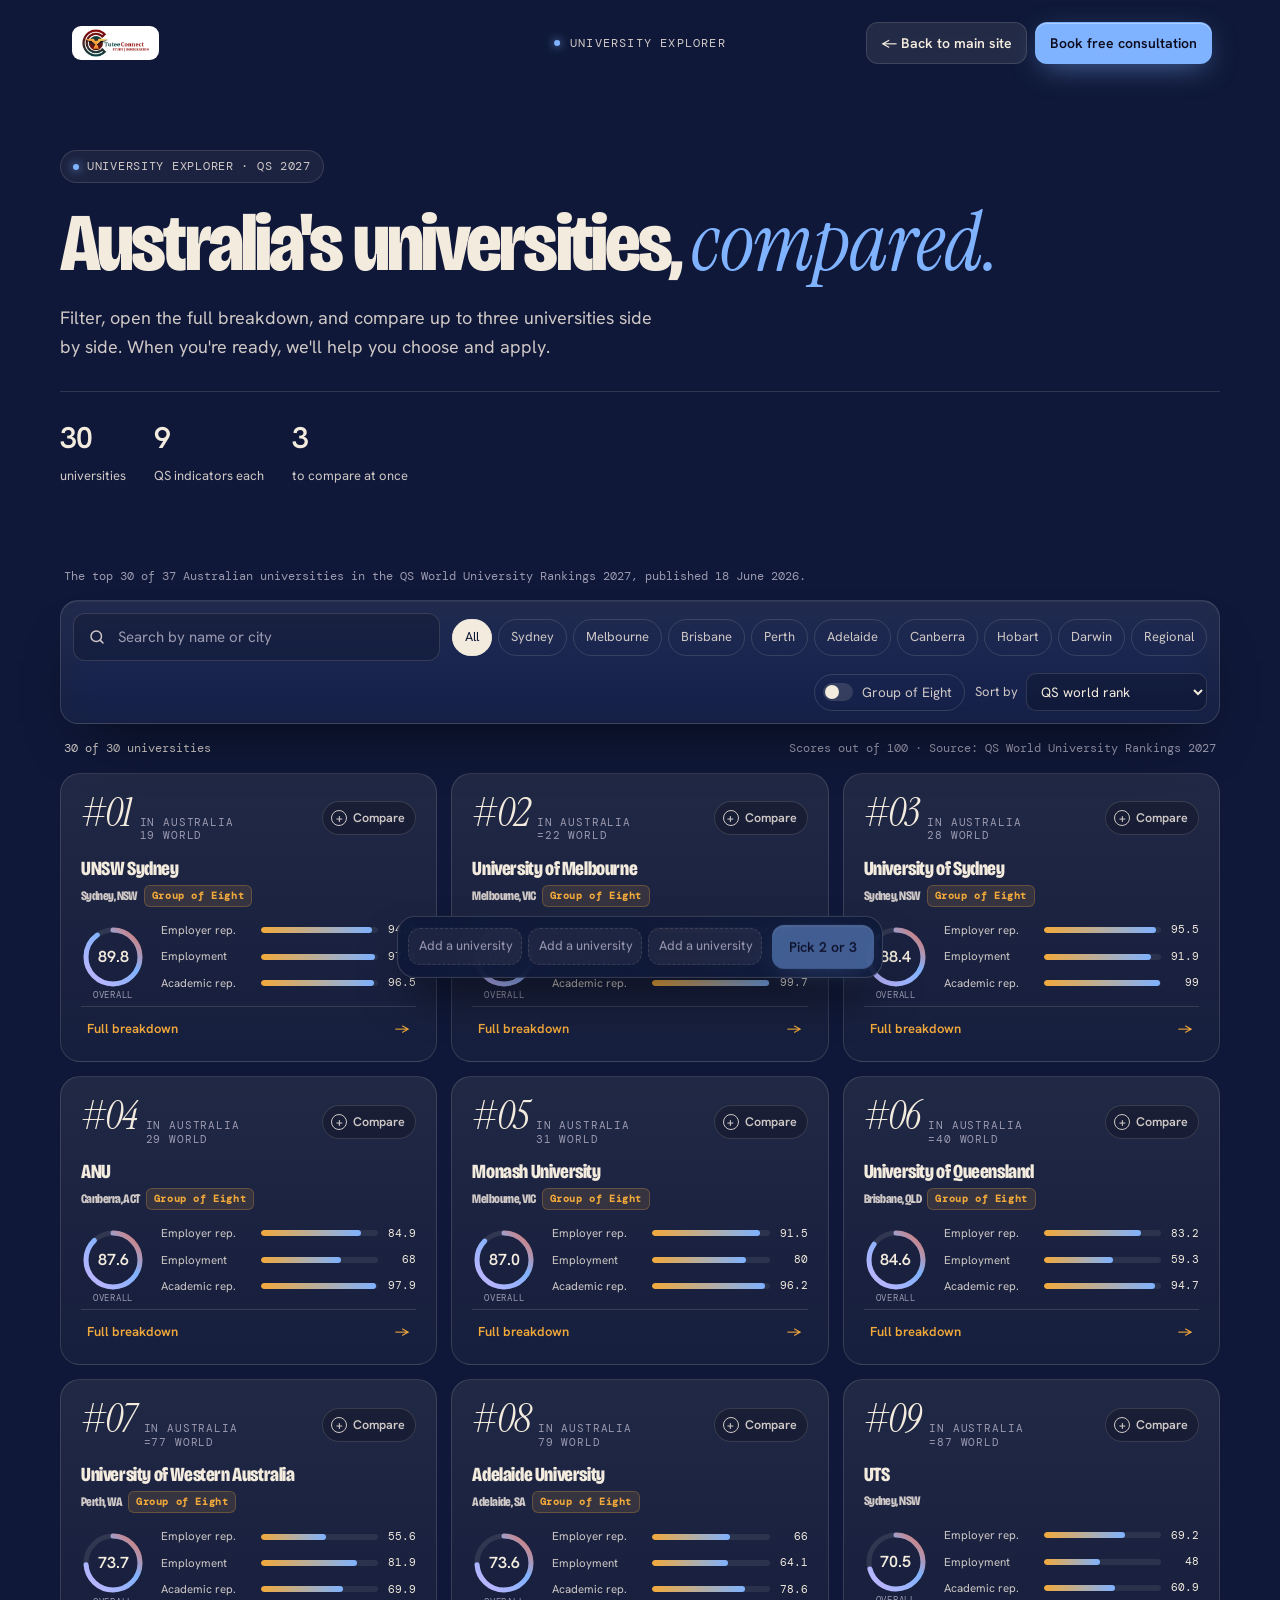
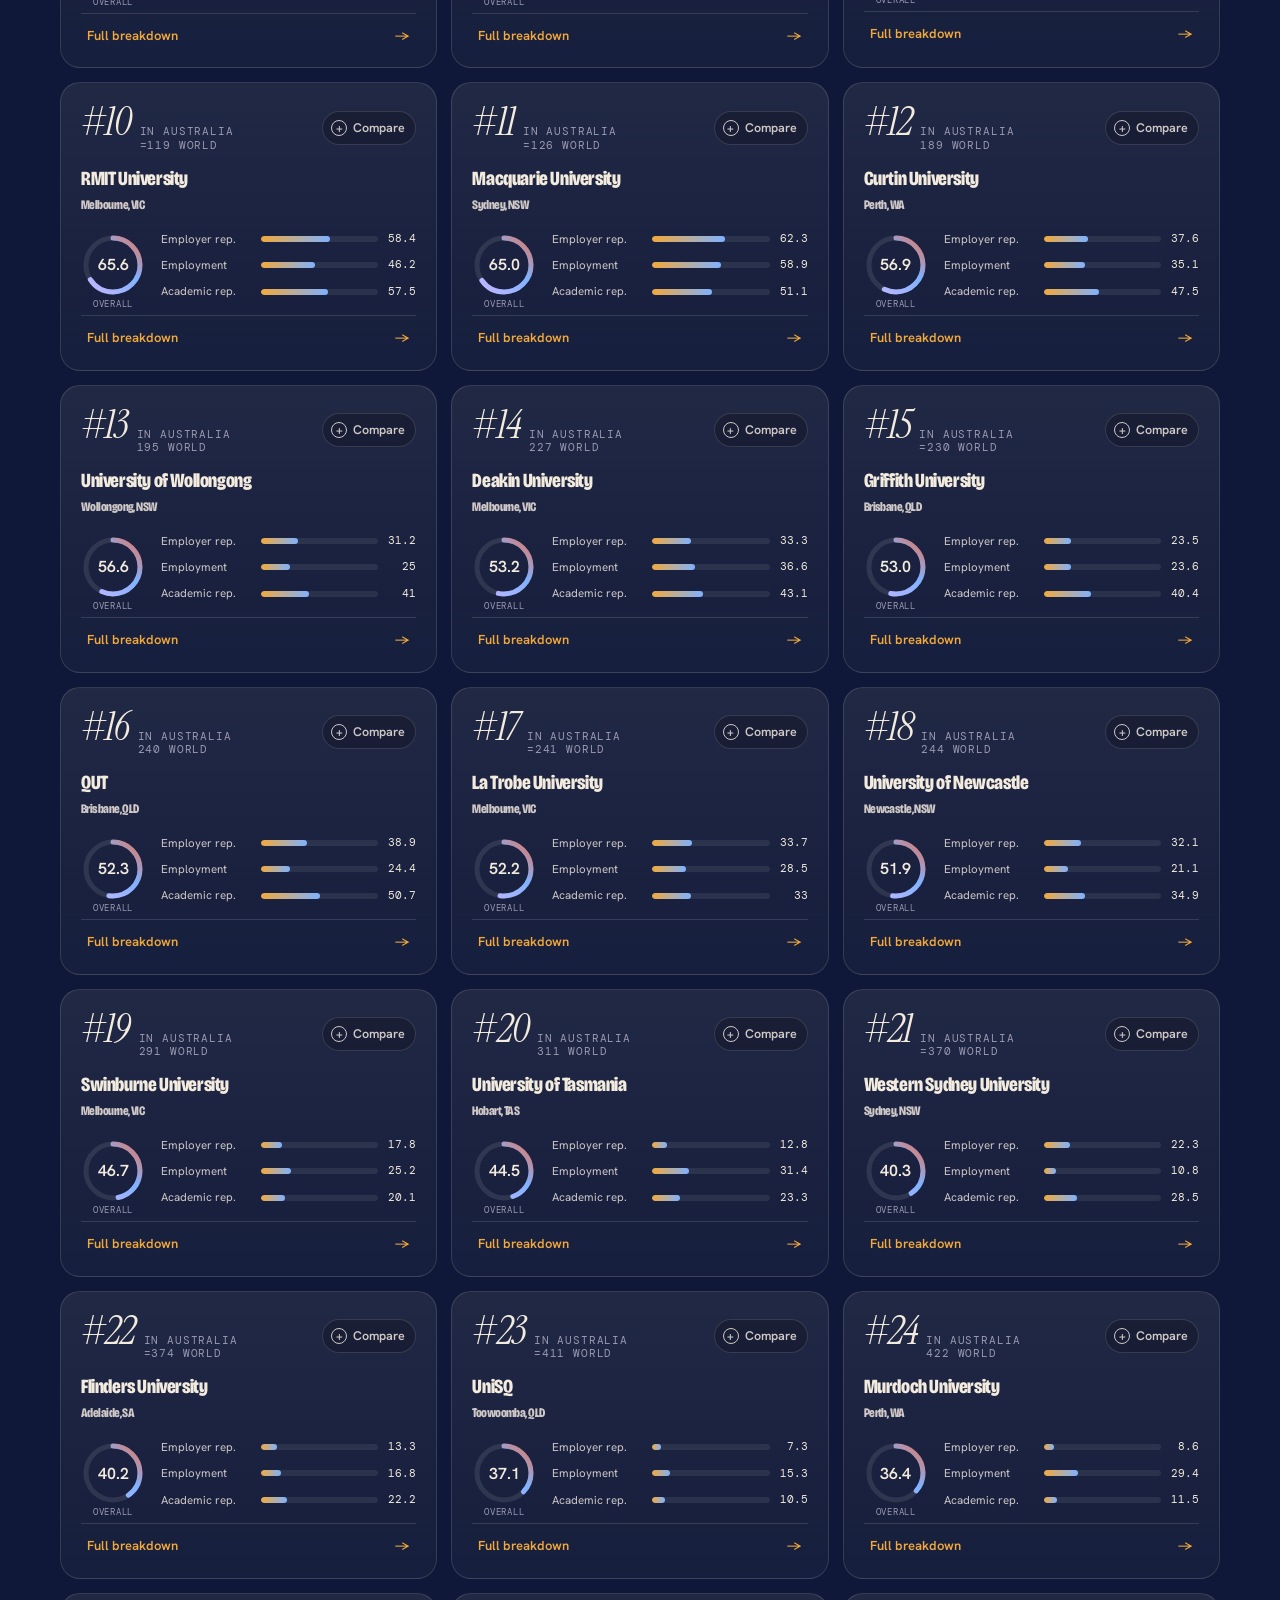
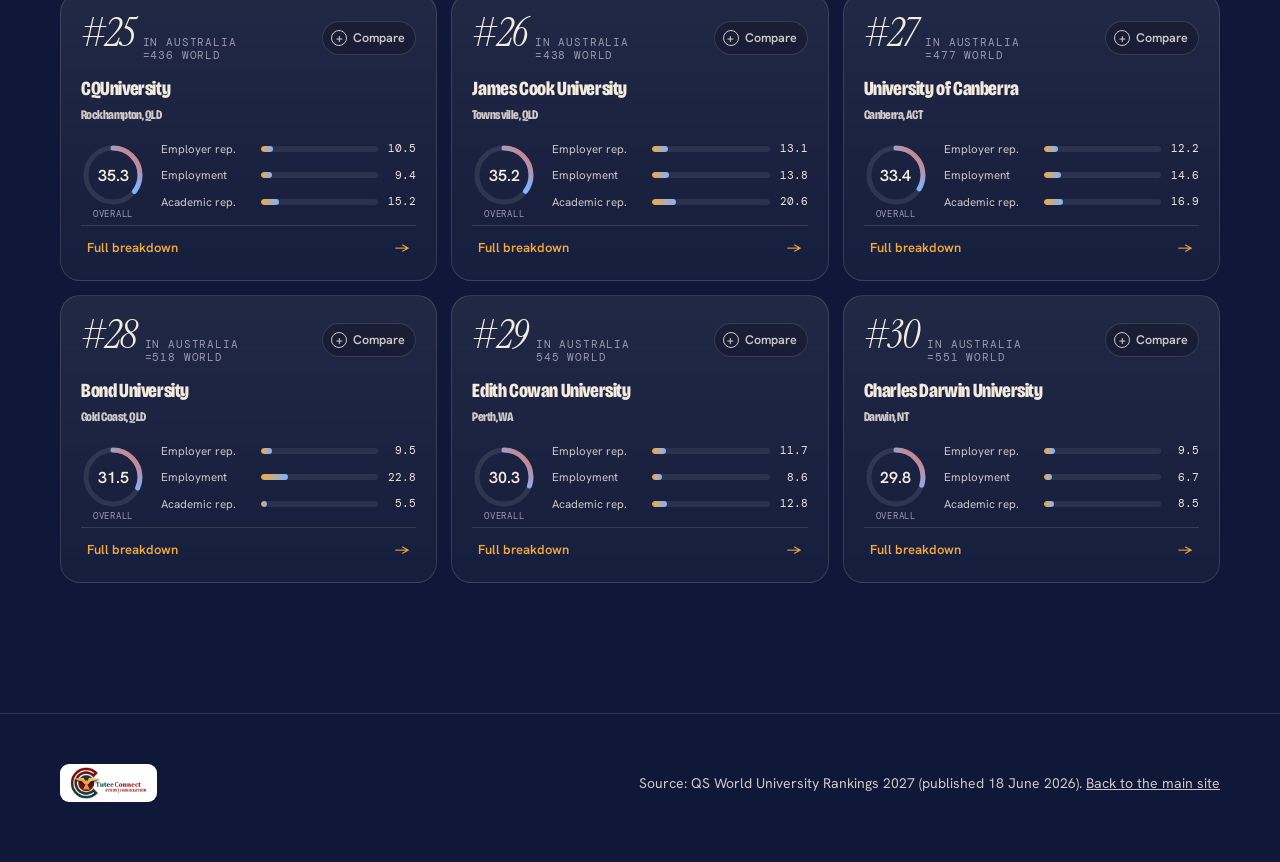
<file: universities.html>
<!doctype html>
<html lang="en">
<head>
<meta charset="utf-8">
<meta name="viewport" content="width=device-width,initial-scale=1">
<link rel="icon" type="image/png" href="mark.png">
<title>University Explorer</title>
<meta name="description" content="Study in Australia with Tutee Connect.">
<link rel="preconnect" href="https://fonts.googleapis.com">
<link rel="preconnect" href="https://fonts.gstatic.com" crossorigin>
<link href="https://fonts.googleapis.com/css2?family=Bricolage+Grotesque:opsz,wdth,wght@12..96,75..100,300..800&family=Hanken+Grotesk:wght@400;500;600;700&family=DM+Mono:wght@400;500&family=Instrument+Serif:ital@0;1&display=swap" rel="stylesheet">
<style>
/* Layout concept: premium night-sky glass. Near-black canvas lit by sunset glows; every section is a different instrument: dotted-globe hero, bento of live mini-visuals, a command-palette for services, a dot-matrix city map, a scroll-lit timeline, a gauge calculator, a filterable leaderboard, drifting testimonial columns. */
:root{
  color-scheme:dark;
  --bg:#0F1838;--bg-2:#161F45;--fg:#F3EBDD;--mute:#CFC8C6;--dim:#9C9AB0;
  --line:rgba(243,235,221,.14);--glass:rgba(243,235,221,.055);--glass-2:rgba(243,235,221,.09);
  --sun:#7FB2FF;--rose:#E8735A;--violet:#C8B6FF;--gold:#F2A93B;--ok:#9FE3C9;--gum:#9FE3C9;
  --grad:linear-gradient(100deg,#7FB2FF 0%,#7FB2FF 100%);
  --sans:'Hanken Grotesk',system-ui,-apple-system,'Segoe UI',sans-serif;
  --serif:'Instrument Serif',Georgia,serif;
  --mono:'DM Mono',ui-monospace,Menlo,Consolas,monospace;
  --display:'Bricolage Grotesque','Arial Narrow',system-ui,sans-serif;
  --ease:cubic-bezier(.2,.75,.2,1);
}
*,*::before,*::after{box-sizing:border-box}
html{background:var(--bg);-webkit-text-size-adjust:100%}
body{margin:0;background:var(--bg);color:var(--fg);font-family:var(--sans);font-size:16px;line-height:1.6;-webkit-font-smoothing:antialiased;overflow-x:clip}
a{color:inherit}
button{font:inherit;color:inherit}
img,svg,canvas{display:block;max-width:100%}
h1,h2,h3{margin:0;font-weight:600;letter-spacing:-.035em;line-height:1.02;text-wrap:balance}
h2{font-size:clamp(36px,5vw,64px)}
.it{font-family:var(--serif);font-style:italic;font-weight:400;letter-spacing:-.01em}
.gt{background:var(--grad);-webkit-background-clip:text;background-clip:text;color:transparent}
.wrap{max-width:1200px;margin:0 auto;padding-inline:20px}
.pill{display:inline-flex;align-items:center;gap:8px;font-family:var(--mono);font-size:12px;letter-spacing:.06em;text-transform:uppercase;color:var(--mute);padding:6px 12px;border-radius:999px;border:1px solid var(--line);background:var(--glass)}
.pill i{width:6px;height:6px;border-radius:50%;background:var(--sun);box-shadow:0 0 10px var(--sun)}
.lede{color:var(--mute);font-size:18px;max-width:54ch;margin:18px 0 0}
section{position:relative;padding:130px 0}
:focus-visible{outline:2px solid var(--gold);outline-offset:3px;border-radius:8px}
.btn{display:inline-flex;align-items:center;gap:10px;font-weight:600;font-size:15px;padding:13px 20px;border-radius:12px;text-decoration:none;border:1px solid transparent;cursor:pointer;transition:transform .25s var(--ease),background .25s,border-color .25s,box-shadow .25s}
.btn:hover{transform:translateY(-1px)}
.btn-pri{background:var(--sun);color:#0D0B1E;box-shadow:0 8px 30px -8px rgba(127,178,255,.6),inset 0 1px 0 rgba(255,255,255,.35)}
.btn-pri:hover{box-shadow:0 12px 40px -8px rgba(127,178,255,.8),inset 0 1px 0 rgba(255,255,255,.35)}
.btn-ghost{background:var(--glass-2);border-color:var(--line);color:var(--fg);backdrop-filter:blur(12px);-webkit-backdrop-filter:blur(12px)}
.btn-ghost:hover{border-color:rgba(255,255,255,.2)}
.glass{background:linear-gradient(180deg,rgba(243,235,221,.09),rgba(243,235,221,.04));border:1px solid var(--line);border-radius:20px;backdrop-filter:blur(18px) saturate(140%);-webkit-backdrop-filter:blur(18px) saturate(140%);box-shadow:inset 0 1px 0 rgba(255,255,255,.06),0 30px 60px -30px rgba(0,0,0,.7)}
.sh{display:flex;justify-content:space-between;align-items:flex-end;gap:24px;flex-wrap:wrap;margin-bottom:48px}
.sh h2{max-width:16ch;margin-top:16px}
.sh p{margin:0;max-width:40ch;color:var(--mute)}

/* ambient sky */
.sky{position:fixed;inset:0;z-index:-1;pointer-events:none;overflow:hidden;contain:strict;transform:translateZ(0)}
.sky .o{position:absolute;border-radius:50%;opacity:.42}
.sky .o1{width:1100px;height:1100px;background:radial-gradient(circle,rgba(127,178,255,.55) 0,rgba(127,178,255,.18) 35%,transparent 68%);top:-460px;left:-380px}
.sky .o2{width:1000px;height:1000px;background:radial-gradient(circle,rgba(59,76,128,.6) 0,rgba(59,76,128,.2) 35%,transparent 68%);top:calc(30% - 220px);right:-420px}
.sky .o3{width:960px;height:960px;background:radial-gradient(circle,rgba(159,227,201,.45) 0,rgba(159,227,201,.12) 35%,transparent 68%);bottom:-460px;left:calc(30% - 220px);opacity:.3}
@keyframes drift{to{transform:translate(120px,80px) scale(1.15)}}
#stars{position:fixed;inset:0;z-index:-1;pointer-events:none}

/* NAV */
.nav{position:fixed;top:calc(14px + env(safe-area-inset-top,0px));left:50%;transform:translateX(-50%);z-index:80;width:min(1160px,calc(100% - 24px));display:flex;align-items:center;justify-content:space-between;gap:12px;padding:8px 8px 8px 12px;border-radius:16px;transition:background .3s,border-color .3s}
.nav.solid{background:rgba(22,31,69,.65);border:1px solid var(--line);backdrop-filter:blur(20px) saturate(150%);-webkit-backdrop-filter:blur(20px) saturate(150%)}
.nav img{height:34px;width:auto;border-radius:9px;background:#fff;padding:3px 8px}
.nav .links{display:flex;gap:2px}
.nav .links a{font-size:14px;color:var(--mute);text-decoration:none;padding:8px 12px;border-radius:9px;transition:color .2s,background .2s}
.nav .links a:hover,.nav .links a.on{color:var(--fg);background:var(--glass-2)}
.nav .btn{padding:9px 14px;font-size:14px}
@media (max-width:900px){.nav .links{display:none}}

/* DOCK: floating section navigator */
.nav .now-at{position:absolute;left:50%;transform:translateX(-50%);display:flex;align-items:center;gap:10px;font-family:var(--mono);font-size:12px;letter-spacing:.1em;text-transform:uppercase;color:var(--mute);white-space:nowrap;pointer-events:none}
.nav .now-at b{color:var(--fg);font-weight:500}
.nav .now-at i{width:6px;height:6px;border-radius:50%;background:var(--sun);box-shadow:0 0 10px var(--sun)}
.nav .now-at .k{display:inline-block;min-width:20px;color:var(--gold)}
.nav .now-at .sw{display:inline-block;animation:nsw .45s var(--ease)}
@keyframes nsw{from{opacity:0;transform:translateY(8px)}}
@media (max-width:700px){.nav .now-at{display:none}}
.dock{position:fixed;left:50%;bottom:calc(18px + env(safe-area-inset-bottom,0px));transform:translateX(-50%);z-index:85;display:flex;align-items:flex-end;gap:4px;padding:8px 10px;border-radius:22px;background:rgba(15,24,56,.72);border:1px solid rgba(243,235,221,.16);backdrop-filter:blur(22px) saturate(160%);-webkit-backdrop-filter:blur(22px) saturate(160%);box-shadow:0 24px 50px -18px rgba(0,0,0,.75),inset 0 1px 0 rgba(243,235,221,.12);transition:transform .5s var(--ease),opacity .4s}
.dock.away{transform:translate(-50%,140%);opacity:0}
.dock .fp{position:absolute;left:18px;right:18px;top:-1px;height:2px;border-radius:2px;background:rgba(243,235,221,.12);overflow:visible;pointer-events:none}
.dock .fp b{position:absolute;left:0;top:0;height:2px;width:var(--p,0%);border-radius:2px;background:var(--grad)}
.dock .fp svg{position:absolute;top:-8px;left:var(--p,0%);margin-left:-9px;color:var(--gold);filter:drop-shadow(0 0 6px rgba(242,169,59,.8))}
.dk{position:relative;display:flex;flex-direction:column;align-items:center;justify-content:center;width:46px;height:46px;border-radius:14px;color:var(--mute);text-decoration:none;transition:width .25s var(--ease),height .25s var(--ease),color .2s,background .2s,transform .25s var(--ease);transform-origin:50% 100%}
.dk svg{width:21px;height:21px;transition:transform .25s var(--ease)}
.dk:hover,.dk:focus-visible{color:var(--fg);background:rgba(243,235,221,.08)}
.dk .lb{position:absolute;bottom:calc(100% + 12px);left:50%;transform:translate(-50%,6px);padding:6px 10px;border-radius:9px;background:#F3EBDD;color:#0F1838;font-size:12.5px;font-weight:600;white-space:nowrap;opacity:0;pointer-events:none;transition:opacity .2s,transform .25s var(--ease);box-shadow:0 10px 24px -10px rgba(0,0,0,.6)}
.dk .lb::after{content:"";position:absolute;left:50%;top:100%;margin-left:-5px;border:5px solid transparent;border-top-color:#F3EBDD}
.dk:hover .lb,.dk:focus-visible .lb{opacity:1;transform:translate(-50%,0)}
.dk.on{color:#0D0B1E;background:var(--grad);box-shadow:0 8px 20px -8px rgba(127,178,255,.8)}
.dk.on::after{content:"";position:absolute;bottom:-6px;width:4px;height:4px;border-radius:50%;background:var(--gold)}
.dock .sep{width:1px;height:30px;align-self:center;margin:0 4px;background:rgba(243,235,221,.16)}
.dk.cta{width:auto;flex-direction:row;gap:8px;padding:0 14px;color:#0D0B1E;background:var(--sun);font-weight:600;font-size:14px;box-shadow:0 8px 22px -8px rgba(127,178,255,.85)}
.dk.cta svg{width:18px;height:18px}
.dk.cta:hover{color:#0D0B1E;background:#F27A3C}
.dk.cta .lb{display:none}
@media (max-width:760px){
  .dock{left:12px;right:12px;transform:none;justify-content:flex-start;overflow-x:auto;scrollbar-width:none;padding:7px 8px;border-radius:20px;gap:2px}
  .dock::-webkit-scrollbar{display:none}
  .dock.away{transform:translateY(140%)}
  .dk{flex:none;width:42px;height:42px}
  .dk .lb{display:none}
  .dock .fp{left:12px;right:12px}
  .dk.cta{width:42px;padding:0;font-size:0;gap:0;margin-left:auto}
  .dk.cta svg{width:19px;height:19px}
  .dock{justify-content:space-between}
}
footer{padding-bottom:120px}
.dk .nb{display:none}
/* ROUTE: right-side flight-route navigator (desktop) */
.route{display:none}
@media (min-width:1101px){
  .dock{display:none}
  .route{display:flex;position:fixed;right:22px;top:50%;transform:translateY(-50%);z-index:85;flex-direction:column;align-items:center;gap:12px;padding:10px 6px;border-radius:999px;background:rgba(15,24,56,.45);border:1px solid rgba(243,235,221,.14);backdrop-filter:blur(18px) saturate(150%);-webkit-backdrop-filter:blur(18px) saturate(150%);box-shadow:0 24px 50px -20px rgba(0,0,0,.7);transition:transform .5s var(--ease),opacity .4s}
  .route.away{transform:translate(160%,-50%);opacity:0}
  .rt-ring{position:relative;width:34px;height:34px;border-radius:50%;border:0;background:rgba(243,235,221,.06);color:var(--fg);cursor:pointer;display:grid;place-items:center;transition:background .2s,transform .25s var(--ease)}
  .rt-ring:hover{background:rgba(243,235,221,.14);transform:translateY(-2px)}
  .rt-ring svg.r{position:absolute;inset:0;transform:rotate(-90deg)}
  .rt-ring svg.r circle{fill:none;stroke-width:2.5}
  .rt-ring .pc2{font-family:var(--mono);font-size:8.5px;letter-spacing:.02em}
  .rt-ring .up{display:none}
  .rt-ring:hover .pc2{display:none}.rt-ring:hover .up{display:block}
  .rt-count{font-family:var(--mono);font-size:9.5px;color:var(--dim);letter-spacing:.04em;margin-top:-6px}
  .rt-count b{color:var(--gold);font-weight:500}
  .rt-line{position:relative;width:16px;height:min(440px,52vh)}
  .rt-line::before{content:"";position:absolute;left:50%;top:0;bottom:0;width:1px;margin-left:-.5px;background:repeating-linear-gradient(180deg,rgba(243,235,221,.25) 0 3px,transparent 3px 7px)}
  .rt-fill{position:absolute;left:50%;top:0;width:1.5px;margin-left:-.75px;height:var(--rp,0%);border-radius:2px;background:linear-gradient(180deg,#C8B6FF,#7FB2FF 60%,#E8735A);box-shadow:0 0 6px rgba(127,178,255,.6)}
  .rt-plane{position:absolute;left:50%;top:var(--rp,0%);width:18px;height:18px;margin:-9px 0 0 -9px;display:grid;place-items:center;border-radius:50%;background:var(--bg-2);color:var(--gold);box-shadow:0 0 0 1px rgba(242,169,59,.4),0 0 18px rgba(242,169,59,.45);z-index:3;pointer-events:none}
  .rt-plane svg{transform:rotate(180deg)}
  .st{position:absolute;left:50%;width:18px;height:18px;margin:-9px 0 0 -9px;border-radius:50%;display:grid;place-items:center;text-decoration:none;z-index:2}
  .st i{width:6px;height:6px;border-radius:50%;background:var(--bg);border:1.5px solid rgba(243,235,221,.45);transition:transform .25s var(--ease),background .3s,border-color .3s}
  .st.past i{background:var(--sun);border-color:var(--sun)}
  .st:hover i,.st:focus-visible i{transform:scale(1.5);border-color:var(--gold)}
  .st:focus-visible{outline:none}
  .st .lab{position:absolute;right:calc(100% + 14px);top:50%;transform:translate(8px,-50%);font-size:12.5px;font-weight:500;color:var(--mute);white-space:nowrap;padding:3px 9px;border-radius:8px;background:rgba(15,24,56,.88);border:1px solid rgba(243,235,221,.1);opacity:0;transition:opacity .25s,transform .35s var(--ease),color .2s;pointer-events:none;text-shadow:0 1px 8px rgba(0,0,0,.6)}
  .route:hover .st .lab{opacity:1;transform:translate(0,-50%);transition-delay:calc(var(--d) * 28ms)}
  .st.on .lab{color:var(--fg);font-weight:600}
  .st .card{position:absolute;right:calc(100% + 18px);top:50%;width:230px;transform:translate(10px,-50%) scale(.96);transform-origin:right center;padding:14px 16px;border-radius:16px;background:#F3EBDD;color:#0F1838;box-shadow:0 20px 40px -16px rgba(0,0,0,.7);opacity:0;pointer-events:none;transition:opacity .2s,transform .3s var(--ease)}
  .st .card::after{content:"";position:absolute;left:100%;top:50%;margin-top:-6px;border:6px solid transparent;border-left-color:#F3EBDD}
  .st .card small{display:block;font-family:var(--mono);font-size:10.5px;letter-spacing:.1em;text-transform:uppercase;color:#B04A1E}
  .st .card b{display:block;font-size:16px;font-weight:600;margin-top:3px;letter-spacing:-.01em}
  .st .card em{display:block;font-style:normal;font-size:13px;color:#4A5378;margin-top:2px}
  .st .card kbd{display:inline-block;margin-top:8px;font-family:var(--mono);font-size:10.5px;color:#7F86A6}
  .st:hover .card,.st:focus-visible .card{opacity:1;transform:translate(0,-50%) scale(1)}
  .st .card{display:none!important}
  .st:hover .lab,.st:focus-visible .lab{opacity:1;transform:translate(0,-50%);color:var(--fg);border-color:rgba(242,169,59,.45)}
  .rt-cta{position:relative;width:34px;height:34px;border-radius:50%;display:grid;place-items:center;background:var(--sun);color:#0D0B1E;text-decoration:none;box-shadow:0 10px 24px -8px rgba(127,178,255,.9);transition:transform .25s var(--ease)}
  .rt-cta::before{content:"";position:absolute;inset:-4px;border-radius:50%;border:1.5px solid rgba(127,178,255,.6);animation:ctaP 2.2s ease-out infinite}
  @keyframes ctaP{from{transform:scale(.85);opacity:1}to{transform:scale(1.35);opacity:0}}
  .rt-cta:hover{transform:scale(1.08)}
  .rt-cta .tip{position:absolute;right:calc(100% + 14px);top:50%;transform:translate(8px,-50%);padding:7px 12px;border-radius:10px;background:var(--sun);color:#0D0B1E;font-size:13px;font-weight:600;white-space:nowrap;opacity:0;pointer-events:none;transition:opacity .2s,transform .3s var(--ease)}
  .rt-cta:hover .tip,.route:hover .rt-cta .tip{opacity:1;transform:translate(0,-50%)}
  .rt-keys{position:fixed;right:22px;bottom:18px;font-family:var(--mono);font-size:10.5px;color:var(--dim);letter-spacing:.06em;opacity:0;transition:opacity .4s;z-index:85;pointer-events:none}
  .route:hover~.rt-keys{opacity:1}
  .rt-keys kbd{display:inline-block;padding:1px 6px;border-radius:5px;border:1px solid var(--line);color:var(--mute);margin:0 2px}
}
@media (min-width:1101px) and (prefers-reduced-motion:reduce){.rt-cta::before{animation:none}}

@media (prefers-reduced-motion:reduce){.dk,.dk svg{transition:none}}

/* HERO: scroll story */
.story{position:relative;height:460vh;padding:0}
.stage{position:sticky;top:0;height:100vh;height:100svh;overflow:hidden}
#globe{position:absolute;inset:0;width:100%;height:100%}
.s-intro{position:absolute;inset:0;display:flex;align-items:center;pointer-events:none;will-change:opacity,transform}
.s-intro .wrap{width:100%}
.s-intro .in{max-width:560px;pointer-events:auto}
.hero h1,.s-intro h1{font-size:clamp(46px,7vw,100px);margin-top:22px}
.s-intro h1 .it{font-size:1.06em}
.s-intro .lede{font-size:19px}
.ctas{display:flex;gap:10px;flex-wrap:wrap;margin-top:30px}
.trust{display:flex;gap:28px;flex-wrap:wrap;margin-top:40px;padding-top:22px;border-top:1px solid var(--line)}
.trust b{display:block;font-size:30px;font-weight:600;letter-spacing:-.03em;font-variant-numeric:tabular-nums}
.trust>div>span{font-size:13px;color:var(--mute)}
.scue{position:absolute;left:50%;bottom:104px;transform:translateX(-50%);display:flex;flex-direction:column;align-items:center;gap:8px;font-family:var(--mono);font-size:11px;letter-spacing:.12em;text-transform:uppercase;color:var(--mute);transition:opacity .4s}
.scue i{width:22px;height:34px;border:1.5px solid var(--line);border-radius:12px;position:relative}
.scue i::after{content:"";position:absolute;left:50%;top:7px;width:3px;height:7px;border-radius:2px;background:var(--gold);transform:translateX(-50%);animation:wheel 1.8s var(--ease) infinite}
@keyframes wheel{60%{transform:translate(-50%,9px);opacity:0}100%{opacity:0}}
/* chapter captions */
.cap{position:absolute;left:max(20px,calc((100vw - 1160px)/2));bottom:12vh;width:min(400px,calc(100% - 40px));padding:22px 24px;opacity:0;transform:translateY(20px);pointer-events:none;will-change:opacity,transform}
.cap .no{font-family:var(--mono);font-size:12px;letter-spacing:.1em;color:var(--gold)}
.cap h3{font-size:30px;margin:8px 0 6px}
.cap h3 .it{font-size:1.1em}
.cap p{margin:0;color:var(--mute);font-size:15px}
.cap .meta{display:flex;gap:18px;margin-top:14px;font-family:var(--mono);font-size:12px;color:var(--fg)}
.cap .meta span{display:flex;flex-direction:column;gap:2px}
.cap .meta small{color:var(--dim);font-size:10.5px;letter-spacing:.08em;text-transform:uppercase}
/* final */
.s-end{position:absolute;right:max(20px,calc((100vw - 1160px)/2));top:50%;transform:translateY(-50%);width:min(380px,calc(100% - 40px));padding:28px;opacity:0;pointer-events:none}
.s-end h2{font-size:clamp(34px,3.6vw,48px)}
.s-end p{color:var(--mute);margin:12px 0 0;font-size:15.5px}
.s-end .ctas{margin-top:20px}
.s-end.on{pointer-events:auto}
/* progress rail */
.rail{opacity:0;position:absolute;right:max(16px,calc((100vw - 1240px)/2));top:50%;transform:translateY(-50%);display:flex;flex-direction:column;gap:22px;font-family:var(--mono);font-size:11px;letter-spacing:.1em;text-transform:uppercase;color:var(--dim);transition:opacity .4s}
.rail::before{content:"";position:absolute;right:4px;top:6px;bottom:6px;width:1px;background:var(--line)}
.rail .fl{position:absolute;right:4px;top:6px;width:1px;height:var(--rp,0%);background:var(--grad);box-shadow:0 0 10px rgba(127,178,255,.7)}
.rail span{display:flex;align-items:center;gap:12px;justify-content:flex-end;transition:color .3s}
.rail span::after{content:"";width:9px;height:9px;border-radius:50%;border:1px solid var(--dim);background:var(--bg);position:relative;z-index:1;transition:all .3s}
.rail span.on{color:var(--fg)}
.rail span.on::after{border-color:var(--sun);background:var(--sun);box-shadow:0 0 12px var(--sun)}
.skip{position:absolute;right:max(20px,calc((100vw - 1160px)/2));bottom:24px;font-family:var(--mono);font-size:11.5px;letter-spacing:.08em;text-transform:uppercase;color:var(--mute);text-decoration:none;padding:8px 12px;border-radius:999px;border:1px solid var(--line);background:var(--glass)}
.skip:hover{color:var(--fg)}
/* landmarks */
.lms{position:absolute;inset:0;pointer-events:none}
.lm{position:absolute;left:0;top:0;display:flex;align-items:center;gap:8px;opacity:0;transition:opacity .5s}
.lm .pin{width:9px;height:9px;border-radius:50%;background:var(--gold);box-shadow:0 0 0 4px rgba(242,169,59,.18),0 0 14px rgba(242,169,59,.8);flex:none}
.lm .card{background:rgba(22,31,69,.9);display:flex;align-items:center;gap:10px;padding:8px 12px 8px 8px;border-radius:14px;transform:translateY(8px) scale(.96);transition:transform .6s var(--ease)}
.lm svg{width:46px;height:32px;flex:none;color:var(--gold)}
.lm svg path,.lm svg circle,.lm svg line{stroke-dasharray:160;stroke-dashoffset:160;transition:stroke-dashoffset 1.6s var(--ease) .15s}
.lm b{display:block;font-size:13px;font-weight:600;line-height:1.2;white-space:nowrap}
.lm small{display:block;font-size:11px;color:var(--mute);font-family:var(--mono);white-space:nowrap}
.lm.l{flex-direction:row-reverse}
.lm.show{opacity:1}
.lm.show .card{transform:none}
.lm.show svg path,.lm.show svg circle,.lm.show svg line{stroke-dashoffset:0}
.roo{position:absolute;left:0;top:0;width:58px;height:44px;color:var(--gold);opacity:0;transition:opacity .6s;filter:drop-shadow(0 0 10px rgba(242,169,59,.35))}
.roo.show{opacity:.95}
.roo .rb{width:100%;height:100%;transform-origin:50% 100%}
.roo.show .rb{animation:hop .9s cubic-bezier(.3,.6,.4,1) infinite}
@keyframes hop{0%,100%{transform:translateY(0) scaleY(.92)}12%{transform:translateY(0) scaleY(1)}50%{transform:translateY(-22px) rotate(-6deg)}88%{transform:translateY(0)}}
.cross{position:absolute;top:11vh;right:max(80px,calc((100vw - 1160px)/2 + 120px));width:84px;opacity:0;transition:opacity 1s}
.cross.on{opacity:1}
.cross small{display:block;text-align:center;font-family:var(--mono);font-size:10px;letter-spacing:.12em;text-transform:uppercase;color:var(--dim);margin-top:6px}
@media (max-width:920px){
  .s-intro{align-items:flex-end;padding-bottom:7vh}
  .s-intro h1{font-size:clamp(42px,12vw,64px);margin-top:14px}
  .s-intro .lede{font-size:16px;margin-top:12px}
  .s-intro .ctas{margin-top:20px}
  .trust{display:none}
  .rail{display:none}
  .cap{bottom:auto;top:84px;padding:18px 20px}
  .cap h3{font-size:24px}
  .s-end{top:auto;bottom:16px;transform:none;padding:22px}
  .s-end h2{font-size:30px}
  .lm .card{padding:6px}
  .lm .card span{display:none}
  .lm svg{width:36px;height:25px}
  .cross{display:none}
  .scue{display:none}
  .skip{bottom:auto;top:84px;display:none}
}
@media (prefers-reduced-motion:reduce){.story{height:auto}.stage{position:relative;height:100svh}}

/* MARQUEE */
.mq{padding:0;border-block:1px solid var(--line);background:rgba(255,255,255,.015);overflow:hidden;-webkit-mask-image:linear-gradient(90deg,transparent,#000 12%,#000 88%,transparent);mask-image:linear-gradient(90deg,transparent,#000 12%,#000 88%,transparent)}
.mq .tr{display:flex;width:max-content;animation:mq 50s linear infinite}
.mq span{padding:22px 30px;color:var(--dim);font-size:15px;font-weight:500;white-space:nowrap;display:flex;align-items:center;gap:30px}
.mq span::after{content:"";width:4px;height:4px;border-radius:50%;background:var(--dim)}
@keyframes mq{to{transform:translateX(-50%)}}

/* BENTO */
.bento{display:grid;grid-template-columns:repeat(6,minmax(0,1fr));grid-auto-rows:minmax(220px,auto);gap:14px}
.tile{position:relative;overflow:hidden;padding:26px;display:flex;flex-direction:column;justify-content:space-between;gap:18px}
.tile::before{content:"";position:absolute;inset:0;border-radius:inherit;padding:1px;background:radial-gradient(420px circle at var(--mx,-200px) var(--my,-200px),rgba(242,169,59,.55),transparent 45%);-webkit-mask:linear-gradient(#000 0 0) content-box,linear-gradient(#000 0 0);-webkit-mask-composite:xor;mask-composite:exclude;pointer-events:none}
.tile::after{content:"";position:absolute;inset:0;border-radius:inherit;background:radial-gradient(500px circle at var(--mx,-200px) var(--my,-200px),rgba(127,178,255,.07),transparent 50%);pointer-events:none}
.tile .k{font-family:var(--mono);font-size:12px;color:var(--mute);letter-spacing:.06em;text-transform:uppercase}
.tile h3{font-size:22px;letter-spacing:-.02em;font-weight:600}
.tile p{margin:6px 0 0;color:var(--mute);font-size:14.5px}
.big{font-size:clamp(56px,6vw,84px);font-weight:600;letter-spacing:-.05em;line-height:.9;font-variant-numeric:tabular-nums}
.t1{grid-column:span 3;grid-row:span 2}
.t2{grid-column:span 3}
.t3{grid-column:span 2}
.t4{grid-column:span 1}
.t5{grid-column:span 2}
.t6{grid-column:span 1}
.ranks{list-style:none;margin:0;padding:0;display:grid;gap:8px}
.ranks li{display:grid;grid-template-columns:28px minmax(0,1fr) auto;gap:10px;align-items:center;font-size:14.5px;padding:10px 12px;border-radius:12px;background:rgba(255,255,255,.03);border:1px solid var(--line)}
.ranks .n{font-family:var(--mono);color:var(--gold)}
.ranks .b{font-family:var(--mono);font-size:10.5px;color:var(--mute);border:1px solid var(--line);padding:2px 7px;border-radius:6px}
.tl{position:relative;height:42px;border-radius:10px;background:rgba(255,255,255,.04);border:1px solid var(--line);display:flex;overflow:hidden;font-family:var(--mono);font-size:11.5px}
.tl span{display:flex;align-items:center;padding:0 12px;white-space:nowrap}
.tl .a{flex:3;background:linear-gradient(90deg,rgba(91,111,168,.35),rgba(91,111,168,.15))}
.tl .b{flex:3;background:linear-gradient(90deg,rgba(127,178,255,.45),rgba(232,115,90,.3));color:#fff}
.tl-k{display:flex;justify-content:space-between;font-family:var(--mono);font-size:11px;color:var(--dim);margin-top:6px}
.ring{width:110px;height:110px}
.ring circle{fill:none;stroke-width:9}
.fam{display:flex}
.fam span{width:40px;height:40px;border-radius:50%;border:2px solid var(--bg-2);margin-left:-10px;display:grid;place-items:center;font-size:13px;font-weight:600}
.fam span:first-child{margin-left:0}
.clock{font-size:44px;font-weight:600;letter-spacing:-.04em;font-variant-numeric:tabular-nums}
.live{display:inline-flex;align-items:center;gap:6px;font-family:var(--mono);font-size:11px;color:var(--ok)}
.live i{width:7px;height:7px;border-radius:50%;background:var(--ok);animation:pulse 1.6s infinite}
@keyframes pulse{50%{box-shadow:0 0 0 6px rgba(159,227,201,0)}0%{box-shadow:0 0 0 0 rgba(159,227,201,.5)}}
@media (max-width:980px){.bento{grid-template-columns:repeat(2,minmax(0,1fr))}.t1,.t2,.t3,.t5{grid-column:span 2}.t1{grid-row:span 1}.t4,.t6{grid-column:span 1}}
@media (max-width:560px){.bento{grid-template-columns:1fr}.t1,.t2,.t3,.t4,.t5,.t6{grid-column:span 1}}

/* SERVICES: expanding panels */
.tabs{display:flex;gap:6px;flex-wrap:wrap}
.tabs button{font-size:13px;padding:7px 13px;border-radius:999px;border:1px solid var(--line);background:none;color:var(--mute);cursor:pointer;transition:all .2s}
.tabs button[aria-pressed="true"]{background:var(--fg);color:var(--bg);border-color:var(--fg)}
.fade{animation:fd .45s var(--ease)}
@keyframes fd{from{opacity:0;transform:translateY(8px)}}

.svtabs{padding:0;border:0;margin-bottom:16px}
.acc{display:flex;gap:10px;height:540px}
.pn{position:relative;flex:1 1 0;min-width:0;border-radius:22px;overflow:hidden;cursor:pointer;border:1px solid var(--line);background:linear-gradient(180deg,rgba(243,235,221,.08),rgba(243,235,221,.03));transition:flex .7s var(--ease),border-color .3s,background .4s;outline:none}
.pn:hover{border-color:rgba(242,169,59,.3)}
.pn:focus-visible{outline:2px solid var(--gold);outline-offset:3px}
.pn.on{flex:6 1 0;cursor:default;border-color:rgba(242,169,59,.35);background:radial-gradient(600px circle at 85% 110%,rgba(127,178,255,.35),transparent 60%),radial-gradient(400px circle at 0% 0%,rgba(91,111,168,.25),transparent 60%),linear-gradient(180deg,rgba(243,235,221,.10),rgba(243,235,221,.04))}
.pn.hide{display:none}
.pn .cl{position:absolute;inset:0;display:flex;flex-direction:column;align-items:center;justify-content:space-between;padding:22px 0;transition:opacity .25s}
.pn .cl .n{font-family:var(--mono);font-size:12px;color:var(--gold)}
.pn .cl .v{writing-mode:vertical-rl;transform:rotate(180deg);font-size:16px;font-weight:600;letter-spacing:-.01em;white-space:nowrap;color:var(--fg)}
.pn .cl .i{width:42px;height:42px;border-radius:12px;display:grid;place-items:center;background:rgba(243,235,221,.07);border:1px solid var(--line);color:var(--gold)}
.pn.on .cl{opacity:0;pointer-events:none}
.pn .op{position:absolute;inset:0;padding:34px;display:flex;flex-direction:column;gap:16px;min-width:440px;opacity:0;transform:translateY(12px);transition:opacity .3s,transform .5s var(--ease);pointer-events:none}
.pn.on .op{opacity:1;transform:none;transition-delay:.28s;pointer-events:auto}
.pn .op .st{font-family:var(--mono);font-size:12px;letter-spacing:.08em;text-transform:uppercase;color:var(--gold)}
.pn .op .bi{width:58px;height:58px;border-radius:16px;display:grid;place-items:center;background:var(--grad);color:#0D0B1E;box-shadow:0 12px 30px -10px rgba(127,178,255,.7)}
.pn .op h3{font-size:clamp(28px,3vw,40px)}
.pn .op p{margin:0;color:var(--mute);font-size:16px;max-width:46ch}
.pn .op ul{list-style:none;margin:0;padding:0;display:grid;gap:10px;max-width:52ch}
.pn .op li{display:flex;gap:10px;font-size:15px}
.pn .op li::before{content:"";flex:none;width:18px;height:18px;margin-top:3px;border-radius:50%;background:rgba(159,227,201,.18) url("data:image/svg+xml,%3Csvg xmlns='http://www.w3.org/2000/svg' viewBox='0 0 16 16'%3E%3Cpath d='M4 8.5l2.5 2.5L12 5.5' fill='none' stroke='%238DB89A' stroke-width='2' stroke-linecap='round' stroke-linejoin='round'/%3E%3C/svg%3E") center/contain}
.pn .op .btn{align-self:flex-start;margin-top:auto}
.pn .op .ghost{position:absolute;right:-30px;bottom:-40px;width:300px;height:300px;color:rgba(242,169,59,.07);pointer-events:none}
.pn .op .ghost svg{width:100%;height:100%}
.pn .pg{position:absolute;left:0;bottom:0;height:3px;width:0;background:var(--grad)}
.pn.on.auto .pg{animation:pgf 6s linear forwards}
@keyframes pgf{to{width:100%}}
@media (max-width:860px){
  .acc{flex-direction:column;height:auto}
  .pn{flex:none;height:68px}
  .pn.on{flex:none;height:auto}
  .pn .cl{flex-direction:row;padding:0 18px;justify-content:flex-start;gap:14px}
  .pn .cl .v{writing-mode:horizontal-tb;transform:none;font-size:15.5px}
  .pn .cl .i{order:-1;width:38px;height:38px}
  .pn .cl .n{margin-left:auto}
  .pn.on .cl{display:none}
  .pn .op{position:relative;min-width:0;padding:24px}
  .pn:not(.on) .op{display:none}
}

/* CITY MAP */
.cm{display:grid;grid-template-columns:minmax(0,.8fr) minmax(0,1.2fr);gap:20px;align-items:stretch}
.clist{padding:10px;display:flex;flex-direction:column}
.clist button{display:flex;justify-content:space-between;align-items:center;gap:12px;padding:14px 14px;border:0;border-radius:12px;background:none;text-align:left;cursor:pointer;transition:background .2s}
.clist button[aria-selected="true"]{background:rgba(255,255,255,.07)}
.clist b{font-size:17px;font-weight:600}
.clist small{display:block;color:var(--mute);font-size:12.5px}
.clist .tm{font-family:var(--mono);font-size:13px;color:var(--mute);font-variant-numeric:tabular-nums;text-align:right}
.mapp{position:relative;padding:20px;min-height:520px;display:flex;flex-direction:column}
#aumap{width:100%;flex:1;min-height:360px}
.ccard{display:grid;grid-template-columns:minmax(0,1fr) minmax(0,1fr);gap:20px;border-top:1px solid var(--line);padding-top:18px;margin-top:6px}
.ccard h3{font-size:28px}
.ccard p{margin:6px 0 0;color:var(--mute);font-size:14.5px}
.tags{display:flex;flex-wrap:wrap;gap:6px;margin-top:12px}
.tags span{font-size:12px;padding:4px 10px;border-radius:999px;border:1px solid var(--line);color:var(--mute)}
.ul2{list-style:none;margin:0;padding:0;display:grid;gap:6px;font-size:14px}
.ul2 li{display:flex;justify-content:space-between;gap:10px;padding:8px 10px;border-radius:10px;background:rgba(255,255,255,.03)}
.ul2 .r{font-family:var(--mono);font-size:11.5px;color:var(--gold);white-space:nowrap}
@media (max-width:860px){.cm{grid-template-columns:1fr}.clist{flex-direction:row;overflow-x:auto}.clist button{flex:none}.clist .tm{display:none}.ccard{grid-template-columns:1fr}.mapp{min-height:0}#aumap{min-height:280px}}

.mtools{display:flex;justify-content:space-between;align-items:center;gap:10px;flex-wrap:wrap;position:relative;z-index:1}
.zbtn{font-size:13px;padding:7px 12px;border-radius:10px;border:1px solid var(--line);background:var(--glass-2);color:var(--fg);cursor:pointer}
.zbtn:hover{border-color:rgba(243,235,221,.3)}
.mleg{margin:4px 0 8px;font-family:var(--mono);font-size:11.5px;color:var(--dim);letter-spacing:.04em}
#aumap{touch-action:manipulation}

/* MATCH QUIZ */
.mt{display:grid;grid-template-columns:minmax(0,1fr) minmax(0,1fr);gap:28px;align-items:center}
.deckw{display:flex;flex-direction:column;align-items:center;gap:22px}
.deck{position:relative;width:min(380px,100%);aspect-ratio:4/5;outline:none}
.deck:focus-visible{outline:2px solid var(--gold);outline-offset:8px;border-radius:26px}
.sc{position:absolute;inset:0;border-radius:24px;padding:28px;display:flex;flex-direction:column;justify-content:space-between;overflow:hidden;border:1px solid rgba(243,235,221,.16);box-shadow:0 30px 60px -25px rgba(0,0,0,.8),inset 0 1px 0 rgba(255,255,255,.08);touch-action:pan-y;user-select:none;-webkit-user-select:none;cursor:grab;transition:transform .45s var(--ease),opacity .45s}
.sc.drag{transition:none;cursor:grabbing}
.sc .art{position:absolute;right:-30px;top:-30px;width:240px;height:240px;opacity:.9;color:rgba(248,238,226,.85)}
.sc .art svg{width:100%;height:100%}
.sc .sq{font-family:var(--mono);font-size:12px;letter-spacing:.1em;color:rgba(248,238,226,.75);text-transform:uppercase;position:relative}
.sc h3{font-size:clamp(28px,3vw,34px);line-height:1.08;position:relative;letter-spacing:-.03em}
.sc .hint{font-size:13px;color:rgba(248,238,226,.7);position:relative}
.stamp{position:absolute;top:28px;padding:6px 14px;border-radius:10px;font-family:var(--mono);font-weight:500;font-size:18px;letter-spacing:.12em;border:2px solid;opacity:0;transform:rotate(-12deg)}
.stamp.y{left:24px;color:#9FE3C9;border-color:#9FE3C9}
.stamp.n{right:24px;color:#AFCBFF;border-color:#AFCBFF;transform:rotate(12deg)}
.dctl{display:flex;align-items:center;gap:22px}
.dbtn{width:62px;height:62px;border-radius:50%;display:grid;place-items:center;cursor:pointer;border:1px solid var(--line);background:var(--glass-2);transition:transform .2s var(--ease),background .2s,border-color .2s}
.dbtn:hover{transform:scale(1.08)}
.dbtn.no{color:#AFCBFF}.dbtn.no:hover{border-color:rgba(255,181,154,.5);background:rgba(127,178,255,.12)}
.dbtn.yes{color:#9FE3C9}.dbtn.yes:hover{border-color:rgba(184,224,194,.5);background:rgba(159,227,201,.14)}
.dcount{font-family:var(--mono);font-size:13px;color:var(--mute);min-width:52px;text-align:center}
.meter{padding:28px}
.mhead{display:flex;justify-content:space-between;align-items:baseline;gap:12px;flex-wrap:wrap}
.mhead .k{font-family:var(--mono);font-size:12px;color:var(--mute);letter-spacing:.06em;text-transform:uppercase}
.mhead .lead{font-size:14px;color:var(--gold)}
.bars{list-style:none;margin:20px 0 0;padding:0;display:grid;gap:10px}
.bars li{display:grid;grid-template-columns:96px minmax(0,1fr) 40px;gap:12px;align-items:center;font-size:14px;transition:opacity .3s}
.bars .tr{display:block;height:10px;border-radius:10px;background:rgba(243,235,221,.07);overflow:hidden}
.bars .bf{display:block;height:100%;width:var(--w,0%);border-radius:10px;background:linear-gradient(90deg,rgba(242,169,59,.5),rgba(127,178,255,.75));transition:width .7s var(--ease)}
.bars li.top .bf{background:var(--grad);box-shadow:0 0 14px rgba(127,178,255,.6)}
.bars li.top b{color:var(--gold)}
.bars b{font-weight:500}
.bars .mpc{font-family:var(--mono);font-size:12px;color:var(--mute);text-align:right}
.result:empty{display:none}
.result{margin-top:22px;padding-top:22px;border-top:1px solid var(--line)}
.result .k{font-family:var(--mono);font-size:12px;color:var(--mute);letter-spacing:.06em;text-transform:uppercase}
.result h3{font-size:34px;margin:8px 0 6px}
.result p{margin:0;color:var(--mute)}
.result .tags{margin-top:14px}
.result .tags span{color:var(--fg);border-color:rgba(242,169,59,.3);background:rgba(242,169,59,.06)}
.result .ctas{margin-top:20px}
.done-deck{position:absolute;inset:0;border-radius:24px;display:grid;place-items:center;text-align:center;padding:30px;border:1px dashed rgba(243,235,221,.2)}
.done-deck{background:radial-gradient(circle at 50% 30%,rgba(127,178,255,.22),transparent 60%),linear-gradient(160deg,rgba(243,235,221,.05),rgba(243,235,221,.01));border-style:solid!important;border-color:rgba(242,169,59,.25)!important}.done-deck .dk{display:block;font-family:var(--mono);font-size:12px;letter-spacing:.12em;text-transform:uppercase;color:var(--gold)}.done-deck b{display:block;font-size:clamp(56px,7vw,84px);line-height:1.05;margin:10px 0 8px;font-weight:400}
.done-deck span{color:var(--mute);font-size:14px}
@media (max-width:860px){.mt{grid-template-columns:1fr}.deck{width:min(340px,100%)}.bars li{grid-template-columns:84px minmax(0,1fr) 36px}}

/* TIMELINE */
.tline{position:relative;display:grid;gap:22px;max-width:980px;margin:0 auto}
.tline::before{content:"";position:absolute;left:31px;top:0;bottom:0;width:2px;background:var(--line)}
.tline .fill{position:absolute;left:31px;top:0;width:2px;height:var(--h,0%);background:var(--grad);box-shadow:0 0 20px rgba(127,178,255,.6);transition:height .15s linear}
.step{position:relative;display:grid;grid-template-columns:64px minmax(0,1fr);gap:22px;align-items:start}
.step .dot{position:relative;z-index:1;width:64px;height:64px;border-radius:50%;display:grid;place-items:center;background:var(--bg-2);border:1px solid var(--line);font-family:var(--mono);font-size:13px;color:var(--mute);transition:all .4s var(--ease)}
.step.on .dot{border-color:transparent;background:var(--grad);color:#0D0B1E;box-shadow:0 0 30px rgba(127,178,255,.45)}
.step .card{padding:24px 26px;display:grid;grid-template-columns:minmax(0,1fr) auto;gap:16px 24px;transition:border-color .4s,transform .4s var(--ease)}
.step.on .card{border-color:rgba(242,169,59,.3)}
.step .card h3{font-size:24px}
.step .card .when{font-family:var(--mono);font-size:12px;color:var(--gold);text-align:right;white-space:nowrap}
.step .card p{grid-column:1/-1;margin:0;color:var(--mute)}
.step .card ul{grid-column:1/-1;margin:0;padding:0;list-style:none;display:flex;flex-wrap:wrap;gap:8px}
.step .card li{font-size:13px;padding:6px 11px;border-radius:999px;background:rgba(255,255,255,.04);border:1px solid var(--line);color:#E2D2BE}
.famcard{margin:40px auto 0;max-width:980px;padding:28px;display:grid;grid-template-columns:auto minmax(0,1fr) auto;gap:24px;align-items:center}
.famcard h3{font-size:24px}
.famcard p{margin:4px 0 0;color:var(--mute)}
@media (max-width:700px){.step{grid-template-columns:48px minmax(0,1fr);gap:14px}.step .dot{width:48px;height:48px}.tline::before,.tline .fill{left:23px}.step .card{grid-template-columns:1fr}.step .card .when{text-align:left}.famcard{grid-template-columns:1fr}}

/* INTAKE PLANNER */
.ik{display:grid;grid-template-columns:290px minmax(0,1fr);gap:16px;align-items:start}
.ik-pick{display:flex;flex-direction:column;gap:10px}
.ip{position:relative;text-align:left;padding:20px 22px;border-radius:18px;border:1px solid var(--line);background:var(--glass);cursor:pointer;color:var(--fg);transition:border-color .3s,background .3s,transform .3s var(--ease),box-shadow .3s;overflow:hidden}
.ip:hover{transform:translateY(-2px);border-color:rgba(242,169,59,.3)}
.ip .mo{font-family:var(--mono);font-size:11.5px;letter-spacing:.08em;text-transform:uppercase;color:var(--gold)}
.ip b{display:block;font-size:26px;font-weight:600;letter-spacing:-.03em;margin:4px 0 2px}
.ip small{display:block;color:var(--mute);font-size:13.5px}
.ip .dl{position:absolute;right:18px;top:20px;font-family:var(--mono);font-size:12px;color:var(--mute)}
.ip[aria-checked="true"]{border-color:rgba(242,169,59,.55);background:linear-gradient(135deg,rgba(127,178,255,.26),rgba(242,169,59,.08));box-shadow:0 22px 44px -22px rgba(127,178,255,.65)}
.ip[aria-checked="true"] .dl{color:var(--fg)}
.ik-main{padding:30px;display:flex;flex-direction:column;gap:24px;min-width:0}
.ik-top{display:flex;justify-content:space-between;align-items:flex-end;gap:16px;flex-wrap:wrap}
.ik-top .k{font-family:var(--mono);font-size:12px;letter-spacing:.06em;text-transform:uppercase;color:var(--mute)}
.ik-top h3{font-size:32px;margin-top:6px}
.cd{display:grid;grid-template-columns:repeat(4,minmax(0,1fr));gap:10px}
.cd div{padding:18px 8px 14px;border-radius:16px;background:rgba(0,0,0,.18);border:1px solid var(--line);text-align:center;position:relative;overflow:hidden}
.cd div::after{content:"";position:absolute;left:0;right:0;top:50%;height:1px;background:rgba(0,0,0,.25)}
.cd b{display:block;font-size:clamp(36px,5vw,64px);font-weight:600;letter-spacing:-.04em;line-height:1;font-variant-numeric:tabular-nums;background:var(--grad);-webkit-background-clip:text;background-clip:text;color:transparent}
.cd small{display:block;margin-top:8px;font-family:var(--mono);font-size:11px;letter-spacing:.12em;text-transform:uppercase;color:var(--mute)}
.cd b.tick{animation:tick .35s var(--ease)}
@keyframes tick{from{transform:translateY(-30%);opacity:.3}}
.ik-note{margin:-8px 0 0;color:var(--mute);font-size:15px}
.ik-note b{color:var(--gold);font-weight:600}
.trk{position:relative;height:62px;margin:6px 8px 0}
.trk .ln{position:absolute;left:0;right:0;top:30px;height:3px;border-radius:3px;background:var(--line)}
.trk .fl{position:absolute;left:0;top:30px;height:3px;border-radius:3px;width:var(--p,0%);background:var(--grad);box-shadow:0 0 12px rgba(127,178,255,.6);transition:width .9s var(--ease)}
.trk .md{position:absolute;top:24px;width:15px;height:15px;margin-left:-7.5px;border-radius:50%;background:var(--bg-2);border:2px solid var(--dim);transition:left .9s var(--ease),transform .25s,background .3s,border-color .3s}
.trk .md.past{background:var(--sun);border-color:var(--sun)}
.trk .md.next{border-color:var(--gold);box-shadow:0 0 0 6px rgba(242,169,59,.18);animation:pulse2 1.8s infinite}
.trk .md.end{width:22px;height:22px;margin-left:-11px;top:20px;background:var(--gold);border-color:var(--gold)}
.trk .md.hl{transform:scale(1.5)}
@keyframes pulse2{50%{box-shadow:0 0 0 10px rgba(242,169,59,0)}}
.trk .now{position:absolute;top:2px;width:2px;height:50px;margin-left:-1px;background:var(--fg);border-radius:2px;transition:left .9s var(--ease)}
.trk .now span{position:absolute;top:-4px;left:7px;font-family:var(--mono);font-size:10.5px;letter-spacing:.08em;text-transform:uppercase;white-space:nowrap;color:var(--fg)}
.ms{list-style:none;margin:0;padding:0;display:grid;grid-template-columns:repeat(4,minmax(0,1fr));gap:10px}
.ms li{padding:14px 14px 12px;border-radius:14px;border:1px solid var(--line);background:rgba(243,235,221,.04);transition:border-color .25s,transform .25s var(--ease),background .25s;cursor:default}
.ms li:hover,.ms li.hl{border-color:rgba(242,169,59,.4);transform:translateY(-2px);background:rgba(243,235,221,.07)}
.ms .no{font-family:var(--mono);font-size:11px;color:var(--dim)}
.ms b{display:block;font-size:15px;font-weight:600;margin-top:4px;line-height:1.3}
.ms .dt{display:block;font-family:var(--mono);font-size:12px;color:var(--mute);margin-top:6px}
.ms .st{display:inline-block;margin-top:8px;font-size:11.5px;padding:3px 9px;border-radius:999px;font-family:var(--mono)}
.st.past{background:rgba(127,178,255,.16);color:#9FC4FF}
.st.next{background:rgba(242,169,59,.2);color:var(--gold)}
.st.fut{background:rgba(159,227,201,.14);color:var(--ok)}
.st.end{background:var(--grad);color:#0D0B1E}
.partners{margin-top:40px;overflow:hidden;-webkit-mask-image:linear-gradient(90deg,transparent,#000 10%,#000 90%,transparent);mask-image:linear-gradient(90deg,transparent,#000 10%,#000 90%,transparent)}
.partners .tr{display:flex;gap:12px;width:max-content;animation:mq 45s linear infinite}
.partners img{height:48px;width:auto;border-radius:12px;background:#fff;padding:6px 12px;box-shadow:0 8px 20px -10px rgba(0,0,0,.6);transition:transform .3s var(--ease),box-shadow .3s}
.partners img:hover{transform:translateY(-3px);box-shadow:0 14px 26px -12px rgba(127,178,255,.6)}
@media (max-width:960px){.ik{grid-template-columns:1fr}.ik-pick{flex-direction:row;overflow-x:auto;padding-bottom:4px}.ip{flex:none;width:230px}.ms{grid-template-columns:repeat(2,minmax(0,1fr))}}
@media (max-width:560px){.ik-main{padding:20px}.cd{gap:6px}.cd div{padding:14px 4px 10px}.cd small{font-size:9.5px;letter-spacing:.06em}.ik-top h3{font-size:26px}}
.fine{font-size:12.5px;color:var(--dim);margin:22px 0 0}

.seg{display:flex;gap:4px;padding:4px;border-radius:12px;background:rgba(243,235,221,.05);border:1px solid var(--line);flex-wrap:wrap}
.seg button{border:0;background:none;color:var(--mute);font-size:13.5px;padding:7px 12px;border-radius:9px;cursor:pointer;transition:all .2s}
.seg button[aria-pressed="true"]{background:rgba(243,235,221,.12);color:var(--fg)}
/* UNIVERSITY EXPLORER */
.sr{position:absolute;width:1px;height:1px;overflow:hidden;clip:rect(0 0 0 0)}
.ux-bar{display:flex;align-items:center;gap:12px;flex-wrap:wrap;padding:12px;border-radius:18px;position:sticky;top:84px;z-index:20}
.ux-search{display:flex;align-items:center;gap:10px;flex:1 1 220px;min-width:0;padding:10px 14px;border-radius:12px;background:rgba(0,0,0,.18);border:1px solid var(--line);color:var(--mute)}
.ux-search:focus-within{border-color:rgba(242,169,59,.45)}
.ux-search input{flex:1;min-width:0;background:none;border:0;outline:none;color:var(--fg);font:inherit;font-size:15px}
.ux-search input::placeholder{color:var(--dim)}
.ux-chips{display:flex;gap:6px;flex-wrap:wrap}
.ux-chips button{font-size:13px;padding:7px 12px;border-radius:999px;border:1px solid var(--line);background:none;color:var(--mute);cursor:pointer;transition:all .2s}
.ux-chips button:hover{color:var(--fg);border-color:rgba(242,169,59,.35)}
.ux-chips button[aria-pressed="true"]{background:var(--fg);color:var(--bg);border-color:var(--fg)}
.ux-right{display:flex;gap:10px;align-items:center;margin-left:auto;flex-wrap:wrap}
.ux-tog{display:flex;align-items:center;gap:9px;font-size:13.5px;padding:7px 12px 7px 8px;border-radius:999px;border:1px solid var(--line);background:none;color:var(--mute);cursor:pointer}
.ux-tog .sw{position:relative;width:30px;height:18px;border-radius:18px;background:rgba(243,235,221,.14);transition:background .25s}
.ux-tog .sw::after{content:"";position:absolute;left:2px;top:2px;width:14px;height:14px;border-radius:50%;background:var(--fg);transition:transform .25s var(--ease)}
.ux-tog[aria-pressed="true"]{color:var(--fg);border-color:rgba(242,169,59,.4)}
.ux-tog[aria-pressed="true"] .sw{background:var(--sun)}
.ux-tog[aria-pressed="true"] .sw::after{transform:translateX(12px)}
.ux-sort{display:flex;align-items:center;gap:8px;font-size:13px;color:var(--mute)}
.ux-sort select{font:inherit;font-size:13.5px;color:var(--fg);background:rgba(0,0,0,.2);border:1px solid var(--line);border-radius:10px;padding:8px 10px}
.ux-sort select option{color:#111}
.ux-meta{display:flex;justify-content:space-between;gap:12px;flex-wrap:wrap;margin:16px 4px 14px;font-family:var(--mono);font-size:11.5px;color:var(--dim)}
.ux-meta #uxCount{color:var(--mute)}
.ux-grid{display:grid;grid-template-columns:repeat(3,minmax(0,1fr));gap:14px}
.ux-card{position:relative;display:flex;flex-direction:column;gap:14px;padding:20px;border-radius:20px;border:1px solid var(--line);background:linear-gradient(180deg,rgba(243,235,221,.08),rgba(243,235,221,.03));cursor:pointer;text-align:left;color:var(--fg);transition:transform .35s var(--ease),border-color .25s,box-shadow .3s;overflow:hidden}
.ux-card::before{content:"";position:absolute;inset:0;background:radial-gradient(380px circle at var(--mx,-200px) var(--my,-200px),rgba(127,178,255,.14),transparent 50%);pointer-events:none}
.ux-card:hover{transform:translateY(-4px);border-color:rgba(242,169,59,.35);box-shadow:0 26px 50px -28px rgba(0,0,0,.8)}
.ux-card:focus-visible{outline:2px solid var(--gold);outline-offset:3px}
.ux-card.sel{border-color:var(--sc);box-shadow:0 0 0 1px var(--sc),0 24px 50px -28px rgba(0,0,0,.8)}
.ux-top{display:flex;align-items:center;justify-content:space-between;gap:10px}
.ux-rk{display:flex;align-items:baseline;gap:8px}
.ux-rk b{font-family:var(--serif);font-style:italic;font-size:40px;font-weight:400;line-height:.9;letter-spacing:-.02em}
.ux-rk small{font-family:var(--mono);font-size:10.5px;letter-spacing:.08em;text-transform:uppercase;color:var(--dim);line-height:1.3}
.ux-add{position:relative;z-index:2;display:flex;align-items:center;gap:6px;font-size:12.5px;font-weight:600;padding:6px 10px 6px 8px;border-radius:999px;border:1px solid var(--line);background:rgba(0,0,0,.2);color:var(--mute);cursor:pointer;transition:all .2s}
.ux-add:hover{color:var(--fg);border-color:rgba(242,169,59,.4)}
.ux-add i{width:16px;height:16px;border-radius:50%;display:grid;place-items:center;border:1.5px solid currentColor;font-style:normal;font-size:12px;line-height:1}
.ux-add[aria-pressed="true"]{color:#0D0B1E;background:var(--sc);border-color:var(--sc)}
.ux-add:disabled{opacity:.4;cursor:not-allowed}
.ux-nm h3{font-size:20px;letter-spacing:-.02em;line-height:1.15}
.ux-nm p{margin:5px 0 0;font-size:13px;color:var(--mute);display:flex;gap:6px;flex-wrap:wrap;align-items:center}
.ux-nm .g8{font-family:var(--mono);font-size:10px;letter-spacing:.06em;padding:2px 7px;border-radius:6px;background:rgba(242,169,59,.12);color:var(--gold);border:1px solid rgba(242,169,59,.25)}
.ux-mid{display:grid;grid-template-columns:auto minmax(0,1fr);gap:16px;align-items:center}
.ux-ring{position:relative;width:64px;height:64px}
.ux-ring svg{transform:rotate(-90deg)}
.ux-ring circle{fill:none;stroke-width:5;stroke-linecap:round}
.ux-ring span{position:absolute;inset:0;display:grid;place-items:center;font-size:16px;font-weight:600;font-variant-numeric:tabular-nums}
.ux-ring small{position:absolute;bottom:-14px;left:0;right:0;text-align:center;font-family:var(--mono);font-size:9px;letter-spacing:.08em;color:var(--dim);text-transform:uppercase}
.ux-bars{display:grid;gap:8px}
.ux-bars div{display:grid;grid-template-columns:92px minmax(0,1fr) 30px;gap:8px;align-items:center;font-size:11.5px;color:var(--mute)}
.ux-bars div.hl{color:var(--fg)}
.ux-bars .t{height:6px;border-radius:6px;background:rgba(243,235,221,.08);overflow:hidden}
.ux-bars .t b{display:block;height:100%;width:var(--w);border-radius:6px;background:linear-gradient(90deg,#F2A93B,#7FB2FF);transition:width .6s var(--ease)}
.ux-bars div.hl .t b{background:linear-gradient(90deg,#C8B6FF,#7FB2FF 70%,#E8735A);box-shadow:0 0 8px rgba(127,178,255,.6)}
.ux-bars em{font-style:normal;font-family:var(--mono);font-size:11px;text-align:right;color:var(--fg)}
.ux-more{width:100%;font:inherit;font-size:13px;font-weight:600;background:none;border:0;border-top:1px solid var(--line);border-radius:0;cursor:pointer;text-align:left;display:flex;justify-content:space-between;align-items:center;font-size:13px;font-weight:600;color:var(--gold);border-top:1px solid var(--line);padding-top:12px}
.ux-more span{transition:transform .25s var(--ease)}
.ux-card:hover .ux-more span{transform:translateX(4px)}
.ux-card.in{animation:fd .45s var(--ease) both}
.ux-empty{grid-column:1/-1;text-align:center;color:var(--mute);padding:40px}
/* tray */
.ux-tray{position:fixed;left:50%;bottom:22px;transform:translate(-50%,160%);z-index:88;display:flex;align-items:center;gap:10px;padding:8px 8px 8px 10px;border-radius:18px;background:rgba(15,24,56,.92);border:1px solid rgba(243,235,221,.18);backdrop-filter:blur(18px);-webkit-backdrop-filter:blur(18px);box-shadow:0 24px 50px -16px rgba(0,0,0,.8);transition:transform .45s var(--ease)}
.ux-tray.on{transform:translate(-50%,0)}
.ux-slots{display:flex;gap:6px}
.ux-slot{display:flex;align-items:center;gap:8px;font-size:13px;padding:7px 8px 7px 10px;border-radius:12px;background:rgba(243,235,221,.06);border:1px solid var(--line);white-space:nowrap}
.ux-slot i{width:10px;height:10px;border-radius:50%;background:var(--sc)}
.ux-slot button{border:0;background:none;color:var(--mute);cursor:pointer;font-size:15px;line-height:1;padding:0 2px}
.ux-slot button:hover{color:var(--fg)}
.ux-slot.empty{color:var(--dim);border-style:dashed}
#uxGo{padding:10px 16px;font-size:14px}
#uxGo:disabled{opacity:.45;cursor:not-allowed;transform:none}
/* drawer */
.ux-scrim{position:fixed;inset:0;z-index:95;background:rgba(10,5,3,.55);backdrop-filter:blur(3px);-webkit-backdrop-filter:blur(3px);animation:fdin .3s}
@keyframes fdin{from{opacity:0}}
.ux-drawer{position:fixed;top:0;right:0;bottom:0;z-index:96;width:min(540px,100%);overflow-y:auto;background:#161F45;border-left:1px solid rgba(243,235,221,.14);box-shadow:-30px 0 60px -20px rgba(0,0,0,.7);animation:drin .45s var(--ease)}
@keyframes drin{from{transform:translateX(100%)}}
.ux-dh{position:relative;padding:26px 26px 22px;background:linear-gradient(160deg,var(--c1),var(--c2));color:#FFF7EE;overflow:hidden}
.ux-dh::after{content:"";position:absolute;inset:0;background:radial-gradient(400px circle at 110% -20%,rgba(255,255,255,.22),transparent 55%);pointer-events:none}
.ux-dh .x{position:absolute;right:16px;top:16px;z-index:2;width:36px;height:36px;border-radius:50%;border:1px solid rgba(255,255,255,.3);background:rgba(0,0,0,.2);color:#fff;cursor:pointer;font-size:18px}
.ux-dh .nav2{position:absolute;right:60px;top:16px;z-index:2;display:flex;gap:6px}
.ux-dh .nav2 button{width:36px;height:36px;border-radius:50%;border:1px solid rgba(255,255,255,.3);background:rgba(0,0,0,.2);color:#fff;cursor:pointer}
.ux-dh .nav2 button:disabled{opacity:.35;cursor:default}
.ux-dh small{position:relative;font-family:var(--mono);font-size:11px;letter-spacing:.12em;text-transform:uppercase;opacity:.85}
.ux-dh .big2{position:relative;font-family:var(--serif);font-style:italic;font-size:84px;line-height:.9;margin-top:8px}
.ux-dh h3{position:relative;font-size:28px;line-height:1.1;margin-top:10px;letter-spacing:-.03em}
.ux-dh .chips{position:relative;display:flex;flex-wrap:wrap;gap:6px;margin-top:14px}
.ux-dh .chips span{font-size:12px;padding:4px 10px;border-radius:999px;background:rgba(0,0,0,.22);border:1px solid rgba(255,255,255,.2)}
.ux-db{padding:24px 26px 30px;display:grid;gap:22px}
.ux-kpis{display:grid;grid-template-columns:repeat(3,minmax(0,1fr));gap:10px}
.ux-kpi{padding:14px;border-radius:14px;background:rgba(243,235,221,.05);border:1px solid var(--line)}
.ux-kpi b{display:block;font-size:26px;font-weight:600;letter-spacing:-.03em;font-variant-numeric:tabular-nums}
.ux-kpi small{display:block;font-size:11.5px;color:var(--mute);margin-top:2px}
.ux-sec h4{font-family:var(--mono);font-size:11.5px;letter-spacing:.1em;text-transform:uppercase;color:var(--gold);margin:0 0 10px;font-weight:500}
.ux-radar{display:block;margin:0 auto;max-width:100%;height:auto;overflow:visible}
.ux-radar .grid{fill:none;stroke:rgba(243,235,221,.12);stroke-width:1}
.ux-radar .ax{stroke:rgba(243,235,221,.1);stroke-width:1}
.ux-radar .lb{fill:var(--mute);font-family:var(--sans);font-size:11px}
.ux-radar .poly{stroke-width:2;stroke-linejoin:round}
.ux-radar .pt{stroke:#161F45;stroke-width:2;cursor:pointer}
.ux-radar .hit{fill:transparent;cursor:pointer}
.ux-ind{display:grid;gap:14px}
.ux-lens b{display:block;font-size:13px;font-weight:600;margin-bottom:6px}
.ux-lens .row{display:grid;grid-template-columns:150px minmax(0,1fr) 40px auto;gap:10px;align-items:center;font-size:12.5px;color:var(--mute);padding:3px 0}
.ux-lens .t{position:relative;height:8px;border-radius:8px;background:rgba(243,235,221,.08)}
.ux-lens .t b{position:absolute;left:0;top:0;bottom:0;margin:0;width:var(--w);border-radius:8px;background:linear-gradient(90deg,#F2A93B,#7FB2FF)}
.ux-lens .t i{position:absolute;top:-3px;bottom:-3px;width:2px;left:var(--m);background:var(--fg);opacity:.55;border-radius:2px}
.ux-lens em{font-style:normal;font-family:var(--mono);font-size:12px;color:var(--fg);text-align:right}
.ux-lens .d{font-family:var(--mono);font-size:10.5px;padding:2px 6px;border-radius:6px;white-space:nowrap}
.ux-lens .d.up{color:var(--ok);background:rgba(159,227,201,.12)}
.ux-lens .d.dn{color:#9FC4FF;background:rgba(127,178,255,.12)}
.ux-note{font-size:12px;color:var(--dim);margin:0}
.ux-acts{display:flex;gap:10px;flex-wrap:wrap}
/* modal */
.ux-modal{position:fixed;inset:3vh 3vw;z-index:96;overflow:auto;border-radius:26px;background:#161F45;border:1px solid rgba(243,235,221,.16);box-shadow:0 40px 90px -20px rgba(0,0,0,.85);animation:mdin .4s var(--ease)}
@keyframes mdin{from{opacity:0;transform:translateY(24px) scale(.98)}}
.ux-mh{position:sticky;top:0;z-index:3;display:flex;justify-content:space-between;align-items:center;gap:12px;padding:18px 24px;background:rgba(47,29,20,.95);border-bottom:1px solid var(--line);backdrop-filter:blur(10px)}
.ux-mh h3{font-size:22px}
.ux-mh .x{width:38px;height:38px;border-radius:50%;border:1px solid var(--line);background:rgba(243,235,221,.06);color:var(--fg);cursor:pointer;font-size:18px}
.ux-mb{padding:24px;display:grid;grid-template-columns:minmax(0,.9fr) minmax(0,1.3fr);gap:26px;align-items:start}
.ux-cols{display:grid;gap:10px}
.ux-col{display:grid;grid-template-columns:auto minmax(0,1fr) auto;gap:12px;align-items:center;padding:14px;border-radius:16px;border:1px solid var(--line);background:rgba(243,235,221,.04);border-left:4px solid var(--sc)}
.ux-col .r{font-family:var(--serif);font-style:italic;font-size:34px;line-height:1}
.ux-col b{display:block;font-size:15.5px}
.ux-col small{display:block;font-size:12px;color:var(--mute)}
.ux-col button{border:0;background:none;color:var(--mute);cursor:pointer;font-size:12.5px;text-decoration:underline}
.ux-legend{display:flex;gap:14px;flex-wrap:wrap;justify-content:center;font-size:12.5px;color:var(--mute);margin-top:6px}
.ux-legend span{display:flex;align-items:center;gap:6px}
.ux-legend i{width:12px;height:3px;border-radius:3px;background:var(--sc)}
.ux-verd{display:grid;gap:8px;margin-top:16px}
.ux-verd div{display:flex;justify-content:space-between;gap:10px;font-size:13.5px;padding:10px 12px;border-radius:12px;background:rgba(243,235,221,.04);border:1px solid var(--line)}
.ux-verd span{color:var(--mute)}
.ux-verd b{display:flex;align-items:center;gap:6px;font-weight:600}
.ux-verd b i{width:8px;height:8px;border-radius:50%;background:var(--sc)}
.ux-tbl{width:100%;border-collapse:separate;border-spacing:0;font-size:13.5px}
.ux-tbl th,.ux-tbl td{padding:10px 10px;border-bottom:1px solid var(--line);text-align:left;vertical-align:middle}
.ux-tbl thead th{position:sticky;top:0;background:#161F45;font-weight:600;font-size:13px}
.ux-tbl thead th i{display:inline-block;width:9px;height:9px;border-radius:50%;background:var(--sc);margin-right:6px}
.ux-tbl tbody th{font-weight:500;color:var(--mute);width:28%}
.ux-tbl tr.grp th{padding-top:18px;font-family:var(--mono);font-size:11px;letter-spacing:.1em;text-transform:uppercase;color:var(--gold);border-bottom:0}
.ux-cell{display:grid;gap:5px}
.ux-cell em{font-style:normal;font-family:var(--mono);font-size:13px;display:flex;align-items:center;gap:6px}
.ux-cell em .best{font-family:var(--sans);font-size:10px;font-weight:700;letter-spacing:.06em;text-transform:uppercase;padding:2px 6px;border-radius:6px;background:rgba(242,169,59,.16);color:var(--gold)}
.ux-cell .t{height:5px;border-radius:5px;background:rgba(243,235,221,.08)}
.ux-cell .t b{display:block;height:100%;width:var(--w);border-radius:5px;background:var(--sc)}
.ux-cell.win em{font-weight:700;color:var(--fg)}
.ux-tip{position:fixed;z-index:120;pointer-events:none;padding:8px 10px;border-radius:10px;background:#F3EBDD;color:#0F1838;font-size:12.5px;box-shadow:0 12px 26px -10px rgba(0,0,0,.6);max-width:240px}
.ux-tip b{display:block;font-size:13px}
body.ux-lock{overflow:hidden}
@media (max-width:1100px){.ux-grid{grid-template-columns:repeat(2,minmax(0,1fr))}.ux-mb{grid-template-columns:1fr}.ux-tray{bottom:96px}}
@media (max-width:700px){.ux-dh{padding-top:68px}.ux-grid{grid-template-columns:1fr}.ux-bar{position:relative;top:0}.ux-right{margin-left:0}.ux-lens .row{grid-template-columns:110px minmax(0,1fr) 36px}.ux-lens .d{display:none}.ux-modal{inset:0;border-radius:0}.ux-slot{font-size:12px}.ux-slot .nm{max-width:70px;overflow:hidden;text-overflow:ellipsis}.ux-tray{left:12px;right:12px;transform:translateY(200%);justify-content:space-between}.ux-tray.on{transform:none}.ux-slots{min-width:0;overflow-x:auto;scrollbar-width:none}.ux-slot.empty{display:none}.ux-slot .nm{max-width:64px}#uxGo{flex:none;padding:10px 12px;font-size:13px}.ux-chips{flex-wrap:nowrap;overflow-x:auto;scrollbar-width:none;width:100%;padding-bottom:2px}.ux-chips button{flex:none}.ux-kpis{grid-template-columns:repeat(3,minmax(0,1fr))}.ux-kpi b{font-size:20px}.ux-tbl{font-size:12.5px}.ux-tbl th,.ux-tbl td{padding:8px 6px}}

/* STORIES: fridge postcards */
.door{position:relative;height:700px;border-radius:30px;background:linear-gradient(90deg,#F6EBDC,#E8D7C1);border:4px solid #0A0F28;box-shadow:10px 10px 0 rgba(0,0,0,.45),inset 0 2px 0 rgba(255,255,255,.6);overflow:hidden;touch-action:none}
.door::before{content:"";position:absolute;left:0;right:0;top:0;height:46%;border-bottom:3px solid rgba(10,14,36,.25);pointer-events:none}
.door::after{content:"";position:absolute;right:26px;top:16%;width:16px;height:120px;border-radius:10px;background:#D7C4AC;border:3px solid #0A0F28;box-shadow:inset -3px 0 0 rgba(0,0,0,.08)}
.pc{position:absolute;width:262px;background:#FFFDF8;color:#22160F;border:3px solid #0A0F28;border-radius:8px;padding:20px 16px 14px;box-shadow:4px 6px 0 rgba(10,14,36,.35);cursor:grab;user-select:none;-webkit-user-select:none;touch-action:none;font-size:14.5px;line-height:1.45;transition:box-shadow .2s,transform .25s var(--ease)}
.pc:hover{box-shadow:6px 9px 0 rgba(10,14,36,.32)}
.pc.lift{cursor:grabbing;box-shadow:14px 18px 0 rgba(10,14,36,.28);transition:box-shadow .2s}
.pc .mag{position:absolute;top:-14px;left:50%;width:30px;height:30px;margin-left:-15px;border-radius:50%;border:3px solid #0A0F28;box-shadow:inset -4px -4px 0 rgba(0,0,0,.18),inset 3px 3px 0 rgba(255,255,255,.35)}
.pc .stars{color:#7FB2FF;letter-spacing:2px;font-size:15px}
.pc q{display:block;quotes:none;font-weight:600;margin-top:4px}
.pc .who{margin-top:12px;font-weight:700;font-size:14px}
.pc .who small{display:block;font-weight:500;color:#4A5378;font-size:12.5px}
.fridge-hint{display:none}
@media (max-width:860px){.door{height:auto;display:flex;gap:16px;overflow-x:auto;padding:34px 18px 24px;touch-action:auto;scroll-snap-type:x mandatory}.door::before,.door::after{display:none}.pc{position:relative!important;left:auto!important;top:auto!important;flex:none;width:250px;scroll-snap-align:center;cursor:default}}

/* FAQ: advisor chat */
.sr{position:absolute;width:1px;height:1px;overflow:hidden;clip:rect(0 0 0 0)}
.fqx{display:grid;grid-template-columns:minmax(0,.95fr) minmax(0,1.15fr);gap:20px;align-items:start}
.fq-side{display:flex;flex-direction:column;gap:14px}
.fq-search{display:flex;align-items:center;gap:10px;padding:13px 16px;border-radius:14px;border:1px solid var(--line);background:var(--glass);color:var(--mute)}
.fq-search:focus-within{border-color:rgba(242,169,59,.45)}
.fq-search input{flex:1;min-width:0;background:none;border:0;outline:none;color:var(--fg);font:inherit;font-size:15.5px}
.fq-search input::placeholder{color:var(--dim)}
.fq-list{display:grid;gap:8px}
.fqb{display:grid;grid-template-columns:auto minmax(0,1fr) auto;gap:12px;align-items:center;text-align:left;padding:14px 16px;border-radius:14px;border:1px solid var(--line);background:rgba(243,235,221,.04);color:var(--fg);cursor:pointer;font-size:15px;font-weight:500;transition:border-color .2s,background .2s,transform .25s var(--ease)}
.fqb:hover{border-color:rgba(242,169,59,.35);background:rgba(243,235,221,.08);transform:translateX(4px)}
.fqb .tg{font-family:var(--mono);font-size:10.5px;letter-spacing:.08em;text-transform:uppercase;padding:3px 8px;border-radius:7px;background:rgba(242,169,59,.12);color:var(--gold)}
.fqb .ar{color:var(--dim);font-size:14px;transition:color .2s}
.fqb.asked{opacity:.6}
.fqb.asked .ar{color:var(--ok)}
.fq-none{color:var(--mute);font-size:14px;padding:10px 4px}
.chat{display:flex;flex-direction:column;height:600px;padding:0;overflow:hidden}
.chat-h{display:flex;align-items:center;gap:12px;padding:16px 20px;border-bottom:1px solid var(--line)}
.cav{width:40px;height:40px;border-radius:50%;display:grid;place-items:center;font-weight:700;background:var(--grad);color:#0D0B1E;flex:none}
.chat-h b{display:block;font-size:15px}
.chat-h small{display:flex;align-items:center;gap:6px;font-size:12.5px;color:var(--mute)}
.chat-h small i{width:7px;height:7px;border-radius:50%;background:var(--ok);box-shadow:0 0 8px var(--ok)}
.chat-clr{margin-left:auto;font-size:12.5px;padding:6px 11px;border-radius:9px;border:1px solid var(--line);background:none;color:var(--mute);cursor:pointer}
.chat-clr:hover{color:var(--fg)}
.chat-b{flex:1;overflow-y:auto;padding:22px 20px;display:flex;flex-direction:column;gap:10px;scroll-behavior:smooth}
.bb{max-width:84%;padding:12px 16px;border-radius:18px;font-size:15px;line-height:1.55;animation:bbin .4s var(--ease) both}
.bb.me{align-self:flex-end;background:var(--sun);color:#0D0B1E;font-weight:500;border-bottom-right-radius:6px}
.bb.them{align-self:flex-start;background:rgba(243,235,221,.08);border:1px solid var(--line);border-bottom-left-radius:6px}
.bb.them a{color:var(--gold)}
.bb .tm{display:block;font-family:var(--mono);font-size:10.5px;opacity:.6;margin-top:6px}
.typing{align-self:flex-start;display:flex;gap:5px;padding:14px 16px;border-radius:18px;border-bottom-left-radius:6px;background:rgba(243,235,221,.08);border:1px solid var(--line)}
.typing i{width:7px;height:7px;border-radius:50%;background:var(--mute);animation:dot 1s infinite}
.typing i:nth-child(2){animation-delay:.15s}.typing i:nth-child(3){animation-delay:.3s}
@keyframes dot{0%,60%,100%{transform:none;opacity:.5}30%{transform:translateY(-5px);opacity:1}}
@keyframes bbin{from{opacity:0;transform:translateY(10px) scale(.97)}}
.sugg{display:flex;flex-wrap:wrap;gap:6px;align-self:flex-start;animation:bbin .4s var(--ease) both}
.sugg button{font-size:13px;padding:7px 12px;border-radius:999px;border:1px solid rgba(242,169,59,.3);background:rgba(242,169,59,.06);color:var(--fg);cursor:pointer}
.sugg button:hover{background:rgba(242,169,59,.14)}
.chat-f{display:flex;justify-content:space-between;align-items:center;gap:12px;padding:14px 20px;border-top:1px solid var(--line);font-size:14px;color:var(--mute);flex-wrap:wrap}
.chat-f .btn{padding:10px 16px;font-size:14px}
@media (max-width:900px){.fqx{grid-template-columns:1fr}.chat{height:520px}}

/* CONSULTATION: wizard + boarding pass */
.bk{display:grid;grid-template-columns:minmax(0,1.25fr) minmax(0,.85fr);gap:20px;align-items:start}
.wiz{padding:30px;min-height:560px;display:flex;flex-direction:column}
.wz-steps{list-style:none;margin:0 0 26px;padding:0 0 18px;display:grid;grid-template-columns:repeat(3,1fr);gap:8px;position:relative;border-bottom:1px solid var(--line)}
.wz-steps li{display:flex;align-items:center;gap:10px;font-size:14px;color:var(--dim);transition:color .3s}
.wz-steps li span{width:28px;height:28px;border-radius:50%;display:grid;place-items:center;font-family:var(--mono);font-size:12px;border:1px solid var(--line);flex:none;transition:all .3s}
.wz-steps li.on,.wz-steps li.dn{color:var(--fg)}
.wz-steps li.on span{background:var(--sun);border-color:var(--sun);color:#0D0B1E;box-shadow:0 0 16px rgba(127,178,255,.6)}
.wz-steps li.dn span{background:rgba(159,227,201,.2);border-color:var(--ok);color:var(--ok)}
.wz-bar{position:absolute;left:0;bottom:-1px;height:2px;width:var(--w,33%);background:var(--grad);transition:width .5s var(--ease)}
#enq{flex:1;display:flex;flex-direction:column}
.wz-p{display:none}
.wz-p.on{display:block;animation:fd .45s var(--ease)}
.wz-p h3{font-size:26px;margin-bottom:18px}
.tiles{display:grid;grid-template-columns:repeat(auto-fill,minmax(130px,1fr));gap:10px;margin-bottom:20px}
.tile{cursor:pointer}
.tile input{position:absolute;opacity:0;pointer-events:none}
.tile span{display:block;padding:18px 16px;border-radius:16px;border:1px solid var(--line);background:rgba(243,235,221,.04);transition:all .25s var(--ease)}
.tile b{display:block;font-size:17px;font-weight:600}
.tile small{display:block;font-size:12.5px;color:var(--mute);margin-top:2px}
.tile:hover span{border-color:rgba(242,169,59,.35);transform:translateY(-2px)}
.tile input:checked+span{border-color:var(--sun);background:linear-gradient(135deg,rgba(127,178,255,.28),rgba(242,169,59,.08));box-shadow:0 14px 30px -16px rgba(127,178,255,.8)}
.tile input:focus-visible+span{outline:2px solid var(--gold);outline-offset:2px}
.chips{display:flex;flex-wrap:wrap;gap:8px}
.chips label{cursor:pointer}
.chips input{position:absolute;opacity:0;pointer-events:none}
.chips span{display:inline-block;font-size:14px;padding:8px 14px;border-radius:999px;border:1px solid var(--line);color:var(--mute);transition:all .2s}
.chips label:hover span{border-color:rgba(242,169,59,.35);color:var(--fg)}
.chips input:checked+span{background:var(--fg);color:var(--bg);border-color:var(--fg)}
.chips input:focus-visible+span{outline:2px solid var(--gold);outline-offset:2px}
.field{display:grid;gap:6px;margin:0 0 16px;border:0;padding:0;min-width:0}
.field label,.field legend{font-size:13px;color:var(--mute);padding:0}
.field legend{margin-bottom:8px}
.field input,.field select,.field textarea{font:inherit;font-size:15px;color:var(--fg);background:rgba(243,235,221,.05);border:1px solid var(--line);border-radius:12px;padding:12px 14px;width:100%;transition:border-color .2s,box-shadow .2s}
.field select option{color:#111}
.field textarea{min-height:80px;resize:vertical}
.field input::placeholder,.field textarea::placeholder{color:var(--dim)}
.field input:focus,.field select:focus,.field textarea:focus{outline:none;border-color:rgba(127,178,255,.6);box-shadow:0 0 0 4px rgba(127,178,255,.12)}
.field.bad input{border-color:#FF6B6B}
.err{font-size:13px;color:#FF8A8A}
.err:empty{display:none}
.phr{display:grid;grid-template-columns:92px minmax(0,1fr);gap:8px}
.hp{position:absolute;left:-9999px}
.wz-nav{display:flex;justify-content:space-between;gap:10px;margin-top:auto;padding-top:20px}
.wz-nav [hidden]{display:none}
.wz-nav .btn{white-space:nowrap}
@media (max-width:480px){.wz-nav .btn{padding:12px 13px;font-size:13.5px;gap:6px}}
.wz-nav #wzBack{visibility:hidden}
.wz-nav.s1 #wzBack,.wz-nav.s2 #wzBack{visibility:visible}
.fmsg{color:#FF8A8A;font-size:14px;margin:10px 0 0;text-align:center}
.fmsg:empty{display:none}
.done{display:flex;flex-direction:column;align-items:center;justify-content:center;text-align:center;gap:12px;flex:1;min-height:420px}
.done .ok{width:68px;height:68px;border-radius:50%;display:grid;place-items:center;background:rgba(159,227,201,.14);border:1px solid rgba(159,227,201,.45);color:var(--ok);animation:fd .5s var(--ease)}
.done h3{font-size:30px}
.done p{color:var(--mute);margin:0;max-width:36ch}
/* boarding pass */
.pass{position:sticky;top:96px;border-radius:24px;background:linear-gradient(165deg,#FBF1E3,#EEDCC4);color:#0F1838;overflow:hidden;box-shadow:0 40px 70px -30px rgba(0,0,0,.7);transform:rotate(1.2deg);transition:transform .5s var(--ease)}
.pass:hover{transform:rotate(0)}
.ps-top{display:flex;justify-content:space-between;padding:16px 22px;background:linear-gradient(100deg,#7FB2FF,#E8735A);color:#FFF4E8;font-family:var(--mono);font-size:11.5px;letter-spacing:.14em;text-transform:uppercase}
.ps-route{display:flex;align-items:center;justify-content:space-between;gap:10px;padding:22px 22px 10px}
.ps-route small,.ps-grid small{display:block;font-family:var(--mono);font-size:10.5px;letter-spacing:.12em;text-transform:uppercase;color:#7F86A6}
.ps-route b{display:block;font-size:46px;font-weight:700;letter-spacing:-.03em;line-height:1}
.ps-route span{display:block;font-size:13px;color:#4A5378;margin-top:2px}
.ps-route .r{text-align:right}
.ps-plane{color:#E8735A;flex:none}
.ps-grid{display:grid;grid-template-columns:1fr 1fr;gap:14px 18px;padding:14px 22px 22px}
.ps-grid b{display:block;font-size:16px;font-weight:600;margin-top:2px;white-space:nowrap;overflow:hidden;text-overflow:ellipsis}
.ps-grid b.pop,.ps-route b.pop{animation:pop .4s var(--ease)}
@keyframes pop{40%{transform:scale(1.08);color:#E8735A}}
.ps-cut{position:relative;height:0;border-top:2px dashed rgba(42,26,18,.25);margin:0 18px}
.ps-cut::before,.ps-cut::after{content:"";position:absolute;top:-14px;width:26px;height:26px;border-radius:50%;background:var(--bg)}
.ps-cut::before{left:-32px}.ps-cut::after{right:-32px}
.ps-stub{display:grid;grid-template-columns:auto minmax(0,1fr);gap:18px;align-items:center;padding:20px 22px}
.ps-stub .bars{width:84px;height:54px;background:repeating-linear-gradient(90deg,#0F1838 0 2px,transparent 2px 4px,#0F1838 4px 7px,transparent 7px 9px,#0F1838 9px 10px,transparent 10px 13px)}
.ps-contact{display:grid;gap:3px;font-family:var(--mono);font-size:12px;color:#4A372B}
.ps-stamp{position:absolute;right:22px;top:118px;padding:6px 14px;border:3px solid #2E8B74;color:#2E8B74;border-radius:10px;font-family:var(--mono);font-weight:500;font-size:20px;letter-spacing:.14em;text-transform:uppercase;transform:rotate(-14deg) scale(1.6);opacity:0;transition:transform .45s cubic-bezier(.3,1.6,.5,1),opacity .3s}
.pass.ok .ps-stamp{opacity:.9;transform:rotate(-14deg) scale(1)}
@media (max-width:900px){.bk{grid-template-columns:minmax(0,1fr)}.pass{position:relative;top:0;order:-1}.wiz{padding:22px;min-height:0}.wz-steps li{font-size:12.5px;gap:6px}}
@media (max-width:480px){.wz-steps li{flex-direction:column;align-items:flex-start}.ps-route b{font-size:38px}}

footer{padding:60px 0 40px;border-top:1px solid var(--line);color:var(--mute);font-size:14px}
.fr{display:flex;justify-content:space-between;align-items:center;gap:20px;flex-wrap:wrap}
.fr img{height:38px;background:#fff;border-radius:9px;padding:3px 8px}
.word{position:relative;display:inline-block;font-size:clamp(60px,14vw,200px);font-weight:600;letter-spacing:-.06em;line-height:.85;margin-top:40px;padding-bottom:.08em;background:linear-gradient(180deg,rgba(255,255,255,.12),rgba(255,255,255,0));-webkit-background-clip:text;background-clip:text;color:transparent;white-space:nowrap;cursor:default;transition:background .6s}
.word::before,.word::after{content:attr(data-t);position:absolute;left:0;top:0;padding-bottom:inherit;-webkit-background-clip:text;background-clip:text;color:transparent;pointer-events:none;opacity:0;transition:opacity .6s var(--ease)}
.word::before{background-image:linear-gradient(100deg,#C8B6FF 0%,#F2A93B 32%,#7FB2FF 62%,#E8735A 100%);filter:drop-shadow(0 0 22px rgba(127,178,255,.45))}
.word::after{background-image:radial-gradient(240px circle at var(--wx,50%) var(--wy,50%),#FFF4E2,rgba(255,244,226,0) 70%)}
.word:hover::before{opacity:.95}
.word:hover::after{opacity:1}
@media (hover:none){.word::before{opacity:.9}}
.small{font-size:12.5px;color:var(--dim);margin-top:16px}

.rv{transform:translateY(28px);transition:transform 1s var(--ease)}
.rv.in{transform:none}
@media (prefers-reduced-motion:reduce){*,*::before,*::after{animation:none!important;transition:none!important}.rv{transform:none}}
/* REDIRECT OVERLAY */
.go-ov{position:fixed;inset:0;z-index:200;display:grid;place-items:center;background:radial-gradient(800px circle at 50% 40%,rgba(127,178,255,.22),transparent 60%),rgba(26,15,10,.92);backdrop-filter:blur(10px);-webkit-backdrop-filter:blur(10px);animation:fdin .3s}
.go-ov .in{text-align:center;padding:24px;max-width:420px}
.go-ov .sky2{position:relative;width:300px;height:90px;margin:0 auto 18px}
.go-ov .sky2 svg.path{position:absolute;inset:0}
.go-ov .pl{position:absolute;left:0;top:0;color:var(--gold);offset-path:path("M10 70 C 90 0, 210 0, 290 70");offset-rotate:auto;animation:fly 1.1s var(--ease) forwards;filter:drop-shadow(0 0 10px rgba(242,169,59,.8))}
@keyframes fly{from{offset-distance:0%}to{offset-distance:100%}}
.go-ov small{display:block;font-family:var(--mono);font-size:11.5px;letter-spacing:.12em;text-transform:uppercase;color:var(--gold)}
.go-ov h3{font-size:30px;margin-top:8px}
.go-ov p{color:var(--mute);margin:8px 0 0}
.go-ov .bar{height:3px;border-radius:3px;background:rgba(243,235,221,.1);margin:20px auto 0;width:220px;overflow:hidden}
.go-ov .bar b{display:block;height:100%;width:0;background:var(--grad);animation:gobar 1.1s var(--ease) forwards}
@keyframes gobar{to{width:100%}}
@keyframes fdin{from{opacity:0}}

/* EXPLORER PAGE */
.xp-hero{padding:150px 0 40px}
.xp-hero h1{font-size:clamp(44px,6.4vw,88px);margin-top:18px}
.xp-hero .lede{max-width:60ch}
.xp-stats{display:flex;gap:28px;flex-wrap:wrap;margin-top:30px;padding-top:22px;border-top:1px solid var(--line)}
.xp-stats b{display:block;font-size:30px;font-weight:600;letter-spacing:-.03em}
.xp-stats span{font-size:13px;color:var(--mute)}
#unis{padding-top:40px}
.nav .xp-mid{position:absolute;left:50%;transform:translateX(-50%);font-family:var(--mono);font-size:12px;letter-spacing:.1em;text-transform:uppercase;color:var(--mute);display:flex;gap:10px;align-items:center;white-space:nowrap}
.nav .xp-mid i{width:6px;height:6px;border-radius:50%;background:var(--sun);box-shadow:0 0 10px var(--sun)}
.nav .xp-r{display:flex;gap:8px}
.xp-foot{padding:50px 0 60px;border-top:1px solid var(--line);color:var(--mute);font-size:14px}
.xp-foot .fr{display:flex;justify-content:space-between;align-items:center;gap:16px;flex-wrap:wrap}
.xp-foot img{height:38px;background:#fff;border-radius:9px;padding:3px 8px}
.ux-tray{bottom:22px!important}
@media (max-width:760px){.nav .xp-mid{display:none}.nav .xp-r .btn-ghost{display:none}.xp-hero{padding-top:110px}}

/* ===== compact phone layout (iPhone SE and up to 560px) ===== */
@media (max-width:560px){
 .xp-hero{padding-top:92px!important;padding-bottom:12px!important;min-height:0!important}
 .xp-hero h1{font-size:clamp(32px,9.6vw,40px)!important;line-height:1.02}
 .xp-hero .lede{font-size:14.5px!important;margin-top:10px!important}
 .xp-stats{display:grid!important;grid-template-columns:repeat(3,minmax(0,1fr))!important;gap:8px!important;margin-top:16px!important;padding-top:12px!important}
 .xp-stats>div{min-width:0}
 .xp-stats b{font-size:28px!important;line-height:1}
 .xp-stats span{font-size:11px!important;line-height:1.25;display:block;margin-top:4px}
 #unis{padding-top:4px!important}
 .ux-meta{font-size:11px!important;margin:8px 0!important}
 .ux-bar{padding:12px!important;gap:10px!important;border-radius:18px!important}
 .ux-search{height:44px!important}
 .ux-search input{font-size:16px!important}
 .ux-chips{flex-wrap:nowrap!important;overflow-x:auto;scrollbar-width:none;margin-inline:-12px;padding-inline:12px}
 .ux-chips::-webkit-scrollbar{display:none}
 .ux-chips button{flex:none}
 .ux-right{display:flex!important;flex-wrap:nowrap!important;gap:8px!important;align-items:center}
 .ux-right .ux-tog{flex:none;font-size:13px}
 .ux-sort{flex:1;min-width:0;gap:6px!important}
 .ux-sort span{display:none}
 .ux-sort select{width:100%;font-size:16px!important}
 .ux-grid{gap:8px!important}
 .ux-card{display:grid!important;grid-template-columns:52px minmax(0,1fr) auto;grid-template-areas:"ring rk add" "ring nm nm" "more more more";column-gap:12px;row-gap:2px;padding:12px 14px!important;border-radius:18px!important;align-items:center}
 .ux-card .ux-top{display:contents}
 .ux-card .ux-rk{grid-area:rk;gap:8px!important;align-items:baseline}
 .ux-card .ux-rk b{font-size:22px!important}
 .ux-card .ux-rk small{font-size:9.5px!important;line-height:1.2}
 .ux-card .ux-add{grid-area:add;height:30px!important;padding:0 10px!important;font-size:12px!important}
 .ux-card .ux-nm{grid-area:nm;margin:0!important}
 .ux-card .ux-nm h3{font-size:16px!important;line-height:1.2}
 .ux-card .ux-nm p{font-size:12px!important;margin-top:2px!important}
 .ux-card .ux-mid{grid-area:ring;display:block!important;margin:0!important}
 .ux-card .ux-bars{display:none!important}
 .ux-card .ux-ring{width:52px!important;height:52px!important}
 .ux-card .ux-ring svg{width:52px!important;height:52px!important}
 .ux-card .ux-ring span{width:52px!important;height:52px!important;font-size:14px!important}
 .ux-card .ux-ring small{display:none!important}
 .ux-card .ux-more{grid-area:more;margin-top:6px!important;height:30px!important;padding-top:6px!important;font-size:13px!important}
 .ux-tray{bottom:max(10px,env(safe-area-inset-bottom,0px))!important}
 .xp-foot{padding-bottom:90px!important}
}
</style>
<style id="tc-midnight">
body{background:#0F1838!important;color:var(--fg)}
body::before{content:"";position:fixed;inset:0;z-index:-1;pointer-events:none;background:radial-gradient(60% 50% at 80% 0%,rgba(127,178,255,.16),transparent 70%),radial-gradient(50% 45% at 0% 100%,rgba(200,182,255,.12),transparent 70%),url([data-uri]) center/cover,url([data-uri]) 0 0/180px 180px}
h1,h2,h3,h4,.ux-nm,.xp-hero h1{font-family:var(--display)!important;font-weight:800!important;letter-spacing:-.035em;font-variation-settings:'wdth' 82,'opsz' 96}
h1 em,h2 em,h1 i,h2 i,.xp-hero em{font-family:var(--serif)!important;font-weight:400!important;font-style:italic;letter-spacing:0;color:#7FB2FF;-webkit-text-fill-color:#7FB2FF;background:none!important}
.btn,button{font-family:var(--sans)}
::selection{background:#7FB2FF;color:#0D0B1E}
</style></head>
<body>
<div class="sky" aria-hidden="true"><div class="o o1"></div><div class="o o2"></div><div class="o o3"></div></div>
<nav class="nav" id="nav" aria-label="Explorer">
  <a href="index.html" data-back aria-label="Tutee Connect home"><img src="[data-uri]" alt="Tutee Connect"></a>
  <div class="xp-mid" aria-hidden="true"><i></i>University Explorer</div>
  <div class="xp-r"><a class="btn btn-ghost" href="index.html#unis" data-back>← Back to main site</a><a class="btn btn-pri" href="index.html#enquire" data-bookn>Book free consultation</a></div>
</nav>
<main>
<header class="xp-hero"><div class="wrap">
  <span class="pill"><i></i>University Explorer · QS 2027</span>
  <h1>Australia's universities, <span class="it gt">compared.</span></h1>
  <p class="lede">Filter, open the full breakdown, and compare up to three universities side by side. When you're ready, we'll help you choose and apply.</p>
  <div class="xp-stats"><div><b>30</b><span>universities</span></div><div><b>9</b><span>QS indicators each</span></div><div><b>3</b><span>to compare at once</span></div></div>
</div></header>
<!-- UNIVERSITIES: explorer + details + compare -->
<section id="unis">
  <div class="wrap">
    <p class="ux-meta" style="margin-top:0"><span>The top 30 of 37 Australian universities in the QS World University Rankings 2027, published 18 June 2026.</span></p>
    <div class="glass ux-bar">
      <label class="ux-search"><svg width="18" height="18" viewBox="0 0 24 24" fill="none" stroke="currentColor" stroke-width="2" stroke-linecap="round" aria-hidden="true"><circle cx="11" cy="11" r="7"/><path d="m20 20-3.5-3.5"/></svg><span class="sr">Search universities</span><input id="uxQ" type="search" placeholder="Search by name or city" autocomplete="off"></label>
      <div class="ux-chips" id="uxCity" role="group" aria-label="Filter by city"></div>
      <div class="ux-right">
        <button type="button" class="ux-tog" id="uxG8" aria-pressed="false"><span class="sw" aria-hidden="true"></span>Group of Eight</button>
        <label class="ux-sort"><span>Sort by</span><select id="uxSort"></select></label>
      </div>
    </div>
    <p class="ux-meta"><span id="uxCount"></span><span>Scores out of 100 · Source: QS World University Rankings 2027</span></p>
    <div class="ux-grid" id="uxGrid"></div>
  </div>
</section>
<div class="ux-tray" id="uxTray" aria-live="polite"><div class="ux-slots" id="uxSlots"></div><button type="button" class="btn btn-pri" id="uxGo">Compare</button></div>
<div class="ux-scrim" id="uxScrim" hidden></div>
<aside class="ux-drawer" id="uxDrawer" role="dialog" aria-modal="true" aria-labelledby="uxDTitle" hidden></aside>
<div class="ux-modal" id="uxModal" role="dialog" aria-modal="true" aria-labelledby="uxMTitle" hidden></div>
<div class="ux-tip" id="uxTip" role="tooltip" hidden></div>


</main>
<footer class="xp-foot"><div class="wrap fr"><img src="[data-uri]" alt="Tutee Connect"><span>Source: QS World University Rankings 2027 (published 18 June 2026). <a href="index.html" data-back>Back to the main site</a></span></div></footer>
<script src="universities.js"></script>
</body>
</html>
</file>
